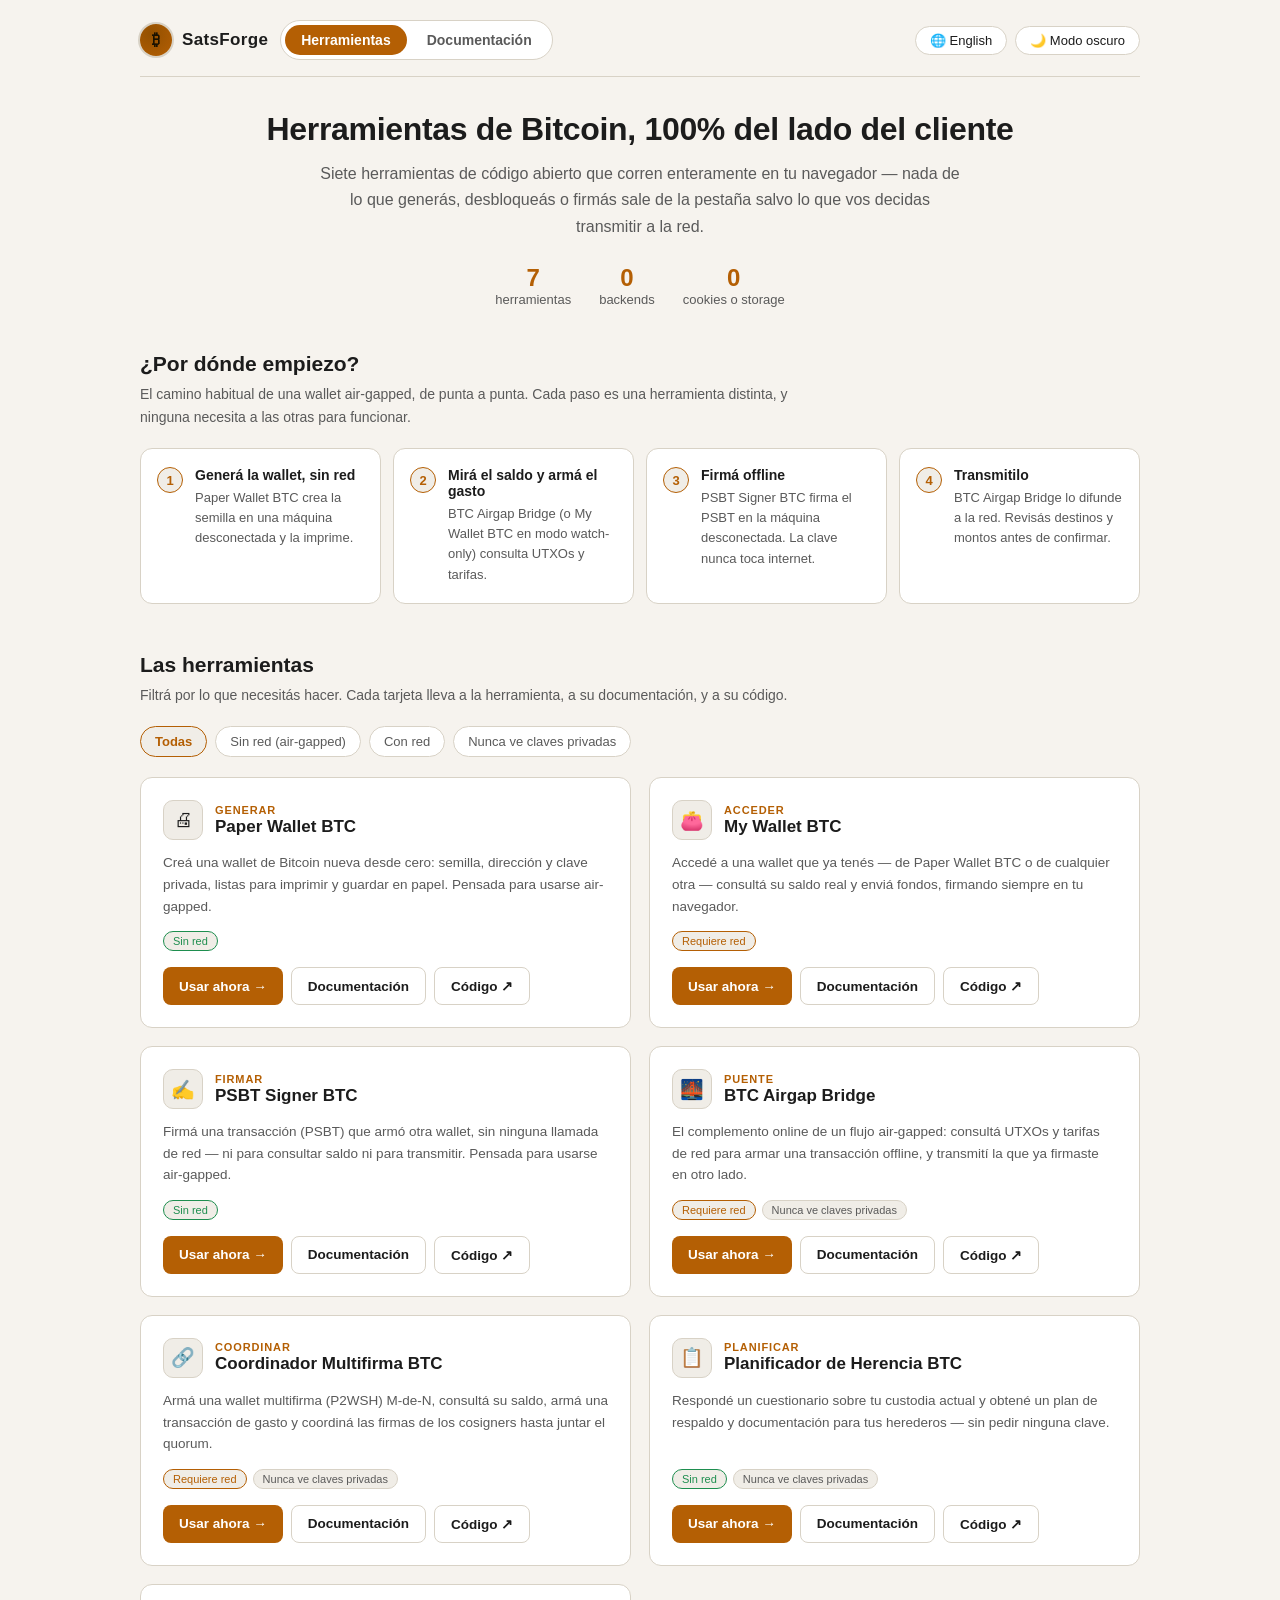
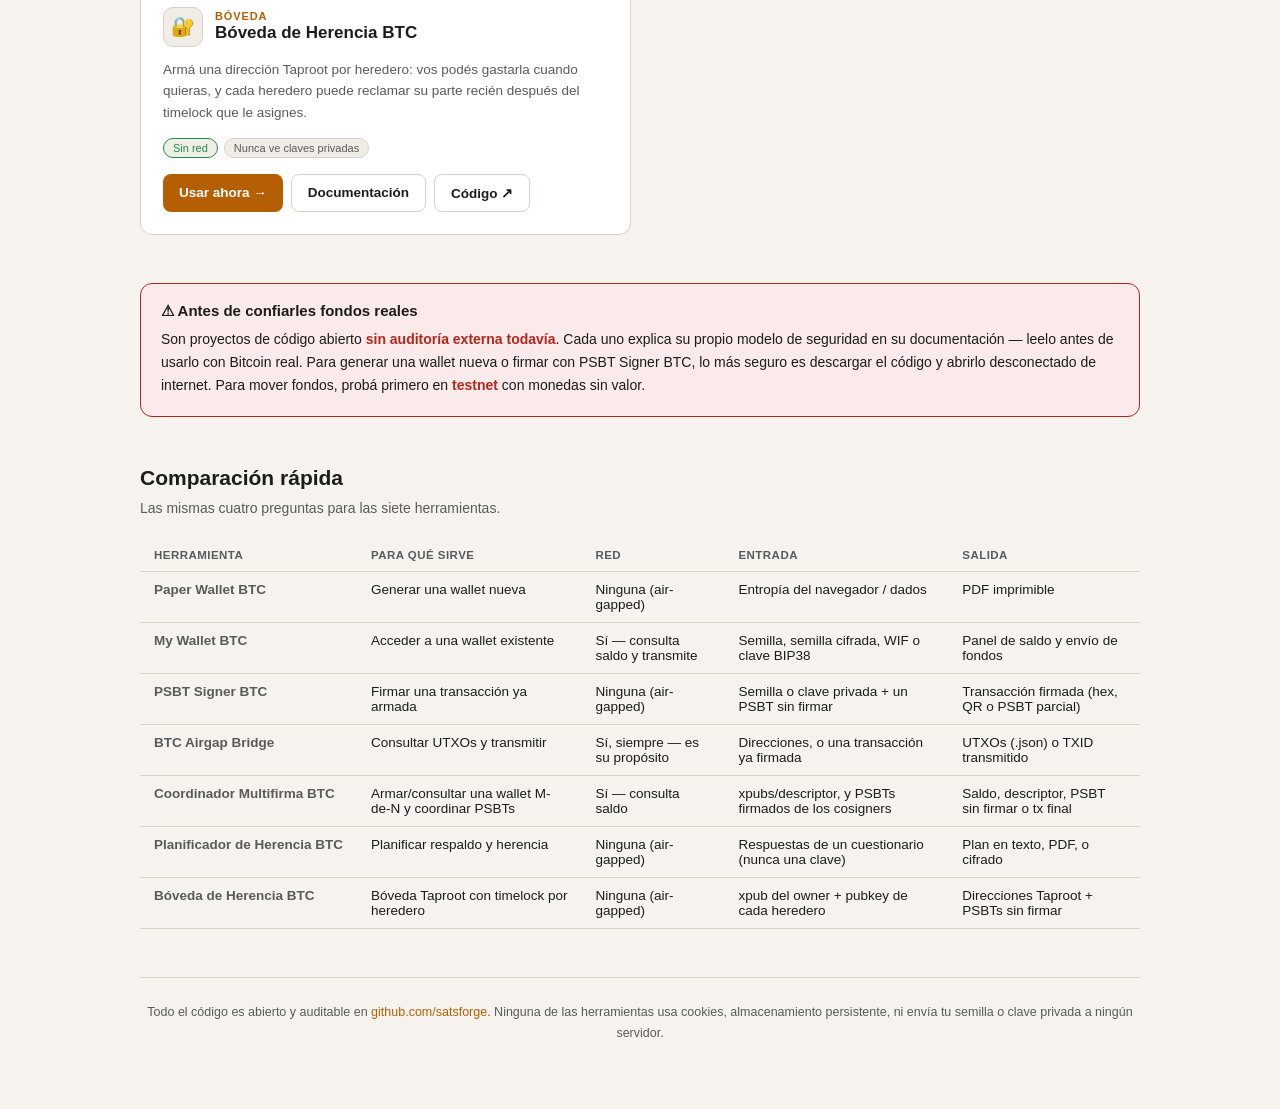
<file: index.html>
<!doctype html>
<html lang="es">
<head>
<meta charset="utf-8">
<meta name="viewport" content="width=device-width, initial-scale=1">
<!-- The tools themselves are single self-contained files that pin a SHA-256
     of their own inline script. This landing page is a plain website instead,
     so its CSS/JS live in assets/ and 'self' does the same job without a hash
     that has to be recomputed by hand on every edit (and that would silently
     blank the page if anyone forgot). -->
<meta http-equiv="Content-Security-Policy" content="default-src 'none'; script-src 'self'; style-src 'self'; img-src 'self' data:; font-src 'self'; connect-src 'none'; base-uri 'none'; form-action 'none'; object-src 'none'; frame-src 'none'; manifest-src 'none'">
<meta name="description" content="Herramientas de Bitcoin 100% del lado del cliente: generá una wallet nueva en papel, accedé a una existente y enviá fondos, firmá un PSBT offline, consultá UTXOs y transmití una transacción ya firmada, coordiná una wallet multifirma, planificá tu herencia, o armá una bóveda Taproot con timelock por heredero.">
<title>SatsForge — Herramientas de Bitcoin</title>
<link rel="icon" href="data:image/svg+xml,%3Csvg xmlns='http://www.w3.org/2000/svg' viewBox='0 0 32 32'%3E%3Ccircle cx='16' cy='16' r='15' fill='%23f7931a'/%3E%3Ctext x='16' y='23' font-family='Arial,sans-serif' font-size='20' font-weight='bold' fill='%231a1200' text-anchor='middle'%3E%E2%82%BF%3C/text%3E%3C/svg%3E">
<link rel="stylesheet" href="./assets/site.css">
</head>
<body>
<div class="app">

  <header class="topbar">
    <a class="brand" href="#/herramientas"><span class="coin">₿</span> SatsForge</a>

    <nav class="tabs" role="tablist" aria-label="Secciones">
      <button class="tab" id="tab-tools" role="tab" type="button" aria-controls="panel-tools" aria-selected="true" data-tab="herramientas" data-i18n="nav.tools">Herramientas</button>
      <button class="tab" id="tab-docs" role="tab" type="button" aria-controls="panel-docs" aria-selected="false" data-tab="docs" data-i18n="nav.docs">Documentación</button>
    </nav>

    <div class="topbar-actions">
      <button class="pill" id="lang-toggle" type="button" data-i18n="topbar.lang.toEnglish">🌐 English</button>
      <button class="pill" id="theme-toggle" type="button" data-i18n="topbar.theme.toLight">☀ Modo claro</button>
    </div>
  </header>

  <!-- ============================ HERRAMIENTAS ============================ -->
  <main id="panel-tools" role="tabpanel" aria-labelledby="tab-tools" tabindex="-1">

    <section class="hero">
      <h1 data-i18n="hero.title">Herramientas de Bitcoin, 100% del lado del cliente</h1>
      <p data-i18n="hero.subtitle">Siete herramientas de código abierto que corren enteramente en tu navegador — nada de lo que generás, desbloqueás o firmás sale de la pestaña salvo lo que vos decidas transmitir a la red.</p>
      <div class="hero-stats">
        <span class="stat"><strong>7</strong> <span data-i18n="hero.stat.tools">herramientas</span></span>
        <span class="stat"><strong>0</strong> <span data-i18n="hero.stat.backend">backends</span></span>
        <span class="stat"><strong>0</strong> <span data-i18n="hero.stat.storage">cookies o storage</span></span>
      </div>
    </section>

    <section class="flow" aria-labelledby="flow-title">
      <h2 id="flow-title" data-i18n="flow.title">¿Por dónde empiezo?</h2>
      <p class="section-sub" data-i18n="flow.sub">El camino habitual de una wallet air-gapped, de punta a punta. Cada paso es una herramienta distinta, y ninguna necesita a las otras para funcionar.</p>
      <ol class="flow-steps">
        <li class="flow-step">
          <span class="flow-num">1</span>
          <div>
            <strong data-i18n="flow.s1.t">Generá la wallet, sin red</strong>
            <p data-i18n="flow.s1.d">Paper Wallet BTC crea la semilla en una máquina desconectada y la imprime.</p>
          </div>
        </li>
        <li class="flow-step">
          <span class="flow-num">2</span>
          <div>
            <strong data-i18n="flow.s2.t">Mirá el saldo y armá el gasto</strong>
            <p data-i18n="flow.s2.d">BTC Airgap Bridge (o My Wallet BTC en modo watch-only) consulta UTXOs y tarifas.</p>
          </div>
        </li>
        <li class="flow-step">
          <span class="flow-num">3</span>
          <div>
            <strong data-i18n="flow.s3.t">Firmá offline</strong>
            <p data-i18n="flow.s3.d">PSBT Signer BTC firma el PSBT en la máquina desconectada. La clave nunca toca internet.</p>
          </div>
        </li>
        <li class="flow-step">
          <span class="flow-num">4</span>
          <div>
            <strong data-i18n="flow.s4.t">Transmitilo</strong>
            <p data-i18n="flow.s4.d">BTC Airgap Bridge lo difunde a la red. Revisás destinos y montos antes de confirmar.</p>
          </div>
        </li>
      </ol>
    </section>

    <section aria-labelledby="tools-title">
      <h2 id="tools-title" data-i18n="tools.title">Las herramientas</h2>
      <p class="section-sub" data-i18n="tools.sub">Filtrá por lo que necesitás hacer. Cada tarjeta lleva a la herramienta, a su documentación, y a su código.</p>

      <div class="filters" role="group" aria-label="Filtros">
        <button class="chip is-active" type="button" data-filter="all" data-i18n="filter.all">Todas</button>
        <button class="chip" type="button" data-filter="airgap" data-i18n="filter.airgap">Sin red (air-gapped)</button>
        <button class="chip" type="button" data-filter="online" data-i18n="filter.online">Con red</button>
        <button class="chip" type="button" data-filter="nokeys" data-i18n="filter.nokeys">Nunca ve claves privadas</button>
      </div>

      <div class="cards" id="cards"></div>
      <p class="cards-empty" id="cards-empty" hidden data-i18n="filter.empty">Ninguna herramienta coincide con ese filtro.</p>
    </section>

    <section class="notice" aria-labelledby="notice-title">
      <h3 id="notice-title" data-i18n="notice.title">⚠ Antes de confiarles fondos reales</h3>
      <p data-i18n="notice.body">Son proyectos de código abierto <strong>sin auditoría externa todavía</strong>. Cada uno explica su propio modelo de seguridad en su documentación — leelo antes de usarlo con Bitcoin real. Para generar una wallet nueva o firmar con PSBT Signer BTC, lo más seguro es descargar el código y abrirlo desconectado de internet. Para mover fondos, probá primero en <strong>testnet</strong> con monedas sin valor.</p>
    </section>

    <section aria-labelledby="compare-title">
      <h2 id="compare-title" data-i18n="compare.title">Comparación rápida</h2>
      <p class="section-sub" data-i18n="compare.sub">Las mismas cuatro preguntas para las siete herramientas.</p>
      <div class="compare-wrap">
        <table class="compare" id="compare"></table>
      </div>
    </section>

  </main>

  <!-- ============================ DOCUMENTACIÓN ============================ -->
  <main id="panel-docs" role="tabpanel" aria-labelledby="tab-docs" tabindex="-1" hidden>

    <section class="hero hero-docs">
      <h1 data-i18n="docs.title">Documentación</h1>
      <p data-i18n="docs.subtitle">Qué hace cada herramienta, cuándo conviene usarla, cómo se usa paso a paso, qué garantiza su modelo de seguridad y qué <em>no</em> hace.</p>
    </section>

    <div class="docs-layout">
      <nav class="docs-nav" id="docs-nav" aria-label="Herramientas"></nav>
      <article class="docs-body" id="docs-body"></article>
    </div>

  </main>

  <footer>
    <p data-i18n="footer.note">Todo el código es abierto y auditable en <a href="https://github.com/satsforge" target="_blank" rel="noopener noreferrer">github.com/satsforge</a>. Ninguna de las herramientas usa cookies, almacenamiento persistente, ni envía tu semilla o clave privada a ningún servidor.</p>
  </footer>

</div>
<script src="./assets/site.js"></script>
</body>
</html>
</file>
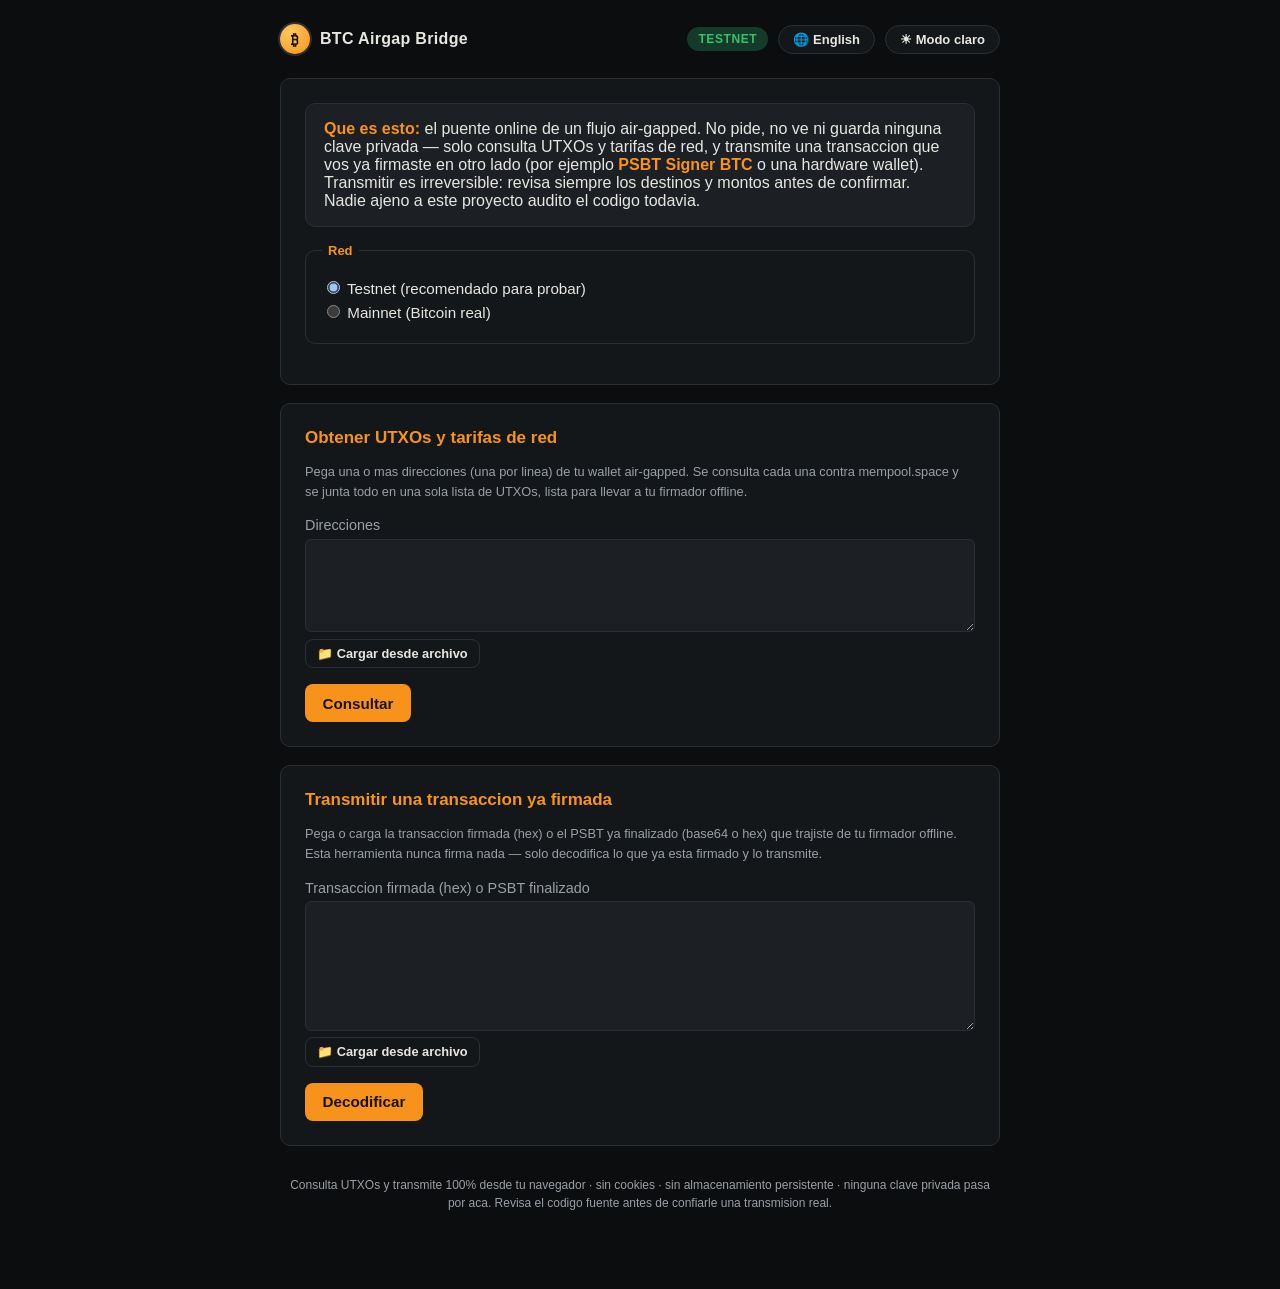
<file: btc-airgap-bridge/index.html>
<!doctype html>
<html lang="es" data-theme="dark">
<head>
<meta charset="utf-8">
<meta name="viewport" content="width=device-width, initial-scale=1">
<meta http-equiv="Content-Security-Policy" content="default-src 'none'; script-src 'sha256-LcW3PrSVBR+MYFrD7M2WfZdY3OiJ3H9QyDFM5FH4POg='; style-src 'unsafe-inline'; img-src 'self' data:; font-src 'self'; connect-src https://mempool.space; frame-src 'none'; object-src 'none'; base-uri 'none'; form-action 'none'; manifest-src 'none'">
<title>BTC Airgap Bridge</title>
<link rel="icon" href="data:image/svg+xml,%3Csvg xmlns='http://www.w3.org/2000/svg' viewBox='0 0 32 32'%3E%3Ccircle cx='16' cy='16' r='15' fill='%23f7931a'/%3E%3Ctext x='16' y='23' font-family='Arial,sans-serif' font-size='20' font-weight='bold' fill='%231a1200' text-anchor='middle'%3E%E2%82%BF%3C/text%3E%3C/svg%3E">
<style>:root{--bg: #0b0d0f;--bg-panel: #14171a;--bg-panel-2: #1c2024;--border: #2a2f34;--text: #e8e6e1;--text-dim: #9aa0a6;--accent: #f7931a;--accent-2: #ffc75f;--accent-text: #1a1200;--danger: #e05353;--danger-bg: #2a1414;--ok: #35c26b;--mono: "Roboto Mono", "Fira Code", "Courier New", monospace;--sans: -apple-system, BlinkMacSystemFont, "Segoe UI", Helvetica, Arial, sans-serif;--radius: 10px;color-scheme:dark}[data-theme=light]{--bg: #f6f3ee;--bg-panel: #ffffff;--bg-panel-2: #f0ede7;--border: #d8d2c6;--text: #1c1c1c;--text-dim: #5a5a5a;--accent: #b45f04;--accent-2: #935000;--accent-text: #ffffff;--danger: #b3261e;--danger-bg: #fbeaea;--ok: #1e8e4f;color-scheme:light}*{box-sizing:border-box}[hidden]{display:none!important}html,body{margin:0;padding:0;background:var(--bg);color:var(--text);font-family:var(--sans);min-height:100%}body{padding:24px 16px 64px}.app{max-width:720px;margin:0 auto}.topbar{display:flex;align-items:center;justify-content:space-between;margin-bottom:24px;gap:12px;flex-wrap:wrap}.topbar-actions{display:flex;align-items:center;gap:10px;flex-wrap:wrap}.brand{display:flex;align-items:center;gap:10px;font-weight:700;letter-spacing:.02em}.brand .coin{width:30px;height:30px;border-radius:50%;background:radial-gradient(circle at 35% 30%,var(--accent-2),var(--accent));display:flex;align-items:center;justify-content:center;color:#1a1200;font-weight:900;font-size:15px;box-shadow:0 0 0 2px var(--border)}.theme-toggle{background:var(--bg-panel);border:1px solid var(--border);color:var(--text);border-radius:999px;padding:6px 14px;font-size:13px;cursor:pointer}.theme-toggle:hover{border-color:var(--accent)}.badge{font-size:.75rem;font-weight:700;padding:.3rem .7rem;border-radius:999px;letter-spacing:.05em}.badge-testnet{background:#143a2a;color:var(--ok)}.badge-mainnet{background:#3a1414;color:var(--danger)}.panel{background:var(--bg-panel);border:1px solid var(--border);border-radius:var(--radius);padding:24px;margin-bottom:18px}h2{font-size:17px;margin:0 0 14px;color:var(--accent)}.h2-compact{font-size:14px}p{line-height:1.55}strong{color:var(--text)}.notice{border-radius:var(--radius);padding:16px 18px;margin:0 0 16px}.notice-info{background:var(--bg-panel-2);border:1px solid var(--border);color:var(--text)}.notice-info strong{color:var(--accent)}fieldset{border:1px solid var(--border);border-radius:var(--radius);margin:0 0 16px;padding:14px 16px 16px}legend{padding:0 6px;color:var(--accent);font-size:13px;font-weight:600}.network-choice label{display:block;margin:.35rem 0;font-size:.95rem}.mainnet-confirm{color:var(--danger);font-size:.85rem}.field{display:block;margin-bottom:1rem;font-size:.9rem;color:var(--text-dim)}.field input,.field textarea{display:block;width:100%;margin-top:.35rem;background:var(--bg-panel-2);border:1px solid var(--border);border-radius:6px;color:var(--text);padding:.6rem .7rem;font-size:.95rem;font-family:var(--sans)}.field textarea{resize:vertical;font-family:var(--mono)}.field input:focus,.field textarea:focus{outline:none;border-color:var(--accent)}.checkbox-field{display:flex;align-items:center;gap:.5rem;margin:.75rem 0;font-size:.9rem}.hint{color:var(--text-dim);font-size:.8rem;margin:.5rem 0 1rem}.file-load-row{margin-top:.4rem}.file-load-row button{font-size:.8rem;padding:.4rem .7rem}button{appearance:none;border:none;border-radius:8px;padding:.65rem 1.1rem;font-size:.95rem;font-weight:600;cursor:pointer;transition:transform .05s ease,opacity .15s ease}button:active{transform:scale(.98)}button:disabled{opacity:.4;cursor:not-allowed}.btn-primary{background:var(--accent);color:var(--accent-text)}.btn-primary:hover:not(:disabled){background:var(--accent-2)}.btn-secondary{background:transparent;color:var(--text);border:1px solid var(--border)}.btn-secondary:hover:not(:disabled){border-color:var(--accent)}.actions-row{display:flex;gap:.6rem;flex-wrap:wrap;margin-top:1rem}.error{background:var(--danger-bg);color:var(--danger);border-radius:8px;padding:.6rem .8rem;font-size:.85rem}.spinner{width:24px;height:24px;border-radius:50%;border:3px solid var(--border);border-top-color:var(--accent);animation:spin .8s linear infinite;margin:0 auto .75rem}@keyframes spin{to{transform:rotate(360deg)}}.scan-log{text-align:center;color:var(--text-dim);font-size:.85rem;min-height:1.2em}.mono{font-family:var(--mono);word-break:break-all;font-size:.85rem}.review-list{display:grid;grid-template-columns:auto 1fr;gap:.4rem 1rem;font-size:.9rem;margin-bottom:1rem}.review-list dt{color:var(--text-dim)}.review-list dd{margin:0;font-family:var(--mono)}.fee-grid{display:grid;grid-template-columns:repeat(auto-fit,minmax(140px,1fr));gap:.6rem;margin:.5rem 0 1rem}.fee-cell{background:var(--bg-panel-2);border:1px solid var(--border);border-radius:var(--radius);padding:.7rem .9rem;text-align:center}.fee-cell-label{display:block;color:var(--text-dim);font-size:.75rem}.fee-cell-value{display:block;font-size:1.15rem;font-weight:700;margin-top:.15rem}.fee-cell-unit{color:var(--text-dim);font-size:.7rem;font-weight:400}.output-list,.utxo-list{list-style:none;padding:0;margin:.5rem 0 1rem}.output-row,.utxo-row{display:flex;justify-content:space-between;align-items:baseline;gap:.75rem;background:var(--bg-panel-2);border:1px solid var(--border);border-radius:var(--radius);padding:.6rem .8rem;margin-bottom:.5rem;font-size:.85rem}.output-address,.utxo-outpoint{font-family:var(--mono);word-break:break-all;flex:1 1 auto;min-width:0}.utxo-address{color:var(--text-dim);font-size:.75rem;display:block;margin-top:.15rem}.output-amount,.utxo-amount{white-space:nowrap;font-weight:600}.list-empty{color:var(--text-dim);font-size:.9rem;padding:.5rem 0}.qr-wrap{text-align:center;margin:1rem 0}.qr-wrap img{display:block;margin:0 auto;border-radius:6px;background:#fff;padding:8px;max-width:220px}a{color:var(--accent)}.footer-note{font-size:12px;color:var(--text-dim);text-align:center;margin-top:30px}</style>
</head>
<body>
<div class="app">

<div class="topbar">
  <div class="brand"><span class="coin">₿</span> <span data-i18n="topbar.brand">BTC Airgap Bridge</span></div>
  <div class="topbar-actions">
    <span id="network-badge" class="badge badge-testnet">TESTNET</span>
    <button class="theme-toggle" id="lang-toggle" type="button" data-i18n="topbar.lang.toEnglish">🌐 English</button>
    <button class="theme-toggle" id="theme-toggle" type="button" data-i18n="topbar.theme.toLight">☀ Modo claro</button>
  </div>
</div>

<main>

<div class="panel">
  <div class="notice notice-info" data-i18n="notice.warning">
    <strong>Que es esto:</strong> el puente online de un flujo air-gapped...
  </div>

  <fieldset class="network-choice">
    <legend data-i18n="network.legend">Red</legend>
    <label><input type="radio" name="network" id="network-testnet" checked> <span data-i18n="network.testnet.label">Testnet (recomendado para probar)</span></label>
    <label><input type="radio" name="network" id="network-mainnet"> <span data-i18n="network.mainnet.label">Mainnet (Bitcoin real)</span></label>
    <label id="mainnet-confirm-wrap" hidden class="mainnet-confirm">
      <input type="checkbox" id="mainnet-confirm-checkbox">
      <span data-i18n="network.mainnet.confirm">Entiendo que voy a operar con Bitcoin real y puedo perder mis fondos si me equivoco.</span>
    </label>
  </fieldset>
</div>

<section class="panel">
  <h2 data-i18n="utxos.title">Obtener UTXOs y tarifas de red</h2>
  <p class="hint" data-i18n="utxos.hint">Pega una o mas direcciones...</p>

  <form id="utxos-form">
    <label class="field">
      <span data-i18n="utxos.address.label">Direcciones</span>
      <textarea id="address-input" rows="4" autocomplete="off" spellcheck="false"></textarea>
      <div class="file-load-row">
        <button type="button" class="btn-secondary" id="address-file-btn" data-i18n="fileLoad.button">📁 Cargar desde archivo</button>
        <input type="file" id="address-file-input" accept=".txt,text/plain" hidden>
      </div>
    </label>

    <p id="utxos-error" class="error" hidden></p>

    <button type="submit" id="utxos-query-btn" class="btn-primary" data-i18n="utxos.query">Consultar</button>
  </form>

  <div id="utxos-progress" class="scan-log" hidden></div>

  <div id="utxos-results" hidden>
    <h2 data-i18n="utxos.results.title">Resultado</h2>

    <h2 data-i18n="utxos.fee.title" style="font-size:14px;">Tarifas de red actuales</h2>
    <div class="fee-grid">
      <div class="fee-cell">
        <span class="fee-cell-label" data-i18n="utxos.fee.fast">Rapida (~1 bloque)</span>
        <span class="fee-cell-value" id="fee-fast">-</span>
      </div>
      <div class="fee-cell">
        <span class="fee-cell-label" data-i18n="utxos.fee.medium">Media (~1 hora)</span>
        <span class="fee-cell-value" id="fee-medium">-</span>
      </div>
      <div class="fee-cell">
        <span class="fee-cell-label" data-i18n="utxos.fee.economy">Economica (~1 dia)</span>
        <span class="fee-cell-value" id="fee-economy">-</span>
      </div>
    </div>

    <dl class="review-list">
      <dt data-i18n="utxos.height.label">Altura de bloque actual</dt><dd id="utxos-height"></dd>
      <dt data-i18n="utxos.balance.label">Saldo total consultado</dt><dd id="utxos-balance"></dd>
    </dl>

    <h2 data-i18n="utxos.list.title" style="font-size:14px;">UTXOs</h2>
    <ul class="utxo-list" id="utxos-list"></ul>

    <div class="actions-row">
      <button type="button" id="utxos-download-btn" class="btn-secondary" data-i18n="utxos.download">⬇ Descargar UTXOs (.json)</button>
    </div>
  </div>
</section>

<section class="panel">
  <h2 data-i18n="broadcast.title">Transmitir una transaccion ya firmada</h2>
  <p class="hint" data-i18n="broadcast.hint">Pega o carga la transaccion firmada...</p>

  <form id="broadcast-form">
    <label class="field">
      <span data-i18n="broadcast.label">Transaccion firmada (hex) o PSBT finalizado</span>
      <textarea id="signed-tx-input" rows="6" autocomplete="off" spellcheck="false"></textarea>
      <div class="file-load-row">
        <button type="button" class="btn-secondary" id="signed-tx-file-btn" data-i18n="fileLoad.button">📁 Cargar desde archivo</button>
        <input type="file" id="signed-tx-file-input" accept=".txt,text/plain,.psbt" hidden>
      </div>
    </label>

    <p id="broadcast-error" class="error" hidden></p>

    <button type="submit" class="btn-primary" data-i18n="broadcast.decode">Decodificar</button>
  </form>

  <div id="broadcast-review" hidden>
    <h2 data-i18n="broadcast.review.title">Revisar antes de transmitir</h2>

    <dl class="review-list">
      <dt data-i18n="broadcast.review.txid">TXID (una vez transmitida)</dt><dd id="review-txid" class="mono"></dd>
      <dt data-i18n="broadcast.review.vsize">Tamano virtual</dt><dd id="review-vsize"></dd>
      <dt data-i18n="broadcast.review.outputsTotal">Total de salidas</dt><dd id="review-outputs-total"></dd>
      <dt data-i18n="broadcast.review.fee">Comision</dt><dd id="review-fee"></dd>
    </dl>

    <h2 data-i18n="broadcast.review.inputs" class="h2-compact">Entradas</h2>
    <ul class="output-list" id="review-inputs"></ul>

    <h2 data-i18n="broadcast.review.outputs" class="h2-compact">Salidas</h2>
    <ul class="output-list" id="review-outputs"></ul>

    <label class="checkbox-field">
      <input type="checkbox" id="review-confirm-checkbox">
      <span data-i18n="broadcast.review.confirm">Revise los destinos y los montos...</span>
    </label>

    <p id="review-error" class="error" hidden></p>

    <div class="actions-row">
      <button id="confirm-send-btn" class="btn-primary" disabled data-i18n="broadcast.review.send">Transmitir</button>
      <button id="cancel-review-btn" type="button" class="btn-secondary" data-i18n="broadcast.review.cancel">Cancelar</button>
    </div>
  </div>

  <div id="broadcast-result" hidden>
    <h2 data-i18n="broadcast.result.title">Transaccion transmitida</h2>
    <p class="hint" data-i18n="broadcast.result.hint">Ya esta en la red...</p>

    <dl class="review-list">
      <dt data-i18n="broadcast.result.txid">TXID</dt><dd id="result-txid" class="mono"></dd>
    </dl>

    <p><a id="result-link" href="#" target="_blank" rel="noopener noreferrer" data-i18n="broadcast.result.link">Ver en mempool.space</a></p>

    <div class="qr-wrap">
      <img id="result-qr" alt="">
    </div>

    <div class="actions-row">
      <button id="result-copy-btn" type="button" class="btn-secondary" data-i18n="broadcast.result.copy">Copiar TXID</button>
      <button id="result-another-btn" type="button" class="btn-primary" data-i18n="broadcast.result.another">Transmitir otra</button>
    </div>
  </div>
</section>

</main>

<p class="footer-note" data-i18n="footer.note">
  Consulta UTXOs y transmite 100% desde tu navegador...
</p>

</div>
<script>(()=>{var qf=Object.create;var ts=Object.defineProperty;var Kf=Object.getOwnPropertyDescriptor;var Vf=Object.getOwnPropertyNames;var Wf=Object.getPrototypeOf,Yf=Object.prototype.hasOwnProperty;var X=(t,e)=>()=>{try{return e||t((e={exports:{}}).exports,e),e.exports}catch(n){throw e=0,n}};var Gf=(t,e,n,r)=>{if(e&&typeof e=="object"||typeof e=="function")for(let o of Vf(e))!Yf.call(t,o)&&o!==n&&ts(t,o,{get:()=>e[o],enumerable:!(r=Kf(e,o))||r.enumerable});return t};var Xf=(t,e,n)=>(n=t!=null?qf(Wf(t)):{},Gf(e||!t||!t.__esModule?ts(n,"default",{value:t,enumerable:!0}):n,t));var ga=X((o0,pa)=>{pa.exports=function(){return typeof Promise=="function"&&Promise.prototype&&Promise.prototype.then}});var Tt=X(Dt=>{var Ii,ul=[0,26,44,70,100,134,172,196,242,292,346,404,466,532,581,655,733,815,901,991,1085,1156,1258,1364,1474,1588,1706,1828,1921,2051,2185,2323,2465,2611,2761,2876,3034,3196,3362,3532,3706];Dt.getSymbolSize=function(e){if(!e)throw new Error('"version" cannot be null or undefined');if(e<1||e>40)throw new Error('"version" should be in range from 1 to 40');return e*4+17};Dt.getSymbolTotalCodewords=function(e){return ul[e]};Dt.getBCHDigit=function(t){let e=0;for(;t!==0;)e++,t>>>=1;return e};Dt.setToSJISFunction=function(e){if(typeof e!="function")throw new Error('"toSJISFunc" is not a valid function.');Ii=e};Dt.isKanjiModeEnabled=function(){return typeof Ii<"u"};Dt.toSJIS=function(e){return Ii(e)}});var ro=X(Re=>{Re.L={bit:1};Re.M={bit:0};Re.Q={bit:3};Re.H={bit:2};function dl(t){if(typeof t!="string")throw new Error("Param is not a string");switch(t.toLowerCase()){case"l":case"low":return Re.L;case"m":case"medium":return Re.M;case"q":case"quartile":return Re.Q;case"h":case"high":return Re.H;default:throw new Error("Unknown EC Level: "+t)}}Re.isValid=function(e){return e&&typeof e.bit<"u"&&e.bit>=0&&e.bit<4};Re.from=function(e,n){if(Re.isValid(e))return e;try{return dl(e)}catch{return n}}});var ba=X((c0,ya)=>{function wa(){this.buffer=[],this.length=0}wa.prototype={get:function(t){let e=Math.floor(t/8);return(this.buffer[e]>>>7-t%8&1)===1},put:function(t,e){for(let n=0;n<e;n++)this.putBit((t>>>e-n-1&1)===1)},getLengthInBits:function(){return this.length},putBit:function(t){let e=Math.floor(this.length/8);this.buffer.length<=e&&this.buffer.push(0),t&&(this.buffer[e]|=128>>>this.length%8),this.length++}};ya.exports=wa});var xa=X((a0,ma)=>{function Gn(t){if(!t||t<1)throw new Error("BitMatrix size must be defined and greater than 0");this.size=t,this.data=new Uint8Array(t*t),this.reservedBit=new Uint8Array(t*t)}Gn.prototype.set=function(t,e,n,r){let o=t*this.size+e;this.data[o]=n,r&&(this.reservedBit[o]=!0)};Gn.prototype.get=function(t,e){return this.data[t*this.size+e]};Gn.prototype.xor=function(t,e,n){this.data[t*this.size+e]^=n};Gn.prototype.isReserved=function(t,e){return this.reservedBit[t*this.size+e]};ma.exports=Gn});var Ea=X(oo=>{var ll=Tt().getSymbolSize;oo.getRowColCoords=function(e){if(e===1)return[];let n=Math.floor(e/7)+2,r=ll(e),o=r===145?26:Math.ceil((r-13)/(2*n-2))*2,i=[r-7];for(let s=1;s<n-1;s++)i[s]=i[s-1]-o;return i.push(6),i.reverse()};oo.getPositions=function(e){let n=[],r=oo.getRowColCoords(e),o=r.length;for(let i=0;i<o;i++)for(let s=0;s<o;s++)i===0&&s===0||i===0&&s===o-1||i===o-1&&s===0||n.push([r[i],r[s]]);return n}});var Ba=X(Ta=>{var hl=Tt().getSymbolSize,Sa=7;Ta.getPositions=function(e){let n=hl(e);return[[0,0],[n-Sa,0],[0,n-Sa]]}});var ka=X(Q=>{Q.Patterns={PATTERN000:0,PATTERN001:1,PATTERN010:2,PATTERN011:3,PATTERN100:4,PATTERN101:5,PATTERN110:6,PATTERN111:7};var zt={N1:3,N2:3,N3:40,N4:10};Q.isValid=function(e){return e!=null&&e!==""&&!isNaN(e)&&e>=0&&e<=7};Q.from=function(e){return Q.isValid(e)?parseInt(e,10):void 0};Q.getPenaltyN1=function(e){let n=e.size,r=0,o=0,i=0,s=null,c=null;for(let a=0;a<n;a++){o=i=0,s=c=null;for(let f=0;f<n;f++){let u=e.get(a,f);u===s?o++:(o>=5&&(r+=zt.N1+(o-5)),s=u,o=1),u=e.get(f,a),u===c?i++:(i>=5&&(r+=zt.N1+(i-5)),c=u,i=1)}o>=5&&(r+=zt.N1+(o-5)),i>=5&&(r+=zt.N1+(i-5))}return r};Q.getPenaltyN2=function(e){let n=e.size,r=0;for(let o=0;o<n-1;o++)for(let i=0;i<n-1;i++){let s=e.get(o,i)+e.get(o,i+1)+e.get(o+1,i)+e.get(o+1,i+1);(s===4||s===0)&&r++}return r*zt.N2};Q.getPenaltyN3=function(e){let n=e.size,r=0,o=0,i=0;for(let s=0;s<n;s++){o=i=0;for(let c=0;c<n;c++)o=o<<1&2047|e.get(s,c),c>=10&&(o===1488||o===93)&&r++,i=i<<1&2047|e.get(c,s),c>=10&&(i===1488||i===93)&&r++}return r*zt.N3};Q.getPenaltyN4=function(e){let n=0,r=e.data.length;for(let i=0;i<r;i++)n+=e.data[i];return Math.abs(Math.ceil(n*100/r/5)-10)*zt.N4};function pl(t,e,n){switch(t){case Q.Patterns.PATTERN000:return(e+n)%2===0;case Q.Patterns.PATTERN001:return e%2===0;case Q.Patterns.PATTERN010:return n%3===0;case Q.Patterns.PATTERN011:return(e+n)%3===0;case Q.Patterns.PATTERN100:return(Math.floor(e/2)+Math.floor(n/3))%2===0;case Q.Patterns.PATTERN101:return e*n%2+e*n%3===0;case Q.Patterns.PATTERN110:return(e*n%2+e*n%3)%2===0;case Q.Patterns.PATTERN111:return(e*n%3+(e+n)%2)%2===0;default:throw new Error("bad maskPattern:"+t)}}Q.applyMask=function(e,n){let r=n.size;for(let o=0;o<r;o++)for(let i=0;i<r;i++)n.isReserved(i,o)||n.xor(i,o,pl(e,i,o))};Q.getBestMask=function(e,n){let r=Object.keys(Q.Patterns).length,o=0,i=1/0;for(let s=0;s<r;s++){n(s),Q.applyMask(s,e);let c=Q.getPenaltyN1(e)+Q.getPenaltyN2(e)+Q.getPenaltyN3(e)+Q.getPenaltyN4(e);Q.applyMask(s,e),c<i&&(i=c,o=s)}return o}});var Ui=X(Oi=>{var Bt=ro(),io=[1,1,1,1,1,1,1,1,1,1,2,2,1,2,2,4,1,2,4,4,2,4,4,4,2,4,6,5,2,4,6,6,2,5,8,8,4,5,8,8,4,5,8,11,4,8,10,11,4,9,12,16,4,9,16,16,6,10,12,18,6,10,17,16,6,11,16,19,6,13,18,21,7,14,21,25,8,16,20,25,8,17,23,25,9,17,23,34,9,18,25,30,10,20,27,32,12,21,29,35,12,23,34,37,12,25,34,40,13,26,35,42,14,28,38,45,15,29,40,48,16,31,43,51,17,33,45,54,18,35,48,57,19,37,51,60,19,38,53,63,20,40,56,66,21,43,59,70,22,45,62,74,24,47,65,77,25,49,68,81],so=[7,10,13,17,10,16,22,28,15,26,36,44,20,36,52,64,26,48,72,88,36,64,96,112,40,72,108,130,48,88,132,156,60,110,160,192,72,130,192,224,80,150,224,264,96,176,260,308,104,198,288,352,120,216,320,384,132,240,360,432,144,280,408,480,168,308,448,532,180,338,504,588,196,364,546,650,224,416,600,700,224,442,644,750,252,476,690,816,270,504,750,900,300,560,810,960,312,588,870,1050,336,644,952,1110,360,700,1020,1200,390,728,1050,1260,420,784,1140,1350,450,812,1200,1440,480,868,1290,1530,510,924,1350,1620,540,980,1440,1710,570,1036,1530,1800,570,1064,1590,1890,600,1120,1680,1980,630,1204,1770,2100,660,1260,1860,2220,720,1316,1950,2310,750,1372,2040,2430];Oi.getBlocksCount=function(e,n){switch(n){case Bt.L:return io[(e-1)*4+0];case Bt.M:return io[(e-1)*4+1];case Bt.Q:return io[(e-1)*4+2];case Bt.H:return io[(e-1)*4+3];default:return}};Oi.getTotalCodewordsCount=function(e,n){switch(n){case Bt.L:return so[(e-1)*4+0];case Bt.M:return so[(e-1)*4+1];case Bt.Q:return so[(e-1)*4+2];case Bt.H:return so[(e-1)*4+3];default:return}}});var Pa=X(ao=>{var Xn=new Uint8Array(512),co=new Uint8Array(256);(function(){let e=1;for(let n=0;n<255;n++)Xn[n]=e,co[e]=n,e<<=1,e&256&&(e^=285);for(let n=255;n<512;n++)Xn[n]=Xn[n-255]})();ao.log=function(e){if(e<1)throw new Error("log("+e+")");return co[e]};ao.exp=function(e){return Xn[e]};ao.mul=function(e,n){return e===0||n===0?0:Xn[co[e]+co[n]]}});var Aa=X(Zn=>{var Ci=Pa();Zn.mul=function(e,n){let r=new Uint8Array(e.length+n.length-1);for(let o=0;o<e.length;o++)for(let i=0;i<n.length;i++)r[o+i]^=Ci.mul(e[o],n[i]);return r};Zn.mod=function(e,n){let r=new Uint8Array(e);for(;r.length-n.length>=0;){let o=r[0];for(let s=0;s<n.length;s++)r[s]^=Ci.mul(n[s],o);let i=0;for(;i<r.length&&r[i]===0;)i++;r=r.slice(i)}return r};Zn.generateECPolynomial=function(e){let n=new Uint8Array([1]);for(let r=0;r<e;r++)n=Zn.mul(n,new Uint8Array([1,Ci.exp(r)]));return n}});var Oa=X((g0,Ia)=>{var va=Aa();function $i(t){this.genPoly=void 0,this.degree=t,this.degree&&this.initialize(this.degree)}$i.prototype.initialize=function(e){this.degree=e,this.genPoly=va.generateECPolynomial(this.degree)};$i.prototype.encode=function(e){if(!this.genPoly)throw new Error("Encoder not initialized");let n=new Uint8Array(e.length+this.degree);n.set(e);let r=va.mod(n,this.genPoly),o=this.degree-r.length;if(o>0){let i=new Uint8Array(this.degree);return i.set(r,o),i}return r};Ia.exports=$i});var Li=X(Ua=>{Ua.isValid=function(e){return!isNaN(e)&&e>=1&&e<=40}});var _i=X(ft=>{var Ca="[0-9]+",gl="[A-Z $%*+\\-./:]+",Jn="(?:[u3000-u303F]|[u3040-u309F]|[u30A0-u30FF]|[uFF00-uFFEF]|[u4E00-u9FAF]|[u2605-u2606]|[u2190-u2195]|u203B|[u2010u2015u2018u2019u2025u2026u201Cu201Du2225u2260]|[u0391-u0451]|[u00A7u00A8u00B1u00B4u00D7u00F7])+";Jn=Jn.replace(/u/g,"\\u");var wl="(?:(?![A-Z0-9 $%*+\\-./:]|"+Jn+`)(?:.|[\r
]))+`;ft.KANJI=new RegExp(Jn,"g");ft.BYTE_KANJI=new RegExp("[^A-Z0-9 $%*+\\-./:]+","g");ft.BYTE=new RegExp(wl,"g");ft.NUMERIC=new RegExp(Ca,"g");ft.ALPHANUMERIC=new RegExp(gl,"g");var yl=new RegExp("^"+Jn+"$"),bl=new RegExp("^"+Ca+"$"),ml=new RegExp("^[A-Z0-9 $%*+\\-./:]+$");ft.testKanji=function(e){return yl.test(e)};ft.testNumeric=function(e){return bl.test(e)};ft.testAlphanumeric=function(e){return ml.test(e)}});var kt=X(ge=>{var xl=Li(),Ri=_i();ge.NUMERIC={id:"Numeric",bit:1,ccBits:[10,12,14]};ge.ALPHANUMERIC={id:"Alphanumeric",bit:2,ccBits:[9,11,13]};ge.BYTE={id:"Byte",bit:4,ccBits:[8,16,16]};ge.KANJI={id:"Kanji",bit:8,ccBits:[8,10,12]};ge.MIXED={bit:-1};ge.getCharCountIndicator=function(e,n){if(!e.ccBits)throw new Error("Invalid mode: "+e);if(!xl.isValid(n))throw new Error("Invalid version: "+n);return n>=1&&n<10?e.ccBits[0]:n<27?e.ccBits[1]:e.ccBits[2]};ge.getBestModeForData=function(e){return Ri.testNumeric(e)?ge.NUMERIC:Ri.testAlphanumeric(e)?ge.ALPHANUMERIC:Ri.testKanji(e)?ge.KANJI:ge.BYTE};ge.toString=function(e){if(e&&e.id)return e.id;throw new Error("Invalid mode")};ge.isValid=function(e){return e&&e.bit&&e.ccBits};function El(t){if(typeof t!="string")throw new Error("Param is not a string");switch(t.toLowerCase()){case"numeric":return ge.NUMERIC;case"alphanumeric":return ge.ALPHANUMERIC;case"kanji":return ge.KANJI;case"byte":return ge.BYTE;default:throw new Error("Unknown mode: "+t)}}ge.from=function(e,n){if(ge.isValid(e))return e;try{return El(e)}catch{return n}}});var Na=X(jt=>{var fo=Tt(),Sl=Ui(),$a=ro(),Pt=kt(),Ni=Li(),_a=7973,La=fo.getBCHDigit(_a);function Tl(t,e,n){for(let r=1;r<=40;r++)if(e<=jt.getCapacity(r,n,t))return r}function Ra(t,e){return Pt.getCharCountIndicator(t,e)+4}function Bl(t,e){let n=0;return t.forEach(function(r){let o=Ra(r.mode,e);n+=o+r.getBitsLength()}),n}function kl(t,e){for(let n=1;n<=40;n++)if(Bl(t,n)<=jt.getCapacity(n,e,Pt.MIXED))return n}jt.from=function(e,n){return Ni.isValid(e)?parseInt(e,10):n};jt.getCapacity=function(e,n,r){if(!Ni.isValid(e))throw new Error("Invalid QR Code version");typeof r>"u"&&(r=Pt.BYTE);let o=fo.getSymbolTotalCodewords(e),i=Sl.getTotalCodewordsCount(e,n),s=(o-i)*8;if(r===Pt.MIXED)return s;let c=s-Ra(r,e);switch(r){case Pt.NUMERIC:return Math.floor(c/10*3);case Pt.ALPHANUMERIC:return Math.floor(c/11*2);case Pt.KANJI:return Math.floor(c/13);case Pt.BYTE:default:return Math.floor(c/8)}};jt.getBestVersionForData=function(e,n){let r,o=$a.from(n,$a.M);if(Array.isArray(e)){if(e.length>1)return kl(e,o);if(e.length===0)return 1;r=e[0]}else r=e;return Tl(r.mode,r.getLength(),o)};jt.getEncodedBits=function(e){if(!Ni.isValid(e)||e<7)throw new Error("Invalid QR Code version");let n=e<<12;for(;fo.getBCHDigit(n)-La>=0;)n^=_a<<fo.getBCHDigit(n)-La;return e<<12|n}});var Da=X(Ha=>{var Mi=Tt(),Fa=1335,Pl=21522,Ma=Mi.getBCHDigit(Fa);Ha.getEncodedBits=function(e,n){let r=e.bit<<3|n,o=r<<10;for(;Mi.getBCHDigit(o)-Ma>=0;)o^=Fa<<Mi.getBCHDigit(o)-Ma;return(r<<10|o)^Pl}});var ja=X((E0,za)=>{var Al=kt();function ln(t){this.mode=Al.NUMERIC,this.data=t.toString()}ln.getBitsLength=function(e){return 10*Math.floor(e/3)+(e%3?e%3*3+1:0)};ln.prototype.getLength=function(){return this.data.length};ln.prototype.getBitsLength=function(){return ln.getBitsLength(this.data.length)};ln.prototype.write=function(e){let n,r,o;for(n=0;n+3<=this.data.length;n+=3)r=this.data.substr(n,3),o=parseInt(r,10),e.put(o,10);let i=this.data.length-n;i>0&&(r=this.data.substr(n),o=parseInt(r,10),e.put(o,i*3+1))};za.exports=ln});var Ka=X((S0,qa)=>{var vl=kt(),Fi=["0","1","2","3","4","5","6","7","8","9","A","B","C","D","E","F","G","H","I","J","K","L","M","N","O","P","Q","R","S","T","U","V","W","X","Y","Z"," ","$","%","*","+","-",".","/",":"];function hn(t){this.mode=vl.ALPHANUMERIC,this.data=t}hn.getBitsLength=function(e){return 11*Math.floor(e/2)+6*(e%2)};hn.prototype.getLength=function(){return this.data.length};hn.prototype.getBitsLength=function(){return hn.getBitsLength(this.data.length)};hn.prototype.write=function(e){let n;for(n=0;n+2<=this.data.length;n+=2){let r=Fi.indexOf(this.data[n])*45;r+=Fi.indexOf(this.data[n+1]),e.put(r,11)}this.data.length%2&&e.put(Fi.indexOf(this.data[n]),6)};qa.exports=hn});var Wa=X((T0,Va)=>{var Il=kt();function pn(t){this.mode=Il.BYTE,typeof t=="string"?this.data=new TextEncoder().encode(t):this.data=new Uint8Array(t)}pn.getBitsLength=function(e){return e*8};pn.prototype.getLength=function(){return this.data.length};pn.prototype.getBitsLength=function(){return pn.getBitsLength(this.data.length)};pn.prototype.write=function(t){for(let e=0,n=this.data.length;e<n;e++)t.put(this.data[e],8)};Va.exports=pn});var Ga=X((B0,Ya)=>{var Ol=kt(),Ul=Tt();function gn(t){this.mode=Ol.KANJI,this.data=t}gn.getBitsLength=function(e){return e*13};gn.prototype.getLength=function(){return this.data.length};gn.prototype.getBitsLength=function(){return gn.getBitsLength(this.data.length)};gn.prototype.write=function(t){let e;for(e=0;e<this.data.length;e++){let n=Ul.toSJIS(this.data[e]);if(n>=33088&&n<=40956)n-=33088;else if(n>=57408&&n<=60351)n-=49472;else throw new Error("Invalid SJIS character: "+this.data[e]+`
Make sure your charset is UTF-8`);n=(n>>>8&255)*192+(n&255),t.put(n,13)}};Ya.exports=gn});var Xa=X((k0,Hi)=>{"use strict";var Qn={single_source_shortest_paths:function(t,e,n){var r={},o={};o[e]=0;var i=Qn.PriorityQueue.make();i.push(e,0);for(var s,c,a,f,u,d,l,h,p;!i.empty();){s=i.pop(),c=s.value,f=s.cost,u=t[c]||{};for(a in u)u.hasOwnProperty(a)&&(d=u[a],l=f+d,h=o[a],p=typeof o[a]>"u",(p||h>l)&&(o[a]=l,i.push(a,l),r[a]=c))}if(typeof n<"u"&&typeof o[n]>"u"){var g=["Could not find a path from ",e," to ",n,"."].join("");throw new Error(g)}return r},extract_shortest_path_from_predecessor_list:function(t,e){for(var n=[],r=e,o;r;)n.push(r),o=t[r],r=t[r];return n.reverse(),n},find_path:function(t,e,n){var r=Qn.single_source_shortest_paths(t,e,n);return Qn.extract_shortest_path_from_predecessor_list(r,n)},PriorityQueue:{make:function(t){var e=Qn.PriorityQueue,n={},r;t=t||{};for(r in e)e.hasOwnProperty(r)&&(n[r]=e[r]);return n.queue=[],n.sorter=t.sorter||e.default_sorter,n},default_sorter:function(t,e){return t.cost-e.cost},push:function(t,e){var n={value:t,cost:e};this.queue.push(n),this.queue.sort(this.sorter)},pop:function(){return this.queue.shift()},empty:function(){return this.queue.length===0}}};typeof Hi<"u"&&(Hi.exports=Qn)});var of=X(wn=>{var K=kt(),Qa=ja(),ef=Ka(),tf=Wa(),nf=Ga(),er=_i(),uo=Tt(),Cl=Xa();function Za(t){return unescape(encodeURIComponent(t)).length}function tr(t,e,n){let r=[],o;for(;(o=t.exec(n))!==null;)r.push({data:o[0],index:o.index,mode:e,length:o[0].length});return r}function rf(t){let e=tr(er.NUMERIC,K.NUMERIC,t),n=tr(er.ALPHANUMERIC,K.ALPHANUMERIC,t),r,o;return uo.isKanjiModeEnabled()?(r=tr(er.BYTE,K.BYTE,t),o=tr(er.KANJI,K.KANJI,t)):(r=tr(er.BYTE_KANJI,K.BYTE,t),o=[]),e.concat(n,r,o).sort(function(s,c){return s.index-c.index}).map(function(s){return{data:s.data,mode:s.mode,length:s.length}})}function Di(t,e){switch(e){case K.NUMERIC:return Qa.getBitsLength(t);case K.ALPHANUMERIC:return ef.getBitsLength(t);case K.KANJI:return nf.getBitsLength(t);case K.BYTE:return tf.getBitsLength(t)}}function $l(t){return t.reduce(function(e,n){let r=e.length-1>=0?e[e.length-1]:null;return r&&r.mode===n.mode?(e[e.length-1].data+=n.data,e):(e.push(n),e)},[])}function Ll(t){let e=[];for(let n=0;n<t.length;n++){let r=t[n];switch(r.mode){case K.NUMERIC:e.push([r,{data:r.data,mode:K.ALPHANUMERIC,length:r.length},{data:r.data,mode:K.BYTE,length:r.length}]);break;case K.ALPHANUMERIC:e.push([r,{data:r.data,mode:K.BYTE,length:r.length}]);break;case K.KANJI:e.push([r,{data:r.data,mode:K.BYTE,length:Za(r.data)}]);break;case K.BYTE:e.push([{data:r.data,mode:K.BYTE,length:Za(r.data)}])}}return e}function _l(t,e){let n={},r={start:{}},o=["start"];for(let i=0;i<t.length;i++){let s=t[i],c=[];for(let a=0;a<s.length;a++){let f=s[a],u=""+i+a;c.push(u),n[u]={node:f,lastCount:0},r[u]={};for(let d=0;d<o.length;d++){let l=o[d];n[l]&&n[l].node.mode===f.mode?(r[l][u]=Di(n[l].lastCount+f.length,f.mode)-Di(n[l].lastCount,f.mode),n[l].lastCount+=f.length):(n[l]&&(n[l].lastCount=f.length),r[l][u]=Di(f.length,f.mode)+4+K.getCharCountIndicator(f.mode,e))}}o=c}for(let i=0;i<o.length;i++)r[o[i]].end=0;return{map:r,table:n}}function Ja(t,e){let n,r=K.getBestModeForData(t);if(n=K.from(e,r),n!==K.BYTE&&n.bit<r.bit)throw new Error('"'+t+'" cannot be encoded with mode '+K.toString(n)+`.
 Suggested mode is: `+K.toString(r));switch(n===K.KANJI&&!uo.isKanjiModeEnabled()&&(n=K.BYTE),n){case K.NUMERIC:return new Qa(t);case K.ALPHANUMERIC:return new ef(t);case K.KANJI:return new nf(t);case K.BYTE:return new tf(t)}}wn.fromArray=function(e){return e.reduce(function(n,r){return typeof r=="string"?n.push(Ja(r,null)):r.data&&n.push(Ja(r.data,r.mode)),n},[])};wn.fromString=function(e,n){let r=rf(e,uo.isKanjiModeEnabled()),o=Ll(r),i=_l(o,n),s=Cl.find_path(i.map,"start","end"),c=[];for(let a=1;a<s.length-1;a++)c.push(i.table[s[a]].node);return wn.fromArray($l(c))};wn.rawSplit=function(e){return wn.fromArray(rf(e,uo.isKanjiModeEnabled()))}});var cf=X(sf=>{var ho=Tt(),zi=ro(),Rl=ba(),Nl=xa(),Ml=Ea(),Fl=Ba(),Ki=ka(),Vi=Ui(),Hl=Oa(),lo=Na(),Dl=Da(),zl=kt(),ji=of();function jl(t,e){let n=t.size,r=Fl.getPositions(e);for(let o=0;o<r.length;o++){let i=r[o][0],s=r[o][1];for(let c=-1;c<=7;c++)if(!(i+c<=-1||n<=i+c))for(let a=-1;a<=7;a++)s+a<=-1||n<=s+a||(c>=0&&c<=6&&(a===0||a===6)||a>=0&&a<=6&&(c===0||c===6)||c>=2&&c<=4&&a>=2&&a<=4?t.set(i+c,s+a,!0,!0):t.set(i+c,s+a,!1,!0))}}function ql(t){let e=t.size;for(let n=8;n<e-8;n++){let r=n%2===0;t.set(n,6,r,!0),t.set(6,n,r,!0)}}function Kl(t,e){let n=Ml.getPositions(e);for(let r=0;r<n.length;r++){let o=n[r][0],i=n[r][1];for(let s=-2;s<=2;s++)for(let c=-2;c<=2;c++)s===-2||s===2||c===-2||c===2||s===0&&c===0?t.set(o+s,i+c,!0,!0):t.set(o+s,i+c,!1,!0)}}function Vl(t,e){let n=t.size,r=lo.getEncodedBits(e),o,i,s;for(let c=0;c<18;c++)o=Math.floor(c/3),i=c%3+n-8-3,s=(r>>c&1)===1,t.set(o,i,s,!0),t.set(i,o,s,!0)}function qi(t,e,n){let r=t.size,o=Dl.getEncodedBits(e,n),i,s;for(i=0;i<15;i++)s=(o>>i&1)===1,i<6?t.set(i,8,s,!0):i<8?t.set(i+1,8,s,!0):t.set(r-15+i,8,s,!0),i<8?t.set(8,r-i-1,s,!0):i<9?t.set(8,15-i-1+1,s,!0):t.set(8,15-i-1,s,!0);t.set(r-8,8,1,!0)}function Wl(t,e){let n=t.size,r=-1,o=n-1,i=7,s=0;for(let c=n-1;c>0;c-=2)for(c===6&&c--;;){for(let a=0;a<2;a++)if(!t.isReserved(o,c-a)){let f=!1;s<e.length&&(f=(e[s]>>>i&1)===1),t.set(o,c-a,f),i--,i===-1&&(s++,i=7)}if(o+=r,o<0||n<=o){o-=r,r=-r;break}}}function Yl(t,e,n){let r=new Rl;n.forEach(function(a){r.put(a.mode.bit,4),r.put(a.getLength(),zl.getCharCountIndicator(a.mode,t)),a.write(r)});let o=ho.getSymbolTotalCodewords(t),i=Vi.getTotalCodewordsCount(t,e),s=(o-i)*8;for(r.getLengthInBits()+4<=s&&r.put(0,4);r.getLengthInBits()%8!==0;)r.putBit(0);let c=(s-r.getLengthInBits())/8;for(let a=0;a<c;a++)r.put(a%2?17:236,8);return Gl(r,t,e)}function Gl(t,e,n){let r=ho.getSymbolTotalCodewords(e),o=Vi.getTotalCodewordsCount(e,n),i=r-o,s=Vi.getBlocksCount(e,n),c=r%s,a=s-c,f=Math.floor(r/s),u=Math.floor(i/s),d=u+1,l=f-u,h=new Hl(l),p=0,g=new Array(s),w=new Array(s),b=0,S=new Uint8Array(t.buffer);for(let _=0;_<s;_++){let M=_<a?u:d;g[_]=S.slice(p,p+M),w[_]=h.encode(g[_]),p+=M,b=Math.max(b,M)}let I=new Uint8Array(r),$=0,C,T;for(C=0;C<b;C++)for(T=0;T<s;T++)C<g[T].length&&(I[$++]=g[T][C]);for(C=0;C<l;C++)for(T=0;T<s;T++)I[$++]=w[T][C];return I}function Xl(t,e,n,r){let o;if(Array.isArray(t))o=ji.fromArray(t);else if(typeof t=="string"){let f=e;if(!f){let u=ji.rawSplit(t);f=lo.getBestVersionForData(u,n)}o=ji.fromString(t,f||40)}else throw new Error("Invalid data");let i=lo.getBestVersionForData(o,n);if(!i)throw new Error("The amount of data is too big to be stored in a QR Code");if(!e)e=i;else if(e<i)throw new Error(`
The chosen QR Code version cannot contain this amount of data.
Minimum version required to store current data is: `+i+`.
`);let s=Yl(e,n,o),c=ho.getSymbolSize(e),a=new Nl(c);return jl(a,e),ql(a),Kl(a,e),qi(a,n,0),e>=7&&Vl(a,e),Wl(a,s),isNaN(r)&&(r=Ki.getBestMask(a,qi.bind(null,a,n))),Ki.applyMask(r,a),qi(a,n,r),{modules:a,version:e,errorCorrectionLevel:n,maskPattern:r,segments:o}}sf.create=function(e,n){if(typeof e>"u"||e==="")throw new Error("No input text");let r=zi.M,o,i;return typeof n<"u"&&(r=zi.from(n.errorCorrectionLevel,zi.M),o=lo.from(n.version),i=Ki.from(n.maskPattern),n.toSJISFunc&&ho.setToSJISFunction(n.toSJISFunc)),Xl(e,o,r,i)}});var Wi=X(qt=>{function af(t){if(typeof t=="number"&&(t=t.toString()),typeof t!="string")throw new Error("Color should be defined as hex string");let e=t.slice().replace("#","").split("");if(e.length<3||e.length===5||e.length>8)throw new Error("Invalid hex color: "+t);(e.length===3||e.length===4)&&(e=Array.prototype.concat.apply([],e.map(function(r){return[r,r]}))),e.length===6&&e.push("F","F");let n=parseInt(e.join(""),16);return{r:n>>24&255,g:n>>16&255,b:n>>8&255,a:n&255,hex:"#"+e.slice(0,6).join("")}}qt.getOptions=function(e){e||(e={}),e.color||(e.color={});let n=typeof e.margin>"u"||e.margin===null||e.margin<0?4:e.margin,r=e.width&&e.width>=21?e.width:void 0,o=e.scale||4;return{width:r,scale:r?4:o,margin:n,color:{dark:af(e.color.dark||"#000000ff"),light:af(e.color.light||"#ffffffff")},type:e.type,rendererOpts:e.rendererOpts||{}}};qt.getScale=function(e,n){return n.width&&n.width>=e+n.margin*2?n.width/(e+n.margin*2):n.scale};qt.getImageWidth=function(e,n){let r=qt.getScale(e,n);return Math.floor((e+n.margin*2)*r)};qt.qrToImageData=function(e,n,r){let o=n.modules.size,i=n.modules.data,s=qt.getScale(o,r),c=Math.floor((o+r.margin*2)*s),a=r.margin*s,f=[r.color.light,r.color.dark];for(let u=0;u<c;u++)for(let d=0;d<c;d++){let l=(u*c+d)*4,h=r.color.light;if(u>=a&&d>=a&&u<c-a&&d<c-a){let p=Math.floor((u-a)/s),g=Math.floor((d-a)/s);h=f[i[p*o+g]?1:0]}e[l++]=h.r,e[l++]=h.g,e[l++]=h.b,e[l]=h.a}}});var ff=X(po=>{var Yi=Wi();function Zl(t,e,n){t.clearRect(0,0,e.width,e.height),e.style||(e.style={}),e.height=n,e.width=n,e.style.height=n+"px",e.style.width=n+"px"}function Jl(){try{return document.createElement("canvas")}catch{throw new Error("You need to specify a canvas element")}}po.render=function(e,n,r){let o=r,i=n;typeof o>"u"&&(!n||!n.getContext)&&(o=n,n=void 0),n||(i=Jl()),o=Yi.getOptions(o);let s=Yi.getImageWidth(e.modules.size,o),c=i.getContext("2d"),a=c.createImageData(s,s);return Yi.qrToImageData(a.data,e,o),Zl(c,i,s),c.putImageData(a,0,0),i};po.renderToDataURL=function(e,n,r){let o=r;typeof o>"u"&&(!n||!n.getContext)&&(o=n,n=void 0),o||(o={});let i=po.render(e,n,o),s=o.type||"image/png",c=o.rendererOpts||{};return i.toDataURL(s,c.quality)}});var lf=X(df=>{var Ql=Wi();function uf(t,e){let n=t.a/255,r=e+'="'+t.hex+'"';return n<1?r+" "+e+'-opacity="'+n.toFixed(2).slice(1)+'"':r}function Gi(t,e,n){let r=t+e;return typeof n<"u"&&(r+=" "+n),r}function eh(t,e,n){let r="",o=0,i=!1,s=0;for(let c=0;c<t.length;c++){let a=Math.floor(c%e),f=Math.floor(c/e);!a&&!i&&(i=!0),t[c]?(s++,c>0&&a>0&&t[c-1]||(r+=i?Gi("M",a+n,.5+f+n):Gi("m",o,0),o=0,i=!1),a+1<e&&t[c+1]||(r+=Gi("h",s),s=0)):o++}return r}df.render=function(e,n,r){let o=Ql.getOptions(n),i=e.modules.size,s=e.modules.data,c=i+o.margin*2,a=o.color.light.a?"<path "+uf(o.color.light,"fill")+' d="M0 0h'+c+"v"+c+'H0z"/>':"",f="<path "+uf(o.color.dark,"stroke")+' d="'+eh(s,i,o.margin)+'"/>',u='viewBox="0 0 '+c+" "+c+'"',l='<svg xmlns="http://www.w3.org/2000/svg" '+(o.width?'width="'+o.width+'" height="'+o.width+'" ':"")+u+' shape-rendering="crispEdges">'+a+f+`</svg>
`;return typeof r=="function"&&r(null,l),l}});var pf=X(nr=>{var th=ga(),Xi=cf(),hf=ff(),nh=lf();function Zi(t,e,n,r,o){let i=[].slice.call(arguments,1),s=i.length,c=typeof i[s-1]=="function";if(!c&&!th())throw new Error("Callback required as last argument");if(c){if(s<2)throw new Error("Too few arguments provided");s===2?(o=n,n=e,e=r=void 0):s===3&&(e.getContext&&typeof o>"u"?(o=r,r=void 0):(o=r,r=n,n=e,e=void 0))}else{if(s<1)throw new Error("Too few arguments provided");return s===1?(n=e,e=r=void 0):s===2&&!e.getContext&&(r=n,n=e,e=void 0),new Promise(function(a,f){try{let u=Xi.create(n,r);a(t(u,e,r))}catch(u){f(u)}})}try{let a=Xi.create(n,r);o(null,t(a,e,r))}catch(a){o(a)}}nr.create=Xi.create;nr.toCanvas=Zi.bind(null,hf.render);nr.toDataURL=Zi.bind(null,hf.renderToDataURL);nr.toString=Zi.bind(null,function(t,e,n){return nh.render(t,n)})});var Zf=t=>t/2**32|0,Jf=t=>t>>>0;function ns(t,e,n,r){let o=Zf(n),i=Jf(n);t.setUint32(e,r?i:o,r),t.setUint32(e+4,r?o:i,r)}function cr(t){return t instanceof Uint8Array||ArrayBuffer.isView(t)&&t.constructor.name==="Uint8Array"&&"BYTES_PER_ELEMENT"in t&&t.BYTES_PER_ELEMENT===1}var So=t=>t?`"${t}" `:"";function re(t,e=""){if(typeof t!="number")throw new TypeError(So(e)+"expected number, got "+typeof t);if(!Number.isSafeInteger(t)||t<0)throw new RangeError(So(e)+"expected integer >= 0, got "+t);return t}function je(t,e,n=""){if(cr(t)&&(e===void 0||t.length===e))return t;e!==void 0&&re(e,"length");let r=cr(t),o=e!==void 0?` of length ${e}`:"",i=r?`length=${t.length}`:`type=${typeof t}`,s=So(n)+"expected Uint8Array"+o+", got "+i;throw r?new RangeError(s):new TypeError(s)}function ar(t){if(typeof t!="function"||typeof t.create!="function")throw new TypeError("expected hash wrapped by utils.createHasher");if(re(t.outputLen),re(t.blockLen),t.outputLen<1||t.blockLen<1)throw new Error("hash blockLen / outputLen must be >= 1")}var Qf=(t,e)=>{if(t===null||typeof t!="object"||Array.isArray(t))throw new TypeError((e==="object"?"":`"${e}" `)+"expected object, got type="+typeof t)},rs=(t,e)=>{Qf(t,e);let n=Object.getPrototypeOf(t);if(n!==Object.prototype&&n!==null)throw new TypeError(`"${e}" expected plain object`);if(Object.hasOwn(t,"__proto__"))throw new TypeError(`"${e}.__proto__" is not allowed`)};function Vt(t,e=!0){if(t.destroyed)throw new Error("hash was destroyed");if(e&&t.finished)throw new Error("digest() was already called")}function fr(t,e){je(t,void 0,"output");let n=e.outputLen;if(!(t.length>=n))throw new RangeError('"output" expected length >= '+n)}function lt(...t){for(let e=0;e<t.length;e++)t[e].fill(0)}function ur(t){return new DataView(t.buffer,t.byteOffset,t.byteLength)}function Me(t,e){return t<<32-e|t>>>e}function Bn(t,e){return t<<e|t>>>32-e>>>0}var is=typeof Uint8Array.from([]).toHex=="function"&&typeof Uint8Array.fromHex=="function",eu=Array.from({length:256},(t,e)=>e.toString(16).padStart(2,"0"));function dr(t){if(je(t),is)return t.toHex();let e="";for(let n=0;n<t.length;n++)e+=eu[t[n]];return e}function os(t){return t>=48&&t<=57?t-48:t>=65&&t<=70?t-55:t>=97&&t<=102?t-87:void 0}function To(t){if(typeof t!="string")throw new TypeError("hex string expected, got "+typeof t);if(is)try{return Uint8Array.fromHex(t)}catch(o){throw o instanceof SyntaxError?new RangeError(o.message):o}let e=t.length,n=e/2;if(e%2)throw new RangeError("hex string expected, got unpadded hex of length "+e);let r=new Uint8Array(n);for(let o=0,i=0;o<n;o++,i+=2){let s=os(t.charCodeAt(i)),c=os(t.charCodeAt(i+1));if(s===void 0||c===void 0){let a=t[i]+t[i+1];throw new RangeError('hex string expected, got non-hex character "'+a+'" at index '+i)}r[o]=s*16+c}return r}function lr(...t){let e=0;for(let r=0;r<t.length;r++){let o=t[r];je(o),e+=o.length}let n=new Uint8Array(e);for(let r=0,o=0;r<t.length;r++){let i=t[r];n.set(i,o),o+=i.length}return n}function tu(t,e,n="opts"){return rs(t,"defaults"),e!==void 0&&rs(e,n),Object.assign(Object.create(null),t,e)}function hr(t,e={}){if(typeof t!="function")throw new TypeError('"hashCons" expected function, got type='+typeof t);e=tu({},e,"info");let n=(o,i)=>t(i).update(o).digest(),r=t(void 0);return n.outputLen=r.outputLen,n.blockLen=r.blockLen,n.canXOF=r.canXOF,n.create=o=>t(o),Object.assign(n,e),Object.freeze(n)}function kn(t=32){re(t,"bytesLength");let e=typeof globalThis=="object"?globalThis.crypto:null;if(typeof e?.getRandomValues!="function")throw new Error("crypto.getRandomValues must be defined");if(t>65536)throw new RangeError(`"bytesLength" expected <= 65536, got ${t}`);return e.getRandomValues(new Uint8Array(t))}var ss=t=>({oid:Uint8Array.from([6,9,96,134,72,1,101,3,4,2,t])});function Bo(t,e,n){return t&e^~t&n}function ko(t,e,n){return t&e^t&n^e&n}var Wt=class{blockLen;outputLen;canXOF=!1;padOffset;isLE;buffer;view;finished=!1;length=0;pos=0;destroyed=!1;constructor(e,n,r,o){this.blockLen=e,this.outputLen=n,this.padOffset=r,this.isLE=o,this.buffer=new Uint8Array(e),this.view=ur(this.buffer)}update(e){Vt(this),je(e);let{view:n,buffer:r,blockLen:o}=this,i=e.length,s=!1;for(let c=0;c<i;){let a=Math.min(o-this.pos,i-c);if(a===o){let f=ur(e);for(;o<=i-c;c+=o)this.process(f,c);s=!0;continue}r.set(c===0&&a===i?e:e.subarray(c,c+a),this.pos),this.pos+=a,c+=a,this.pos===o&&(this.process(n,0),this.pos=0,s=!0)}return this.length+=e.length,s&&this.roundClean(),this}digestInto(e){Vt(this),fr(e,this),this.finished=!0;let{buffer:n,view:r,blockLen:o,isLE:i}=this,{pos:s}=this;n[s++]=128,n.fill(0,s),this.padOffset>o-s&&(this.process(r,0),n.fill(0)),ns(r,o-8,this.length*8,i),this.process(r,0),this.roundClean();let c=e===n?r:ur(e),a=this.outputLen,f=a/4,u=this.get();if(a%4||f>u.length)throw new Error("invalid outputLen");for(let d=0;d<f;d++)c.setUint32(4*d,u[d],i)}digest(){let{buffer:e,outputLen:n}=this;this.digestInto(e);let r=e.slice(0,n);return this.destroy(),r}_cloneIntoMeta(e){let{buffer:n,length:r,finished:o,destroyed:i,pos:s}=this;return e.destroyed=i,e.finished=o,e.length=r,e.pos=s,s&&e.buffer.set(n),e}clone(){return this._cloneInto()}},cs=Uint32Array.from([1779033703,3144134277,1013904242,2773480762,1359893119,2600822924,528734635,1541459225]);var nu=Uint32Array.from([1116352408,1899447441,3049323471,3921009573,961987163,1508970993,2453635748,2870763221,3624381080,310598401,607225278,1426881987,1925078388,2162078206,2614888103,3248222580,3835390401,4022224774,264347078,604807628,770255983,1249150122,1555081692,1996064986,2554220882,2821834349,2952996808,3210313671,3336571891,3584528711,113926993,338241895,666307205,773529912,1294757372,1396182291,1695183700,1986661051,2177026350,2456956037,2730485921,2820302411,3259730800,3345764771,3516065817,3600352804,4094571909,275423344,430227734,506948616,659060556,883997877,958139571,1322822218,1537002063,1747873779,1955562222,2024104815,2227730452,2361852424,2428436474,2756734187,3204031479,3329325298]),ht=new Uint32Array(64),Po=class extends Wt{A=0;B=0;C=0;D=0;E=0;F=0;G=0;H=0;constructor(e,n){super(64,e,8,!1),this.A=n[0]|0,this.B=n[1]|0,this.C=n[2]|0,this.D=n[3]|0,this.E=n[4]|0,this.F=n[5]|0,this.G=n[6]|0,this.H=n[7]|0}get(){let{A:e,B:n,C:r,D:o,E:i,F:s,G:c,H:a}=this;return[e,n,r,o,i,s,c,a]}set(e,n,r,o,i,s,c,a){this.A=e|0,this.B=n|0,this.C=r|0,this.D=o|0,this.E=i|0,this.F=s|0,this.G=c|0,this.H=a|0}_cloneInto(e){return(e||=new this.constructor).set(...this.get()),this._cloneIntoMeta(e)}process(e,n){for(let d=0;d<16;d++,n+=4)ht[d]=e.getUint32(n,!1);for(let d=16;d<64;d++){let l=ht[d-15],h=ht[d-2],p=Me(l,7)^Me(l,18)^l>>>3,g=Me(h,17)^Me(h,19)^h>>>10;ht[d]=g+ht[d-7]+p+ht[d-16]|0}let{A:r,B:o,C:i,D:s,E:c,F:a,G:f,H:u}=this;for(let d=0;d<64;d++){let l=Me(c,6)^Me(c,11)^Me(c,25),h=u+l+Bo(c,a,f)+nu[d]+ht[d]|0,g=(Me(r,2)^Me(r,13)^Me(r,22))+ko(r,o,i)|0;u=f,f=a,a=c,c=s+h|0,s=i,i=o,o=r,r=h+g|0}r=r+this.A|0,o=o+this.B|0,i=i+this.C|0,s=s+this.D|0,c=c+this.E|0,a=a+this.F|0,f=f+this.G|0,u=u+this.H|0,this.set(r,o,i,s,c,a,f,u)}roundClean(){lt(ht)}destroy(){this.destroyed=!0,this.set(0,0,0,0,0,0,0,0),lt(this.buffer)}},Ao=class extends Po{constructor(){super(32,cs)}};var Yt=hr(()=>new Ao,ss(1));function gr(t,e,n=()=>{}){if(!Array.isArray(t))throw new TypeError(`"${e}" expected array, got type=${typeof t}`);for(let r=0;r<t.length;r++)n(t[r],`${e}[${r}]`);return t}var H=(t,e,n)=>je(t,e,n),vo=re;function fs(t,e=""){if(typeof t!="string"){let n=e&&`"${e}" `;throw new TypeError(n+"expected string, got type="+typeof t)}return t}function pt(t,e="object"){if(t===null||typeof t!="object"||Array.isArray(t))throw new TypeError(e==="object"?"expected valid options object":`"${e}" expected object, got type=${typeof t}`);return t}function It(t,e){if(typeof t!="function")throw new TypeError(`"${e}" is invalid: expected function, got ${typeof t}`);return t}var Io=dr,Ce=(...t)=>lr(...t),wr=t=>To(t),Gt=cr,yr=t=>kn(t),pr=BigInt(0),as=BigInt(1),ru=t=>t?`"${t}" `:"";function qe(t,e=""){if(typeof t!="boolean")throw new TypeError(ru(e)+"expected boolean, got type="+typeof t);return t}function br(t){if(typeof t=="bigint"){if(!gt(t))throw new RangeError("positive bigint expected, got "+t)}else vo(t);return t}function Ot(t,e=""){if(typeof t!="number"){let n=e&&`"${e}" `;throw new TypeError(n+"expected number, got type="+typeof t)}if(!Number.isSafeInteger(t)){let n=e&&`"${e}" `;throw new RangeError(n+"expected safe integer, got "+t)}}function Pn(t){let e=br(t).toString(16);return e.length&1?"0"+e:e}function us(t){if(typeof t!="string")throw new TypeError("hex string expected, got "+typeof t);return t===""?pr:BigInt("0x"+t)}function Se(t){return us(dr(t))}function Oo(t){return us(dr(Co(je(t)).reverse()))}function Xt(t,e){if(re(e),e===0)throw new Error("zero output length is invalid");t=br(t);let n=e*2,r=t.toString(16);if(r.length>n)throw new RangeError("number is too large");return To(r.padStart(n,"0"))}function Uo(t,e){return Xt(t,e).reverse()}function Co(t){return Uint8Array.from(H(t))}function ds(t){if(typeof t!="string")throw new TypeError("ascii string expected, got "+typeof t);return Uint8Array.from(t,(e,n)=>{let r=e.charCodeAt(0);if(e.length!==1||r>127)throw new RangeError(`string contains non-ASCII character "${t[n]}" with code ${r} at position ${n}`);return r})}function gt(t){return typeof t=="bigint"&&pr<=t}function $o(t,e,n){return gt(t)&&gt(e)&&gt(n)&&e<=t&&t<n}function Lo(t,e,n,r){if(!$o(e,n,r))throw new RangeError("expected valid "+t+": "+n+" <= n < "+r+", got "+e)}function Zt(t){if(t<pr)throw new Error("expected non-negative bigint, got "+t);return t===pr?0:t.toString(2).length}var An=t=>(Ot(t,"n"),(as<<BigInt(t))-as);function ls(t,e,n){if(re(t,"hashLen"),re(e,"qByteLen"),typeof n!="function")throw new TypeError("hmacFn must be a function");let r=w=>new Uint8Array(w),o=Uint8Array.of(),i=Uint8Array.of(0),s=Uint8Array.of(1),c=1e3,a=r(t),f=r(t),u=0,d=()=>{a.fill(1),f.fill(0),u=0},l=(...w)=>n(f,Ce(a,...w)),h=(w=o)=>{f=l(i,w),a=l(),w.length!==0&&(f=l(s,w),a=l())},p=()=>{if(u++>=c)throw new Error("drbg: tried max amount of iterations");let w=0,b=[];for(;w<e;){a=l();let S=a.slice();b.push(S),w+=a.length}return Ce(...b)};return(w,b)=>{d(),h(w);let S;for(;(S=b(p()))===void 0;)h();return d(),S}}function Fe(t,e={},n={},r="object"){pt(t,r),pt(e,"fields"),pt(n,"optFields");function o(s,c,a){let f=r==="object"?`param "${String(s)}"`:`"${r}.${String(s)}"`,u=t[s];if(!Object.hasOwn(t,s)&&(a?u!==void 0:c!=="function"))throw new TypeError(`${f} is invalid: expected own property`);if(a&&u===void 0)return;let d=typeof u;if(d!==c||u===null)throw new TypeError(`${f} is invalid: expected ${c}, got ${d}`)}let i=(s,c)=>Object.entries(s).forEach(([a,f])=>o(a,f,c));i(e,!1),i(n,!0)}var we=BigInt(0),Z=BigInt(1),wt=BigInt(2),ws=BigInt(3),_o=BigInt(4),ys=BigInt(5),ou=BigInt(7),bs=BigInt(8),iu=BigInt(9),su=BigInt(15),ms=BigInt(16),cu=BigInt("0x10000000000000000");function Ae(t,e){if(e<=we)throw new Error("mod: expected positive modulus, got "+e);let n=t%e;return n>=we?n:e+n}function xs(t,e,n){if(n<=Z)throw new Error("pow: expected modulus > 1, got "+n);if(typeof e!="bigint")throw new TypeError("invalid exponent: expected bigint, got "+typeof e);if(e<we)throw new Error("invalid exponent, negatives unsupported");if(e===we)return Z;if(e===Z)return t;let r=t%n;if(r<we&&(r+=n),e<cu){let c=Z;for(;e>we;)e&Z&&(c=c*r%n),r=r*r%n,e>>=Z;return c}let o=[];for(;e>we;)o.push(Number(e&su)),e>>=_o;let i=new Array(16);i[0]=Z,i[1]=r;for(let c=2;c<16;c++)i[c]=i[c-1]*r%n;let s=i[o[o.length-1]];for(let c=o.length-2;c>=0;c--){s=s*s%n,s=s*s%n,s=s*s%n,s=s*s%n;let a=o[c];a!==0&&(s=s*i[a]%n)}return s}function ve(t,e,n){if(n<=Z)throw new Error("pow2: expected modulus > 1, got "+n);if(e<we)throw new Error("pow2: expected non-negative exponent, got "+e);let r=t;for(;e-- >we;)r*=r,r%=n;return r}function hs(t,e){if(t===we)throw new Error("invert: expected non-zero number");if(e<=Z)throw new Error("invert: expected modulus > 1, got "+e);let n=Ae(t,e),r=e,o=we,i=Z;for(;n!==we;){let c=r/n,a=r-n*c,f=o-i*c;r=n,n=a,o=i,i=f}if(r!==Z)throw new Error("invert: does not exist");return Ae(o,e)}function Es(t,e){if(e<=Z)throw new Error("invertCt: expected prime modulus > 1, got "+e);let n=Ae(t,e);if(n===we)throw new Error("invertCt: expected non-zero number");let r=xs(n,e-wt,e);if(Ae(n*r,e)!==Z)throw new Error("invertCt: does not exist");return r}function Ro(t,e,n){let r=t;if(!r.eql(r.sqr(e),n))throw new Error("Cannot find square root")}function No(t,e){if((t&Z)===we)throw new Error(e+": expected odd modulus, got "+t)}function Ss(t,e){let n=t,r=(n.ORDER+Z)/_o,o=n.pow(e,r);return Ro(n,o,e),o}function au(t,e){let n=t,r=(n.ORDER-ys)/bs,o=n.mul(e,wt),i=n.pow(o,r),s=n.mul(e,i),c=n.mul(n.mul(s,wt),i),a=n.mul(s,n.sub(c,n.ONE));return Ro(n,a,e),a}function fu(t){let e=Qt(t),n=Ts(t),r=n(e,e.neg(e.ONE)),o=n(e,r),i=n(e,e.neg(r)),s=(t+ou)/ms;return((c,a)=>{let f=c,u=f.pow(a,s),d=f.mul(u,r),l=f.mul(u,o),h=f.mul(u,i),p=f.eql(f.sqr(d),a),g=f.eql(f.sqr(l),a);u=f.cmov(u,d,p),d=f.cmov(h,l,g);let w=f.eql(f.sqr(d),a),b=f.cmov(u,d,w);return Ro(f,b,a),b})}function Ts(t){if(t<ws)throw new Error("sqrt is not defined for small field");No(t,"tonelliShanks");let e=t-Z,n=0;for(;e%wt===we;)e/=wt,n++;let r=wt,o=Qt(t);for(;ps(o,r)===1;)if(r++>1e3)throw new Error("Cannot find square root: probably non-prime P");if(n===1)return Ss;let i=o.pow(r,e),s=(e+Z)/wt;return function(a,f){let u=a;if(u.is0(f))return f;if(ps(u,f)!==1)throw new Error("Cannot find square root");let d=n,l=u.mul(u.ONE,i),h=u.pow(f,e),p=u.pow(f,s);for(;!u.eql(h,u.ONE);){if(u.is0(h))throw new Error("Cannot find square root: probably non-prime P");let g=1,w=u.sqr(h);for(;!u.eql(w,u.ONE);)if(g++,w=u.sqr(w),g===d)throw new Error("Cannot find square root");let b=Z<<BigInt(d-g-1),S=u.pow(l,b);d=g,l=u.sqr(S),h=u.mul(h,l),p=u.mul(p,S)}return p}}function uu(t){return No(t,"Fp.sqrt"),t%_o===ws?Ss:t%bs===ys?au:t%ms===iu?fu(t):Ts(t)}var du=["create","isValid","is0","neg","inv","sqrt","sqr","eql","add","sub","mul","pow","div","addN","subN","mulN","sqrN"];function Jt(t){if(pt(t,"field"),typeof t.ORDER!="bigint")throw new TypeError('param "ORDER" is invalid: expected bigint, got '+typeof t.ORDER);Ot(t.BYTES,"BYTES"),Ot(t.BITS,"BITS");for(let e of du)It(t[e],"field."+e);if(t.BYTES<1||t.BITS<1)throw new Error("invalid field: expected BYTES/BITS > 0");if(t.ORDER<=Z)throw new Error("invalid field: expected ORDER > 1, got "+t.ORDER);return t}function Mo(t,e,n=!1){Jt(t),gr(e,"nums"),qe(n,"passZero");let r=t,o=new Array(e.length).fill(n?r.ZERO:void 0),i=e.reduce((c,a,f)=>r.is0(a)?c:(o[f]=c,r.mul(c,a)),r.ONE),s=r.inv(i);return e.reduceRight((c,a,f)=>r.is0(a)?c:(o[f]=r.mul(c,o[f]),r.mul(c,a)),s),o}function ps(t,e){Jt(t);let n=t;No(n.ORDER,"FpLegendre");let r=(n.ORDER-Z)/wt,o=n.pow(e,r),i=n.eql(o,n.ONE),s=n.eql(o,n.ZERO),c=n.eql(o,n.neg(n.ONE));if(!i&&!s&&!c)throw new Error("invalid Legendre symbol result");return i?1:s?0:-1}function lu(t,e){if(e!==void 0&&vo(e),t<=we)throw new Error("invalid n length: expected positive n, got "+t);if(e!==void 0&&e<1)throw new Error("invalid n length: expected positive bit length, got "+e);let n=Zt(t);if(e!==void 0&&e<n)throw new Error(`invalid n length: expected nBitLength (${e}) >= bitLen(n) (${n})`);let r=e!==void 0?e:n,o=Math.ceil(r/8);return{nBitLength:r,nByteLength:o}}var gs=new WeakMap,mr=class{ORDER;BITS;BYTES;isLE;ZERO=we;ONE=Z;_lengths;_mod;constructor(e,n={}){if(e<=Z)throw new Error("invalid field: expected ORDER > 1, got "+e);let r;this.isLE=!1,n!=null&&typeof n=="object"&&(typeof n.BITS=="number"&&(r=n.BITS),typeof n.sqrt=="function"&&Object.defineProperty(this,"sqrt",{value:n.sqrt,enumerable:!0}),typeof n.isLE=="boolean"&&(this.isLE=n.isLE),n.allowedLengths&&(this._lengths=Object.freeze(n.allowedLengths.slice())),typeof n.modFromBytes=="boolean"&&(this._mod=n.modFromBytes));let{nBitLength:o,nByteLength:i}=lu(e,r);if(i>2048)throw new Error("invalid field: expected ORDER of <= 2048 bytes");this.ORDER=e,this.BITS=o,this.BYTES=i,Object.freeze(this)}create(e){return Ae(e,this.ORDER)}isValid(e){if(typeof e!="bigint")throw new TypeError("invalid field element: expected bigint, got "+typeof e);return we<=e&&e<this.ORDER}is0(e){return e===we}isValidNot0(e){return!this.is0(e)&&this.isValid(e)}isOdd(e){return(e&Z)===Z}neg(e){return Ae(-e,this.ORDER)}eql(e,n){return e===n}sqr(e){return Ae(e*e,this.ORDER)}add(e,n){return Ae(e+n,this.ORDER)}sub(e,n){return Ae(e-n,this.ORDER)}mul(e,n){return Ae(e*n,this.ORDER)}pow(e,n){return xs(e,n,this.ORDER)}div(e,n){return Ae(e*hs(n,this.ORDER),this.ORDER)}sqrN(e){return e*e}addN(e,n){return e+n}subN(e,n){return e-n}mulN(e,n){return e*n}inv(e){return hs(e,this.ORDER)}sqrt(e){let n=gs.get(this);return n||gs.set(this,n=uu(this.ORDER)),n(this,e)}toBytes(e){return this.isLE?Uo(e,this.BYTES):Xt(e,this.BYTES)}fromBytes(e,n=!1){H(e);let{_lengths:r,BYTES:o,isLE:i,ORDER:s,_mod:c}=this;if(r){if(e.length<1||!r.includes(e.length)||e.length>o)throw new Error("Field.fromBytes: expected "+r+" bytes, got "+e.length);let f=new Uint8Array(o);f.set(e,i?0:f.length-e.length),e=f}if(e.length!==o)throw new Error("Field.fromBytes: expected "+o+" bytes, got "+e.length);let a=i?Oo(e):Se(e);if(c&&(a=Ae(a,s)),!n&&!this.isValid(a))throw new Error("invalid field element: outside of range 0..ORDER");return a}invertBatch(e){return Mo(this,e,!0)}cmov(e,n,r){return qe(r,"condition"),r?n:e}};function Qt(t,e={}){return Object.freeze(mr.prototype),new mr(t,e)}function Bs(t){if(typeof t!="bigint")throw new Error("field order must be bigint");if(t<=Z)throw new Error("field order must be greater than 1");let e=Zt(t-Z);return Math.ceil(e/8)}function xr(t){let e=Bs(t);return e+Math.ceil(e/2)}function vn(t,e,n=!1){H(t);let r=t.length,o=Bs(e),i=Math.max(xr(e),16);if(r<i||r>1024)throw new Error("expected "+i+"-1024 bytes of input, got "+r);let s=n?Oo(t):Se(t),c=Ae(s,e-Z)+Z;return n?Uo(c,o):Xt(c,o)}var Do=BigInt(0),In=BigInt(1),hu=BigInt(4),Fo=16,ks=128,pu=5,Ps=2**31;function en(t){let e=t;if(typeof e!="function")throw new TypeError('"Point" expected constructor, got type='+typeof t);It(e.fromAffine,"Point.fromAffine"),It(e.fromBytes,"Point.fromBytes"),It(e.fromHex,"Point.fromHex"),pt(e.BASE,"Point.BASE"),pt(e.ZERO,"Point.ZERO"),Jt(e.Fp),Jt(e.Fn)}function vs(t,e){en(t),Is(e,t);let n=Mo(t.Fp,e.map(r=>r.Z));return e.map((r,o)=>t.fromAffine(r.toAffine(n[o])))}function gu(t,e,n=1){if(!Number.isSafeInteger(t)||t<n||t>e)throw new Error("invalid window size, expected ["+n+".."+e+"], got W="+t)}function wu(t,e){let n=t*(4*e+128);if(n>Ps)throw new Error("invalid window size: table would need ~"+Math.ceil(n/2**20)+" MiB, max "+Ps/2**20+" MiB")}function zo(t,e){if(t!==void 0){It(t,"randomBytes");try{let n=t(e);if(!Gt(n)||n.length!==e)return}catch{return}return t}}function Is(t,e){gr(t,"points"),t.forEach((n,r)=>{if(!(n instanceof e))throw new Error("invalid point at index "+r)})}function yu(t,e,n){if(!Array.isArray(t))throw new Error("array of scalars expected");t.forEach((r,o)=>{if(!(n===void 0?e.isValid(r):gt(r)&&r<n))throw new Error("invalid scalar at index "+o)})}var Os=new WeakMap;function Ho(t){return Os.get(t)||1}function bu(t,e){let n=t.double(),r=[t];for(let o=1;o<e;o++)r.push(r[o-1].add(n));return r}function mu(t,e){let n=2**e,r=n/2,o=BigInt(n-1),i=[];for(;t>Do;){let s=0;t&In&&(s=Number(t&o),s>=r&&(s-=n),t-=BigInt(s)),i.push(s),t>>=In}return i}function xu(t,e,n){let r=2**e,o=r/2,i=BigInt(r-1),s=BigInt(e),c=[];for(let a=0;a<n;a++){let f=Number(t&i);t>>=s,f>o&&(f-=r,t+=In),c.push(f)}if(t!==Do)throw new Error("invalid wnaf");return c}function Eu(t,e,n){let r=0;for(let i of n)r=Math.max(r,i.length);let o=t;for(let i=r-1;i>=0;i--){i!==r-1&&(o=o.double());for(let s=0;s<n.length;s++){let c=n[s][i];if(c){let a=e[s][Math.abs(c)-1>>1];o=o.add(c<0?a.negate():a)}}}return o}var Er=class{Point;BASE;ZERO;randomBytes;wnafPrecomputes=new WeakMap;baseCanBeBlinded;bits;constructor(e,n){en(e),this.randomBytes=zo(n,Fo),this.Point=e,this.BASE=e.BASE,this.ZERO=e.ZERO,this.bits=e.Fn.BITS}buildWnafTable(e,n,r){let o=Math.ceil(r/n)+1,i=2**(n-1),s=[],c=e;for(let a=0;a<o;a++){let f=c;for(let u=0;u<i;u++)s.push(f),f=f.add(c);c=s[s.length-1].double()}return{W:n,bits:r,windows:o,comp:s}}wnafCachedCT(e,n){let{W:r,windows:o,comp:i}=e,s=2**(r-1),c=xu(n,r,o),a=this.ZERO,f=this.BASE;for(let u=0;u<o;u++){let d=c[u],l=u*s,h=Math.abs(d)-1,p=i[l];for(let w=1;w<s;w++)p=w===h?i[l+w]:p;let g=p.negate();d===0?f=f.add(i[l]):a=a.add(d<0?g:p)}return{p:a,f}}getWnafPrecomputes(e,n,r,o){let i=this.wnafPrecomputes.get(n),s=i?.find(c=>c.W===e&&c.bits===r);return s||(s=this.buildWnafTable(n,e,r),typeof o=="function"&&(s={...s,comp:o(s.comp)}),i||(i=[],this.wnafPrecomputes.set(n,i)),i.push(s)),s}assertPoint(e){if(!(e instanceof this.Point))throw new TypeError('"point" expected Point instance, got type='+typeof e)}validateMulInput(e,n){if(this.assertPoint(e),!$o(n,In,this.Point.Fn.ORDER))throw new Error("invalid scalar")}runCT(e,n,r,o){let i=Ho(e);return i===1?this.fixedWindowCT(e,n,r):this.wnafCachedCT(this.getWnafPrecomputes(i,e,r,o),n)}mulCT(e,n,r){return this.validateMulInput(e,n),this.runCT(e,n,this.bits,r)}mulCTBlinded(e,n,r){if(this.validateMulInput(e,n),this.randomBytes===void 0)throw new Error("randomBytes is required for scalar blinding");let o=this.Point.Fn.BITS+ks,i=this.randomBytes(Fo);if(!Gt(i)||i.length!==Fo)throw new Error("randomBytes returned invalid byte array");i[0]=i[0]&63|128;let s=n+Se(i)*this.Point.Fn.ORDER;return this.runCT(e,s,o,r)}fixedWindowCT(e,n,r){let o=pu,i=1<<o,s=An(o),c=new Array(i);c[0]=this.ZERO;for(let u=1;u<i;u++)c[u]=c[u-1].add(e);let a=Math.ceil(r/o),f=this.ZERO;for(let u=a-1;u>=0;u--){if(u!==a-1)for(let h=0;h<o;h++)f=f.double();let d=Number(n>>BigInt(u*o)&s),l=c[0];for(let h=1;h<i;h++)l=h===d?c[h]:l;f=f.add(l)}return{p:f,f}}shouldBlind(e,n){return this.randomBytes===void 0?!1:n===In?!0:e!==this.BASE?!1:(this.baseCanBeBlinded===void 0&&(this.baseCanBeBlinded=this.mulUnsafe(this.BASE,this.Point.Fn.ORDER).is0()),this.baseCanBeBlinded)}mulSecret(e,n,r,o){return this.shouldBlind(e,r)?this.mulCTBlinded(e,n,o):this.mulCT(e,n,o)}mulUnsafe(e,n,r){if(this.assertPoint(e),!gt(n))throw new Error("invalid scalar");let o=Ho(e);if(o===1||n>=this.Point.Fn.ORDER)return Sr(this.Point,[e],[n],!0);let i=this.getWnafPrecomputes(o,e,this.bits,r);return this.wnafCachedCT(i,n).p}setWindowSize(e,n){this.assertPoint(e),gu(n,this.bits);let r=Math.ceil((this.bits+ks)/n)+1;wu(r*2**(n-1),this.Point.Fp.BYTES),Os.set(e,n),this.wnafPrecomputes.delete(e)}hasWindowSize(e){return Ho(e)!==1}};function Sr(t,e,n,r=!1){if(en(t),Is(e,t),qe(r,"allowOversized"),yu(n,t.Fn,r?t.Fn.ORDER**hu:void 0),e.length!==n.length)throw new Error("arrays of points and scalars must have equal length");let o=e.map(s=>bu(s,4)),i=n.map(s=>mu(s,4));return Eu(t.ZERO,o,i)}function As(t,e,n){if(e){if(e.ORDER!==t)throw new Error("Field.ORDER must match order: Fp == p, Fn == n");return Jt(e),e}else return Qt(t,{isLE:n})}function Us(t,e,n={},r){if(t!=="weierstrass"&&t!=="edwards")throw new Error('expected curve type "weierstrass" or "edwards"');if(r===void 0&&(r=t==="edwards"),!e||typeof e!="object")throw new Error(`expected valid ${t} CURVE object`);Fe(n);for(let a of["p","n","h"]){let f=e[a];if(!(gt(f)&&f!==Do))throw new Error(`CURVE.${a} must be positive bigint`)}let o=As(e.p,n.Fp,r),i=As(e.n,n.Fn,r),c=["Gx","Gy","a",t==="weierstrass"?"b":"d"];for(let a of c)if(!o.isValid(e[a]))throw new Error(`CURVE.${a} must be valid field element of CURVE.Fp`);return e=Object.freeze(Object.assign({},e)),{CURVE:e,Fp:o,Fn:i}}function Tr(t,e){return function(r){let o=t(r);return{secretKey:o,publicKey:e(o)}}}var Br=class{oHash;iHash;blockLen;outputLen;canXOF=!1;finished=!1;destroyed=!1;constructor(e,n){if(ar(e),je(n,void 0,"key"),this.iHash=e.create(),typeof this.iHash.update!="function")throw new Error("expected Hash instance");this.blockLen=this.iHash.blockLen,this.outputLen=this.iHash.outputLen;let r=this.blockLen,o=new Uint8Array(r);o.set(n.length>r?e.create().update(n).digest():n);for(let i=0;i<o.length;i++)o[i]^=54;this.iHash.update(o),this.oHash=e.create();for(let i=0;i<o.length;i++)o[i]^=106;this.oHash.update(o),lt(o)}update(e){return Vt(this),this.iHash.update(e),this}digestInto(e){Vt(this),fr(e,this),this.finished=!0;let n=e.subarray(0,this.outputLen);this.iHash.digestInto(n),this.oHash.update(n),this.oHash.digestInto(n),this.destroy()}digest(){let e=new Uint8Array(this.oHash.outputLen);return this.digestInto(e),e}_cloneInto(e){e||=Object.create(Object.getPrototypeOf(this),{});let{oHash:n,iHash:r,finished:o,destroyed:i,blockLen:s,outputLen:c,canXOF:a}=this;return e=e,e.finished=o,e.destroyed=i,e.blockLen=s,e.outputLen=c,e.canXOF=a,e.oHash=n._cloneInto(e.oHash),e.iHash=r._cloneInto(e.iHash),e}clone(){return this._cloneInto()}destroy(){this.destroyed=!0,this.oHash.destroy(),this.iHash.destroy()}},Cs=(()=>{let t=((e,n,r)=>new Br(e,n).update(r).digest());return t.create=(e,n)=>new Br(e,n),t})();var Su=BigInt(0),jo=class extends Error{constructor(e=""){super(e)}},Je={Err:jo,_tlv:{encode:(t,e)=>{let{Err:n}=Je;if(Ot(t,"tag"),t<0||t>255)throw new n("tlv.encode: wrong tag");if(fs(e,"data"),e.length&1)throw new n("tlv.encode: unpadded data");let r=e.length/2,o=Pn(r);if(o.length/2&128)throw new n("tlv.encode: long form length too big");let i=r>127?Pn(o.length/2|128):"";return Pn(t)+i+o+e},decode(t,e){let{Err:n}=Je;e=H(e,void 0,"DER data");let r=0;if(t<0||t>255)throw new n("tlv.decode: wrong tag");if(e.length<2||e[r++]!==t)throw new n("tlv.decode: wrong tlv");let o=e[r++],i=!!(o&128),s=0;if(!i)s=o;else{let a=o&127;if(!a)throw new n("tlv.decode(long): indefinite length not supported");if(a>4)throw new n("tlv.decode(long): byte length is too big");let f=e.subarray(r,r+a);if(f.length!==a)throw new n("tlv.decode: length bytes not complete");if(f[0]===0)throw new n("tlv.decode(long): zero leftmost byte");for(let u of f)s=s<<8|u;if(r+=a,s<128)throw new n("tlv.decode(long): not minimal encoding")}let c=e.subarray(r,r+s);if(c.length!==s)throw new n("tlv.decode: wrong value length");return{v:c,l:e.subarray(r+s)}}},_int:{encode(t){let{Err:e}=Je;if(br(t),t<Su)throw new e("integer: negative integers are not allowed");let n=Pn(t);if(Number.parseInt(n[0],16)&8&&(n="00"+n),n.length&1)throw new e("unexpected DER parsing assertion: unpadded hex");return n},decode(t){let{Err:e}=Je;if(t.length<1)throw new e("invalid signature integer: empty");if(t[0]&128)throw new e("invalid signature integer: negative");if(t.length>1&&t[0]===0&&!(t[1]&128))throw new e("invalid signature integer: unnecessary leading zero");return Se(t)}},toSig(t,e){let{Err:n,_int:r,_tlv:o}=Je;if(e!==void 0&&(Ot(e,"maxScalarBytes"),e<1))throw new n("invalid signature: maxScalarBytes must be positive");let i=H(t,void 0,"signature"),{v:s,l:c}=o.decode(48,i);if(c.length)throw new n("invalid signature: left bytes after parsing");let{v:a,l:f}=o.decode(2,s),{v:u,l:d}=o.decode(2,f);if(d.length)throw new n("invalid signature: left bytes after parsing");if(e!==void 0&&(a.length>e||u.length>e))throw new n("invalid signature: integer too large");return{r:r.decode(a),s:r.decode(u)}},hexFromSig(t){let{_tlv:e,_int:n}=Je;Fe(t,{r:"bigint",s:"bigint"},{},"sig");let r=e.encode(2,n.encode(t.r)),o=e.encode(2,n.encode(t.s)),i=r+o;return e.encode(48,i)}},kr=(Object.freeze(Je._tlv),Object.freeze(Je._int),Object.freeze(Je));var $s=(t,e)=>(t+(t>=0?e:-e)/Ls)/e;function Tu(t,e,n){Lo("scalar",t,Qe,n);let[[r,o],[i,s]]=e,c=$s(s*t,n),a=$s(-o*t,n),f=t-c*r-a*i,u=-c*o-a*s,d=f<Qe,l=u<Qe;d&&(f=-f),l&&(u=-u);let h=An(Math.ceil(Zt(n)/2))+Ut;if(f<Qe||f>=h||u<Qe||u>=h)throw new Error("splitScalar (endomorphism): failed for k");return{k1neg:d,k1:f,k2neg:l,k2:u}}function Vo(t){if(!["compact","recovered","der"].includes(t))throw new Error('Signature format must be "compact", "recovered", or "der"');return t}function qo(t,e){Fe(t);let n={};for(let r of Object.keys(e))n[r]=t[r]===void 0?e[r]:t[r];return qe(n.lowS,"lowS"),qe(n.prehash,"prehash"),n.format!==void 0&&Vo(n.format),n}var Qe=BigInt(0),Ut=BigInt(1),Ls=BigInt(2),Ko=BigInt(3),Bu=BigInt(4);function _s(t,e={}){let n=Us("weierstrass",t,e),r=n.Fp,o=n.Fn,i=n.CURVE,{h:s,n:c}=i;Fe(e,{},{allowInfinityPoint:"boolean",clearCofactor:"function",isTorsionFree:"function",fromBytes:"function",toBytes:"function",endo:"object",randomBytes:"function"});let{endo:a,allowInfinityPoint:f,clearCofactor:u,isTorsionFree:d,fromBytes:l,toBytes:h}=e,p=e.randomBytes===void 0?yr:e.randomBytes;if(a&&(!r.is0(i.a)||typeof a.beta!="bigint"||!Array.isArray(a.basises)))throw new Error('invalid endo: expected "beta": bigint and "basises": array');let g=a?{beta:a.beta,basises:a.basises.map(B=>[...B])}:void 0,w=Ns(r,o);function b(){if(!r.isOdd)throw new Error("compression is not supported: Field does not have .isOdd()")}function S(B,y,m){if(y.is0()){if(!f)throw new Error("bad point: ZERO");return Uint8Array.of(0)}let{x,y:P}=y.toAffine(),A=r.toBytes(x);if(qe(m,"isCompressed"),m){b();let v=!r.isOdd(P);return Ce(Rs(v),A)}else return Ce(Uint8Array.of(4),A,r.toBytes(P))}function I(B){H(B,void 0,"Point");let{publicKey:y,publicKeyUncompressed:m}=w,x=B.length,P=B[0],A=B.subarray(1);if(f&&x===1&&P===0)return{x:r.ZERO,y:r.ZERO};if(x===y&&(P===2||P===3)){let v=r.fromBytes(A);if(!r.isValid(v))throw new Error("bad point: is not on curve, wrong x");let O=M(v),U;try{U=r.sqrt(O)}catch(fe){let ee=fe instanceof Error?": "+fe.message:"";throw new Error("bad point: is not on curve, sqrt error"+ee)}b();let j=r.isOdd(U);return(P&1)===1!==j&&(U=r.neg(U)),{x:v,y:U}}else if(x===m&&P===4){let v=r.BYTES,O=r.fromBytes(A.subarray(0,v)),U=r.fromBytes(A.subarray(v,v*2));if(!be(O,U))throw new Error("bad point: is not on curve");return{x:O,y:U}}else throw new Error(`bad point: got length ${x}, expected compressed=${y} or uncompressed=${m}`)}let $=h===void 0?S:h,C=l===void 0?I:l,T=r.mul(i.b,Ko),_=r.is0(i.a)?B=>r.ZERO:B=>r.mul(i.a,B);function M(B){let y=r.sqr(B),m=r.mul(y,B);return r.add(r.add(m,r.mul(B,i.a)),i.b)}function be(B,y){let m=r.sqr(y),x=M(B);return r.eql(m,x)}if(!be(i.Gx,i.Gy))throw new Error("bad curve params: generator point");let Y=r.mul(r.pow(i.a,Ko),Bu),Ze=r.mul(r.sqr(i.b),BigInt(27));if(r.is0(r.add(Y,Ze)))throw new Error("bad curve params: a or b");function At(B,y,m=!1){if(!r.isValid(y)||m&&r.is0(y))throw new Error(`bad point coordinate ${B}`);return typeof y=="object"&&y!==null?r.create(y):y}function Kt(B){if(!(B instanceof G))throw new Error("Weierstrass Point expected")}function ir(B){if(!g||!g.basises)throw new Error("no endo");return Tu(B,g.basises,o.ORDER)}function vt(B,y,m,x){if(!o.isValid(x))throw new RangeError("invalid scalar: out of range");if(g){let{k1neg:P,k1:A,k2neg:v,k2:O}=ir(x),U=new G(r.mul(m.X,g.beta),m.Y,m.Z);B.push(P?m.negate():m,v?U.negate():U),y.push(A,O)}else B.push(m),y.push(x)}let sr=new WeakSet;class G{static BASE=new G(i.Gx,i.Gy,r.ONE);static ZERO=new G(r.ZERO,r.ONE,r.ZERO);static Fp=r;static Fn=o;X;Y;Z;constructor(y,m,x){this.X=At("x",y),this.Y=At("y",m,!0),this.Z=At("z",x),Object.freeze(this)}static CURVE(){return i}static fromAffine(y){let{x:m,y:x}=y||{};if(!y||!r.isValid(m)||!r.isValid(x))throw new Error("invalid affine point");if(y instanceof G)throw new Error("projective point not allowed");return r.is0(m)&&r.is0(x)?G.ZERO:new G(m,x,r.ONE)}static fromBytes(y){let m=G.fromAffine(C(H(y,void 0,"point")));return m.assertValidity(),m}static fromHex(y){return G.fromBytes(wr(y))}get x(){return this.toAffine().x}get y(){return this.toAffine().y}precompute(y=6,m=!0){return dt.setWindowSize(this,y),m||this.multiply(Ko),this}assertValidity(){let y=this;if(y.is0()){if(f&&r.is0(y.X)&&r.eql(y.Y,r.ONE)&&r.is0(y.Z))return;throw new Error("bad point: ZERO")}if(sr.has(y))return;let{x:m,y:x}=y.toAffine();if(!r.isValid(m)||!r.isValid(x))throw new Error("bad point: x or y not field elements");if(!be(m,x))throw new Error("bad point: equation left != right");if(!y.isTorsionFree())throw new Error("bad point: not in prime-order subgroup");sr.add(y)}hasEvenY(){let{y}=this.toAffine();if(!r.isOdd)throw new Error("Field doesn't support isOdd");return!r.isOdd(y)}equals(y){Kt(y);let{X:m,Y:x,Z:P}=this,{X:A,Y:v,Z:O}=y,U=r.eql(r.mul(m,O),r.mul(A,P)),j=r.eql(r.mul(x,O),r.mul(v,P));return U&&j}negate(){return new G(this.X,r.neg(this.Y),this.Z)}double(){let{X:y,Y:m,Z:x}=this,P=r.ZERO,A=r.ZERO,v=r.ZERO,O=r.mul(y,y),U=r.mul(m,m),j=r.mul(x,x),F=r.mul(y,m);return F=r.add(F,F),v=r.mul(y,x),v=r.add(v,v),P=_(v),A=r.mul(T,j),A=r.add(P,A),P=r.sub(U,A),A=r.add(U,A),A=r.mul(P,A),P=r.mul(F,P),v=r.mul(T,v),j=_(j),F=r.sub(O,j),F=_(F),F=r.add(F,v),v=r.add(O,O),O=r.add(v,O),O=r.add(O,j),O=r.mul(O,F),A=r.add(A,O),j=r.mul(m,x),j=r.add(j,j),O=r.mul(j,F),P=r.sub(P,O),v=r.mul(j,U),v=r.add(v,v),v=r.add(v,v),new G(P,A,v)}add(y){Kt(y);let{X:m,Y:x,Z:P}=this,{X:A,Y:v,Z:O}=y,U=r.ZERO,j=r.ZERO,F=r.ZERO,fe=r.mul(m,A),ee=r.mul(x,v),me=r.mul(P,O),Ue=r.add(m,x),te=r.add(A,v);Ue=r.mul(Ue,te),te=r.add(fe,ee),Ue=r.sub(Ue,te),te=r.add(m,P);let ue=r.add(A,O);return te=r.mul(te,ue),ue=r.add(fe,me),te=r.sub(te,ue),ue=r.add(x,P),U=r.add(v,O),ue=r.mul(ue,U),U=r.add(ee,me),ue=r.sub(ue,U),F=_(te),U=r.mul(T,me),F=r.add(U,F),U=r.sub(ee,F),F=r.add(ee,F),j=r.mul(U,F),ee=r.add(fe,fe),ee=r.add(ee,fe),me=_(me),te=r.mul(T,te),ee=r.add(ee,me),me=r.sub(fe,me),me=_(me),te=r.add(te,me),fe=r.mul(ee,te),j=r.add(j,fe),fe=r.mul(ue,te),U=r.mul(Ue,U),U=r.sub(U,fe),fe=r.mul(Ue,ee),F=r.mul(ue,F),F=r.add(F,fe),new G(U,j,F)}subtract(y){return Kt(y),this.add(y.negate())}is0(){return this.equals(G.ZERO)}multiply(y){if(!o.isValidNot0(y))throw new RangeError("invalid scalar: out of range");let{p:m,f:x}=dt.mulSecret(this,y,s,Sn);return Sn([m,x])[0]}multiplyUnsafe(y){let m=this,x=y;if(!o.isValid(x))throw new RangeError("invalid scalar: out of range");if(x===Qe||m.is0())return G.ZERO;if(x===Ut)return m;if(dt.hasWindowSize(this))return dt.mulUnsafe(m,x,Sn);let P=[],A=[];return vt(P,A,m,x),Sr(G,P,A)}mulAddUnsafe(y,m,x){Kt(m);let P=[],A=[];return vt(P,A,this,y),vt(P,A,m,x),Sr(G,P,A)}toAffine(y){let m=this,x=y;if(x!=null&&!r.isValid(x))throw new RangeError('"invertedZ" expected valid field element');let{X:P,Y:A,Z:v}=m;if(r.eql(v,r.ONE))return{x:P,y:A};let O=m.is0();x==null&&(x=O?r.ONE:r.inv(v));let U=r.mul(P,x),j=r.mul(A,x),F=r.mul(v,x);if(O)return{x:r.ZERO,y:r.ZERO};if(!r.eql(F,r.ONE))throw new Error("invZ was invalid");return{x:U,y:j}}isTorsionFree(){return s===Ut?!0:d?d(G,this):dt.mulUnsafe(this,c).is0()}clearCofactor(){return s===Ut?this:u?u(G,this):this.multiplyUnsafe(s)}isSmallOrder(){return s===Ut?this.is0():this.clearCofactor().is0()}toBytes(y=!0){return qe(y,"isCompressed"),this.assertValidity(),$(G,this,y)}toHex(y=!0){return Io(this.toBytes(y))}toString(){return`<Point ${this.is0()?"ZERO":this.toHex()}>`}}let Sn=B=>vs(G,B),dt=new Er(G,p);return dt.bits>=6&&G.BASE.precompute(6),Object.freeze(G.prototype),Object.freeze(G),G}function Rs(t){return Uint8Array.of(t?2:3)}function Ns(t,e){return{secretKey:e.BYTES,publicKey:1+t.BYTES,publicKeyUncompressed:1+2*t.BYTES,publicKeyHasPrefix:!0,signature:2*e.BYTES}}function ku(t,e={}){en(t);let{Fn:n}=t,r=e.randomBytes===void 0?yr:e.randomBytes,o=Object.assign(Ns(t.Fp,n),{seed:Math.max(xr(n.ORDER),16)});function i(h){try{let p=n.fromBytes(h);return n.isValidNot0(p)}catch{return!1}}function s(h,p){let{publicKey:g,publicKeyUncompressed:w}=o;try{let b=h.length;return p===!0&&b!==g||p===!1&&b!==w?!1:!t.fromBytes(h).is0()}catch{return!1}}function c(h){return h=h===void 0?r(o.seed):h,vn(H(h,o.seed,"seed"),n.ORDER)}function a(h,p=!0){return t.BASE.multiply(n.fromBytes(h)).toBytes(p)}function f(h){let{secretKey:p,publicKey:g,publicKeyUncompressed:w}=o,b=n._lengths;if(!Gt(h))return;let S=H(h,void 0,"key").length,I=S===g||S===w,$=S===p||!!b?.includes(S);if(!(I&&$))return I}function u(h,p,g=!0){if(f(h)===!0)throw new Error("first arg must be private key");if(f(p)===!1)throw new Error("second arg must be public key");let w=n.fromBytes(h),b=t.fromBytes(p);if(b.is0())throw new Error("invalid public key: point at infinity");return b.multiply(w).toBytes(g)}let d={isValidSecretKey:i,isValidPublicKey:s,randomSecretKey:c},l=Tr(c,a);return Object.freeze(d),Object.freeze(o),Object.freeze({getPublicKey:a,getSharedSecret:u,keygen:l,Point:t,utils:d,lengths:o})}function Ms(t,e,n={}){en(t);let r=e;ar(r),Fe(n,{},{hmac:"function",lowS:"boolean",randomBytes:"function",bits2int:"function",bits2int_modN:"function"});let o=Object.assign({},n),i=o.randomBytes===void 0?yr:o.randomBytes,s=o.hmac===void 0?(B,y)=>Cs(r,B,y):o.hmac,{Fp:c,Fn:a}=t,{ORDER:f,BITS:u}=a,d=xr(f),l=zo(i,d),{keygen:h,getPublicKey:p,getSharedSecret:g,utils:w,lengths:b}=ku(t,o),S={prehash:!0,lowS:typeof o.lowS=="boolean"?o.lowS:!0,format:"compact",extraEntropy:!1},I=f*Ls+Ut<c.ORDER;function $(B){let y=f>>Ut;return B>y}function C(B,y){if(!a.isValidNot0(y))throw new Error(`invalid signature ${B}: out of range 1..Point.Fn.ORDER`);return y}function T(){if(!c.isOdd)throw new Error("Field doesn't support isOdd")}function _(B,y,m){return T(),(B===m?0:2)|Number(c.isOdd(y))}function M(){if(I)throw new Error('"recovered" sig type is not supported for cofactor >2 curves')}function be(B,y){Vo(y);let m=b.signature,x=y==="compact"?m:y==="recovered"?m+1:void 0;return H(B,x)}class Y{r;s;recovery;constructor(y,m,x){if(this.r=C("r",y),this.s=C("s",m),x!=null){if(M(),![0,1,2,3].includes(x))throw new Error("invalid recovery id");this.recovery=x}Object.freeze(this)}static fromBytes(y,m=S.format){be(y,m);let x;if(m==="der"){if(y.length>2*a.BYTES+16)throw new kr.Err("invalid signature: DER signature too long");let{r:O,s:U}=kr.toSig(H(y),a.BYTES+1);return new Y(O,U)}m==="recovered"&&(x=y[0],m="compact",y=y.subarray(1));let P=b.signature/2,A=y.subarray(0,P),v=y.subarray(P,P*2);return new Y(a.fromBytes(A),a.fromBytes(v),x)}static fromHex(y,m){return this.fromBytes(wr(y),m)}assertRecovery(){let{recovery:y}=this;if(y==null)throw new Error("invalid recovery id: must be present");return y}addRecoveryBit(y){return new Y(this.r,this.s,y)}recoverPublicKey(y){let{r:m,s:x}=this,P=this.assertRecovery(),A=P===2||P===3?m+f:m;if(!c.isValid(A))throw new Error("invalid recovery id: sig.r+curve.n != R.x");let v=c.toBytes(A),O=t.fromBytes(Ce(Rs((P&1)===0),v)),U=a.inv(A),j=At(H(y,void 0,"msgHash")),F=a.create(-j*U),fe=a.create(x*U),ee=t.BASE.mulAddUnsafe(F,O,fe);if(ee.is0())throw new Error("invalid recovery: point at infinify");return ee.assertValidity(),ee}hasHighS(){return $(this.s)}toBytes(y=S.format){if(Vo(y),y==="der")return wr(kr.hexFromSig(this));let{r:m,s:x}=this,P=a.toBytes(m),A=a.toBytes(x);return y==="recovered"?(M(),Ce(Uint8Array.of(this.assertRecovery()),P,A)):Ce(P,A)}toHex(y){return Io(this.toBytes(y))}}Object.freeze(Y.prototype),Object.freeze(Y);let Ze=o.bits2int===void 0?function(y){if(y.length>8192)throw new Error("input is too large");let m=Se(y),x=y.length*8-u;return x>0?m>>BigInt(x):m}:o.bits2int,At=o.bits2int_modN===void 0?function(y){return a.create(Ze(y))}:o.bits2int_modN,Kt=An(u);function ir(B){return Lo("num < 2^"+u,B,Qe,Kt),a.toBytes(B)}function vt(B,y){return H(B,void 0,"message"),y?H(r(B),void 0,"prehashed message"):B}function sr(B,y,m){let{lowS:x,prehash:P,extraEntropy:A}=qo(m,S);B=vt(B,P);let v=At(B),O=a.fromBytes(y);if(!a.isValidNot0(O))throw new Error("invalid private key");let U=[ir(O),ir(v)];if(A!=null&&A!==!1){let ee=A===!0?i(b.secretKey):A;U.push(H(ee,void 0,"extraEntropy"))}let j=Ce(...U),F=v;function fe(ee){let me=Ze(ee);if(!a.isValidNot0(me))return;let Ue=t.BASE.multiply(me).toAffine(),te=a.create(Ue.x);if(te===Qe)return;let ue;if(l!==void 0){let Tn=Se(vn(l(d),f)),Df=a.inv(a.mul(Tn,me)),zf=a.mul(Tn,F),jf=a.mul(Tn,O);ue=a.create(Df*a.create(zf+jf*te))}else{let Tn=Es(me,f);ue=a.create(Tn*a.create(F+te*O))}if(ue===Qe)return;let Eo=_(Ue.x,Ue.y,te),es=ue;return x&&$(ue)&&(es=a.neg(ue),Eo^=1),new Y(te,es,I?void 0:Eo)}return{seed:j,k2sig:fe}}function G(B,y,m={}){let{seed:x,k2sig:P}=sr(B,y,m);return ls(r.outputLen,a.BYTES,s)(x,P).toBytes(m.format)}function Sn(B,y,m,x={}){let{lowS:P,prehash:A,format:v}=qo(x,S);if(m=H(m,void 0,"publicKey"),y=vt(y,A),!Gt(B)){let O=B instanceof Y?", use sig.toBytes()":"";throw new Error("verify expects Uint8Array signature"+O)}be(B,v);try{let O=Y.fromBytes(B,v),U=t.fromBytes(m);if(U.is0()||P&&O.hasHighS())return!1;let{r:j,s:F}=O,fe=At(y),ee=a.inv(F),me=a.create(fe*ee),Ue=a.create(j*ee),te=t.BASE.mulAddUnsafe(me,U,Ue);if(te.is0())return!1;let ue=te.toAffine();return!(a.create(ue.x)!==j||v==="recovered"&&O.recovery!==_(ue.x,ue.y,j))}catch{return!1}}function dt(B,y,m={}){let{prehash:x}=qo(m,S);return y=vt(y,x),Y.fromBytes(B,"recovered").recoverPublicKey(y).toBytes()}return Object.freeze({keygen:h,getPublicKey:p,getSharedSecret:g,utils:w,lengths:b,Point:t,sign:G,verify:Sn,recoverPublicKey:dt,Signature:Y,hash:r})}var Ar={p:BigInt("0xfffffffffffffffffffffffffffffffffffffffffffffffffffffffefffffc2f"),n:BigInt("0xfffffffffffffffffffffffffffffffebaaedce6af48a03bbfd25e8cd0364141"),h:BigInt(1),a:BigInt(0),b:BigInt(7),Gx:BigInt("0x79be667ef9dcbbac55a06295ce870b07029bfcdb2dce28d959f2815b16f81798"),Gy:BigInt("0x483ada7726a3c4655da4fbfc0e1108a8fd17b448a68554199c47d08ffb10d4b8")},Pu={beta:BigInt("0x7ae96a2b657c07106e64479eac3434e99cf0497512f58995c1396c28719501ee"),basises:[[BigInt("0x3086d221a7d46bcde86c90e49284eb15"),-BigInt("0xe4437ed6010e88286f547fa90abfe4c3")],[BigInt("0x114ca50f7a8e2f3f657c1108d9d44cfd8"),BigInt("0x3086d221a7d46bcde86c90e49284eb15")]]},Au=BigInt(0),Fs=BigInt(2);function vu(t){let e=Ar.p,n=BigInt(3),r=BigInt(6),o=BigInt(11),i=BigInt(22),s=BigInt(23),c=BigInt(44),a=BigInt(88),f=t*t*t%e,u=f*f*t%e,d=ve(u,n,e)*u%e,l=ve(d,n,e)*u%e,h=ve(l,Fs,e)*f%e,p=ve(h,o,e)*h%e,g=ve(p,i,e)*p%e,w=ve(g,c,e)*g%e,b=ve(w,a,e)*w%e,S=ve(b,c,e)*g%e,I=ve(S,n,e)*u%e,$=ve(I,s,e)*p%e,C=ve($,r,e)*f%e,T=ve(C,Fs,e);if(!nn.eql(nn.sqr(T),t))throw new Error("Cannot find square root");return T}var nn=Qt(Ar.p,{sqrt:vu}),Ct=_s(Ar,{Fp:nn,endo:Pu}),$t=Ms(Ct,Yt),Hs=Object.create(null);function Pr(t,...e){let n=Hs[t];if(n===void 0){let r=Yt(ds(t));n=Ce(r,r),Hs[t]=n}return Yt(Ce(n,...e))}var zs=t=>t.toBytes(!0).slice(1),js=({x:t})=>nn.toBytes(t),vr=t=>!nn.isOdd(t);function qs(t){let{Fn:e,BASE:n}=Ct,r=e.fromBytes(H(t,32,"secretKey")),i=n.multiply(r).toAffine();return{scalar:vr(i.y)?r:e.neg(r),bytes:js(i)}}function Ks(t){let e=nn;if(!e.isValidNot0(t))throw new Error("invalid x: Fail if x \u2265 p");let n=e.sqr(t),r=e.add(e.mulN(n,t),BigInt(7)),o=e.sqrt(r);vr(o)||(o=e.neg(o));let i=Ct.fromAffine({x:t,y:o});return i.assertValidity(),i}var tn=Se;function Vs(...t){return Ct.Fn.create(tn(Pr("BIP0340/challenge",...t)))}function Ds(t){return qs(t).bytes}function Iu(t,e,n=kn(32)){let{Fn:r,BASE:o}=Ct,i=Co(H(t,void 0,"message")),{bytes:s,scalar:c}=qs(e),a=H(n,32,"auxRand"),f=r.toBytes(c^tn(Pr("BIP0340/aux",a))),u=Pr("BIP0340/nonce",f,s,i),d=r.create(tn(u));if(d===Au)throw new Error("sign failed: k is zero");let h=o.multiply(d).toAffine(),p=vr(h.y)?d:r.neg(d),g=js(h),w=Vs(g,s,i),b=new Uint8Array(64);if(b.set(g,0),b.set(r.toBytes(r.create(p+w*c)),32),!Ws(b,i,s))throw new Error("sign: Invalid signature produced");return b}function Ws(t,e,n){let{Fp:r,Fn:o,BASE:i}=Ct,s=H(t,64,"signature"),c=H(e,void 0,"message"),a=H(n,32,"publicKey");try{let f=Ks(tn(a)),u=s.subarray(0,32),d=tn(u);if(!r.isValidNot0(d))return!1;let l=tn(s.subarray(32,64));if(!o.isValidNot0(l))return!1;let h=Vs(u,zs(f),c),p=i.mulAddUnsafe(l,f,o.neg(h)),{x:g,y:w}=p.toAffine();return!(p.is0()||!vr(w)||!r.eql(g,d))}catch{return!1}}var yt=(()=>{let n=r=>(r=r===void 0?kn(48):r,vn(H(r,48,"seed"),Ar.n));return Object.freeze({keygen:Tr(n,Ds),getPublicKey:Ds,sign:Iu,verify:Ws,Point:Ct,utils:Object.freeze({randomSecretKey:n,taggedHash:Pr,lift_x:Ks,pointToBytes:zs}),lengths:Object.freeze({secretKey:32,publicKey:32,publicKeyHasPrefix:!1,signature:64,seed:48})})})();var Ou=Uint8Array.from([7,4,13,1,10,6,15,3,12,0,9,5,2,14,11,8]),Gs=Uint8Array.from(new Array(16).fill(0).map((t,e)=>e)),Uu=Gs.map(t=>(9*t+5)%16),Xs=(()=>{let n=[[Gs],[Uu]];for(let r=0;r<4;r++)for(let o of n)o.push(o[r].map(i=>Ou[i]));return n})(),Zs=Xs[0],Js=Xs[1],Qs=[[11,14,15,12,5,8,7,9,11,13,14,15,6,7,9,8],[12,13,11,15,6,9,9,7,12,15,11,13,7,8,7,7],[13,15,14,11,7,7,6,8,13,14,13,12,5,5,6,9],[14,11,12,14,8,6,5,5,15,12,15,14,9,9,8,6],[15,12,13,13,9,5,8,6,14,11,12,11,8,6,5,5]].map(t=>Uint8Array.from(t)),Cu=Zs.map((t,e)=>t.map(n=>Qs[e][n])),$u=Js.map((t,e)=>t.map(n=>Qs[e][n])),Lu=Uint32Array.from([0,1518500249,1859775393,2400959708,2840853838]),_u=Uint32Array.from([1352829926,1548603684,1836072691,2053994217,0]);function Ys(t,e,n,r){return t===0?e^n^r:t===1?e&n|~e&r:t===2?(e|~n)^r:t===3?e&r|n&~r:e^(n|~r)}var Ir=new Uint32Array(16),Wo=class extends Wt{h0=1732584193;h1=-271733879;h2=-1732584194;h3=271733878;h4=-1009589776;constructor(){super(64,20,8,!0)}get(){let{h0:e,h1:n,h2:r,h3:o,h4:i}=this;return[e,n,r,o,i]}set(e,n,r,o,i){this.h0=e|0,this.h1=n|0,this.h2=r|0,this.h3=o|0,this.h4=i|0}_cloneInto(e){return(e||=new this.constructor).set(...this.get()),this._cloneIntoMeta(e)}process(e,n){for(let h=0;h<16;h++,n+=4)Ir[h]=e.getUint32(n,!0);let r=this.h0|0,o=r,i=this.h1|0,s=i,c=this.h2|0,a=c,f=this.h3|0,u=f,d=this.h4|0,l=d;for(let h=0;h<5;h++){let p=4-h,g=Lu[h],w=_u[h],b=Zs[h],S=Js[h],I=Cu[h],$=$u[h];for(let C=0;C<16;C++){let T=Bn(r+Ys(h,i,c,f)+Ir[b[C]]+g,I[C])+d|0;r=d,d=f,f=Bn(c,10)|0,c=i,i=T}for(let C=0;C<16;C++){let T=Bn(o+Ys(p,s,a,u)+Ir[S[C]]+w,$[C])+l|0;o=l,l=u,u=Bn(a,10)|0,a=s,s=T}}this.set(this.h1+c+u|0,this.h2+f+l|0,this.h3+d+o|0,this.h4+r+s|0,this.h0+i+a|0)}roundClean(){lt(Ir)}destroy(){this.destroyed=!0,lt(this.buffer),this.set(0,0,0,0,0)}},ec=hr(()=>new Wo);var et=t=>Object.freeze(t());function uc(t){return t instanceof Uint8Array||ArrayBuffer.isView(t)&&t.constructor.name==="Uint8Array"&&"BYTES_PER_ELEMENT"in t&&t.BYTES_PER_ELEMENT===1}function He(t){if(!uc(t))throw new TypeError("Uint8Array expected")}function Ru(t,e){return Array.isArray(e)?e.length===0?!0:t?e.every(n=>typeof n=="string"):e.every(n=>Number.isSafeInteger(n)):!1}function Or(t){if(typeof t!="function")throw new TypeError("function expected");return!0}function De(t,e){if(typeof e!="string")throw new TypeError(`${t}: string expected`);return!0}function Un(t,e="number"){if(typeof t!="number")throw new TypeError(`${e}: expected number, got ${typeof t}`);if(!Number.isSafeInteger(t))throw new RangeError(`${e}: expected safe integer, got ${t}`)}function tc(t,e){if(!Ru(!1,e))throw new TypeError(`${t}: array of numbers expected`)}function Xo(...t){let e=i=>i,n=(i,s)=>c=>i(s(c)),r=t.map(i=>i.encode).reduceRight(n,e),o=t.map(i=>i.decode).reduce(n,e);return{encode:r,decode:o}}function Nu(t){return Or(t),{encode:e=>e,decode:e=>t(e)}}var Mu=(()=>{let t=[];for(let e=0;e<40;e++)t.push(2**e);return t})();function nc(t,e=t.length){let n=new Array(e);for(let r=0;r<e;r++)n[r]=t[r];return n}var rc=(()=>{try{let t=new TextDecoder;return t.decode(Uint8Array.of(65,48,43,127))==="A0+\x7F"?t:void 0}catch{return}})(),Yo=8192;function Fu(t){let e=t.length;if(rc!==void 0&&e>=12)return rc.decode(t);if(e<=Yo)return String.fromCharCode.apply(null,t);let n="";for(let r=0;r<e;r+=Yo)n+=String.fromCharCode.apply(null,t.subarray(r,r+Yo));return n}function Zo(t){if(Un(t),t<=0||t>8)throw new RangeError("radix2: bits should be in (0..8]");let e=Mu[t]-1;return{encode:n=>{He(n);let r=n.length,o=new Uint8Array(Math.ceil(r*8/t)),i=0,s=0,c=0;for(let a=0;a<r;)for(a+2<r?(i=i<<24|n[a]<<16|n[a+1]<<8|n[a+2],s+=24,a+=3):(i=(i<<8|n[a])&65535,s+=8,a++);s-=t,o[c++]=i>>s&e,!(s<t););return s>0&&(o[c]=i<<t-s&e),o},decode:n=>{let r=n.length,o=new Uint8Array(Math.floor(r*t/8)),i=0,s=0,c=0;for(let a=0;a<r;a++)for(i=(i<<t|n[a])&65535,s+=t;s>=8;s-=8)o[c++]=i>>s-8&255;if(i=i<<8-s&255,s>=t)throw new Error("Excess padding");if(i>0)throw new Error(`Non-zero padding: ${i}`);return o}}}function Ur(t,e){let n=t.length;if(n>128)throw new Error("alphabet: max 128 letters");let r=new Uint8Array(n),o=new Int8Array(128).fill(-1);for(let i=0;i<n;i++){let s=t.charCodeAt(i);if(t.codePointAt(i)!==s||s>127)throw new Error("alphabet: single-char ASCII letters only");r[i]=s,o[s]=i}if(e!==void 0)for(let i of Object.keys(e)){let s=i.charCodeAt(0),c=o[e[i].charCodeAt(0)];if(i.length!==1||s>127||c===void 0||c===-1)throw new Error(`alphabet: invalid alias ${i}`);o[s]=c}return{encode:i=>{let s=new Uint8Array(i.length);for(let c=0;c<i.length;c++){let a=i[c],f=r[a];if(f===void 0)throw new Error(`alphabet.encode: invalid digit ${a}`);s[c]=f}return Fu(s)},decode:i=>{De("decode",i);let s=i.length,c=new Uint8Array(s);for(let a=0;a<s;a++){let f=i.charCodeAt(a),u=f<128?o[f]:-1;if(u===-1)throw new Error(`Unknown letter "${i[a]}". Allowed: ${t}`);c[a]=u}return c}}}function Hu(t,e="="){return Un(t),De("padding",e),{encode(n){for(;n.length*t%8;)n+=e;return n},decode(n){De("decode",n);let r=n.length;if(r*t%8)throw new Error("padding: invalid length");for(;r>0&&n[r-1]===e;r--)if((r-1)*t%8===0)throw new Error("padding: excess padding");return n.slice(0,r)}}}function oc(t){return Or(t),function(...e){try{return t.apply(null,e)}catch{}}}function Du(t,e){if(Un(t),t<=0)throw new RangeError(`checksum length must be positive: ${t}`);Or(e);let n=e;return{encode(r){He(r);let o=n(r).slice(0,t),i=new Uint8Array(r.length+t);return i.set(r),i.set(o,r.length),i},decode(r){He(r);let o=r.slice(0,-t),i=r.slice(-t),s=n(o).slice(0,t);for(let c=0;c<t;c++)if(s[c]!==i[c])throw new Error("Invalid checksum");return o}}}var zu=typeof Uint8Array.from([]).toBase64=="function"&&typeof Uint8Array.fromBase64=="function",ju=/[\t\n\f\r ]/,qu=(t,e)=>{De("base64",t);let n=e?"base64url":"base64";if(t.length>0&&ju.test(t))throw new Error("invalid base64");return Uint8Array.fromBase64(t,{alphabet:n,lastChunkHandling:"strict"})},Ku=et(()=>Xo(Zo(6),Ur("ABCDEFGHIJKLMNOPQRSTUVWXYZabcdefghijklmnopqrstuvwxyz0123456789+/"),Hu(6)));var dc=et(()=>zu?{encode(t){return He(t),t.toBase64()},decode(t){return qu(t,!1)}}:Ku);var Vu=656356768;var ic=65536,Wu=2048,Yu=4096,Gu=(t,e)=>({encode:n=>{He(n);let r=n.length;if(r===0)return new Uint8Array(0);if(r>=ic)throw new Error("invalid length");let o=0;for(;o<r-1&&n[o]===0;)o++;let i=Math.ceil(r/2),s=new Uint16Array(i),c=r&1;c&&(s[0]=n[0]);for(let p=c,g=c;p<r;p+=2,g++)s[g]=n[p]<<8|n[p+1];let a=[],f=0;for(;f<i;){let p=0;for(let g=f;g<i;g++){let w=p*65536+s[g],b=Math.floor(w/e);p=w-b*e,s[g]=b,b===0&&g===f&&f++}a.push(p)}let u=a.length-1,d=u*5;for(let p=a[u];d++,!(p<t);p=Math.floor(p/t));let l=new Uint8Array(o+d),h=l.length-1;for(let p=0;p<u;p++){let g=a[p];for(let w=0;w<5;w++)l[h--]=g%t,g=Math.floor(g/t)}for(let p=a[u];h>=o;p=Math.floor(p/t))l[h--]=p%t;return l},decode:n=>{He(n);let r=n.length;if(r===0)return new Uint8Array(0);if(r>=ic)throw new Error("invalid length");let o=0;for(;o<r-1&&n[o]===0;)o++;let i=new Uint16Array(Math.ceil(r*6/16)+1),s=0,c=0,a=r%5||5;for(;c<r;){let l=0,h=1;for(let g=c+a;c<g;c++){let w=n[c];if(w>=t)throw new Error(`invalid integer: ${w}`);l=l*t+w,h*=t}a=5;let p=l;for(let g=0;g<s;g++){let w=i[g]*h+p;p=Math.floor(w/65536),i[g]=w-p*65536}for(;p>0;p=Math.floor(p/65536))i[s++]=p%65536}let f=s===0?1:s*2-(i[s-1]<256?1:0),u=new Uint8Array(o+f),d=u.length-1;for(let l=0;l<s;l++){let h=i[l];u[d--]=h&255,d>=o&&(u[d--]=h>>8)}return u}}),Xu=(t,e)=>{let n=Ur(e);return{encode(r){if(He(r),r.length>Wu)throw new Error("invalid length");return n.encode(t.encode(r))},decode(r){if(De("baseN.decode",r),r.length>Yu)throw new Error("invalid length");return t.decode(n.decode(r))}}},Zu=Gu(58,Vu);var Ju=t=>Xu(Zu,t),Qu=et(()=>Ju("123456789ABCDEFGHJKLMNPQRSTUVWXYZabcdefghijkmnopqrstuvwxyz"));var lc=t=>{Or(t);let e=t;return Xo(Du(4,n=>e(e(n))),Qu)};var Go=Ur("qpzry9x8gf2tvdw0s3jn54khce6mua7l"),ed=/^[\x21-\x60\x7b-\x7e]+$/;function sc(t,e){for(let n=0;n<e.length;n++){let r=e.charCodeAt(n);if(r<33||r>126)throw new Error(`${t}: printable ASCII expected`)}}function td(t){let e=t.length,n=new Uint8Array(e);for(let r=0;r<e;r++){let o=t[r];if(o<0||o>=32)throw new Error(`alphabet.encode: invalid digit ${o}`);n[r]=o}return n}var cc=[996825010,642813549,513874426,1027748829,705979059];function On(t){let e=t>>25,n=(t&33554431)<<5;for(let r=0;r<cc.length;r++)(e>>r&1)===1&&(n^=cc[r]);return n}function ac(t,e,n=1){let r=t.length,o=1;for(let s=0;s<r;s++){let c=t.charCodeAt(s);if(c<33||c>126)throw new Error(`Invalid prefix (${t})`);o=On(o)^c>>5}o=On(o);for(let s=0;s<r;s++)o=On(o)^t.charCodeAt(s)&31;for(let s of e)o=On(o)^s;for(let s=0;s<6;s++)o=On(o);o^=n;let i=new Uint8Array(6);for(let s=0;s<6;s++)i[s]=o>>>5*(5-s)&31;return Go.encode(i)}function hc(t){let e=t==="bech32"?1:734539939,n=Zo(5),r=d=>{He(d);let l=d.length,h=new Array(Math.ceil(l*8/5)),p=0,g=0,w=0;for(let b=0;b<l;b++)for(p=p<<8|d[b],g+=8;g>=5;g-=5)h[w++]=p>>g-5&31;return g>0&&(h[w]=p<<5-g&31),h},o=d=>{tc("radix2.decode",d);let l=d.length,h=new Uint8Array(l);for(let p=0;p<l;p++){let g=d[p];if(g<0||g>=32)throw new Error(`convertRadix2: invalid word=${g}`);h[p]=g}return n.decode(h)},i=oc(o);function s(d,l,h=90){De("bech32.encode prefix",d),h!==!1&&Un(h,"limit"),uc(l)&&(l=nc(l)),tc("bech32.encode",l);let p=d.length;if(p===0)throw new TypeError(`Invalid prefix length ${p}`);let g=p+7+l.length;if(h!==!1&&g>h)throw new TypeError(`Length ${g} exceeds limit ${h}`);sc("bech32.encode prefix",d);let w=d.toLowerCase(),b=ac(w,l,e);return`${w}1${Go.encode(td(l))}${b}`}function c(d,l=90){De("bech32.decode input",d),l!==!1&&Un(l,"limit");let h=d.length;if(h<8||l!==!1&&h>l)throw new TypeError(`invalid string length ${h}, expected (8..${l})`);let p=d.toLowerCase();if(d!==p&&!ed.test(d))throw sc("bech32.decode input",d),new Error("mixed-case string not allowed");let g=p.lastIndexOf("1");if(g===0||g===-1)throw new Error('invalid separator "1"');let w=p.slice(0,g),b=p.slice(g+1);if(b.length<6)throw new Error("invalid data length");let S=Go.decode(b),I=nc(S,S.length-6),$=ac(w,I,e);if(!b.endsWith($))throw new Error(`Invalid checksum in ${d}`);return{prefix:w,words:I}}let a=oc(c);function f(d,l=90){let{prefix:h,words:p}=c(d,l);return{prefix:h,words:p,bytes:o(p)}}function u(d,l){return s(d,r(l))}return{encode:s,decode:c,encodeFromBytes:u,decodeToBytes:f,decodeUnsafe:a,fromWords:o,fromWordsUnsafe:i,toWords:r}}var Cr=et(()=>hc("bech32")),Jo=et(()=>hc("bech32m"));var nd=t=>{try{return encodeURI(t)!==null}catch{return!1}},pc=typeof"".isWellFormed=="function"?t=>t.isWellFormed():nd,rn=t=>new TypeError(`invalid utf8 at byte ${t}`),fc=et(()=>({encode(t){He(t);let e="";for(let n=0;n<t.length;){let r=t[n++];if(r<128){e+=String.fromCharCode(r);continue}if(r<194||n>=t.length)throw rn(n-1);let o=t[n++];if((o&192)!==128)throw rn(n-1);let i=(r&31)<<6|o&63;if(r>=224){if(n>=t.length)throw rn(n-1);let s=t[n++];if((s&192)!==128||r===224&&o<160||r===237&&o>=160)throw rn(n-1);if(i=(r&15)<<12|(o&63)<<6|s&63,r>=240){if(n>=t.length)throw rn(n-1);let c=t[n++];if(r>244||(c&192)!==128||r===240&&o<144||r===244&&o>=144)throw rn(n-1);i=(r&7)<<18|(o&63)<<12|(s&63)<<6|c&63}}i<65536?e+=String.fromCharCode(i):(i-=65536,e+=String.fromCharCode((i>>10)+55296,(i&1023)+56320))}return e},decode(t){if(De("utf8",t),!pc(t))throw new TypeError("utf8 expected well-formed string");let e=new Uint8Array(t.length*3),n=0;for(let r=0;r<t.length;r++){let o=t.charCodeAt(r);if(o<128){e[n++]=o;continue}if(o>=55296&&o<=57343){let i=t.charCodeAt(++r);o=65536+(o-55296<<10)+i-56320}o>=65536?(e[n++]=o>>18|240,e[n++]=o>>12&63|128):o>=2048?e[n++]=o>>12|224:e[n++]=o>>6|192,o>=2048&&(e[n++]=o>>6&63|128),e[n++]=o&63|128}return e.subarray(0,n)}})),gc=et(()=>{let t,e,n={encode(r){return He(r),(e||(e=new TextDecoder("utf-8",{ignoreBOM:!0,fatal:!0}))).decode(r)},decode(r){if(De("utf8",r),!pc(r))throw new TypeError("utf8 expected well-formed string");return(t||(t=new TextEncoder)).encode(r)}};return{encode:typeof TextDecoder=="function"?n.encode:fc.encode,decode:typeof TextEncoder=="function"?n.decode:fc.decode}}),rd=et(()=>Xo(Zo(4),Ur("0123456789abcdef",{A:"a",B:"b",C:"c",D:"d",E:"e",F:"f"}),Nu(t=>{if(De("hex",t),t.length%2!==0)throw new TypeError(`hex.decode: odd-length string (${t.length})`);return t})));var od=typeof Uint8Array.from([]).toHex=="function"&&typeof Uint8Array.fromHex=="function",id={encode(t){return He(t),t.toHex()},decode(t){return De("hex",t),Uint8Array.fromHex(t)}},L=et(()=>od?id:rd);var ie=Uint8Array.of(),yc=Uint8Array.of(0),sd=new Set(["__proto__","constructor","prototype"]),Qo=(t,e)=>{if(typeof t!="string")throw new Error(`${e} should be string, got ${typeof t}`);if(t.includes(".."))throw new TypeError(`${e} ${t} cannot contain path parent ..`);if(t.includes("/"))throw new TypeError(`${e} ${t} cannot contain path separator /`);if(sd.has(t))throw new Error(`${e} ${t} is reserved`)};function Cn(t,e){if(t.length!==e.length)return!1;for(let n=0;n<t.length;n++)if(t[n]!==e[n])return!1;return!0}function bc(t){if(t.length===1){let n=t[0];return(r,o=0)=>{let i=r.indexOf(n,o);return i===-1?void 0:i}}let e=new Uint32Array(t.length);for(let n=1,r=0;n<t.length;n++){for(;r&&t[n]!==t[r];)r=e[r-1];t[n]===t[r]&&(e[n]=++r)}return(n,r=0)=>{for(let o=r,i=0;o<n.length;o++){for(;i&&n[o]!==t[i];)i=e[i-1];if(n[o]===t[i]&&++i===t.length)return o-t.length+1}}}var cd=(t,e,n=0)=>bc(t)(e,n);function mc(t,e){let n=le(t),r=le(e);return n||r?n&&r&&Cn(t,e):t===e}function le(t){return t instanceof Uint8Array||ArrayBuffer.isView(t)&&t.constructor.name==="Uint8Array"&&"BYTES_PER_ELEMENT"in t&&t.BYTES_PER_ELEMENT===1}function ad(...t){let e=0;for(let r=0;r<t.length;r++){let o=t[r];if(!le(o))throw new Error("Uint8Array expected");e+=o.length}let n=new Uint8Array(e);for(let r=0,o=0;r<t.length;r++){let i=t[r];n.set(i,o),o+=i.length}return n}var ri=t=>new DataView(t.buffer,t.byteOffset,t.byteLength),Lt=BigInt(0),ei=BigInt(1),Lr=BigInt(2),on=BigInt(8),wc=BigInt(10),fd=BigInt(255);function bt(t){return Object.prototype.toString.call(t)==="[object Object]"}function J(t){return Number.isSafeInteger(t)}var ud=(t,e)=>Object.prototype.hasOwnProperty.call(t,e),_t=Object.freeze({equalBytes:Cn,isBytes:le,isCoder:Ie,checkBounds:Ec,concatBytes:ad,createView:ri,isPlainObject:bt}),xc=t=>{if(t!==null&&typeof t!="string"&&!Ie(t)&&!le(t)&&!J(t))throw new TypeError(`lengthCoder: expected null | number | Uint8Array | CoderType, got ${t} (${typeof t})`);if(typeof t=="number"&&t<0)throw new Error(`lengthCoder: wrong length=${t}`);if(le(t)&&!t.length)throw new Error("lengthCoder: empty terminator");return{encodeStream(e,n){if(t===null)return;if(Ie(t))return t.encodeStream(e,n);let r;if(typeof t=="number"?r=t:typeof t=="string"&&(r=tt.resolve(e.stack,t)),typeof r=="bigint"&&(r=Number(r)),!J(r)||r<0||r!==n)throw e.err(`Wrong length: ${r} len=${t} exp=${n} (${typeof n})`)},decodeStream(e){let n;if(Ie(t)?n=t.decodeStream(e):typeof t=="number"?n=t:typeof t=="string"&&(n=tt.resolve(e.stack,t)),typeof n=="bigint")n=Number(n);else if(typeof n!="number")throw e.err(`Wrong length: ${n}`);if(!J(n)||n<0)throw e.err(`Wrong length: ${n}`);return n}}},xe=Object.freeze({BITS:32,FULL_MASK:-1>>>0,len:t=>{if(!J(t)||t<0)throw new Error(`wrong len=${t}`);return Math.ceil(t/32)},create:t=>new Uint32Array(xe.len(t)),clean:t=>t.fill(0),debug:t=>Array.from(t).map(e=>(e>>>0).toString(2).padStart(32,"0")),checkLen:(t,e)=>{if(xe.len(e)!==t.length)throw new Error(`wrong length=${t.length}. Expected: ${xe.len(e)}`)},chunkLen:(t,e,n)=>{if(!J(t)||t<0)throw new Error(`wrong bsLen=${t}`);if(!J(e)||e<0)throw new Error(`wrong pos=${e}`);if(!J(n)||n<0)throw new Error(`wrong len=${n}`);if(e>t-n)throw new Error(`wrong range=${e}/${n} of ${t}`)},set:(t,e,n,r=!0)=>!J(e)||e<0||e>=t.length||!r&&(t[e]&n)!==0?!1:(t[e]|=n,!0),pos:(t,e)=>({chunk:Math.floor((t+e)/32),mask:1<<32-(t+e)%32-1}),indices:(t,e,n=!1)=>{xe.checkLen(t,e);let{FULL_MASK:r,BITS:o}=xe,i=o-e%o,s=i?r>>>i<<i:r,c=[];for(let a=0;a<t.length;a++){let f=t[a];if(n&&(f=~f),a===t.length-1&&(f&=s),f!==0)for(let u=0;u<o;u++){let d=1<<o-u-1;f&d&&c.push(a*o+u)}}return c},range:t=>{let e=[],n;for(let r of t)n===void 0||r!==n.pos+n.length?e.push(n={pos:r,length:1}):n.length+=1;return e},rangeDebug:(t,e,n=!1)=>`[${xe.range(xe.indices(t,e,n)).map(r=>`(${r.pos}/${r.length})`).join(", ")}]`,setRange:(t,e,n,r,o=!0)=>{if(xe.chunkLen(e,n,r),r===0)return!0;let{FULL_MASK:i,BITS:s}=xe,c=n%s?Math.floor(n/s):void 0,a=n+r,f=a%s?Math.floor(a/s):void 0,u=(h,p)=>h>=0&&h<t.length&&(t[h]&p)===0;if(!o)if(c!==void 0&&c===f){if(!u(c,i>>>s-r<<s-r-n))return!1}else{if(c!==void 0&&!u(c,i>>>n%s))return!1;let h=c!==void 0?c+1:n/s,p=f!==void 0?f:a/s;for(let g=h;g<p;g++)if(!u(g,i))return!1;if(f!==void 0&&c!==f&&!u(f,i<<s-a%s))return!1}if(c!==void 0&&c===f)return xe.set(t,c,i>>>s-r<<s-r-n,o);if(c!==void 0&&!xe.set(t,c,i>>>n%s,o))return!1;let d=c!==void 0?c+1:n/s,l=f!==void 0?f:a/s;for(let h=d;h<l;h++)if(!xe.set(t,h,i,o))return!1;return!(f!==void 0&&c!==f&&!xe.set(t,f,i<<s-a%s,o))}}),tt=Object.freeze({pushObj:(t,e,n)=>{t.push({obj:e}),n(),t.pop()},path:t=>{let e=[];for(let n of t)n.field!==void 0&&e.push(n.field===""?'""':`${n.field}`);return e.join("/")},err:(t,e,n)=>{let r=`${t}(${tt.path(e)}): ${typeof n=="string"?n:n.message}`,o=n instanceof TypeError?new TypeError(r):n instanceof RangeError?new RangeError(r):new Error(r);if(n instanceof Error&&n.stack){let i=`${n.name}: ${n.message}`,s=`${o.name}: ${o.message}`;o.stack=n.stack.startsWith(i)?`${s}${n.stack.slice(i.length)}`:n.stack}return o},resolve:(t,e)=>{let n=e.split("/"),r=t.map(s=>s.obj),o=0;for(;o<n.length&&n[o]==="..";o++)r.pop();let i=r.pop();for(;o<n.length;o++){if(!i||i[n[o]]===void 0)return;i=i[n[o]]}return i}}),ti=class t{pos=0;data;opts;stack;parent;parentOffset;bitBuf=0;bitPos=0;bs;view;constructor(e,n={},r=[],o=void 0,i=0){if(!le(e))throw new TypeError(`Reader: expected Uint8Array, got ${typeof e}`);if(!bt(n))throw new TypeError(`ReaderOpts: expected plain object, got ${n}`);if(n.allowUnreadBytes!==void 0&&typeof n.allowUnreadBytes!="boolean")throw new TypeError(`ReaderOpts.allowUnreadBytes: expected boolean, got ${typeof n.allowUnreadBytes}`);if(n.allowMultipleReads!==void 0&&typeof n.allowMultipleReads!="boolean")throw new TypeError(`ReaderOpts.allowMultipleReads: expected boolean, got ${typeof n.allowMultipleReads}`);this.data=e,this.opts=n,this.stack=r,this.parent=o,this.parentOffset=i,this.view=ri(e)}_enablePointers(){if(this.parent)return this.parent._enablePointers();this.bs||(this.bs=xe.create(this.data.length),xe.setRange(this.bs,this.data.length,0,this.pos,this.opts.allowMultipleReads))}markBytesBS(e,n){return this.parent?this.parent.markBytesBS(this.parentOffset+e,n):!n||!this.bs?!0:xe.setRange(this.bs,this.data.length,e,n,!1)}markBytes(e){let n=this.pos,r=this.markBytesBS(n,e);if(!this.opts.allowMultipleReads&&!r)throw this.err(`multiple read pos=${n} len=${e}`);return this.pos+=e,r}pushObj(e,n){return tt.pushObj(this.stack,e,n)}enterField(e){let n=this.stack[this.stack.length-1];if(n===void 0||n.field!==void 0)throw this.err(`enterField: invalid stack state, field=${e}`);n.field=e}exitField(){this.stack[this.stack.length-1].field=void 0}readView(e,n){if(!J(e)||e<0)throw this.err(`readView: wrong length=${e}`);if(this.pos+e>this.data.length)throw this.err("readView: Unexpected end of buffer");let r=n(this.view,this.pos);return this.markBytes(e),r}absBytes(e){if(!J(e)||e<0||e>this.data.length)throw new Error("Unexpected end of buffer");return this.data.subarray(e)}finish(){if(!this.opts.allowUnreadBytes){if(this.bitPos)throw this.err(`${this.bitPos} bits left after unpack: ${L.encode(this.data.subarray(this.pos))}`);if(this.bs&&!this.parent){let e=xe.indices(this.bs,this.data.length,!0);if(e.length){let n=xe.range(e).map(({pos:r,length:o})=>`(${r}/${o})[${L.encode(this.data.subarray(r,r+o))}]`).join(", ");throw this.err(`unread byte ranges: ${n} (total=${this.data.length})`)}else return}if(!this.isEnd())throw this.err(`${this.leftBytes} bytes ${this.bitPos} bits left after unpack: ${L.encode(this.data.subarray(this.pos))}`)}}err(e){return tt.err("Reader",this.stack,e)}offsetReader(e){if(!J(e)||e<0||e>this.data.length)throw this.err("offsetReader: Unexpected end of buffer");return new t(this.absBytes(e),this.opts,this.stack,this,e)}bytes(e,n=!1){if(this.bitPos)throw this.err("readBytes: bitPos not empty");if(!J(e)||e<0)throw this.err(`readBytes: wrong length=${e}`);if(this.pos+e>this.data.length)throw this.err("readBytes: Unexpected end of buffer");let r=this.data.subarray(this.pos,this.pos+e);return n||this.markBytes(e),r}byte(e=!1){if(this.bitPos)throw this.err("readByte: bitPos not empty");if(this.pos+1>this.data.length)throw this.err("readByte: Unexpected end of buffer");let n=this.data[this.pos];return e||this.markBytes(1),n}get leftBytes(){return this.data.length-this.pos}get totalBytes(){return this.data.length}isEnd(){return this.pos>=this.data.length&&!this.bitPos}progress(){return this.pos*8-this.bitPos}bits(e){if(!J(e)||e<0)throw this.err(`BitReader: wrong length=${e}`);if(e>32)throw this.err("BitReader: cannot read more than 32 bits in single call");let n=0;for(;e;){this.bitPos||(this.bitBuf=this.byte(),this.bitPos=8);let r=Math.min(e,this.bitPos);this.bitPos-=r,n=n<<r|this.bitBuf>>this.bitPos&2**r-1,this.bitBuf&=2**this.bitPos-1,e-=r}return n>>>0}find(e,n=this.pos){if(!le(e))throw this.err(`find: needle is not bytes! ${e}`);if(this.bitPos)throw this.err("find: bitPos not empty");if(!e.length)throw this.err("find: needle is empty");if(!J(n)||n<0)throw this.err(`find: wrong pos=${n}`);return cd(e,this.data,n)}},ni=class{pos=0;stack;buffers=[];chunks=[];chunk;chunkView;chunkPos=0;run;nextChunkSize=0;ptrs=[];bitBuf=0;bitPos=0;finished=!1;constructor(e=[]){this.stack=e}carve(e){if(this.chunk===void 0||this.chunk.length-this.chunkPos<e){let r=Math.max(e,this.nextChunkSize,64);this.nextChunkSize=Math.min(r*8,4096),this.chunk=new Uint8Array(r),this.chunkView=void 0,this.chunkPos=0,this.run=void 0,this.chunks.push(this.chunk)}let n=this.chunkPos;return this.run===void 0?(this.run={chunk:this.chunk,start:n,end:n+e},this.buffers.push(this.run)):this.run.end+=e,this.chunkPos=n+e,this.pos+=e,n}pushObj(e,n){return tt.pushObj(this.stack,e,n)}enterField(e){let n=this.stack[this.stack.length-1];if(n===void 0||n.field!==void 0)throw this.err(`enterField: invalid stack state, field=${e}`);n.field=e}exitField(){this.stack[this.stack.length-1].field=void 0}writeView(e,n){if(this.finished)throw this.err("buffer: finished");if(!J(e)||e<0||e>8)throw new Error(`wrong writeView length=${e}`);if(this.bitPos)throw this.err("writeBytes: ends with non-empty bit buffer");let r=this.carve(e);this.chunkView===void 0&&(this.chunkView=ri(this.chunk)),n(this.chunkView,r)}err(e){return tt.err("Writer",this.stack,e)}bytes(e){if(this.finished)throw this.err("buffer: finished");if(this.bitPos)throw this.err("writeBytes: ends with non-empty bit buffer");if(!le(e))throw this.err(`writeBytes: expected Uint8Array, got ${typeof e}`);this.buffers.push(e),this.run=void 0,this.pos+=e.length}byte(e){if(this.finished)throw this.err("buffer: finished");if(this.bitPos)throw this.err("writeByte: ends with non-empty bit buffer");if(!J(e)||e<0||e>255)throw this.err(`writeByte: wrong value=${e}`);let n=this.carve(1);this.chunk[n]=e}finish(e=!0){if(this.finished)throw this.err("buffer: finished");if(this.bitPos)throw this.err("buffer: ends with non-empty bit buffer");let n=this.buffers,r=0;for(let s=0;s<n.length;s++){let c=n[s];r+=le(c)?c.length:c.end-c.start}for(let s=0;s<this.ptrs.length;s++)r+=this.ptrs[s].buffer.length;let o=new Uint8Array(r),i=0;for(let s=0;s<n.length;s++){let c=n[s];le(c)?(o.set(c,i),i+=c.length):(o.set(c.chunk.subarray(c.start,c.end),i),i+=c.end-c.start)}for(let s=0;s<this.ptrs.length;s++)o.set(this.ptrs[s].buffer,i),i+=this.ptrs[s].buffer.length;for(let s=this.pos,c=0;c<this.ptrs.length;c++){let a=this.ptrs[c];o.set(a.ptr.encode(s),a.pos),s+=a.buffer.length}if(e){for(let s of this.chunks)s.fill(0);this.chunks=[],this.chunk=void 0,this.chunkView=void 0,this.chunkPos=0,this.run=void 0,this.buffers=[];for(let s of this.ptrs)s.buffer.fill(0);this.ptrs=[],this.finished=!0,this.bitBuf=0}return o}bits(e,n){if(this.finished)throw this.err("buffer: finished");if(!J(n)||n<0)throw this.err(`writeBits: wrong length=${n}`);if(n>32)throw this.err("writeBits: cannot write more than 32 bits in single call");if(!J(e)||e<0)throw this.err(`writeBits: wrong value=${e}`);if(e>=2**n)throw this.err(`writeBits: value (${e}) >= 2**bits (${n})`);for(;n;){let r=Math.min(n,8-this.bitPos);if(this.bitBuf=this.bitBuf<<r|e>>n-r,this.bitPos+=r,n-=r,e&=2**n-1,this.bitPos===8){this.bitPos=0;let o=this.carve(1);this.chunk[o]=this.bitBuf}}}},$r=t=>Uint8Array.from(t).reverse();function dd(t,e,n,r){if(!t.length)return;let o=e?$r(t):t,i=()=>{throw r("bigint: non-minimal encoding")};if(!n){o[0]===0&&i();return}o[0]===0&&(o.length===1||(o[1]&128)===0)&&i(),o.length>1&&o[0]===255&&(o[1]&128)!==0&&i()}function Ec(t,e,n){if(n){if(e<=Lt)throw new Error(`checkBounds: signed bits must be positive, got ${e}`);let r=Lr**(e-ei);if(t<-r||t>=r)throw new Error(`value out of signed bounds. Expected ${-r} <= ${t} < ${r}`)}else{let r=Lr**e;if(Lt>t||t>=r)throw new Error(`value out of unsigned bounds. Expected 0 <= ${t} < ${r}`)}}function Sc(t){let e=t;return{encodeStream:e.encodeStream,decodeStream:e.decodeStream,size:e.size,encode:n=>{let r=new ni;return e.encodeStream(r,n),r.finish()},decode:(n,r={})=>{if(!le(n))throw new TypeError(`decode: expected Uint8Array, got ${typeof n}`);let o=new ti(n,r),i=e.decodeStream(o);return o.finish(),i}}}function he(t,e){if(!Ie(t))throw new TypeError(`validate: invalid inner value ${t}`);if(typeof e!="function")throw new TypeError("validate: fn should be function");return Sc({size:t.size,encodeStream:(n,r)=>{let o;try{o=e(r)}catch(i){throw n.err(i)}t.encodeStream(n,o)},decodeStream:n=>{let r=t.decodeStream(n);try{return e(r)}catch(o){throw n.err(o)}}})}var Te=t=>{let e=t;if(!bt(e))throw new TypeError(`wrap: invalid inner value ${e}`);if(typeof e.encodeStream!="function")throw new TypeError("wrap: encodeStream should be function");if(typeof e.decodeStream!="function")throw new TypeError("wrap: decodeStream should be function");if(e.size!==void 0&&(!J(e.size)||e.size<0))throw new TypeError(`wrap: invalid size ${e.size}`);if(e.validate!==void 0&&typeof e.validate!="function")throw new TypeError("wrap: validate should be function");let n=Sc(e);return e.validate!==void 0?he(n,e.validate):n},_r=t=>bt(t)&&typeof t.decode=="function"&&typeof t.encode=="function";function Ie(t){return bt(t)&&_r(t)&&typeof t.encodeStream=="function"&&typeof t.decodeStream=="function"&&(t.size===void 0||J(t.size)&&t.size>=0)}function ld(){return{encode:t=>{if(!Array.isArray(t))throw new Error("array expected");let e={},n=new Set;for(let r of t){if(!Array.isArray(r)||r.length!==2)throw new Error("array of two elements expected");let o=r[0],i=r[1];if(Qo(o,"dict: key"),n.has(o))throw new Error(`key(${o}) appears twice in struct`);n.add(o),e[o]=i}return e},decode:t=>{if(!bt(t))throw new Error(`expected plain object, got ${t}`);for(let e in t)Qo(e,"dict: key");return Object.entries(t)}}}var hd=Object.freeze({encode:t=>{if(typeof t!="bigint")throw new Error(`expected bigint, got ${typeof t}`);if(t>BigInt(Number.MAX_SAFE_INTEGER))throw new Error(`element bigger than MAX_SAFE_INTEGER=${t}`);if(t<BigInt(Number.MIN_SAFE_INTEGER))throw new Error(`element smaller than MIN_SAFE_INTEGER=${t}`);return Number(t)},decode:t=>{if(!J(t))throw new Error("element is not a safe integer");return BigInt(t)}});function pd(t){if(!bt(t))throw new Error("plain object expected");return{encode:e=>{if(!J(e)||!(e in t))throw new Error(`wrong value ${e}`);return t[e]},decode:e=>{if(typeof e!="string")throw new Error(`wrong value ${typeof e}`);let n=t[e];if(!ud(t,e)||!J(n))throw new Error(`wrong value ${e}`);return n}}}function gd(t,e=!1){if(!J(t)||t<0)throw new Error(`decimal/precision: wrong value ${t}`);if(typeof e!="boolean")throw new Error(`decimal/round: expected boolean, got ${typeof e}`);let n=wc**BigInt(t);return{encode:r=>{if(typeof r!="bigint")throw new Error(`expected bigint, got ${typeof r}`);let o=(r<Lt?-r:r).toString(10),i=o.length-t;i<0&&(o=o.padStart(o.length-i,"0"),i=0);let s=o.length-1;for(;s>=i&&o[s]==="0";s--);let c=o.slice(0,i),a=o.slice(i,s+1);return c||(c="0"),r<Lt&&(c="-"+c),a?`${c}.${a}`:c},decode:r=>{if(typeof r!="string")throw new Error(`expected string, got ${typeof r}`);let o=!1;if(r.startsWith("-")&&(o=!0,r=r.slice(1)),!/^(0|[1-9]\d*)(\.\d+)?$/.test(r))throw new Error(`wrong string value=${r}`);let i=r.indexOf(".");i=i===-1?r.length:i;let s=r.slice(0,i),c=r.slice(i+1).replace(/0+$/,""),a=BigInt(s)*n;if(!e&&c.length>t)throw new Error(`fractional part cannot be represented with this precision (num=${r}, prec=${t})`);let f=Math.min(c.length,t),u=BigInt(c.slice(0,f))*wc**BigInt(t-f),d=a+u;if(o&&d===Lt)throw new Error("negative zero is not allowed");return o?-d:d}}}function wd(t){if(!Array.isArray(t))throw new Error(`expected array, got ${typeof t}`);for(let e of t)if(!_r(e))throw new Error(`wrong base coder ${e}`);return{encode:e=>{for(let n of t){let r;try{r=n.encode(e)}catch{continue}if(r!==void 0)return r}throw new Error(`match/encode: cannot find match in ${e}`)},decode:e=>{for(let n of t){let r;try{r=n.decode(e)}catch{continue}if(r!==void 0)return r}throw new Error(`match/decode: cannot find match in ${e}`)}}}var Tc=t=>{if(!_r(t))throw new Error("BaseCoder expected");return{encode:e=>t.decode(e),decode:e=>t.encode(e)}},Rt=Object.freeze({dict:ld,numberBigint:hd,tsEnum:pd,decimal:gd,match:wd,reverse:Tc});var oi=(t,e=!1,n=!1,r=!0,o=!1)=>{if(!J(t)||t<=0)throw new Error(`bigint/size: wrong value ${t}`);if(typeof e!="boolean")throw new Error(`bigint/le: expected boolean, got ${typeof e}`);if(typeof n!="boolean")throw new Error(`bigint/signed: expected boolean, got ${typeof n}`);if(typeof r!="boolean")throw new Error(`bigint/sized: expected boolean, got ${typeof r}`);if(typeof o!="boolean")throw new Error(`bigint/minimal: expected boolean, got ${typeof o}`);let i=BigInt(t),s=Lr**(on*i-ei);return Te({size:r?t:void 0,encodeStream:(c,a)=>{let f=a===Lt;n&&a<0&&(a=a|s);let u=new Uint8Array(t);for(let d=t-1;d>=0;d--)u[d]=Number(a&fd),a>>=on;if(!r){let d=0;if(n){for(;d<u.length-1;d++){let l=u[d+1];if(!(u[d]===0&&(l&128)===0)&&!(u[d]===255&&(l&128)!==0))break}u=f?u.subarray(u.length):u.subarray(d)}else{for(;d<u.length&&u[d]===0;d++);u=u.subarray(d)}}c.bytes(e?u.reverse():u)},decodeStream:c=>{let a=c.bytes(r?t:Math.min(t,c.leftBytes));!r&&o&&dd(a,e,n,d=>c.err(d));let f=Lt;if(e)for(let d=a.length-1;d>=0;d--)f=f<<on|BigInt(a[d]);else for(let d=0;d<a.length;d++)f=f<<on|BigInt(a[d]);let u=r||!a.length?s:Lr**(on*BigInt(a.length)-ei);return n&&f&u&&(f=(f^u)-u),f},validate:c=>{if(typeof c!="bigint")throw new Error(`bigint: invalid value: ${c}`);return Ec(c,on*i,!!n),c}})},Bc=Object.freeze(oi(32,!0));var sn=Object.freeze(oi(8,!0));var kc=Object.freeze(oi(8,!0,!0));var yd=(t,e)=>Te({size:t,encodeStream:(n,r)=>n.writeView(t,(o,i)=>e.write(o,i,r)),decodeStream:n=>n.readView(t,e.read),validate:n=>{if(typeof n!="number")throw new TypeError(`viewCoder: expected number, got ${typeof n}`);return e.validate&&e.validate(n),n}}),$n=(t,e,n)=>{let r=t*8,o=2**(r-1),i=a=>{if(!J(a))throw new TypeError(`sintView: value is not safe integer: ${a}`);if(a<-o||a>=o)throw new RangeError(`sintView: value out of bounds. Expected ${-o} <= ${a} < ${o}`)},s=2**r,c=a=>{if(!J(a))throw new TypeError(`uintView: value is not safe integer: ${a}`);if(0>a||a>=s)throw new RangeError(`uintView: value out of bounds. Expected 0 <= ${a} < ${s}`)};return yd(t,{write:n.write,read:n.read,validate:e?i:c})},z=Object.freeze($n(4,!1,{read:(t,e)=>t.getUint32(e,!0),write:(t,e,n)=>t.setUint32(e,n,!0)})),Ln=Object.freeze($n(4,!1,{read:(t,e)=>t.getUint32(e,!1),write:(t,e,n)=>t.setUint32(e,n,!1)})),nt=Object.freeze($n(4,!0,{read:(t,e)=>t.getInt32(e,!0),write:(t,e,n)=>t.setInt32(e,n,!0)}));var ii=Object.freeze($n(2,!1,{read:(t,e)=>t.getUint16(e,!0),write:(t,e,n)=>t.setUint16(e,n,!0)}));var Oe=Object.freeze($n(1,!1,{read:(t,e)=>t.getUint8(e),write:(t,e,n)=>t.setUint8(e,n)}));var V=(t,e=!1)=>{if(typeof e!="boolean")throw new TypeError(`bytes/le: expected boolean, got ${typeof e}`);let n=xc(t),r=le(t),o=r?Uint8Array.from(t):void 0,i=o&&o.length?bc(o):void 0;return Te({size:typeof t=="number"?t:void 0,encodeStream:(s,c)=>{r||n.encodeStream(s,c.length),s.bytes(e?$r(c):c),o&&s.bytes(o)},decodeStream:s=>{let c;if(o){let a=s.find(o);if(a===void 0)throw s.err("bytes: cannot find terminator");c=s.bytes(a-s.pos),s.bytes(o.length)}else c=s.bytes(t===null?s.leftBytes:n.decodeStream(s));return e?$r(c):c},validate:s=>{if(!le(s))throw new TypeError(`bytes: invalid value ${s}`);if(i){let c=e?$r(s):s;if(i(c)!==void 0)throw new Error("bytes: value contains terminator")}return s}})};function Pc(t,e){if(!Ie(e))throw new TypeError(`prefix: invalid inner value ${e}`);return mt(V(t),Tc(e))}var si=(t,e=!1)=>he(mt(V(t,e),gc),n=>{if(typeof n!="string")throw new Error(`expected string, got ${typeof n}`);return n});function mt(t,e){if(!Ie(t))throw new TypeError(`apply: invalid inner value ${t}`);if(!_r(e))throw new TypeError(`apply: invalid base value ${e}`);return Te({size:t.size,encodeStream:(n,r)=>{let o;try{o=e.decode(r)}catch(i){throw n.err(""+i)}return t.encodeStream(n,o)},decodeStream:n=>{let r=t.decodeStream(n);try{return e.encode(r)}catch(o){throw n.err(""+o)}}})}var Ac=(t,e=!1)=>{if(!le(t))throw new TypeError(`flag/flagValue: expected Uint8Array, got ${typeof t}`);if(t.length===0)throw new Error("flag/flagValue: empty marker");if(typeof e!="boolean")throw new TypeError(`flag/xor: expected boolean, got ${typeof e}`);let n=Uint8Array.from(t);return Te({size:void 0,encodeStream:(r,o)=>{!!o!==e&&r.bytes(n)},decodeStream:r=>{let o=r.leftBytes>=n.length;return o&&(o=Cn(r.bytes(n.length,!0),n),o&&r.bytes(n.length)),o!==e},validate:r=>{if(r!==void 0&&typeof r!="boolean")throw new Error(`flag: expected boolean value or undefined, got ${typeof r}`);return r}})};function bd(t,e,n){let r=e!==null&&typeof e=="object"&&!le(e),o=n!==null&&typeof n=="object"&&!le(n),i=typeof e=="number"&&typeof n=="number"&&Number.isNaN(e)&&Number.isNaN(n);if((!r||!o)&&!mc(e,n)&&!i)throw t.err(`default: invalid value ${e} !== ${n}`)}function vc(t,e,n){if(typeof t!="string"&&!Ie(t))throw new TypeError(`flagged: wrong path=${t}`);if(!Ie(e))throw new TypeError(`flagged: invalid inner value ${e}`);let r=n!==void 0;return Te({encodeStream:(o,i)=>{if(typeof t=="string")tt.resolve(o.stack,t)?e.encodeStream(o,i):r&&e.encodeStream(o,n);else{let s=i!==void 0;t.encodeStream(o,s),s?e.encodeStream(o,i):r&&e.encodeStream(o,n)}},decodeStream:o=>{let i=!1;if(typeof t=="string"?i=!!tt.resolve(o.stack,t):i=t.decodeStream(o),i)return e.decodeStream(o);r&&bd(o,e.decodeStream(o),n)}})}function ci(t,e,n=!0){if(!Ie(t))throw new TypeError(`magic: invalid inner value ${t}`);if(typeof n!="boolean")throw new TypeError(`magic: expected boolean, got ${typeof n}`);return Te({size:t.size,encodeStream:(r,o)=>t.encodeStream(r,e),decodeStream:r=>{let o=t.decodeStream(r),i=o!==null&&typeof o=="object"&&!le(o),s=e!==null&&typeof e=="object"&&!le(e);if(n&&(!i||!s)&&!mc(o,e))throw r.err(`magic: invalid value: ${o} !== ${e}`)},validate:r=>{if(r!==void 0)throw new Error(`magic: wrong value=${typeof r}`);return r}})}function md(t){let e=0;for(let n of t){if(n.size===void 0)return;if(!J(n.size))throw new Error(`sizeof: wrong element size=${n.size}`);e+=n.size}return e}function se(t){if(!bt(t))throw new TypeError(`struct: expected plain object, got ${t}`);let e=[];for(let n in t){if(Qo(n,"struct: field"),!Ie(t[n]))throw new TypeError(`struct: field ${n} is not CoderType`);e.push(t[n])}return Te({size:md(e),encodeStream:(n,r)=>{let o=n;o.pushObj(r,()=>{for(let i in t)o.enterField(i),t[i].encodeStream(n,r[i]),o.exitField()})},decodeStream:n=>{let r={},o=n;return o.pushObj(r,()=>{for(let i in t)o.enterField(i),r[i]=t[i].decodeStream(n),o.exitField()}),r},validate:n=>{if(typeof n!="object"||n===null)throw new Error(`struct: invalid value ${n}`);return n}})}function ke(t,e){if(!Ie(e))throw new TypeError(`array: invalid inner value ${e}`);let n=le(t)?Uint8Array.from(t):void 0,r=xc(typeof t=="string"?`../${t}`:n||t);if(t===null&&e.size===0)throw new Error("array: null length cannot use zero-size inner");if((Ie(t)||typeof t=="string")&&e.size===0)throw new Error("array: dynamic length cannot use zero-size inner");return Te({size:typeof t=="number"&&e.size!==void 0?t*e.size:void 0,encodeStream:(o,i)=>{let s=o;s.pushObj(i,()=>{n||r.encodeStream(o,i.length);for(let c=0;c<i.length;c++){s.enterField(c);let a=i[c],f=s.pos;if(e.encodeStream(o,a),n&&n.length<=s.pos-f){let u=s.finish(!1).subarray(f,s.pos);if(Cn(u.subarray(0,n.length),n))throw s.err(`array: inner element encoding same as separator. elm=${a} data=${u}`)}s.exitField()}}),n&&o.bytes(n)},decodeStream:o=>{let i=[],s=o;return s.pushObj(i,()=>{if(t===null)for(let c=0;!o.isEnd();c++){s.enterField(c);let a=s.progress();if(i.push(e.decodeStream(o)),s.progress()===a)throw o.err("array: inner decoder did not consume input");if(s.exitField(),e.size&&o.leftBytes<e.size)break}else if(n)for(let c=0;;c++){if(Cn(o.bytes(n.length,!0),n)){o.bytes(n.length);break}s.enterField(c);let a=s.progress();if(i.push(e.decodeStream(o)),s.progress()===a)throw o.err("array: inner decoder did not consume input");s.exitField()}else{s.enterField("arrayLen");let c=r.decodeStream(o);if(s.exitField(),e.size&&c*e.size>o.leftBytes)throw o.err(`array: length=${c} elements of size=${e.size} exceed ${o.leftBytes} bytes left`);for(let a=0;a<c;a++)s.enterField(a),i.push(e.decodeStream(o)),s.exitField()}}),i},validate:o=>{if(!Array.isArray(o))throw new Error(`array: invalid value ${o}`);return o}})}function ai(t,e="value"){if(typeof t!="bigint")throw new TypeError(`"${e}" expected bigint, got type=${typeof t}`);if(t<Cc)throw new RangeError(`"${e}" expected non-negative bigint, got ${t}`);return t}function Ke(t,e,n=()=>{}){if(!Array.isArray(t))throw new TypeError(`"${e}" expected array, got type=${typeof t}`);for(let r=0;r<t.length;r++)n(t[r],`${e}[${r}]`);return t}function fi(t,e=""){if(typeof t!="string"){let n=e&&`"${e}" `;throw new TypeError(n+"expected string, got type="+typeof t)}return t}function ce(t,e={},n={},r="object"){return Fe(t,e,n)}var _n=$t.Point,Ic=_n.Fn,Uc=_n.Fn.ORDER,Cc=BigInt(0),$c=BigInt(2),Lc=t=>t%$c===Cc,q=_t.isBytes,Ve=_t.concatBytes,D=_t.equalBytes,$e=Yt,Rn=t=>ec($e(t)),rt=(...t)=>$e($e(Ve(...t)));var Nn=t=>yt.getPublicKey(t),Nr=(t,e)=>$t.getPublicKey(t,e),xd=Uc/$c,Oc=t=>t.r<xd;function _c(t,e,n=!1){H(t,32,"hash");let r=$t.Signature.fromBytes($t.sign(t,e,{prehash:!1}));if(n&&!Oc(r)){let o=new Uint8Array(32),i=0;for(;!Oc(r);)if(o.set(z.encode(i++)),r=$t.Signature.fromBytes($t.sign(t,e,{prehash:!1,extraEntropy:o})),i>4294967295)throw new Error("lowR counter overflow: report the error")}return r.toBytes("der")}var ui=(t,e,n)=>yt.sign(t,e,n),cn=(t,...e)=>yt.utils.taggedHash(t,...e),ye=Object.freeze({ecdsa:0,schnorr:1});function ot(t,e){let n=t.length;if(e===ye.ecdsa){if(n===32)throw new RangeError("Expected non-Schnorr key");return _n.fromBytes(t),t}else if(e===ye.schnorr){if(n!==32)throw new RangeError("Expected 32-byte Schnorr key");return yt.utils.lift_x(Se(t)),t}else throw new TypeError("Unknown key type")}function Rc(t,e){let r=yt.utils.taggedHash("TapTweak",t,e),o=Se(r);if(o>=Uc)throw new Error("tweak higher than curve order");return o}function Nc(t,e=Uint8Array.of()){let n=yt.utils;H(t,32,"privKey");let r=Se(t),o=_n.BASE.multiply(r),i=Lc(o.y)?r:Ic.neg(r),s=n.pointToBytes(o),c=Rc(s,e);return Xt(Ic.add(i,c),32)}function Mr(t,e){let n=yt.utils;H(t,32,"pubKey");let r=Rc(t,e),i=n.lift_x(Se(t)).add(_n.BASE.multiply(r)),s=Lc(i.y)?0:1;return[n.pointToBytes(i),s]}var ze=Object.freeze({bech32:"bc",pubKeyHash:0,scriptHash:5,wif:128}),di=Object.freeze({bech32:"tb",pubKeyHash:111,scriptHash:196,wif:239});function an(t,e){if(!q(t)||!q(e))throw new TypeError(`cmp: wrong type a=${typeof t} b=${typeof e}`);let n=Math.min(t.length,e.length);for(let r=0;r<n;r++)if(t[r]!=e[r])return Math.sign(t[r]-e[r]);return Math.sign(t.length-e.length)}function Fr(t){let e=Object.create(null);for(let n in t){if(e[t[n]]!==void 0)throw new Error("duplicate key");e[t[n]]=n}return e}var Mn=BigInt(0),Fc=BigInt(1),Ed=BigInt(2),Hr=BigInt(8),Hc=BigInt(255),Sd=BigInt(252),pe=Object.freeze({OP_0:0,PUSHDATA1:76,PUSHDATA2:77,PUSHDATA4:78,"1NEGATE":79,RESERVED:80,OP_1:81,OP_2:82,OP_3:83,OP_4:84,OP_5:85,OP_6:86,OP_7:87,OP_8:88,OP_9:89,OP_10:90,OP_11:91,OP_12:92,OP_13:93,OP_14:94,OP_15:95,OP_16:96,NOP:97,VER:98,IF:99,NOTIF:100,VERIF:101,VERNOTIF:102,ELSE:103,ENDIF:104,VERIFY:105,RETURN:106,TOALTSTACK:107,FROMALTSTACK:108,"2DROP":109,"2DUP":110,"3DUP":111,"2OVER":112,"2ROT":113,"2SWAP":114,IFDUP:115,DEPTH:116,DROP:117,DUP:118,NIP:119,OVER:120,PICK:121,ROLL:122,ROT:123,SWAP:124,TUCK:125,CAT:126,SUBSTR:127,LEFT:128,RIGHT:129,SIZE:130,INVERT:131,AND:132,OR:133,XOR:134,EQUAL:135,EQUALVERIFY:136,RESERVED1:137,RESERVED2:138,"1ADD":139,"1SUB":140,"2MUL":141,"2DIV":142,NEGATE:143,ABS:144,NOT:145,"0NOTEQUAL":146,ADD:147,SUB:148,MUL:149,DIV:150,MOD:151,LSHIFT:152,RSHIFT:153,BOOLAND:154,BOOLOR:155,NUMEQUAL:156,NUMEQUALVERIFY:157,NUMNOTEQUAL:158,LESSTHAN:159,GREATERTHAN:160,LESSTHANOREQUAL:161,GREATERTHANOREQUAL:162,MIN:163,MAX:164,WITHIN:165,RIPEMD160:166,SHA1:167,SHA256:168,HASH160:169,HASH256:170,CODESEPARATOR:171,CHECKSIG:172,CHECKSIGVERIFY:173,CHECKMULTISIG:174,CHECKMULTISIGVERIFY:175,NOP1:176,CHECKLOCKTIMEVERIFY:177,CHECKSEQUENCEVERIFY:178,NOP4:179,NOP5:180,NOP6:181,NOP7:182,NOP8:183,NOP9:184,NOP10:185,CHECKSIGADD:186,INVALID:255}),Td=Object.freeze(Fr(pe));function li(t=6,e=!1){return Te({encodeStream:(n,r)=>{if(r===Mn)return;let o=r<0,i=BigInt(r),s=[];for(let c=o?-i:i;c;c>>=Hr)s.push(Number(c&Hc));s[s.length-1]>=128?s.push(o?128:0):o&&(s[s.length-1]|=128),n.bytes(new Uint8Array(s))},decodeStream:n=>{let r=n.leftBytes;if(r>t)throw new Error(`ScriptNum: number (${r}) bigger than limit=${t}`);if(r===0)return Mn;let o=n.bytes(r);if(e&&(o[r-1]&127)===0&&(r<=1||(o[r-2]&128)===0))throw new Error("Non-minimally encoded ScriptNum");let i=Mn;for(let s=0;s<r;++s)i|=BigInt(o[s])<<Hr*BigInt(s);return o[r-1]>=128&&(i&=Ed**BigInt(r*8)-Fc>>Fc,i=-i),i}})}function Dc(t,e=4,n=!0){if(typeof t=="number")return t;if(q(t))try{let r=li(e,n).decode(t);return r>Number.MAX_SAFE_INTEGER||r<-Number.MAX_SAFE_INTEGER?void 0:Number(r)}catch{return}}var hi=(t,e)=>{if(pe.OP_0<t&&t<=pe.PUSHDATA4){if(t<pe.PUSHDATA1)return t;if(t===pe.PUSHDATA1)return e(1);if(t===pe.PUSHDATA2)return e(2);if(t===pe.PUSHDATA4)return e(4);throw new Error("Should be not possible")}},ae=Object.freeze(Te({encodeStream:(t,e)=>{Ke(e,"value");for(let n of e){if(typeof n=="string"){let o=pe[n];if(typeof o!="number")throw new Error(`Unknown opcode=${n}`);t.byte(o);continue}else if(typeof n=="number"){if(n===0){t.byte(0);continue}else if(n===-1){t.byte(pe["1NEGATE"]);continue}else if(1<=n&&n<=16){t.byte(pe.OP_1-1+n);continue}}typeof n=="number"&&(n=li().encode(BigInt(n))),H(n,void 0,"value");let r=n.length;r<pe.PUSHDATA1?t.byte(r):r<=255?(t.byte(pe.PUSHDATA1),t.byte(r)):r<=65535?(t.byte(pe.PUSHDATA2),t.bytes(ii.encode(r))):(t.byte(pe.PUSHDATA4),t.bytes(z.encode(r))),t.bytes(n)}},decodeStream:t=>{let e=[];for(;!t.isEnd();){let n=t.byte(),r=hi(n,o=>o===1?Oe.decodeStream(t):o===2?ii.decodeStream(t):z.decodeStream(t));if(r!==void 0)e.push(t.bytes(r));else if(n===0)e.push(0);else if(pe.OP_1<=n&&n<=pe.OP_16)e.push(n-(pe.OP_1-1));else{let o=Td[n];if(o===void 0)throw new Error(`Unknown opcode=${n.toString(16)}`);e.push(o)}}return e}})),Fn=(()=>{let t={253:[253,2,BigInt(253),BigInt(65535)],254:[254,4,BigInt(65536),BigInt(4294967295)],255:[255,8,BigInt(4294967296),BigInt("0xffffffffffffffff")]},e=Object.values(t);return Object.freeze(Te({encodeStream:(n,r)=>{if(typeof r=="number"&&(r=BigInt(r)),Mn<=r&&r<=Sd)return n.byte(Number(r));for(let[o,i,s,c]of e)if(!(s>r||r>c)){n.byte(o);for(let a=0;a<i;a++)n.byte(Number(r>>Hr*BigInt(a)&Hc));return}throw n.err(`VarInt too big: ${r}`)},decodeStream:n=>{let r=n.byte();if(r<=252)return BigInt(r);let[o,i,s]=t[r],c=Mn;for(let a=0;a<i;a++)c|=BigInt(n.byte())<<Hr*BigInt(a);if(c<s)throw n.err(`Wrong CompactSize(${8*i})`);return c}}))})(),Be=Object.freeze(mt(Fn,Rt.numberBigint)),zr=Object.freeze(V(Fn)),it=zr,zc=Object.freeze(ke(Be,zr)),Hn=zc,Dr=t=>ke(Fn,t),jr=Object.freeze(se({txid:V(32,!0),index:z,finalScriptSig:zr,sequence:z})),st=Object.freeze(se({amount:sn,script:zr})),Bd=se({version:nt,segwitFlag:Ac(new Uint8Array([0,1])),inputs:Dr(jr),outputs:Dr(st),witnesses:vc("segwitFlag",ke("inputs/length",zc)),lockTime:z});function kd(t){if(t.segwitFlag&&t.witnesses&&t.witnesses.every(e=>!e.length))throw new Error("Segwit flag with only empty witness fields");return t}var Pe=Object.freeze(he(Bd,kd)),Dn=Object.freeze(se({version:nt,inputs:Dr(jr),outputs:Dr(st),lockTime:z}));var jc=(t,e)=>{if(t===!0)return"ignore";if(t===!1)return"strip";if(t==="ignore"||t==="strip"||t==="strict")return t;throw new Error(`PSBT: invalid ${e} policy=${t}`)},Gc=BigInt(0),qc=BigInt(1),gi=he(V(null),t=>ot(t,ye.ecdsa)),Ee=he(V(33),t=>ot(t,ye.ecdsa)),zn=he(V(32),t=>ot(t,ye.schnorr)),Kc=he(V(null),t=>{if(t.length!==64&&t.length!==65)throw new Error("Schnorr signature should be 64 or 65 bytes long");return t}),Pd=Hn,jn=se({fingerprint:Ln,path:ke(null,z)}),Xc=se({hashes:ke(Be,V(32)),der:jn}),Ad=he(se({version:Ln,depth:Oe,parentFingerprint:Ln,childNumber:Ln,chainCode:V(32),publicKey:Ee}),t=>{if(t.depth===0&&t.parentFingerprint!==0)throw new Error("GlobalXPUB: depth=0 requires parentFingerprint=0");if(t.depth===0&&t.childNumber!==0)throw new Error("GlobalXPUB: depth=0 requires childNumber=0");return t}),vd=se({pubKey:zn,leafHash:V(32)}),Id=se({version:Oe,internalKey:V(32),merklePath:ke(null,V(32))}),fn=Object.freeze(he(Id,t=>{if(t.merklePath.length>128)throw new Error("TaprootControlBlock: merklePath should be of length 0..128 (inclusive)");return t})),Od=he(ke(null,se({depth:Oe,version:Oe,script:it})),t=>{if(t.length<1)throw new Error("tapTree: expected at least one tuple");let e=Array(t[0].depth).fill(0),n=t[0].depth;for(let o=1;o<t.length;o++){let{depth:i}=t[o];i>n&&(n=i);let s=e.length-1;for(;s>=0&&e[s]===1;)s--;if(s<0)throw new Error("tapTree: tuples must be in DFS order");let c=e.slice(0,s);if(c.push(1),i<c.length)throw new Error("tapTree: tuples must be in DFS order");for(;c.length<i;)c.push(0);e=c}let r=Gc;for(let o=0;o<t.length;o++)r+=qc<<BigInt(n-t[o].depth);if(r!==qc<<BigInt(n))throw new Error("tapTree: tuples must describe a complete binary tree");return t}),oe=V(null),yi=(()=>{let t=se({identifier:V(Be),subtype:Be,data:oe});return he(oe,e=>{try{t.decode(e)}catch(n){let r=n instanceof Error?n.message:String(n);throw new Error(`Proprietary key: expected BIP174 identifier and subtype, got ${r}`)}return e})})(),Vc=V(20),xt=V(32),Zc=V(64),Ud=V(66),Jc=ke(null,Ee),Wc=mt(oe,{decode:t=>{let e=t;return lr(Ee.encode(e.participantPubkey),Ee.encode(e.aggregatePubkey),e.leafHash===void 0?ie:xt.encode(e.leafHash))},encode:t=>{let e=t;if(e.length!==66&&e.length!==98)throw new Error(`MuSig2 key: expected 66 or 98 bytes, got ${e.length}`);let n={participantPubkey:Ee.decode(e.subarray(0,33)),aggregatePubkey:Ee.decode(e.subarray(33,66))};return e.length===98&&(n.leafHash=xt.decode(e.subarray(66))),n}}),Cd=se({scanKey:Ee,spendKey:Ee}),$d=se({name:V(Oe),proof:oe}),k=(t,e,n,r,o,i)=>Object.freeze([t,e&&typeof e=="object"?Object.freeze(e):e,n&&typeof n=="object"?Object.freeze(n):n,Object.freeze([...r]),Object.freeze([...o]),i]),Kr=Object.freeze({unsignedTx:k(0,!1,Dn,[0],[0],!1),xpub:k(1,Ad,jn,[],[0,2],!1),txVersion:k(2,!1,z,[2],[2],!1),fallbackLocktime:k(3,!1,z,[],[2],!1),inputCount:k(4,!1,Be,[2],[2],!1),outputCount:k(5,!1,Be,[2],[2],!1),txModifiable:k(6,!1,Oe,[],[2],!1),spEcdhShare:k(7,Ee,Ee,[],[2],!1),spDleq:k(8,Ee,Zc,[],[2],!1),genericSignedMessage:k(9,!1,oe,[],[0,2],!1),version:k(251,!1,z,[],[0,2],!1),proprietary:k(252,yi,oe,[],[0,2],!1)}),Nt=Object.freeze({nonWitnessUtxo:k(0,!1,Pe,[],[0,2],!1),witnessUtxo:k(1,!1,st,[],[0,2],!1),partialSig:k(2,gi,oe,[],[0,2],!1),sighashType:k(3,!1,z,[],[0,2],!1),redeemScript:k(4,!1,oe,[],[0,2],!1),witnessScript:k(5,!1,oe,[],[0,2],!1),bip32Derivation:k(6,gi,jn,[],[0,2],!1),finalScriptSig:k(7,!1,oe,[],[0,2],!1),finalScriptWitness:k(8,!1,Pd,[],[0,2],!1),porCommitment:k(9,!1,oe,[],[0,2],!1),ripemd160:k(10,Vc,oe,[],[0,2],!1),sha256:k(11,xt,oe,[],[0,2],!1),hash160:k(12,Vc,oe,[],[0,2],!1),hash256:k(13,xt,oe,[],[0,2],!1),txid:k(14,!1,V(32,!0),[2],[2],!0),index:k(15,!1,z,[2],[2],!0),sequence:k(16,!1,z,[],[2],!0),requiredTimeLocktime:k(17,!1,z,[],[2],!1),requiredHeightLocktime:k(18,!1,z,[],[2],!1),tapKeySig:k(19,!1,Kc,[],[0,2],!1),tapScriptSig:k(20,vd,Kc,[],[0,2],!1),tapLeafScript:k(21,fn,oe,[],[0,2],!1),tapBip32Derivation:k(22,zn,Xc,[],[0,2],!1),tapInternalKey:k(23,!1,zn,[],[0,2],!1),tapMerkleRoot:k(24,!1,xt,[],[0,2],!1),p2cKeyTweak:k(25,Ee,xt,[],[0,2],!1),musig2ParticipantPubkeys:k(26,Ee,Jc,[],[0,2],!1),musig2PubNonce:k(27,Wc,Ud,[],[0,2],!1),musig2PartialSig:k(28,Wc,xt,[],[0,2],!1),spEcdhShare:k(29,Ee,Ee,[],[2],!1),spDleq:k(30,Ee,Zc,[],[2],!1),spSpendBip32Derivation:k(31,Ee,jn,[],[2],!1),spTweak:k(32,!1,xt,[],[2],!1),proprietary:k(252,yi,oe,[],[0,2],!1)}),Qc=Object.freeze(["txid","sequence","index","witnessUtxo","nonWitnessUtxo","requiredTimeLocktime","requiredHeightLocktime","finalScriptSig","finalScriptWitness","unknown"]),ea=Object.freeze(["partialSig","finalScriptSig","finalScriptWitness","tapKeySig","tapScriptSig"]);var un=Object.freeze({redeemScript:k(0,!1,oe,[],[0,2],!1),witnessScript:k(1,!1,oe,[],[0,2],!1),bip32Derivation:k(2,gi,jn,[],[0,2],!1),amount:k(3,!1,kc,[2],[2],!0),script:k(4,!1,oe,[2],[2],!0),tapInternalKey:k(5,!1,zn,[],[0,2],!1),tapTree:k(6,!1,Od,[],[0,2],!1),tapBip32Derivation:k(7,zn,Xc,[],[0,2],!1),musig2ParticipantPubkeys:k(8,Ee,Jc,[],[0,2],!1),spV0Info:k(9,!1,Cd,[],[2],!1),spV0Label:k(10,!1,z,[],[2],!1),dnssecProof:k(53,!1,$d,[],[0,2],!1),proprietary:k(252,yi,oe,[],[0,2],!1)}),ta=Object.freeze([]),Yc=ke(yc,se({key:Pc(Be,se({type:Be,key:V(null)})),value:V(Be)}));function wi(t){let[e,n,r,o,i,s]=t;return{type:e,kc:n,vc:r,reqInc:o,allowInc:i,silentIgnore:s}}var qr=se({type:Be,key:V(null)});function bi(t){let e={};for(let n in t){let[r,o,i]=t[n];e[r]=[n,o,i]}return Te({encodeStream:(n,r)=>{let o=r,i=[],s={},c=(a,f)=>{let u=f,d=L.encode(qr.encode(a));if(s[d])throw new Error(`PSBT: duplicate key=${d}`);s[d]=!0,i.push({key:a,value:u})};for(let a in t){let f=o[a];if(f===void 0)continue;let[u,d,l]=t[a];if(!d)c({type:u,key:ie},l.encode(f));else{let h=f.map(([p,g])=>[d.encode(p),l.encode(g)]);h.sort((p,g)=>an(p[0],g[0]));for(let[p,g]of h)c({key:p,type:u},g)}}if(o.unknown){o.unknown.sort((a,f)=>an(a[0].key,f[0].key));for(let[a,f]of o.unknown)c(a,f)}Yc.encodeStream(n,i)},decodeStream:n=>{let r=Yc.decodeStream(n),o={},i={},s={};for(let c of r){let a=L.encode(qr.encode(c.key));if(s[a])throw new Error(`PSBT: duplicate key=${a}`);s[a]=!0;let f="unknown",u=c.key.key,d=c.value;if(e[c.key.type]){let[l,h,p]=e[c.key.type];if(f=l,!h&&u.length)throw new Error(`PSBT: Non-empty key for ${f} (key=${L.encode(u)} value=${L.encode(d)}`);if(u=h?h.decode(u):void 0,d=p.decode(d),!h){if(o[f])throw new Error(`PSBT: Same keys: ${f} (key=${u} value=${d})`);o[f]=d,i[f]=!0;continue}}else u={type:c.key.type,key:c.key.key};if(i[f])throw new Error(`PSBT: Key type with empty key and no key=${f} val=${d}`);o[f]||(o[f]=[]),o[f].push([u,d])}return o}})}var Vr=Object.freeze(he(bi(Nt),t=>{if(t.finalScriptWitness&&!t.finalScriptWitness.length)throw new Error("validateInput: empty finalScriptWitness");if(t.partialSig&&!t.partialSig.length)throw new Error("Empty partialSig");if(t.partialSig)for(let[e]of t.partialSig)ot(e,ye.ecdsa);if(t.bip32Derivation)for(let[e]of t.bip32Derivation)ot(e,ye.ecdsa);if(t.requiredTimeLocktime!==void 0&&t.requiredTimeLocktime<5e8)throw new Error(`validateInput: wrong timeLocktime=${t.requiredTimeLocktime}`);if(t.requiredHeightLocktime!==void 0&&(t.requiredHeightLocktime<=0||t.requiredHeightLocktime>=5e8))throw new Error(`validateInput: wrong heighLocktime=${t.requiredHeightLocktime}`);if(t.tapLeafScript)for(let[e,n]of t.tapLeafScript){if((e.version&254)!==n[n.length-1])throw new Error("validateInput: tapLeafScript version mimatch");if(n[n.length-1]&1)throw new Error("validateInput: tapLeafScript version has parity bit!")}return t})),Wr=Object.freeze(he(bi(un),t=>{if(t.amount!==void 0&&t.amount<Gc)throw new Error(`validateOutput: wrong amount=${t.amount}`);if(t.bip32Derivation)for(let[e]of t.bip32Derivation)ot(e,ye.ecdsa);return t})),na=he(bi(Kr),t=>{if((t.version||0)===0){if(!t.unsignedTx)throw new Error("PSBTv0: missing unsignedTx");for(let n of t.unsignedTx.inputs)if(n.finalScriptSig&&n.finalScriptSig.length)throw new Error("PSBTv0: input scriptSig found in unsignedTx")}for(let[n,r]of t.xpub||[])if(n.depth!==r.path.length)throw new Error(`PSBT_GLOBAL_XPUB: xpub depth=${n.depth} must match derivation path length=${r.path.length}`);return t}),Ld=Object.freeze(se({magic:ci(si(new Uint8Array([255])),"psbt"),global:na,inputs:ke("global/unsignedTx/inputs/length",Vr),outputs:ke(null,Wr)})),_d=Object.freeze(se({magic:ci(si(new Uint8Array([255])),"psbt"),global:na,inputs:ke("global/inputCount",Vr),outputs:ke("global/outputCount",Wr)}));function pi(t,e,n){let r=n;for(let o in r){if(o==="unknown"||!e[o])continue;let{allowInc:i}=wi(e[o]);if(!i.includes(t))throw new Error(`PSBTv${t}: field ${o} is not allowed`)}for(let o in e){let{reqInc:i}=wi(e[o]);if(i.includes(t)&&r[o]===void 0)throw new Error(`PSBTv${t}: missing required field ${o}`)}}function mi(t,e,n){re(t,"version"),ce(e,{},{},"info"),ce(n,{},{},"lst");let r=n,o={};for(let i in r){let s=i;if(s!=="unknown"){if(!e[s])continue;let{allowInc:c,silentIgnore:a}=wi(e[s]);if(!c.includes(t)){if(a)continue;throw new Error(`Failed to serialize in PSBTv${t}: ${s} but versions allows inclusion=${c}`)}}o[s]=r[s]}return o}function ra(t){let e=t&&t.global&&t.global.version||0;pi(e,Kr,t.global);for(let s of t.inputs)pi(e,Nt,s);for(let s of t.outputs)pi(e,un,s);let n=e?t.global.inputCount:t.global.unsignedTx.inputs.length;if(t.inputs.length!==n)throw new Error(`Wrong number of input maps=${t.inputs.length}, expected=${n}`);let r=e?t.global.outputCount:t.global.unsignedTx.outputs.length;if(t.outputs.length<r)throw new Error("Not outputs inputs");if(e===0&&n===0&&Object.keys(t.outputs[0]||{}).length===0&&(r>0&&t.outputs.length===r+1||r===0&&t.outputs.length===2&&Object.keys(t.outputs[1]).length===0))return t;let i=t.outputs.slice(r);if(i.length>1||i.length&&(e!==0||Object.keys(i[0]).length))throw new Error(`Unexpected outputs left in tx=${i}`);return t}function Yr(t,e,n,r,o="strip",i="strip"){ce(t,{},{},"psbtEnum"),ce(e,{},{},"val"),n!==void 0&&ce(n,{},{},"cur"),r!==void 0&&Ke(r,"allowedFields");let s=e,c=n,a=r,f=jc(o,"unknown"),u=jc(i,"proprietary");for(let[l,h]of[["unknown",f],["proprietary",u]])if(h==="strict"&&(s[l]?.length||c?.[l]?.length))throw new Error(`PSBT: ${l} PSBT field is not allowed in strict mode`);let d={...c,...s};for(let l in t){let h=l;if(l==="proprietary"&&u!=="ignore")continue;let[p,g,w]=t[h],b=a&&!a.includes(l);if(s[l]===void 0&&l in s){if(b)throw new Error(`Cannot remove signed field=${l}`);delete d[l]}else if(g){let S=c&&c[l]?c[l]:[],I=s[h];if(I){if(!Array.isArray(I))throw new Error(`keyMap(${l}): KV pairs should be [k, v][]`);I=I.map(T=>{if(T.length!==2)throw new Error(`keyMap(${l}): KV pairs should be [k, v][]`);return[typeof T[0]=="string"?g.decode(L.decode(T[0])):T[0],typeof T[1]=="string"?w.decode(L.decode(T[1])):T[1]]});let $={},C=(T,_,M)=>{if($[T]===void 0){$[T]=[_,M];return}let be=L.encode(w.encode($[T][1])),Y=L.encode(w.encode(M));if(be!==Y)throw new Error(`keyMap(${h}): same key=${T} oldVal=${be} newVal=${Y}`)};for(let[T,_]of S){let M=L.encode(g.encode(T));C(M,T,_)}for(let[T,_]of I){let M=L.encode(g.encode(T));if(_===void 0){if(b)throw new Error(`Cannot remove signed field=${h}/${T}`);delete $[M]}else{if(b&&$[M]===void 0)throw new Error(`Cannot add signed field=${h}/${M}`);C(M,T,_)}}d[h]=Object.values($)}}else if(typeof d[l]=="string"&&(d[l]=w.decode(L.decode(d[l]))),b&&l in s){if(!c||c[l]===void 0)throw new Error(`Cannot add signed field=${l}`);let S=c[l];if(typeof S=="string"&&(S=w.decode(L.decode(S))),!D(w.encode(d[l]),w.encode(S)))throw new Error(`Cannot change signed field=${l}`)}}if(f==="ignore"&&s.unknown){let l={};for(let[h,p]of c?.unknown||[])l[L.encode(qr.encode(h))]=[h,p];for(let[h,p]of s.unknown){let g=L.encode(qr.encode(h));if(l[g]===void 0){l[g]=[h,p];continue}let w=L.encode(oe.encode(l[g][1])),b=L.encode(oe.encode(p));if(w!==b)throw new Error(`keyMap(unknown): same key=${g} oldVal=${w} newVal=${b}`)}d.unknown=Object.values(l)}for(let l in d)if(!t[l]){if(f==="ignore"&&l==="unknown")continue;delete d[l]}return f!=="ignore"&&delete d.unknown,u!=="ignore"&&delete d.proprietary,d}function Gr(t,e,n,r="strip",o="strip"){ce(t,{},{},"psbtEnum"),ce(e,{},{},"current"),ce(n,{},{},"other");let i=e,s=n;for(let c in t){let a=c,[f,u,d]=t[a];if(u||i[a]===void 0||s[a]===void 0)continue;let l=i[a],h=s[a];if(typeof l=="string"&&(l=d.decode(L.decode(l))),typeof h=="string"&&(h=d.decode(L.decode(h))),!D(d.encode(l),d.encode(h)))throw new Error(`Cannot combine conflicting field=${c}`)}return Yr(t,s,i,void 0,r,o)}var xi=Object.freeze(he(Ld,ra)),Ei=Object.freeze(he(_d,ra));var Zr=Uint8Array.from([78,115]),Fd={encode(t){if(!(t.length!==2||t[0]!==1||!q(t[1])||!D(t[1],Zr)))return{type:"p2a",script:ae.encode(t)}},decode:t=>{if(t.type==="p2a")return[1,Uint8Array.from(Zr)]}};function ct(t,e){try{return ot(t,e),!0}catch{return!1}}var Hd={encode(t){if(!(t.length!==2||!q(t[0])||!ct(t[0],ye.ecdsa)||t[1]!=="CHECKSIG"))return{type:"pk",pubkey:t[0]}},decode:t=>{if(t.type==="pk")return[t.pubkey,"CHECKSIG"]}},Dd={encode(t){if(!(t.length!==5||t[0]!=="DUP"||t[1]!=="HASH160"||!q(t[2]))&&t[2].length===20&&!(t[3]!=="EQUALVERIFY"||t[4]!=="CHECKSIG"))return{type:"pkh",hash:t[2]}},decode:t=>t.type==="pkh"?["DUP","HASH160",t.hash,"EQUALVERIFY","CHECKSIG"]:void 0},zd={encode(t){if(!(t.length!==3||t[0]!=="HASH160"||!q(t[1])||t[2]!=="EQUAL")&&t[1].length===20)return{type:"sh",hash:t[1]}},decode:t=>t.type==="sh"?["HASH160",t.hash,"EQUAL"]:void 0},jd={encode(t){if(!(t.length!==2||t[0]!==0||!q(t[1]))&&t[1].length===32)return{type:"wsh",hash:t[1]}},decode:t=>t.type==="wsh"?[0,t.hash]:void 0},qd={encode(t){if(!(t.length!==2||t[0]!==0||!q(t[1]))&&t[1].length===20)return{type:"wpkh",hash:t[1]}},decode:t=>t.type==="wpkh"?[0,t.hash]:void 0},Kd={encode(t){let e=t.length-1;if(t[e]!=="CHECKMULTISIG")return;let n=t[0],r=t[e-1];if(typeof n!="number"||typeof r!="number")return;let o=t.slice(1,-2);if(r===o.length){for(let i of o)if(!q(i)||!ct(i,ye.ecdsa))return;if(!(!Number.isSafeInteger(n)||n<1||n>r))return{type:"ms",m:n,pubkeys:o}}},decode:t=>t.type==="ms"?[t.m,...t.pubkeys,t.pubkeys.length,"CHECKMULTISIG"]:void 0},Vd={encode(t){if(!(t.length!==2||t[0]!==1||!q(t[1])||t[1].length!==32)&&ct(t[1],ye.schnorr))return{type:"tr",pubkey:t[1]}},decode:t=>t.type==="tr"?[1,t.pubkey]:void 0},Wd={encode(t){let e=t.length-1;if(t[e]!=="CHECKSIG")return;let n=[];for(let r=0;r<e;r++){let o=t[r];if(r&1){if(o!=="CHECKSIGVERIFY"||r===e-1)return;continue}if(!q(o)||!ct(o,ye.schnorr))return;n.push(o)}if(!(!n.length||n.length>999))return{type:"tr_ns",pubkeys:n}},decode:t=>{if(t.type!=="tr_ns")return;let e=[];for(let n=0;n<t.pubkeys.length-1;n++)e.push(t.pubkeys[n],"CHECKSIGVERIFY");return e.push(t.pubkeys[t.pubkeys.length-1],"CHECKSIG"),e}},Yd={encode(t){let e=t.length-1;if(t[e]!=="NUMEQUAL"||t[1]!=="CHECKSIG")return;let n=[],r=Dc(t[e-1]);if(typeof r=="number"){for(let o=0;o<e-1;o++){let i=t[o];if(o&1){if(i!==(o===1?"CHECKSIG":"CHECKSIGADD"))return;continue}if(!q(i)||!ct(i,ye.schnorr))return;n.push(i)}if(!(!Number.isSafeInteger(r)||r<1||r>n.length||n.length>999))return{type:"tr_ms",pubkeys:n,m:r}}},decode:t=>{if(t.type!=="tr_ms")return;let e=[t.pubkeys[0],"CHECKSIG"];for(let n=1;n<t.pubkeys.length;n++)e.push(t.pubkeys[n],"CHECKSIGADD");return e.push(t.m,"NUMEQUAL"),e}},Gd={encode(t){return{type:"unknown",script:ae.encode(t)}},decode:t=>t.type==="unknown"?ae.decode(t.script):void 0},Xd=[Fd,Hd,Dd,zd,jd,qd,Kd,Vd,Wd,Yd,Gd],Zd=mt(ae,Rt.match(Xd)),Le=Object.freeze(he(Zd,t=>{if(t.type==="pk"&&!ct(t.pubkey,ye.ecdsa))throw new Error("OutScript/pk: wrong key");if((t.type==="pkh"||t.type==="sh"||t.type==="wpkh")&&(!q(t.hash)||t.hash.length!==20))throw new Error(`OutScript/${t.type}: wrong hash`);if(t.type==="wsh"&&(!q(t.hash)||t.hash.length!==32))throw new Error("OutScript/wsh: wrong hash");if(t.type==="tr"&&(!q(t.pubkey)||!ct(t.pubkey,ye.schnorr)))throw new Error("OutScript/tr: wrong taproot public key");if((t.type==="ms"||t.type==="tr_ns"||t.type==="tr_ms")&&!Array.isArray(t.pubkeys))throw new Error("OutScript/multisig: wrong pubkeys array");if(t.type==="ms"){let e=t.pubkeys.length;for(let n of t.pubkeys)if(!ct(n,ye.ecdsa))throw new Error("OutScript/multisig: wrong pubkey");if(re(t.m,"m"),t.m<=0||e>16||t.m>e)throw new Error("OutScript/multisig: invalid params")}if(t.type==="tr_ns"||t.type==="tr_ms"){if(t.pubkeys.length>999)throw new Error(`OutScript/${t.type}: invalid params`);for(let n of t.pubkeys)if(!ct(n,ye.schnorr))throw new Error(`OutScript/${t.type}: wrong pubkey`)}if(t.type==="tr_ms"){let e=t.pubkeys.length;if(re(t.m,"m"),t.m<=0||t.m>e)throw new Error("OutScript/tr_ms: invalid params")}return t})),We=Object.freeze(Te({encodeStream:(t,e)=>Le.encodeStream(t,e),decodeStream:t=>{let e=t.bytes(t.leftBytes),n=Le.decode(e);if(n&&(n.type==="p2a"||n.type==="wpkh"||n.type==="wsh"||n.type==="tr")&&!D(e,Le.encode(n)))throw new Error("OutScript: non-canonical witness program");return n}}));function oa(t,e){if(!D(t.hash,$e(e)))throw new Error("checkScript: wsh wrong witnessScript hash");let n=Le.decode(e);if(n.type==="tr"||n.type==="tr_ns"||n.type==="tr_ms")throw new Error(`checkScript: P2${n.type} cannot be wrapped in P2SH`);if(n.type==="wpkh"||n.type==="wsh"||n.type==="sh")throw new Error(`checkScript: P2${n.type} cannot be wrapped in P2WSH`)}function Si(t,e,n){let r=!1,o;if(t){let i=We.decode(t);if(i.type==="tr_ns"||i.type==="tr_ms"||i.type==="ms"||i.type=="pk")throw new Error(`checkScript: non-wrapped ${i.type}`);if(e){if(i.type!=="sh")throw new Error("checkScript: redeemScript without P2SH");if(!D(i.hash,Rn(e)))throw new Error("checkScript: sh wrong redeemScript hash");if(o=We.decode(e),o?.type==="tr"||o?.type==="tr_ns"||o?.type==="tr_ms")throw new Error(`checkScript: P2${o.type} cannot be wrapped in P2SH`);if(o?.type==="sh")throw new Error("checkScript: P2SH cannot be wrapped in P2SH")}i.type==="wsh"&&(r=!0,n&&oa(i,n))}if(e&&(o===void 0&&(o=We.decode(e)),o?.type==="wsh"&&(r=!0,n&&oa(o,n))),n&&!r)throw new Error("checkScript: witnessScript without P2WSH")}var sa=192,Jd=t=>{if(t===void 0)return sa;if(re(t,"leafVersion"),t>254||t===80||t&1)throw new Error(`P2TR: invalid leafVersion=${t}`);return t},qn=(t,e=sa)=>cn("TapLeaf",new Uint8Array([Jd(e)]),it.encode(t));var ca=lc($e);function aa(t,e){if(e.length<2||e.length>40)throw new Error("Witness: invalid length");if(t>16)throw new Error("Witness: invalid version");if(t===0&&!(e.length===20||e.length===32))throw new Error("Witness: invalid length for version")}function Xr(t,e,n=ze){aa(t,e);let r=t===0?Cr:Jo;return r.encode(n.bech32,[t].concat(r.toWords(e)))}function ia(t,e){return ca.encode(Ve(Uint8Array.from(e),t))}function Ye(t=ze){return ce(t,{},{},"network"),{encode(e){ce(e,{},{},"from");let{type:n}=e;if(fi(n,"from.type"),n==="wpkh")return Xr(0,e.hash,t);if(n==="wsh")return Xr(0,e.hash,t);if(n==="tr")return Xr(1,e.pubkey,t);if(n==="p2a")return Xr(1,Zr,t);if(n==="pkh")return ia(e.hash,[t.pubKeyHash]);if(n==="sh")return ia(e.hash,[t.scriptHash]);throw new Error(`Unknown address type=${n}`)},decode(e){if(fi(e,"address"),e.length<14||e.length>74)throw new Error("Invalid address length");if(t.bech32&&e.toLowerCase().startsWith(`${t.bech32}1`)){let r;try{if(r=Cr.decode(e),r.words[0]!==0)throw new Error(`bech32: wrong version=${r.words[0]}`)}catch{if(r=Jo.decode(e),r.words[0]===0)throw new Error(`bech32m: wrong version=${r.words[0]}`)}if(r.prefix!==t.bech32)throw new Error(`wrong bech32 prefix=${r.prefix}`);let[o,...i]=r.words,s=Cr.fromWords(i);if(aa(o,s),o===0&&s.length===32)return{type:"wsh",hash:s};if(o===0&&s.length===20)return{type:"wpkh",hash:s};if(o===1&&s.length===32)return{type:"tr",pubkey:s};if(o===1&&D(s,Zr))return{type:"p2a",script:ae.encode([1,s])};throw new Error("Unknown witness program")}let n=ca.decode(e);if(n.length!==21)throw new Error("Invalid base58 address");if(n[0]===t.pubKeyHash)return{type:"pkh",hash:n.slice(1)};if(n[0]===t.scriptHash)return{type:"sh",hash:n.slice(1)};throw new Error(`Invalid address prefix=${n[0]}`)}}}var Ti=BigInt(0),Qd=BigInt(1),el=BigInt("0xffffffffffffffff"),Bi=new Uint8Array(32),tl={amount:el,script:ie},nl=t=>Math.ceil(t/4),rl=t=>{let e=0,n=[];for(let r=0;r<t.length;){let o=r,i=t[r++];if(i===pe.CODESEPARATOR){e<o&&n.push(t.subarray(e,o)),e=r;continue}let s=hi(i,c=>{if(r+c>t.length)throw new Error("Unexpected end of script");let a=0;for(let f=0;f<c;f++)a|=t[r+f]<<8*f;return r+=c,a});if(s!==void 0&&(r+=s,r>t.length))throw new Error("Unexpected end of script")}return e===0?t:(e<t.length&&n.push(t.subarray(e)),n.length?Ve(...n):ie)},to=8,ol=2,Et=0,Yn=4294967295,Ai=Object.freeze(Rt.decimal(to)),St=(t,e)=>t===void 0?e:t;function Ge(t){if(Array.isArray(t))return t.map(e=>Ge(e));if(q(t))return Uint8Array.from(t);if(["number","bigint","boolean","string","undefined"].includes(typeof t))return t;if(t===null)return t;if(typeof t=="object")return Object.fromEntries(Object.entries(t).map(([e,n])=>[e,Ge(n)]));throw new Error(`cloneDeep: unknown type=${typeof t}`)}var N=Object.freeze({DEFAULT:0,ALL:1,NONE:2,SINGLE:3,ANYONECANPAY:128}),ha=Object.freeze({DEFAULT:N.DEFAULT,ALL:N.ALL,NONE:N.NONE,SINGLE:N.SINGLE,ALL_ANYONECANPAY:N.ALL|N.ANYONECANPAY,NONE_ANYONECANPAY:N.NONE|N.ANYONECANPAY,SINGLE_ANYONECANPAY:N.SINGLE|N.ANYONECANPAY}),il=Object.freeze(Fr(ha));function sl(t,e,n,r=ie){return D(n,e)&&(t=Nc(t,r),e=Nn(t)),{privKey:t,pubKey:e}}function Mt(t){if(t.script===void 0||t.amount===void 0)throw new Error("Transaction/output: script and amount required");return{script:t.script,amount:t.amount}}function Ft(t){if(ce(t,{},{},"i"),t.txid===void 0||t.index===void 0)throw new Error("Transaction/input: txid and index required");let e={txid:t.txid,index:t.index,sequence:St(t.sequence,Yn),finalScriptSig:St(t.finalScriptSig,ie)};return jr.encode(e),e}var _e=(t,e,n,r=!1)=>{let o={...t};for(let[i,s]of[["unknown",e],["proprietary",n]]){let c=o[i];if(c!==void 0&&Ke(c,`${i} PSBT field`),!c?.length){delete o[i];continue}if(s==="strict")throw new Error(`PSBT: ${i} PSBT field is not allowed in strict mode`);if(s==="strip"){if(r)throw new Error(`PSBT: ${i} PSBT field cannot be supplied when policy is strip`);delete o[i]}}return o},dn=(t,e)=>{if(t===void 0||!(t&-8))return t;if(e==="strict")throw new Error("PSBT: unknown txModifiable bits in strict mode");return e==="strip"?t&7:t};function fa(t,e="strip",n="strip"){let r=t,o=_e(r,e,n);o.unknown?r.unknown=o.unknown:delete r.unknown,o.proprietary?r.proprietary=o.proprietary:delete r.proprietary;for(let i in r){let s=i;n==="ignore"&&s==="proprietary"&&r.proprietary?.length||Qc.includes(s)||delete r[s]}}var ki=se({txid:V(32,!0),index:z});function cl(t){if(typeof t!="number"||typeof il[t]!="string")throw new Error(`Invalid SigHash=${t}`);return t}function Jr(t){let e=t&31;return{isAny:!!(t&N.ANYONECANPAY),isNone:e===N.NONE,isSingle:e===N.SINGLE}}var ua=t=>({sigInputs:t&N.ANYONECANPAY,sigOutputs:t===N.DEFAULT?N.ALL:t&3}),da=(t,e,n,r="strip")=>{let o=n===void 0?void 0:n?"ignore":"strip";if(e!==void 0&&e!=="ignore"&&e!=="strip"&&e!=="strict")throw new Error(`Transaction options wrong value: ${t}=${e}`);if(e!==void 0&&o!==void 0&&e!==o)throw new Error(`Transaction options: conflicting ${t} options`);return e||o||r};function al(t){t!==void 0&&ce(t,{},{},"opts");let e={...t,version:St(t.version,ol),lockTime:St(t.lockTime,0),PSBTVersion:St(t.PSBTVersion,0)};if(typeof e.allowUnknowInput<"u"&&(e.allowUnknownInputs=e.allowUnknowInput),typeof e.allowUnknowOutput<"u"&&(e.allowUnknownOutputs=e.allowUnknowOutput),e.allowMissingTxModifiable===void 0&&(e.allowMissingTxModifiable=!0),typeof e.lockTime!="number")throw new Error("Transaction lock time should be number");if(z.encode(e.lockTime),e.PSBTVersion!==0&&e.PSBTVersion!==2)throw new Error(`Unknown PSBT version ${e.PSBTVersion}`);for(let n of["allowUnknownVersion","allowUnknownOutputs","allowUnknownInputs","disableScriptCheck","bip174jsCompat","allowLegacyWitnessUtxo","strictPrevoutValidation","lowR","allowUnknown","allowMissingTxModifiable"]){let r=e[n];if(r!==void 0&&typeof r!="boolean")throw new Error(`Transation options wrong type: ${n}=${r} (${typeof r})`)}if(e.unknown=da("unknown",e.unknown,e.allowUnknown),e.proprietary=da("proprietary",e.proprietary,void 0,e.unknown),e.allowUnknownVersion?typeof e.version!="number":![-1,0,1,2,3].includes(e.version))throw new Error(`Unknown version: ${e.version}`);if(nt.encode(e.version),e.customScripts!==void 0){let n=e.customScripts;if(!Array.isArray(n))throw new Error(`wrong custom scripts type (expected array): customScripts=${n} (${typeof n})`);for(let r of n){if(typeof r.encode!="function"||typeof r.decode!="function")throw new Error(`wrong script=${r} (${typeof r})`);if(r.finalizeTaproot!==void 0&&typeof r.finalizeTaproot!="function")throw new Error(`wrong script=${r} (${typeof r})`)}}return Object.freeze(e)}function fl(t,e){let n=We.decode(e),r=t.tapInternalKey!==void 0||t.tapMerkleRoot!==void 0||!!t.tapLeafScript?.length;if(n.type!=="tr"){if(r)throw new Error("validateInput: Taproot metadata without P2TR previous output");return}let o=(i,s,c)=>{let[a,f]=Mr(i,s);if(!D(a,n.pubkey))throw new Error("validateInput: Taproot commitment does not match previous output");if(c!==void 0&&f!==c)throw new Error("validateInput: Taproot control-block parity does not match previous output")};if(t.tapLeafScript)for(let[i,s]of t.tapLeafScript){let c=s[s.length-1],a=s.subarray(0,-1),f=qn(a,c);for(let u of i.merklePath)f=an(u,f)===-1?cn("TapBranch",u,f):cn("TapBranch",f,u);if(o(i.internalKey,f,i.version&1),t.tapInternalKey&&!D(t.tapInternalKey,i.internalKey))throw new Error("validateInput: tapInternalKey does not match Taproot control block");if(t.tapMerkleRoot&&!D(t.tapMerkleRoot,f))throw new Error("validateInput: tapMerkleRoot does not match Taproot control block")}t.tapInternalKey&&(t.tapMerkleRoot||!t.tapLeafScript?.length)&&o(t.tapInternalKey,t.tapMerkleRoot||ie)}var Qr=5e8;function vi(t){let e=t.requiredHeightLocktime;if(e!==void 0&&(re(e,"requiredHeightLocktime"),e===0||e>=Qr))throw new RangeError(`requiredHeightLocktime must be between 1 and ${Qr-1}, got ${e}`);let n=t.requiredTimeLocktime;if(n!==void 0&&(re(n,"requiredTimeLocktime"),n<Qr||n>4294967295))throw new RangeError(`requiredTimeLocktime must be between ${Qr} and 4294967295, got ${n}`)}function eo(t,e=Et){let n=Et,r=Et,o=!1,i=!0,s=!0;for(let c of t){vi(c);let a=c.requiredHeightLocktime!==void 0,f=c.requiredTimeLocktime!==void 0;!a&&!f||(o=!0,a?n=Math.max(n,c.requiredHeightLocktime):i=!1,f?r=Math.max(r,c.requiredTimeLocktime):s=!1)}if(!o)return e;if(i)return n;if(s)return r;throw new Error("PSBTv2: incompatible height-based and time-based locktime requirements")}function Vn(t,e=!1){ce(t,{},{},"i");let n=t;vi(n);let r;if(n.nonWitnessUtxo&&n.index!==void 0){let o=n.nonWitnessUtxo.outputs.length-1;if(n.index>o)throw new Error(`validateInput: index(${n.index}) not in nonWitnessUtxo`);if(r=n.nonWitnessUtxo.outputs[n.index],n.witnessUtxo&&(!D(n.witnessUtxo.script,r.script)||n.witnessUtxo.amount!==r.amount))throw new Error("validateInput: witnessUtxo different from nonWitnessUtxo");if(n.txid){if(n.nonWitnessUtxo.outputs.length-1<n.index)throw new Error("nonWitnessUtxo: incorect output index");let s=at.fromRaw(Pe.encode(n.nonWitnessUtxo),{allowUnknownOutputs:!0,disableScriptCheck:!0,allowUnknownInputs:!0,allowUnknownVersion:!0}),c=L.encode(n.txid);if(s.id!==c)throw new Error(`nonWitnessUtxo: wrong txid, exp=${c} got=${s.id}`)}}else n.witnessUtxo&&(r=n.witnessUtxo);return r&&!e&&(Si(r.script,n.redeemScript,n.witnessScript),fl(n,r.script)),n}var la=t=>{let e=t,n=[],r=(o,i,s=!1)=>{let c=o;if(!c.length)return;let a=i&&c.length===64?N.DEFAULT:c[c.length-1];n.push({sighash:a,taproot:i,scriptPath:s})};for(let[,o]of e.partialSig||[])r(o,!1);e.tapKeySig&&r(e.tapKeySig,!0);for(let[,o]of e.tapScriptSig||[])r(o,!0,!0);return n},Kn={self:["txid","index","sequence","nonWitnessUtxo","witnessUtxo","sighashType"],ecdsa:["redeemScript","witnessScript"],tapscript:["tapLeafScript"],cross:["txid","index"],prevout:["nonWitnessUtxo","witnessUtxo"]};function Ht(t){ce(t,{},{},"input");let e=t;if(e.nonWitnessUtxo){if(e.index===void 0)throw new Error("Unknown input index");if(!Number.isSafeInteger(e.index)||e.index<0||e.index>=e.nonWitnessUtxo.outputs.length)throw new Error(`Wrong input index=${e.index}`);return e.nonWitnessUtxo.outputs[e.index]}else if("witnessUtxo"in e){let n=e.witnessUtxo;if(ce(n,{},{},"input.witnessUtxo"),ai(n.amount,"input.witnessUtxo.amount"),!q(n.script))throw new TypeError('"input.witnessUtxo.script" expected Uint8Array, got type='+typeof n.script);return n}else throw new Error("Cannot find previous output info")}function Wn(t,e,n,r=!1,o="strip",i="strip"){ce(t,{},{},"i"),e!==void 0&&ce(e,{},{},"cur"),n!==void 0&&Ke(n,"allowedFields");let s=t,c=e,a=n,{nonWitnessUtxo:f,txid:u}=s;typeof f=="string"&&(f=L.decode(f)),q(f)&&(f=Pe.decode(f)),!("nonWitnessUtxo"in s)&&f===void 0&&(f=c?.nonWitnessUtxo),typeof u=="string"&&(u=L.decode(u)),u===void 0&&(u=c?.txid);let d={...c,...s,nonWitnessUtxo:f,txid:u};return!("nonWitnessUtxo"in s)&&d.nonWitnessUtxo===void 0&&delete d.nonWitnessUtxo,d.sequence===void 0&&(d.sequence=Yn),d.tapMerkleRoot===null&&delete d.tapMerkleRoot,d=Yr(Nt,d,c,a,o,i),Array.isArray(d.tapLeafScript)&&!d.tapLeafScript.length&&delete d.tapLeafScript,vi(d),Vr.encode(d),Vn(d,r)}function Pi(t,e=!1){let n=t,r="legacy",o=N.ALL,i=Ht(n),s=We.decode(i.script),c=s.type,a=s,f=[s],u=i.script;if(s.type==="tr")return o=N.DEFAULT,{txType:"taproot",type:"tr",last:s,lastScript:i.script,defaultSighash:o,sighash:n.sighashType||o};{if((s.type==="wpkh"||s.type==="wsh")&&(r="segwit"),s.type==="sh"){if(!n.redeemScript)throw new Error("inputType: sh without redeemScript");let h=We.decode(n.redeemScript);(h.type==="wpkh"||h.type==="wsh")&&(r="segwit"),f.push(h),a=h,u=n.redeemScript,c+=`-${h.type}`}if(a.type==="wsh"){if(!n.witnessScript)throw new Error("inputType: wsh without witnessScript");let h=Le.decode(n.witnessScript);h.type==="wsh"&&(r="segwit"),f.push(h),a=h,u=n.witnessScript,c+=`-${h.type}`}let d=f[f.length-1];if(d.type==="sh"||d.type==="wsh")throw new Error("inputType: sh/wsh cannot be terminal type");let l={type:c,txType:r,last:d,lastScript:u,defaultSighash:o,sighash:n.sighashType||o};if(r==="legacy"&&!e&&!n.nonWitnessUtxo)throw new Error("Transaction/sign: legacy input without nonWitnessUtxo, can result in attack that forces paying higher fees. Pass allowLegacyWitnessUtxo=true, if you sure");return l}}var at=class t{global={};inputs=[];outputs=[];opts;constructor(e={}){let n=this.opts=al(e);this.global.fallbackLocktime=n.lockTime,this.global.txVersion=n.version,n.PSBTVersion===2&&(this.global.txModifiable=3)}isPSBTv2(){return(this.global.version??this.opts.PSBTVersion)===2}requireTxModifiable(e,n){if(this.isPSBTv2()&&!(this.txModifiablePolicy()&e))throw new Error(`PSBTv2: ${n} are not modifiable`)}txModifiablePolicy(e=this.opts.allowMissingTxModifiable,n=this.opts.unknown){return this.isPSBTv2()?this.global.txModifiable!==void 0?dn(this.global.txModifiable,n):e?3:0:3}modifiable(e=this.opts.allowMissingTxModifiable,n=this.opts.unknown){let r=this.txModifiablePolicy(e,n),o=!1,i=!1;for(let s=0;s<this.inputs.length;s++){let c=la(this.inputs[s]);!c.length&&this.inputStatus(s)==="finalized"&&(o=!0);for(let{sighash:a}of c){let{isAny:f,isNone:u,isSingle:d}=Jr(a);f||(r&=-2),u||(r&=-3),d&&(i=!0)}}return i&&(r|=4),o&&this.global.txModifiable===void 0&&(r&=-4),r}get txModifiable(){return this.modifiable()}static fromRaw(e,n={}){let r=Pe.decode(e),o=new t({...n,version:r.version,lockTime:r.lockTime});for(let i of r.outputs)o.addOutput(i);if(o.outputs=r.outputs,o.inputs=r.inputs,r.witnesses)for(let i=0;i<r.witnesses.length;i++)o.inputs[i].finalScriptWitness=r.witnesses[i];return o}static fromPSBT(e,n={}){let r;try{r=xi.decode(e)}catch(g){try{r=Ei.decode(e)}catch{throw g}}let o=r.global.version||0;if(o!==0&&o!==2)throw new Error(`Wrong PSBT version=${o}`);let i=r.global.unsignedTx,s=o===0?i?.version:r.global.txVersion,c=o===0?i?.lockTime:r.global.fallbackLocktime,a=new t({...n,version:s,lockTime:c,PSBTVersion:o}),f=o===0?i?.inputs.length:r.global.inputCount;a.inputs=r.inputs.slice(0,f).map((g,w)=>{let b={...r.global.unsignedTx?.inputs[w],...g};return g.finalScriptSig?.length||delete b.finalScriptSig,Vn(b,a.opts.disableScriptCheck)});let u=o===0?i?.outputs.length:r.global.outputCount,l=o===0&&f===0&&Object.keys(r.outputs[0]||{}).length===0&&(u>0&&r.outputs.length===u+1||u===0&&r.outputs.length===2&&Object.keys(r.outputs[1]).length===0)?1:0;a.outputs=r.outputs.slice(l,l+u).map((g,w)=>({...g,...r.global.unsignedTx?.outputs[w]}));let h=a.opts.unknown,p=a.opts.proprietary;return a.global=_e({...r.global,txVersion:s},h,p),a.inputs=a.inputs.map(g=>_e(g,h,p)),a.outputs=a.outputs.map(g=>_e(g,h,p)),a.global.txModifiable!==void 0&&(a.global.txModifiable=dn(a.global.txModifiable,h)),eo(a.inputs,a.global.fallbackLocktime??Et),o===0&&(a.global.fallbackLocktime=St(c,Et)),a}toPSBT(e=this.global.version||this.opts.PSBTVersion){if(e!==void 0&&re(e,"PSBTVersion"),e!==0&&e!==2)throw new Error(`Wrong PSBT version=${e}`);let n=this.inputs.map(s=>_e(mi(e,Nt,Vn(s,this.opts.disableScriptCheck)),this.opts.unknown,this.opts.proprietary));for(let s of n)s.partialSig&&!s.partialSig.length&&delete s.partialSig,s.finalScriptSig&&!s.finalScriptSig.length&&delete s.finalScriptSig,s.finalScriptWitness&&!s.finalScriptWitness.length&&delete s.finalScriptWitness;let r=this.outputs.map(s=>_e(mi(e,un,s),this.opts.unknown,this.opts.proprietary)),o=_e({...this.global},this.opts.unknown,this.opts.proprietary);o.txModifiable!==void 0&&(o.txModifiable=dn(o.txModifiable,this.opts.unknown)),e===0?(o.unsignedTx=Dn.decode(Dn.encode({version:this.version,lockTime:this.lockTime,inputs:this.inputs.map(s=>Ft(s)).map(s=>({...s,finalScriptSig:ie})),outputs:this.outputs.map(s=>Mt(s))})),delete o.fallbackLocktime,delete o.txVersion,delete o.inputCount,delete o.outputCount,delete o.version,delete o.txModifiable):(delete o.unsignedTx,o.version=e,o.txVersion=this.version,o.inputCount=this.inputs.length,o.outputCount=this.outputs.length,(!this.isPSBTv2()||o.txModifiable===void 0&&this.opts.allowMissingTxModifiable)&&(o.txModifiable=this.txModifiable)),this.opts.bip174jsCompat&&e===0&&!r.length&&r.push({});let i={global:o,inputs:n,outputs:r};return e===0?xi.encode(i):Ei.encode(i)}get lockTime(){return eo(this.inputs,this.global.fallbackLocktime??Et)}get version(){if(this.global.txVersion===void 0)throw new Error("No global.txVersion");return this.global.txVersion}inputStatus(e){this.checkInputIdx(e);let n=this.inputs[e];return n.finalScriptSig&&n.finalScriptSig.length||n.finalScriptWitness&&n.finalScriptWitness.length?"finalized":n.tapKeySig||n.tapScriptSig&&n.tapScriptSig.length||n.partialSig&&n.partialSig.length?"signed":"unsigned"}cleanFinalInput(e){fa(e,this.opts.unknown,this.opts.proprietary),this.global.txModifiable!==void 0&&(this.global.txModifiable=dn(this.global.txModifiable,this.opts.unknown))}inputSighash(e){this.checkInputIdx(e);let n=this.inputs[e].sighashType,r=n===void 0?N.DEFAULT:n;return ua(r)}signatures(){let e=[];for(let n=0;n<this.inputs.length;n++){let r=la(this.inputs[n]);for(let c of r)e.push({idx:n,...c});if(r.length||this.inputStatus(n)!=="finalized")continue;let o=!0;try{o=We.decode(Ht(this.inputs[n]).script).type==="tr"}catch{}let i=this.inputs[n].sighashType,s=i===void 0?N.DEFAULT:i;e.push({idx:n,sighash:s,taproot:o,scriptPath:o})}return e}signedInputKeys(e,n=this.signatures()){let r=new Set,o=i=>{for(let s of i)r.add(s)};for(let i of n){let{isAny:s,isNone:c,isSingle:a}=Jr(i.sighash);i.idx===e?(o(Kn.self),i.taproot?i.scriptPath&&o(Kn.tapscript):o(Kn.ecdsa)):s||(o(Kn.cross),(i.taproot||!c&&!a)&&r.add("sequence"),i.taproot&&o(Kn.prevout))}return[...r]}signStatus(e=this.signatures()){let n=!0,r=!0,o=[],i=[];for(let{idx:s,sighash:c}of e){let{sigInputs:a,sigOutputs:f}=ua(c);if(a===N.ANYONECANPAY?o.includes(s)||o.push(s):n=!1,f===N.ALL)r=!1;else if(f===N.SINGLE)i.includes(s)||i.push(s);else if(f!==N.NONE)throw new Error(`Wrong signature hash output type: ${f}`)}return{addInput:n,addOutput:r,inputs:o,outputs:i}}get isFinal(){for(let e=0;e<this.inputs.length;e++)if(this.inputStatus(e)!=="finalized")return!1;return!0}get hasWitnesses(){for(let e of this.inputs)if(e.finalScriptWitness&&e.finalScriptWitness.length)return!0;return!1}get weight(){if(!this.isFinal)throw new Error("Transaction is not finalized");let e=i=>Be.encode(i).length+i,n=this.hasWitnesses,r=32,o=this.outputs.map(Mt);r+=4*Be.encode(this.outputs.length).length;for(let i of o)r+=32+4*e(i.script.length);n&&(r+=2),r+=4*Be.encode(this.inputs.length).length;for(let i of this.inputs)if(r+=160+4*e((i.finalScriptSig||ie).length),n){let s=i.finalScriptWitness||[];r+=Be.encode(s.length).length;for(let c of s)r+=e(c.length)}return r}get vsize(){return nl(this.weight)}toBytes(e=!1,n=!1){return Pe.encode({version:this.version,lockTime:this.lockTime,inputs:this.inputs.map(Ft).map(r=>({...r,finalScriptSig:e&&r.finalScriptSig||ie})),outputs:this.outputs.map(Mt),witnesses:this.inputs.map(r=>r.finalScriptWitness||[]),segwitFlag:n&&this.hasWitnesses})}get unsignedTx(){return this.toBytes(!1,!1)}get hex(){return L.encode(this.toBytes(!0,this.hasWitnesses))}get hash(){return L.encode(rt(this.toBytes(!0)))}get id(){return L.encode(rt(this.toBytes(!0)).reverse())}checkInputIdx(e){if(re(e,"idx"),e>=this.inputs.length)throw new Error(`Wrong input index=${e}`)}validatePrevoutsForSigning(){if(this.opts.strictPrevoutValidation)for(let e=0;e<this.inputs.length;e++){let n=this.inputs[e];if(!n.nonWitnessUtxo)throw new Error(`Transaction/sign: strictPrevoutValidation requires nonWitnessUtxo for input=${e}`);if(n.txid===void 0||n.index===void 0)throw new Error(`Transaction/sign: strictPrevoutValidation requires an outpoint for input=${e}`);Vn(n,this.opts.disableScriptCheck)}}getInput(e){return this.checkInputIdx(e),Ge(this.inputs[e])}get inputsLength(){return this.inputs.length}addInput(e,n=!1){ce(e,{},{},"input"),_e(e,this.opts.unknown,this.opts.proprietary,!0),this.requireTxModifiable(1,"inputs");let r=n?void 0:this.signatures(),o=r&&this.signStatus(r);if(o&&!o.addInput)throw new Error("Tx has signed inputs, cannot add new one");let i=Ge(Wn(e,void 0,void 0,this.opts.disableScriptCheck,this.opts.unknown,this.opts.proprietary)),s=eo([...this.inputs,i],this.global.fallbackLocktime??Et);if(r?.length&&s!==this.lockTime)throw new Error("Tx has signed inputs, cannot change lockTime");return this.inputs.push(i),this.inputs.length-1}updateInput(e,n,r=!1){this.checkInputIdx(e),_e(n,this.opts.unknown,this.opts.proprietary,!0);let o,i=r?void 0:this.signatures();if(i?.length)if(this.inputStatus(e)==="finalized")o=ea.filter(d=>this.inputs[e][d]!==void 0);else{let d=new Set(this.signedInputKeys(e,i));d.size&&(o=Object.keys(Nt).filter(l=>!d.has(l)))}let s=Ge(Wn(n,this.inputs[e],o,this.opts.disableScriptCheck,this.opts.unknown,this.opts.proprietary)),c=this.inputs.slice();c[e]=s;let a=eo(c,this.global.fallbackLocktime??Et);if(i?.length&&a!==this.lockTime)throw new Error("Tx has signed inputs, cannot change lockTime");let f=this.inputs[e];(f.index!==s.index||St(f.sequence,Yn)!==St(s.sequence,Yn)||(f.txid===void 0?s.txid!==void 0:s.txid===void 0||!D(f.txid,s.txid))||a!==this.lockTime)&&this.requireTxModifiable(1,"inputs"),this.inputs[e]=s}checkOutputIdx(e){if(re(e,"idx"),e>=this.outputs.length)throw new Error(`Wrong output index=${e}`)}getOutput(e){return this.checkOutputIdx(e),Ge(this.outputs[e])}getOutputAddress(e,n=ze){let r=this.getOutput(e);if(r.script)return Ye(n).encode(We.decode(r.script))}get outputsLength(){return this.outputs.length}normalizeOutput(e,n,r){ce(e,{},{},"o");let{amount:o,script:i}=e;o===void 0&&(o=n?.amount),o=ai(o,"o.amount"),typeof i=="string"&&(i=L.decode(i)),i===void 0&&(i=n?.script);let s={...n,...e,amount:o,script:i};if(s.amount===void 0&&delete s.amount,s=Yr(un,s,n,r,this.opts.unknown,this.opts.proprietary),Wr.encode(s),s.script&&!this.opts.allowUnknownOutputs&&We.decode(s.script).type==="unknown")throw new Error("Transaction/output: unknown output script type, there is a chance that input is unspendable. Pass allowUnknownOutputs=true, if you sure");return this.opts.disableScriptCheck||Si(s.script,s.redeemScript,s.witnessScript),s}addOutput(e,n=!1){_e(e,this.opts.unknown,this.opts.proprietary,!0),this.requireTxModifiable(2,"outputs");let r=n?void 0:this.signStatus();if(r&&(!r.addOutput||r.outputs.includes(this.outputs.length)))throw new Error("Tx has signed outputs, cannot add new one");return this.outputs.push(Ge(this.normalizeOutput(e))),this.outputs.length-1}updateOutput(e,n,r=!1){this.checkOutputIdx(e),_e(n,this.opts.unknown,this.opts.proprietary,!0);let o;if(!r){let a=this.signStatus();(!a.addOutput||a.outputs.includes(e))&&(o=ta)}let i=this.outputs[e],s=Ge(this.normalizeOutput(n,i,o));(i.amount!==s.amount||(i.script===void 0?s.script!==void 0:s.script===void 0||!D(i.script,s.script)))&&this.requireTxModifiable(2,"outputs"),this.outputs[e]=s}addOutputAddress(e,n,r=ze){return this.addOutput({script:Le.encode(Ye(r).decode(e)),amount:n})}get fee(){let e=Ti;for(let r of this.inputs){let o=Ht(r);if(!o)throw new Error("Empty input amount");e+=o.amount}let n=this.outputs.map(Mt);for(let r of n)e-=r.amount;return e}preimageLegacy(e,n,r){let{isAny:o,isNone:i,isSingle:s}=Jr(r);if(e<0||!Number.isSafeInteger(e))throw new Error(`Invalid input idx=${e}`);if(s&&e>=this.outputs.length||e>=this.inputs.length)return Bc.encode(Qd);n=rl(n);let c=this.inputs.map(Ft).map((u,d)=>({...u,finalScriptSig:d===e?n:ie}));o?c=[c[e]]:(i||s)&&(c=c.map((u,d)=>({...u,sequence:d===e?u.sequence:0})));let a=this.outputs.map(Mt);i?a=[]:s&&(a=a.slice(0,e).fill(tl).concat([a[e]]));let f=Pe.encode({lockTime:this.lockTime,version:this.version,segwitFlag:!1,inputs:c,outputs:a});return rt(f,nt.encode(r))}preimageWitnessV0(e,n,r,o){if(re(e,"idx"),e>=this.inputs.length)throw new Error(`Invalid input idx=${e}`);let{isAny:i,isNone:s,isSingle:c}=Jr(r),a=Bi,f=Bi,u=Bi,d=this.inputs.map(Ft),l=this.outputs.map(Mt);i||(a=rt(...d.map(ki.encode))),!i&&!c&&!s&&(f=rt(...d.map(p=>z.encode(p.sequence)))),!c&&!s?u=rt(...l.map(st.encode)):c&&e<l.length&&(u=rt(st.encode(l[e])));let h=d[e];return rt(nt.encode(this.version),a,f,V(32,!0).encode(h.txid),z.encode(h.index),it.encode(n),sn.encode(o),z.encode(h.sequence),u,z.encode(this.lockTime),z.encode(r))}preimageWitnessV1(e,n,r,o,i=-1,s,c=192,a){if(re(e,"idx"),e>=this.inputs.length)throw new Error(`Invalid input idx=${e}`);if(Ke(o,"amount"),Ke(n,"prevOutScript"),this.inputs.length!==o.length)throw new Error(`Invalid amounts array=${o}`);if(this.inputs.length!==n.length)throw new Error(`Invalid prevOutScript array=${n}`);let f=[Oe.encode(0),Oe.encode(r),nt.encode(this.version),z.encode(this.lockTime)],u=r===N.DEFAULT?N.ALL:r&3,d=r&N.ANYONECANPAY,l=this.inputs.map(Ft),h=this.outputs.map(Mt);if(u===N.SINGLE&&e>=h.length)throw new Error(`Input with sighash SINGLE, but there is no output with corresponding index=${e}`);d!==N.ANYONECANPAY&&f.push(...[l.map(ki.encode),o.map(sn.encode),n.map(it.encode),l.map(g=>z.encode(g.sequence))].map(g=>$e(Ve(...g)))),u===N.ALL&&f.push($e(Ve(...h.map(st.encode))));let p=(a?1:0)|(s?2:0);if(f.push(new Uint8Array([p])),d===N.ANYONECANPAY){let g=l[e];f.push(ki.encode(g),sn.encode(o[e]),it.encode(n[e]),z.encode(g.sequence))}else f.push(z.encode(e));return p&1&&f.push($e(it.encode(a||ie))),u===N.SINGLE&&f.push($e(st.encode(h[e]))),s&&f.push(qn(s,c),Oe.encode(0),nt.encode(i)),cn("TapSighash",...f)}signIdx(e,n,r,o){if(!q(e)&&(!e||typeof e!="object"||typeof e.deriveChild!="function"))throw new TypeError('"privateKey" expected Uint8Array or HDKey, got type='+typeof e);this.checkInputIdx(n),this.validatePrevoutsForSigning();let i=Vn(this.inputs[n],this.opts.disableScriptCheck),s=Pi(i,this.opts.allowLegacyWitnessUtxo),c=d=>{if(s.txType==="taproot"){let p=Nn(d);if(i.tapInternalKey&&D(p,i.tapInternalKey))return!0;if(!i.tapLeafScript)return!1;for(let[g,w]of i.tapLeafScript)for(let b of ae.decode(w.subarray(0,-1)))if(q(b)&&D(b,p))return!0;return!1}let l=Nr(d),h=Rn(l);for(let p of ae.decode(s.lastScript))if(q(p)&&(D(p,l)||D(p,h)))return!0;return!1};if(!q(e)){let d=e,l=(g,w,b)=>{if(!w||!w.length)throw new Error(`${g}: empty`);let S=w.filter(I=>I.fingerprint==d.fingerprint).map(I=>{let $=d;for(let C of I.path)$=$.deriveChild(C);if(!D(b($),I.pubKey))throw new Error(`${g}: wrong pubKey`);if(!$.privateKey)throw new Error(`${g}: no privateKey`);return $});if(!S.length)throw new Error(`${g}: no items with fingerprint=${d.fingerprint}`);return S},h=s.txType==="taproot"?l("tapBip32Derivation",i.tapBip32Derivation?.map(([g,{der:w}])=>({pubKey:g,fingerprint:w.fingerprint,path:w.path})),g=>g.publicKey.slice(1)):l("bip32Derivation",i.bip32Derivation?.map(([g,w])=>({pubKey:g,fingerprint:w.fingerprint,path:w.path})),g=>g.publicKey),p=!1;for(let g of h)c(g.privateKey)&&this.signIdx(g.privateKey,n,r,o)&&(p=!0);if(p)return!0;throw s.txType==="taproot"?new Error("No taproot scripts signed"):new Error(`Input script doesn't have pubKey: ${s.lastScript}`)}r?r.forEach(cl):r=[s.defaultSighash];let a=s.sighash;if(!r.includes(a))throw new Error(`Input with not allowed sigHash=${a}. Allowed: ${r.join(", ")}`);let{sigOutputs:f}=this.inputSighash(n);if(f===N.SINGLE&&n>=this.outputs.length)throw new Error(`Input with sighash SINGLE, but there is no output with corresponding index=${n}`);let u=Ht(i);if(s.txType==="taproot"){let d=this.inputs.map(Ht),l=d.map(b=>b.script),h=d.map(b=>b.amount),p=!1,g=Nn(e),w=i.tapMerkleRoot||ie;if(i.tapInternalKey){let{pubKey:b,privKey:S}=sl(e,g,i.tapInternalKey,w),[I,$]=Mr(i.tapInternalKey,w);if(D(I,b)){let C=this.preimageWitnessV1(n,l,a,h),T=Ve(ui(C,S,o),a!==N.DEFAULT?new Uint8Array([a]):ie);this.updateInput(n,{tapKeySig:T},!0),p=!0}}if(i.tapLeafScript){i.tapScriptSig=i.tapScriptSig||[];for(let[b,S]of i.tapLeafScript){let I=S.subarray(0,-1),$=ae.decode(I),C=S[S.length-1],T=qn(I,C);if($.findIndex(Y=>q(Y)&&D(Y,g))===-1)continue;let M=this.preimageWitnessV1(n,l,a,h,void 0,I,C),be=Ve(ui(M,e,o),a!==N.DEFAULT?new Uint8Array([a]):ie);this.updateInput(n,{tapScriptSig:[[{pubKey:g,leafHash:T},be]]},!0),p=!0}}if(!p)throw new Error("No taproot scripts signed");return!0}else{let d=Nr(e),l=!1,h=Rn(d);for(let w of ae.decode(s.lastScript))q(w)&&(D(w,d)||D(w,h))&&(l=!0);if(!l)throw new Error(`Input script doesn't have pubKey: ${s.lastScript}`);let p;if(s.txType==="legacy")p=this.preimageLegacy(n,s.lastScript,a);else if(s.txType==="segwit"){let w=s.lastScript;s.last.type==="wpkh"&&(w=Le.encode({type:"pkh",hash:s.last.hash})),p=this.preimageWitnessV0(n,w,a,u.amount)}else throw new Error(`Transaction/sign: unknown tx type: ${s.txType}`);let g=_c(p,e,this.opts.lowR);this.updateInput(n,{partialSig:[[d,Ve(g,new Uint8Array([a]))]]},!0)}return!0}sign(e,n,r){this.validatePrevoutsForSigning();let o=0;for(let i=0;i<this.inputs.length;i++)try{this.signIdx(e,i,n,r)&&o++}catch{}if(!o)throw new Error("No inputs signed");return o}finalizeIdx(e){if(this.checkInputIdx(e),this.fee<Ti)throw new Error("Outputs spends more than inputs amount");let n=this.inputs[e];_e(n,this.opts.unknown,this.opts.proprietary),dn(this.global.txModifiable,this.opts.unknown);let r=Pi(n,this.opts.allowLegacyWitnessUtxo);if(r.txType==="taproot"){if(n.tapKeySig)n.finalScriptWitness=[n.tapKeySig];else if(n.tapLeafScript&&n.tapScriptSig){let a=n.tapLeafScript.slice().sort((l,h)=>fn.encode(l[0]).length-fn.encode(h[0]).length),f,u=Number.POSITIVE_INFINITY,d=!1;for(let[l,h]of a){let p=h.slice(0,-1),g=h[h.length-1],w=Le.decode(p),b=qn(p,g),S=n.tapScriptSig.filter(T=>D(T[0].leafHash,b)),I=[],$;if(w.type==="tr_ms"){let T=w.m,_=w.pubkeys,M=0;for(let be of _){let Y=S.findIndex(Ze=>D(Ze[0].pubKey,be));if(M===T||Y===-1){I.push(ie);continue}I.push(S[Y][1]),M++}if(M!==T)continue}else if(w.type==="tr_ns"){for(let T of w.pubkeys){let _=S.findIndex(M=>D(M[0].pubKey,T));_!==-1&&I.push(S[_][1])}if(I.length!==w.pubkeys.length)continue}else if(w.type==="unknown"&&this.opts.allowUnknownInputs){let T=ae.decode(p);if(I=S.map(([{pubKey:_},M])=>{let be=T.findIndex(Y=>q(Y)&&D(Y,_));if(be===-1)throw new Error("finalize/taproot: cannot find position of pubkey in script");return{signature:M,pos:be}}).sort((_,M)=>_.pos-M.pos).map(_=>_.signature),!I.length)continue}else{let T=this.opts.customScripts,_=!1;if(T)for(let M of T){if(!M.finalizeTaproot)continue;let be=ae.decode(p),Y=M.encode(be);if(Y===void 0)continue;_=!0;let Ze=M.finalizeTaproot(p,Y,S);if(Ze){$=Ze.concat(fn.encode(l));break}}if(!$&&!_&&S.length&&(d=!0),!$)continue}$||=I.reverse().concat([p,fn.encode(l)]);let C=Hn.encode($).length;C>=u||(f=$,u=C)}if(!f&&d)throw new Error("Finalize: Unknown tapLeafScript");if(!f)throw new Error("finalize/taproot: empty witness");n.finalScriptWitness=f}else throw new Error("finalize/taproot: unknown input");delete n.finalScriptSig,this.cleanFinalInput(n);return}if(!n.partialSig||!n.partialSig.length)throw new Error("Not enough partial sign");let o=ie,i=[];if(r.last.type==="ms"){let a=r.last.m,f=r.last.pubkeys,u=[];for(let d of f){let l=n.partialSig.find(h=>D(d,h[0]));l&&u.push(l[1])}if(u=u.slice(0,a),u.length!==a)throw new Error(`Multisig: wrong signatures count, m=${a} n=${f.length} signatures=${u.length}`);o=ae.encode([0,...u])}else if(r.last.type==="pk")o=ae.encode([n.partialSig[0][1]]);else if(r.last.type==="pkh")o=ae.encode([n.partialSig[0][1],n.partialSig[0][0]]);else if(r.last.type==="wpkh")o=ie,i=[n.partialSig[0][1],n.partialSig[0][0]];else if(r.last.type==="unknown"&&!this.opts.allowUnknownInputs)throw new Error("Unknown inputs not allowed");let s,c;if(r.type.includes("wsh-")&&(o.length&&r.lastScript.length&&(i=ae.decode(o).map(a=>{if(a===0)return ie;if(q(a))return a;throw new Error(`Wrong witness op=${a}`)})),i=i.concat(r.lastScript)),r.txType==="segwit"&&(c=i),r.type.startsWith("sh-wsh-")?s=ae.encode([ae.encode([0,$e(r.lastScript)])]):r.type.startsWith("sh-")?s=ae.encode([...ae.decode(o),r.lastScript]):r.type.startsWith("wsh-")||r.txType!=="segwit"&&(s=o),!s&&!c)throw new Error("Unknown error finalizing input");s&&(n.finalScriptSig=s),c&&(n.finalScriptWitness=c),this.cleanFinalInput(n)}finalize(){for(let e=0;e<this.inputs.length;e++)this.finalizeIdx(e)}extract(){if(!this.isFinal)throw new Error("Transaction has unfinalized inputs");if(!this.outputs.length)throw new Error("Transaction has no outputs");if(this.fee<Ti)throw new Error("Outputs spends more than inputs amount");return this.toBytes(!0,!0)}combine(e){if(!(e instanceof t))throw new TypeError('"other" expected Transaction, got type='+typeof e);let n=this.opts,r=Math.max(this.opts.PSBTVersion||0,e.opts.PSBTVersion||0);if(this.opts.version!==e.opts.version)throw new Error(`Transaction/combine: different version this=${this.opts.version} other=${e.opts.version}`);let o=this.isPSBTv2(),i=e.isPSBTv2();if(!o||!i){let w=this.lockTime,b=e.lockTime;if(w!==b)throw new Error(`Transaction/combine: different lockTime this=${w} other=${b}`)}for(let w of["inputs","outputs"])if(this[w].length!==e[w].length)throw new Error(`Transaction/combine: different ${w} length this=${this[w].length} other=${e[w].length}`);let s=this.unsignedTx;if(!D(s,e.unsignedTx))throw new Error("Transaction/combine: different unsigned tx");let c;if(o&&i){let w=I=>I.global.txModifiable!==void 0?dn(I.global.txModifiable,n.unknown):n.allowMissingTxModifiable?I.modifiable(!0,n.unknown):0,b=w(this),S=w(e);if((b&-8)!==(S&-8))throw new Error("Transaction/combine: conflicting unknown txModifiable flags");c=b&-8|b&S&3|(b|S)&4,c===0&&this.global.txModifiable===void 0&&e.global.txModifiable===void 0&&!n.allowMissingTxModifiable&&(c=void 0)}else o?c=this.modifiable(n.allowMissingTxModifiable,n.unknown):i&&(c=e.modifiable(n.allowMissingTxModifiable,n.unknown));let a={...this.global},f={...e.global};o!==i&&(o||delete a.fallbackLocktime,i||delete f.fallbackLocktime,o||delete a.version,i||delete f.version);let u=a.fallbackLocktime!==void 0?a.fallbackLocktime:f.fallbackLocktime;delete a.txModifiable,delete f.txModifiable,delete a.fallbackLocktime,delete f.fallbackLocktime;let d=Gr(Kr,a,f,n.unknown,n.proprietary);u!==void 0&&(d.fallbackLocktime=u),r&&(d.version=r),c===void 0?delete d.txModifiable:d.txModifiable=c;let l=!1,h=this.inputs.map((w,b)=>{let S=this.inputStatus(b)==="finalized",I=e.inputStatus(b)==="finalized";if((!o&&S||!i&&I)&&(l=!0),S&&I)for(let C of["finalScriptSig","finalScriptWitness"]){let T=!!this.inputs[b][C]?.length,_=!!e.inputs[b][C]?.length;if(T!==_)throw new Error(`Transaction/combine: different finalized field=${C} input=${b}`)}let $=Gr(Nt,w,e.inputs[b],n.unknown,n.proprietary);return(S||I)&&fa($,n.unknown,n.proprietary),Ge(Wn($,void 0,void 0,n.disableScriptCheck,n.unknown,n.proprietary))});l&&d.txModifiable!==void 0&&(d.txModifiable&=-4);let p=new t({...n,PSBTVersion:r}),g=this.outputs.map((w,b)=>{let S=Gr(un,w,e.outputs[b],n.unknown,n.proprietary);return Ge(p.normalizeOutput(S))});if(p.global=d,p.inputs=h,p.outputs=g,(!o||!i)&&p.isPSBTv2()&&(p.global.txModifiable=p.txModifiable),!D(p.unsignedTx,s))throw new Error("Transaction/combine: combined unsigned tx differs");return this.global=p.global,this.inputs=p.inputs,this.outputs=p.outputs,this}clone(){return t.fromPSBT(this.toPSBT(),this.opts)}};var Rf=Xf(pf(),1);var rh=BigInt(0),R=class extends Error{constructor(e,n={}){super(e),n.status!==void 0&&(this.status=n.status),n.path!==void 0&&(this.path=n.path)}},oh=/^[0-9a-fA-F]{64}$/,go=25,gf=8,Xe=(t,e)=>{if(!t||typeof t!="object"||Array.isArray(t))throw new R(`expected ${e} object`);return t},rr=(t,e)=>{if(!Array.isArray(t))throw new R(`expected ${e} array`);return t},xn=(t,e)=>{if(typeof t!="string")throw new R(`expected ${e} string`);return t},Ef=(t,e)=>{if(typeof t!="boolean")throw new R(`expected ${e} boolean`);return t},bo=(t,e)=>{let n=typeof t=="string"&&/^-?[0-9]+$/.test(t)?Number(t):t;if(typeof n!="number"||!Number.isSafeInteger(n))throw new R(`expected ${e} safe integer`);return n},de=(t,e)=>{let n=bo(t,e);if(n<0)throw new R(`expected ${e} non-negative safe integer`);return n},bn=(t,e)=>{let n=bo(t,e);if(n<=0)throw new R(`expected ${e} positive safe integer`);return n},mn=(t,e)=>{if(typeof t=="number"&&Number.isSafeInteger(t)&&t>=0||typeof t=="string"&&/^[0-9]+$/.test(t))return BigInt(t);throw new R(`expected ${e} non-negative integer`)},or=(t,e,n)=>xn(t[e],n),Ne=(t,e)=>{if(!oh.test(t))throw new R(`expected ${e} hex string`);return t.toLowerCase()},Ji=t=>{if(typeof t!="string")throw new R("expected txid hex string");return Ne(t,"txid")},wf=(t,e)=>{let n=at.fromRaw(L.decode(t),{allowUnknownInputs:!0,allowUnknownOutputs:!0,disableScriptCheck:!0,allowUnknownVersion:!0});if(n.id!==e)throw new R(`wrong raw txid, expected ${e} got ${n.id}`)},Sf=t=>{if(t!==void 0&&!_t.isPlainObject(t))throw new R(`"opts" expected object or undefined, got type=${typeof t}`);return{...t}},Tf=t=>{let e=Sf(t);return e.concurrency!==void 0&&(e.concurrency=bn(e.concurrency,"concurrency")),e},Bf=t=>{let e=Tf(t);if(e.fromBlock!==void 0&&(e.fromBlock=de(e.fromBlock,"fromBlock")),e.toBlock!==void 0&&(e.toBlock=de(e.toBlock,"toBlock")),e.limit!==void 0&&(e.limit=bn(e.limit,"limit")),e.afterTxid!==void 0&&(e.afterTxid=Ne(e.afterTxid,"afterTxid")),e.fromBlock!==void 0&&e.toBlock!==void 0&&e.toBlock<e.fromBlock)throw new R("expected toBlock >= fromBlock");if(e.afterTxid!==void 0&&(e.fromBlock!==void 0||e.toBlock!==void 0))throw new R("expected afterTxid without block range");if(e.onProgress!==void 0&&typeof e.onProgress!="function")throw new R(`"onProgress" expected function, got type=${typeof e.onProgress}`);return e},yf=t=>{let e=Bf(t);if(e.order!==void 0&&e.order!=="newest"&&e.order!=="oldest")throw new R(`"order" expected 'newest' | 'oldest', got type=${typeof e.order}`);return e},yn=(t,e)=>{if(t&&t.aborted)throw t.reason??new R(`${e}: aborted`)},wo=(t,e)=>new Promise((n,r)=>{if(e&&e.aborted)return r(e.reason??new R("aborted"));let o=()=>{clearTimeout(s),e&&e.removeEventListener("abort",i)},i=()=>{o(),r(e.reason??new R("aborted"))},s=setTimeout(()=>{o(),n()},t);e&&e.addEventListener("abort",i,{once:!0})}),ih=[429,502,503,504],sh=new RegExp("failed to fetch|fetch failed|socket|ECONNRESET|ECONNREFUSED|ETIMEDOUT|EPIPE|not valid JSON|in JSON at position|unexpected end of JSON input|bad gateway|gateway time-?out|service unavailable","i"),bf=t=>!(t instanceof Error)||t.name==="AbortError"?!1:t instanceof R?t.status!==void 0&&ih.includes(t.status):sh.test(t.message),ch=8,ah=t=>Math.min(250*2**t,8e3)*(.5+Math.random());async function mf(t,e,n){let r=new Array(t.length),o=0,i=!1,s=async()=>{for(;;){if(yn(n.signal,n.name),i)return;let c=o++;if(c>=t.length)return;try{r[c]=await e(t[c],c)}catch(a){throw i=!0,a}}};return await Promise.all(Array.from({length:Math.min(n.concurrency,t.length)},s)),r}var kf=t=>{let e=Xe(t,"tx.status"),n={confirmed:Ef(e.confirmed,"status.confirmed")};return e.block_height!==void 0&&(n.block=de(e.block_height,"block_height")),e.block_hash!==void 0&&(n.blockHash=Ne(xn(e.block_hash,"block_hash"),"block_hash")),e.block_time!==void 0&&(n.timestamp=de(e.block_time,"block_time")*1e3),n},Pf=t=>{let e=Xe(t,"tx.output"),n={scriptPubKey:or(e,"scriptpubkey","scriptpubkey"),value:mn(e.value,"output.value")};return e.scriptpubkey_address!==void 0&&(n.scriptPubKeyAddress=xn(e.scriptpubkey_address,"scriptpubkey_address")),n},fh=t=>{let e=Xe(t,"tx.input"),n={};return e.txid!==void 0&&(n.txid=Ne(xn(e.txid,"input.txid"),"input.txid")),e.vout!==void 0&&(n.index=de(e.vout,"input.vout")),e.prevout!==void 0&&e.prevout&&(n.prevout=Pf(e.prevout)),e.sequence!==void 0&&(n.sequence=de(e.sequence,"input.sequence")),e.is_coinbase!==void 0&&(n.isCoinbase=Ef(e.is_coinbase,"input.is_coinbase")),n},xf=t=>{let e=Xe(t,"tx");return{txid:Ne(or(e,"txid","txid"),"txid"),version:bo(e.version,"version"),lockTime:de(e.locktime,"locktime"),size:de(e.size,"size"),weight:de(e.weight,"weight"),fee:mn(e.fee,"fee"),inputs:rr(e.vin,"vin").map(fh),outputs:rr(e.vout,"vout").map(Pf),status:kf(e.status)}},uh=(t,e)=>{let n=Xe(t,"block"),r={hash:Ne(or(n,"id","block.id"),"block.id"),number:de(n.height,"block.height"),version:bo(n.version,"block.version"),timestamp:de(n.timestamp,"block.timestamp")*1e3,size:de(n.size,"block.size"),weight:de(n.weight,"block.weight"),merkleRoot:Ne(or(n,"merkle_root","block.merkle_root"),"merkle_root"),transactions:e};if(n.previousblockhash!==void 0&&(r.parentHash=Ne(xn(n.previousblockhash,"previousblockhash"),"previousblockhash")),n.mediantime!==void 0&&(r.medianTime=de(n.mediantime,"block.mediantime")*1e3),n.nonce!==void 0&&(r.nonce=de(n.nonce,"block.nonce")),n.bits!==void 0&&(r.bits=de(n.bits,"block.bits")),n.difficulty!==void 0){let o=typeof n.difficulty=="string"&&/^[0-9]+(?:\.[0-9]+)?$/.test(n.difficulty)?Number(n.difficulty):n.difficulty;if(typeof o!="number"||!Number.isFinite(o))throw new R("expected block.difficulty finite number");r.difficulty=o}return r},dh=(t,e)=>{let n=[];for(let i of t.inputs){if(!i.prevout)continue;let s={value:i.prevout.value};i.prevout.scriptPubKeyAddress!==void 0&&(s.from=i.prevout.scriptPubKeyAddress),n.push(s)}for(let i of t.outputs){let s={value:i.value};i.scriptPubKeyAddress!==void 0&&(s.to=i.scriptPubKeyAddress),n.push(s)}let r={version:t.version,lockTime:t.lockTime,size:t.size,weight:t.weight,fee:t.fee,raw:e};t.status.blockHash!==void 0&&(r.blockHash=t.status.blockHash);let o={txid:t.txid,transfers:n,info:r};return t.status.timestamp!==void 0&&(o.timestamp=t.status.timestamp),t.status.block!==void 0&&(o.block=t.status.block),o},yo=class{fetch;url;address;constructor(e,n,r=ze){if(typeof e!="function")throw new R("expected fetch function");if(typeof n!="string"||!n.length)throw new R("expected url");this.fetch=e,this.url=n,this.address=Ye(r)}async request(e,n={}){let r=n.method||"GET",o=await this.fetch(`${this.url}${e}`,n);if(o.ok)return o;let i=await o.text(),s=o.statusText?`${o.status} ${o.statusText}`:`${o.status}`,c=i?`: ${i}`:"";throw new R(`${r} ${e} failed ${s}${c}`,{status:o.status,path:e})}async requestBody(e,n,r){let o=r?{signal:r}:{};for(let i=0;;i++){yn(r,"request");try{let s=await this.request(e,o);return n==="json"?await s.json():await s.text()}catch(s){if(i>=ch||!bf(s))throw s;await wo(ah(i),r)}}}getJson(e,n){return this.requestBody(e,"json",n)}getText(e,n){return this.requestBody(e,"text",n)}addressPath(e){if(typeof e!="string")throw new R("expected address string");return this.address.decode(e),e}canonicalAddress(e){if(typeof e!="string")throw new R("expected address string");return this.address.encode(this.address.decode(e))}txHex(e,n){return this.getText(`/tx/${Ji(e)}/hex`,n)}fetchRawTx(e,n,r){let o=r?.get(e);if(o)return o;let i=this.txHex(e,n).then(s=>(wf(s,e),s));return r?.set(e,i),i}async*addressTxs(e,n,r){let o=new Set,i=`/address/${e}/txs`,s=n;for(;;){yn(r,"history");let c=rr(await this.getJson(i,r),"address.txs").map(xf);if(!c.length)break;let a=0;if(s!==void 0){let u=c.findIndex(d=>d.txid===s);if(u===-1){o.add(s),i=`/address/${e}/txs/chain/${s}`,s=void 0;continue}a=u+1,s=void 0}for(let u=a;u<c.length;u++)yield c[u];let f=c[c.length-1];if(c.length<go||!f.status.confirmed)break;if(o.has(f.txid))throw new R("history: pagination cursor loop");o.add(f.txid),i=`/address/${e}/txs/chain/${f.txid}`}}async*historyInner(e,n,r){let o=n.signal,i=(n.order??"newest")==="newest",s=n.concurrency??gf,c=0,a=n.onProgress?(await this.balance(e,{signal:o})).txCount:0,f=g=>{if(!n.onProgress)return;let w={scannedTxs:c,totalTxs:a,percent:a?Math.min(100,Math.round(c/a*100)):100};g!==void 0&&(w.currentBlock=g),n.onProgress(w)},u=this,d=async function*(g){let w=await mf(g,b=>u.fetchRawTx(b.txid,o,r),{concurrency:s,signal:o,name:"history"});for(let b=0;b<g.length;b++)yn(o,"history"),yield dh(g[b],w[b])},l=[],h=[],p=0;for await(let g of this.addressTxs(e,n.afterTxid,o)){c++;let w=g.status.block;if(f(w),w===void 0?n.toBlock===void 0:!(n.fromBlock!==void 0&&w<n.fromBlock||n.toBlock!==void 0&&w>n.toBlock))if(p++,i){if(h.push(g),h.length>=go){for await(let S of d(h))yield S;h=[]}}else l.push(g);if(n.limit!==void 0&&p>=n.limit||w!==void 0&&n.fromBlock!==void 0&&w<n.fromBlock)break}if(i){if(h.length)for await(let g of d(h))yield g;return}l.reverse();for(let g=0;g<l.length;g+=go)for await(let w of d(l.slice(g,g+go)))yield w}async*historyMultiInner(e,n){let r=(n.order??"newest")==="newest",o=(f,u)=>{let d=f.block??Number.MAX_SAFE_INTEGER,l=u.block??Number.MAX_SAFE_INTEGER;return d===l?0:(d<l?1:-1)*(r?1:-1)},i=new Map,s=e.map(f=>this.historyInner(f,n,i)),c=new Array(s.length).fill(void 0),a=async f=>{let u=await s[f].next();c[f]=u.done?void 0:u.value};try{for(let u=0;u<s.length;u++)await a(u);let f=new Set;for(;;){yn(n.signal,"historyMulti");let u=-1;for(let l=0;l<c.length;l++)c[l]!==void 0&&(u<0||o(c[l],c[u])<0)&&(u=l);if(u<0)return;let d=c[u];if(!f.has(d.txid)){f.add(d.txid);let l=e.filter(h=>d.transfers.some(p=>p.from===h||p.to===h));yield{...d,addresses:l}}await a(u)}}finally{await Promise.allSettled(s.map(f=>f.return(void 0)))}}async height(e={}){return de(await this.getText("/blocks/tip/height",e.signal),"height")}async blockInfo(e){let n=Ne(await this.getText(`/block-height/${de(e,"block")}`),"block hash"),[r,o]=await Promise.all([this.getJson(`/block/${n}`),this.getJson(`/block/${n}/txids`)]),i=rr(o,"block.txids").map(s=>Ne(xn(s,"block.txid"),"block.txid"));return uh(r,i)}async fee(e=2){e=bn(e,"fee target");let n=Xe(await this.getJson("/fee-estimates"),"fee-estimates"),r=n[String(e)];if(r===void 0){let o=Object.keys(n).map(a=>Number(a)).filter(a=>Number.isSafeInteger(a)&&a>0).sort((a,f)=>a-f),i=o.filter(a=>a<=e).pop(),s=o.find(a=>a>e),c=i||s;c!==void 0&&(r=n[String(c)])}if(typeof r!="number"||!Number.isFinite(r)||r<=0)throw new R("missing fee estimate");return BigInt(Math.ceil(r))}async balance(e,n={}){let r=Xe(await this.getJson(`/address/${this.addressPath(e)}`,n.signal),"address"),o=Xe(r.chain_stats,"chain_stats"),i=Xe(r.mempool_stats,"mempool_stats"),s=mn(o.funded_txo_sum,"chain.funded_txo_sum")+mn(i.funded_txo_sum,"mempool.funded_txo_sum"),c=mn(o.spent_txo_sum,"chain.spent_txo_sum")+mn(i.spent_txo_sum,"mempool.spent_txo_sum"),a=de(o.tx_count,"chain.tx_count")+de(i.tx_count,"mempool.tx_count");return{symbol:"BTC",decimals:to,balance:s-c,txCount:a}}async txCount(e,n={}){return(await this.balance(e,n)).txCount}async sendTx(e){if(typeof e!="string")throw new R("expected tx hex string");return Ne(await(await this.request("/tx",{method:"POST",headers:{"content-type":"text/plain"},body:e})).text(),"broadcast txid")}async waitForTx(e,n={}){let r=Ji(e),o=Sf(n),i=o.confirmations===void 0?1:bn(o.confirmations,"confirmations"),s=o.pollIntervalMs===void 0?5e3:bn(o.pollIntervalMs,"pollIntervalMs");o.timeoutMs!==void 0&&bn(o.timeoutMs,"timeoutMs");let c=Date.now(),a=async f=>{if(o.timeoutMs===void 0)return f(o.signal);let u=o.timeoutMs-(Date.now()-c);if(u<=0)throw new R("waitForTx: timeout");let d=new R("waitForTx: timeout"),l=new AbortController,h=o.signal?AbortSignal.any([o.signal,l.signal]):l.signal,p=wo(u,l.signal).then(()=>{throw l.abort(d),d});try{return await Promise.race([f(h),p])}finally{l.abort()}};for(;;){if(yn(o.signal,"waitForTx"),o.timeoutMs!==void 0&&Date.now()-c>=o.timeoutMs)throw new R("waitForTx: timeout");try{let u=await a(async d=>{let l=await this.request(`/tx/${r}/status`,d?{signal:d}:{});return kf(await l.json())});if(u.confirmed&&u.block!==void 0&&(i<=1||await a(l=>this.height({signal:l}))-u.block+1>=i))return u}catch(u){if(!(u instanceof R&&u.status===404)&&!bf(u))throw u}let f=o.timeoutMs===void 0?s:o.timeoutMs-(Date.now()-c);if(f<=0)throw new R("waitForTx: timeout");if(o.timeoutMs!==void 0&&f<=s)throw await wo(f,o.signal),new R("waitForTx: timeout");await wo(s,o.signal)}}async txInfo(e){let n=Ji(e),[r,o]=await Promise.all([this.getJson(`/tx/${n}`),this.txHex(n)]),i=xf(r);if(i.txid!==n)throw new R(`wrong txid, expected ${n} got ${i.txid}`);return wf(o,n),{...i,raw:o}}async unspent(e,n={}){let r=Tf(n),i=rr(await this.getJson(`/address/${this.addressPath(e)}/utxo`,r.signal),"address.utxo").map(d=>{let l=Xe(d,"utxo");return{txid:Ne(or(l,"txid","utxo.txid"),"utxo.txid"),index:de(l.vout,"utxo.vout")}}),s=[...new Set(i.map(d=>d.txid))],c=await mf(s,d=>this.fetchRawTx(d,r.signal),{concurrency:r.concurrency??gf,signal:r.signal,name:"unspent"}),a=new Map(s.map((d,l)=>[d,c[l]])),f=i.map(({txid:d,index:l})=>({txid:d,index:l,nonWitnessUtxo:L.decode(a.get(d))})),u=rh;for(let d of f){let l=Wn(d,void 0,void 0,!0);Ft(l),u+=Ht(l).amount}return{symbol:"BTC",decimals:to,balance:u,utxo:f}}history(e,n={}){let r=yf(n);return this.historyInner(this.addressPath(e),r)}historyMulti(e,n={}){if(!Array.isArray(e)||!e.length)throw new R(`"addresses" expected non-empty array, got type=${typeof e}`);let r=yf(n);if(r.afterTxid!==void 0)throw new R("expected historyMulti without afterTxid");let o=[...new Set(e.map(i=>this.canonicalAddress(i)))];return this.historyMultiInner(o,r)}async transfers(e,n={}){let r=Bf(n),o=[],i=this.historyInner(this.addressPath(e),{...r,order:"oldest"});for await(let s of i)o.push(s);return o}};var Af={mainnet:"https://mempool.space/api",testnet:"https://mempool.space/testnet/api"};function mo(t){return t?di:ze}function Qi(t){let e=t?Af.testnet:Af.mainnet;return new yo(fetch.bind(globalThis),e,mo(t))}var lh=[{key:"fast",target:1},{key:"medium",target:6},{key:"economy",target:144}];async function vf(t){let e=await Promise.all(lh.map(async({key:n,target:r})=>{try{return[n,await t.fee(r)]}catch{return[n,null]}}));return Object.fromEntries(e)}async function If(t,e,n){let r=[],o=new Map;for(let i=0;i<e.length;i++){let s=e[i];n&&n({address:s,index:i,total:e.length});let{utxo:c}=await t.unspent(s);for(let a of c){let u=Pe.decode(a.nonWitnessUtxo).outputs[a.index],d={txid:a.txid,vout:a.index,amount:u.amount,address:s,scriptHex:L.encode(u.script)};r.push(d),o.set(`${d.txid}:${d.vout}`,{amount:d.amount,address:d.address})}}return{utxos:r,index:o}}function Of(t,e){let n=t.split(/\r?\n/).map(s=>s.trim()).filter(Boolean);if(!n.length)throw new Error("Pega al menos una direccion.");let r=Ye(e),o=new Set,i=[];for(let s of n){let c;try{c=r.encode(r.decode(s))}catch{throw new Error(`Direccion invalida para esta red: ${s}`)}o.has(c)||(o.add(c),i.push(c))}return i}var Uf=[112,115,98,116,255];function hh(t){return t.length<Uf.length?!1:Uf.every((e,n)=>t[n]===e)}function ph(t){let e=t.replace(/\s+/g,"");if(!e)throw new Error("Pega o carga la transaccion firmada primero.");let r=/^[0-9a-fA-F]+$/.test(e)&&e.length%2===0?["hex","base64"]:["base64","hex"],o=null;for(let i of r)try{return i==="hex"?L.decode(e):dc.decode(e)}catch(s){o=s}throw new Error(`No se pudo decodificar (ni base64 ni hex valido): ${o?.message??""}`)}function $f(t){let e=ph(t);if(hh(e)){let r;try{r=at.fromPSBT(e,{allowUnknown:!0})}catch(o){throw new Error(`No se pudo leer el PSBT: ${o.message}`)}if(!r.isFinal)throw new Error("Este PSBT todavia no esta firmado/finalizado del todo. Terminalo en tu firmador offline (por ejemplo PSBT Signer BTC) antes de transmitirlo.");return{tx:r,source:"psbt"}}let n;try{n=at.fromRaw(e,{allowUnknownInputs:!0,allowUnknownOutputs:!0,allowUnknownVersion:!0,disableScriptCheck:!0})}catch(r){throw new Error(`No se pudo interpretar como PSBT finalizado ni como transaccion en crudo: ${r.message}`)}if(!n.isFinal)throw new Error("Esta transaccion no tiene firmas (scriptSig/witness vacios) - no hay nada para transmitir todavia.");return{tx:n,source:"raw"}}function Cf(t,e){try{return Ye(e).encode(Le.decode(t))}catch{return null}}function gh(t){if(t.witnessUtxo)return t.witnessUtxo;if(t.nonWitnessUtxo){let e=t.nonWitnessUtxo;return(e instanceof Uint8Array?Pe.decode(e):typeof e=="string"?Pe.decode(L.decode(e)):e).outputs[t.index]}return null}function Lf(t,e,n){let r=[],o=0n,i=!0;for(let a=0;a<t.inputsLength;a++){let f=t.getInput(a),u=f.txid?L.encode(f.txid):null,d=f.index??null,l=null,h=null,p=gh(f);if(p)l=p.amount,h=Cf(p.script,e);else if(n&&u!==null&&d!==null){let g=n.get(`${u}:${d}`);g&&(l=g.amount,h=g.address)}l===null?i=!1:o+=l,r.push({txid:u,vout:d,amount:l,address:h})}let s=0n,c=[];for(let a=0;a<t.outputsLength;a++){let f=t.getOutput(a);s+=f.amount,c.push({amount:f.amount,address:Cf(f.script,e)})}return{txid:t.id,hex:t.hex,vsize:t.vsize,inputs:r,outputs:c,outputsTotal:s,inputsTotal:i?o:null,fee:i?o-s:null}}var wh={"meta.title":{es:"BTC Airgap Bridge",en:"BTC Airgap Bridge"},"topbar.brand":{es:"BTC Airgap Bridge",en:"BTC Airgap Bridge"},"topbar.theme.toLight":{es:"\u2600 Modo claro",en:"\u2600 Light mode"},"topbar.theme.toDark":{es:"\u{1F319} Modo oscuro",en:"\u{1F319} Dark mode"},"topbar.lang.toEnglish":{es:"\u{1F310} English",en:"\u{1F310} English"},"topbar.lang.toSpanish":{es:"\u{1F310} Espa\xF1ol",en:"\u{1F310} Espa\xF1ol"},"notice.warning":{es:"<strong>Que es esto:</strong> el puente online de un flujo air-gapped. No pide, no ve ni guarda ninguna clave privada \u2014 solo consulta UTXOs y tarifas de red, y transmite una transaccion que vos ya firmaste en otro lado (por ejemplo <strong>PSBT Signer BTC</strong> o una hardware wallet). Transmitir es irreversible: revisa siempre los destinos y montos antes de confirmar. Nadie ajeno a este proyecto audito el codigo todavia.",en:"<strong>What this is:</strong> the online bridge for an air-gapped workflow. It never asks for, sees, or stores any private key \u2014 it only queries UTXOs and network fees, and broadcasts a transaction you already signed elsewhere (for example <strong>PSBT Signer BTC</strong> or a hardware wallet). Broadcasting is irreversible: always review destinations and amounts before confirming. Nobody outside this project has audited the code yet."},"network.legend":{es:"Red",en:"Network"},"network.testnet.label":{es:"Testnet (recomendado para probar)",en:"Testnet (recommended for testing)"},"network.mainnet.label":{es:"Mainnet (Bitcoin real)",en:"Mainnet (real Bitcoin)"},"network.mainnet.confirm":{es:"Entiendo que voy a operar con Bitcoin real y puedo perder mis fondos si me equivoco.",en:"I understand I am operating with real Bitcoin and can lose my funds if I make a mistake."},"network.badge.testnet":{es:"TESTNET",en:"TESTNET"},"network.badge.mainnet":{es:"MAINNET",en:"MAINNET"},"fileLoad.button":{es:"\u{1F4C1} Cargar desde archivo",en:"\u{1F4C1} Load from file"},"error.fileReadFailed":{es:"No se pudo leer el archivo: {msg}",en:"Could not read the file: {msg}"},"utxos.title":{es:"Obtener UTXOs y tarifas de red",en:"Fetch UTXOs and network fees"},"utxos.hint":{es:"Pega una o mas direcciones (una por linea) de tu wallet air-gapped. Se consulta cada una contra mempool.space y se junta todo en una sola lista de UTXOs, lista para llevar a tu firmador offline.",en:"Paste one or more addresses (one per line) from your air-gapped wallet. Each one is queried against mempool.space and merged into a single UTXO list, ready to take to your offline signer."},"utxos.address.label":{es:"Direcciones",en:"Addresses"},"utxos.query":{es:"Consultar",en:"Query"},"utxos.querying":{es:"Consultando...",en:"Querying..."},"utxos.progress":{es:"Consultando direccion {n} de {total}: {address}",en:"Querying address {n} of {total}: {address}"},"error.utxosFailed":{es:"No se pudo consultar la red: {msg}",en:"Could not query the network: {msg}"},"utxos.results.title":{es:"Resultado",en:"Result"},"utxos.fee.title":{es:"Tarifas de red actuales",en:"Current network fees"},"utxos.fee.fast":{es:"Rapida (~1 bloque)",en:"Fast (~1 block)"},"utxos.fee.medium":{es:"Media (~1 hora)",en:"Medium (~1 hour)"},"utxos.fee.economy":{es:"Economica (~1 dia)",en:"Economy (~1 day)"},"utxos.fee.unit":{es:"sats/vB",en:"sats/vB"},"utxos.fee.unknown":{es:"s/d",en:"n/a"},"utxos.height.label":{es:"Altura de bloque actual",en:"Current block height"},"utxos.balance.label":{es:"Saldo total consultado",en:"Total balance queried"},"utxos.list.title":{es:"UTXOs",en:"UTXOs"},"utxos.list.empty":{es:"Ninguna de estas direcciones tiene UTXOs sin gastar.",en:"None of these addresses have any unspent outputs."},"utxos.download":{es:"\u2B07 Descargar UTXOs (.json)",en:"\u2B07 Download UTXOs (.json)"},"broadcast.title":{es:"Transmitir una transaccion ya firmada",en:"Broadcast an already-signed transaction"},"broadcast.hint":{es:"Pega o carga la transaccion firmada (hex) o el PSBT ya finalizado (base64 o hex) que trajiste de tu firmador offline. Esta herramienta nunca firma nada \u2014 solo decodifica lo que ya esta firmado y lo transmite.",en:"Paste or load the signed transaction (hex) or the finalized PSBT (base64 or hex) you brought back from your offline signer. This tool never signs anything - it only decodes what is already signed and broadcasts it."},"broadcast.label":{es:"Transaccion firmada (hex) o PSBT finalizado",en:"Signed transaction (hex) or finalized PSBT"},"broadcast.decode":{es:"Decodificar",en:"Decode"},"error.decodeFailed":{es:"No se pudo decodificar: {msg}",en:"Could not decode: {msg}"},"broadcast.review.title":{es:"Revisar antes de transmitir",en:"Review before broadcasting"},"broadcast.review.txid":{es:"TXID (una vez transmitida)",en:"TXID (once broadcast)"},"broadcast.review.vsize":{es:"Tamano virtual",en:"Virtual size"},"broadcast.review.outputsTotal":{es:"Total de salidas",en:"Total outputs"},"broadcast.review.fee":{es:"Comision",en:"Fee"},"broadcast.review.feeUnknown":{es:"desconocida (no consultaste esos UTXOs en esta sesion)",en:"unknown (those UTXOs were not queried in this session)"},"broadcast.review.inputs":{es:"Entradas",en:"Inputs"},"broadcast.review.outputs":{es:"Salidas",en:"Outputs"},"broadcast.review.noAddress":{es:"(script sin direccion estandar)",en:"(non-standard script)"},"broadcast.review.amountUnknown":{es:"monto desconocido",en:"amount unknown"},"broadcast.review.confirm":{es:"Revise los destinos y los montos, y quiero transmitir esta transaccion a la red. Entiendo que no se puede deshacer.",en:"I reviewed the destinations and amounts, and I want to broadcast this transaction to the network. I understand this cannot be undone."},"broadcast.review.send":{es:"Transmitir",en:"Broadcast"},"broadcast.review.cancel":{es:"Cancelar",en:"Cancel"},"error.sendFailed":{es:"No se pudo transmitir: {msg}",en:"Could not broadcast: {msg}"},"broadcast.result.title":{es:"Transaccion transmitida",en:"Transaction broadcast"},"broadcast.result.hint":{es:"Ya esta en la red. Podes seguir su confirmacion en el explorador.",en:"It is now on the network. You can track its confirmation in the explorer."},"broadcast.result.txid":{es:"TXID",en:"TXID"},"broadcast.result.link":{es:"Ver en mempool.space",en:"View on mempool.space"},"broadcast.result.copy":{es:"Copiar TXID",en:"Copy TXID"},"broadcast.result.copied":{es:"Copiado!",en:"Copied!"},"broadcast.result.another":{es:"Transmitir otra",en:"Broadcast another"},"footer.note":{es:"Consulta UTXOs y transmite 100% desde tu navegador \xB7 sin cookies \xB7 sin almacenamiento persistente \xB7 ninguna clave privada pasa por aca. Revisa el codigo fuente antes de confiarle una transmision real.",en:"Queries UTXOs and broadcasts 100% from your browser \xB7 no cookies \xB7 no persistent storage \xB7 no private key ever passes through here. Review the source before trusting it with a real broadcast."}};function _f(t,e,n){let r=wh[t],o=r?r[e]??r.es:t;if(n)for(let[i,s]of Object.entries(n))o=o.replaceAll(`{${i}}`,String(s));return o}var E=t=>document.getElementById(t),W={isTestnet:!0,network:mo(!0),lang:"es",lastUtxoIndex:null,pendingTx:null};function ne(t,e){return _f(t,W.lang,e)}function En(t){return Ai.encode(t)}function xo(t){return t||ne("broadcast.review.noAddress")}function ut(t,e){let n=E(t);n.textContent=e??"",n.hidden=!e}function bh(){return W.isTestnet?"https://mempool.space/testnet":"https://mempool.space"}function mh(t,e){let n=new Blob([e],{type:"application/json"}),r=URL.createObjectURL(n),o=document.createElement("a");o.href=r,o.download=t,document.body.appendChild(o),o.click(),document.body.removeChild(o),URL.revokeObjectURL(r)}function Nf(){let t=document.documentElement.getAttribute("data-theme")==="light";E("theme-toggle").textContent=ne(t?"topbar.theme.toDark":"topbar.theme.toLight")}function xh(){E("lang-toggle").textContent=ne(W.lang==="es"?"topbar.lang.toEnglish":"topbar.lang.toSpanish")}function Mf(){let t=E("network-badge");t.textContent=ne(W.isTestnet?"network.badge.testnet":"network.badge.mainnet"),t.classList.toggle("badge-testnet",W.isTestnet),t.classList.toggle("badge-mainnet",!W.isTestnet)}function Ff(){document.documentElement.lang=W.lang,document.title=ne("meta.title"),document.querySelectorAll("[data-i18n]").forEach(t=>{t.innerHTML=ne(t.dataset.i18n)}),document.querySelectorAll("[data-i18n-placeholder]").forEach(t=>{t.setAttribute("placeholder",ne(t.dataset.i18nPlaceholder))}),Nf(),xh(),Mf()}function Eh(){E("lang-toggle").addEventListener("click",()=>{W.lang=W.lang==="es"?"en":"es",Ff()}),E("theme-toggle").addEventListener("click",()=>{let t=document.documentElement;t.setAttribute("data-theme",t.getAttribute("data-theme")==="light"?"dark":"light"),Nf()})}function Sh(){let t=E("network-mainnet"),e=E("network-testnet"),n=E("mainnet-confirm-wrap"),r=E("mainnet-confirm-checkbox");function o(){n.hidden=!t.checked;let s=t.checked&&!r.checked;E("utxos-query-btn").disabled=s,W.pendingTx&&(E("confirm-send-btn").disabled=s||!E("review-confirm-checkbox").checked),W.isTestnet=e.checked,W.network=mo(W.isTestnet),Mf()}function i(){W.pendingTx&&(W.pendingTx=null,E("broadcast-review").hidden=!0,E("broadcast-result").hidden=!0),W.lastUtxoIndex=null,E("utxos-results").hidden=!0,o()}t.addEventListener("change",i),e.addEventListener("change",i),r.addEventListener("change",o),o()}function Hf(t,e,n,r){let o=E(t),i=E(e);o.addEventListener("click",()=>i.click()),i.addEventListener("change",async()=>{let s=i.files[0];if(i.value="",!!s)try{let c=await s.text();E(n).value=c.trim()}catch(c){ut(r,ne("error.fileReadFailed",{msg:c.message}))}})}function Th({fees:t,height:e,utxos:n}){E("fee-fast").textContent=t.fast!==null?`${t.fast} ${ne("utxos.fee.unit")}`:ne("utxos.fee.unknown"),E("fee-medium").textContent=t.medium!==null?`${t.medium} ${ne("utxos.fee.unit")}`:ne("utxos.fee.unknown"),E("fee-economy").textContent=t.economy!==null?`${t.economy} ${ne("utxos.fee.unit")}`:ne("utxos.fee.unknown"),E("utxos-height").textContent=String(e);let r=n.reduce((i,s)=>i+s.amount,0n);E("utxos-balance").textContent=`${En(r)} BTC`;let o=E("utxos-list");if(o.innerHTML="",n.length)for(let i of n){let s=document.createElement("li");s.className="utxo-row",s.innerHTML=`
        <span class="utxo-outpoint">${i.txid.slice(0,10)}\u2026${i.txid.slice(-6)}:${i.vout}<span class="utxo-address">${xo(i.address)}</span></span>
        <span class="utxo-amount">${En(i.amount)} BTC</span>
      `,o.appendChild(s)}else{let i=document.createElement("li");i.className="list-empty",i.textContent=ne("utxos.list.empty"),o.appendChild(i)}E("utxos-results").hidden=!1}function Bh(){Hf("address-file-btn","address-file-input","address-input","utxos-error"),E("utxos-form").addEventListener("submit",async t=>{t.preventDefault(),ut("utxos-error",null),E("utxos-results").hidden=!0;let e=E("utxos-query-btn"),n=E("utxos-progress");e.disabled=!0,n.hidden=!1,n.textContent=ne("utxos.querying");try{let r=Of(E("address-input").value,W.network),o=Qi(W.isTestnet),[{utxos:i,index:s},c,a]=await Promise.all([If(o,r,({address:f,index:u,total:d})=>{n.textContent=ne("utxos.progress",{n:u+1,total:d,address:xo(f)})}),vf(o),o.height()]);W.lastUtxoIndex=s,Th({fees:c,height:a,utxos:i}),E("utxos-download-btn").onclick=()=>{mh(`utxos-${W.isTestnet?"testnet":"mainnet"}.json`,JSON.stringify({network:W.isTestnet?"testnet":"mainnet",height:a,fees:c,utxos:i.map(f=>({...f,amount:f.amount.toString()}))},null,2))}}catch(r){ut("utxos-error",ne("error.utxosFailed",{msg:r.message}))}finally{n.hidden=!0,e.disabled=E("network-mainnet").checked&&!E("mainnet-confirm-checkbox").checked}})}function kh(t){E("review-txid").textContent=t.txid,E("review-vsize").textContent=`${t.vsize} vB`,E("review-outputs-total").textContent=`${En(t.outputsTotal)} BTC`,E("review-fee").textContent=t.fee!==null?`${En(t.fee)} BTC`:ne("broadcast.review.feeUnknown");let e=E("review-inputs");e.innerHTML="";for(let r of t.inputs){let o=document.createElement("li");o.className="output-row";let i=r.txid?`${r.txid.slice(0,10)}\u2026${r.txid.slice(-6)}:${r.vout}`:"?",s=r.amount!==null?`${En(r.amount)} BTC`:ne("broadcast.review.amountUnknown");o.innerHTML=`
      <span class="output-address utxo-outpoint">${i}${r.address?`<span class="utxo-address">${xo(r.address)}</span>`:""}</span>
      <span class="output-amount">${s}</span>
    `,e.appendChild(o)}let n=E("review-outputs");n.innerHTML="";for(let r of t.outputs){let o=document.createElement("li");o.className="output-row",o.innerHTML=`
      <span class="output-address">${xo(r.address)}</span>
      <span class="output-amount">${En(r.amount)} BTC</span>
    `,n.appendChild(o)}E("review-confirm-checkbox").checked=!1,E("confirm-send-btn").disabled=!0,ut("review-error",null),E("broadcast-review").hidden=!1,E("broadcast-result").hidden=!0}async function Ph(t){E("result-txid").textContent=t;let e=`${bh()}/tx/${t}`;E("result-link").href=e;let n=E("result-qr");try{let r=await Rf.default.toDataURL(e,{margin:1,width:240});n.src=r,n.hidden=!1}catch{n.hidden=!0}E("broadcast-review").hidden=!0,E("broadcast-result").hidden=!1}function Ah(){Hf("signed-tx-file-btn","signed-tx-file-input","signed-tx-input","broadcast-error"),E("broadcast-form").addEventListener("submit",t=>{t.preventDefault(),ut("broadcast-error",null);try{let{tx:e}=$f(E("signed-tx-input").value),n=Lf(e,W.network,W.lastUtxoIndex);W.pendingTx={tx:e,summary:n},E("signed-tx-input").value="",kh(n)}catch(e){ut("broadcast-error",ne("error.decodeFailed",{msg:e.message}))}}),E("review-confirm-checkbox").addEventListener("change",t=>{let e=E("network-mainnet").checked&&!E("mainnet-confirm-checkbox").checked;E("confirm-send-btn").disabled=!t.target.checked||e}),E("cancel-review-btn").addEventListener("click",()=>{W.pendingTx=null,E("broadcast-review").hidden=!0}),E("confirm-send-btn").addEventListener("click",async()=>{if(W.pendingTx){ut("review-error",null),E("confirm-send-btn").disabled=!0;try{let e=await Qi(W.isTestnet).sendTx(W.pendingTx.summary.hex);W.pendingTx=null,await Ph(e)}catch(t){ut("review-error",ne("error.sendFailed",{msg:t.message})),E("confirm-send-btn").disabled=!1}}}),E("result-copy-btn").addEventListener("click",async()=>{try{await navigator.clipboard.writeText(E("result-txid").textContent);let t=E("result-copy-btn");t.textContent=ne("broadcast.result.copied"),setTimeout(()=>{t.textContent=ne("broadcast.result.copy")},1500)}catch{}}),E("result-another-btn").addEventListener("click",()=>{E("broadcast-result").hidden=!0,ut("broadcast-error",null)})}function vh(){Eh(),Sh(),Bh(),Ah(),Ff()}vh();})();
</script>
</body>
</html>
</file>
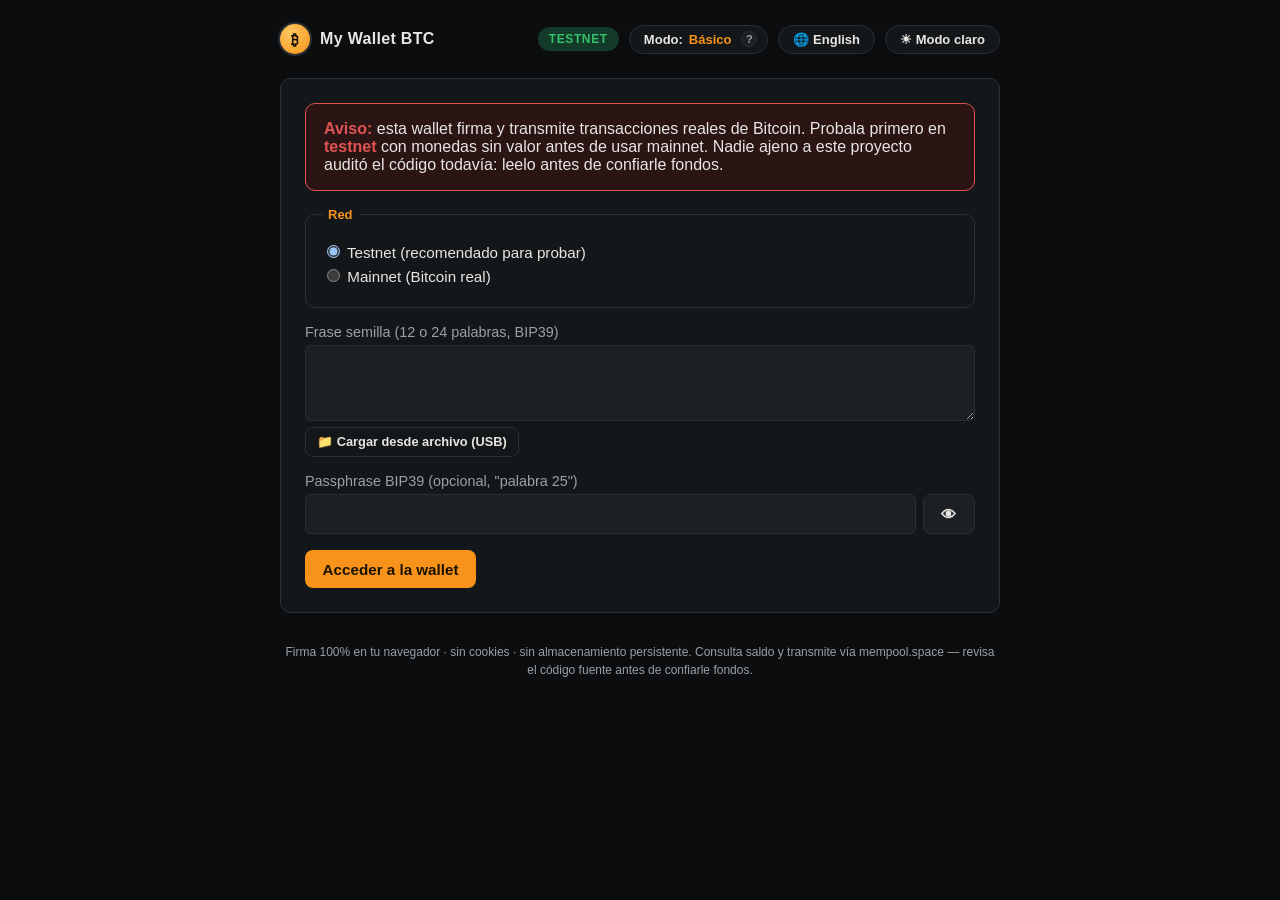
<file: my-wallet-btc/index.html>
<!doctype html>
<html lang="es" data-theme="dark" data-mode="basic">
<head>
<meta charset="utf-8">
<meta name="viewport" content="width=device-width, initial-scale=1">
<meta http-equiv="Content-Security-Policy" content="default-src 'none'; script-src 'sha256-xv5AhIdv55jIYooXgEmF5sCqaBVqFzoYPZr6OHfqqGg='; style-src 'sha256-fk1LqN7wlq8VrBvxJXdDXWFl1LTY5hL5f+y2HLnqHdo='; img-src 'self' data:; font-src 'self'; connect-src https://mempool.space; frame-src 'none'; object-src 'none'; base-uri 'none'; form-action 'none'; manifest-src 'none'">
<title>My Wallet BTC</title>
<link rel="icon" href="data:image/svg+xml,%3Csvg xmlns='http://www.w3.org/2000/svg' viewBox='0 0 32 32'%3E%3Ccircle cx='16' cy='16' r='15' fill='%23f7931a'/%3E%3Ctext x='16' y='23' font-family='Arial,sans-serif' font-size='20' font-weight='bold' fill='%231a1200' text-anchor='middle'%3E%E2%82%BF%3C/text%3E%3C/svg%3E">
<style>:root{--bg: #0b0d0f;--bg-panel: #14171a;--bg-panel-2: #1c2024;--border: #2a2f34;--text: #e8e6e1;--text-dim: #9aa0a6;--accent: #f7931a;--accent-2: #ffc75f;--accent-text: #1a1200;--danger: #e05353;--danger-bg: #2a1414;--ok: #35c26b;--mono: "Roboto Mono", "Fira Code", "Courier New", monospace;--sans: -apple-system, BlinkMacSystemFont, "Segoe UI", Helvetica, Arial, sans-serif;--radius: 10px;color-scheme:dark}[data-theme=light]{--bg: #f6f3ee;--bg-panel: #ffffff;--bg-panel-2: #f0ede7;--border: #d8d2c6;--text: #1c1c1c;--text-dim: #5a5a5a;--accent: #b45f04;--accent-2: #935000;--accent-text: #ffffff;--danger: #b3261e;--danger-bg: #fbeaea;--ok: #1e8e4f;color-scheme:light}*{box-sizing:border-box}[hidden]{display:none!important}html,body{margin:0;padding:0;background:var(--bg);color:var(--text);font-family:var(--sans);min-height:100%}body{padding:24px 16px 64px}.app{max-width:720px;margin:0 auto}.topbar{display:flex;align-items:center;justify-content:space-between;margin-bottom:24px;gap:12px;flex-wrap:wrap}.topbar-actions{display:flex;align-items:center;gap:10px;flex-wrap:wrap}.brand{display:flex;align-items:center;gap:10px;font-weight:700;letter-spacing:.02em}.brand .coin{width:30px;height:30px;border-radius:50%;background:radial-gradient(circle at 35% 30%,var(--accent-2),var(--accent));display:flex;align-items:center;justify-content:center;color:#1a1200;font-weight:900;font-size:15px;box-shadow:0 0 0 2px var(--border)}.theme-toggle{background:var(--bg-panel);border:1px solid var(--border);color:var(--text);border-radius:999px;padding:6px 14px;font-size:13px;cursor:pointer}.theme-toggle:hover{border-color:var(--accent)}.mode-toggle-group{display:inline-flex;align-items:center;gap:4px;background:var(--bg-panel);border:1px solid var(--border);border-radius:999px;padding:4px 10px 4px 14px}.mode-toggle-group:hover,.mode-toggle-group:focus-within{border-color:var(--accent)}.mode-toggle{background:none;border:none;color:var(--text);padding:2px 0;font-size:13px;cursor:pointer;display:inline-flex;align-items:center;gap:6px}.mode-toggle strong{color:var(--accent)}.advanced-only{display:none}[data-mode=advanced] .advanced-only{display:block}[data-mode=advanced] .advanced-only.inline{display:inline}.tip{display:inline-flex;align-items:center;justify-content:center;width:16px;height:16px;border-radius:50%;background:var(--bg-panel-2);border:1px solid var(--border);color:var(--text-dim);font-size:11px;font-weight:700;cursor:help;position:relative;margin-left:6px;vertical-align:middle}.tip:hover,.tip:focus-visible{color:var(--accent-text);background:var(--accent);border-color:var(--accent);outline:none}.tip:hover:after,.tip:focus-visible:after{content:attr(data-tip);position:absolute;top:130%;left:50%;transform:translate(-50%);width:240px;max-width:65vw;background:var(--bg-panel);color:var(--text);border:1px solid var(--border);border-radius:8px;padding:10px 12px;font-size:12px;font-weight:400;line-height:1.45;z-index:80;box-shadow:0 8px 24px #00000059;white-space:normal;text-align:left}.badge{font-size:.75rem;font-weight:700;padding:.3rem .7rem;border-radius:999px;letter-spacing:.05em}.badge-testnet{background:#143a2a;color:var(--ok)}.badge-mainnet{background:#3a1414;color:var(--danger)}.panel{background:var(--bg-panel);border:1px solid var(--border);border-radius:var(--radius);padding:24px;margin-bottom:18px}.screen[hidden]{display:none}h2{font-size:17px;margin:0 0 14px;color:var(--accent)}p{line-height:1.55}strong{color:var(--text)}.notice{border-radius:var(--radius);padding:16px 18px;margin:0 0 16px}.notice-warning{background:var(--danger-bg);border:1px solid var(--danger);color:var(--text)}.notice-warning strong{color:var(--danger)}.notice-info{background:var(--bg-panel-2);border:1px solid var(--border);color:var(--text)}fieldset{border:1px solid var(--border);border-radius:var(--radius);margin:0 0 16px;padding:14px 16px 16px}legend{padding:0 6px;color:var(--accent);font-size:13px;font-weight:600}.network-choice label,.unlock-mode-choice label{display:block;margin:.35rem 0;font-size:.95rem}.mainnet-confirm{color:var(--danger);font-size:.85rem}.field{display:block;margin-bottom:1rem;font-size:.9rem;color:var(--text-dim)}.field input,.field textarea,.field select{display:block;width:100%;margin-top:.35rem;background:var(--bg-panel-2);border:1px solid var(--border);border-radius:6px;color:var(--text);padding:.6rem .7rem;font-size:.95rem;font-family:var(--sans)}.field textarea{resize:vertical;font-family:var(--mono)}.field input:focus,.field textarea:focus{outline:none;border-color:var(--accent)}.input-with-button{display:flex;gap:.4rem;margin-top:.35rem}.input-with-button input{flex:1;margin-top:0}.input-with-button button{flex:0 0 auto}.checkbox-field{display:flex;align-items:center;gap:.5rem;margin:.75rem 0;font-size:.9rem}.hint{color:var(--text-dim);font-size:.8rem;margin:.5rem 0 1rem}.file-load-row{margin-top:.4rem}.file-load-row button{font-size:.8rem;padding:.4rem .7rem}button{appearance:none;border:none;border-radius:8px;padding:.65rem 1.1rem;font-size:.95rem;font-weight:600;cursor:pointer;transition:transform .05s ease,opacity .15s ease}button:active{transform:scale(.98)}button:disabled{opacity:.4;cursor:not-allowed}.btn-primary{background:var(--accent);color:var(--accent-text)}.btn-primary:hover:not(:disabled){background:var(--accent-2)}.btn-secondary{background:transparent;color:var(--text);border:1px solid var(--border)}.btn-secondary:hover:not(:disabled){border-color:var(--accent)}#toggle-passphrase-visibility,#toggle-wif-passphrase-visibility{background:var(--bg-panel-2);color:var(--text);border:1px solid var(--border);border-radius:8px}.actions-row{display:flex;gap:.6rem;flex-wrap:wrap;margin-top:1rem}.error{background:var(--danger-bg);color:var(--danger);border-radius:8px;padding:.6rem .8rem;font-size:.85rem}.spinner{width:32px;height:32px;border-radius:50%;border:3px solid var(--border);border-top-color:var(--accent);animation:spin .8s linear infinite;margin:2rem auto 1rem}@keyframes spin{to{transform:rotate(360deg)}}.scan-log{text-align:center;color:var(--text-dim);font-size:.85rem;min-height:1.2em}.balance-card{text-align:center;padding:1.5rem 0}.balance-label{display:block;color:var(--text-dim);font-size:.85rem}.balance-value{display:block;font-size:2rem;font-weight:700;margin-top:.2rem}.receive-panel{text-align:center;background:var(--bg-panel-2);border:1px solid var(--border);border-radius:var(--radius);padding:1.25rem;margin:1.25rem 0}.receive-panel img{display:block;margin:0 auto .75rem;border-radius:6px;background:#fff;padding:8px}.qr-wrap{text-align:center;margin:1rem 0}.qr-wrap img{display:block;margin:0 auto;border-radius:6px;background:#fff;padding:8px;max-width:220px}.mono{font-family:var(--mono);word-break:break-all;font-size:.85rem}.wrap{white-space:pre-wrap}.address-list{list-style:none;padding:0;margin:.5rem 0}.address-row{display:grid;gap:.15rem;background:var(--bg-panel-2);border:1px solid var(--border);border-radius:var(--radius);padding:.6rem .8rem;margin-bottom:.5rem;font-size:.85rem}.address-path{color:var(--text-dim);font-size:.75rem}.address-value{font-family:var(--mono)}.address-balance{color:var(--ok);font-weight:600}.address-empty{color:var(--text-dim);font-size:.9rem;padding:.5rem 0}.review-list{display:grid;grid-template-columns:auto 1fr;gap:.4rem 1rem;font-size:.9rem}.review-list dt{color:var(--text-dim)}.review-list dd{margin:0}.fee-choice label{display:flex;align-items:center;gap:.4rem;margin:.35rem 0;font-size:.9rem}#fee-custom-input{width:90px;background:var(--bg-panel-2);border:1px solid var(--border);border-radius:6px;color:var(--text);padding:.3rem .5rem}a{color:var(--accent)}.footer-note{font-size:12px;color:var(--text-dim);text-align:center;margin-top:30px}</style>
</head>
<body>
<div class="app">

<div class="topbar">
  <div class="brand"><span class="coin">₿</span> <span data-i18n="topbar.brand">My Wallet BTC</span></div>
  <div class="topbar-actions">
    <span id="network-badge" class="badge badge-testnet">TESTNET</span>
    <span class="mode-toggle-group">
      <button class="mode-toggle" id="ui-mode-toggle" type="button" aria-pressed="false">
        <span data-i18n="topbar.mode.prefix">Modo:</span> <strong id="ui-mode-label" data-i18n="topbar.mode.basic">Básico</strong>
      </button>
      <span class="tip" tabindex="0" data-i18n-tip="topbar.mode.tip" data-tip="">?</span>
    </span>
    <button class="theme-toggle" id="lang-toggle" type="button" data-i18n="topbar.lang.toEnglish">🌐 English</button>
    <button class="theme-toggle" id="theme-toggle" type="button" data-i18n="topbar.theme.toLight">☀ Modo claro</button>
  </div>
</div>

<main>

<section id="screen-unlock" class="screen">
  <div class="panel">
  <p id="autolock-notice" class="notice notice-info" hidden data-i18n="notice.autoLocked"></p>
  <div class="notice notice-warning" data-i18n="notice.warning">
    <strong>Aviso:</strong> esta wallet firma y transmite transacciones reales de Bitcoin.
    Probala primero en <strong>testnet</strong> con monedas sin valor antes de usar mainnet.
    Nadie ajeno a este proyecto auditó el código todavía: leelo antes de confiarle fondos.
  </div>

  <form id="unlock-form">
    <fieldset class="network-choice">
      <legend data-i18n="network.legend">Red</legend>
      <label><input type="radio" name="network" id="network-testnet" checked> <span data-i18n="network.testnet.label">Testnet (recomendado para probar)</span></label>
      <label><input type="radio" name="network" id="network-mainnet"> <span data-i18n="network.mainnet.label">Mainnet (Bitcoin real)</span></label>
      <label id="mainnet-confirm-wrap" hidden class="mainnet-confirm">
        <input type="checkbox" id="mainnet-confirm-checkbox">
        <span data-i18n="network.mainnet.confirm">Entiendo que voy a operar con Bitcoin real y puedo perder mis fondos si me equivoco.</span>
      </label>
    </fieldset>

    <div class="advanced-only">
      <fieldset class="unlock-mode-choice">
        <legend data-i18n="unlockMode.legend">Como accedés</legend>
        <label><input type="radio" name="unlock-mode" id="mode-seed" checked> <span data-i18n="unlockMode.seed.label">Frase semilla (BIP39)</span></label>
        <label><input type="radio" name="unlock-mode" id="mode-key"> <span data-i18n="unlockMode.key.label">Clave privada (WIF)</span></label>
        <label><input type="radio" name="unlock-mode" id="mode-watch"> <span data-i18n="unlockMode.watch.label">Solo consulta (xpub)</span></label>
      </fieldset>

      <p class="hint" data-i18n="fileLoad.hint">
        "Cargar desde archivo" lee un .txt directo desde un pendrive con el diálogo
        nativo del sistema operativo — el contenido nunca pasa por el portapapeles
        (evita el historial de clipboard de apps de terceros y extensiones).
      </p>
    </div>

    <div id="seed-fields">
      <div class="advanced-only">
        <label class="checkbox-field">
          <input type="checkbox" id="seed-encrypted-checkbox">
          <span data-i18n="seedEncrypted.checkbox">La frase está cifrada (bloque AES-256-GCM de paper-wallet-btc)</span>
        </label>
      </div>

      <label class="field" id="mnemonic-field">
        <span data-i18n="mnemonic.label">Frase semilla (12 o 24 palabras, BIP39)</span>
        <textarea id="mnemonic-input" rows="3" autocomplete="off" spellcheck="false"></textarea>
        <div class="file-load-row">
          <button type="button" class="btn-secondary" id="mnemonic-file-btn" data-i18n="fileLoad.button">📁 Cargar desde archivo (USB)</button>
          <input type="file" id="mnemonic-file-input" accept=".txt,text/plain" hidden>
        </div>
      </label>

      <div id="encrypted-seed-fields" class="advanced-only" hidden>
        <label class="field">
          <span data-i18n="encryptedSeed.label">Bloque cifrado (del PDF de paper-wallet-btc)</span>
          <textarea id="encrypted-seed-input" rows="4" autocomplete="off" spellcheck="false"></textarea>
          <div class="file-load-row">
            <button type="button" class="btn-secondary" id="encrypted-seed-file-btn" data-i18n="fileLoad.button">📁 Cargar desde archivo (USB)</button>
            <input type="file" id="encrypted-seed-file-input" accept=".txt,text/plain" hidden>
          </div>
        </label>
        <label class="field">
          <span data-i18n="decryptPassword.label">Contraseña de descifrado</span>
          <input type="password" id="decrypt-password-input" autocomplete="off" spellcheck="false">
        </label>
      </div>

      <label class="field">
        <span data-i18n="passphrase.label">Passphrase BIP39 (opcional, "palabra 25")</span>
        <div class="input-with-button">
          <input type="password" id="passphrase-input" autocomplete="off" spellcheck="false">
          <button type="button" id="toggle-passphrase-visibility">👁</button>
        </div>
      </label>
    </div>

    <div id="key-fields" class="advanced-only" hidden>
      <label class="field">
        <span data-i18n="wif.label">Clave privada (WIF, o clave BIP38 cifrada que empieza con "6P...")</span>
        <input type="text" id="wif-input" autocomplete="off" spellcheck="false">
        <div class="file-load-row">
          <button type="button" class="btn-secondary" id="wif-file-btn" data-i18n="fileLoad.button">📁 Cargar desde archivo (USB)</button>
          <input type="file" id="wif-file-input" accept=".txt,text/plain" hidden>
        </div>
      </label>
      <label class="field">
        <span data-i18n="wifPassphrase.label">Passphrase BIP38 (solo si la clave empieza con "6P...")</span>
        <div class="input-with-button">
          <input type="password" id="wif-passphrase-input" autocomplete="off" spellcheck="false">
          <button type="button" id="toggle-wif-passphrase-visibility">👁</button>
        </div>
      </label>
      <p class="hint" data-i18n="wif.hint">Se revisan los 4 formatos de dirección posibles para esta clave (Legacy, P2SH-SegWit, Native SegWit y Taproot), igual que "Direcciones adicionales" en paper-wallet-btc.</p>
    </div>

    <div id="watch-fields" class="advanced-only" hidden>
      <p class="hint" data-i18n="watch.hint">
        Solo consulta: nunca se pide una clave privada, así que esta wallet no puede
        firmar ni transmitir nada. Sirve para ver el saldo y armar una transacción sin
        firmar, para llevarla a firmar en otro lado (por ejemplo, PSBT Signer BTC).
      </p>
      <label class="field">
        <span data-i18n="watch.addressType.label">Tipo de dirección de este xpub</span>
        <select id="watch-address-type">
          <option value="bech32" data-i18n="addressType.bech32" selected>Native SegWit (BIP84)</option>
          <option value="legacy" data-i18n="addressType.legacy">Legacy (BIP44)</option>
          <option value="p2sh" data-i18n="addressType.p2sh">SegWit compatible (BIP49)</option>
          <option value="taproot" data-i18n="addressType.taproot">Taproot (BIP86)</option>
        </select>
      </label>
      <label class="field">
        <span data-i18n="watch.xpub.label">Clave pública extendida (xpub, ypub, zpub, tpub...)</span>
        <textarea id="xpub-input" rows="3" autocomplete="off" spellcheck="false"></textarea>
        <div class="file-load-row">
          <button type="button" class="btn-secondary" id="xpub-file-btn" data-i18n="fileLoad.button">📁 Cargar desde archivo (USB)</button>
          <input type="file" id="xpub-file-input" accept=".txt,text/plain" hidden>
        </div>
      </label>
      <p class="hint" data-i18n="watch.origin.hint">
        Los dos campos siguientes son opcionales para ver el saldo, pero
        <strong>necesarios para que el PSBT que exportes se pueda firmar</strong> en otra
        herramienta. Los muestra la misma wallet que te dio el xpub, al lado de él.
      </p>
      <label class="field">
        <span data-i18n="watch.fingerprint.label">Fingerprint de la clave maestra (8 hex, opcional)</span>
        <input type="text" id="watch-fingerprint" maxlength="8" autocomplete="off" spellcheck="false" placeholder="73c5da0a">
      </label>
      <label class="field">
        <span data-i18n="watch.accountPath.label">Ruta de la cuenta (opcional)</span>
        <input type="text" id="watch-account-path" autocomplete="off" spellcheck="false" placeholder="84'/0'/0'">
      </label>
    </div>

    <p id="unlock-error" class="error" hidden></p>

    <button type="submit" id="unlock-btn" class="btn-primary" data-i18n="unlock.button">Acceder a la wallet</button>
  </form>
  </div>
</section>

<section id="screen-scanning" class="screen" hidden>
  <div class="panel">
  <div class="spinner"></div>
  <p data-i18n="scanning.title">Buscando direcciones y saldos en la red...</p>
  <p id="scan-log" class="scan-log"></p>
  </div>
</section>

<section id="screen-dashboard" class="screen" hidden>
  <div class="panel">
  <div class="balance-card">
    <span class="balance-label" data-i18n="dashboard.balanceLabel">Saldo total</span>
    <span id="total-balance" class="balance-value">0 BTC</span>
  </div>

  <div id="imported-key-notice" class="notice notice-warning" hidden data-i18n="dashboard.importedNotice">
    Esta wallet viene de una clave privada importada, no de una frase semilla:
    no hay direcciones nuevas para rotar. Se recomienda enviar todo el saldo
    ("Enviar todo") a una wallet HD en vez de reutilizar esta dirección.
  </div>

  <div id="watch-notice" class="notice notice-warning" hidden data-i18n="dashboard.watchNotice">
    Esta wallet es solo de consulta: no hay ninguna clave privada acá, así que
    no puede firmar ni transmitir. "Enviar" arma la transacción y te da un
    PSBT sin firmar para llevar a otra herramienta (por ejemplo, PSBT Signer BTC).
  </div>

  <div class="actions-row">
    <button id="refresh-btn" class="btn-primary" data-i18n="dashboard.refresh">Actualizar</button>
    <button id="go-send-btn" class="btn-primary" data-i18n="dashboard.send">Enviar</button>
    <button id="lock-btn" class="btn-secondary" data-i18n="dashboard.lock">Bloquear</button>
  </div>

  <div class="receive-panel">
    <h2 data-i18n="dashboard.receive">Recibir</h2>
    <img id="receive-qr" alt="" hidden>
    <p id="receive-address" class="mono"></p>
    <button id="copy-receive-btn" type="button" class="btn-primary" data-i18n="dashboard.copyAddress">Copiar dirección</button>
  </div>

  <h2 data-i18n="dashboard.fundedAddresses">Direcciones con saldo</h2>
  <ul id="address-list" class="address-list"></ul>
  </div>
</section>

<section id="screen-send" class="screen" hidden>
  <div class="panel">
  <h2 data-i18n="send.title">Enviar fondos</h2>
  <form id="send-form">
    <label class="field">
      <span data-i18n="send.destination.label">Dirección de destino</span>
      <input type="text" id="send-destination" required autocomplete="off" spellcheck="false">
    </label>

    <label class="field">
      <span data-i18n="send.amount.label">Monto (BTC)</span>
      <input type="text" id="send-amount" placeholder="0.001" inputmode="decimal">
    </label>

    <label class="checkbox-field">
      <input type="checkbox" id="send-max">
      <span data-i18n="send.sendMax.label">Enviar todo el saldo disponible</span>
    </label>

    <fieldset class="fee-choice">
      <legend data-i18n="send.fee.legend">Comisión</legend>
      <label><input type="radio" name="fee-choice" value="fast" id="fee-fast"> <span id="fee-fast-label" data-i18n="send.fee.fast">Rápida</span></label>
      <label><input type="radio" name="fee-choice" value="medium" id="fee-medium" checked> <span id="fee-medium-label" data-i18n="send.fee.medium">Media</span></label>
      <label><input type="radio" name="fee-choice" value="slow" id="fee-slow"> <span id="fee-slow-label" data-i18n="send.fee.slow">Económica</span></label>
      <label>
        <input type="radio" name="fee-choice" value="custom" id="fee-custom">
        <span data-i18n="send.fee.custom">Personalizada:</span>
        <input type="number" id="fee-custom-input" step="any" inputmode="decimal" placeholder="sat/vB">
      </label>
    </fieldset>

    <p id="send-error" class="error" hidden></p>

    <div class="actions-row">
      <button type="submit" class="btn-primary" data-i18n="send.review">Revisar envío</button>
      <button type="button" id="cancel-send-btn" class="btn-secondary" data-i18n="send.cancel">Cancelar</button>
    </div>
  </form>
  </div>
</section>

<section id="screen-review" class="screen" hidden>
  <div class="panel">
  <h2 data-i18n="review.title">Revisar antes de firmar</h2>
  <dl class="review-list">
    <dt data-i18n="review.destination">Destino</dt><dd id="review-destination" class="mono"></dd>
    <dt data-i18n="review.amount">Monto</dt><dd id="review-amount"></dd>
    <dt data-i18n="review.fee">Comisión</dt><dd id="review-fee"></dd>
    <dt data-i18n="review.change">Cambio</dt><dd id="review-change"></dd>
  </dl>

  <p id="review-fee-warning" class="notice notice-warning" hidden data-i18n="review.feeWarning"></p>
  <p id="review-psbt-warning" class="notice notice-warning" hidden data-i18n="review.psbtNoOrigin"></p>

  <label class="checkbox-field">
    <input type="checkbox" id="review-confirm-checkbox">
    <span id="review-confirm-label" data-i18n="review.confirm">Confirmo que los datos son correctos y quiero firmar y transmitir esta transacción.</span>
  </label>

  <p id="review-error" class="error" hidden></p>

  <div class="actions-row">
    <button id="confirm-send-btn" class="btn-primary" disabled data-i18n="review.sign">Firmar y transmitir</button>
    <button id="sign-only-btn" class="btn-secondary" disabled data-i18n="review.signOnly">Firmar sin transmitir</button>
    <button id="build-psbt-btn" class="btn-primary" disabled hidden data-i18n="review.buildPsbt">Generar PSBT sin firmar</button>
    <button id="cancel-review-btn" class="btn-secondary" data-i18n="send.cancel">Cancelar</button>
  </div>
  </div>
</section>

<section id="screen-result" class="screen" hidden>
  <div class="panel">
  <h2 id="result-title">Transacción transmitida</h2>
  <p id="result-hint" class="hint">Ya se envió a la red — podés verla en el explorador.</p>

  <dl class="review-list" id="result-txid-row">
    <dt data-i18n="result.txid">TXID</dt><dd id="result-txid" class="mono"></dd>
  </dl>
  <p id="result-explorer-row"><a id="result-explorer-link" href="#" target="_blank" rel="noopener noreferrer"></a></p>

  <label class="field">
    <span id="result-output-label">Transacción firmada (hex)</span>
    <textarea id="result-hex" class="mono" rows="6" readonly></textarea>
  </label>

  <div class="qr-wrap">
    <img id="result-qr" alt="">
  </div>

  <div class="actions-row">
    <button id="result-copy-btn" type="button" class="btn-secondary" data-i18n="result.copy">Copiar</button>
    <button id="result-download-btn" type="button" class="btn-secondary" data-i18n="result.download">⬇ Descargar .txt</button>
  </div>

  <button id="back-to-dashboard-btn" class="btn-primary" data-i18n="result.back">Volver a la wallet</button>
  </div>
</section>

</main>

<p class="footer-note" data-i18n="footer.note">
  Firma 100% en tu navegador · sin cookies · sin almacenamiento persistente.
  Consulta saldo y transmite vía mempool.space — revisa el código fuente antes
  de confiarle fondos.
</p>

</div>
<script>(()=>{var Jd=Object.create;var ic=Object.defineProperty;var Qd=Object.getOwnPropertyDescriptor;var eh=Object.getOwnPropertyNames;var th=Object.getPrototypeOf,nh=Object.prototype.hasOwnProperty;var ne=(t,e)=>()=>{try{return e||t((e={exports:{}}).exports,e),e.exports}catch(n){throw e=0,n}};var rh=(t,e,n,r)=>{if(e&&typeof e=="object"||typeof e=="function")for(let o of eh(e))!nh.call(t,o)&&o!==n&&ic(t,o,{get:()=>e[o],enumerable:!(r=Qd(e,o))||r.enumerable});return t};var oh=(t,e,n)=>(n=t!=null?Jd(th(t)):{},rh(e||!t||!t.__esModule?ic(n,"default",{value:t,enumerable:!0}):n,t));var If=ne((Nb,Pf)=>{Pf.exports=function(){return typeof Promise=="function"&&Promise.prototype&&Promise.prototype.then}});var an=ne(Un=>{var oa,Bg=[0,26,44,70,100,134,172,196,242,292,346,404,466,532,581,655,733,815,901,991,1085,1156,1258,1364,1474,1588,1706,1828,1921,2051,2185,2323,2465,2611,2761,2876,3034,3196,3362,3532,3706];Un.getSymbolSize=function(e){if(!e)throw new Error('"version" cannot be null or undefined');if(e<1||e>40)throw new Error('"version" should be in range from 1 to 40');return e*4+17};Un.getSymbolTotalCodewords=function(e){return Bg[e]};Un.getBCHDigit=function(t){let e=0;for(;t!==0;)e++,t>>>=1;return e};Un.setToSJISFunction=function(e){if(typeof e!="function")throw new Error('"toSJISFunc" is not a valid function.');oa=e};Un.isKanjiModeEnabled=function(){return typeof oa<"u"};Un.toSJIS=function(e){return oa(e)}});var ci=ne(ct=>{ct.L={bit:1};ct.M={bit:0};ct.Q={bit:3};ct.H={bit:2};function Ag(t){if(typeof t!="string")throw new Error("Param is not a string");switch(t.toLowerCase()){case"l":case"low":return ct.L;case"m":case"medium":return ct.M;case"q":case"quartile":return ct.Q;case"h":case"high":return ct.H;default:throw new Error("Unknown EC Level: "+t)}}ct.isValid=function(e){return e&&typeof e.bit<"u"&&e.bit>=0&&e.bit<4};ct.from=function(e,n){if(ct.isValid(e))return e;try{return Ag(e)}catch{return n}}});var Uf=ne((Mb,Cf)=>{function Lf(){this.buffer=[],this.length=0}Lf.prototype={get:function(t){let e=Math.floor(t/8);return(this.buffer[e]>>>7-t%8&1)===1},put:function(t,e){for(let n=0;n<e;n++)this.putBit((t>>>e-n-1&1)===1)},getLengthInBits:function(){return this.length},putBit:function(t){let e=Math.floor(this.length/8);this.buffer.length<=e&&this.buffer.push(0),t&&(this.buffer[e]|=128>>>this.length%8),this.length++}};Cf.exports=Lf});var _f=ne((Fb,Of)=>{function Hr(t){if(!t||t<1)throw new Error("BitMatrix size must be defined and greater than 0");this.size=t,this.data=new Uint8Array(t*t),this.reservedBit=new Uint8Array(t*t)}Hr.prototype.set=function(t,e,n,r){let o=t*this.size+e;this.data[o]=n,r&&(this.reservedBit[o]=!0)};Hr.prototype.get=function(t,e){return this.data[t*this.size+e]};Hr.prototype.xor=function(t,e,n){this.data[t*this.size+e]^=n};Hr.prototype.isReserved=function(t,e){return this.reservedBit[t*this.size+e]};Of.exports=Hr});var Nf=ne(ui=>{var Pg=an().getSymbolSize;ui.getRowColCoords=function(e){if(e===1)return[];let n=Math.floor(e/7)+2,r=Pg(e),o=r===145?26:Math.ceil((r-13)/(2*n-2))*2,i=[r-7];for(let s=1;s<n-1;s++)i[s]=i[s-1]-o;return i.push(6),i.reverse()};ui.getPositions=function(e){let n=[],r=ui.getRowColCoords(e),o=r.length;for(let i=0;i<o;i++)for(let s=0;s<o;s++)i===0&&s===0||i===0&&s===o-1||i===o-1&&s===0||n.push([r[i],r[s]]);return n}});var Mf=ne($f=>{var Ig=an().getSymbolSize,Rf=7;$f.getPositions=function(e){let n=Ig(e);return[[0,0],[n-Rf,0],[0,n-Rf]]}});var Ff=ne(se=>{se.Patterns={PATTERN000:0,PATTERN001:1,PATTERN010:2,PATTERN011:3,PATTERN100:4,PATTERN101:5,PATTERN110:6,PATTERN111:7};var On={N1:3,N2:3,N3:40,N4:10};se.isValid=function(e){return e!=null&&e!==""&&!isNaN(e)&&e>=0&&e<=7};se.from=function(e){return se.isValid(e)?parseInt(e,10):void 0};se.getPenaltyN1=function(e){let n=e.size,r=0,o=0,i=0,s=null,a=null;for(let c=0;c<n;c++){o=i=0,s=a=null;for(let u=0;u<n;u++){let f=e.get(c,u);f===s?o++:(o>=5&&(r+=On.N1+(o-5)),s=f,o=1),f=e.get(u,c),f===a?i++:(i>=5&&(r+=On.N1+(i-5)),a=f,i=1)}o>=5&&(r+=On.N1+(o-5)),i>=5&&(r+=On.N1+(i-5))}return r};se.getPenaltyN2=function(e){let n=e.size,r=0;for(let o=0;o<n-1;o++)for(let i=0;i<n-1;i++){let s=e.get(o,i)+e.get(o,i+1)+e.get(o+1,i)+e.get(o+1,i+1);(s===4||s===0)&&r++}return r*On.N2};se.getPenaltyN3=function(e){let n=e.size,r=0,o=0,i=0;for(let s=0;s<n;s++){o=i=0;for(let a=0;a<n;a++)o=o<<1&2047|e.get(s,a),a>=10&&(o===1488||o===93)&&r++,i=i<<1&2047|e.get(a,s),a>=10&&(i===1488||i===93)&&r++}return r*On.N3};se.getPenaltyN4=function(e){let n=0,r=e.data.length;for(let i=0;i<r;i++)n+=e.data[i];return Math.abs(Math.ceil(n*100/r/5)-10)*On.N4};function Lg(t,e,n){switch(t){case se.Patterns.PATTERN000:return(e+n)%2===0;case se.Patterns.PATTERN001:return e%2===0;case se.Patterns.PATTERN010:return n%3===0;case se.Patterns.PATTERN011:return(e+n)%3===0;case se.Patterns.PATTERN100:return(Math.floor(e/2)+Math.floor(n/3))%2===0;case se.Patterns.PATTERN101:return e*n%2+e*n%3===0;case se.Patterns.PATTERN110:return(e*n%2+e*n%3)%2===0;case se.Patterns.PATTERN111:return(e*n%3+(e+n)%2)%2===0;default:throw new Error("bad maskPattern:"+t)}}se.applyMask=function(e,n){let r=n.size;for(let o=0;o<r;o++)for(let i=0;i<r;i++)n.isReserved(i,o)||n.xor(i,o,Lg(e,i,o))};se.getBestMask=function(e,n){let r=Object.keys(se.Patterns).length,o=0,i=1/0;for(let s=0;s<r;s++){n(s),se.applyMask(s,e);let a=se.getPenaltyN1(e)+se.getPenaltyN2(e)+se.getPenaltyN3(e)+se.getPenaltyN4(e);se.applyMask(s,e),a<i&&(i=a,o=s)}return o}});var sa=ne(ia=>{var cn=ci(),fi=[1,1,1,1,1,1,1,1,1,1,2,2,1,2,2,4,1,2,4,4,2,4,4,4,2,4,6,5,2,4,6,6,2,5,8,8,4,5,8,8,4,5,8,11,4,8,10,11,4,9,12,16,4,9,16,16,6,10,12,18,6,10,17,16,6,11,16,19,6,13,18,21,7,14,21,25,8,16,20,25,8,17,23,25,9,17,23,34,9,18,25,30,10,20,27,32,12,21,29,35,12,23,34,37,12,25,34,40,13,26,35,42,14,28,38,45,15,29,40,48,16,31,43,51,17,33,45,54,18,35,48,57,19,37,51,60,19,38,53,63,20,40,56,66,21,43,59,70,22,45,62,74,24,47,65,77,25,49,68,81],li=[7,10,13,17,10,16,22,28,15,26,36,44,20,36,52,64,26,48,72,88,36,64,96,112,40,72,108,130,48,88,132,156,60,110,160,192,72,130,192,224,80,150,224,264,96,176,260,308,104,198,288,352,120,216,320,384,132,240,360,432,144,280,408,480,168,308,448,532,180,338,504,588,196,364,546,650,224,416,600,700,224,442,644,750,252,476,690,816,270,504,750,900,300,560,810,960,312,588,870,1050,336,644,952,1110,360,700,1020,1200,390,728,1050,1260,420,784,1140,1350,450,812,1200,1440,480,868,1290,1530,510,924,1350,1620,540,980,1440,1710,570,1036,1530,1800,570,1064,1590,1890,600,1120,1680,1980,630,1204,1770,2100,660,1260,1860,2220,720,1316,1950,2310,750,1372,2040,2430];ia.getBlocksCount=function(e,n){switch(n){case cn.L:return fi[(e-1)*4+0];case cn.M:return fi[(e-1)*4+1];case cn.Q:return fi[(e-1)*4+2];case cn.H:return fi[(e-1)*4+3];default:return}};ia.getTotalCodewordsCount=function(e,n){switch(n){case cn.L:return li[(e-1)*4+0];case cn.M:return li[(e-1)*4+1];case cn.Q:return li[(e-1)*4+2];case cn.H:return li[(e-1)*4+3];default:return}}});var zf=ne(hi=>{var Kr=new Uint8Array(512),di=new Uint8Array(256);(function(){let e=1;for(let n=0;n<255;n++)Kr[n]=e,di[e]=n,e<<=1,e&256&&(e^=285);for(let n=255;n<512;n++)Kr[n]=Kr[n-255]})();hi.log=function(e){if(e<1)throw new Error("log("+e+")");return di[e]};hi.exp=function(e){return Kr[e]};hi.mul=function(e,n){return e===0||n===0?0:Kr[di[e]+di[n]]}});var Df=ne(jr=>{var aa=zf();jr.mul=function(e,n){let r=new Uint8Array(e.length+n.length-1);for(let o=0;o<e.length;o++)for(let i=0;i<n.length;i++)r[o+i]^=aa.mul(e[o],n[i]);return r};jr.mod=function(e,n){let r=new Uint8Array(e);for(;r.length-n.length>=0;){let o=r[0];for(let s=0;s<n.length;s++)r[s]^=aa.mul(n[s],o);let i=0;for(;i<r.length&&r[i]===0;)i++;r=r.slice(i)}return r};jr.generateECPolynomial=function(e){let n=new Uint8Array([1]);for(let r=0;r<e;r++)n=jr.mul(n,new Uint8Array([1,aa.exp(r)]));return n}});var jf=ne((Wb,Kf)=>{var Hf=Df();function ca(t){this.genPoly=void 0,this.degree=t,this.degree&&this.initialize(this.degree)}ca.prototype.initialize=function(e){this.degree=e,this.genPoly=Hf.generateECPolynomial(this.degree)};ca.prototype.encode=function(e){if(!this.genPoly)throw new Error("Encoder not initialized");let n=new Uint8Array(e.length+this.degree);n.set(e);let r=Hf.mod(n,this.genPoly),o=this.degree-r.length;if(o>0){let i=new Uint8Array(this.degree);return i.set(r,o),i}return r};Kf.exports=ca});var ua=ne(qf=>{qf.isValid=function(e){return!isNaN(e)&&e>=1&&e<=40}});var fa=ne($t=>{var Wf="[0-9]+",Cg="[A-Z $%*+\\-./:]+",qr="(?:[u3000-u303F]|[u3040-u309F]|[u30A0-u30FF]|[uFF00-uFFEF]|[u4E00-u9FAF]|[u2605-u2606]|[u2190-u2195]|u203B|[u2010u2015u2018u2019u2025u2026u201Cu201Du2225u2260]|[u0391-u0451]|[u00A7u00A8u00B1u00B4u00D7u00F7])+";qr=qr.replace(/u/g,"\\u");var Ug="(?:(?![A-Z0-9 $%*+\\-./:]|"+qr+`)(?:.|[\r
]))+`;$t.KANJI=new RegExp(qr,"g");$t.BYTE_KANJI=new RegExp("[^A-Z0-9 $%*+\\-./:]+","g");$t.BYTE=new RegExp(Ug,"g");$t.NUMERIC=new RegExp(Wf,"g");$t.ALPHANUMERIC=new RegExp(Cg,"g");var Og=new RegExp("^"+qr+"$"),_g=new RegExp("^"+Wf+"$"),Ng=new RegExp("^[A-Z0-9 $%*+\\-./:]+$");$t.testKanji=function(e){return Og.test(e)};$t.testNumeric=function(e){return _g.test(e)};$t.testAlphanumeric=function(e){return Ng.test(e)}});var un=ne(Ae=>{var Rg=ua(),la=fa();Ae.NUMERIC={id:"Numeric",bit:1,ccBits:[10,12,14]};Ae.ALPHANUMERIC={id:"Alphanumeric",bit:2,ccBits:[9,11,13]};Ae.BYTE={id:"Byte",bit:4,ccBits:[8,16,16]};Ae.KANJI={id:"Kanji",bit:8,ccBits:[8,10,12]};Ae.MIXED={bit:-1};Ae.getCharCountIndicator=function(e,n){if(!e.ccBits)throw new Error("Invalid mode: "+e);if(!Rg.isValid(n))throw new Error("Invalid version: "+n);return n>=1&&n<10?e.ccBits[0]:n<27?e.ccBits[1]:e.ccBits[2]};Ae.getBestModeForData=function(e){return la.testNumeric(e)?Ae.NUMERIC:la.testAlphanumeric(e)?Ae.ALPHANUMERIC:la.testKanji(e)?Ae.KANJI:Ae.BYTE};Ae.toString=function(e){if(e&&e.id)return e.id;throw new Error("Invalid mode")};Ae.isValid=function(e){return e&&e.bit&&e.ccBits};function $g(t){if(typeof t!="string")throw new Error("Param is not a string");switch(t.toLowerCase()){case"numeric":return Ae.NUMERIC;case"alphanumeric":return Ae.ALPHANUMERIC;case"kanji":return Ae.KANJI;case"byte":return Ae.BYTE;default:throw new Error("Unknown mode: "+t)}}Ae.from=function(e,n){if(Ae.isValid(e))return e;try{return $g(e)}catch{return n}}});var Zf=ne(_n=>{var pi=an(),Mg=sa(),Vf=ci(),fn=un(),da=ua(),Gf=7973,Yf=pi.getBCHDigit(Gf);function Fg(t,e,n){for(let r=1;r<=40;r++)if(e<=_n.getCapacity(r,n,t))return r}function Xf(t,e){return fn.getCharCountIndicator(t,e)+4}function zg(t,e){let n=0;return t.forEach(function(r){let o=Xf(r.mode,e);n+=o+r.getBitsLength()}),n}function Dg(t,e){for(let n=1;n<=40;n++)if(zg(t,n)<=_n.getCapacity(n,e,fn.MIXED))return n}_n.from=function(e,n){return da.isValid(e)?parseInt(e,10):n};_n.getCapacity=function(e,n,r){if(!da.isValid(e))throw new Error("Invalid QR Code version");typeof r>"u"&&(r=fn.BYTE);let o=pi.getSymbolTotalCodewords(e),i=Mg.getTotalCodewordsCount(e,n),s=(o-i)*8;if(r===fn.MIXED)return s;let a=s-Xf(r,e);switch(r){case fn.NUMERIC:return Math.floor(a/10*3);case fn.ALPHANUMERIC:return Math.floor(a/11*2);case fn.KANJI:return Math.floor(a/13);case fn.BYTE:default:return Math.floor(a/8)}};_n.getBestVersionForData=function(e,n){let r,o=Vf.from(n,Vf.M);if(Array.isArray(e)){if(e.length>1)return Dg(e,o);if(e.length===0)return 1;r=e[0]}else r=e;return Fg(r.mode,r.getLength(),o)};_n.getEncodedBits=function(e){if(!da.isValid(e)||e<7)throw new Error("Invalid QR Code version");let n=e<<12;for(;pi.getBCHDigit(n)-Yf>=0;)n^=Gf<<pi.getBCHDigit(n)-Yf;return e<<12|n}});var tl=ne(el=>{var ha=an(),Qf=1335,Hg=21522,Jf=ha.getBCHDigit(Qf);el.getEncodedBits=function(e,n){let r=e.bit<<3|n,o=r<<10;for(;ha.getBCHDigit(o)-Jf>=0;)o^=Qf<<ha.getBCHDigit(o)-Jf;return(r<<10|o)^Hg}});var rl=ne((Jb,nl)=>{var Kg=un();function sr(t){this.mode=Kg.NUMERIC,this.data=t.toString()}sr.getBitsLength=function(e){return 10*Math.floor(e/3)+(e%3?e%3*3+1:0)};sr.prototype.getLength=function(){return this.data.length};sr.prototype.getBitsLength=function(){return sr.getBitsLength(this.data.length)};sr.prototype.write=function(e){let n,r,o;for(n=0;n+3<=this.data.length;n+=3)r=this.data.substr(n,3),o=parseInt(r,10),e.put(o,10);let i=this.data.length-n;i>0&&(r=this.data.substr(n),o=parseInt(r,10),e.put(o,i*3+1))};nl.exports=sr});var il=ne((Qb,ol)=>{var jg=un(),pa=["0","1","2","3","4","5","6","7","8","9","A","B","C","D","E","F","G","H","I","J","K","L","M","N","O","P","Q","R","S","T","U","V","W","X","Y","Z"," ","$","%","*","+","-",".","/",":"];function ar(t){this.mode=jg.ALPHANUMERIC,this.data=t}ar.getBitsLength=function(e){return 11*Math.floor(e/2)+6*(e%2)};ar.prototype.getLength=function(){return this.data.length};ar.prototype.getBitsLength=function(){return ar.getBitsLength(this.data.length)};ar.prototype.write=function(e){let n;for(n=0;n+2<=this.data.length;n+=2){let r=pa.indexOf(this.data[n])*45;r+=pa.indexOf(this.data[n+1]),e.put(r,11)}this.data.length%2&&e.put(pa.indexOf(this.data[n]),6)};ol.exports=ar});var al=ne((em,sl)=>{var qg=un();function cr(t){this.mode=qg.BYTE,typeof t=="string"?this.data=new TextEncoder().encode(t):this.data=new Uint8Array(t)}cr.getBitsLength=function(e){return e*8};cr.prototype.getLength=function(){return this.data.length};cr.prototype.getBitsLength=function(){return cr.getBitsLength(this.data.length)};cr.prototype.write=function(t){for(let e=0,n=this.data.length;e<n;e++)t.put(this.data[e],8)};sl.exports=cr});var ul=ne((tm,cl)=>{var Wg=un(),Vg=an();function ur(t){this.mode=Wg.KANJI,this.data=t}ur.getBitsLength=function(e){return e*13};ur.prototype.getLength=function(){return this.data.length};ur.prototype.getBitsLength=function(){return ur.getBitsLength(this.data.length)};ur.prototype.write=function(t){let e;for(e=0;e<this.data.length;e++){let n=Vg.toSJIS(this.data[e]);if(n>=33088&&n<=40956)n-=33088;else if(n>=57408&&n<=60351)n-=49472;else throw new Error("Invalid SJIS character: "+this.data[e]+`
Make sure your charset is UTF-8`);n=(n>>>8&255)*192+(n&255),t.put(n,13)}};cl.exports=ur});var fl=ne((nm,ga)=>{"use strict";var Wr={single_source_shortest_paths:function(t,e,n){var r={},o={};o[e]=0;var i=Wr.PriorityQueue.make();i.push(e,0);for(var s,a,c,u,f,l,d,h,p;!i.empty();){s=i.pop(),a=s.value,u=s.cost,f=t[a]||{};for(c in f)f.hasOwnProperty(c)&&(l=f[c],d=u+l,h=o[c],p=typeof o[c]>"u",(p||h>d)&&(o[c]=d,i.push(c,d),r[c]=a))}if(typeof n<"u"&&typeof o[n]>"u"){var g=["Could not find a path from ",e," to ",n,"."].join("");throw new Error(g)}return r},extract_shortest_path_from_predecessor_list:function(t,e){for(var n=[],r=e,o;r;)n.push(r),o=t[r],r=t[r];return n.reverse(),n},find_path:function(t,e,n){var r=Wr.single_source_shortest_paths(t,e,n);return Wr.extract_shortest_path_from_predecessor_list(r,n)},PriorityQueue:{make:function(t){var e=Wr.PriorityQueue,n={},r;t=t||{};for(r in e)e.hasOwnProperty(r)&&(n[r]=e[r]);return n.queue=[],n.sorter=t.sorter||e.default_sorter,n},default_sorter:function(t,e){return t.cost-e.cost},push:function(t,e){var n={value:t,cost:e};this.queue.push(n),this.queue.sort(this.sorter)},pop:function(){return this.queue.shift()},empty:function(){return this.queue.length===0}}};typeof ga<"u"&&(ga.exports=Wr)});var bl=ne(fr=>{var ee=un(),hl=rl(),pl=il(),gl=al(),wl=ul(),Vr=fa(),gi=an(),Yg=fl();function ll(t){return unescape(encodeURIComponent(t)).length}function Yr(t,e,n){let r=[],o;for(;(o=t.exec(n))!==null;)r.push({data:o[0],index:o.index,mode:e,length:o[0].length});return r}function yl(t){let e=Yr(Vr.NUMERIC,ee.NUMERIC,t),n=Yr(Vr.ALPHANUMERIC,ee.ALPHANUMERIC,t),r,o;return gi.isKanjiModeEnabled()?(r=Yr(Vr.BYTE,ee.BYTE,t),o=Yr(Vr.KANJI,ee.KANJI,t)):(r=Yr(Vr.BYTE_KANJI,ee.BYTE,t),o=[]),e.concat(n,r,o).sort(function(s,a){return s.index-a.index}).map(function(s){return{data:s.data,mode:s.mode,length:s.length}})}function wa(t,e){switch(e){case ee.NUMERIC:return hl.getBitsLength(t);case ee.ALPHANUMERIC:return pl.getBitsLength(t);case ee.KANJI:return wl.getBitsLength(t);case ee.BYTE:return gl.getBitsLength(t)}}function Gg(t){return t.reduce(function(e,n){let r=e.length-1>=0?e[e.length-1]:null;return r&&r.mode===n.mode?(e[e.length-1].data+=n.data,e):(e.push(n),e)},[])}function Xg(t){let e=[];for(let n=0;n<t.length;n++){let r=t[n];switch(r.mode){case ee.NUMERIC:e.push([r,{data:r.data,mode:ee.ALPHANUMERIC,length:r.length},{data:r.data,mode:ee.BYTE,length:r.length}]);break;case ee.ALPHANUMERIC:e.push([r,{data:r.data,mode:ee.BYTE,length:r.length}]);break;case ee.KANJI:e.push([r,{data:r.data,mode:ee.BYTE,length:ll(r.data)}]);break;case ee.BYTE:e.push([{data:r.data,mode:ee.BYTE,length:ll(r.data)}])}}return e}function Zg(t,e){let n={},r={start:{}},o=["start"];for(let i=0;i<t.length;i++){let s=t[i],a=[];for(let c=0;c<s.length;c++){let u=s[c],f=""+i+c;a.push(f),n[f]={node:u,lastCount:0},r[f]={};for(let l=0;l<o.length;l++){let d=o[l];n[d]&&n[d].node.mode===u.mode?(r[d][f]=wa(n[d].lastCount+u.length,u.mode)-wa(n[d].lastCount,u.mode),n[d].lastCount+=u.length):(n[d]&&(n[d].lastCount=u.length),r[d][f]=wa(u.length,u.mode)+4+ee.getCharCountIndicator(u.mode,e))}}o=a}for(let i=0;i<o.length;i++)r[o[i]].end=0;return{map:r,table:n}}function dl(t,e){let n,r=ee.getBestModeForData(t);if(n=ee.from(e,r),n!==ee.BYTE&&n.bit<r.bit)throw new Error('"'+t+'" cannot be encoded with mode '+ee.toString(n)+`.
 Suggested mode is: `+ee.toString(r));switch(n===ee.KANJI&&!gi.isKanjiModeEnabled()&&(n=ee.BYTE),n){case ee.NUMERIC:return new hl(t);case ee.ALPHANUMERIC:return new pl(t);case ee.KANJI:return new wl(t);case ee.BYTE:return new gl(t)}}fr.fromArray=function(e){return e.reduce(function(n,r){return typeof r=="string"?n.push(dl(r,null)):r.data&&n.push(dl(r.data,r.mode)),n},[])};fr.fromString=function(e,n){let r=yl(e,gi.isKanjiModeEnabled()),o=Xg(r),i=Zg(o,n),s=Yg.find_path(i.map,"start","end"),a=[];for(let c=1;c<s.length-1;c++)a.push(i.table[s[c]].node);return fr.fromArray(Gg(a))};fr.rawSplit=function(e){return fr.fromArray(yl(e,gi.isKanjiModeEnabled()))}});var xl=ne(ml=>{var yi=an(),ya=ci(),Jg=Uf(),Qg=_f(),e0=Nf(),t0=Mf(),xa=Ff(),Ea=sa(),n0=jf(),wi=Zf(),r0=tl(),o0=un(),ba=bl();function i0(t,e){let n=t.size,r=t0.getPositions(e);for(let o=0;o<r.length;o++){let i=r[o][0],s=r[o][1];for(let a=-1;a<=7;a++)if(!(i+a<=-1||n<=i+a))for(let c=-1;c<=7;c++)s+c<=-1||n<=s+c||(a>=0&&a<=6&&(c===0||c===6)||c>=0&&c<=6&&(a===0||a===6)||a>=2&&a<=4&&c>=2&&c<=4?t.set(i+a,s+c,!0,!0):t.set(i+a,s+c,!1,!0))}}function s0(t){let e=t.size;for(let n=8;n<e-8;n++){let r=n%2===0;t.set(n,6,r,!0),t.set(6,n,r,!0)}}function a0(t,e){let n=e0.getPositions(e);for(let r=0;r<n.length;r++){let o=n[r][0],i=n[r][1];for(let s=-2;s<=2;s++)for(let a=-2;a<=2;a++)s===-2||s===2||a===-2||a===2||s===0&&a===0?t.set(o+s,i+a,!0,!0):t.set(o+s,i+a,!1,!0)}}function c0(t,e){let n=t.size,r=wi.getEncodedBits(e),o,i,s;for(let a=0;a<18;a++)o=Math.floor(a/3),i=a%3+n-8-3,s=(r>>a&1)===1,t.set(o,i,s,!0),t.set(i,o,s,!0)}function ma(t,e,n){let r=t.size,o=r0.getEncodedBits(e,n),i,s;for(i=0;i<15;i++)s=(o>>i&1)===1,i<6?t.set(i,8,s,!0):i<8?t.set(i+1,8,s,!0):t.set(r-15+i,8,s,!0),i<8?t.set(8,r-i-1,s,!0):i<9?t.set(8,15-i-1+1,s,!0):t.set(8,15-i-1,s,!0);t.set(r-8,8,1,!0)}function u0(t,e){let n=t.size,r=-1,o=n-1,i=7,s=0;for(let a=n-1;a>0;a-=2)for(a===6&&a--;;){for(let c=0;c<2;c++)if(!t.isReserved(o,a-c)){let u=!1;s<e.length&&(u=(e[s]>>>i&1)===1),t.set(o,a-c,u),i--,i===-1&&(s++,i=7)}if(o+=r,o<0||n<=o){o-=r,r=-r;break}}}function f0(t,e,n){let r=new Jg;n.forEach(function(c){r.put(c.mode.bit,4),r.put(c.getLength(),o0.getCharCountIndicator(c.mode,t)),c.write(r)});let o=yi.getSymbolTotalCodewords(t),i=Ea.getTotalCodewordsCount(t,e),s=(o-i)*8;for(r.getLengthInBits()+4<=s&&r.put(0,4);r.getLengthInBits()%8!==0;)r.putBit(0);let a=(s-r.getLengthInBits())/8;for(let c=0;c<a;c++)r.put(c%2?17:236,8);return l0(r,t,e)}function l0(t,e,n){let r=yi.getSymbolTotalCodewords(e),o=Ea.getTotalCodewordsCount(e,n),i=r-o,s=Ea.getBlocksCount(e,n),a=r%s,c=s-a,u=Math.floor(r/s),f=Math.floor(i/s),l=f+1,d=u-f,h=new n0(d),p=0,g=new Array(s),w=new Array(s),y=0,x=new Uint8Array(t.buffer);for(let C=0;C<s;C++){let U=C<c?f:l;g[C]=x.slice(p,p+U),w[C]=h.encode(g[C]),p+=U,y=Math.max(y,U)}let k=new Uint8Array(r),v=0,P,T;for(P=0;P<y;P++)for(T=0;T<s;T++)P<g[T].length&&(k[v++]=g[T][P]);for(P=0;P<d;P++)for(T=0;T<s;T++)k[v++]=w[T][P];return k}function d0(t,e,n,r){let o;if(Array.isArray(t))o=ba.fromArray(t);else if(typeof t=="string"){let u=e;if(!u){let f=ba.rawSplit(t);u=wi.getBestVersionForData(f,n)}o=ba.fromString(t,u||40)}else throw new Error("Invalid data");let i=wi.getBestVersionForData(o,n);if(!i)throw new Error("The amount of data is too big to be stored in a QR Code");if(!e)e=i;else if(e<i)throw new Error(`
The chosen QR Code version cannot contain this amount of data.
Minimum version required to store current data is: `+i+`.
`);let s=f0(e,n,o),a=yi.getSymbolSize(e),c=new Qg(a);return i0(c,e),s0(c),a0(c,e),ma(c,n,0),e>=7&&c0(c,e),u0(c,s),isNaN(r)&&(r=xa.getBestMask(c,ma.bind(null,c,n))),xa.applyMask(r,c),ma(c,n,r),{modules:c,version:e,errorCorrectionLevel:n,maskPattern:r,segments:o}}ml.create=function(e,n){if(typeof e>"u"||e==="")throw new Error("No input text");let r=ya.M,o,i;return typeof n<"u"&&(r=ya.from(n.errorCorrectionLevel,ya.M),o=wi.from(n.version),i=xa.from(n.maskPattern),n.toSJISFunc&&yi.setToSJISFunction(n.toSJISFunc)),d0(e,o,r,i)}});var ka=ne(Nn=>{function El(t){if(typeof t=="number"&&(t=t.toString()),typeof t!="string")throw new Error("Color should be defined as hex string");let e=t.slice().replace("#","").split("");if(e.length<3||e.length===5||e.length>8)throw new Error("Invalid hex color: "+t);(e.length===3||e.length===4)&&(e=Array.prototype.concat.apply([],e.map(function(r){return[r,r]}))),e.length===6&&e.push("F","F");let n=parseInt(e.join(""),16);return{r:n>>24&255,g:n>>16&255,b:n>>8&255,a:n&255,hex:"#"+e.slice(0,6).join("")}}Nn.getOptions=function(e){e||(e={}),e.color||(e.color={});let n=typeof e.margin>"u"||e.margin===null||e.margin<0?4:e.margin,r=e.width&&e.width>=21?e.width:void 0,o=e.scale||4;return{width:r,scale:r?4:o,margin:n,color:{dark:El(e.color.dark||"#000000ff"),light:El(e.color.light||"#ffffffff")},type:e.type,rendererOpts:e.rendererOpts||{}}};Nn.getScale=function(e,n){return n.width&&n.width>=e+n.margin*2?n.width/(e+n.margin*2):n.scale};Nn.getImageWidth=function(e,n){let r=Nn.getScale(e,n);return Math.floor((e+n.margin*2)*r)};Nn.qrToImageData=function(e,n,r){let o=n.modules.size,i=n.modules.data,s=Nn.getScale(o,r),a=Math.floor((o+r.margin*2)*s),c=r.margin*s,u=[r.color.light,r.color.dark];for(let f=0;f<a;f++)for(let l=0;l<a;l++){let d=(f*a+l)*4,h=r.color.light;if(f>=c&&l>=c&&f<a-c&&l<a-c){let p=Math.floor((f-c)/s),g=Math.floor((l-c)/s);h=u[i[p*o+g]?1:0]}e[d++]=h.r,e[d++]=h.g,e[d++]=h.b,e[d]=h.a}}});var kl=ne(bi=>{var Sa=ka();function h0(t,e,n){t.clearRect(0,0,e.width,e.height),e.style||(e.style={}),e.height=n,e.width=n,e.style.height=n+"px",e.style.width=n+"px"}function p0(){try{return document.createElement("canvas")}catch{throw new Error("You need to specify a canvas element")}}bi.render=function(e,n,r){let o=r,i=n;typeof o>"u"&&(!n||!n.getContext)&&(o=n,n=void 0),n||(i=p0()),o=Sa.getOptions(o);let s=Sa.getImageWidth(e.modules.size,o),a=i.getContext("2d"),c=a.createImageData(s,s);return Sa.qrToImageData(c.data,e,o),h0(a,i,s),a.putImageData(c,0,0),i};bi.renderToDataURL=function(e,n,r){let o=r;typeof o>"u"&&(!n||!n.getContext)&&(o=n,n=void 0),o||(o={});let i=bi.render(e,n,o),s=o.type||"image/png",a=o.rendererOpts||{};return i.toDataURL(s,a.quality)}});var vl=ne(Tl=>{var g0=ka();function Sl(t,e){let n=t.a/255,r=e+'="'+t.hex+'"';return n<1?r+" "+e+'-opacity="'+n.toFixed(2).slice(1)+'"':r}function Ta(t,e,n){let r=t+e;return typeof n<"u"&&(r+=" "+n),r}function w0(t,e,n){let r="",o=0,i=!1,s=0;for(let a=0;a<t.length;a++){let c=Math.floor(a%e),u=Math.floor(a/e);!c&&!i&&(i=!0),t[a]?(s++,a>0&&c>0&&t[a-1]||(r+=i?Ta("M",c+n,.5+u+n):Ta("m",o,0),o=0,i=!1),c+1<e&&t[a+1]||(r+=Ta("h",s),s=0)):o++}return r}Tl.render=function(e,n,r){let o=g0.getOptions(n),i=e.modules.size,s=e.modules.data,a=i+o.margin*2,c=o.color.light.a?"<path "+Sl(o.color.light,"fill")+' d="M0 0h'+a+"v"+a+'H0z"/>':"",u="<path "+Sl(o.color.dark,"stroke")+' d="'+w0(s,i,o.margin)+'"/>',f='viewBox="0 0 '+a+" "+a+'"',d='<svg xmlns="http://www.w3.org/2000/svg" '+(o.width?'width="'+o.width+'" height="'+o.width+'" ':"")+f+' shape-rendering="crispEdges">'+c+u+`</svg>
`;return typeof r=="function"&&r(null,d),d}});var Al=ne(Gr=>{var y0=If(),va=xl(),Bl=kl(),b0=vl();function Ba(t,e,n,r,o){let i=[].slice.call(arguments,1),s=i.length,a=typeof i[s-1]=="function";if(!a&&!y0())throw new Error("Callback required as last argument");if(a){if(s<2)throw new Error("Too few arguments provided");s===2?(o=n,n=e,e=r=void 0):s===3&&(e.getContext&&typeof o>"u"?(o=r,r=void 0):(o=r,r=n,n=e,e=void 0))}else{if(s<1)throw new Error("Too few arguments provided");return s===1?(n=e,e=r=void 0):s===2&&!e.getContext&&(r=n,n=e,e=void 0),new Promise(function(c,u){try{let f=va.create(n,r);c(t(f,e,r))}catch(f){u(f)}})}try{let c=va.create(n,r);o(null,t(c,e,r))}catch(c){o(c)}}Gr.create=va.create;Gr.toCanvas=Ba.bind(null,Bl.render);Gr.toDataURL=Ba.bind(null,Bl.renderToDataURL);Gr.toString=Ba.bind(null,function(t,e,n){return b0.render(t,n)})});var ro=BigInt(4294967295),sc=BigInt(32);function ih(t,e=!1){return e?{h:Number(t&ro),l:Number(t>>sc&ro)}:{h:Number(t>>sc&ro)|0,l:Number(t&ro)|0}}function ac(t,e=!1){let n=t.length,r=new Uint32Array(n),o=new Uint32Array(n);for(let i=0;i<n;i++){let{h:s,l:a}=ih(t[i],e);[r[i],o[i]]=[s,a]}return[r,o]}var sh=t=>t/2**32|0,ah=t=>t>>>0;function cc(t,e,n,r){let o=sh(n),i=ah(n);t.setUint32(e,r?i:o,r),t.setUint32(e+4,r?o:i,r)}var Fi=(t,e,n)=>t>>>n,zi=(t,e,n)=>t<<32-n|e>>>n,wn=(t,e,n)=>t>>>n|e<<32-n,yn=(t,e,n)=>t<<32-n|e>>>n,mr=(t,e,n)=>t<<64-n|e>>>n-32,xr=(t,e,n)=>t>>>n-32|e<<64-n;function wt(t,e,n,r){let o=(e>>>0)+(r>>>0);return{h:t+n+(o/2**32|0)|0,l:o|0}}var uc=(t,e,n)=>(t>>>0)+(e>>>0)+(n>>>0),fc=(t,e,n,r)=>e+n+r+(t/2**32|0)|0,lc=(t,e,n,r)=>(t>>>0)+(e>>>0)+(n>>>0)+(r>>>0),dc=(t,e,n,r,o)=>e+n+r+o+(t/2**32|0)|0,hc=(t,e,n,r,o)=>(t>>>0)+(e>>>0)+(n>>>0)+(r>>>0)+(o>>>0),pc=(t,e,n,r,o,i)=>e+n+r+o+i+(t/2**32|0)|0;function oo(t){return t instanceof Uint8Array||ArrayBuffer.isView(t)&&t.constructor.name==="Uint8Array"&&"BYTES_PER_ELEMENT"in t&&t.BYTES_PER_ELEMENT===1}var Di=t=>t?`"${t}" `:"";function z(t,e=""){if(typeof t!="number")throw new TypeError(Di(e)+"expected number, got "+typeof t);if(!Number.isSafeInteger(t)||t<0)throw new RangeError(Di(e)+"expected integer >= 0, got "+t);return t}function fe(t,e,n=""){if(oo(t)&&(e===void 0||t.length===e))return t;e!==void 0&&z(e,"length");let r=oo(t),o=e!==void 0?` of length ${e}`:"",i=r?`length=${t.length}`:`type=${typeof t}`,s=Di(n)+"expected Uint8Array"+o+", got "+i;throw r?new RangeError(s):new TypeError(s)}function yc(t){return Uint8Array.from(fe(t))}function Ft(t){if(typeof t!="function"||typeof t.create!="function")throw new TypeError("expected hash wrapped by utils.createHasher");if(z(t.outputLen),z(t.blockLen),t.outputLen<1||t.blockLen<1)throw new Error("hash blockLen / outputLen must be >= 1")}var uh=(t,e)=>{if(t===null||typeof t!="object"||Array.isArray(t))throw new TypeError((e==="object"?"":`"${e}" `)+"expected object, got type="+typeof t)},gc=(t,e)=>{uh(t,e);let n=Object.getPrototypeOf(t);if(n!==Object.prototype&&n!==null)throw new TypeError(`"${e}" expected plain object`);if(Object.hasOwn(t,"__proto__"))throw new TypeError(`"${e}.__proto__" is not allowed`)};function Mn(t,e=!0){if(t.destroyed)throw new Error("hash was destroyed");if(e&&t.finished)throw new Error("digest() was already called")}function io(t,e){fe(t,void 0,"output");let n=e.outputLen;if(!(t.length>=n))throw new RangeError('"output" expected length >= '+n)}function so(t){return new Uint32Array(t.buffer,t.byteOffset,Math.floor(t.byteLength/4))}function le(...t){for(let e=0;e<t.length;e++)t[e].fill(0)}function yt(t){return new DataView(t.buffer,t.byteOffset,t.byteLength)}function lt(t,e){return t<<32-e|t>>>e}function q(t,e){return t<<e|t>>>32-e>>>0}var fh=new Uint8Array(new Uint32Array([287454020]).buffer)[0]===68;function lh(t){return t<<24&4278190080|t<<8&16711680|t>>>8&65280|t>>>24&255}function dh(t){for(let e=0;e<t.length;e++)t[e]=lh(t[e]);return t}var Hi=fh?t=>t:dh,bc=typeof Uint8Array.from([]).toHex=="function"&&typeof Uint8Array.fromHex=="function",hh=Array.from({length:256},(t,e)=>e.toString(16).padStart(2,"0"));function ao(t){if(fe(t),bc)return t.toHex();let e="";for(let n=0;n<t.length;n++)e+=hh[t[n]];return e}function wc(t){return t>=48&&t<=57?t-48:t>=65&&t<=70?t-55:t>=97&&t<=102?t-87:void 0}function Ki(t){if(typeof t!="string")throw new TypeError("hex string expected, got "+typeof t);if(bc)try{return Uint8Array.fromHex(t)}catch(o){throw o instanceof SyntaxError?new RangeError(o.message):o}let e=t.length,n=e/2;if(e%2)throw new RangeError("hex string expected, got unpadded hex of length "+e);let r=new Uint8Array(n);for(let o=0,i=0;o<n;o++,i+=2){let s=wc(t.charCodeAt(i)),a=wc(t.charCodeAt(i+1));if(s===void 0||a===void 0){let c=t[i]+t[i+1];throw new RangeError('hex string expected, got non-hex character "'+c+'" at index '+i)}r[o]=s*16+a}return r}function ph(t){let e=globalThis;if(typeof e.scheduler?.yield=="function"){let n=e.scheduler.yield();return t&&n.catch(t),n}return new Promise(n=>e.setTimeout(n,0))}async function co(t,e,n,r){if(z(t,"iters"),z(e,"tick"),typeof n!="function")throw new TypeError("callback must be a function");let o=Date.now();for(let i=0;i<t;i++){n(i);let s=Date.now()-o;s>=0&&s<e||(await ph(r),o=Date.now())}}function Fn(t){if(typeof t!="string")throw new TypeError("string expected");let e=new TextEncoder().encode(t);try{return new Uint8Array(e)}finally{le(e)}}function zn(t,e=""){return typeof t=="string"?Fn(t):fe(t,void 0,e)}function Bt(...t){let e=0;for(let r=0;r<t.length;r++){let o=t[r];fe(o),e+=o.length}let n=new Uint8Array(e);for(let r=0,o=0;r<t.length;r++){let i=t[r];n.set(i,o),o+=i.length}return n}function bn(t,e,n="opts"){return gc(t,"defaults"),e!==void 0&&gc(e,n),Object.assign(Object.create(null),t,e)}function Er(t,e={}){if(typeof t!="function")throw new TypeError('"hashCons" expected function, got type='+typeof t);e=bn({},e,"info");let n=(o,i)=>t(i).update(o).digest(),r=t(void 0);return n.outputLen=r.outputLen,n.blockLen=r.blockLen,n.canXOF=r.canXOF,n.create=o=>t(o),Object.assign(n,e),Object.freeze(n)}function Dn(t=32){z(t,"bytesLength");let e=typeof globalThis=="object"?globalThis.crypto:null;if(typeof e?.getRandomValues!="function")throw new Error("crypto.getRandomValues must be defined");if(t>65536)throw new RangeError(`"bytesLength" expected <= 65536, got ${t}`);return e.getRandomValues(new Uint8Array(t))}var ji=t=>({oid:Uint8Array.from([6,9,96,134,72,1,101,3,4,2,t])});function qi(t,e,n){return t&e^~t&n}function Wi(t,e,n){return t&e^t&n^e&n}var mn=class{blockLen;outputLen;canXOF=!1;padOffset;isLE;buffer;view;finished=!1;length=0;pos=0;destroyed=!1;constructor(e,n,r,o){this.blockLen=e,this.outputLen=n,this.padOffset=r,this.isLE=o,this.buffer=new Uint8Array(e),this.view=yt(this.buffer)}update(e){Mn(this),fe(e);let{view:n,buffer:r,blockLen:o}=this,i=e.length,s=!1;for(let a=0;a<i;){let c=Math.min(o-this.pos,i-a);if(c===o){let u=yt(e);for(;o<=i-a;a+=o)this.process(u,a);s=!0;continue}r.set(a===0&&c===i?e:e.subarray(a,a+c),this.pos),this.pos+=c,a+=c,this.pos===o&&(this.process(n,0),this.pos=0,s=!0)}return this.length+=e.length,s&&this.roundClean(),this}digestInto(e){Mn(this),io(e,this),this.finished=!0;let{buffer:n,view:r,blockLen:o,isLE:i}=this,{pos:s}=this;n[s++]=128,n.fill(0,s),this.padOffset>o-s&&(this.process(r,0),n.fill(0)),cc(r,o-8,this.length*8,i),this.process(r,0),this.roundClean();let a=e===n?r:yt(e),c=this.outputLen,u=c/4,f=this.get();if(c%4||u>f.length)throw new Error("invalid outputLen");for(let l=0;l<u;l++)a.setUint32(4*l,f[l],i)}digest(){let{buffer:e,outputLen:n}=this;this.digestInto(e);let r=e.slice(0,n);return this.destroy(),r}_cloneIntoMeta(e){let{buffer:n,length:r,finished:o,destroyed:i,pos:s}=this;return e.destroyed=i,e.finished=o,e.length=r,e.pos=s,s&&e.buffer.set(n),e}clone(){return this._cloneInto()}},mc=Uint32Array.from([1779033703,3144134277,1013904242,2773480762,1359893119,2600822924,528734635,1541459225]);var xc=Uint32Array.from([1779033703,4089235720,3144134277,2227873595,1013904242,4271175723,2773480762,1595750129,1359893119,2917565137,2600822924,725511199,528734635,4215389547,1541459225,327033209]);var gh=Uint32Array.from([1116352408,1899447441,3049323471,3921009573,961987163,1508970993,2453635748,2870763221,3624381080,310598401,607225278,1426881987,1925078388,2162078206,2614888103,3248222580,3835390401,4022224774,264347078,604807628,770255983,1249150122,1555081692,1996064986,2554220882,2821834349,2952996808,3210313671,3336571891,3584528711,113926993,338241895,666307205,773529912,1294757372,1396182291,1695183700,1986661051,2177026350,2456956037,2730485921,2820302411,3259730800,3345764771,3516065817,3600352804,4094571909,275423344,430227734,506948616,659060556,883997877,958139571,1322822218,1537002063,1747873779,1955562222,2024104815,2227730452,2361852424,2428436474,2756734187,3204031479,3329325298]),zt=new Uint32Array(64),Vi=class extends mn{A=0;B=0;C=0;D=0;E=0;F=0;G=0;H=0;constructor(e,n){super(64,e,8,!1),this.A=n[0]|0,this.B=n[1]|0,this.C=n[2]|0,this.D=n[3]|0,this.E=n[4]|0,this.F=n[5]|0,this.G=n[6]|0,this.H=n[7]|0}get(){let{A:e,B:n,C:r,D:o,E:i,F:s,G:a,H:c}=this;return[e,n,r,o,i,s,a,c]}set(e,n,r,o,i,s,a,c){this.A=e|0,this.B=n|0,this.C=r|0,this.D=o|0,this.E=i|0,this.F=s|0,this.G=a|0,this.H=c|0}_cloneInto(e){return(e||=new this.constructor).set(...this.get()),this._cloneIntoMeta(e)}process(e,n){for(let l=0;l<16;l++,n+=4)zt[l]=e.getUint32(n,!1);for(let l=16;l<64;l++){let d=zt[l-15],h=zt[l-2],p=lt(d,7)^lt(d,18)^d>>>3,g=lt(h,17)^lt(h,19)^h>>>10;zt[l]=g+zt[l-7]+p+zt[l-16]|0}let{A:r,B:o,C:i,D:s,E:a,F:c,G:u,H:f}=this;for(let l=0;l<64;l++){let d=lt(a,6)^lt(a,11)^lt(a,25),h=f+d+qi(a,c,u)+gh[l]+zt[l]|0,g=(lt(r,2)^lt(r,13)^lt(r,22))+Wi(r,o,i)|0;f=u,u=c,c=a,a=s+h|0,s=i,i=o,o=r,r=h+g|0}r=r+this.A|0,o=o+this.B|0,i=i+this.C|0,s=s+this.D|0,a=a+this.E|0,c=c+this.F|0,u=u+this.G|0,f=f+this.H|0,this.set(r,o,i,s,a,c,u,f)}roundClean(){le(zt)}destroy(){this.destroyed=!0,this.set(0,0,0,0,0,0,0,0),le(this.buffer)}},Yi=class extends Vi{constructor(){super(32,mc)}};var Ec=ac(["0x428a2f98d728ae22","0x7137449123ef65cd","0xb5c0fbcfec4d3b2f","0xe9b5dba58189dbbc","0x3956c25bf348b538","0x59f111f1b605d019","0x923f82a4af194f9b","0xab1c5ed5da6d8118","0xd807aa98a3030242","0x12835b0145706fbe","0x243185be4ee4b28c","0x550c7dc3d5ffb4e2","0x72be5d74f27b896f","0x80deb1fe3b1696b1","0x9bdc06a725c71235","0xc19bf174cf692694","0xe49b69c19ef14ad2","0xefbe4786384f25e3","0x0fc19dc68b8cd5b5","0x240ca1cc77ac9c65","0x2de92c6f592b0275","0x4a7484aa6ea6e483","0x5cb0a9dcbd41fbd4","0x76f988da831153b5","0x983e5152ee66dfab","0xa831c66d2db43210","0xb00327c898fb213f","0xbf597fc7beef0ee4","0xc6e00bf33da88fc2","0xd5a79147930aa725","0x06ca6351e003826f","0x142929670a0e6e70","0x27b70a8546d22ffc","0x2e1b21385c26c926","0x4d2c6dfc5ac42aed","0x53380d139d95b3df","0x650a73548baf63de","0x766a0abb3c77b2a8","0x81c2c92e47edaee6","0x92722c851482353b","0xa2bfe8a14cf10364","0xa81a664bbc423001","0xc24b8b70d0f89791","0xc76c51a30654be30","0xd192e819d6ef5218","0xd69906245565a910","0xf40e35855771202a","0x106aa07032bbd1b8","0x19a4c116b8d2d0c8","0x1e376c085141ab53","0x2748774cdf8eeb99","0x34b0bcb5e19b48a8","0x391c0cb3c5c95a63","0x4ed8aa4ae3418acb","0x5b9cca4f7763e373","0x682e6ff3d6b2b8a3","0x748f82ee5defb2fc","0x78a5636f43172f60","0x84c87814a1f0ab72","0x8cc702081a6439ec","0x90befffa23631e28","0xa4506cebde82bde9","0xbef9a3f7b2c67915","0xc67178f2e372532b","0xca273eceea26619c","0xd186b8c721c0c207","0xeada7dd6cde0eb1e","0xf57d4f7fee6ed178","0x06f067aa72176fba","0x0a637dc5a2c898a6","0x113f9804bef90dae","0x1b710b35131c471b","0x28db77f523047d84","0x32caab7b40c72493","0x3c9ebe0a15c9bebc","0x431d67c49c100d4c","0x4cc5d4becb3e42b6","0x597f299cfc657e2a","0x5fcb6fab3ad6faec","0x6c44198c4a475817"].map(t=>BigInt(t))),wh=Ec[0],yh=Ec[1],Dt=new Uint32Array(80),Ht=new Uint32Array(80),Gi=class extends mn{Ah=0;Al=0;Bh=0;Bl=0;Ch=0;Cl=0;Dh=0;Dl=0;Eh=0;El=0;Fh=0;Fl=0;Gh=0;Gl=0;Hh=0;Hl=0;constructor(e,n){super(128,e,16,!1),this.Ah=n[0]|0,this.Al=n[1]|0,this.Bh=n[2]|0,this.Bl=n[3]|0,this.Ch=n[4]|0,this.Cl=n[5]|0,this.Dh=n[6]|0,this.Dl=n[7]|0,this.Eh=n[8]|0,this.El=n[9]|0,this.Fh=n[10]|0,this.Fl=n[11]|0,this.Gh=n[12]|0,this.Gl=n[13]|0,this.Hh=n[14]|0,this.Hl=n[15]|0}get(){let{Ah:e,Al:n,Bh:r,Bl:o,Ch:i,Cl:s,Dh:a,Dl:c,Eh:u,El:f,Fh:l,Fl:d,Gh:h,Gl:p,Hh:g,Hl:w}=this;return[e,n,r,o,i,s,a,c,u,f,l,d,h,p,g,w]}set(e,n,r,o,i,s,a,c,u,f,l,d,h,p,g,w){this.Ah=e|0,this.Al=n|0,this.Bh=r|0,this.Bl=o|0,this.Ch=i|0,this.Cl=s|0,this.Dh=a|0,this.Dl=c|0,this.Eh=u|0,this.El=f|0,this.Fh=l|0,this.Fl=d|0,this.Gh=h|0,this.Gl=p|0,this.Hh=g|0,this.Hl=w|0}_cloneInto(e){return(e||=new this.constructor).set(...this.get()),this._cloneIntoMeta(e)}process(e,n){for(let k=0;k<16;k++,n+=4)Dt[k]=e.getUint32(n),Ht[k]=e.getUint32(n+=4);for(let k=16;k<80;k++){let v=Dt[k-15]|0,P=Ht[k-15]|0,T=wn(v,P,1)^wn(v,P,8)^Fi(v,P,7),C=yn(v,P,1)^yn(v,P,8)^zi(v,P,7),U=Dt[k-2]|0,j=Ht[k-2]|0,F=wn(U,j,19)^mr(U,j,61)^Fi(U,j,6),we=yn(U,j,19)^xr(U,j,61)^zi(U,j,6),Ee=lc(C,we,Ht[k-7],Ht[k-16]),Ce=dc(Ee,T,F,Dt[k-7],Dt[k-16]);Dt[k]=Ce|0,Ht[k]=Ee|0}let{Ah:r,Al:o,Bh:i,Bl:s,Ch:a,Cl:c,Dh:u,Dl:f,Eh:l,El:d,Fh:h,Fl:p,Gh:g,Gl:w,Hh:y,Hl:x}=this;for(let k=0;k<80;k++){let v=wn(l,d,14)^wn(l,d,18)^mr(l,d,41),P=yn(l,d,14)^yn(l,d,18)^xr(l,d,41),T=l&h^~l&g,C=d&p^~d&w,U=hc(x,P,C,yh[k],Ht[k]),j=pc(U,y,v,T,wh[k],Dt[k]),F=U|0,we=wn(r,o,28)^mr(r,o,34)^mr(r,o,39),Ee=yn(r,o,28)^xr(r,o,34)^xr(r,o,39),Ce=r&i^r&a^i&a,We=o&s^o&c^s&c;y=g|0,x=w|0,g=h|0,w=p|0,h=l|0,p=d|0,{h:l,l:d}=wt(u|0,f|0,j|0,F|0),u=a|0,f=c|0,a=i|0,c=s|0,i=r|0,s=o|0;let Ue=uc(F,Ee,We);r=fc(Ue,j,we,Ce),o=Ue|0}({h:r,l:o}=wt(this.Ah|0,this.Al|0,r|0,o|0)),{h:i,l:s}=wt(this.Bh|0,this.Bl|0,i|0,s|0),{h:a,l:c}=wt(this.Ch|0,this.Cl|0,a|0,c|0),{h:u,l:f}=wt(this.Dh|0,this.Dl|0,u|0,f|0),{h:l,l:d}=wt(this.Eh|0,this.El|0,l|0,d|0),{h,l:p}=wt(this.Fh|0,this.Fl|0,h|0,p|0),{h:g,l:w}=wt(this.Gh|0,this.Gl|0,g|0,w|0),{h:y,l:x}=wt(this.Hh|0,this.Hl|0,y|0,x|0),this.set(r,o,i,s,a,c,u,f,l,d,h,p,g,w,y,x)}roundClean(){le(Dt,Ht)}destroy(){this.destroyed=!0,le(this.buffer),this.set(0,0,0,0,0,0,0,0,0,0,0,0,0,0,0,0)}},Xi=class extends Gi{constructor(){super(64,xc)}};var ke=Er(()=>new Yi,ji(1));var uo=Er(()=>new Xi,ji(3));function lo(t,e,n=()=>{}){if(!Array.isArray(t))throw new TypeError(`"${e}" expected array, got type=${typeof t}`);for(let r=0;r<t.length;r++)n(t[r],`${e}[${r}]`);return t}var W=(t,e,n)=>fe(t,e,n),Zi=z;function Sc(t,e=""){if(typeof t!="string"){let n=e&&`"${e}" `;throw new TypeError(n+"expected string, got type="+typeof t)}return t}function Kt(t,e="object"){if(t===null||typeof t!="object"||Array.isArray(t))throw new TypeError(e==="object"?"expected valid options object":`"${e}" expected object, got type=${typeof t}`);return t}function xn(t,e){if(typeof t!="function")throw new TypeError(`"${e}" is invalid: expected function, got ${typeof t}`);return t}var Ji=ao,rt=(...t)=>Bt(...t),ho=t=>Ki(t),Hn=oo,po=t=>Dn(t),fo=BigInt(0),kc=BigInt(1),bh=t=>t?`"${t}" `:"";function bt(t,e=""){if(typeof t!="boolean")throw new TypeError(bh(e)+"expected boolean, got type="+typeof t);return t}function go(t){if(typeof t=="bigint"){if(!jt(t))throw new RangeError("positive bigint expected, got "+t)}else Zi(t);return t}function En(t,e=""){if(typeof t!="number"){let n=e&&`"${e}" `;throw new TypeError(n+"expected number, got type="+typeof t)}if(!Number.isSafeInteger(t)){let n=e&&`"${e}" `;throw new RangeError(n+"expected safe integer, got "+t)}}function kr(t){let e=go(t).toString(16);return e.length&1?"0"+e:e}function Tc(t){if(typeof t!="string")throw new TypeError("hex string expected, got "+typeof t);return t===""?fo:BigInt("0x"+t)}function Re(t){return Tc(ao(t))}function Qi(t){return Tc(ao(ts(fe(t)).reverse()))}function Kn(t,e){if(z(e),e===0)throw new Error("zero output length is invalid");t=go(t);let n=e*2,r=t.toString(16);if(r.length>n)throw new RangeError("number is too large");return Ki(r.padStart(n,"0"))}function es(t,e){return Kn(t,e).reverse()}function ts(t){return Uint8Array.from(W(t))}function vc(t){if(typeof t!="string")throw new TypeError("ascii string expected, got "+typeof t);return Uint8Array.from(t,(e,n)=>{let r=e.charCodeAt(0);if(e.length!==1||r>127)throw new RangeError(`string contains non-ASCII character "${t[n]}" with code ${r} at position ${n}`);return r})}function jt(t){return typeof t=="bigint"&&fo<=t}function ns(t,e,n){return jt(t)&&jt(e)&&jt(n)&&e<=t&&t<n}function rs(t,e,n,r){if(!ns(e,n,r))throw new RangeError("expected valid "+t+": "+n+" <= n < "+r+", got "+e)}function jn(t){if(t<fo)throw new Error("expected non-negative bigint, got "+t);return t===fo?0:t.toString(2).length}var Sr=t=>(En(t,"n"),(kc<<BigInt(t))-kc);function Bc(t,e,n){if(z(t,"hashLen"),z(e,"qByteLen"),typeof n!="function")throw new TypeError("hmacFn must be a function");let r=w=>new Uint8Array(w),o=Uint8Array.of(),i=Uint8Array.of(0),s=Uint8Array.of(1),a=1e3,c=r(t),u=r(t),f=0,l=()=>{c.fill(1),u.fill(0),f=0},d=(...w)=>n(u,rt(c,...w)),h=(w=o)=>{u=d(i,w),c=d(),w.length!==0&&(u=d(s,w),c=d())},p=()=>{if(f++>=a)throw new Error("drbg: tried max amount of iterations");let w=0,y=[];for(;w<e;){c=d();let x=c.slice();y.push(x),w+=c.length}return rt(...y)};return(w,y)=>{l(),h(w);let x;for(;(x=y(p()))===void 0;)h();return l(),x}}function dt(t,e={},n={},r="object"){Kt(t,r),Kt(e,"fields"),Kt(n,"optFields");function o(s,a,c){let u=r==="object"?`param "${String(s)}"`:`"${r}.${String(s)}"`,f=t[s];if(!Object.hasOwn(t,s)&&(c?f!==void 0:a!=="function"))throw new TypeError(`${u} is invalid: expected own property`);if(c&&f===void 0)return;let l=typeof f;if(l!==a||f===null)throw new TypeError(`${u} is invalid: expected ${a}, got ${l}`)}let i=(s,a)=>Object.entries(s).forEach(([c,u])=>o(c,u,a));i(e,!1),i(n,!0)}var Ie=BigInt(0),re=BigInt(1),qt=BigInt(2),Lc=BigInt(3),os=BigInt(4),Cc=BigInt(5),mh=BigInt(7),Uc=BigInt(8),xh=BigInt(9),Eh=BigInt(15),Oc=BigInt(16),kh=BigInt("0x10000000000000000");function Ge(t,e){if(e<=Ie)throw new Error("mod: expected positive modulus, got "+e);let n=t%e;return n>=Ie?n:e+n}function _c(t,e,n){if(n<=re)throw new Error("pow: expected modulus > 1, got "+n);if(typeof e!="bigint")throw new TypeError("invalid exponent: expected bigint, got "+typeof e);if(e<Ie)throw new Error("invalid exponent, negatives unsupported");if(e===Ie)return re;if(e===re)return t;let r=t%n;if(r<Ie&&(r+=n),e<kh){let a=re;for(;e>Ie;)e&re&&(a=a*r%n),r=r*r%n,e>>=re;return a}let o=[];for(;e>Ie;)o.push(Number(e&Eh)),e>>=os;let i=new Array(16);i[0]=re,i[1]=r;for(let a=2;a<16;a++)i[a]=i[a-1]*r%n;let s=i[o[o.length-1]];for(let a=o.length-2;a>=0;a--){s=s*s%n,s=s*s%n,s=s*s%n,s=s*s%n;let c=o[a];c!==0&&(s=s*i[c]%n)}return s}function Xe(t,e,n){if(n<=re)throw new Error("pow2: expected modulus > 1, got "+n);if(e<Ie)throw new Error("pow2: expected non-negative exponent, got "+e);let r=t;for(;e-- >Ie;)r*=r,r%=n;return r}function Ac(t,e){if(t===Ie)throw new Error("invert: expected non-zero number");if(e<=re)throw new Error("invert: expected modulus > 1, got "+e);let n=Ge(t,e),r=e,o=Ie,i=re;for(;n!==Ie;){let a=r/n,c=r-n*a,u=o-i*a;r=n,n=c,o=i,i=u}if(r!==re)throw new Error("invert: does not exist");return Ge(o,e)}function Nc(t,e){if(e<=re)throw new Error("invertCt: expected prime modulus > 1, got "+e);let n=Ge(t,e);if(n===Ie)throw new Error("invertCt: expected non-zero number");let r=_c(n,e-qt,e);if(Ge(n*r,e)!==re)throw new Error("invertCt: does not exist");return r}function is(t,e,n){let r=t;if(!r.eql(r.sqr(e),n))throw new Error("Cannot find square root")}function ss(t,e){if((t&re)===Ie)throw new Error(e+": expected odd modulus, got "+t)}function Rc(t,e){let n=t,r=(n.ORDER+re)/os,o=n.pow(e,r);return is(n,o,e),o}function Sh(t,e){let n=t,r=(n.ORDER-Cc)/Uc,o=n.mul(e,qt),i=n.pow(o,r),s=n.mul(e,i),a=n.mul(n.mul(s,qt),i),c=n.mul(s,n.sub(a,n.ONE));return is(n,c,e),c}function Th(t){let e=Wn(t),n=$c(t),r=n(e,e.neg(e.ONE)),o=n(e,r),i=n(e,e.neg(r)),s=(t+mh)/Oc;return((a,c)=>{let u=a,f=u.pow(c,s),l=u.mul(f,r),d=u.mul(f,o),h=u.mul(f,i),p=u.eql(u.sqr(l),c),g=u.eql(u.sqr(d),c);f=u.cmov(f,l,p),l=u.cmov(h,d,g);let w=u.eql(u.sqr(l),c),y=u.cmov(f,l,w);return is(u,y,c),y})}function $c(t){if(t<Lc)throw new Error("sqrt is not defined for small field");ss(t,"tonelliShanks");let e=t-re,n=0;for(;e%qt===Ie;)e/=qt,n++;let r=qt,o=Wn(t);for(;Pc(o,r)===1;)if(r++>1e3)throw new Error("Cannot find square root: probably non-prime P");if(n===1)return Rc;let i=o.pow(r,e),s=(e+re)/qt;return function(c,u){let f=c;if(f.is0(u))return u;if(Pc(f,u)!==1)throw new Error("Cannot find square root");let l=n,d=f.mul(f.ONE,i),h=f.pow(u,e),p=f.pow(u,s);for(;!f.eql(h,f.ONE);){if(f.is0(h))throw new Error("Cannot find square root: probably non-prime P");let g=1,w=f.sqr(h);for(;!f.eql(w,f.ONE);)if(g++,w=f.sqr(w),g===l)throw new Error("Cannot find square root");let y=re<<BigInt(l-g-1),x=f.pow(d,y);l=g,d=f.sqr(x),h=f.mul(h,d),p=f.mul(p,x)}return p}}function vh(t){return ss(t,"Fp.sqrt"),t%os===Lc?Rc:t%Uc===Cc?Sh:t%Oc===xh?Th(t):$c(t)}var Bh=["create","isValid","is0","neg","inv","sqrt","sqr","eql","add","sub","mul","pow","div","addN","subN","mulN","sqrN"];function qn(t){if(Kt(t,"field"),typeof t.ORDER!="bigint")throw new TypeError('param "ORDER" is invalid: expected bigint, got '+typeof t.ORDER);En(t.BYTES,"BYTES"),En(t.BITS,"BITS");for(let e of Bh)xn(t[e],"field."+e);if(t.BYTES<1||t.BITS<1)throw new Error("invalid field: expected BYTES/BITS > 0");if(t.ORDER<=re)throw new Error("invalid field: expected ORDER > 1, got "+t.ORDER);return t}function as(t,e,n=!1){qn(t),lo(e,"nums"),bt(n,"passZero");let r=t,o=new Array(e.length).fill(n?r.ZERO:void 0),i=e.reduce((a,c,u)=>r.is0(c)?a:(o[u]=a,r.mul(a,c)),r.ONE),s=r.inv(i);return e.reduceRight((a,c,u)=>r.is0(c)?a:(o[u]=r.mul(a,o[u]),r.mul(a,c)),s),o}function Pc(t,e){qn(t);let n=t;ss(n.ORDER,"FpLegendre");let r=(n.ORDER-re)/qt,o=n.pow(e,r),i=n.eql(o,n.ONE),s=n.eql(o,n.ZERO),a=n.eql(o,n.neg(n.ONE));if(!i&&!s&&!a)throw new Error("invalid Legendre symbol result");return i?1:s?0:-1}function Ah(t,e){if(e!==void 0&&Zi(e),t<=Ie)throw new Error("invalid n length: expected positive n, got "+t);if(e!==void 0&&e<1)throw new Error("invalid n length: expected positive bit length, got "+e);let n=jn(t);if(e!==void 0&&e<n)throw new Error(`invalid n length: expected nBitLength (${e}) >= bitLen(n) (${n})`);let r=e!==void 0?e:n,o=Math.ceil(r/8);return{nBitLength:r,nByteLength:o}}var Ic=new WeakMap,wo=class{ORDER;BITS;BYTES;isLE;ZERO=Ie;ONE=re;_lengths;_mod;constructor(e,n={}){if(e<=re)throw new Error("invalid field: expected ORDER > 1, got "+e);let r;this.isLE=!1,n!=null&&typeof n=="object"&&(typeof n.BITS=="number"&&(r=n.BITS),typeof n.sqrt=="function"&&Object.defineProperty(this,"sqrt",{value:n.sqrt,enumerable:!0}),typeof n.isLE=="boolean"&&(this.isLE=n.isLE),n.allowedLengths&&(this._lengths=Object.freeze(n.allowedLengths.slice())),typeof n.modFromBytes=="boolean"&&(this._mod=n.modFromBytes));let{nBitLength:o,nByteLength:i}=Ah(e,r);if(i>2048)throw new Error("invalid field: expected ORDER of <= 2048 bytes");this.ORDER=e,this.BITS=o,this.BYTES=i,Object.freeze(this)}create(e){return Ge(e,this.ORDER)}isValid(e){if(typeof e!="bigint")throw new TypeError("invalid field element: expected bigint, got "+typeof e);return Ie<=e&&e<this.ORDER}is0(e){return e===Ie}isValidNot0(e){return!this.is0(e)&&this.isValid(e)}isOdd(e){return(e&re)===re}neg(e){return Ge(-e,this.ORDER)}eql(e,n){return e===n}sqr(e){return Ge(e*e,this.ORDER)}add(e,n){return Ge(e+n,this.ORDER)}sub(e,n){return Ge(e-n,this.ORDER)}mul(e,n){return Ge(e*n,this.ORDER)}pow(e,n){return _c(e,n,this.ORDER)}div(e,n){return Ge(e*Ac(n,this.ORDER),this.ORDER)}sqrN(e){return e*e}addN(e,n){return e+n}subN(e,n){return e-n}mulN(e,n){return e*n}inv(e){return Ac(e,this.ORDER)}sqrt(e){let n=Ic.get(this);return n||Ic.set(this,n=vh(this.ORDER)),n(this,e)}toBytes(e){return this.isLE?es(e,this.BYTES):Kn(e,this.BYTES)}fromBytes(e,n=!1){W(e);let{_lengths:r,BYTES:o,isLE:i,ORDER:s,_mod:a}=this;if(r){if(e.length<1||!r.includes(e.length)||e.length>o)throw new Error("Field.fromBytes: expected "+r+" bytes, got "+e.length);let u=new Uint8Array(o);u.set(e,i?0:u.length-e.length),e=u}if(e.length!==o)throw new Error("Field.fromBytes: expected "+o+" bytes, got "+e.length);let c=i?Qi(e):Re(e);if(a&&(c=Ge(c,s)),!n&&!this.isValid(c))throw new Error("invalid field element: outside of range 0..ORDER");return c}invertBatch(e){return as(this,e,!0)}cmov(e,n,r){return bt(r,"condition"),r?n:e}};function Wn(t,e={}){return Object.freeze(wo.prototype),new wo(t,e)}function Mc(t){if(typeof t!="bigint")throw new Error("field order must be bigint");if(t<=re)throw new Error("field order must be greater than 1");let e=jn(t-re);return Math.ceil(e/8)}function yo(t){let e=Mc(t);return e+Math.ceil(e/2)}function Tr(t,e,n=!1){W(t);let r=t.length,o=Mc(e),i=Math.max(yo(e),16);if(r<i||r>1024)throw new Error("expected "+i+"-1024 bytes of input, got "+r);let s=n?Qi(t):Re(t),a=Ge(s,e-re)+re;return n?es(a,o):Kn(a,o)}var fs=BigInt(0),vr=BigInt(1),Ph=BigInt(4),cs=16,Fc=128,Ih=5,zc=2**31;function Vn(t){let e=t;if(typeof e!="function")throw new TypeError('"Point" expected constructor, got type='+typeof t);xn(e.fromAffine,"Point.fromAffine"),xn(e.fromBytes,"Point.fromBytes"),xn(e.fromHex,"Point.fromHex"),Kt(e.BASE,"Point.BASE"),Kt(e.ZERO,"Point.ZERO"),qn(e.Fp),qn(e.Fn)}function Hc(t,e){Vn(t),Kc(e,t);let n=as(t.Fp,e.map(r=>r.Z));return e.map((r,o)=>t.fromAffine(r.toAffine(n[o])))}function Lh(t,e,n=1){if(!Number.isSafeInteger(t)||t<n||t>e)throw new Error("invalid window size, expected ["+n+".."+e+"], got W="+t)}function Ch(t,e){let n=t*(4*e+128);if(n>zc)throw new Error("invalid window size: table would need ~"+Math.ceil(n/2**20)+" MiB, max "+zc/2**20+" MiB")}function ls(t,e){if(t!==void 0){xn(t,"randomBytes");try{let n=t(e);if(!Hn(n)||n.length!==e)return}catch{return}return t}}function Kc(t,e){lo(t,"points"),t.forEach((n,r)=>{if(!(n instanceof e))throw new Error("invalid point at index "+r)})}function Uh(t,e,n){if(!Array.isArray(t))throw new Error("array of scalars expected");t.forEach((r,o)=>{if(!(n===void 0?e.isValid(r):jt(r)&&r<n))throw new Error("invalid scalar at index "+o)})}var jc=new WeakMap;function us(t){return jc.get(t)||1}function Oh(t,e){let n=t.double(),r=[t];for(let o=1;o<e;o++)r.push(r[o-1].add(n));return r}function _h(t,e){let n=2**e,r=n/2,o=BigInt(n-1),i=[];for(;t>fs;){let s=0;t&vr&&(s=Number(t&o),s>=r&&(s-=n),t-=BigInt(s)),i.push(s),t>>=vr}return i}function Nh(t,e,n){let r=2**e,o=r/2,i=BigInt(r-1),s=BigInt(e),a=[];for(let c=0;c<n;c++){let u=Number(t&i);t>>=s,u>o&&(u-=r,t+=vr),a.push(u)}if(t!==fs)throw new Error("invalid wnaf");return a}function Rh(t,e,n){let r=0;for(let i of n)r=Math.max(r,i.length);let o=t;for(let i=r-1;i>=0;i--){i!==r-1&&(o=o.double());for(let s=0;s<n.length;s++){let a=n[s][i];if(a){let c=e[s][Math.abs(a)-1>>1];o=o.add(a<0?c.negate():c)}}}return o}var bo=class{Point;BASE;ZERO;randomBytes;wnafPrecomputes=new WeakMap;baseCanBeBlinded;bits;constructor(e,n){Vn(e),this.randomBytes=ls(n,cs),this.Point=e,this.BASE=e.BASE,this.ZERO=e.ZERO,this.bits=e.Fn.BITS}buildWnafTable(e,n,r){let o=Math.ceil(r/n)+1,i=2**(n-1),s=[],a=e;for(let c=0;c<o;c++){let u=a;for(let f=0;f<i;f++)s.push(u),u=u.add(a);a=s[s.length-1].double()}return{W:n,bits:r,windows:o,comp:s}}wnafCachedCT(e,n){let{W:r,windows:o,comp:i}=e,s=2**(r-1),a=Nh(n,r,o),c=this.ZERO,u=this.BASE;for(let f=0;f<o;f++){let l=a[f],d=f*s,h=Math.abs(l)-1,p=i[d];for(let w=1;w<s;w++)p=w===h?i[d+w]:p;let g=p.negate();l===0?u=u.add(i[d]):c=c.add(l<0?g:p)}return{p:c,f:u}}getWnafPrecomputes(e,n,r,o){let i=this.wnafPrecomputes.get(n),s=i?.find(a=>a.W===e&&a.bits===r);return s||(s=this.buildWnafTable(n,e,r),typeof o=="function"&&(s={...s,comp:o(s.comp)}),i||(i=[],this.wnafPrecomputes.set(n,i)),i.push(s)),s}assertPoint(e){if(!(e instanceof this.Point))throw new TypeError('"point" expected Point instance, got type='+typeof e)}validateMulInput(e,n){if(this.assertPoint(e),!ns(n,vr,this.Point.Fn.ORDER))throw new Error("invalid scalar")}runCT(e,n,r,o){let i=us(e);return i===1?this.fixedWindowCT(e,n,r):this.wnafCachedCT(this.getWnafPrecomputes(i,e,r,o),n)}mulCT(e,n,r){return this.validateMulInput(e,n),this.runCT(e,n,this.bits,r)}mulCTBlinded(e,n,r){if(this.validateMulInput(e,n),this.randomBytes===void 0)throw new Error("randomBytes is required for scalar blinding");let o=this.Point.Fn.BITS+Fc,i=this.randomBytes(cs);if(!Hn(i)||i.length!==cs)throw new Error("randomBytes returned invalid byte array");i[0]=i[0]&63|128;let s=n+Re(i)*this.Point.Fn.ORDER;return this.runCT(e,s,o,r)}fixedWindowCT(e,n,r){let o=Ih,i=1<<o,s=Sr(o),a=new Array(i);a[0]=this.ZERO;for(let f=1;f<i;f++)a[f]=a[f-1].add(e);let c=Math.ceil(r/o),u=this.ZERO;for(let f=c-1;f>=0;f--){if(f!==c-1)for(let h=0;h<o;h++)u=u.double();let l=Number(n>>BigInt(f*o)&s),d=a[0];for(let h=1;h<i;h++)d=h===l?a[h]:d;u=u.add(d)}return{p:u,f:u}}shouldBlind(e,n){return this.randomBytes===void 0?!1:n===vr?!0:e!==this.BASE?!1:(this.baseCanBeBlinded===void 0&&(this.baseCanBeBlinded=this.mulUnsafe(this.BASE,this.Point.Fn.ORDER).is0()),this.baseCanBeBlinded)}mulSecret(e,n,r,o){return this.shouldBlind(e,r)?this.mulCTBlinded(e,n,o):this.mulCT(e,n,o)}mulUnsafe(e,n,r){if(this.assertPoint(e),!jt(n))throw new Error("invalid scalar");let o=us(e);if(o===1||n>=this.Point.Fn.ORDER)return mo(this.Point,[e],[n],!0);let i=this.getWnafPrecomputes(o,e,this.bits,r);return this.wnafCachedCT(i,n).p}setWindowSize(e,n){this.assertPoint(e),Lh(n,this.bits);let r=Math.ceil((this.bits+Fc)/n)+1;Ch(r*2**(n-1),this.Point.Fp.BYTES),jc.set(e,n),this.wnafPrecomputes.delete(e)}hasWindowSize(e){return us(e)!==1}};function mo(t,e,n,r=!1){if(Vn(t),Kc(e,t),bt(r,"allowOversized"),Uh(n,t.Fn,r?t.Fn.ORDER**Ph:void 0),e.length!==n.length)throw new Error("arrays of points and scalars must have equal length");let o=e.map(s=>Oh(s,4)),i=n.map(s=>_h(s,4));return Rh(t.ZERO,o,i)}function Dc(t,e,n){if(e){if(e.ORDER!==t)throw new Error("Field.ORDER must match order: Fp == p, Fn == n");return qn(e),e}else return Wn(t,{isLE:n})}function qc(t,e,n={},r){if(t!=="weierstrass"&&t!=="edwards")throw new Error('expected curve type "weierstrass" or "edwards"');if(r===void 0&&(r=t==="edwards"),!e||typeof e!="object")throw new Error(`expected valid ${t} CURVE object`);dt(n);for(let c of["p","n","h"]){let u=e[c];if(!(jt(u)&&u!==fs))throw new Error(`CURVE.${c} must be positive bigint`)}let o=Dc(e.p,n.Fp,r),i=Dc(e.n,n.Fn,r),a=["Gx","Gy","a",t==="weierstrass"?"b":"d"];for(let c of a)if(!o.isValid(e[c]))throw new Error(`CURVE.${c} must be valid field element of CURVE.Fp`);return e=Object.freeze(Object.assign({},e)),{CURVE:e,Fp:o,Fn:i}}function xo(t,e){return function(r){let o=t(r);return{secretKey:o,publicKey:e(o)}}}var Eo=class{oHash;iHash;blockLen;outputLen;canXOF=!1;finished=!1;destroyed=!1;constructor(e,n){if(Ft(e),fe(n,void 0,"key"),this.iHash=e.create(),typeof this.iHash.update!="function")throw new Error("expected Hash instance");this.blockLen=this.iHash.blockLen,this.outputLen=this.iHash.outputLen;let r=this.blockLen,o=new Uint8Array(r);o.set(n.length>r?e.create().update(n).digest():n);for(let i=0;i<o.length;i++)o[i]^=54;this.iHash.update(o),this.oHash=e.create();for(let i=0;i<o.length;i++)o[i]^=106;this.oHash.update(o),le(o)}update(e){return Mn(this),this.iHash.update(e),this}digestInto(e){Mn(this),io(e,this),this.finished=!0;let n=e.subarray(0,this.outputLen);this.iHash.digestInto(n),this.oHash.update(n),this.oHash.digestInto(n),this.destroy()}digest(){let e=new Uint8Array(this.oHash.outputLen);return this.digestInto(e),e}_cloneInto(e){e||=Object.create(Object.getPrototypeOf(this),{});let{oHash:n,iHash:r,finished:o,destroyed:i,blockLen:s,outputLen:a,canXOF:c}=this;return e=e,e.finished=o,e.destroyed=i,e.blockLen=s,e.outputLen=a,e.canXOF=c,e.oHash=n._cloneInto(e.oHash),e.iHash=r._cloneInto(e.iHash),e}clone(){return this._cloneInto()}destroy(){this.destroyed=!0,this.oHash.destroy(),this.iHash.destroy()}},kn=(()=>{let t=((e,n,r)=>new Eo(e,n).update(r).digest());return t.create=(e,n)=>new Eo(e,n),t})();var $h=BigInt(0),ds=class extends Error{constructor(e=""){super(e)}},At={Err:ds,_tlv:{encode:(t,e)=>{let{Err:n}=At;if(En(t,"tag"),t<0||t>255)throw new n("tlv.encode: wrong tag");if(Sc(e,"data"),e.length&1)throw new n("tlv.encode: unpadded data");let r=e.length/2,o=kr(r);if(o.length/2&128)throw new n("tlv.encode: long form length too big");let i=r>127?kr(o.length/2|128):"";return kr(t)+i+o+e},decode(t,e){let{Err:n}=At;e=W(e,void 0,"DER data");let r=0;if(t<0||t>255)throw new n("tlv.decode: wrong tag");if(e.length<2||e[r++]!==t)throw new n("tlv.decode: wrong tlv");let o=e[r++],i=!!(o&128),s=0;if(!i)s=o;else{let c=o&127;if(!c)throw new n("tlv.decode(long): indefinite length not supported");if(c>4)throw new n("tlv.decode(long): byte length is too big");let u=e.subarray(r,r+c);if(u.length!==c)throw new n("tlv.decode: length bytes not complete");if(u[0]===0)throw new n("tlv.decode(long): zero leftmost byte");for(let f of u)s=s<<8|f;if(r+=c,s<128)throw new n("tlv.decode(long): not minimal encoding")}let a=e.subarray(r,r+s);if(a.length!==s)throw new n("tlv.decode: wrong value length");return{v:a,l:e.subarray(r+s)}}},_int:{encode(t){let{Err:e}=At;if(go(t),t<$h)throw new e("integer: negative integers are not allowed");let n=kr(t);if(Number.parseInt(n[0],16)&8&&(n="00"+n),n.length&1)throw new e("unexpected DER parsing assertion: unpadded hex");return n},decode(t){let{Err:e}=At;if(t.length<1)throw new e("invalid signature integer: empty");if(t[0]&128)throw new e("invalid signature integer: negative");if(t.length>1&&t[0]===0&&!(t[1]&128))throw new e("invalid signature integer: unnecessary leading zero");return Re(t)}},toSig(t,e){let{Err:n,_int:r,_tlv:o}=At;if(e!==void 0&&(En(e,"maxScalarBytes"),e<1))throw new n("invalid signature: maxScalarBytes must be positive");let i=W(t,void 0,"signature"),{v:s,l:a}=o.decode(48,i);if(a.length)throw new n("invalid signature: left bytes after parsing");let{v:c,l:u}=o.decode(2,s),{v:f,l}=o.decode(2,u);if(l.length)throw new n("invalid signature: left bytes after parsing");if(e!==void 0&&(c.length>e||f.length>e))throw new n("invalid signature: integer too large");return{r:r.decode(c),s:r.decode(f)}},hexFromSig(t){let{_tlv:e,_int:n}=At;dt(t,{r:"bigint",s:"bigint"},{},"sig");let r=e.encode(2,n.encode(t.r)),o=e.encode(2,n.encode(t.s)),i=r+o;return e.encode(48,i)}},ko=(Object.freeze(At._tlv),Object.freeze(At._int),Object.freeze(At));var Wc=(t,e)=>(t+(t>=0?e:-e)/Vc)/e;function Mh(t,e,n){rs("scalar",t,Pt,n);let[[r,o],[i,s]]=e,a=Wc(s*t,n),c=Wc(-o*t,n),u=t-a*r-c*i,f=-a*o-c*s,l=u<Pt,d=f<Pt;l&&(u=-u),d&&(f=-f);let h=Sr(Math.ceil(jn(n)/2))+Sn;if(u<Pt||u>=h||f<Pt||f>=h)throw new Error("splitScalar (endomorphism): failed for k");return{k1neg:l,k1:u,k2neg:d,k2:f}}function gs(t){if(!["compact","recovered","der"].includes(t))throw new Error('Signature format must be "compact", "recovered", or "der"');return t}function hs(t,e){dt(t);let n={};for(let r of Object.keys(e))n[r]=t[r]===void 0?e[r]:t[r];return bt(n.lowS,"lowS"),bt(n.prehash,"prehash"),n.format!==void 0&&gs(n.format),n}var Pt=BigInt(0),Sn=BigInt(1),Vc=BigInt(2),ps=BigInt(3),Fh=BigInt(4);function Yc(t,e={}){let n=qc("weierstrass",t,e),r=n.Fp,o=n.Fn,i=n.CURVE,{h:s,n:a}=i;dt(e,{},{allowInfinityPoint:"boolean",clearCofactor:"function",isTorsionFree:"function",fromBytes:"function",toBytes:"function",endo:"object",randomBytes:"function"});let{endo:c,allowInfinityPoint:u,clearCofactor:f,isTorsionFree:l,fromBytes:d,toBytes:h}=e,p=e.randomBytes===void 0?po:e.randomBytes;if(c&&(!r.is0(i.a)||typeof c.beta!="bigint"||!Array.isArray(c.basises)))throw new Error('invalid endo: expected "beta": bigint and "basises": array');let g=c?{beta:c.beta,basises:c.basises.map(A=>[...A])}:void 0,w=Xc(r,o);function y(){if(!r.isOdd)throw new Error("compression is not supported: Field does not have .isOdd()")}function x(A,m,S){if(m.is0()){if(!u)throw new Error("bad point: ZERO");return Uint8Array.of(0)}let{x:B,y:O}=m.toAffine(),_=r.toBytes(B);if(bt(S,"isCompressed"),S){y();let N=!r.isOdd(O);return rt(Gc(N),_)}else return rt(Uint8Array.of(4),_,r.toBytes(O))}function k(A){W(A,void 0,"Point");let{publicKey:m,publicKeyUncompressed:S}=w,B=A.length,O=A[0],_=A.subarray(1);if(u&&B===1&&O===0)return{x:r.ZERO,y:r.ZERO};if(B===m&&(O===2||O===3)){let N=r.fromBytes(_);if(!r.isValid(N))throw new Error("bad point: is not on curve, wrong x");let $=U(N),M;try{M=r.sqrt($)}catch(ye){let ce=ye instanceof Error?": "+ye.message:"";throw new Error("bad point: is not on curve, sqrt error"+ce)}y();let Q=r.isOdd(M);return(O&1)===1!==Q&&(M=r.neg(M)),{x:N,y:M}}else if(B===S&&O===4){let N=r.BYTES,$=r.fromBytes(_.subarray(0,N)),M=r.fromBytes(_.subarray(N,N*2));if(!j($,M))throw new Error("bad point: is not on curve");return{x:$,y:M}}else throw new Error(`bad point: got length ${B}, expected compressed=${m} or uncompressed=${S}`)}let v=h===void 0?x:h,P=d===void 0?k:d,T=r.mul(i.b,ps),C=r.is0(i.a)?A=>r.ZERO:A=>r.mul(i.a,A);function U(A){let m=r.sqr(A),S=r.mul(m,A);return r.add(r.add(S,r.mul(A,i.a)),i.b)}function j(A,m){let S=r.sqr(m),B=U(A);return r.eql(S,B)}if(!j(i.Gx,i.Gy))throw new Error("bad curve params: generator point");let F=r.mul(r.pow(i.a,ps),Fh),we=r.mul(r.sqr(i.b),BigInt(27));if(r.is0(r.add(F,we)))throw new Error("bad curve params: a or b");function Ee(A,m,S=!1){if(!r.isValid(m)||S&&r.is0(m))throw new Error(`bad point coordinate ${A}`);return typeof m=="object"&&m!==null?r.create(m):m}function Ce(A){if(!(A instanceof V))throw new Error("Weierstrass Point expected")}function We(A){if(!g||!g.basises)throw new Error("no endo");return Mh(A,g.basises,o.ORDER)}function Ue(A,m,S,B){if(!o.isValid(B))throw new RangeError("invalid scalar: out of range");if(g){let{k1neg:O,k1:_,k2neg:N,k2:$}=We(B),M=new V(r.mul(S.X,g.beta),S.Y,S.Z);A.push(O?S.negate():S,N?M.negate():M),m.push(_,$)}else A.push(S),m.push(B)}let tt=new WeakSet;class V{static BASE=new V(i.Gx,i.Gy,r.ONE);static ZERO=new V(r.ZERO,r.ONE,r.ZERO);static Fp=r;static Fn=o;X;Y;Z;constructor(m,S,B){this.X=Ee("x",m),this.Y=Ee("y",S,!0),this.Z=Ee("z",B),Object.freeze(this)}static CURVE(){return i}static fromAffine(m){let{x:S,y:B}=m||{};if(!m||!r.isValid(S)||!r.isValid(B))throw new Error("invalid affine point");if(m instanceof V)throw new Error("projective point not allowed");return r.is0(S)&&r.is0(B)?V.ZERO:new V(S,B,r.ONE)}static fromBytes(m){let S=V.fromAffine(P(W(m,void 0,"point")));return S.assertValidity(),S}static fromHex(m){return V.fromBytes(ho(m))}get x(){return this.toAffine().x}get y(){return this.toAffine().y}precompute(m=6,S=!0){return ze.setWindowSize(this,m),S||this.multiply(ps),this}assertValidity(){let m=this;if(m.is0()){if(u&&r.is0(m.X)&&r.eql(m.Y,r.ONE)&&r.is0(m.Z))return;throw new Error("bad point: ZERO")}if(tt.has(m))return;let{x:S,y:B}=m.toAffine();if(!r.isValid(S)||!r.isValid(B))throw new Error("bad point: x or y not field elements");if(!j(S,B))throw new Error("bad point: equation left != right");if(!m.isTorsionFree())throw new Error("bad point: not in prime-order subgroup");tt.add(m)}hasEvenY(){let{y:m}=this.toAffine();if(!r.isOdd)throw new Error("Field doesn't support isOdd");return!r.isOdd(m)}equals(m){Ce(m);let{X:S,Y:B,Z:O}=this,{X:_,Y:N,Z:$}=m,M=r.eql(r.mul(S,$),r.mul(_,O)),Q=r.eql(r.mul(B,$),r.mul(N,O));return M&&Q}negate(){return new V(this.X,r.neg(this.Y),this.Z)}double(){let{X:m,Y:S,Z:B}=this,O=r.ZERO,_=r.ZERO,N=r.ZERO,$=r.mul(m,m),M=r.mul(S,S),Q=r.mul(B,B),X=r.mul(m,S);return X=r.add(X,X),N=r.mul(m,B),N=r.add(N,N),O=C(N),_=r.mul(T,Q),_=r.add(O,_),O=r.sub(M,_),_=r.add(M,_),_=r.mul(O,_),O=r.mul(X,O),N=r.mul(T,N),Q=C(Q),X=r.sub($,Q),X=C(X),X=r.add(X,N),N=r.add($,$),$=r.add(N,$),$=r.add($,Q),$=r.mul($,X),_=r.add(_,$),Q=r.mul(S,B),Q=r.add(Q,Q),$=r.mul(Q,X),O=r.sub(O,$),N=r.mul(Q,M),N=r.add(N,N),N=r.add(N,N),new V(O,_,N)}add(m){Ce(m);let{X:S,Y:B,Z:O}=this,{X:_,Y:N,Z:$}=m,M=r.ZERO,Q=r.ZERO,X=r.ZERO,ye=r.mul(S,_),ce=r.mul(B,N),Oe=r.mul(O,$),nt=r.add(S,B),ue=r.add(_,N);nt=r.mul(nt,ue),ue=r.add(ye,ce),nt=r.sub(nt,ue),ue=r.add(S,O);let be=r.add(_,$);return ue=r.mul(ue,be),be=r.add(ye,Oe),ue=r.sub(ue,be),be=r.add(B,O),M=r.add(N,$),be=r.mul(be,M),M=r.add(ce,Oe),be=r.sub(be,M),X=C(ue),M=r.mul(T,Oe),X=r.add(M,X),M=r.sub(ce,X),X=r.add(ce,X),Q=r.mul(M,X),ce=r.add(ye,ye),ce=r.add(ce,ye),Oe=C(Oe),ue=r.mul(T,ue),ce=r.add(ce,Oe),Oe=r.sub(ye,Oe),Oe=C(Oe),ue=r.add(ue,Oe),ye=r.mul(ce,ue),Q=r.add(Q,ye),ye=r.mul(be,ue),M=r.mul(nt,M),M=r.sub(M,ye),ye=r.mul(nt,ce),X=r.mul(be,X),X=r.add(X,ye),new V(M,Q,X)}subtract(m){return Ce(m),this.add(m.negate())}is0(){return this.equals(V.ZERO)}multiply(m){if(!o.isValidNot0(m))throw new RangeError("invalid scalar: out of range");let{p:S,f:B}=ze.mulSecret(this,m,s,Ye);return Ye([S,B])[0]}multiplyUnsafe(m){let S=this,B=m;if(!o.isValid(B))throw new RangeError("invalid scalar: out of range");if(B===Pt||S.is0())return V.ZERO;if(B===Sn)return S;if(ze.hasWindowSize(this))return ze.mulUnsafe(S,B,Ye);let O=[],_=[];return Ue(O,_,S,B),mo(V,O,_)}mulAddUnsafe(m,S,B){Ce(S);let O=[],_=[];return Ue(O,_,this,m),Ue(O,_,S,B),mo(V,O,_)}toAffine(m){let S=this,B=m;if(B!=null&&!r.isValid(B))throw new RangeError('"invertedZ" expected valid field element');let{X:O,Y:_,Z:N}=S;if(r.eql(N,r.ONE))return{x:O,y:_};let $=S.is0();B==null&&(B=$?r.ONE:r.inv(N));let M=r.mul(O,B),Q=r.mul(_,B),X=r.mul(N,B);if($)return{x:r.ZERO,y:r.ZERO};if(!r.eql(X,r.ONE))throw new Error("invZ was invalid");return{x:M,y:Q}}isTorsionFree(){return s===Sn?!0:l?l(V,this):ze.mulUnsafe(this,a).is0()}clearCofactor(){return s===Sn?this:f?f(V,this):this.multiplyUnsafe(s)}isSmallOrder(){return s===Sn?this.is0():this.clearCofactor().is0()}toBytes(m=!0){return bt(m,"isCompressed"),this.assertValidity(),v(V,this,m)}toHex(m=!0){return Ji(this.toBytes(m))}toString(){return`<Point ${this.is0()?"ZERO":this.toHex()}>`}}let Ye=A=>Hc(V,A),ze=new bo(V,p);return ze.bits>=6&&V.BASE.precompute(6),Object.freeze(V.prototype),Object.freeze(V),V}function Gc(t){return Uint8Array.of(t?2:3)}function Xc(t,e){return{secretKey:e.BYTES,publicKey:1+t.BYTES,publicKeyUncompressed:1+2*t.BYTES,publicKeyHasPrefix:!0,signature:2*e.BYTES}}function zh(t,e={}){Vn(t);let{Fn:n}=t,r=e.randomBytes===void 0?po:e.randomBytes,o=Object.assign(Xc(t.Fp,n),{seed:Math.max(yo(n.ORDER),16)});function i(h){try{let p=n.fromBytes(h);return n.isValidNot0(p)}catch{return!1}}function s(h,p){let{publicKey:g,publicKeyUncompressed:w}=o;try{let y=h.length;return p===!0&&y!==g||p===!1&&y!==w?!1:!t.fromBytes(h).is0()}catch{return!1}}function a(h){return h=h===void 0?r(o.seed):h,Tr(W(h,o.seed,"seed"),n.ORDER)}function c(h,p=!0){return t.BASE.multiply(n.fromBytes(h)).toBytes(p)}function u(h){let{secretKey:p,publicKey:g,publicKeyUncompressed:w}=o,y=n._lengths;if(!Hn(h))return;let x=W(h,void 0,"key").length,k=x===g||x===w,v=x===p||!!y?.includes(x);if(!(k&&v))return k}function f(h,p,g=!0){if(u(h)===!0)throw new Error("first arg must be private key");if(u(p)===!1)throw new Error("second arg must be public key");let w=n.fromBytes(h),y=t.fromBytes(p);if(y.is0())throw new Error("invalid public key: point at infinity");return y.multiply(w).toBytes(g)}let l={isValidSecretKey:i,isValidPublicKey:s,randomSecretKey:a},d=xo(a,c);return Object.freeze(l),Object.freeze(o),Object.freeze({getPublicKey:c,getSharedSecret:f,keygen:d,Point:t,utils:l,lengths:o})}function Zc(t,e,n={}){Vn(t);let r=e;Ft(r),dt(n,{},{hmac:"function",lowS:"boolean",randomBytes:"function",bits2int:"function",bits2int_modN:"function"});let o=Object.assign({},n),i=o.randomBytes===void 0?po:o.randomBytes,s=o.hmac===void 0?(A,m)=>kn(r,A,m):o.hmac,{Fp:a,Fn:c}=t,{ORDER:u,BITS:f}=c,l=yo(u),d=ls(i,l),{keygen:h,getPublicKey:p,getSharedSecret:g,utils:w,lengths:y}=zh(t,o),x={prehash:!0,lowS:typeof o.lowS=="boolean"?o.lowS:!0,format:"compact",extraEntropy:!1},k=u*Vc+Sn<a.ORDER;function v(A){let m=u>>Sn;return A>m}function P(A,m){if(!c.isValidNot0(m))throw new Error(`invalid signature ${A}: out of range 1..Point.Fn.ORDER`);return m}function T(){if(!a.isOdd)throw new Error("Field doesn't support isOdd")}function C(A,m,S){return T(),(A===S?0:2)|Number(a.isOdd(m))}function U(){if(k)throw new Error('"recovered" sig type is not supported for cofactor >2 curves')}function j(A,m){gs(m);let S=y.signature,B=m==="compact"?S:m==="recovered"?S+1:void 0;return W(A,B)}class F{r;s;recovery;constructor(m,S,B){if(this.r=P("r",m),this.s=P("s",S),B!=null){if(U(),![0,1,2,3].includes(B))throw new Error("invalid recovery id");this.recovery=B}Object.freeze(this)}static fromBytes(m,S=x.format){j(m,S);let B;if(S==="der"){if(m.length>2*c.BYTES+16)throw new ko.Err("invalid signature: DER signature too long");let{r:$,s:M}=ko.toSig(W(m),c.BYTES+1);return new F($,M)}S==="recovered"&&(B=m[0],S="compact",m=m.subarray(1));let O=y.signature/2,_=m.subarray(0,O),N=m.subarray(O,O*2);return new F(c.fromBytes(_),c.fromBytes(N),B)}static fromHex(m,S){return this.fromBytes(ho(m),S)}assertRecovery(){let{recovery:m}=this;if(m==null)throw new Error("invalid recovery id: must be present");return m}addRecoveryBit(m){return new F(this.r,this.s,m)}recoverPublicKey(m){let{r:S,s:B}=this,O=this.assertRecovery(),_=O===2||O===3?S+u:S;if(!a.isValid(_))throw new Error("invalid recovery id: sig.r+curve.n != R.x");let N=a.toBytes(_),$=t.fromBytes(rt(Gc((O&1)===0),N)),M=c.inv(_),Q=Ee(W(m,void 0,"msgHash")),X=c.create(-Q*M),ye=c.create(B*M),ce=t.BASE.mulAddUnsafe(X,$,ye);if(ce.is0())throw new Error("invalid recovery: point at infinify");return ce.assertValidity(),ce}hasHighS(){return v(this.s)}toBytes(m=x.format){if(gs(m),m==="der")return ho(ko.hexFromSig(this));let{r:S,s:B}=this,O=c.toBytes(S),_=c.toBytes(B);return m==="recovered"?(U(),rt(Uint8Array.of(this.assertRecovery()),O,_)):rt(O,_)}toHex(m){return Ji(this.toBytes(m))}}Object.freeze(F.prototype),Object.freeze(F);let we=o.bits2int===void 0?function(m){if(m.length>8192)throw new Error("input is too large");let S=Re(m),B=m.length*8-f;return B>0?S>>BigInt(B):S}:o.bits2int,Ee=o.bits2int_modN===void 0?function(m){return c.create(we(m))}:o.bits2int_modN,Ce=Sr(f);function We(A){return rs("num < 2^"+f,A,Pt,Ce),c.toBytes(A)}function Ue(A,m){return W(A,void 0,"message"),m?W(r(A),void 0,"prehashed message"):A}function tt(A,m,S){let{lowS:B,prehash:O,extraEntropy:_}=hs(S,x);A=Ue(A,O);let N=Ee(A),$=c.fromBytes(m);if(!c.isValidNot0($))throw new Error("invalid private key");let M=[We($),We(N)];if(_!=null&&_!==!1){let ce=_===!0?i(y.secretKey):_;M.push(W(ce,void 0,"extraEntropy"))}let Q=rt(...M),X=N;function ye(ce){let Oe=we(ce);if(!c.isValidNot0(Oe))return;let nt=t.BASE.multiply(Oe).toAffine(),ue=c.create(nt.x);if(ue===Pt)return;let be;if(d!==void 0){let br=Re(Tr(d(l),u)),Gd=c.inv(c.mul(br,Oe)),Xd=c.mul(br,X),Zd=c.mul(br,$);be=c.create(Gd*c.create(Xd+Zd*ue))}else{let br=Nc(Oe,u);be=c.create(br*c.create(X+ue*$))}if(be===Pt)return;let Mi=C(nt.x,nt.y,ue),oc=be;return B&&v(be)&&(oc=c.neg(be),Mi^=1),new F(ue,oc,k?void 0:Mi)}return{seed:Q,k2sig:ye}}function V(A,m,S={}){let{seed:B,k2sig:O}=tt(A,m,S);return Bc(r.outputLen,c.BYTES,s)(B,O).toBytes(S.format)}function Ye(A,m,S,B={}){let{lowS:O,prehash:_,format:N}=hs(B,x);if(S=W(S,void 0,"publicKey"),m=Ue(m,_),!Hn(A)){let $=A instanceof F?", use sig.toBytes()":"";throw new Error("verify expects Uint8Array signature"+$)}j(A,N);try{let $=F.fromBytes(A,N),M=t.fromBytes(S);if(M.is0()||O&&$.hasHighS())return!1;let{r:Q,s:X}=$,ye=Ee(m),ce=c.inv(X),Oe=c.create(ye*ce),nt=c.create(Q*ce),ue=t.BASE.mulAddUnsafe(Oe,M,nt);if(ue.is0())return!1;let be=ue.toAffine();return!(c.create(be.x)!==Q||N==="recovered"&&$.recovery!==C(be.x,be.y,Q))}catch{return!1}}function ze(A,m,S={}){let{prehash:B}=hs(S,x);return m=Ue(m,B),F.fromBytes(A,"recovered").recoverPublicKey(m).toBytes()}return Object.freeze({keygen:h,getPublicKey:p,getSharedSecret:g,utils:w,lengths:y,Point:t,sign:V,verify:Ye,recoverPublicKey:ze,Signature:F,hash:r})}var To={p:BigInt("0xfffffffffffffffffffffffffffffffffffffffffffffffffffffffefffffc2f"),n:BigInt("0xfffffffffffffffffffffffffffffffebaaedce6af48a03bbfd25e8cd0364141"),h:BigInt(1),a:BigInt(0),b:BigInt(7),Gx:BigInt("0x79be667ef9dcbbac55a06295ce870b07029bfcdb2dce28d959f2815b16f81798"),Gy:BigInt("0x483ada7726a3c4655da4fbfc0e1108a8fd17b448a68554199c47d08ffb10d4b8")},Dh={beta:BigInt("0x7ae96a2b657c07106e64479eac3434e99cf0497512f58995c1396c28719501ee"),basises:[[BigInt("0x3086d221a7d46bcde86c90e49284eb15"),-BigInt("0xe4437ed6010e88286f547fa90abfe4c3")],[BigInt("0x114ca50f7a8e2f3f657c1108d9d44cfd8"),BigInt("0x3086d221a7d46bcde86c90e49284eb15")]]},Hh=BigInt(0),Jc=BigInt(2);function Kh(t){let e=To.p,n=BigInt(3),r=BigInt(6),o=BigInt(11),i=BigInt(22),s=BigInt(23),a=BigInt(44),c=BigInt(88),u=t*t*t%e,f=u*u*t%e,l=Xe(f,n,e)*f%e,d=Xe(l,n,e)*f%e,h=Xe(d,Jc,e)*u%e,p=Xe(h,o,e)*h%e,g=Xe(p,i,e)*p%e,w=Xe(g,a,e)*g%e,y=Xe(w,c,e)*w%e,x=Xe(y,a,e)*g%e,k=Xe(x,n,e)*f%e,v=Xe(k,s,e)*p%e,P=Xe(v,r,e)*u%e,T=Xe(P,Jc,e);if(!Gn.eql(Gn.sqr(T),t))throw new Error("Cannot find square root");return T}var Gn=Wn(To.p,{sqrt:Kh}),Tn=Yc(To,{Fp:Gn,endo:Dh}),$e=Zc(Tn,ke),Qc=Object.create(null);function So(t,...e){let n=Qc[t];if(n===void 0){let r=ke(vc(t));n=rt(r,r),Qc[t]=n}return ke(rt(n,...e))}var tu=t=>t.toBytes(!0).slice(1),nu=({x:t})=>Gn.toBytes(t),vo=t=>!Gn.isOdd(t);function ru(t){let{Fn:e,BASE:n}=Tn,r=e.fromBytes(W(t,32,"secretKey")),i=n.multiply(r).toAffine();return{scalar:vo(i.y)?r:e.neg(r),bytes:nu(i)}}function ou(t){let e=Gn;if(!e.isValidNot0(t))throw new Error("invalid x: Fail if x \u2265 p");let n=e.sqr(t),r=e.add(e.mulN(n,t),BigInt(7)),o=e.sqrt(r);vo(o)||(o=e.neg(o));let i=Tn.fromAffine({x:t,y:o});return i.assertValidity(),i}var Yn=Re;function iu(...t){return Tn.Fn.create(Yn(So("BIP0340/challenge",...t)))}function eu(t){return ru(t).bytes}function jh(t,e,n=Dn(32)){let{Fn:r,BASE:o}=Tn,i=ts(W(t,void 0,"message")),{bytes:s,scalar:a}=ru(e),c=W(n,32,"auxRand"),u=r.toBytes(a^Yn(So("BIP0340/aux",c))),f=So("BIP0340/nonce",u,s,i),l=r.create(Yn(f));if(l===Hh)throw new Error("sign failed: k is zero");let h=o.multiply(l).toAffine(),p=vo(h.y)?l:r.neg(l),g=nu(h),w=iu(g,s,i),y=new Uint8Array(64);if(y.set(g,0),y.set(r.toBytes(r.create(p+w*a)),32),!su(y,i,s))throw new Error("sign: Invalid signature produced");return y}function su(t,e,n){let{Fp:r,Fn:o,BASE:i}=Tn,s=W(t,64,"signature"),a=W(e,void 0,"message"),c=W(n,32,"publicKey");try{let u=ou(Yn(c)),f=s.subarray(0,32),l=Yn(f);if(!r.isValidNot0(l))return!1;let d=Yn(s.subarray(32,64));if(!o.isValidNot0(d))return!1;let h=iu(f,tu(u),a),p=i.mulAddUnsafe(d,u,o.neg(h)),{x:g,y:w}=p.toAffine();return!(p.is0()||!vo(w)||!r.eql(g,l))}catch{return!1}}var Wt=(()=>{let n=r=>(r=r===void 0?Dn(48):r,Tr(W(r,48,"seed"),To.n));return Object.freeze({keygen:xo(n,eu),getPublicKey:eu,sign:jh,verify:su,Point:Tn,utils:Object.freeze({randomSecretKey:n,taggedHash:So,lift_x:ou,pointToBytes:tu}),lengths:Object.freeze({secretKey:32,publicKey:32,publicKeyHasPrefix:!1,signature:64,seed:48})})})();var qh=Uint8Array.from([7,4,13,1,10,6,15,3,12,0,9,5,2,14,11,8]),cu=Uint8Array.from(new Array(16).fill(0).map((t,e)=>e)),Wh=cu.map(t=>(9*t+5)%16),uu=(()=>{let n=[[cu],[Wh]];for(let r=0;r<4;r++)for(let o of n)o.push(o[r].map(i=>qh[i]));return n})(),fu=uu[0],lu=uu[1],du=[[11,14,15,12,5,8,7,9,11,13,14,15,6,7,9,8],[12,13,11,15,6,9,9,7,12,15,11,13,7,8,7,7],[13,15,14,11,7,7,6,8,13,14,13,12,5,5,6,9],[14,11,12,14,8,6,5,5,15,12,15,14,9,9,8,6],[15,12,13,13,9,5,8,6,14,11,12,11,8,6,5,5]].map(t=>Uint8Array.from(t)),Vh=fu.map((t,e)=>t.map(n=>du[e][n])),Yh=lu.map((t,e)=>t.map(n=>du[e][n])),Gh=Uint32Array.from([0,1518500249,1859775393,2400959708,2840853838]),Xh=Uint32Array.from([1352829926,1548603684,1836072691,2053994217,0]);function au(t,e,n,r){return t===0?e^n^r:t===1?e&n|~e&r:t===2?(e|~n)^r:t===3?e&r|n&~r:e^(n|~r)}var Bo=new Uint32Array(16),ws=class extends mn{h0=1732584193;h1=-271733879;h2=-1732584194;h3=271733878;h4=-1009589776;constructor(){super(64,20,8,!0)}get(){let{h0:e,h1:n,h2:r,h3:o,h4:i}=this;return[e,n,r,o,i]}set(e,n,r,o,i){this.h0=e|0,this.h1=n|0,this.h2=r|0,this.h3=o|0,this.h4=i|0}_cloneInto(e){return(e||=new this.constructor).set(...this.get()),this._cloneIntoMeta(e)}process(e,n){for(let h=0;h<16;h++,n+=4)Bo[h]=e.getUint32(n,!0);let r=this.h0|0,o=r,i=this.h1|0,s=i,a=this.h2|0,c=a,u=this.h3|0,f=u,l=this.h4|0,d=l;for(let h=0;h<5;h++){let p=4-h,g=Gh[h],w=Xh[h],y=fu[h],x=lu[h],k=Vh[h],v=Yh[h];for(let P=0;P<16;P++){let T=q(r+au(h,i,a,u)+Bo[y[P]]+g,k[P])+l|0;r=l,l=u,u=q(a,10)|0,a=i,i=T}for(let P=0;P<16;P++){let T=q(o+au(p,s,c,f)+Bo[x[P]]+w,v[P])+d|0;o=d,d=f,f=q(c,10)|0,c=s,s=T}}this.set(this.h1+a+f|0,this.h2+u+d|0,this.h3+l+o|0,this.h4+r+s|0,this.h0+i+c|0)}roundClean(){le(Bo)}destroy(){this.destroyed=!0,le(this.buffer),this.set(0,0,0,0,0)}},Ao=Er(()=>new ws);var It=t=>Object.freeze(t());function ku(t){return t instanceof Uint8Array||ArrayBuffer.isView(t)&&t.constructor.name==="Uint8Array"&&"BYTES_PER_ELEMENT"in t&&t.BYTES_PER_ELEMENT===1}function ht(t){if(!ku(t))throw new TypeError("Uint8Array expected")}function Zh(t,e){return Array.isArray(e)?e.length===0?!0:t?e.every(n=>typeof n=="string"):e.every(n=>Number.isSafeInteger(n)):!1}function Po(t){if(typeof t!="function")throw new TypeError("function expected");return!0}function pt(t,e){if(typeof e!="string")throw new TypeError(`${t}: string expected`);return!0}function Ar(t,e="number"){if(typeof t!="number")throw new TypeError(`${e}: expected number, got ${typeof t}`);if(!Number.isSafeInteger(t))throw new RangeError(`${e}: expected safe integer, got ${t}`)}function hu(t,e){if(!Zh(!1,e))throw new TypeError(`${t}: array of numbers expected`)}function ms(...t){let e=i=>i,n=(i,s)=>a=>i(s(a)),r=t.map(i=>i.encode).reduceRight(n,e),o=t.map(i=>i.decode).reduce(n,e);return{encode:r,decode:o}}function Jh(t){return Po(t),{encode:e=>e,decode:e=>t(e)}}var Qh=(()=>{let t=[];for(let e=0;e<40;e++)t.push(2**e);return t})();function pu(t,e=t.length){let n=new Array(e);for(let r=0;r<e;r++)n[r]=t[r];return n}var gu=(()=>{try{let t=new TextDecoder;return t.decode(Uint8Array.of(65,48,43,127))==="A0+\x7F"?t:void 0}catch{return}})(),ys=8192;function ep(t){let e=t.length;if(gu!==void 0&&e>=12)return gu.decode(t);if(e<=ys)return String.fromCharCode.apply(null,t);let n="";for(let r=0;r<e;r+=ys)n+=String.fromCharCode.apply(null,t.subarray(r,r+ys));return n}function xs(t){if(Ar(t),t<=0||t>8)throw new RangeError("radix2: bits should be in (0..8]");let e=Qh[t]-1;return{encode:n=>{ht(n);let r=n.length,o=new Uint8Array(Math.ceil(r*8/t)),i=0,s=0,a=0;for(let c=0;c<r;)for(c+2<r?(i=i<<24|n[c]<<16|n[c+1]<<8|n[c+2],s+=24,c+=3):(i=(i<<8|n[c])&65535,s+=8,c++);s-=t,o[a++]=i>>s&e,!(s<t););return s>0&&(o[a]=i<<t-s&e),o},decode:n=>{let r=n.length,o=new Uint8Array(Math.floor(r*t/8)),i=0,s=0,a=0;for(let c=0;c<r;c++)for(i=(i<<t|n[c])&65535,s+=t;s>=8;s-=8)o[a++]=i>>s-8&255;if(i=i<<8-s&255,s>=t)throw new Error("Excess padding");if(i>0)throw new Error(`Non-zero padding: ${i}`);return o}}}function Io(t,e){let n=t.length;if(n>128)throw new Error("alphabet: max 128 letters");let r=new Uint8Array(n),o=new Int8Array(128).fill(-1);for(let i=0;i<n;i++){let s=t.charCodeAt(i);if(t.codePointAt(i)!==s||s>127)throw new Error("alphabet: single-char ASCII letters only");r[i]=s,o[s]=i}if(e!==void 0)for(let i of Object.keys(e)){let s=i.charCodeAt(0),a=o[e[i].charCodeAt(0)];if(i.length!==1||s>127||a===void 0||a===-1)throw new Error(`alphabet: invalid alias ${i}`);o[s]=a}return{encode:i=>{let s=new Uint8Array(i.length);for(let a=0;a<i.length;a++){let c=i[a],u=r[c];if(u===void 0)throw new Error(`alphabet.encode: invalid digit ${c}`);s[a]=u}return ep(s)},decode:i=>{pt("decode",i);let s=i.length,a=new Uint8Array(s);for(let c=0;c<s;c++){let u=i.charCodeAt(c),f=u<128?o[u]:-1;if(f===-1)throw new Error(`Unknown letter "${i[c]}". Allowed: ${t}`);a[c]=f}return a}}}function tp(t,e="="){return Ar(t),pt("padding",e),{encode(n){for(;n.length*t%8;)n+=e;return n},decode(n){pt("decode",n);let r=n.length;if(r*t%8)throw new Error("padding: invalid length");for(;r>0&&n[r-1]===e;r--)if((r-1)*t%8===0)throw new Error("padding: excess padding");return n.slice(0,r)}}}function wu(t){return Po(t),function(...e){try{return t.apply(null,e)}catch{}}}function np(t,e){if(Ar(t),t<=0)throw new RangeError(`checksum length must be positive: ${t}`);Po(e);let n=e;return{encode(r){ht(r);let o=n(r).slice(0,t),i=new Uint8Array(r.length+t);return i.set(r),i.set(o,r.length),i},decode(r){ht(r);let o=r.slice(0,-t),i=r.slice(-t),s=n(o).slice(0,t);for(let a=0;a<t;a++)if(s[a]!==i[a])throw new Error("Invalid checksum");return o}}}var rp=typeof Uint8Array.from([]).toBase64=="function"&&typeof Uint8Array.fromBase64=="function",op=/[\t\n\f\r ]/,ip=(t,e)=>{pt("base64",t);let n=e?"base64url":"base64";if(t.length>0&&op.test(t))throw new Error("invalid base64");return Uint8Array.fromBase64(t,{alphabet:n,lastChunkHandling:"strict"})},sp=It(()=>ms(xs(6),Io("ABCDEFGHIJKLMNOPQRSTUVWXYZabcdefghijklmnopqrstuvwxyz0123456789+/"),tp(6)));var Lo=It(()=>rp?{encode(t){return ht(t),t.toBase64()},decode(t){return ip(t,!1)}}:sp);var ap=656356768;var yu=65536,cp=2048,up=4096,fp=(t,e)=>({encode:n=>{ht(n);let r=n.length;if(r===0)return new Uint8Array(0);if(r>=yu)throw new Error("invalid length");let o=0;for(;o<r-1&&n[o]===0;)o++;let i=Math.ceil(r/2),s=new Uint16Array(i),a=r&1;a&&(s[0]=n[0]);for(let p=a,g=a;p<r;p+=2,g++)s[g]=n[p]<<8|n[p+1];let c=[],u=0;for(;u<i;){let p=0;for(let g=u;g<i;g++){let w=p*65536+s[g],y=Math.floor(w/e);p=w-y*e,s[g]=y,y===0&&g===u&&u++}c.push(p)}let f=c.length-1,l=f*5;for(let p=c[f];l++,!(p<t);p=Math.floor(p/t));let d=new Uint8Array(o+l),h=d.length-1;for(let p=0;p<f;p++){let g=c[p];for(let w=0;w<5;w++)d[h--]=g%t,g=Math.floor(g/t)}for(let p=c[f];h>=o;p=Math.floor(p/t))d[h--]=p%t;return d},decode:n=>{ht(n);let r=n.length;if(r===0)return new Uint8Array(0);if(r>=yu)throw new Error("invalid length");let o=0;for(;o<r-1&&n[o]===0;)o++;let i=new Uint16Array(Math.ceil(r*6/16)+1),s=0,a=0,c=r%5||5;for(;a<r;){let d=0,h=1;for(let g=a+c;a<g;a++){let w=n[a];if(w>=t)throw new Error(`invalid integer: ${w}`);d=d*t+w,h*=t}c=5;let p=d;for(let g=0;g<s;g++){let w=i[g]*h+p;p=Math.floor(w/65536),i[g]=w-p*65536}for(;p>0;p=Math.floor(p/65536))i[s++]=p%65536}let u=s===0?1:s*2-(i[s-1]<256?1:0),f=new Uint8Array(o+u),l=f.length-1;for(let d=0;d<s;d++){let h=i[d];f[l--]=h&255,l>=o&&(f[l--]=h>>8)}return f}}),lp=(t,e)=>{let n=Io(e);return{encode(r){if(ht(r),r.length>cp)throw new Error("invalid length");return n.encode(t.encode(r))},decode(r){if(pt("baseN.decode",r),r.length>up)throw new Error("invalid length");return t.decode(n.decode(r))}}},dp=fp(58,ap);var hp=t=>lp(dp,t),pp=It(()=>hp("123456789ABCDEFGHJKLMNPQRSTUVWXYZabcdefghijkmnopqrstuvwxyz"));var Pr=t=>{Po(t);let e=t;return ms(np(4,n=>e(e(n))),pp)},Co=Pr,bs=Io("qpzry9x8gf2tvdw0s3jn54khce6mua7l"),gp=/^[\x21-\x60\x7b-\x7e]+$/;function bu(t,e){for(let n=0;n<e.length;n++){let r=e.charCodeAt(n);if(r<33||r>126)throw new Error(`${t}: printable ASCII expected`)}}function wp(t){let e=t.length,n=new Uint8Array(e);for(let r=0;r<e;r++){let o=t[r];if(o<0||o>=32)throw new Error(`alphabet.encode: invalid digit ${o}`);n[r]=o}return n}var mu=[996825010,642813549,513874426,1027748829,705979059];function Br(t){let e=t>>25,n=(t&33554431)<<5;for(let r=0;r<mu.length;r++)(e>>r&1)===1&&(n^=mu[r]);return n}function xu(t,e,n=1){let r=t.length,o=1;for(let s=0;s<r;s++){let a=t.charCodeAt(s);if(a<33||a>126)throw new Error(`Invalid prefix (${t})`);o=Br(o)^a>>5}o=Br(o);for(let s=0;s<r;s++)o=Br(o)^t.charCodeAt(s)&31;for(let s of e)o=Br(o)^s;for(let s=0;s<6;s++)o=Br(o);o^=n;let i=new Uint8Array(6);for(let s=0;s<6;s++)i[s]=o>>>5*(5-s)&31;return bs.encode(i)}function Su(t){let e=t==="bech32"?1:734539939,n=xs(5),r=l=>{ht(l);let d=l.length,h=new Array(Math.ceil(d*8/5)),p=0,g=0,w=0;for(let y=0;y<d;y++)for(p=p<<8|l[y],g+=8;g>=5;g-=5)h[w++]=p>>g-5&31;return g>0&&(h[w]=p<<5-g&31),h},o=l=>{hu("radix2.decode",l);let d=l.length,h=new Uint8Array(d);for(let p=0;p<d;p++){let g=l[p];if(g<0||g>=32)throw new Error(`convertRadix2: invalid word=${g}`);h[p]=g}return n.decode(h)},i=wu(o);function s(l,d,h=90){pt("bech32.encode prefix",l),h!==!1&&Ar(h,"limit"),ku(d)&&(d=pu(d)),hu("bech32.encode",d);let p=l.length;if(p===0)throw new TypeError(`Invalid prefix length ${p}`);let g=p+7+d.length;if(h!==!1&&g>h)throw new TypeError(`Length ${g} exceeds limit ${h}`);bu("bech32.encode prefix",l);let w=l.toLowerCase(),y=xu(w,d,e);return`${w}1${bs.encode(wp(d))}${y}`}function a(l,d=90){pt("bech32.decode input",l),d!==!1&&Ar(d,"limit");let h=l.length;if(h<8||d!==!1&&h>d)throw new TypeError(`invalid string length ${h}, expected (8..${d})`);let p=l.toLowerCase();if(l!==p&&!gp.test(l))throw bu("bech32.decode input",l),new Error("mixed-case string not allowed");let g=p.lastIndexOf("1");if(g===0||g===-1)throw new Error('invalid separator "1"');let w=p.slice(0,g),y=p.slice(g+1);if(y.length<6)throw new Error("invalid data length");let x=bs.decode(y),k=pu(x,x.length-6),v=xu(w,k,e);if(!y.endsWith(v))throw new Error(`Invalid checksum in ${l}`);return{prefix:w,words:k}}let c=wu(a);function u(l,d=90){let{prefix:h,words:p}=a(l,d);return{prefix:h,words:p,bytes:o(p)}}function f(l,d){return s(l,r(d))}return{encode:s,decode:a,encodeFromBytes:f,decodeToBytes:u,decodeUnsafe:c,fromWords:o,fromWordsUnsafe:i,toWords:r}}var Uo=It(()=>Su("bech32")),Es=It(()=>Su("bech32m"));var yp=t=>{try{return encodeURI(t)!==null}catch{return!1}},Tu=typeof"".isWellFormed=="function"?t=>t.isWellFormed():yp,Xn=t=>new TypeError(`invalid utf8 at byte ${t}`),Eu=It(()=>({encode(t){ht(t);let e="";for(let n=0;n<t.length;){let r=t[n++];if(r<128){e+=String.fromCharCode(r);continue}if(r<194||n>=t.length)throw Xn(n-1);let o=t[n++];if((o&192)!==128)throw Xn(n-1);let i=(r&31)<<6|o&63;if(r>=224){if(n>=t.length)throw Xn(n-1);let s=t[n++];if((s&192)!==128||r===224&&o<160||r===237&&o>=160)throw Xn(n-1);if(i=(r&15)<<12|(o&63)<<6|s&63,r>=240){if(n>=t.length)throw Xn(n-1);let a=t[n++];if(r>244||(a&192)!==128||r===240&&o<144||r===244&&o>=144)throw Xn(n-1);i=(r&7)<<18|(o&63)<<12|(s&63)<<6|a&63}}i<65536?e+=String.fromCharCode(i):(i-=65536,e+=String.fromCharCode((i>>10)+55296,(i&1023)+56320))}return e},decode(t){if(pt("utf8",t),!Tu(t))throw new TypeError("utf8 expected well-formed string");let e=new Uint8Array(t.length*3),n=0;for(let r=0;r<t.length;r++){let o=t.charCodeAt(r);if(o<128){e[n++]=o;continue}if(o>=55296&&o<=57343){let i=t.charCodeAt(++r);o=65536+(o-55296<<10)+i-56320}o>=65536?(e[n++]=o>>18|240,e[n++]=o>>12&63|128):o>=2048?e[n++]=o>>12|224:e[n++]=o>>6|192,o>=2048&&(e[n++]=o>>6&63|128),e[n++]=o&63|128}return e.subarray(0,n)}})),vu=It(()=>{let t,e,n={encode(r){return ht(r),(e||(e=new TextDecoder("utf-8",{ignoreBOM:!0,fatal:!0}))).decode(r)},decode(r){if(pt("utf8",r),!Tu(r))throw new TypeError("utf8 expected well-formed string");return(t||(t=new TextEncoder)).encode(r)}};return{encode:typeof TextDecoder=="function"?n.encode:Eu.encode,decode:typeof TextEncoder=="function"?n.decode:Eu.decode}}),bp=It(()=>ms(xs(4),Io("0123456789abcdef",{A:"a",B:"b",C:"c",D:"d",E:"e",F:"f"}),Jh(t=>{if(pt("hex",t),t.length%2!==0)throw new TypeError(`hex.decode: odd-length string (${t.length})`);return t})));var mp=typeof Uint8Array.from([]).toHex=="function"&&typeof Uint8Array.fromHex=="function",xp={encode(t){return ht(t),t.toHex()},decode(t){return pt("hex",t),Uint8Array.fromHex(t)}},R=It(()=>mp?xp:bp);var J=Uint8Array.of(),Au=Uint8Array.of(0),Ep=new Set(["__proto__","constructor","prototype"]),ks=(t,e)=>{if(typeof t!="string")throw new Error(`${e} should be string, got ${typeof t}`);if(t.includes(".."))throw new TypeError(`${e} ${t} cannot contain path parent ..`);if(t.includes("/"))throw new TypeError(`${e} ${t} cannot contain path separator /`);if(Ep.has(t))throw new Error(`${e} ${t} is reserved`)};function Ir(t,e){if(t.length!==e.length)return!1;for(let n=0;n<t.length;n++)if(t[n]!==e[n])return!1;return!0}function Pu(t){if(t.length===1){let n=t[0];return(r,o=0)=>{let i=r.indexOf(n,o);return i===-1?void 0:i}}let e=new Uint32Array(t.length);for(let n=1,r=0;n<t.length;n++){for(;r&&t[n]!==t[r];)r=e[r-1];t[n]===t[r]&&(e[n]=++r)}return(n,r=0)=>{for(let o=r,i=0;o<n.length;o++){for(;i&&n[o]!==t[i];)i=e[i-1];if(n[o]===t[i]&&++i===t.length)return o-t.length+1}}}var kp=(t,e,n=0)=>Pu(t)(e,n);function Iu(t,e){let n=Se(t),r=Se(e);return n||r?n&&r&&Ir(t,e):t===e}function Se(t){return t instanceof Uint8Array||ArrayBuffer.isView(t)&&t.constructor.name==="Uint8Array"&&"BYTES_PER_ELEMENT"in t&&t.BYTES_PER_ELEMENT===1}function Sp(...t){let e=0;for(let r=0;r<t.length;r++){let o=t[r];if(!Se(o))throw new Error("Uint8Array expected");e+=o.length}let n=new Uint8Array(e);for(let r=0,o=0;r<t.length;r++){let i=t[r];n.set(i,o),o+=i.length}return n}var Bs=t=>new DataView(t.buffer,t.byteOffset,t.byteLength),vn=BigInt(0),Ss=BigInt(1),_o=BigInt(2),Zn=BigInt(8),Bu=BigInt(10),Tp=BigInt(255);function Vt(t){return Object.prototype.toString.call(t)==="[object Object]"}function oe(t){return Number.isSafeInteger(t)}var vp=(t,e)=>Object.prototype.hasOwnProperty.call(t,e),Yt=Object.freeze({equalBytes:Ir,isBytes:Se,isCoder:Ze,checkBounds:Cu,concatBytes:Sp,createView:Bs,isPlainObject:Vt}),Lu=t=>{if(t!==null&&typeof t!="string"&&!Ze(t)&&!Se(t)&&!oe(t))throw new TypeError(`lengthCoder: expected null | number | Uint8Array | CoderType, got ${t} (${typeof t})`);if(typeof t=="number"&&t<0)throw new Error(`lengthCoder: wrong length=${t}`);if(Se(t)&&!t.length)throw new Error("lengthCoder: empty terminator");return{encodeStream(e,n){if(t===null)return;if(Ze(t))return t.encodeStream(e,n);let r;if(typeof t=="number"?r=t:typeof t=="string"&&(r=Lt.resolve(e.stack,t)),typeof r=="bigint"&&(r=Number(r)),!oe(r)||r<0||r!==n)throw e.err(`Wrong length: ${r} len=${t} exp=${n} (${typeof n})`)},decodeStream(e){let n;if(Ze(t)?n=t.decodeStream(e):typeof t=="number"?n=t:typeof t=="string"&&(n=Lt.resolve(e.stack,t)),typeof n=="bigint")n=Number(n);else if(typeof n!="number")throw e.err(`Wrong length: ${n}`);if(!oe(n)||n<0)throw e.err(`Wrong length: ${n}`);return n}}},_e=Object.freeze({BITS:32,FULL_MASK:-1>>>0,len:t=>{if(!oe(t)||t<0)throw new Error(`wrong len=${t}`);return Math.ceil(t/32)},create:t=>new Uint32Array(_e.len(t)),clean:t=>t.fill(0),debug:t=>Array.from(t).map(e=>(e>>>0).toString(2).padStart(32,"0")),checkLen:(t,e)=>{if(_e.len(e)!==t.length)throw new Error(`wrong length=${t.length}. Expected: ${_e.len(e)}`)},chunkLen:(t,e,n)=>{if(!oe(t)||t<0)throw new Error(`wrong bsLen=${t}`);if(!oe(e)||e<0)throw new Error(`wrong pos=${e}`);if(!oe(n)||n<0)throw new Error(`wrong len=${n}`);if(e>t-n)throw new Error(`wrong range=${e}/${n} of ${t}`)},set:(t,e,n,r=!0)=>!oe(e)||e<0||e>=t.length||!r&&(t[e]&n)!==0?!1:(t[e]|=n,!0),pos:(t,e)=>({chunk:Math.floor((t+e)/32),mask:1<<32-(t+e)%32-1}),indices:(t,e,n=!1)=>{_e.checkLen(t,e);let{FULL_MASK:r,BITS:o}=_e,i=o-e%o,s=i?r>>>i<<i:r,a=[];for(let c=0;c<t.length;c++){let u=t[c];if(n&&(u=~u),c===t.length-1&&(u&=s),u!==0)for(let f=0;f<o;f++){let l=1<<o-f-1;u&l&&a.push(c*o+f)}}return a},range:t=>{let e=[],n;for(let r of t)n===void 0||r!==n.pos+n.length?e.push(n={pos:r,length:1}):n.length+=1;return e},rangeDebug:(t,e,n=!1)=>`[${_e.range(_e.indices(t,e,n)).map(r=>`(${r.pos}/${r.length})`).join(", ")}]`,setRange:(t,e,n,r,o=!0)=>{if(_e.chunkLen(e,n,r),r===0)return!0;let{FULL_MASK:i,BITS:s}=_e,a=n%s?Math.floor(n/s):void 0,c=n+r,u=c%s?Math.floor(c/s):void 0,f=(h,p)=>h>=0&&h<t.length&&(t[h]&p)===0;if(!o)if(a!==void 0&&a===u){if(!f(a,i>>>s-r<<s-r-n))return!1}else{if(a!==void 0&&!f(a,i>>>n%s))return!1;let h=a!==void 0?a+1:n/s,p=u!==void 0?u:c/s;for(let g=h;g<p;g++)if(!f(g,i))return!1;if(u!==void 0&&a!==u&&!f(u,i<<s-c%s))return!1}if(a!==void 0&&a===u)return _e.set(t,a,i>>>s-r<<s-r-n,o);if(a!==void 0&&!_e.set(t,a,i>>>n%s,o))return!1;let l=a!==void 0?a+1:n/s,d=u!==void 0?u:c/s;for(let h=l;h<d;h++)if(!_e.set(t,h,i,o))return!1;return!(u!==void 0&&a!==u&&!_e.set(t,u,i<<s-c%s,o))}}),Lt=Object.freeze({pushObj:(t,e,n)=>{t.push({obj:e}),n(),t.pop()},path:t=>{let e=[];for(let n of t)n.field!==void 0&&e.push(n.field===""?'""':`${n.field}`);return e.join("/")},err:(t,e,n)=>{let r=`${t}(${Lt.path(e)}): ${typeof n=="string"?n:n.message}`,o=n instanceof TypeError?new TypeError(r):n instanceof RangeError?new RangeError(r):new Error(r);if(n instanceof Error&&n.stack){let i=`${n.name}: ${n.message}`,s=`${o.name}: ${o.message}`;o.stack=n.stack.startsWith(i)?`${s}${n.stack.slice(i.length)}`:n.stack}return o},resolve:(t,e)=>{let n=e.split("/"),r=t.map(s=>s.obj),o=0;for(;o<n.length&&n[o]==="..";o++)r.pop();let i=r.pop();for(;o<n.length;o++){if(!i||i[n[o]]===void 0)return;i=i[n[o]]}return i}}),Ts=class t{pos=0;data;opts;stack;parent;parentOffset;bitBuf=0;bitPos=0;bs;view;constructor(e,n={},r=[],o=void 0,i=0){if(!Se(e))throw new TypeError(`Reader: expected Uint8Array, got ${typeof e}`);if(!Vt(n))throw new TypeError(`ReaderOpts: expected plain object, got ${n}`);if(n.allowUnreadBytes!==void 0&&typeof n.allowUnreadBytes!="boolean")throw new TypeError(`ReaderOpts.allowUnreadBytes: expected boolean, got ${typeof n.allowUnreadBytes}`);if(n.allowMultipleReads!==void 0&&typeof n.allowMultipleReads!="boolean")throw new TypeError(`ReaderOpts.allowMultipleReads: expected boolean, got ${typeof n.allowMultipleReads}`);this.data=e,this.opts=n,this.stack=r,this.parent=o,this.parentOffset=i,this.view=Bs(e)}_enablePointers(){if(this.parent)return this.parent._enablePointers();this.bs||(this.bs=_e.create(this.data.length),_e.setRange(this.bs,this.data.length,0,this.pos,this.opts.allowMultipleReads))}markBytesBS(e,n){return this.parent?this.parent.markBytesBS(this.parentOffset+e,n):!n||!this.bs?!0:_e.setRange(this.bs,this.data.length,e,n,!1)}markBytes(e){let n=this.pos,r=this.markBytesBS(n,e);if(!this.opts.allowMultipleReads&&!r)throw this.err(`multiple read pos=${n} len=${e}`);return this.pos+=e,r}pushObj(e,n){return Lt.pushObj(this.stack,e,n)}enterField(e){let n=this.stack[this.stack.length-1];if(n===void 0||n.field!==void 0)throw this.err(`enterField: invalid stack state, field=${e}`);n.field=e}exitField(){this.stack[this.stack.length-1].field=void 0}readView(e,n){if(!oe(e)||e<0)throw this.err(`readView: wrong length=${e}`);if(this.pos+e>this.data.length)throw this.err("readView: Unexpected end of buffer");let r=n(this.view,this.pos);return this.markBytes(e),r}absBytes(e){if(!oe(e)||e<0||e>this.data.length)throw new Error("Unexpected end of buffer");return this.data.subarray(e)}finish(){if(!this.opts.allowUnreadBytes){if(this.bitPos)throw this.err(`${this.bitPos} bits left after unpack: ${R.encode(this.data.subarray(this.pos))}`);if(this.bs&&!this.parent){let e=_e.indices(this.bs,this.data.length,!0);if(e.length){let n=_e.range(e).map(({pos:r,length:o})=>`(${r}/${o})[${R.encode(this.data.subarray(r,r+o))}]`).join(", ");throw this.err(`unread byte ranges: ${n} (total=${this.data.length})`)}else return}if(!this.isEnd())throw this.err(`${this.leftBytes} bytes ${this.bitPos} bits left after unpack: ${R.encode(this.data.subarray(this.pos))}`)}}err(e){return Lt.err("Reader",this.stack,e)}offsetReader(e){if(!oe(e)||e<0||e>this.data.length)throw this.err("offsetReader: Unexpected end of buffer");return new t(this.absBytes(e),this.opts,this.stack,this,e)}bytes(e,n=!1){if(this.bitPos)throw this.err("readBytes: bitPos not empty");if(!oe(e)||e<0)throw this.err(`readBytes: wrong length=${e}`);if(this.pos+e>this.data.length)throw this.err("readBytes: Unexpected end of buffer");let r=this.data.subarray(this.pos,this.pos+e);return n||this.markBytes(e),r}byte(e=!1){if(this.bitPos)throw this.err("readByte: bitPos not empty");if(this.pos+1>this.data.length)throw this.err("readByte: Unexpected end of buffer");let n=this.data[this.pos];return e||this.markBytes(1),n}get leftBytes(){return this.data.length-this.pos}get totalBytes(){return this.data.length}isEnd(){return this.pos>=this.data.length&&!this.bitPos}progress(){return this.pos*8-this.bitPos}bits(e){if(!oe(e)||e<0)throw this.err(`BitReader: wrong length=${e}`);if(e>32)throw this.err("BitReader: cannot read more than 32 bits in single call");let n=0;for(;e;){this.bitPos||(this.bitBuf=this.byte(),this.bitPos=8);let r=Math.min(e,this.bitPos);this.bitPos-=r,n=n<<r|this.bitBuf>>this.bitPos&2**r-1,this.bitBuf&=2**this.bitPos-1,e-=r}return n>>>0}find(e,n=this.pos){if(!Se(e))throw this.err(`find: needle is not bytes! ${e}`);if(this.bitPos)throw this.err("find: bitPos not empty");if(!e.length)throw this.err("find: needle is empty");if(!oe(n)||n<0)throw this.err(`find: wrong pos=${n}`);return kp(e,this.data,n)}},vs=class{pos=0;stack;buffers=[];chunks=[];chunk;chunkView;chunkPos=0;run;nextChunkSize=0;ptrs=[];bitBuf=0;bitPos=0;finished=!1;constructor(e=[]){this.stack=e}carve(e){if(this.chunk===void 0||this.chunk.length-this.chunkPos<e){let r=Math.max(e,this.nextChunkSize,64);this.nextChunkSize=Math.min(r*8,4096),this.chunk=new Uint8Array(r),this.chunkView=void 0,this.chunkPos=0,this.run=void 0,this.chunks.push(this.chunk)}let n=this.chunkPos;return this.run===void 0?(this.run={chunk:this.chunk,start:n,end:n+e},this.buffers.push(this.run)):this.run.end+=e,this.chunkPos=n+e,this.pos+=e,n}pushObj(e,n){return Lt.pushObj(this.stack,e,n)}enterField(e){let n=this.stack[this.stack.length-1];if(n===void 0||n.field!==void 0)throw this.err(`enterField: invalid stack state, field=${e}`);n.field=e}exitField(){this.stack[this.stack.length-1].field=void 0}writeView(e,n){if(this.finished)throw this.err("buffer: finished");if(!oe(e)||e<0||e>8)throw new Error(`wrong writeView length=${e}`);if(this.bitPos)throw this.err("writeBytes: ends with non-empty bit buffer");let r=this.carve(e);this.chunkView===void 0&&(this.chunkView=Bs(this.chunk)),n(this.chunkView,r)}err(e){return Lt.err("Writer",this.stack,e)}bytes(e){if(this.finished)throw this.err("buffer: finished");if(this.bitPos)throw this.err("writeBytes: ends with non-empty bit buffer");if(!Se(e))throw this.err(`writeBytes: expected Uint8Array, got ${typeof e}`);this.buffers.push(e),this.run=void 0,this.pos+=e.length}byte(e){if(this.finished)throw this.err("buffer: finished");if(this.bitPos)throw this.err("writeByte: ends with non-empty bit buffer");if(!oe(e)||e<0||e>255)throw this.err(`writeByte: wrong value=${e}`);let n=this.carve(1);this.chunk[n]=e}finish(e=!0){if(this.finished)throw this.err("buffer: finished");if(this.bitPos)throw this.err("buffer: ends with non-empty bit buffer");let n=this.buffers,r=0;for(let s=0;s<n.length;s++){let a=n[s];r+=Se(a)?a.length:a.end-a.start}for(let s=0;s<this.ptrs.length;s++)r+=this.ptrs[s].buffer.length;let o=new Uint8Array(r),i=0;for(let s=0;s<n.length;s++){let a=n[s];Se(a)?(o.set(a,i),i+=a.length):(o.set(a.chunk.subarray(a.start,a.end),i),i+=a.end-a.start)}for(let s=0;s<this.ptrs.length;s++)o.set(this.ptrs[s].buffer,i),i+=this.ptrs[s].buffer.length;for(let s=this.pos,a=0;a<this.ptrs.length;a++){let c=this.ptrs[a];o.set(c.ptr.encode(s),c.pos),s+=c.buffer.length}if(e){for(let s of this.chunks)s.fill(0);this.chunks=[],this.chunk=void 0,this.chunkView=void 0,this.chunkPos=0,this.run=void 0,this.buffers=[];for(let s of this.ptrs)s.buffer.fill(0);this.ptrs=[],this.finished=!0,this.bitBuf=0}return o}bits(e,n){if(this.finished)throw this.err("buffer: finished");if(!oe(n)||n<0)throw this.err(`writeBits: wrong length=${n}`);if(n>32)throw this.err("writeBits: cannot write more than 32 bits in single call");if(!oe(e)||e<0)throw this.err(`writeBits: wrong value=${e}`);if(e>=2**n)throw this.err(`writeBits: value (${e}) >= 2**bits (${n})`);for(;n;){let r=Math.min(n,8-this.bitPos);if(this.bitBuf=this.bitBuf<<r|e>>n-r,this.bitPos+=r,n-=r,e&=2**n-1,this.bitPos===8){this.bitPos=0;let o=this.carve(1);this.chunk[o]=this.bitBuf}}}},Oo=t=>Uint8Array.from(t).reverse();function Bp(t,e,n,r){if(!t.length)return;let o=e?Oo(t):t,i=()=>{throw r("bigint: non-minimal encoding")};if(!n){o[0]===0&&i();return}o[0]===0&&(o.length===1||(o[1]&128)===0)&&i(),o.length>1&&o[0]===255&&(o[1]&128)!==0&&i()}function Cu(t,e,n){if(n){if(e<=vn)throw new Error(`checkBounds: signed bits must be positive, got ${e}`);let r=_o**(e-Ss);if(t<-r||t>=r)throw new Error(`value out of signed bounds. Expected ${-r} <= ${t} < ${r}`)}else{let r=_o**e;if(vn>t||t>=r)throw new Error(`value out of unsigned bounds. Expected 0 <= ${t} < ${r}`)}}function Uu(t){let e=t;return{encodeStream:e.encodeStream,decodeStream:e.decodeStream,size:e.size,encode:n=>{let r=new vs;return e.encodeStream(r,n),r.finish()},decode:(n,r={})=>{if(!Se(n))throw new TypeError(`decode: expected Uint8Array, got ${typeof n}`);let o=new Ts(n,r),i=e.decodeStream(o);return o.finish(),i}}}function Te(t,e){if(!Ze(t))throw new TypeError(`validate: invalid inner value ${t}`);if(typeof e!="function")throw new TypeError("validate: fn should be function");return Uu({size:t.size,encodeStream:(n,r)=>{let o;try{o=e(r)}catch(i){throw n.err(i)}t.encodeStream(n,o)},decodeStream:n=>{let r=t.decodeStream(n);try{return e(r)}catch(o){throw n.err(o)}}})}var Me=t=>{let e=t;if(!Vt(e))throw new TypeError(`wrap: invalid inner value ${e}`);if(typeof e.encodeStream!="function")throw new TypeError("wrap: encodeStream should be function");if(typeof e.decodeStream!="function")throw new TypeError("wrap: decodeStream should be function");if(e.size!==void 0&&(!oe(e.size)||e.size<0))throw new TypeError(`wrap: invalid size ${e.size}`);if(e.validate!==void 0&&typeof e.validate!="function")throw new TypeError("wrap: validate should be function");let n=Uu(e);return e.validate!==void 0?Te(n,e.validate):n},No=t=>Vt(t)&&typeof t.decode=="function"&&typeof t.encode=="function";function Ze(t){return Vt(t)&&No(t)&&typeof t.encodeStream=="function"&&typeof t.decodeStream=="function"&&(t.size===void 0||oe(t.size)&&t.size>=0)}function Ap(){return{encode:t=>{if(!Array.isArray(t))throw new Error("array expected");let e={},n=new Set;for(let r of t){if(!Array.isArray(r)||r.length!==2)throw new Error("array of two elements expected");let o=r[0],i=r[1];if(ks(o,"dict: key"),n.has(o))throw new Error(`key(${o}) appears twice in struct`);n.add(o),e[o]=i}return e},decode:t=>{if(!Vt(t))throw new Error(`expected plain object, got ${t}`);for(let e in t)ks(e,"dict: key");return Object.entries(t)}}}var Pp=Object.freeze({encode:t=>{if(typeof t!="bigint")throw new Error(`expected bigint, got ${typeof t}`);if(t>BigInt(Number.MAX_SAFE_INTEGER))throw new Error(`element bigger than MAX_SAFE_INTEGER=${t}`);if(t<BigInt(Number.MIN_SAFE_INTEGER))throw new Error(`element smaller than MIN_SAFE_INTEGER=${t}`);return Number(t)},decode:t=>{if(!oe(t))throw new Error("element is not a safe integer");return BigInt(t)}});function Ip(t){if(!Vt(t))throw new Error("plain object expected");return{encode:e=>{if(!oe(e)||!(e in t))throw new Error(`wrong value ${e}`);return t[e]},decode:e=>{if(typeof e!="string")throw new Error(`wrong value ${typeof e}`);let n=t[e];if(!vp(t,e)||!oe(n))throw new Error(`wrong value ${e}`);return n}}}function Lp(t,e=!1){if(!oe(t)||t<0)throw new Error(`decimal/precision: wrong value ${t}`);if(typeof e!="boolean")throw new Error(`decimal/round: expected boolean, got ${typeof e}`);let n=Bu**BigInt(t);return{encode:r=>{if(typeof r!="bigint")throw new Error(`expected bigint, got ${typeof r}`);let o=(r<vn?-r:r).toString(10),i=o.length-t;i<0&&(o=o.padStart(o.length-i,"0"),i=0);let s=o.length-1;for(;s>=i&&o[s]==="0";s--);let a=o.slice(0,i),c=o.slice(i,s+1);return a||(a="0"),r<vn&&(a="-"+a),c?`${a}.${c}`:a},decode:r=>{if(typeof r!="string")throw new Error(`expected string, got ${typeof r}`);let o=!1;if(r.startsWith("-")&&(o=!0,r=r.slice(1)),!/^(0|[1-9]\d*)(\.\d+)?$/.test(r))throw new Error(`wrong string value=${r}`);let i=r.indexOf(".");i=i===-1?r.length:i;let s=r.slice(0,i),a=r.slice(i+1).replace(/0+$/,""),c=BigInt(s)*n;if(!e&&a.length>t)throw new Error(`fractional part cannot be represented with this precision (num=${r}, prec=${t})`);let u=Math.min(a.length,t),f=BigInt(a.slice(0,u))*Bu**BigInt(t-u),l=c+f;if(o&&l===vn)throw new Error("negative zero is not allowed");return o?-l:l}}}function Cp(t){if(!Array.isArray(t))throw new Error(`expected array, got ${typeof t}`);for(let e of t)if(!No(e))throw new Error(`wrong base coder ${e}`);return{encode:e=>{for(let n of t){let r;try{r=n.encode(e)}catch{continue}if(r!==void 0)return r}throw new Error(`match/encode: cannot find match in ${e}`)},decode:e=>{for(let n of t){let r;try{r=n.decode(e)}catch{continue}if(r!==void 0)return r}throw new Error(`match/decode: cannot find match in ${e}`)}}}var Ou=t=>{if(!No(t))throw new Error("BaseCoder expected");return{encode:e=>t.decode(e),decode:e=>t.encode(e)}},Gt=Object.freeze({dict:Ap,numberBigint:Pp,tsEnum:Ip,decimal:Lp,match:Cp,reverse:Ou});var As=(t,e=!1,n=!1,r=!0,o=!1)=>{if(!oe(t)||t<=0)throw new Error(`bigint/size: wrong value ${t}`);if(typeof e!="boolean")throw new Error(`bigint/le: expected boolean, got ${typeof e}`);if(typeof n!="boolean")throw new Error(`bigint/signed: expected boolean, got ${typeof n}`);if(typeof r!="boolean")throw new Error(`bigint/sized: expected boolean, got ${typeof r}`);if(typeof o!="boolean")throw new Error(`bigint/minimal: expected boolean, got ${typeof o}`);let i=BigInt(t),s=_o**(Zn*i-Ss);return Me({size:r?t:void 0,encodeStream:(a,c)=>{let u=c===vn;n&&c<0&&(c=c|s);let f=new Uint8Array(t);for(let l=t-1;l>=0;l--)f[l]=Number(c&Tp),c>>=Zn;if(!r){let l=0;if(n){for(;l<f.length-1;l++){let d=f[l+1];if(!(f[l]===0&&(d&128)===0)&&!(f[l]===255&&(d&128)!==0))break}f=u?f.subarray(f.length):f.subarray(l)}else{for(;l<f.length&&f[l]===0;l++);f=f.subarray(l)}}a.bytes(e?f.reverse():f)},decodeStream:a=>{let c=a.bytes(r?t:Math.min(t,a.leftBytes));!r&&o&&Bp(c,e,n,l=>a.err(l));let u=vn;if(e)for(let l=c.length-1;l>=0;l--)u=u<<Zn|BigInt(c[l]);else for(let l=0;l<c.length;l++)u=u<<Zn|BigInt(c[l]);let f=r||!c.length?s:_o**(Zn*BigInt(c.length)-Ss);return n&&u&f&&(u=(u^f)-f),u},validate:a=>{if(typeof a!="bigint")throw new Error(`bigint: invalid value: ${a}`);return Cu(a,Zn*i,!!n),a}})},_u=Object.freeze(As(32,!0));var Jn=Object.freeze(As(8,!0));var Nu=Object.freeze(As(8,!0,!0));var Up=(t,e)=>Me({size:t,encodeStream:(n,r)=>n.writeView(t,(o,i)=>e.write(o,i,r)),decodeStream:n=>n.readView(t,e.read),validate:n=>{if(typeof n!="number")throw new TypeError(`viewCoder: expected number, got ${typeof n}`);return e.validate&&e.validate(n),n}}),Lr=(t,e,n)=>{let r=t*8,o=2**(r-1),i=c=>{if(!oe(c))throw new TypeError(`sintView: value is not safe integer: ${c}`);if(c<-o||c>=o)throw new RangeError(`sintView: value out of bounds. Expected ${-o} <= ${c} < ${o}`)},s=2**r,a=c=>{if(!oe(c))throw new TypeError(`uintView: value is not safe integer: ${c}`);if(0>c||c>=s)throw new RangeError(`uintView: value out of bounds. Expected 0 <= ${c} < ${s}`)};return Up(t,{write:n.write,read:n.read,validate:e?i:a})},Z=Object.freeze(Lr(4,!1,{read:(t,e)=>t.getUint32(e,!0),write:(t,e,n)=>t.setUint32(e,n,!0)})),Cr=Object.freeze(Lr(4,!1,{read:(t,e)=>t.getUint32(e,!1),write:(t,e,n)=>t.setUint32(e,n,!1)})),Ct=Object.freeze(Lr(4,!0,{read:(t,e)=>t.getInt32(e,!0),write:(t,e,n)=>t.setInt32(e,n,!0)}));var Ps=Object.freeze(Lr(2,!1,{read:(t,e)=>t.getUint16(e,!0),write:(t,e,n)=>t.setUint16(e,n,!0)}));var Je=Object.freeze(Lr(1,!1,{read:(t,e)=>t.getUint8(e),write:(t,e,n)=>t.setUint8(e,n)}));var te=(t,e=!1)=>{if(typeof e!="boolean")throw new TypeError(`bytes/le: expected boolean, got ${typeof e}`);let n=Lu(t),r=Se(t),o=r?Uint8Array.from(t):void 0,i=o&&o.length?Pu(o):void 0;return Me({size:typeof t=="number"?t:void 0,encodeStream:(s,a)=>{r||n.encodeStream(s,a.length),s.bytes(e?Oo(a):a),o&&s.bytes(o)},decodeStream:s=>{let a;if(o){let c=s.find(o);if(c===void 0)throw s.err("bytes: cannot find terminator");a=s.bytes(c-s.pos),s.bytes(o.length)}else a=s.bytes(t===null?s.leftBytes:n.decodeStream(s));return e?Oo(a):a},validate:s=>{if(!Se(s))throw new TypeError(`bytes: invalid value ${s}`);if(i){let a=e?Oo(s):s;if(i(a)!==void 0)throw new Error("bytes: value contains terminator")}return s}})};function Ru(t,e){if(!Ze(e))throw new TypeError(`prefix: invalid inner value ${e}`);return Ut(te(t),Ou(e))}var Is=(t,e=!1)=>Te(Ut(te(t,e),vu),n=>{if(typeof n!="string")throw new Error(`expected string, got ${typeof n}`);return n});function Ut(t,e){if(!Ze(t))throw new TypeError(`apply: invalid inner value ${t}`);if(!No(e))throw new TypeError(`apply: invalid base value ${e}`);return Me({size:t.size,encodeStream:(n,r)=>{let o;try{o=e.decode(r)}catch(i){throw n.err(""+i)}return t.encodeStream(n,o)},decodeStream:n=>{let r=t.decodeStream(n);try{return e.encode(r)}catch(o){throw n.err(""+o)}}})}var $u=(t,e=!1)=>{if(!Se(t))throw new TypeError(`flag/flagValue: expected Uint8Array, got ${typeof t}`);if(t.length===0)throw new Error("flag/flagValue: empty marker");if(typeof e!="boolean")throw new TypeError(`flag/xor: expected boolean, got ${typeof e}`);let n=Uint8Array.from(t);return Me({size:void 0,encodeStream:(r,o)=>{!!o!==e&&r.bytes(n)},decodeStream:r=>{let o=r.leftBytes>=n.length;return o&&(o=Ir(r.bytes(n.length,!0),n),o&&r.bytes(n.length)),o!==e},validate:r=>{if(r!==void 0&&typeof r!="boolean")throw new Error(`flag: expected boolean value or undefined, got ${typeof r}`);return r}})};function Op(t,e,n){let r=e!==null&&typeof e=="object"&&!Se(e),o=n!==null&&typeof n=="object"&&!Se(n),i=typeof e=="number"&&typeof n=="number"&&Number.isNaN(e)&&Number.isNaN(n);if((!r||!o)&&!Iu(e,n)&&!i)throw t.err(`default: invalid value ${e} !== ${n}`)}function Mu(t,e,n){if(typeof t!="string"&&!Ze(t))throw new TypeError(`flagged: wrong path=${t}`);if(!Ze(e))throw new TypeError(`flagged: invalid inner value ${e}`);let r=n!==void 0;return Me({encodeStream:(o,i)=>{if(typeof t=="string")Lt.resolve(o.stack,t)?e.encodeStream(o,i):r&&e.encodeStream(o,n);else{let s=i!==void 0;t.encodeStream(o,s),s?e.encodeStream(o,i):r&&e.encodeStream(o,n)}},decodeStream:o=>{let i=!1;if(typeof t=="string"?i=!!Lt.resolve(o.stack,t):i=t.decodeStream(o),i)return e.decodeStream(o);r&&Op(o,e.decodeStream(o),n)}})}function Ls(t,e,n=!0){if(!Ze(t))throw new TypeError(`magic: invalid inner value ${t}`);if(typeof n!="boolean")throw new TypeError(`magic: expected boolean, got ${typeof n}`);return Me({size:t.size,encodeStream:(r,o)=>t.encodeStream(r,e),decodeStream:r=>{let o=t.decodeStream(r),i=o!==null&&typeof o=="object"&&!Se(o),s=e!==null&&typeof e=="object"&&!Se(e);if(n&&(!i||!s)&&!Iu(o,e))throw r.err(`magic: invalid value: ${o} !== ${e}`)},validate:r=>{if(r!==void 0)throw new Error(`magic: wrong value=${typeof r}`);return r}})}function _p(t){let e=0;for(let n of t){if(n.size===void 0)return;if(!oe(n.size))throw new Error(`sizeof: wrong element size=${n.size}`);e+=n.size}return e}function he(t){if(!Vt(t))throw new TypeError(`struct: expected plain object, got ${t}`);let e=[];for(let n in t){if(ks(n,"struct: field"),!Ze(t[n]))throw new TypeError(`struct: field ${n} is not CoderType`);e.push(t[n])}return Me({size:_p(e),encodeStream:(n,r)=>{let o=n;o.pushObj(r,()=>{for(let i in t)o.enterField(i),t[i].encodeStream(n,r[i]),o.exitField()})},decodeStream:n=>{let r={},o=n;return o.pushObj(r,()=>{for(let i in t)o.enterField(i),r[i]=t[i].decodeStream(n),o.exitField()}),r},validate:n=>{if(typeof n!="object"||n===null)throw new Error(`struct: invalid value ${n}`);return n}})}function Ke(t,e){if(!Ze(e))throw new TypeError(`array: invalid inner value ${e}`);let n=Se(t)?Uint8Array.from(t):void 0,r=Lu(typeof t=="string"?`../${t}`:n||t);if(t===null&&e.size===0)throw new Error("array: null length cannot use zero-size inner");if((Ze(t)||typeof t=="string")&&e.size===0)throw new Error("array: dynamic length cannot use zero-size inner");return Me({size:typeof t=="number"&&e.size!==void 0?t*e.size:void 0,encodeStream:(o,i)=>{let s=o;s.pushObj(i,()=>{n||r.encodeStream(o,i.length);for(let a=0;a<i.length;a++){s.enterField(a);let c=i[a],u=s.pos;if(e.encodeStream(o,c),n&&n.length<=s.pos-u){let f=s.finish(!1).subarray(u,s.pos);if(Ir(f.subarray(0,n.length),n))throw s.err(`array: inner element encoding same as separator. elm=${c} data=${f}`)}s.exitField()}}),n&&o.bytes(n)},decodeStream:o=>{let i=[],s=o;return s.pushObj(i,()=>{if(t===null)for(let a=0;!o.isEnd();a++){s.enterField(a);let c=s.progress();if(i.push(e.decodeStream(o)),s.progress()===c)throw o.err("array: inner decoder did not consume input");if(s.exitField(),e.size&&o.leftBytes<e.size)break}else if(n)for(let a=0;;a++){if(Ir(o.bytes(n.length,!0),n)){o.bytes(n.length);break}s.enterField(a);let c=s.progress();if(i.push(e.decodeStream(o)),s.progress()===c)throw o.err("array: inner decoder did not consume input");s.exitField()}else{s.enterField("arrayLen");let a=r.decodeStream(o);if(s.exitField(),e.size&&a*e.size>o.leftBytes)throw o.err(`array: length=${a} elements of size=${e.size} exceed ${o.leftBytes} bytes left`);for(let c=0;c<a;c++)s.enterField(c),i.push(e.decodeStream(o)),s.exitField()}}),i},validate:o=>{if(!Array.isArray(o))throw new Error(`array: invalid value ${o}`);return o}})}function Xt(t,e="value"){if(typeof t!="bigint")throw new TypeError(`"${e}" expected bigint, got type=${typeof t}`);if(t<Hu)throw new RangeError(`"${e}" expected non-negative bigint, got ${t}`);return t}function De(t,e,n=()=>{}){if(!Array.isArray(t))throw new TypeError(`"${e}" expected array, got type=${typeof t}`);for(let r=0;r<t.length;r++)n(t[r],`${e}[${r}]`);return t}function Zt(t,e=""){if(typeof t!="string"){let n=e&&`"${e}" `;throw new TypeError(n+"expected string, got type="+typeof t)}return t}function ie(t,e={},n={},r="object"){return dt(t,e,n)}var Qn=$e.Point,Fu=Qn.Fn,Du=Qn.Fn.ORDER,Hu=BigInt(0),Ku=BigInt(2),ju=t=>t%Ku===Hu,Y=Yt.isBytes,ot=Yt.concatBytes,D=Yt.equalBytes,je=ke,Jt=t=>Ao(je(t)),Ot=(...t)=>je(je(ot(...t)));var Or=t=>Wt.getPublicKey(t),Ro=(t,e)=>$e.getPublicKey(t,e),Np=Du/Ku,zu=t=>t.r<Np;function qu(t,e,n=!1){W(t,32,"hash");let r=$e.Signature.fromBytes($e.sign(t,e,{prehash:!1}));if(n&&!zu(r)){let o=new Uint8Array(32),i=0;for(;!zu(r);)if(o.set(Z.encode(i++)),r=$e.Signature.fromBytes($e.sign(t,e,{prehash:!1,extraEntropy:o})),i>4294967295)throw new Error("lowR counter overflow: report the error")}return r.toBytes("der")}var Cs=(t,e,n)=>Wt.sign(t,e,n),Bn=(t,...e)=>Wt.utils.taggedHash(t,...e),ae=Object.freeze({ecdsa:0,schnorr:1});function it(t,e){let n=t.length;if(e===ae.ecdsa){if(n===32)throw new RangeError("Expected non-Schnorr key");return Qn.fromBytes(t),t}else if(e===ae.schnorr){if(n!==32)throw new RangeError("Expected 32-byte Schnorr key");return Wt.utils.lift_x(Re(t)),t}else throw new TypeError("Unknown key type")}function Wu(t,e){let r=Wt.utils.taggedHash("TapTweak",t,e),o=Re(r);if(o>=Du)throw new Error("tweak higher than curve order");return o}function Vu(t,e=Uint8Array.of()){let n=Wt.utils;W(t,32,"privKey");let r=Re(t),o=Qn.BASE.multiply(r),i=ju(o.y)?r:Fu.neg(r),s=n.pointToBytes(o),a=Wu(s,e);return Kn(Fu.add(i,a),32)}function Qt(t,e){let n=Wt.utils;W(t,32,"pubKey");let r=Wu(t,e),i=n.lift_x(Re(t)).add(Qn.BASE.multiply(r)),s=ju(i.y)?0:1;return[n.pointToBytes(i),s]}var Rp=je(Qn.BASE.toBytes(!1));function An(){return Uint8Array.from(Rp)}var Le=Object.freeze({bech32:"bc",pubKeyHash:0,scriptHash:5,wif:128}),Us=Object.freeze({bech32:"tb",pubKeyHash:111,scriptHash:196,wif:239});function mt(t,e){if(!Y(t)||!Y(e))throw new TypeError(`cmp: wrong type a=${typeof t} b=${typeof e}`);let n=Math.min(t.length,e.length);for(let r=0;r<n;r++)if(t[r]!=e[r])return Math.sign(t[r]-e[r]);return Math.sign(t.length-e.length)}function $o(t){let e=Object.create(null);for(let n in t){if(e[t[n]]!==void 0)throw new Error("duplicate key");e[t[n]]=n}return e}var zo=520,_r=BigInt(0),Gu=BigInt(1),$p=BigInt(2),Mo=BigInt(8),Xu=BigInt(255),Mp=BigInt(252),ve=Object.freeze({OP_0:0,PUSHDATA1:76,PUSHDATA2:77,PUSHDATA4:78,"1NEGATE":79,RESERVED:80,OP_1:81,OP_2:82,OP_3:83,OP_4:84,OP_5:85,OP_6:86,OP_7:87,OP_8:88,OP_9:89,OP_10:90,OP_11:91,OP_12:92,OP_13:93,OP_14:94,OP_15:95,OP_16:96,NOP:97,VER:98,IF:99,NOTIF:100,VERIF:101,VERNOTIF:102,ELSE:103,ENDIF:104,VERIFY:105,RETURN:106,TOALTSTACK:107,FROMALTSTACK:108,"2DROP":109,"2DUP":110,"3DUP":111,"2OVER":112,"2ROT":113,"2SWAP":114,IFDUP:115,DEPTH:116,DROP:117,DUP:118,NIP:119,OVER:120,PICK:121,ROLL:122,ROT:123,SWAP:124,TUCK:125,CAT:126,SUBSTR:127,LEFT:128,RIGHT:129,SIZE:130,INVERT:131,AND:132,OR:133,XOR:134,EQUAL:135,EQUALVERIFY:136,RESERVED1:137,RESERVED2:138,"1ADD":139,"1SUB":140,"2MUL":141,"2DIV":142,NEGATE:143,ABS:144,NOT:145,"0NOTEQUAL":146,ADD:147,SUB:148,MUL:149,DIV:150,MOD:151,LSHIFT:152,RSHIFT:153,BOOLAND:154,BOOLOR:155,NUMEQUAL:156,NUMEQUALVERIFY:157,NUMNOTEQUAL:158,LESSTHAN:159,GREATERTHAN:160,LESSTHANOREQUAL:161,GREATERTHANOREQUAL:162,MIN:163,MAX:164,WITHIN:165,RIPEMD160:166,SHA1:167,SHA256:168,HASH160:169,HASH256:170,CODESEPARATOR:171,CHECKSIG:172,CHECKSIGVERIFY:173,CHECKMULTISIG:174,CHECKMULTISIGVERIFY:175,NOP1:176,CHECKLOCKTIMEVERIFY:177,CHECKSEQUENCEVERIFY:178,NOP4:179,NOP5:180,NOP6:181,NOP7:182,NOP8:183,NOP9:184,NOP10:185,CHECKSIGADD:186,INVALID:255}),Fp=Object.freeze($o(ve));function Os(t=6,e=!1){return Me({encodeStream:(n,r)=>{if(r===_r)return;let o=r<0,i=BigInt(r),s=[];for(let a=o?-i:i;a;a>>=Mo)s.push(Number(a&Xu));s[s.length-1]>=128?s.push(o?128:0):o&&(s[s.length-1]|=128),n.bytes(new Uint8Array(s))},decodeStream:n=>{let r=n.leftBytes;if(r>t)throw new Error(`ScriptNum: number (${r}) bigger than limit=${t}`);if(r===0)return _r;let o=n.bytes(r);if(e&&(o[r-1]&127)===0&&(r<=1||(o[r-2]&128)===0))throw new Error("Non-minimally encoded ScriptNum");let i=_r;for(let s=0;s<r;++s)i|=BigInt(o[s])<<Mo*BigInt(s);return o[r-1]>=128&&(i&=$p**BigInt(r*8)-Gu>>Gu,i=-i),i}})}function Zu(t,e=4,n=!0){if(typeof t=="number")return t;if(Y(t))try{let r=Os(e,n).decode(t);return r>Number.MAX_SAFE_INTEGER||r<-Number.MAX_SAFE_INTEGER?void 0:Number(r)}catch{return}}var _s=(t,e)=>{if(ve.OP_0<t&&t<=ve.PUSHDATA4){if(t<ve.PUSHDATA1)return t;if(t===ve.PUSHDATA1)return e(1);if(t===ve.PUSHDATA2)return e(2);if(t===ve.PUSHDATA4)return e(4);throw new Error("Should be not possible")}},G=Object.freeze(Me({encodeStream:(t,e)=>{De(e,"value");for(let n of e){if(typeof n=="string"){let o=ve[n];if(typeof o!="number")throw new Error(`Unknown opcode=${n}`);t.byte(o);continue}else if(typeof n=="number"){if(n===0){t.byte(0);continue}else if(n===-1){t.byte(ve["1NEGATE"]);continue}else if(1<=n&&n<=16){t.byte(ve.OP_1-1+n);continue}}typeof n=="number"&&(n=Os().encode(BigInt(n))),W(n,void 0,"value");let r=n.length;r<ve.PUSHDATA1?t.byte(r):r<=255?(t.byte(ve.PUSHDATA1),t.byte(r)):r<=65535?(t.byte(ve.PUSHDATA2),t.bytes(Ps.encode(r))):(t.byte(ve.PUSHDATA4),t.bytes(Z.encode(r))),t.bytes(n)}},decodeStream:t=>{let e=[];for(;!t.isEnd();){let n=t.byte(),r=_s(n,o=>o===1?Je.decodeStream(t):o===2?Ps.decodeStream(t):Z.decodeStream(t));if(r!==void 0)e.push(t.bytes(r));else if(n===0)e.push(0);else if(ve.OP_1<=n&&n<=ve.OP_16)e.push(n-(ve.OP_1-1));else{let o=Fp[n];if(o===void 0)throw new Error(`Unknown opcode=${n.toString(16)}`);e.push(o)}}return e}})),Nr=(()=>{let t={253:[253,2,BigInt(253),BigInt(65535)],254:[254,4,BigInt(65536),BigInt(4294967295)],255:[255,8,BigInt(4294967296),BigInt("0xffffffffffffffff")]},e=Object.values(t);return Object.freeze(Me({encodeStream:(n,r)=>{if(typeof r=="number"&&(r=BigInt(r)),_r<=r&&r<=Mp)return n.byte(Number(r));for(let[o,i,s,a]of e)if(!(s>r||r>a)){n.byte(o);for(let c=0;c<i;c++)n.byte(Number(r>>Mo*BigInt(c)&Xu));return}throw n.err(`VarInt too big: ${r}`)},decodeStream:n=>{let r=n.byte();if(r<=252)return BigInt(r);let[o,i,s]=t[r],a=_r;for(let c=0;c<i;c++)a|=BigInt(n.byte())<<Mo*BigInt(c);if(a<s)throw n.err(`Wrong CompactSize(${8*i})`);return a}}))})(),pe=Object.freeze(Ut(Nr,Gt.numberBigint)),Do=Object.freeze(te(Nr)),_t=Do,Ju=Object.freeze(Ke(pe,Do)),Pn=Ju,Fo=t=>Ke(Nr,t),Ho=Object.freeze(he({txid:te(32,!0),index:Z,finalScriptSig:Do,sequence:Z})),Nt=Object.freeze(he({amount:Jn,script:Do})),zp=he({version:Ct,segwitFlag:$u(new Uint8Array([0,1])),inputs:Fo(Ho),outputs:Fo(Nt),witnesses:Mu("segwitFlag",Ke("inputs/length",Ju)),lockTime:Z});function Dp(t){if(t.segwitFlag&&t.witnesses&&t.witnesses.every(e=>!e.length))throw new Error("Segwit flag with only empty witness fields");return t}var Qe=Object.freeze(Te(zp,Dp)),Rr=Object.freeze(he({version:Ct,inputs:Fo(Ho),outputs:Fo(Nt),lockTime:Z}));var Qu=(t,e)=>{if(t===!0)return"ignore";if(t===!1)return"strip";if(t==="ignore"||t==="strip"||t==="strict")return t;throw new Error(`PSBT: invalid ${e} policy=${t}`)},sf=BigInt(0),ef=BigInt(1),Rs=Te(te(null),t=>it(t,ae.ecdsa)),Ne=Te(te(33),t=>it(t,ae.ecdsa)),$r=Te(te(32),t=>it(t,ae.schnorr)),tf=Te(te(null),t=>{if(t.length!==64&&t.length!==65)throw new Error("Schnorr signature should be 64 or 65 bytes long");return t}),Hp=Pn,Mr=he({fingerprint:Cr,path:Ke(null,Z)}),af=he({hashes:Ke(pe,te(32)),der:Mr}),Kp=Te(he({version:Cr,depth:Je,parentFingerprint:Cr,childNumber:Cr,chainCode:te(32),publicKey:Ne}),t=>{if(t.depth===0&&t.parentFingerprint!==0)throw new Error("GlobalXPUB: depth=0 requires parentFingerprint=0");if(t.depth===0&&t.childNumber!==0)throw new Error("GlobalXPUB: depth=0 requires childNumber=0");return t}),jp=he({pubKey:$r,leafHash:te(32)}),qp=he({version:Je,internalKey:te(32),merklePath:Ke(null,te(32))}),xt=Object.freeze(Te(qp,t=>{if(t.merklePath.length>128)throw new Error("TaprootControlBlock: merklePath should be of length 0..128 (inclusive)");return t})),Wp=Te(Ke(null,he({depth:Je,version:Je,script:_t})),t=>{if(t.length<1)throw new Error("tapTree: expected at least one tuple");let e=Array(t[0].depth).fill(0),n=t[0].depth;for(let o=1;o<t.length;o++){let{depth:i}=t[o];i>n&&(n=i);let s=e.length-1;for(;s>=0&&e[s]===1;)s--;if(s<0)throw new Error("tapTree: tuples must be in DFS order");let a=e.slice(0,s);if(a.push(1),i<a.length)throw new Error("tapTree: tuples must be in DFS order");for(;a.length<i;)a.push(0);e=a}let r=sf;for(let o=0;o<t.length;o++)r+=ef<<BigInt(n-t[o].depth);if(r!==ef<<BigInt(n))throw new Error("tapTree: tuples must describe a complete binary tree");return t}),de=te(null),Ms=(()=>{let t=he({identifier:te(pe),subtype:pe,data:de});return Te(de,e=>{try{t.decode(e)}catch(n){let r=n instanceof Error?n.message:String(n);throw new Error(`Proprietary key: expected BIP174 identifier and subtype, got ${r}`)}return e})})(),nf=te(20),en=te(32),cf=te(64),Vp=te(66),uf=Ke(null,Ne),rf=Ut(de,{decode:t=>{let e=t;return Bt(Ne.encode(e.participantPubkey),Ne.encode(e.aggregatePubkey),e.leafHash===void 0?J:en.encode(e.leafHash))},encode:t=>{let e=t;if(e.length!==66&&e.length!==98)throw new Error(`MuSig2 key: expected 66 or 98 bytes, got ${e.length}`);let n={participantPubkey:Ne.decode(e.subarray(0,33)),aggregatePubkey:Ne.decode(e.subarray(33,66))};return e.length===98&&(n.leafHash=en.decode(e.subarray(66))),n}}),Yp=he({scanKey:Ne,spendKey:Ne}),Gp=he({name:te(Je),proof:de}),I=(t,e,n,r,o,i)=>Object.freeze([t,e&&typeof e=="object"?Object.freeze(e):e,n&&typeof n=="object"?Object.freeze(n):n,Object.freeze([...r]),Object.freeze([...o]),i]),jo=Object.freeze({unsignedTx:I(0,!1,Rr,[0],[0],!1),xpub:I(1,Kp,Mr,[],[0,2],!1),txVersion:I(2,!1,Z,[2],[2],!1),fallbackLocktime:I(3,!1,Z,[],[2],!1),inputCount:I(4,!1,pe,[2],[2],!1),outputCount:I(5,!1,pe,[2],[2],!1),txModifiable:I(6,!1,Je,[],[2],!1),spEcdhShare:I(7,Ne,Ne,[],[2],!1),spDleq:I(8,Ne,cf,[],[2],!1),genericSignedMessage:I(9,!1,de,[],[0,2],!1),version:I(251,!1,Z,[],[0,2],!1),proprietary:I(252,Ms,de,[],[0,2],!1)}),In=Object.freeze({nonWitnessUtxo:I(0,!1,Qe,[],[0,2],!1),witnessUtxo:I(1,!1,Nt,[],[0,2],!1),partialSig:I(2,Rs,de,[],[0,2],!1),sighashType:I(3,!1,Z,[],[0,2],!1),redeemScript:I(4,!1,de,[],[0,2],!1),witnessScript:I(5,!1,de,[],[0,2],!1),bip32Derivation:I(6,Rs,Mr,[],[0,2],!1),finalScriptSig:I(7,!1,de,[],[0,2],!1),finalScriptWitness:I(8,!1,Hp,[],[0,2],!1),porCommitment:I(9,!1,de,[],[0,2],!1),ripemd160:I(10,nf,de,[],[0,2],!1),sha256:I(11,en,de,[],[0,2],!1),hash160:I(12,nf,de,[],[0,2],!1),hash256:I(13,en,de,[],[0,2],!1),txid:I(14,!1,te(32,!0),[2],[2],!0),index:I(15,!1,Z,[2],[2],!0),sequence:I(16,!1,Z,[],[2],!0),requiredTimeLocktime:I(17,!1,Z,[],[2],!1),requiredHeightLocktime:I(18,!1,Z,[],[2],!1),tapKeySig:I(19,!1,tf,[],[0,2],!1),tapScriptSig:I(20,jp,tf,[],[0,2],!1),tapLeafScript:I(21,xt,de,[],[0,2],!1),tapBip32Derivation:I(22,$r,af,[],[0,2],!1),tapInternalKey:I(23,!1,$r,[],[0,2],!1),tapMerkleRoot:I(24,!1,en,[],[0,2],!1),p2cKeyTweak:I(25,Ne,en,[],[0,2],!1),musig2ParticipantPubkeys:I(26,Ne,uf,[],[0,2],!1),musig2PubNonce:I(27,rf,Vp,[],[0,2],!1),musig2PartialSig:I(28,rf,en,[],[0,2],!1),spEcdhShare:I(29,Ne,Ne,[],[2],!1),spDleq:I(30,Ne,cf,[],[2],!1),spSpendBip32Derivation:I(31,Ne,Mr,[],[2],!1),spTweak:I(32,!1,en,[],[2],!1),proprietary:I(252,Ms,de,[],[0,2],!1)}),ff=Object.freeze(["txid","sequence","index","witnessUtxo","nonWitnessUtxo","requiredTimeLocktime","requiredHeightLocktime","finalScriptSig","finalScriptWitness","unknown"]),lf=Object.freeze(["partialSig","finalScriptSig","finalScriptWitness","tapKeySig","tapScriptSig"]);var er=Object.freeze({redeemScript:I(0,!1,de,[],[0,2],!1),witnessScript:I(1,!1,de,[],[0,2],!1),bip32Derivation:I(2,Rs,Mr,[],[0,2],!1),amount:I(3,!1,Nu,[2],[2],!0),script:I(4,!1,de,[2],[2],!0),tapInternalKey:I(5,!1,$r,[],[0,2],!1),tapTree:I(6,!1,Wp,[],[0,2],!1),tapBip32Derivation:I(7,$r,af,[],[0,2],!1),musig2ParticipantPubkeys:I(8,Ne,uf,[],[0,2],!1),spV0Info:I(9,!1,Yp,[],[2],!1),spV0Label:I(10,!1,Z,[],[2],!1),dnssecProof:I(53,!1,Gp,[],[0,2],!1),proprietary:I(252,Ms,de,[],[0,2],!1)}),df=Object.freeze([]),of=Ke(Au,he({key:Ru(pe,he({type:pe,key:te(null)})),value:te(pe)}));function $s(t){let[e,n,r,o,i,s]=t;return{type:e,kc:n,vc:r,reqInc:o,allowInc:i,silentIgnore:s}}var Ko=he({type:pe,key:te(null)});function Fs(t){let e={};for(let n in t){let[r,o,i]=t[n];e[r]=[n,o,i]}return Me({encodeStream:(n,r)=>{let o=r,i=[],s={},a=(c,u)=>{let f=u,l=R.encode(Ko.encode(c));if(s[l])throw new Error(`PSBT: duplicate key=${l}`);s[l]=!0,i.push({key:c,value:f})};for(let c in t){let u=o[c];if(u===void 0)continue;let[f,l,d]=t[c];if(!l)a({type:f,key:J},d.encode(u));else{let h=u.map(([p,g])=>[l.encode(p),d.encode(g)]);h.sort((p,g)=>mt(p[0],g[0]));for(let[p,g]of h)a({key:p,type:f},g)}}if(o.unknown){o.unknown.sort((c,u)=>mt(c[0].key,u[0].key));for(let[c,u]of o.unknown)a(c,u)}of.encodeStream(n,i)},decodeStream:n=>{let r=of.decodeStream(n),o={},i={},s={};for(let a of r){let c=R.encode(Ko.encode(a.key));if(s[c])throw new Error(`PSBT: duplicate key=${c}`);s[c]=!0;let u="unknown",f=a.key.key,l=a.value;if(e[a.key.type]){let[d,h,p]=e[a.key.type];if(u=d,!h&&f.length)throw new Error(`PSBT: Non-empty key for ${u} (key=${R.encode(f)} value=${R.encode(l)}`);if(f=h?h.decode(f):void 0,l=p.decode(l),!h){if(o[u])throw new Error(`PSBT: Same keys: ${u} (key=${f} value=${l})`);o[u]=l,i[u]=!0;continue}}else f={type:a.key.type,key:a.key.key};if(i[u])throw new Error(`PSBT: Key type with empty key and no key=${u} val=${l}`);o[u]||(o[u]=[]),o[u].push([f,l])}return o}})}var qo=Object.freeze(Te(Fs(In),t=>{if(t.finalScriptWitness&&!t.finalScriptWitness.length)throw new Error("validateInput: empty finalScriptWitness");if(t.partialSig&&!t.partialSig.length)throw new Error("Empty partialSig");if(t.partialSig)for(let[e]of t.partialSig)it(e,ae.ecdsa);if(t.bip32Derivation)for(let[e]of t.bip32Derivation)it(e,ae.ecdsa);if(t.requiredTimeLocktime!==void 0&&t.requiredTimeLocktime<5e8)throw new Error(`validateInput: wrong timeLocktime=${t.requiredTimeLocktime}`);if(t.requiredHeightLocktime!==void 0&&(t.requiredHeightLocktime<=0||t.requiredHeightLocktime>=5e8))throw new Error(`validateInput: wrong heighLocktime=${t.requiredHeightLocktime}`);if(t.tapLeafScript)for(let[e,n]of t.tapLeafScript){if((e.version&254)!==n[n.length-1])throw new Error("validateInput: tapLeafScript version mimatch");if(n[n.length-1]&1)throw new Error("validateInput: tapLeafScript version has parity bit!")}return t})),Wo=Object.freeze(Te(Fs(er),t=>{if(t.amount!==void 0&&t.amount<sf)throw new Error(`validateOutput: wrong amount=${t.amount}`);if(t.bip32Derivation)for(let[e]of t.bip32Derivation)it(e,ae.ecdsa);return t})),hf=Te(Fs(jo),t=>{if((t.version||0)===0){if(!t.unsignedTx)throw new Error("PSBTv0: missing unsignedTx");for(let n of t.unsignedTx.inputs)if(n.finalScriptSig&&n.finalScriptSig.length)throw new Error("PSBTv0: input scriptSig found in unsignedTx")}for(let[n,r]of t.xpub||[])if(n.depth!==r.path.length)throw new Error(`PSBT_GLOBAL_XPUB: xpub depth=${n.depth} must match derivation path length=${r.path.length}`);return t}),Xp=Object.freeze(he({magic:Ls(Is(new Uint8Array([255])),"psbt"),global:hf,inputs:Ke("global/unsignedTx/inputs/length",qo),outputs:Ke(null,Wo)})),Zp=Object.freeze(he({magic:Ls(Is(new Uint8Array([255])),"psbt"),global:hf,inputs:Ke("global/inputCount",qo),outputs:Ke("global/outputCount",Wo)}));function Ns(t,e,n){let r=n;for(let o in r){if(o==="unknown"||!e[o])continue;let{allowInc:i}=$s(e[o]);if(!i.includes(t))throw new Error(`PSBTv${t}: field ${o} is not allowed`)}for(let o in e){let{reqInc:i}=$s(e[o]);if(i.includes(t)&&r[o]===void 0)throw new Error(`PSBTv${t}: missing required field ${o}`)}}function zs(t,e,n){z(t,"version"),ie(e,{},{},"info"),ie(n,{},{},"lst");let r=n,o={};for(let i in r){let s=i;if(s!=="unknown"){if(!e[s])continue;let{allowInc:a,silentIgnore:c}=$s(e[s]);if(!a.includes(t)){if(c)continue;throw new Error(`Failed to serialize in PSBTv${t}: ${s} but versions allows inclusion=${a}`)}}o[s]=r[s]}return o}function pf(t){let e=t&&t.global&&t.global.version||0;Ns(e,jo,t.global);for(let s of t.inputs)Ns(e,In,s);for(let s of t.outputs)Ns(e,er,s);let n=e?t.global.inputCount:t.global.unsignedTx.inputs.length;if(t.inputs.length!==n)throw new Error(`Wrong number of input maps=${t.inputs.length}, expected=${n}`);let r=e?t.global.outputCount:t.global.unsignedTx.outputs.length;if(t.outputs.length<r)throw new Error("Not outputs inputs");if(e===0&&n===0&&Object.keys(t.outputs[0]||{}).length===0&&(r>0&&t.outputs.length===r+1||r===0&&t.outputs.length===2&&Object.keys(t.outputs[1]).length===0))return t;let i=t.outputs.slice(r);if(i.length>1||i.length&&(e!==0||Object.keys(i[0]).length))throw new Error(`Unexpected outputs left in tx=${i}`);return t}function Vo(t,e,n,r,o="strip",i="strip"){ie(t,{},{},"psbtEnum"),ie(e,{},{},"val"),n!==void 0&&ie(n,{},{},"cur"),r!==void 0&&De(r,"allowedFields");let s=e,a=n,c=r,u=Qu(o,"unknown"),f=Qu(i,"proprietary");for(let[d,h]of[["unknown",u],["proprietary",f]])if(h==="strict"&&(s[d]?.length||a?.[d]?.length))throw new Error(`PSBT: ${d} PSBT field is not allowed in strict mode`);let l={...a,...s};for(let d in t){let h=d;if(d==="proprietary"&&f!=="ignore")continue;let[p,g,w]=t[h],y=c&&!c.includes(d);if(s[d]===void 0&&d in s){if(y)throw new Error(`Cannot remove signed field=${d}`);delete l[d]}else if(g){let x=a&&a[d]?a[d]:[],k=s[h];if(k){if(!Array.isArray(k))throw new Error(`keyMap(${d}): KV pairs should be [k, v][]`);k=k.map(T=>{if(T.length!==2)throw new Error(`keyMap(${d}): KV pairs should be [k, v][]`);return[typeof T[0]=="string"?g.decode(R.decode(T[0])):T[0],typeof T[1]=="string"?w.decode(R.decode(T[1])):T[1]]});let v={},P=(T,C,U)=>{if(v[T]===void 0){v[T]=[C,U];return}let j=R.encode(w.encode(v[T][1])),F=R.encode(w.encode(U));if(j!==F)throw new Error(`keyMap(${h}): same key=${T} oldVal=${j} newVal=${F}`)};for(let[T,C]of x){let U=R.encode(g.encode(T));P(U,T,C)}for(let[T,C]of k){let U=R.encode(g.encode(T));if(C===void 0){if(y)throw new Error(`Cannot remove signed field=${h}/${T}`);delete v[U]}else{if(y&&v[U]===void 0)throw new Error(`Cannot add signed field=${h}/${U}`);P(U,T,C)}}l[h]=Object.values(v)}}else if(typeof l[d]=="string"&&(l[d]=w.decode(R.decode(l[d]))),y&&d in s){if(!a||a[d]===void 0)throw new Error(`Cannot add signed field=${d}`);let x=a[d];if(typeof x=="string"&&(x=w.decode(R.decode(x))),!D(w.encode(l[d]),w.encode(x)))throw new Error(`Cannot change signed field=${d}`)}}if(u==="ignore"&&s.unknown){let d={};for(let[h,p]of a?.unknown||[])d[R.encode(Ko.encode(h))]=[h,p];for(let[h,p]of s.unknown){let g=R.encode(Ko.encode(h));if(d[g]===void 0){d[g]=[h,p];continue}let w=R.encode(de.encode(d[g][1])),y=R.encode(de.encode(p));if(w!==y)throw new Error(`keyMap(unknown): same key=${g} oldVal=${w} newVal=${y}`)}l.unknown=Object.values(d)}for(let d in l)if(!t[d]){if(u==="ignore"&&d==="unknown")continue;delete l[d]}return u!=="ignore"&&delete l.unknown,f!=="ignore"&&delete l.proprietary,l}function Yo(t,e,n,r="strip",o="strip"){ie(t,{},{},"psbtEnum"),ie(e,{},{},"current"),ie(n,{},{},"other");let i=e,s=n;for(let a in t){let c=a,[u,f,l]=t[c];if(f||i[c]===void 0||s[c]===void 0)continue;let d=i[c],h=s[c];if(typeof d=="string"&&(d=l.decode(R.decode(d))),typeof h=="string"&&(h=l.decode(R.decode(h))),!D(l.encode(d),l.encode(h)))throw new Error(`Cannot combine conflicting field=${a}`)}return Vo(t,s,i,void 0,r,o)}var Ds=Object.freeze(Te(Xp,pf)),Hs=Object.freeze(Te(Zp,pf));var Xo=Uint8Array.from([78,115]),Jp={encode(t){if(!(t.length!==2||t[0]!==1||!Y(t[1])||!D(t[1],Xo)))return{type:"p2a",script:G.encode(t)}},decode:t=>{if(t.type==="p2a")return[1,Uint8Array.from(Xo)]}};function st(t,e){try{return it(t,e),!0}catch{return!1}}var Qp={encode(t){if(!(t.length!==2||!Y(t[0])||!st(t[0],ae.ecdsa)||t[1]!=="CHECKSIG"))return{type:"pk",pubkey:t[0]}},decode:t=>{if(t.type==="pk")return[t.pubkey,"CHECKSIG"]}},eg={encode(t){if(!(t.length!==5||t[0]!=="DUP"||t[1]!=="HASH160"||!Y(t[2]))&&t[2].length===20&&!(t[3]!=="EQUALVERIFY"||t[4]!=="CHECKSIG"))return{type:"pkh",hash:t[2]}},decode:t=>t.type==="pkh"?["DUP","HASH160",t.hash,"EQUALVERIFY","CHECKSIG"]:void 0},tg={encode(t){if(!(t.length!==3||t[0]!=="HASH160"||!Y(t[1])||t[2]!=="EQUAL")&&t[1].length===20)return{type:"sh",hash:t[1]}},decode:t=>t.type==="sh"?["HASH160",t.hash,"EQUAL"]:void 0},ng={encode(t){if(!(t.length!==2||t[0]!==0||!Y(t[1]))&&t[1].length===32)return{type:"wsh",hash:t[1]}},decode:t=>t.type==="wsh"?[0,t.hash]:void 0},rg={encode(t){if(!(t.length!==2||t[0]!==0||!Y(t[1]))&&t[1].length===20)return{type:"wpkh",hash:t[1]}},decode:t=>t.type==="wpkh"?[0,t.hash]:void 0},og={encode(t){let e=t.length-1;if(t[e]!=="CHECKMULTISIG")return;let n=t[0],r=t[e-1];if(typeof n!="number"||typeof r!="number")return;let o=t.slice(1,-2);if(r===o.length){for(let i of o)if(!Y(i)||!st(i,ae.ecdsa))return;if(!(!Number.isSafeInteger(n)||n<1||n>r))return{type:"ms",m:n,pubkeys:o}}},decode:t=>t.type==="ms"?[t.m,...t.pubkeys,t.pubkeys.length,"CHECKMULTISIG"]:void 0},ig={encode(t){if(!(t.length!==2||t[0]!==1||!Y(t[1])||t[1].length!==32)&&st(t[1],ae.schnorr))return{type:"tr",pubkey:t[1]}},decode:t=>t.type==="tr"?[1,t.pubkey]:void 0},sg={encode(t){let e=t.length-1;if(t[e]!=="CHECKSIG")return;let n=[];for(let r=0;r<e;r++){let o=t[r];if(r&1){if(o!=="CHECKSIGVERIFY"||r===e-1)return;continue}if(!Y(o)||!st(o,ae.schnorr))return;n.push(o)}if(!(!n.length||n.length>999))return{type:"tr_ns",pubkeys:n}},decode:t=>{if(t.type!=="tr_ns")return;let e=[];for(let n=0;n<t.pubkeys.length-1;n++)e.push(t.pubkeys[n],"CHECKSIGVERIFY");return e.push(t.pubkeys[t.pubkeys.length-1],"CHECKSIG"),e}},ag={encode(t){let e=t.length-1;if(t[e]!=="NUMEQUAL"||t[1]!=="CHECKSIG")return;let n=[],r=Zu(t[e-1]);if(typeof r=="number"){for(let o=0;o<e-1;o++){let i=t[o];if(o&1){if(i!==(o===1?"CHECKSIG":"CHECKSIGADD"))return;continue}if(!Y(i)||!st(i,ae.schnorr))return;n.push(i)}if(!(!Number.isSafeInteger(r)||r<1||r>n.length||n.length>999))return{type:"tr_ms",pubkeys:n,m:r}}},decode:t=>{if(t.type!=="tr_ms")return;let e=[t.pubkeys[0],"CHECKSIG"];for(let n=1;n<t.pubkeys.length;n++)e.push(t.pubkeys[n],"CHECKSIGADD");return e.push(t.m,"NUMEQUAL"),e}},cg={encode(t){return{type:"unknown",script:G.encode(t)}},decode:t=>t.type==="unknown"?G.decode(t.script):void 0},ug=[Jp,Qp,eg,tg,ng,rg,og,ig,sg,ag,cg],fg=Ut(G,Gt.match(ug)),Be=Object.freeze(Te(fg,t=>{if(t.type==="pk"&&!st(t.pubkey,ae.ecdsa))throw new Error("OutScript/pk: wrong key");if((t.type==="pkh"||t.type==="sh"||t.type==="wpkh")&&(!Y(t.hash)||t.hash.length!==20))throw new Error(`OutScript/${t.type}: wrong hash`);if(t.type==="wsh"&&(!Y(t.hash)||t.hash.length!==32))throw new Error("OutScript/wsh: wrong hash");if(t.type==="tr"&&(!Y(t.pubkey)||!st(t.pubkey,ae.schnorr)))throw new Error("OutScript/tr: wrong taproot public key");if((t.type==="ms"||t.type==="tr_ns"||t.type==="tr_ms")&&!Array.isArray(t.pubkeys))throw new Error("OutScript/multisig: wrong pubkeys array");if(t.type==="ms"){let e=t.pubkeys.length;for(let n of t.pubkeys)if(!st(n,ae.ecdsa))throw new Error("OutScript/multisig: wrong pubkey");if(z(t.m,"m"),t.m<=0||e>16||t.m>e)throw new Error("OutScript/multisig: invalid params")}if(t.type==="tr_ns"||t.type==="tr_ms"){if(t.pubkeys.length>999)throw new Error(`OutScript/${t.type}: invalid params`);for(let n of t.pubkeys)if(!st(n,ae.schnorr))throw new Error(`OutScript/${t.type}: wrong pubkey`)}if(t.type==="tr_ms"){let e=t.pubkeys.length;if(z(t.m,"m"),t.m<=0||t.m>e)throw new Error("OutScript/tr_ms: invalid params")}return t})),et=Object.freeze(Me({encodeStream:(t,e)=>Be.encodeStream(t,e),decodeStream:t=>{let e=t.bytes(t.leftBytes),n=Be.decode(e);if(n&&(n.type==="p2a"||n.type==="wpkh"||n.type==="wsh"||n.type==="tr")&&!D(e,Be.encode(n)))throw new Error("OutScript: non-canonical witness program");return n}}));function wf(t,e){if(!D(t.hash,je(e)))throw new Error("checkScript: wsh wrong witnessScript hash");let n=Be.decode(e);if(n.type==="tr"||n.type==="tr_ns"||n.type==="tr_ms")throw new Error(`checkScript: P2${n.type} cannot be wrapped in P2SH`);if(n.type==="wpkh"||n.type==="wsh"||n.type==="sh")throw new Error(`checkScript: P2${n.type} cannot be wrapped in P2WSH`)}function tr(t,e,n){let r=!1,o;if(t){let i=et.decode(t);if(i.type==="tr_ns"||i.type==="tr_ms"||i.type==="ms"||i.type=="pk")throw new Error(`checkScript: non-wrapped ${i.type}`);if(e){if(i.type!=="sh")throw new Error("checkScript: redeemScript without P2SH");if(!D(i.hash,Jt(e)))throw new Error("checkScript: sh wrong redeemScript hash");if(o=et.decode(e),o?.type==="tr"||o?.type==="tr_ns"||o?.type==="tr_ms")throw new Error(`checkScript: P2${o.type} cannot be wrapped in P2SH`);if(o?.type==="sh")throw new Error("checkScript: P2SH cannot be wrapped in P2SH")}i.type==="wsh"&&(r=!0,n&&wf(i,n))}if(e&&(o===void 0&&(o=et.decode(e)),o?.type==="wsh"&&(r=!0,n&&wf(o,n))),n&&!r)throw new Error("checkScript: witnessScript without P2WSH")}var nr=(t,e=Le)=>{if(!st(t,ae.ecdsa))throw new Error("P2PKH: invalid publicKey");let n=Jt(t);return{type:"pkh",script:Be.encode({type:"pkh",hash:n}),address:He(e).encode({type:"pkh",hash:n}),hash:n}},lg=(t,e,n)=>{if(n)return;let r=G.decode(t);if(r.some(i=>Y(i)&&i.length===1&&(1<=i[0]&&i[0]<=16||i[0]===129))||!D(t,G.encode(r))){let i=e==="redeemScript"?"P2SH":"P2WSH";throw new Error(`${i}: non-canonical ${e}`)}},Zo=(t,e=Le,n=!1)=>{ie(t,{},{},"child");let r=t,o=r.script;if(!Y(o))throw new Error(`Wrong script: ${typeof r.script}, expected Uint8Array`);if(o.length>zo)throw new Error(`P2SH: redeemScript exceeds ${zo}-byte push limit: len=${o.length}`);lg(o,"redeemScript",n);let i=Jt(o),s={type:"sh",hash:i},a=Be.encode(s),c=He(e).encode(s);return tr(a,o,r.witnessScript),r.witnessScript?{type:"sh",redeemScript:o,script:a,address:c,hash:i,witnessScript:r.witnessScript}:{type:"sh",redeemScript:o,script:a,address:c,hash:i}};var tn=(t,e=Le)=>{if(!st(t,ae.ecdsa))throw new Error("P2WPKH: invalid publicKey");if(t.length===65)throw new Error("P2WPKH: uncompressed public key");let n=Jt(t);return{type:"wpkh",script:Be.encode({type:"wpkh",hash:n}),address:He(e).encode({type:"wpkh",hash:n}),hash:n}};function dg(t,e,n=!1,r){let o=Be.decode(t);if(o.type==="unknown"){if(r){let s=Ut(G,Gt.match(r)),a;try{a=s.decode(t)}catch{a=void 0}if(a!==void 0){if(!Zt(a.type,"c.type").startsWith("tr_"))throw new Error(`P2TR: invalid custom type=${a.type}`);return}}if(n)return}if(!["tr_ns","tr_ms"].includes(o.type))throw new Error(`P2TR: invalid leaf script=${o.type}`);let i=o;if(!n&&i.pubkeys)for(let s of i.pubkeys){if(D(s,An()))throw new Error("Unspendable taproot key in leaf script");if(D(s,e))throw new Error("Using P2TR with leaf script with same key as internal key is not supported")}}function bf(t){if(De(t,"taprootList",(r,o)=>{Array.isArray(r)||(ie(r,{},{},o),r.weight!==void 0&&z(r.weight,o+".weight"))}),!t.length)throw new Error("taprootListToTree: empty tree");let e=Array.from(t);for(;e.length>=2;){e.sort((s,a)=>(a.weight||1)-(s.weight||1));let r=e.pop(),o=e.pop(),i=(o?.weight||1)+(r?.weight||1);e.push({weight:i,childs:[o?.childs||o,r?.childs||r]})}let n=e[0];return n?.childs||n}function Ks(t,e=[]){if(!t)throw new Error("taprootAddPath: empty tree");if(t.type==="leaf")return{...t,path:e};if(t.type!=="branch")throw new Error(`taprootAddPath: wrong type=${t}`);return{...t,path:e,left:Ks(t.left,[t.right.hash,...e]),right:Ks(t.right,[t.left.hash,...e])}}function js(t){if(!t)throw new Error("taprootAddPath: empty tree");if(t.type==="leaf")return[t];if(t.type!=="branch")throw new Error(`taprootWalkTree: wrong type=${t}`);return[...js(t.left),...js(t.right)]}var yf=128;function qs(t,e,n=!1,r,o=0){if(o>yf)throw new RangeError(`P2TR: tree depth exceeds ${yf}`);if(t===void 0)throw new Error("taprootHashTree: empty tree");if(!Array.isArray(t)&&!Yt.isPlainObject(t))throw new TypeError('"tree" expected object or array, got type='+typeof t);if(Array.isArray(t)&&t.length===1&&(t=t[0]),!Array.isArray(t)){ie(t,{},{},"tree");let u=t.leafVersion,{script:f}=t;if(t.tapLeafScript||t.tapMerkleRoot&&!D(t.tapMerkleRoot,J))throw new Error("P2TR: tapRoot leafScript cannot have tree");let l=typeof f=="string"?R.decode(f):W(f,void 0,"tree.script");return dg(l,e,n,r),{type:"leaf",version:u,script:l,hash:nn(l,Vs(u))}}if(t.length!==2&&(t=bf(t)),t.length!==2)throw new Error("hashTree: non binary tree!");let i=qs(t[0],e,n,r,o+1),s=qs(t[1],e,n,r,o+1),[a,c]=[i.hash,s.hash];return mt(c,a)===-1&&([a,c]=[c,a]),{type:"branch",left:i,right:s,hash:Bn("TapBranch",a,c)}}var mf=192,Vs=t=>{if(t===void 0)return mf;if(z(t,"leafVersion"),t>254||t===80||t&1)throw new Error(`P2TR: invalid leafVersion=${t}`);return t},nn=(t,e=mf)=>Bn("TapLeaf",new Uint8Array([Vs(e)]),_t.encode(t));function Jo(t,e,n=Le,r=!1,o){if(!t&&!e)throw new Error("p2tr: should have pubKey or scriptTree (or both)");let i=typeof t=="string"?R.decode(t):t??An();if(!st(i,ae.schnorr))throw new Error("p2tr: non-schnorr pubkey");if(e){let s=Ks(qs(e,i,r,o)),a=s.hash,[c,u]=Qt(i,a),f=[],l=js(s).map(d=>{let h=Vs(d.version),p={version:h+u,internalKey:i,merklePath:d.path};return f.push([p,ot(d.script,new Uint8Array([h]))]),{...d,controlBlock:xt.encode(p)}});return{type:"tr",script:Be.encode({type:"tr",pubkey:c}),address:He(n).encode({type:"tr",pubkey:c}),tweakedPubkey:c,tapInternalKey:i,leaves:l,tapLeafScript:f,tapMerkleRoot:a}}else{let s=Qt(i,J)[0];return{type:"tr",script:Be.encode({type:"tr",pubkey:s}),address:He(n).encode({type:"tr",pubkey:s}),tweakedPubkey:s,tapInternalKey:i}}}var Ys=Pr(je);function xf(t,e){if(e.length<2||e.length>40)throw new Error("Witness: invalid length");if(t>16)throw new Error("Witness: invalid version");if(t===0&&!(e.length===20||e.length===32))throw new Error("Witness: invalid length for version")}function Go(t,e,n=Le){xf(t,e);let r=t===0?Uo:Es;return r.encode(n.bech32,[t].concat(r.toWords(e)))}function Ws(t,e){return Ys.encode(ot(Uint8Array.from(e),t))}function Gs(t=Le){return{encode(e){W(e,32,"privKey");let n=ot(e,new Uint8Array([1]));return Ws(n.subarray(0,33),[t.wif])},decode(e){let n=Ys.decode(e);if(n[0]!==t.wif)throw new Error("Wrong WIF prefix");if(n=n.subarray(1),n.length!==33)throw new Error("Wrong WIF length");if(n[32]!==1)throw new Error("Wrong WIF postfix");return n.subarray(0,-1)}}}function He(t=Le){return ie(t,{},{},"network"),{encode(e){ie(e,{},{},"from");let{type:n}=e;if(Zt(n,"from.type"),n==="wpkh")return Go(0,e.hash,t);if(n==="wsh")return Go(0,e.hash,t);if(n==="tr")return Go(1,e.pubkey,t);if(n==="p2a")return Go(1,Xo,t);if(n==="pkh")return Ws(e.hash,[t.pubKeyHash]);if(n==="sh")return Ws(e.hash,[t.scriptHash]);throw new Error(`Unknown address type=${n}`)},decode(e){if(Zt(e,"address"),e.length<14||e.length>74)throw new Error("Invalid address length");if(t.bech32&&e.toLowerCase().startsWith(`${t.bech32}1`)){let r;try{if(r=Uo.decode(e),r.words[0]!==0)throw new Error(`bech32: wrong version=${r.words[0]}`)}catch{if(r=Es.decode(e),r.words[0]===0)throw new Error(`bech32m: wrong version=${r.words[0]}`)}if(r.prefix!==t.bech32)throw new Error(`wrong bech32 prefix=${r.prefix}`);let[o,...i]=r.words,s=Uo.fromWords(i);if(xf(o,s),o===0&&s.length===32)return{type:"wsh",hash:s};if(o===0&&s.length===20)return{type:"wpkh",hash:s};if(o===1&&s.length===32)return{type:"tr",pubkey:s};if(o===1&&D(s,Xo))return{type:"p2a",script:G.encode([1,s])};throw new Error("Unknown witness program")}let n=Ys.decode(e);if(n.length!==21)throw new Error("Invalid base58 address");if(n[0]===t.pubKeyHash)return{type:"pkh",hash:n.slice(1)};if(n[0]===t.scriptHash)return{type:"sh",hash:n.slice(1)};throw new Error(`Invalid address prefix=${n[0]}`)}}}var Xs=BigInt(0),hg=BigInt(1),pg=BigInt("0xffffffffffffffff"),Zs=new Uint8Array(32),gg={amount:pg,script:J},ri=t=>Math.ceil(t/4),wg=t=>{let e=0,n=[];for(let r=0;r<t.length;){let o=r,i=t[r++];if(i===ve.CODESEPARATOR){e<o&&n.push(t.subarray(e,o)),e=r;continue}let s=_s(i,a=>{if(r+a>t.length)throw new Error("Unexpected end of script");let c=0;for(let u=0;u<a;u++)c|=t[r+u]<<8*u;return r+=a,c});if(s!==void 0&&(r+=s,r>t.length))throw new Error("Unexpected end of script")}return e===0?t:(e<t.length&&n.push(t.subarray(e)),n.length?ot(...n):J)},oi=8,yg=2,rn=0,Dr=4294967295,ii=Object.freeze(Gt.decimal(oi)),on=(t,e)=>t===void 0?e:t;function Et(t){if(Array.isArray(t))return t.map(e=>Et(e));if(Y(t))return Uint8Array.from(t);if(["number","bigint","boolean","string","undefined"].includes(typeof t))return t;if(t===null)return t;if(typeof t=="object")return Object.fromEntries(Object.entries(t).map(([e,n])=>[e,Et(n)]));throw new Error(`cloneDeep: unknown type=${typeof t}`)}var K=Object.freeze({DEFAULT:0,ALL:1,NONE:2,SINGLE:3,ANYONECANPAY:128}),vf=Object.freeze({DEFAULT:K.DEFAULT,ALL:K.ALL,NONE:K.NONE,SINGLE:K.SINGLE,ALL_ANYONECANPAY:K.ALL|K.ANYONECANPAY,NONE_ANYONECANPAY:K.NONE|K.ANYONECANPAY,SINGLE_ANYONECANPAY:K.SINGLE|K.ANYONECANPAY}),bg=Object.freeze($o(vf));function mg(t,e,n,r=J){return D(n,e)&&(t=Vu(t,r),e=Or(t)),{privKey:t,pubKey:e}}function Ln(t){if(t.script===void 0||t.amount===void 0)throw new Error("Transaction/output: script and amount required");return{script:t.script,amount:t.amount}}function Rt(t){if(ie(t,{},{},"i"),t.txid===void 0||t.index===void 0)throw new Error("Transaction/input: txid and index required");let e={txid:t.txid,index:t.index,sequence:on(t.sequence,Dr),finalScriptSig:on(t.finalScriptSig,J)};return Ho.encode(e),e}var at=(t,e,n,r=!1)=>{let o={...t};for(let[i,s]of[["unknown",e],["proprietary",n]]){let a=o[i];if(a!==void 0&&De(a,`${i} PSBT field`),!a?.length){delete o[i];continue}if(s==="strict")throw new Error(`PSBT: ${i} PSBT field is not allowed in strict mode`);if(s==="strip"){if(r)throw new Error(`PSBT: ${i} PSBT field cannot be supplied when policy is strip`);delete o[i]}}return o},rr=(t,e)=>{if(t===void 0||!(t&-8))return t;if(e==="strict")throw new Error("PSBT: unknown txModifiable bits in strict mode");return e==="strip"?t&7:t};function Ef(t,e="strip",n="strip"){let r=t,o=at(r,e,n);o.unknown?r.unknown=o.unknown:delete r.unknown,o.proprietary?r.proprietary=o.proprietary:delete r.proprietary;for(let i in r){let s=i;n==="ignore"&&s==="proprietary"&&r.proprietary?.length||ff.includes(s)||delete r[s]}}var Js=he({txid:te(32,!0),index:Z});function xg(t){if(typeof t!="number"||typeof bg[t]!="string")throw new Error(`Invalid SigHash=${t}`);return t}function Qo(t){let e=t&31;return{isAny:!!(t&K.ANYONECANPAY),isNone:e===K.NONE,isSingle:e===K.SINGLE}}var kf=t=>({sigInputs:t&K.ANYONECANPAY,sigOutputs:t===K.DEFAULT?K.ALL:t&3}),Sf=(t,e,n,r="strip")=>{let o=n===void 0?void 0:n?"ignore":"strip";if(e!==void 0&&e!=="ignore"&&e!=="strip"&&e!=="strict")throw new Error(`Transaction options wrong value: ${t}=${e}`);if(e!==void 0&&o!==void 0&&e!==o)throw new Error(`Transaction options: conflicting ${t} options`);return e||o||r};function Eg(t){t!==void 0&&ie(t,{},{},"opts");let e={...t,version:on(t.version,yg),lockTime:on(t.lockTime,0),PSBTVersion:on(t.PSBTVersion,0)};if(typeof e.allowUnknowInput<"u"&&(e.allowUnknownInputs=e.allowUnknowInput),typeof e.allowUnknowOutput<"u"&&(e.allowUnknownOutputs=e.allowUnknowOutput),e.allowMissingTxModifiable===void 0&&(e.allowMissingTxModifiable=!0),typeof e.lockTime!="number")throw new Error("Transaction lock time should be number");if(Z.encode(e.lockTime),e.PSBTVersion!==0&&e.PSBTVersion!==2)throw new Error(`Unknown PSBT version ${e.PSBTVersion}`);for(let n of["allowUnknownVersion","allowUnknownOutputs","allowUnknownInputs","disableScriptCheck","bip174jsCompat","allowLegacyWitnessUtxo","strictPrevoutValidation","lowR","allowUnknown","allowMissingTxModifiable"]){let r=e[n];if(r!==void 0&&typeof r!="boolean")throw new Error(`Transation options wrong type: ${n}=${r} (${typeof r})`)}if(e.unknown=Sf("unknown",e.unknown,e.allowUnknown),e.proprietary=Sf("proprietary",e.proprietary,void 0,e.unknown),e.allowUnknownVersion?typeof e.version!="number":![-1,0,1,2,3].includes(e.version))throw new Error(`Unknown version: ${e.version}`);if(Ct.encode(e.version),e.customScripts!==void 0){let n=e.customScripts;if(!Array.isArray(n))throw new Error(`wrong custom scripts type (expected array): customScripts=${n} (${typeof n})`);for(let r of n){if(typeof r.encode!="function"||typeof r.decode!="function")throw new Error(`wrong script=${r} (${typeof r})`);if(r.finalizeTaproot!==void 0&&typeof r.finalizeTaproot!="function")throw new Error(`wrong script=${r} (${typeof r})`)}}return Object.freeze(e)}function kg(t,e){let n=et.decode(e),r=t.tapInternalKey!==void 0||t.tapMerkleRoot!==void 0||!!t.tapLeafScript?.length;if(n.type!=="tr"){if(r)throw new Error("validateInput: Taproot metadata without P2TR previous output");return}let o=(i,s,a)=>{let[c,u]=Qt(i,s);if(!D(c,n.pubkey))throw new Error("validateInput: Taproot commitment does not match previous output");if(a!==void 0&&u!==a)throw new Error("validateInput: Taproot control-block parity does not match previous output")};if(t.tapLeafScript)for(let[i,s]of t.tapLeafScript){let a=s[s.length-1],c=s.subarray(0,-1),u=nn(c,a);for(let f of i.merklePath)u=mt(f,u)===-1?Bn("TapBranch",f,u):Bn("TapBranch",u,f);if(o(i.internalKey,u,i.version&1),t.tapInternalKey&&!D(t.tapInternalKey,i.internalKey))throw new Error("validateInput: tapInternalKey does not match Taproot control block");if(t.tapMerkleRoot&&!D(t.tapMerkleRoot,u))throw new Error("validateInput: tapMerkleRoot does not match Taproot control block")}t.tapInternalKey&&(t.tapMerkleRoot||!t.tapLeafScript?.length)&&o(t.tapInternalKey,t.tapMerkleRoot||J)}var ei=5e8;function Qs(t){let e=t.requiredHeightLocktime;if(e!==void 0&&(z(e,"requiredHeightLocktime"),e===0||e>=ei))throw new RangeError(`requiredHeightLocktime must be between 1 and ${ei-1}, got ${e}`);let n=t.requiredTimeLocktime;if(n!==void 0&&(z(n,"requiredTimeLocktime"),n<ei||n>4294967295))throw new RangeError(`requiredTimeLocktime must be between ${ei} and 4294967295, got ${n}`)}function ti(t,e=rn){let n=rn,r=rn,o=!1,i=!0,s=!0;for(let a of t){Qs(a);let c=a.requiredHeightLocktime!==void 0,u=a.requiredTimeLocktime!==void 0;!c&&!u||(o=!0,c?n=Math.max(n,a.requiredHeightLocktime):i=!1,u?r=Math.max(r,a.requiredTimeLocktime):s=!1)}if(!o)return e;if(i)return n;if(s)return r;throw new Error("PSBTv2: incompatible height-based and time-based locktime requirements")}function zr(t,e=!1){ie(t,{},{},"i");let n=t;Qs(n);let r;if(n.nonWitnessUtxo&&n.index!==void 0){let o=n.nonWitnessUtxo.outputs.length-1;if(n.index>o)throw new Error(`validateInput: index(${n.index}) not in nonWitnessUtxo`);if(r=n.nonWitnessUtxo.outputs[n.index],n.witnessUtxo&&(!D(n.witnessUtxo.script,r.script)||n.witnessUtxo.amount!==r.amount))throw new Error("validateInput: witnessUtxo different from nonWitnessUtxo");if(n.txid){if(n.nonWitnessUtxo.outputs.length-1<n.index)throw new Error("nonWitnessUtxo: incorect output index");let s=sn.fromRaw(Qe.encode(n.nonWitnessUtxo),{allowUnknownOutputs:!0,disableScriptCheck:!0,allowUnknownInputs:!0,allowUnknownVersion:!0}),a=R.encode(n.txid);if(s.id!==a)throw new Error(`nonWitnessUtxo: wrong txid, exp=${a} got=${s.id}`)}}else n.witnessUtxo&&(r=n.witnessUtxo);return r&&!e&&(tr(r.script,n.redeemScript,n.witnessScript),kg(n,r.script)),n}var Tf=t=>{let e=t,n=[],r=(o,i,s=!1)=>{let a=o;if(!a.length)return;let c=i&&a.length===64?K.DEFAULT:a[a.length-1];n.push({sighash:c,taproot:i,scriptPath:s})};for(let[,o]of e.partialSig||[])r(o,!1);e.tapKeySig&&r(e.tapKeySig,!0);for(let[,o]of e.tapScriptSig||[])r(o,!0,!0);return n},Fr={self:["txid","index","sequence","nonWitnessUtxo","witnessUtxo","sighashType"],ecdsa:["redeemScript","witnessScript"],tapscript:["tapLeafScript"],cross:["txid","index"],prevout:["nonWitnessUtxo","witnessUtxo"]};function kt(t){ie(t,{},{},"input");let e=t;if(e.nonWitnessUtxo){if(e.index===void 0)throw new Error("Unknown input index");if(!Number.isSafeInteger(e.index)||e.index<0||e.index>=e.nonWitnessUtxo.outputs.length)throw new Error(`Wrong input index=${e.index}`);return e.nonWitnessUtxo.outputs[e.index]}else if("witnessUtxo"in e){let n=e.witnessUtxo;if(ie(n,{},{},"input.witnessUtxo"),Xt(n.amount,"input.witnessUtxo.amount"),!Y(n.script))throw new TypeError('"input.witnessUtxo.script" expected Uint8Array, got type='+typeof n.script);return n}else throw new Error("Cannot find previous output info")}function Cn(t,e,n,r=!1,o="strip",i="strip"){ie(t,{},{},"i"),e!==void 0&&ie(e,{},{},"cur"),n!==void 0&&De(n,"allowedFields");let s=t,a=e,c=n,{nonWitnessUtxo:u,txid:f}=s;typeof u=="string"&&(u=R.decode(u)),Y(u)&&(u=Qe.decode(u)),!("nonWitnessUtxo"in s)&&u===void 0&&(u=a?.nonWitnessUtxo),typeof f=="string"&&(f=R.decode(f)),f===void 0&&(f=a?.txid);let l={...a,...s,nonWitnessUtxo:u,txid:f};return!("nonWitnessUtxo"in s)&&l.nonWitnessUtxo===void 0&&delete l.nonWitnessUtxo,l.sequence===void 0&&(l.sequence=Dr),l.tapMerkleRoot===null&&delete l.tapMerkleRoot,l=Vo(In,l,a,c,o,i),Array.isArray(l.tapLeafScript)&&!l.tapLeafScript.length&&delete l.tapLeafScript,Qs(l),qo.encode(l),zr(l,r)}function ni(t,e=!1){let n=t,r="legacy",o=K.ALL,i=kt(n),s=et.decode(i.script),a=s.type,c=s,u=[s],f=i.script;if(s.type==="tr")return o=K.DEFAULT,{txType:"taproot",type:"tr",last:s,lastScript:i.script,defaultSighash:o,sighash:n.sighashType||o};{if((s.type==="wpkh"||s.type==="wsh")&&(r="segwit"),s.type==="sh"){if(!n.redeemScript)throw new Error("inputType: sh without redeemScript");let h=et.decode(n.redeemScript);(h.type==="wpkh"||h.type==="wsh")&&(r="segwit"),u.push(h),c=h,f=n.redeemScript,a+=`-${h.type}`}if(c.type==="wsh"){if(!n.witnessScript)throw new Error("inputType: wsh without witnessScript");let h=Be.decode(n.witnessScript);h.type==="wsh"&&(r="segwit"),u.push(h),c=h,f=n.witnessScript,a+=`-${h.type}`}let l=u[u.length-1];if(l.type==="sh"||l.type==="wsh")throw new Error("inputType: sh/wsh cannot be terminal type");let d={type:a,txType:r,last:l,lastScript:f,defaultSighash:o,sighash:n.sighashType||o};if(r==="legacy"&&!e&&!n.nonWitnessUtxo)throw new Error("Transaction/sign: legacy input without nonWitnessUtxo, can result in attack that forces paying higher fees. Pass allowLegacyWitnessUtxo=true, if you sure");return d}}var sn=class t{global={};inputs=[];outputs=[];opts;constructor(e={}){let n=this.opts=Eg(e);this.global.fallbackLocktime=n.lockTime,this.global.txVersion=n.version,n.PSBTVersion===2&&(this.global.txModifiable=3)}isPSBTv2(){return(this.global.version??this.opts.PSBTVersion)===2}requireTxModifiable(e,n){if(this.isPSBTv2()&&!(this.txModifiablePolicy()&e))throw new Error(`PSBTv2: ${n} are not modifiable`)}txModifiablePolicy(e=this.opts.allowMissingTxModifiable,n=this.opts.unknown){return this.isPSBTv2()?this.global.txModifiable!==void 0?rr(this.global.txModifiable,n):e?3:0:3}modifiable(e=this.opts.allowMissingTxModifiable,n=this.opts.unknown){let r=this.txModifiablePolicy(e,n),o=!1,i=!1;for(let s=0;s<this.inputs.length;s++){let a=Tf(this.inputs[s]);!a.length&&this.inputStatus(s)==="finalized"&&(o=!0);for(let{sighash:c}of a){let{isAny:u,isNone:f,isSingle:l}=Qo(c);u||(r&=-2),f||(r&=-3),l&&(i=!0)}}return i&&(r|=4),o&&this.global.txModifiable===void 0&&(r&=-4),r}get txModifiable(){return this.modifiable()}static fromRaw(e,n={}){let r=Qe.decode(e),o=new t({...n,version:r.version,lockTime:r.lockTime});for(let i of r.outputs)o.addOutput(i);if(o.outputs=r.outputs,o.inputs=r.inputs,r.witnesses)for(let i=0;i<r.witnesses.length;i++)o.inputs[i].finalScriptWitness=r.witnesses[i];return o}static fromPSBT(e,n={}){let r;try{r=Ds.decode(e)}catch(g){try{r=Hs.decode(e)}catch{throw g}}let o=r.global.version||0;if(o!==0&&o!==2)throw new Error(`Wrong PSBT version=${o}`);let i=r.global.unsignedTx,s=o===0?i?.version:r.global.txVersion,a=o===0?i?.lockTime:r.global.fallbackLocktime,c=new t({...n,version:s,lockTime:a,PSBTVersion:o}),u=o===0?i?.inputs.length:r.global.inputCount;c.inputs=r.inputs.slice(0,u).map((g,w)=>{let y={...r.global.unsignedTx?.inputs[w],...g};return g.finalScriptSig?.length||delete y.finalScriptSig,zr(y,c.opts.disableScriptCheck)});let f=o===0?i?.outputs.length:r.global.outputCount,d=o===0&&u===0&&Object.keys(r.outputs[0]||{}).length===0&&(f>0&&r.outputs.length===f+1||f===0&&r.outputs.length===2&&Object.keys(r.outputs[1]).length===0)?1:0;c.outputs=r.outputs.slice(d,d+f).map((g,w)=>({...g,...r.global.unsignedTx?.outputs[w]}));let h=c.opts.unknown,p=c.opts.proprietary;return c.global=at({...r.global,txVersion:s},h,p),c.inputs=c.inputs.map(g=>at(g,h,p)),c.outputs=c.outputs.map(g=>at(g,h,p)),c.global.txModifiable!==void 0&&(c.global.txModifiable=rr(c.global.txModifiable,h)),ti(c.inputs,c.global.fallbackLocktime??rn),o===0&&(c.global.fallbackLocktime=on(a,rn)),c}toPSBT(e=this.global.version||this.opts.PSBTVersion){if(e!==void 0&&z(e,"PSBTVersion"),e!==0&&e!==2)throw new Error(`Wrong PSBT version=${e}`);let n=this.inputs.map(s=>at(zs(e,In,zr(s,this.opts.disableScriptCheck)),this.opts.unknown,this.opts.proprietary));for(let s of n)s.partialSig&&!s.partialSig.length&&delete s.partialSig,s.finalScriptSig&&!s.finalScriptSig.length&&delete s.finalScriptSig,s.finalScriptWitness&&!s.finalScriptWitness.length&&delete s.finalScriptWitness;let r=this.outputs.map(s=>at(zs(e,er,s),this.opts.unknown,this.opts.proprietary)),o=at({...this.global},this.opts.unknown,this.opts.proprietary);o.txModifiable!==void 0&&(o.txModifiable=rr(o.txModifiable,this.opts.unknown)),e===0?(o.unsignedTx=Rr.decode(Rr.encode({version:this.version,lockTime:this.lockTime,inputs:this.inputs.map(s=>Rt(s)).map(s=>({...s,finalScriptSig:J})),outputs:this.outputs.map(s=>Ln(s))})),delete o.fallbackLocktime,delete o.txVersion,delete o.inputCount,delete o.outputCount,delete o.version,delete o.txModifiable):(delete o.unsignedTx,o.version=e,o.txVersion=this.version,o.inputCount=this.inputs.length,o.outputCount=this.outputs.length,(!this.isPSBTv2()||o.txModifiable===void 0&&this.opts.allowMissingTxModifiable)&&(o.txModifiable=this.txModifiable)),this.opts.bip174jsCompat&&e===0&&!r.length&&r.push({});let i={global:o,inputs:n,outputs:r};return e===0?Ds.encode(i):Hs.encode(i)}get lockTime(){return ti(this.inputs,this.global.fallbackLocktime??rn)}get version(){if(this.global.txVersion===void 0)throw new Error("No global.txVersion");return this.global.txVersion}inputStatus(e){this.checkInputIdx(e);let n=this.inputs[e];return n.finalScriptSig&&n.finalScriptSig.length||n.finalScriptWitness&&n.finalScriptWitness.length?"finalized":n.tapKeySig||n.tapScriptSig&&n.tapScriptSig.length||n.partialSig&&n.partialSig.length?"signed":"unsigned"}cleanFinalInput(e){Ef(e,this.opts.unknown,this.opts.proprietary),this.global.txModifiable!==void 0&&(this.global.txModifiable=rr(this.global.txModifiable,this.opts.unknown))}inputSighash(e){this.checkInputIdx(e);let n=this.inputs[e].sighashType,r=n===void 0?K.DEFAULT:n;return kf(r)}signatures(){let e=[];for(let n=0;n<this.inputs.length;n++){let r=Tf(this.inputs[n]);for(let a of r)e.push({idx:n,...a});if(r.length||this.inputStatus(n)!=="finalized")continue;let o=!0;try{o=et.decode(kt(this.inputs[n]).script).type==="tr"}catch{}let i=this.inputs[n].sighashType,s=i===void 0?K.DEFAULT:i;e.push({idx:n,sighash:s,taproot:o,scriptPath:o})}return e}signedInputKeys(e,n=this.signatures()){let r=new Set,o=i=>{for(let s of i)r.add(s)};for(let i of n){let{isAny:s,isNone:a,isSingle:c}=Qo(i.sighash);i.idx===e?(o(Fr.self),i.taproot?i.scriptPath&&o(Fr.tapscript):o(Fr.ecdsa)):s||(o(Fr.cross),(i.taproot||!a&&!c)&&r.add("sequence"),i.taproot&&o(Fr.prevout))}return[...r]}signStatus(e=this.signatures()){let n=!0,r=!0,o=[],i=[];for(let{idx:s,sighash:a}of e){let{sigInputs:c,sigOutputs:u}=kf(a);if(c===K.ANYONECANPAY?o.includes(s)||o.push(s):n=!1,u===K.ALL)r=!1;else if(u===K.SINGLE)i.includes(s)||i.push(s);else if(u!==K.NONE)throw new Error(`Wrong signature hash output type: ${u}`)}return{addInput:n,addOutput:r,inputs:o,outputs:i}}get isFinal(){for(let e=0;e<this.inputs.length;e++)if(this.inputStatus(e)!=="finalized")return!1;return!0}get hasWitnesses(){for(let e of this.inputs)if(e.finalScriptWitness&&e.finalScriptWitness.length)return!0;return!1}get weight(){if(!this.isFinal)throw new Error("Transaction is not finalized");let e=i=>pe.encode(i).length+i,n=this.hasWitnesses,r=32,o=this.outputs.map(Ln);r+=4*pe.encode(this.outputs.length).length;for(let i of o)r+=32+4*e(i.script.length);n&&(r+=2),r+=4*pe.encode(this.inputs.length).length;for(let i of this.inputs)if(r+=160+4*e((i.finalScriptSig||J).length),n){let s=i.finalScriptWitness||[];r+=pe.encode(s.length).length;for(let a of s)r+=e(a.length)}return r}get vsize(){return ri(this.weight)}toBytes(e=!1,n=!1){return Qe.encode({version:this.version,lockTime:this.lockTime,inputs:this.inputs.map(Rt).map(r=>({...r,finalScriptSig:e&&r.finalScriptSig||J})),outputs:this.outputs.map(Ln),witnesses:this.inputs.map(r=>r.finalScriptWitness||[]),segwitFlag:n&&this.hasWitnesses})}get unsignedTx(){return this.toBytes(!1,!1)}get hex(){return R.encode(this.toBytes(!0,this.hasWitnesses))}get hash(){return R.encode(Ot(this.toBytes(!0)))}get id(){return R.encode(Ot(this.toBytes(!0)).reverse())}checkInputIdx(e){if(z(e,"idx"),e>=this.inputs.length)throw new Error(`Wrong input index=${e}`)}validatePrevoutsForSigning(){if(this.opts.strictPrevoutValidation)for(let e=0;e<this.inputs.length;e++){let n=this.inputs[e];if(!n.nonWitnessUtxo)throw new Error(`Transaction/sign: strictPrevoutValidation requires nonWitnessUtxo for input=${e}`);if(n.txid===void 0||n.index===void 0)throw new Error(`Transaction/sign: strictPrevoutValidation requires an outpoint for input=${e}`);zr(n,this.opts.disableScriptCheck)}}getInput(e){return this.checkInputIdx(e),Et(this.inputs[e])}get inputsLength(){return this.inputs.length}addInput(e,n=!1){ie(e,{},{},"input"),at(e,this.opts.unknown,this.opts.proprietary,!0),this.requireTxModifiable(1,"inputs");let r=n?void 0:this.signatures(),o=r&&this.signStatus(r);if(o&&!o.addInput)throw new Error("Tx has signed inputs, cannot add new one");let i=Et(Cn(e,void 0,void 0,this.opts.disableScriptCheck,this.opts.unknown,this.opts.proprietary)),s=ti([...this.inputs,i],this.global.fallbackLocktime??rn);if(r?.length&&s!==this.lockTime)throw new Error("Tx has signed inputs, cannot change lockTime");return this.inputs.push(i),this.inputs.length-1}updateInput(e,n,r=!1){this.checkInputIdx(e),at(n,this.opts.unknown,this.opts.proprietary,!0);let o,i=r?void 0:this.signatures();if(i?.length)if(this.inputStatus(e)==="finalized")o=lf.filter(l=>this.inputs[e][l]!==void 0);else{let l=new Set(this.signedInputKeys(e,i));l.size&&(o=Object.keys(In).filter(d=>!l.has(d)))}let s=Et(Cn(n,this.inputs[e],o,this.opts.disableScriptCheck,this.opts.unknown,this.opts.proprietary)),a=this.inputs.slice();a[e]=s;let c=ti(a,this.global.fallbackLocktime??rn);if(i?.length&&c!==this.lockTime)throw new Error("Tx has signed inputs, cannot change lockTime");let u=this.inputs[e];(u.index!==s.index||on(u.sequence,Dr)!==on(s.sequence,Dr)||(u.txid===void 0?s.txid!==void 0:s.txid===void 0||!D(u.txid,s.txid))||c!==this.lockTime)&&this.requireTxModifiable(1,"inputs"),this.inputs[e]=s}checkOutputIdx(e){if(z(e,"idx"),e>=this.outputs.length)throw new Error(`Wrong output index=${e}`)}getOutput(e){return this.checkOutputIdx(e),Et(this.outputs[e])}getOutputAddress(e,n=Le){let r=this.getOutput(e);if(r.script)return He(n).encode(et.decode(r.script))}get outputsLength(){return this.outputs.length}normalizeOutput(e,n,r){ie(e,{},{},"o");let{amount:o,script:i}=e;o===void 0&&(o=n?.amount),o=Xt(o,"o.amount"),typeof i=="string"&&(i=R.decode(i)),i===void 0&&(i=n?.script);let s={...n,...e,amount:o,script:i};if(s.amount===void 0&&delete s.amount,s=Vo(er,s,n,r,this.opts.unknown,this.opts.proprietary),Wo.encode(s),s.script&&!this.opts.allowUnknownOutputs&&et.decode(s.script).type==="unknown")throw new Error("Transaction/output: unknown output script type, there is a chance that input is unspendable. Pass allowUnknownOutputs=true, if you sure");return this.opts.disableScriptCheck||tr(s.script,s.redeemScript,s.witnessScript),s}addOutput(e,n=!1){at(e,this.opts.unknown,this.opts.proprietary,!0),this.requireTxModifiable(2,"outputs");let r=n?void 0:this.signStatus();if(r&&(!r.addOutput||r.outputs.includes(this.outputs.length)))throw new Error("Tx has signed outputs, cannot add new one");return this.outputs.push(Et(this.normalizeOutput(e))),this.outputs.length-1}updateOutput(e,n,r=!1){this.checkOutputIdx(e),at(n,this.opts.unknown,this.opts.proprietary,!0);let o;if(!r){let c=this.signStatus();(!c.addOutput||c.outputs.includes(e))&&(o=df)}let i=this.outputs[e],s=Et(this.normalizeOutput(n,i,o));(i.amount!==s.amount||(i.script===void 0?s.script!==void 0:s.script===void 0||!D(i.script,s.script)))&&this.requireTxModifiable(2,"outputs"),this.outputs[e]=s}addOutputAddress(e,n,r=Le){return this.addOutput({script:Be.encode(He(r).decode(e)),amount:n})}get fee(){let e=Xs;for(let r of this.inputs){let o=kt(r);if(!o)throw new Error("Empty input amount");e+=o.amount}let n=this.outputs.map(Ln);for(let r of n)e-=r.amount;return e}preimageLegacy(e,n,r){let{isAny:o,isNone:i,isSingle:s}=Qo(r);if(e<0||!Number.isSafeInteger(e))throw new Error(`Invalid input idx=${e}`);if(s&&e>=this.outputs.length||e>=this.inputs.length)return _u.encode(hg);n=wg(n);let a=this.inputs.map(Rt).map((f,l)=>({...f,finalScriptSig:l===e?n:J}));o?a=[a[e]]:(i||s)&&(a=a.map((f,l)=>({...f,sequence:l===e?f.sequence:0})));let c=this.outputs.map(Ln);i?c=[]:s&&(c=c.slice(0,e).fill(gg).concat([c[e]]));let u=Qe.encode({lockTime:this.lockTime,version:this.version,segwitFlag:!1,inputs:a,outputs:c});return Ot(u,Ct.encode(r))}preimageWitnessV0(e,n,r,o){if(z(e,"idx"),e>=this.inputs.length)throw new Error(`Invalid input idx=${e}`);let{isAny:i,isNone:s,isSingle:a}=Qo(r),c=Zs,u=Zs,f=Zs,l=this.inputs.map(Rt),d=this.outputs.map(Ln);i||(c=Ot(...l.map(Js.encode))),!i&&!a&&!s&&(u=Ot(...l.map(p=>Z.encode(p.sequence)))),!a&&!s?f=Ot(...d.map(Nt.encode)):a&&e<d.length&&(f=Ot(Nt.encode(d[e])));let h=l[e];return Ot(Ct.encode(this.version),c,u,te(32,!0).encode(h.txid),Z.encode(h.index),_t.encode(n),Jn.encode(o),Z.encode(h.sequence),f,Z.encode(this.lockTime),Z.encode(r))}preimageWitnessV1(e,n,r,o,i=-1,s,a=192,c){if(z(e,"idx"),e>=this.inputs.length)throw new Error(`Invalid input idx=${e}`);if(De(o,"amount"),De(n,"prevOutScript"),this.inputs.length!==o.length)throw new Error(`Invalid amounts array=${o}`);if(this.inputs.length!==n.length)throw new Error(`Invalid prevOutScript array=${n}`);let u=[Je.encode(0),Je.encode(r),Ct.encode(this.version),Z.encode(this.lockTime)],f=r===K.DEFAULT?K.ALL:r&3,l=r&K.ANYONECANPAY,d=this.inputs.map(Rt),h=this.outputs.map(Ln);if(f===K.SINGLE&&e>=h.length)throw new Error(`Input with sighash SINGLE, but there is no output with corresponding index=${e}`);l!==K.ANYONECANPAY&&u.push(...[d.map(Js.encode),o.map(Jn.encode),n.map(_t.encode),d.map(g=>Z.encode(g.sequence))].map(g=>je(ot(...g)))),f===K.ALL&&u.push(je(ot(...h.map(Nt.encode))));let p=(c?1:0)|(s?2:0);if(u.push(new Uint8Array([p])),l===K.ANYONECANPAY){let g=d[e];u.push(Js.encode(g),Jn.encode(o[e]),_t.encode(n[e]),Z.encode(g.sequence))}else u.push(Z.encode(e));return p&1&&u.push(je(_t.encode(c||J))),f===K.SINGLE&&u.push(je(Nt.encode(h[e]))),s&&u.push(nn(s,a),Je.encode(0),Ct.encode(i)),Bn("TapSighash",...u)}signIdx(e,n,r,o){if(!Y(e)&&(!e||typeof e!="object"||typeof e.deriveChild!="function"))throw new TypeError('"privateKey" expected Uint8Array or HDKey, got type='+typeof e);this.checkInputIdx(n),this.validatePrevoutsForSigning();let i=zr(this.inputs[n],this.opts.disableScriptCheck),s=ni(i,this.opts.allowLegacyWitnessUtxo),a=l=>{if(s.txType==="taproot"){let p=Or(l);if(i.tapInternalKey&&D(p,i.tapInternalKey))return!0;if(!i.tapLeafScript)return!1;for(let[g,w]of i.tapLeafScript)for(let y of G.decode(w.subarray(0,-1)))if(Y(y)&&D(y,p))return!0;return!1}let d=Ro(l),h=Jt(d);for(let p of G.decode(s.lastScript))if(Y(p)&&(D(p,d)||D(p,h)))return!0;return!1};if(!Y(e)){let l=e,d=(g,w,y)=>{if(!w||!w.length)throw new Error(`${g}: empty`);let x=w.filter(k=>k.fingerprint==l.fingerprint).map(k=>{let v=l;for(let P of k.path)v=v.deriveChild(P);if(!D(y(v),k.pubKey))throw new Error(`${g}: wrong pubKey`);if(!v.privateKey)throw new Error(`${g}: no privateKey`);return v});if(!x.length)throw new Error(`${g}: no items with fingerprint=${l.fingerprint}`);return x},h=s.txType==="taproot"?d("tapBip32Derivation",i.tapBip32Derivation?.map(([g,{der:w}])=>({pubKey:g,fingerprint:w.fingerprint,path:w.path})),g=>g.publicKey.slice(1)):d("bip32Derivation",i.bip32Derivation?.map(([g,w])=>({pubKey:g,fingerprint:w.fingerprint,path:w.path})),g=>g.publicKey),p=!1;for(let g of h)a(g.privateKey)&&this.signIdx(g.privateKey,n,r,o)&&(p=!0);if(p)return!0;throw s.txType==="taproot"?new Error("No taproot scripts signed"):new Error(`Input script doesn't have pubKey: ${s.lastScript}`)}r?r.forEach(xg):r=[s.defaultSighash];let c=s.sighash;if(!r.includes(c))throw new Error(`Input with not allowed sigHash=${c}. Allowed: ${r.join(", ")}`);let{sigOutputs:u}=this.inputSighash(n);if(u===K.SINGLE&&n>=this.outputs.length)throw new Error(`Input with sighash SINGLE, but there is no output with corresponding index=${n}`);let f=kt(i);if(s.txType==="taproot"){let l=this.inputs.map(kt),d=l.map(y=>y.script),h=l.map(y=>y.amount),p=!1,g=Or(e),w=i.tapMerkleRoot||J;if(i.tapInternalKey){let{pubKey:y,privKey:x}=mg(e,g,i.tapInternalKey,w),[k,v]=Qt(i.tapInternalKey,w);if(D(k,y)){let P=this.preimageWitnessV1(n,d,c,h),T=ot(Cs(P,x,o),c!==K.DEFAULT?new Uint8Array([c]):J);this.updateInput(n,{tapKeySig:T},!0),p=!0}}if(i.tapLeafScript){i.tapScriptSig=i.tapScriptSig||[];for(let[y,x]of i.tapLeafScript){let k=x.subarray(0,-1),v=G.decode(k),P=x[x.length-1],T=nn(k,P);if(v.findIndex(F=>Y(F)&&D(F,g))===-1)continue;let U=this.preimageWitnessV1(n,d,c,h,void 0,k,P),j=ot(Cs(U,e,o),c!==K.DEFAULT?new Uint8Array([c]):J);this.updateInput(n,{tapScriptSig:[[{pubKey:g,leafHash:T},j]]},!0),p=!0}}if(!p)throw new Error("No taproot scripts signed");return!0}else{let l=Ro(e),d=!1,h=Jt(l);for(let w of G.decode(s.lastScript))Y(w)&&(D(w,l)||D(w,h))&&(d=!0);if(!d)throw new Error(`Input script doesn't have pubKey: ${s.lastScript}`);let p;if(s.txType==="legacy")p=this.preimageLegacy(n,s.lastScript,c);else if(s.txType==="segwit"){let w=s.lastScript;s.last.type==="wpkh"&&(w=Be.encode({type:"pkh",hash:s.last.hash})),p=this.preimageWitnessV0(n,w,c,f.amount)}else throw new Error(`Transaction/sign: unknown tx type: ${s.txType}`);let g=qu(p,e,this.opts.lowR);this.updateInput(n,{partialSig:[[l,ot(g,new Uint8Array([c]))]]},!0)}return!0}sign(e,n,r){this.validatePrevoutsForSigning();let o=0;for(let i=0;i<this.inputs.length;i++)try{this.signIdx(e,i,n,r)&&o++}catch{}if(!o)throw new Error("No inputs signed");return o}finalizeIdx(e){if(this.checkInputIdx(e),this.fee<Xs)throw new Error("Outputs spends more than inputs amount");let n=this.inputs[e];at(n,this.opts.unknown,this.opts.proprietary),rr(this.global.txModifiable,this.opts.unknown);let r=ni(n,this.opts.allowLegacyWitnessUtxo);if(r.txType==="taproot"){if(n.tapKeySig)n.finalScriptWitness=[n.tapKeySig];else if(n.tapLeafScript&&n.tapScriptSig){let c=n.tapLeafScript.slice().sort((d,h)=>xt.encode(d[0]).length-xt.encode(h[0]).length),u,f=Number.POSITIVE_INFINITY,l=!1;for(let[d,h]of c){let p=h.slice(0,-1),g=h[h.length-1],w=Be.decode(p),y=nn(p,g),x=n.tapScriptSig.filter(T=>D(T[0].leafHash,y)),k=[],v;if(w.type==="tr_ms"){let T=w.m,C=w.pubkeys,U=0;for(let j of C){let F=x.findIndex(we=>D(we[0].pubKey,j));if(U===T||F===-1){k.push(J);continue}k.push(x[F][1]),U++}if(U!==T)continue}else if(w.type==="tr_ns"){for(let T of w.pubkeys){let C=x.findIndex(U=>D(U[0].pubKey,T));C!==-1&&k.push(x[C][1])}if(k.length!==w.pubkeys.length)continue}else if(w.type==="unknown"&&this.opts.allowUnknownInputs){let T=G.decode(p);if(k=x.map(([{pubKey:C},U])=>{let j=T.findIndex(F=>Y(F)&&D(F,C));if(j===-1)throw new Error("finalize/taproot: cannot find position of pubkey in script");return{signature:U,pos:j}}).sort((C,U)=>C.pos-U.pos).map(C=>C.signature),!k.length)continue}else{let T=this.opts.customScripts,C=!1;if(T)for(let U of T){if(!U.finalizeTaproot)continue;let j=G.decode(p),F=U.encode(j);if(F===void 0)continue;C=!0;let we=U.finalizeTaproot(p,F,x);if(we){v=we.concat(xt.encode(d));break}}if(!v&&!C&&x.length&&(l=!0),!v)continue}v||=k.reverse().concat([p,xt.encode(d)]);let P=Pn.encode(v).length;P>=f||(u=v,f=P)}if(!u&&l)throw new Error("Finalize: Unknown tapLeafScript");if(!u)throw new Error("finalize/taproot: empty witness");n.finalScriptWitness=u}else throw new Error("finalize/taproot: unknown input");delete n.finalScriptSig,this.cleanFinalInput(n);return}if(!n.partialSig||!n.partialSig.length)throw new Error("Not enough partial sign");let o=J,i=[];if(r.last.type==="ms"){let c=r.last.m,u=r.last.pubkeys,f=[];for(let l of u){let d=n.partialSig.find(h=>D(l,h[0]));d&&f.push(d[1])}if(f=f.slice(0,c),f.length!==c)throw new Error(`Multisig: wrong signatures count, m=${c} n=${u.length} signatures=${f.length}`);o=G.encode([0,...f])}else if(r.last.type==="pk")o=G.encode([n.partialSig[0][1]]);else if(r.last.type==="pkh")o=G.encode([n.partialSig[0][1],n.partialSig[0][0]]);else if(r.last.type==="wpkh")o=J,i=[n.partialSig[0][1],n.partialSig[0][0]];else if(r.last.type==="unknown"&&!this.opts.allowUnknownInputs)throw new Error("Unknown inputs not allowed");let s,a;if(r.type.includes("wsh-")&&(o.length&&r.lastScript.length&&(i=G.decode(o).map(c=>{if(c===0)return J;if(Y(c))return c;throw new Error(`Wrong witness op=${c}`)})),i=i.concat(r.lastScript)),r.txType==="segwit"&&(a=i),r.type.startsWith("sh-wsh-")?s=G.encode([G.encode([0,je(r.lastScript)])]):r.type.startsWith("sh-")?s=G.encode([...G.decode(o),r.lastScript]):r.type.startsWith("wsh-")||r.txType!=="segwit"&&(s=o),!s&&!a)throw new Error("Unknown error finalizing input");s&&(n.finalScriptSig=s),a&&(n.finalScriptWitness=a),this.cleanFinalInput(n)}finalize(){for(let e=0;e<this.inputs.length;e++)this.finalizeIdx(e)}extract(){if(!this.isFinal)throw new Error("Transaction has unfinalized inputs");if(!this.outputs.length)throw new Error("Transaction has no outputs");if(this.fee<Xs)throw new Error("Outputs spends more than inputs amount");return this.toBytes(!0,!0)}combine(e){if(!(e instanceof t))throw new TypeError('"other" expected Transaction, got type='+typeof e);let n=this.opts,r=Math.max(this.opts.PSBTVersion||0,e.opts.PSBTVersion||0);if(this.opts.version!==e.opts.version)throw new Error(`Transaction/combine: different version this=${this.opts.version} other=${e.opts.version}`);let o=this.isPSBTv2(),i=e.isPSBTv2();if(!o||!i){let w=this.lockTime,y=e.lockTime;if(w!==y)throw new Error(`Transaction/combine: different lockTime this=${w} other=${y}`)}for(let w of["inputs","outputs"])if(this[w].length!==e[w].length)throw new Error(`Transaction/combine: different ${w} length this=${this[w].length} other=${e[w].length}`);let s=this.unsignedTx;if(!D(s,e.unsignedTx))throw new Error("Transaction/combine: different unsigned tx");let a;if(o&&i){let w=k=>k.global.txModifiable!==void 0?rr(k.global.txModifiable,n.unknown):n.allowMissingTxModifiable?k.modifiable(!0,n.unknown):0,y=w(this),x=w(e);if((y&-8)!==(x&-8))throw new Error("Transaction/combine: conflicting unknown txModifiable flags");a=y&-8|y&x&3|(y|x)&4,a===0&&this.global.txModifiable===void 0&&e.global.txModifiable===void 0&&!n.allowMissingTxModifiable&&(a=void 0)}else o?a=this.modifiable(n.allowMissingTxModifiable,n.unknown):i&&(a=e.modifiable(n.allowMissingTxModifiable,n.unknown));let c={...this.global},u={...e.global};o!==i&&(o||delete c.fallbackLocktime,i||delete u.fallbackLocktime,o||delete c.version,i||delete u.version);let f=c.fallbackLocktime!==void 0?c.fallbackLocktime:u.fallbackLocktime;delete c.txModifiable,delete u.txModifiable,delete c.fallbackLocktime,delete u.fallbackLocktime;let l=Yo(jo,c,u,n.unknown,n.proprietary);f!==void 0&&(l.fallbackLocktime=f),r&&(l.version=r),a===void 0?delete l.txModifiable:l.txModifiable=a;let d=!1,h=this.inputs.map((w,y)=>{let x=this.inputStatus(y)==="finalized",k=e.inputStatus(y)==="finalized";if((!o&&x||!i&&k)&&(d=!0),x&&k)for(let P of["finalScriptSig","finalScriptWitness"]){let T=!!this.inputs[y][P]?.length,C=!!e.inputs[y][P]?.length;if(T!==C)throw new Error(`Transaction/combine: different finalized field=${P} input=${y}`)}let v=Yo(In,w,e.inputs[y],n.unknown,n.proprietary);return(x||k)&&Ef(v,n.unknown,n.proprietary),Et(Cn(v,void 0,void 0,n.disableScriptCheck,n.unknown,n.proprietary))});d&&l.txModifiable!==void 0&&(l.txModifiable&=-4);let p=new t({...n,PSBTVersion:r}),g=this.outputs.map((w,y)=>{let x=Yo(er,w,e.outputs[y],n.unknown,n.proprietary);return Et(p.normalizeOutput(x))});if(p.global=l,p.inputs=h,p.outputs=g,(!o||!i)&&p.isPSBTv2()&&(p.global.txModifiable=p.txModifiable),!D(p.unsignedTx,s))throw new Error("Transaction/combine: combined unsigned tx differs");return this.global=p.global,this.inputs=p.inputs,this.outputs=p.outputs,this}clone(){return t.fromPSBT(this.toPSBT(),this.opts)}};var si=t=>xt.encode(t),or=BigInt(0),Sg=BigInt(3),ai=t=>pe.encode(t).length+t,Af=(t,e,n,r,o="Finalize: Unknown tapLeafScript")=>{let[i,s]=t,a=n,c=s.slice(0,-1),u=s[s.length-1],f=Be.decode(c),l=p=>!r||r.has(R.encode(p)),d=()=>new Uint8Array(e),h=[];if(f.type==="tr_ms"){let p=0;for(let g of f.pubkeys)p===f.m||!l(g)?h.push(J):(h.push(d()),p++);if(p!==f.m)return}else if(f.type==="tr_ns")for(let p of f.pubkeys){if(!l(p))return;h.push(d())}else{if(!a)throw new Error(o);let p=nn(c,u),g=G.decode(c),w=g.filter(k=>{if(!Y(k))return!1;try{return it(k,ae.schnorr),!0}catch{return!1}}),y=w.filter(l);if(r&&w.length&&!y.length)return;let x=!1;for(let k of a){if(!k.finalizeTaproot)continue;let v=k.encode(g);if(v===void 0)continue;x=!0;let P=k.finalizeTaproot(c,v,y.map(T=>[{pubKey:T,leafHash:p},d()]));if(P)return P.concat(si(i))}if(x&&r)return;throw new Error(o)}return h.reverse().concat([c,si(i)])};function Tg(t,e,n){let r=t,o=n;if(!r||!r.length)throw new Error("no leafs");let i=r.slice().sort((c,u)=>si(c[0]).length-si(u[0]).length),s,a=Number.POSITIVE_INFINITY;for(let c of i){let u=Af(c,e,o);if(!u)continue;let f=Pn.encode(u).length;f>=a||(s=u,a=f)}if(!s)throw new Error("there was no witness");return s}function ta(t,e){De(t,"inputs"),De(e,"pubkeys");let n=t,r=e,o=new Set;for(let s of r)o.add(R.encode(it(s,ae.schnorr)));let i=[];for(let s of n){let a={...s},c=et.decode(kt(a).script);if(c.type!=="tr"){i.push(a);continue}if(a.tapInternalKey&&(!(a.tapMerkleRoot!==void 0||D(Qt(a.tapInternalKey,J)[0],c.pubkey))||D(a.tapInternalKey,An())||!o.has(R.encode(a.tapInternalKey))&&!o.has(R.encode(c.pubkey)))&&delete a.tapInternalKey,a.tapLeafScript){let u=a.sighashType!==void 0&&a.sighashType!==K.DEFAULT?65:64,f=a.tapLeafScript.filter(l=>Af(l,u,void 0,o,"filterTaproot: unknown Taproot leaf"));f.length?a.tapLeafScript=f:delete a.tapLeafScript}(a.tapInternalKey||a.tapLeafScript)&&i.push(a)}return i}function vg(t,e,n){let r=e,o=n,i=J,s;if(t.txType==="taproot"){let u=t.sighash!==K.DEFAULT?65:64;if(r.tapInternalKey&&!D(r.tapInternalKey,An()))s=[new Uint8Array(u)];else if(r.tapLeafScript)s=Tg(r.tapLeafScript,u,o.customScripts);else throw new Error("estimateInput/taproot: unknown input")}else{let u=()=>new Uint8Array(72),f=()=>new Uint8Array(33),l=J,d=[],h=t.last.type;if(h==="ms"){let p=t.last.m,g=[0];for(let w=0;w<p;w++)g.push(u());l=G.encode(g)}else if(h==="pk")l=G.encode([u()]);else if(h==="pkh")l=G.encode([u(),f()]);else if(h==="wpkh")l=J,d=[u(),f()];else if(h==="unknown"&&!o.allowUnknownInputs)throw new Error("Unknown inputs are not allowed");t.type.includes("wsh-")&&(l.length&&t.lastScript.length&&(d=G.decode(l).map(p=>{if(p===0)return J;if(Y(p))return p;throw new Error(`Wrong witness op=${p}`)})),d=d.concat(t.lastScript)),t.txType==="segwit"&&(s=d),t.type.startsWith("sh-wsh-")?i=G.encode([G.encode([0,new Uint8Array(je.outputLen)])]):t.type.startsWith("sh-")?i=G.encode([...G.decode(l),t.lastScript]):t.type.startsWith("wsh-")||t.txType!=="segwit"&&(i=l)}let a=160+4*ai(i.length),c=!1;if(s){a+=pe.encode(s.length).length;for(let u of s)a+=ai(u.length);c=!0}return{weight:a,hasWitnesses:c}}var Bf=(t,e)=>{let n=t-e;return n<or?-1:n>or?1:0};function ea(t,e={},n=Le){ie(t,{},{},"output");let r=t,o=e,i;if("script"in r&&Y(r.script)&&(i=r.script),"address"in r&&(Zt(r.address,"output.address"),i=Be.encode(He(n).decode(r.address))),!i)throw new Error("Estimator: wrong output script");if(Xt(r.amount,"output.amount"),i&&!o.allowUnknownOutputs&&et.decode(i).type==="unknown")throw new Error("Estimator: unknown output script type, there is a chance that input is unspendable. Pass allowUnknownOutputs=true, if you sure");return o.disableScriptCheck||tr(i),i}var na=class{baseWeight;changeWeight;amount;requiredIndices=[];normalizedInputs;dust;outputs;opts;constructor(e,n,r){r=new sn(r).opts,this.outputs=n,this.opts=r,Xt(r.feePerByte,"opts.feePerByte");let s=r.dust===void 0?BigInt(148+34):r.dust;Xt(s,"opts.dust");let a=r.dustRelayFeeRate===void 0?Sg:r.dustRelayFeeRate;if(Xt(a,"opts.dustRelayFeeRate"),this.dust=s*a,r.requiredInputs!==void 0&&!Array.isArray(r.requiredInputs))throw new Error(`Estimator: wrong required inputs=${r.requiredInputs}`);let c=r.network||Le,u=or,f=32;for(let p of n){let g=ea(p,r,r.network);f+=32+4*ai(g.length),u+=p.amount}Zt(r.changeAddress,"opts.changeAddress");let l=f+32+4*ai(Be.encode(He(c).decode(r.changeAddress)).length);f+=4*pe.encode(n.length).length,l+=4*pe.encode(n.length+1).length,this.baseWeight=f,this.changeWeight=l,this.amount=u;let d=Array.from(e);if(r.requiredInputs)for(let p=0;p<r.requiredInputs.length;p++)this.requiredIndices.push(d.push(r.requiredInputs[p])-1);let h=new Set;this.normalizedInputs=d.map(p=>{let g=Cn(p,void 0,void 0,r.disableScriptCheck,r.unknown,r.proprietary);Rt(g);let w=`${R.encode(g.txid)}:${g.index}`;if(!r.allowSameUtxo&&h.has(w))throw new Error(`Estimator: same input passed multiple times: ${w}`);h.add(w);let y=ni(g,r.allowLegacyWitnessUtxo),x=kt(g),k=vg(y,g,this.opts),v=x.amount-r.feePerByte*BigInt(ri(k.weight));return{inputType:y,normalized:g,amount:x.amount,value:v,estimate:k}})}checkInputIdx(e){if(!Number.isSafeInteger(e)||0>e||e>=this.normalizedInputs.length)throw new Error(`Wrong input index=${e}`);return e}sortIndices(e){return e.slice().sort((n,r)=>{let o=this.normalizedInputs[this.checkInputIdx(n)],i=this.normalizedInputs[this.checkInputIdx(r)],s=mt(o.normalized.txid,i.normalized.txid);return s!==0?s:o.normalized.index-i.normalized.index})}sortOutputs(e){let n=e.map(o=>ea(o,this.opts,this.opts.network));return e.map((o,i)=>i).sort((o,i)=>{let s=e[o].amount,a=e[i].amount,c=Bf(s,a);return c!==0?c:mt(n[o],n[i])})}getSatoshi(e){return this.opts.feePerByte*BigInt(ri(e))}get biggest(){return this.normalizedInputs.map((e,n)=>n).sort((e,n)=>Bf(this.normalizedInputs[n].value,this.normalizedInputs[e].value))}get smallest(){return this.biggest.reverse()}get oldest(){return this.normalizedInputs.map((e,n)=>n)}get newest(){return this.oldest.reverse()}accumulate(e,n=!1,r=!0,o=!1){let i=this.opts.alwaysChange?this.changeWeight:this.baseWeight,s=!1,a=0,c=or,u=this.amount,f=new Set,l,d=(h,p)=>{let g=h+4*pe.encode(p).length;return{totalWeight:g,fee:this.getSatoshi(g)}};for(let h of this.requiredIndices){if(this.checkInputIdx(h),f.has(h))throw new Error("required input encountered multiple times");let{estimate:p,amount:g}=this.normalizedInputs[h],w=i+p.weight;!s&&p.hasWitnesses&&(w+=2);let y=a+1,x=d(w,y);if(l=x.fee,i=w,p.hasWitnesses&&(s=!0),a=y,c+=g,f.add(h),!o&&u+l<=c&&a>=this.requiredIndices.length)return{indices:Array.from(f),fee:l,weight:x.totalWeight,total:c}}for(let h of e){if(this.checkInputIdx(h),f.has(h))continue;let{estimate:p,amount:g,value:w}=this.normalizedInputs[h],y=i+p.weight;!s&&p.hasWitnesses&&(y+=2);let x=a+1,k=d(y,x);if(l=k.fee,!(n&&g+c>u+l+this.dust)&&!(r&&w<=or)&&(i=y,p.hasWitnesses&&(s=!0),a=x,c+=g,f.add(h),!o&&u+l<=c))return{indices:Array.from(f),fee:l,weight:k.totalWeight,total:c}}if(o){let h=d(i,a);return u+h.fee>c?void 0:{indices:Array.from(f),fee:h.fee,weight:h.totalWeight,total:c}}}default(){let{biggest:e}=this,n=this.accumulate(e,!0,!1);return n||this.accumulate(e)}select(e){if(e==="all")return this.accumulate(this.normalizedInputs.map((r,o)=>o),!1,!0,!0);if(e==="default")return this.default();let n={Oldest:()=>this.oldest,Newest:()=>this.newest,Smallest:()=>this.smallest,Biggest:()=>this.biggest};if(e.startsWith("exact")){let r=e.split("/");if(r.length!==2)throw new Error(`Estimator.select: wrong strategy=${e}`);let[o,i]=r,s=o.slice(5);if(!n[s])throw new Error(`Estimator.select: wrong strategy=${e}`);if(!i.startsWith("accum"))throw new Error(`Estimator.select: wrong strategy=${e}`);e=i;let a=this.accumulate(n[s](),!0,!0);if(a)return a}if(e.startsWith("accum")){let r=e.slice(5);if(!n[r])throw new Error(`Estimator.select: wrong strategy=${e}`);return this.accumulate(n[r]())}throw new Error(`Estimator.select: wrong strategy=${e}`)}result(e){let n=this.select(e);if(!n)return;let{indices:r,weight:o,total:i}=n,s=this.opts.alwaysChange,a=this.opts.alwaysChange?o:o+(this.changeWeight-this.baseWeight),c=this.getSatoshi(a),u=n.fee,f=i-this.amount-c;f>this.dust?s=!0:s||(u=i-this.amount);let l=r,d=Array.from(this.outputs);if(s){if(u=c,f<or)throw new Error(`Estimator.result: negative change=${f}`);d.push({address:this.opts.changeAddress,amount:f})}this.opts.bip69&&(l=this.sortIndices(l),d=this.sortOutputs(d).map(g=>d[g]));let h={inputs:l.map(g=>this.normalizedInputs[g].normalized),outputs:d,fee:u,weight:s?a:n.weight,change:!!s},p;if(this.opts.createTx){let{inputs:g,outputs:w}=h;p=new sn(this.opts);for(let y of g)p.addInput(y);for(let y of w)p.addOutput({...y,script:ea(y,this.opts,this.opts.network)})}return Object.assign(h,{tx:p})}};function ra(t,e,n,r){De(t,"inputs"),De(e,"outputs"),ie(r,{},{},"opts"),Zt(n,"strategy");let o={createTx:!0,bip69:!0,...r},i=t;if(o.filterTaproot!==void 0&&(i=ta(i,o.filterTaproot),o.requiredInputs)){let a=ta(o.requiredInputs,o.filterTaproot);if(a.length!==o.requiredInputs.length)throw new Error("filterTaproot: required input has no available Taproot path");o.requiredInputs=a}return new na(i,e,o).result(n)}var tc=oh(Al(),1);function m0(t,e,n,r){Ft(t);let o=bn({dkLen:32,asyncTick:10},r),{c:i,dkLen:s,asyncTick:a}=o;if(z(i,"c"),z(s,"dkLen"),z(a,"asyncTick"),i<1)throw new Error('"c" (iterations) must be >= 1');if(s<1)throw new Error('"dkLen" must be >= 1');if(s>(2**32-1)*t.outputLen)throw new Error("derived key too long");let c=zn(e,"password");try{let u=zn(n,"salt");try{let f=new Uint8Array(s),{iHash:l,oHash:d,outputLen:h}=kn.create(t,c),p=new Uint8Array(h),g=x0(l,d,u,p);return{c:i,dkLen:s,asyncTick:a,DK:f,outputLen:h,eng:g}}finally{typeof n=="string"&&le(u)}}finally{typeof e=="string"&&le(c)}}function x0(t,e,n,r){let o=new Uint8Array(4),i=yt(o),s=t._cloneInto().update(n),a=e._cloneInto(),c=t._cloneInto,u=e._cloneInto;return{u1:(f,l)=>{i.setInt32(0,f,!1),s._cloneInto(a).update(o).digestInto(r),e._cloneInto(a).update(r).digestInto(r),l.set(r.subarray(0,l.length))},rounds:(f,l)=>{for(let d=1;d<f;d++){c.call(t,a).update(r).digestInto(r),u.call(e,a).update(r).digestInto(r);for(let h=0;h<l.length;h++)l[h]^=r[h]}},output:f=>(t.destroy(),e.destroy(),s.destroy(),a.destroy(),le(r),f)}}function Aa(t,e,n,r){let{c:o,dkLen:i,DK:s,outputLen:a,eng:c}=m0(t,e,n,r);for(let u=1,f=0;f<i;u++,f+=a){let l=s.subarray(f,f+a);c.u1(u,l),c.rounds(o,l)}return c.output(s)}function Pl(){let e=(typeof globalThis=="object"?globalThis.crypto:null)?.subtle;if(typeof e=="object"&&e!=null)return e;throw new Error("crypto.subtle must be defined")}function E0(t,e,n){let r=async o=>{fe(o);let i=Pl();return new Uint8Array(await i.digest(t,o))};return r.webCryptoName=t,r.outputLen=n,r.blockLen=e,r.create=()=>{throw new Error("not implemented")},Object.freeze(r)}function k0(t){Ft(t);let e=t.webCryptoName;if(typeof e!="string")throw new Error("non-web hash");return e}var Il=E0("SHA-512",128,64);async function Ll(t,e,n,r){let o=Pl(),i=k0(t),s=bn({dkLen:32},r),{c:a,dkLen:c}=s;if(z(a,"c"),z(c,"dkLen"),a>2147483647)throw new Error('"c" exceeds WebCrypto backend limit');if(c<1)throw new Error('"dkLen" must be >= 1');if(c>=2**29)throw new Error("derived key too long");let u=zn(e,"password");try{let f=zn(n,"salt"),l=typeof n=="string"?f:yc(f);try{let d=await o.importKey("raw",u,"PBKDF2",!1,["deriveBits"]),h={name:"PBKDF2",salt:l,iterations:a,hash:i},p=new Uint8Array(await o.deriveBits(h,d,8*c));if(p.length!==c)throw le(p),new Error("WebCrypto returned an invalid derived key length");return p}finally{le(l)}}finally{typeof e=="string"&&le(u)}}function Cl(t){for(let e=0;e<t.length;e++){let n=t.charCodeAt(e);if(n>=55296&&n<=56319){if(e+1>=t.length)return!1;let r=t.charCodeAt(++e);if(r<56320||r>57343)return!1}else if(n>=56320&&n<=57343)return!1}return!0}function Ul(t){if(typeof t!="string")throw new TypeError("invalid mnemonic type: "+typeof t);if(!Cl(t))throw new TypeError("expected well-formed Unicode string");return t.normalize("NFKD")}function Ol(t){let e=Ul(t),n=e.split(" ");if(![12,15,18,21,24].includes(n.length))throw new Error("Invalid mnemonic");return{nfkd:e,words:n}}function S0(t){if(fe(t),![16,20,24,28,32].includes(t.length))throw new RangeError("invalid entropy length")}var T0=t=>{let e=8-t.length/4;return ke(t)[0]>>e<<e};function v0(t){if(!Array.isArray(t)||t.length!==2048||typeof t[0]!="string")throw new TypeError("Wordlist: expected array of 2048 strings");t.forEach(e=>{if(typeof e!="string")throw new TypeError("wordlist: non-string element: "+e);if(!Cl(e))throw new TypeError("wordlist: expected well-formed Unicode string")})}function B0(t,e){v0(e);let n=t.length/3*4,r=new Uint8Array(n+1),o=0,i=0,s=0;for(let c of t){let u=e.indexOf(c);if(u===-1)throw new Error("Unknown word: "+c);for(o=o<<11|u,i+=11;i>=8;)i-=8,r[s++]=o>>>i&255;o&=(1<<i)-1}i>0&&(r[s]=o<<8-i);let a=r.subarray(0,n);if(r[n]!==T0(a))throw new Error("Invalid checksum");return Uint8Array.from(a)}function A0(t,e){let{words:n}=Ol(t),r=B0(n,e);return S0(r),r}function _l(t,e){try{A0(t,e)}catch{return!1}return!0}var P0=t=>{if(typeof t!="string")throw new TypeError("invalid passphrase type: "+typeof t);return Ul("mnemonic"+t)};function Nl(t,e=""){return Ll(Il,Ol(t).nfkd,P0(e),{c:2048,dkLen:64})}var Rl=Object.freeze(`abandon
ability
able
about
above
absent
absorb
abstract
absurd
abuse
access
accident
account
accuse
achieve
acid
acoustic
acquire
across
act
action
actor
actress
actual
adapt
add
addict
address
adjust
admit
adult
advance
advice
aerobic
affair
afford
afraid
again
age
agent
agree
ahead
aim
air
airport
aisle
alarm
album
alcohol
alert
alien
all
alley
allow
almost
alone
alpha
already
also
alter
always
amateur
amazing
among
amount
amused
analyst
anchor
ancient
anger
angle
angry
animal
ankle
announce
annual
another
answer
antenna
antique
anxiety
any
apart
apology
appear
apple
approve
april
arch
arctic
area
arena
argue
arm
armed
armor
army
around
arrange
arrest
arrive
arrow
art
artefact
artist
artwork
ask
aspect
assault
asset
assist
assume
asthma
athlete
atom
attack
attend
attitude
attract
auction
audit
august
aunt
author
auto
autumn
average
avocado
avoid
awake
aware
away
awesome
awful
awkward
axis
baby
bachelor
bacon
badge
bag
balance
balcony
ball
bamboo
banana
banner
bar
barely
bargain
barrel
base
basic
basket
battle
beach
bean
beauty
because
become
beef
before
begin
behave
behind
believe
below
belt
bench
benefit
best
betray
better
between
beyond
bicycle
bid
bike
bind
biology
bird
birth
bitter
black
blade
blame
blanket
blast
bleak
bless
blind
blood
blossom
blouse
blue
blur
blush
board
boat
body
boil
bomb
bone
bonus
book
boost
border
boring
borrow
boss
bottom
bounce
box
boy
bracket
brain
brand
brass
brave
bread
breeze
brick
bridge
brief
bright
bring
brisk
broccoli
broken
bronze
broom
brother
brown
brush
bubble
buddy
budget
buffalo
build
bulb
bulk
bullet
bundle
bunker
burden
burger
burst
bus
business
busy
butter
buyer
buzz
cabbage
cabin
cable
cactus
cage
cake
call
calm
camera
camp
can
canal
cancel
candy
cannon
canoe
canvas
canyon
capable
capital
captain
car
carbon
card
cargo
carpet
carry
cart
case
cash
casino
castle
casual
cat
catalog
catch
category
cattle
caught
cause
caution
cave
ceiling
celery
cement
census
century
cereal
certain
chair
chalk
champion
change
chaos
chapter
charge
chase
chat
cheap
check
cheese
chef
cherry
chest
chicken
chief
child
chimney
choice
choose
chronic
chuckle
chunk
churn
cigar
cinnamon
circle
citizen
city
civil
claim
clap
clarify
claw
clay
clean
clerk
clever
click
client
cliff
climb
clinic
clip
clock
clog
close
cloth
cloud
clown
club
clump
cluster
clutch
coach
coast
coconut
code
coffee
coil
coin
collect
color
column
combine
come
comfort
comic
common
company
concert
conduct
confirm
congress
connect
consider
control
convince
cook
cool
copper
copy
coral
core
corn
correct
cost
cotton
couch
country
couple
course
cousin
cover
coyote
crack
cradle
craft
cram
crane
crash
crater
crawl
crazy
cream
credit
creek
crew
cricket
crime
crisp
critic
crop
cross
crouch
crowd
crucial
cruel
cruise
crumble
crunch
crush
cry
crystal
cube
culture
cup
cupboard
curious
current
curtain
curve
cushion
custom
cute
cycle
dad
damage
damp
dance
danger
daring
dash
daughter
dawn
day
deal
debate
debris
decade
december
decide
decline
decorate
decrease
deer
defense
define
defy
degree
delay
deliver
demand
demise
denial
dentist
deny
depart
depend
deposit
depth
deputy
derive
describe
desert
design
desk
despair
destroy
detail
detect
develop
device
devote
diagram
dial
diamond
diary
dice
diesel
diet
differ
digital
dignity
dilemma
dinner
dinosaur
direct
dirt
disagree
discover
disease
dish
dismiss
disorder
display
distance
divert
divide
divorce
dizzy
doctor
document
dog
doll
dolphin
domain
donate
donkey
donor
door
dose
double
dove
draft
dragon
drama
drastic
draw
dream
dress
drift
drill
drink
drip
drive
drop
drum
dry
duck
dumb
dune
during
dust
dutch
duty
dwarf
dynamic
eager
eagle
early
earn
earth
easily
east
easy
echo
ecology
economy
edge
edit
educate
effort
egg
eight
either
elbow
elder
electric
elegant
element
elephant
elevator
elite
else
embark
embody
embrace
emerge
emotion
employ
empower
empty
enable
enact
end
endless
endorse
enemy
energy
enforce
engage
engine
enhance
enjoy
enlist
enough
enrich
enroll
ensure
enter
entire
entry
envelope
episode
equal
equip
era
erase
erode
erosion
error
erupt
escape
essay
essence
estate
eternal
ethics
evidence
evil
evoke
evolve
exact
example
excess
exchange
excite
exclude
excuse
execute
exercise
exhaust
exhibit
exile
exist
exit
exotic
expand
expect
expire
explain
expose
express
extend
extra
eye
eyebrow
fabric
face
faculty
fade
faint
faith
fall
false
fame
family
famous
fan
fancy
fantasy
farm
fashion
fat
fatal
father
fatigue
fault
favorite
feature
february
federal
fee
feed
feel
female
fence
festival
fetch
fever
few
fiber
fiction
field
figure
file
film
filter
final
find
fine
finger
finish
fire
firm
first
fiscal
fish
fit
fitness
fix
flag
flame
flash
flat
flavor
flee
flight
flip
float
flock
floor
flower
fluid
flush
fly
foam
focus
fog
foil
fold
follow
food
foot
force
forest
forget
fork
fortune
forum
forward
fossil
foster
found
fox
fragile
frame
frequent
fresh
friend
fringe
frog
front
frost
frown
frozen
fruit
fuel
fun
funny
furnace
fury
future
gadget
gain
galaxy
gallery
game
gap
garage
garbage
garden
garlic
garment
gas
gasp
gate
gather
gauge
gaze
general
genius
genre
gentle
genuine
gesture
ghost
giant
gift
giggle
ginger
giraffe
girl
give
glad
glance
glare
glass
glide
glimpse
globe
gloom
glory
glove
glow
glue
goat
goddess
gold
good
goose
gorilla
gospel
gossip
govern
gown
grab
grace
grain
grant
grape
grass
gravity
great
green
grid
grief
grit
grocery
group
grow
grunt
guard
guess
guide
guilt
guitar
gun
gym
habit
hair
half
hammer
hamster
hand
happy
harbor
hard
harsh
harvest
hat
have
hawk
hazard
head
health
heart
heavy
hedgehog
height
hello
helmet
help
hen
hero
hidden
high
hill
hint
hip
hire
history
hobby
hockey
hold
hole
holiday
hollow
home
honey
hood
hope
horn
horror
horse
hospital
host
hotel
hour
hover
hub
huge
human
humble
humor
hundred
hungry
hunt
hurdle
hurry
hurt
husband
hybrid
ice
icon
idea
identify
idle
ignore
ill
illegal
illness
image
imitate
immense
immune
impact
impose
improve
impulse
inch
include
income
increase
index
indicate
indoor
industry
infant
inflict
inform
inhale
inherit
initial
inject
injury
inmate
inner
innocent
input
inquiry
insane
insect
inside
inspire
install
intact
interest
into
invest
invite
involve
iron
island
isolate
issue
item
ivory
jacket
jaguar
jar
jazz
jealous
jeans
jelly
jewel
job
join
joke
journey
joy
judge
juice
jump
jungle
junior
junk
just
kangaroo
keen
keep
ketchup
key
kick
kid
kidney
kind
kingdom
kiss
kit
kitchen
kite
kitten
kiwi
knee
knife
knock
know
lab
label
labor
ladder
lady
lake
lamp
language
laptop
large
later
latin
laugh
laundry
lava
law
lawn
lawsuit
layer
lazy
leader
leaf
learn
leave
lecture
left
leg
legal
legend
leisure
lemon
lend
length
lens
leopard
lesson
letter
level
liar
liberty
library
license
life
lift
light
like
limb
limit
link
lion
liquid
list
little
live
lizard
load
loan
lobster
local
lock
logic
lonely
long
loop
lottery
loud
lounge
love
loyal
lucky
luggage
lumber
lunar
lunch
luxury
lyrics
machine
mad
magic
magnet
maid
mail
main
major
make
mammal
man
manage
mandate
mango
mansion
manual
maple
marble
march
margin
marine
market
marriage
mask
mass
master
match
material
math
matrix
matter
maximum
maze
meadow
mean
measure
meat
mechanic
medal
media
melody
melt
member
memory
mention
menu
mercy
merge
merit
merry
mesh
message
metal
method
middle
midnight
milk
million
mimic
mind
minimum
minor
minute
miracle
mirror
misery
miss
mistake
mix
mixed
mixture
mobile
model
modify
mom
moment
monitor
monkey
monster
month
moon
moral
more
morning
mosquito
mother
motion
motor
mountain
mouse
move
movie
much
muffin
mule
multiply
muscle
museum
mushroom
music
must
mutual
myself
mystery
myth
naive
name
napkin
narrow
nasty
nation
nature
near
neck
need
negative
neglect
neither
nephew
nerve
nest
net
network
neutral
never
news
next
nice
night
noble
noise
nominee
noodle
normal
north
nose
notable
note
nothing
notice
novel
now
nuclear
number
nurse
nut
oak
obey
object
oblige
obscure
observe
obtain
obvious
occur
ocean
october
odor
off
offer
office
often
oil
okay
old
olive
olympic
omit
once
one
onion
online
only
open
opera
opinion
oppose
option
orange
orbit
orchard
order
ordinary
organ
orient
original
orphan
ostrich
other
outdoor
outer
output
outside
oval
oven
over
own
owner
oxygen
oyster
ozone
pact
paddle
page
pair
palace
palm
panda
panel
panic
panther
paper
parade
parent
park
parrot
party
pass
patch
path
patient
patrol
pattern
pause
pave
payment
peace
peanut
pear
peasant
pelican
pen
penalty
pencil
people
pepper
perfect
permit
person
pet
phone
photo
phrase
physical
piano
picnic
picture
piece
pig
pigeon
pill
pilot
pink
pioneer
pipe
pistol
pitch
pizza
place
planet
plastic
plate
play
please
pledge
pluck
plug
plunge
poem
poet
point
polar
pole
police
pond
pony
pool
popular
portion
position
possible
post
potato
pottery
poverty
powder
power
practice
praise
predict
prefer
prepare
present
pretty
prevent
price
pride
primary
print
priority
prison
private
prize
problem
process
produce
profit
program
project
promote
proof
property
prosper
protect
proud
provide
public
pudding
pull
pulp
pulse
pumpkin
punch
pupil
puppy
purchase
purity
purpose
purse
push
put
puzzle
pyramid
quality
quantum
quarter
question
quick
quit
quiz
quote
rabbit
raccoon
race
rack
radar
radio
rail
rain
raise
rally
ramp
ranch
random
range
rapid
rare
rate
rather
raven
raw
razor
ready
real
reason
rebel
rebuild
recall
receive
recipe
record
recycle
reduce
reflect
reform
refuse
region
regret
regular
reject
relax
release
relief
rely
remain
remember
remind
remove
render
renew
rent
reopen
repair
repeat
replace
report
require
rescue
resemble
resist
resource
response
result
retire
retreat
return
reunion
reveal
review
reward
rhythm
rib
ribbon
rice
rich
ride
ridge
rifle
right
rigid
ring
riot
ripple
risk
ritual
rival
river
road
roast
robot
robust
rocket
romance
roof
rookie
room
rose
rotate
rough
round
route
royal
rubber
rude
rug
rule
run
runway
rural
sad
saddle
sadness
safe
sail
salad
salmon
salon
salt
salute
same
sample
sand
satisfy
satoshi
sauce
sausage
save
say
scale
scan
scare
scatter
scene
scheme
school
science
scissors
scorpion
scout
scrap
screen
script
scrub
sea
search
season
seat
second
secret
section
security
seed
seek
segment
select
sell
seminar
senior
sense
sentence
series
service
session
settle
setup
seven
shadow
shaft
shallow
share
shed
shell
sheriff
shield
shift
shine
ship
shiver
shock
shoe
shoot
shop
short
shoulder
shove
shrimp
shrug
shuffle
shy
sibling
sick
side
siege
sight
sign
silent
silk
silly
silver
similar
simple
since
sing
siren
sister
situate
six
size
skate
sketch
ski
skill
skin
skirt
skull
slab
slam
sleep
slender
slice
slide
slight
slim
slogan
slot
slow
slush
small
smart
smile
smoke
smooth
snack
snake
snap
sniff
snow
soap
soccer
social
sock
soda
soft
solar
soldier
solid
solution
solve
someone
song
soon
sorry
sort
soul
sound
soup
source
south
space
spare
spatial
spawn
speak
special
speed
spell
spend
sphere
spice
spider
spike
spin
spirit
split
spoil
sponsor
spoon
sport
spot
spray
spread
spring
spy
square
squeeze
squirrel
stable
stadium
staff
stage
stairs
stamp
stand
start
state
stay
steak
steel
stem
step
stereo
stick
still
sting
stock
stomach
stone
stool
story
stove
strategy
street
strike
strong
struggle
student
stuff
stumble
style
subject
submit
subway
success
such
sudden
suffer
sugar
suggest
suit
summer
sun
sunny
sunset
super
supply
supreme
sure
surface
surge
surprise
surround
survey
suspect
sustain
swallow
swamp
swap
swarm
swear
sweet
swift
swim
swing
switch
sword
symbol
symptom
syrup
system
table
tackle
tag
tail
talent
talk
tank
tape
target
task
taste
tattoo
taxi
teach
team
tell
ten
tenant
tennis
tent
term
test
text
thank
that
theme
then
theory
there
they
thing
this
thought
three
thrive
throw
thumb
thunder
ticket
tide
tiger
tilt
timber
time
tiny
tip
tired
tissue
title
toast
tobacco
today
toddler
toe
together
toilet
token
tomato
tomorrow
tone
tongue
tonight
tool
tooth
top
topic
topple
torch
tornado
tortoise
toss
total
tourist
toward
tower
town
toy
track
trade
traffic
tragic
train
transfer
trap
trash
travel
tray
treat
tree
trend
trial
tribe
trick
trigger
trim
trip
trophy
trouble
truck
true
truly
trumpet
trust
truth
try
tube
tuition
tumble
tuna
tunnel
turkey
turn
turtle
twelve
twenty
twice
twin
twist
two
type
typical
ugly
umbrella
unable
unaware
uncle
uncover
under
undo
unfair
unfold
unhappy
uniform
unique
unit
universe
unknown
unlock
until
unusual
unveil
update
upgrade
uphold
upon
upper
upset
urban
urge
usage
use
used
useful
useless
usual
utility
vacant
vacuum
vague
valid
valley
valve
van
vanish
vapor
various
vast
vault
vehicle
velvet
vendor
venture
venue
verb
verify
version
very
vessel
veteran
viable
vibrant
vicious
victory
video
view
village
vintage
violin
virtual
virus
visa
visit
visual
vital
vivid
vocal
voice
void
volcano
volume
vote
voyage
wage
wagon
wait
walk
wall
walnut
want
warfare
warm
warrior
wash
wasp
waste
water
wave
way
wealth
weapon
wear
weasel
weather
web
wedding
weekend
weird
welcome
west
wet
whale
what
wheat
wheel
when
where
whip
whisper
wide
width
wife
wild
will
win
window
wine
wing
wink
winner
winter
wire
wisdom
wise
wish
witness
wolf
woman
wonder
wood
wool
word
work
world
worry
worth
wrap
wreck
wrestle
wrist
write
wrong
yard
year
yellow
you
young
youth
zebra
zero
zone
zoo`.split(`
`));var I0=[12,15,18,21,24];function $l(t){return t.trim().toLowerCase().replace(/\s+/g," ")}function Ml(t){let e=$l(t);if(!e)return!1;let n=e.split(" ");return I0.includes(n.length)?_l(e,Rl):!1}async function Fl(t,e=""){let n=$l(t);return Nl(n,e)}var Xr=$e.Point,lr=Xr.Fn,Pa=Pr(ke),L0=Uint8Array.from("Bitcoin seed".split(""),t=>t.charCodeAt(0)),Ia={private:76066276,public:76067358},mi=2147483648,La=255,C0=t=>Ao(ke(t)),U0=t=>yt(t).getUint32(0,!1),ln=(t,e="number")=>{if(typeof t!="number")throw new TypeError(`"${e}" expected number, got type=${typeof t}`);if(!Number.isSafeInteger(t)||t<0||t>2**32-1)throw new RangeError(`"${e}" expected integer in range 0..2**32-1, got ${t}`);let n=new Uint8Array(4);return yt(n).setUint32(0,t,!1),n},Ca=(t,e="versions")=>{if(!(typeof t=="object"&&t!==null))throw new Error("versions must be an object");return ln(t.private,`${e}.private`),ln(t.public,`${e}.public`),t},dn=class t{get fingerprint(){if(!this._pubHash)throw new Error("No publicKey set!");return U0(this._pubHash)}get identifier(){return this._pubHash?Uint8Array.from(this._pubHash):void 0}get pubKeyHash(){return this._pubHash?Uint8Array.from(this._pubHash):void 0}get privateKey(){return this._privateKey?Uint8Array.from(this._privateKey):null}get publicKey(){return this._publicKey?Uint8Array.from(this._publicKey):null}get chainCode(){return this._chainCode?Uint8Array.from(this._chainCode):null}get privateExtendedKey(){let e=this._privateKey;if(!e)throw new Error("No private key");return Pa.encode(this.serialize(this.versions.private,Bt(Uint8Array.of(0),e)))}get publicExtendedKey(){if(!this._publicKey)throw new Error("No public key");return Pa.encode(this.serialize(this.versions.public,this._publicKey))}static fromMasterSeed(e,n=Ia){if(fe(e),n=Ca(n),8*e.length<128||8*e.length>512)throw new RangeError("HDKey: seed length must be between 128 and 512 bits; 256 bits is advised, got "+e.length);let r=kn(uo,L0,e),o=r.slice(0,32),i=r.slice(32);return new t({versions:n,chainCode:i,privateKey:o})}static fromExtendedKey(e,n=Ia){n=Ca(n);let r=Pa.decode(e);if(r.length!==78)throw new Error(`HDKey: invalid extended key length: expected 78 bytes, got ${r.length}`);let o=yt(r),i=o.getUint32(0,!1),s={versions:n,depth:r[4],parentFingerprint:o.getUint32(5,!1),index:o.getUint32(9,!1),chainCode:r.slice(13,45)},a=r.slice(45),c=a[0]===0;if(i!==n[c?"private":"public"])throw new Error("Version mismatch");return c?new t({...s,privateKey:a.slice(1)}):new t({...s,publicKey:a})}static fromJSON(e){return t.fromExtendedKey("xpriv"in e?e.xpriv:e.xpub)}versions;depth=0;index=0;parentFingerprint=0;_chainCode=null;_privateKey;_publicKey;_pubHash;constructor(e){if(!e||typeof e!="object")throw new Error("HDKey.constructor must not be called directly");let n=e.depth??0,r=e.index??0,o=e.parentFingerprint??0;if(!Number.isSafeInteger(n)||n<0||n>La)throw new RangeError("HDKey: depth must be an integer in range 0..255");if(ln(r,"index"),ln(o,"parentFingerprint"),n===0&&(r!==0||o!==0))throw new Error("HDKey: zero depth with non-zero index/parent fingerprint");if(this.versions=e.versions?Ca(e.versions):Ia,this.depth=n,e.chainCode&&fe(e.chainCode,32),this._chainCode=e.chainCode?Uint8Array.from(e.chainCode):null,this.index=r,this.parentFingerprint=o,e.publicKey&&e.privateKey)throw new Error("HDKey: publicKey and privateKey at same time.");if(e.privateKey){if(!$e.utils.isValidSecretKey(e.privateKey))throw new Error("Invalid private key");this._privateKey=Uint8Array.from(e.privateKey),this._publicKey=$e.getPublicKey(this._privateKey,!0)}else if(e.publicKey)this._publicKey=Xr.fromBytes(e.publicKey).toBytes(!0);else throw new Error("HDKey: no public or private key provided");this._pubHash=C0(this._publicKey)}derive(e){if(!/^[mM]'?/.test(e))throw new Error('Path must start with "m" or "M"');if(/^[mM]'?$/.test(e))return this;let n=e.replace(/^[mM]'?\//,"").split("/");if(n.length>La-this.depth)throw new Error("HDKey: path exceeds the serializable depth 255");let r=this;for(let o of n){let i=/^(\d+)('?)$/.exec(o),s=i&&i[1];if(!i||i.length!==3||typeof s!="string")throw new Error("invalid child index: "+o);let a=+s;if(!Number.isSafeInteger(a)||a>=mi)throw new Error("Invalid index");i[2]==="'"&&(a+=mi),r=r.deriveChild(a)}return r}deriveChild(e){return this._deriveChild(e)}_deriveChild(e,n){if(!this._publicKey||!this._chainCode)throw new Error("No publicKey or chainCode set");let r=ln(e,"index");if(e>=mi){let f=this._privateKey;if(!f)throw new Error("Could not derive hardened child key");r=Bt(Uint8Array.of(0),f,r)}else r=Bt(this._publicKey,r);let o=n||kn(uo,this._chainCode,r);fe(o,64);let i=o.slice(0,32),s=o.slice(32),a={versions:this.versions,chainCode:s,depth:this.depth+1,parentFingerprint:this.fingerprint,index:e};if(a.depth>La)throw new Error("HDKey: depth exceeds the serializable value 255");let c=()=>{let f=this._privateKey?4294967295:mi-1;if(e>=f)throw new Error(`HDKey: cannot retry child derivation at index ${e}`);return this.deriveChild(e+1)},u=lr.fromBytes(i,!0);if(!lr.isValid(u))return c();if(this._privateKey){let f=lr.create(lr.fromBytes(this._privateKey)+u);if(!lr.isValidNot0(f))return c();a.privateKey=lr.toBytes(f)}else{let f=Xr.fromBytes(this._publicKey),l=u===0n?f:f.add(Xr.BASE.multiply(u));if(l.equals(Xr.ZERO))return c();a.publicKey=l.toBytes(!0)}return new t(a)}sign(e){if(!this._privateKey)throw new Error("No privateKey set!");return fe(e,32),$e.sign(e,this._privateKey,{prehash:!1})}verify(e,n){if(fe(e,32),fe(n,64),!this._publicKey)throw new Error("No publicKey set!");return $e.verify(n,e,this._publicKey,{prehash:!1})}wipePrivateData(){return this._privateKey&&(this._privateKey.fill(0),this._privateKey=void 0),this}toJSON(){return this.toPrivateJSON()}toPrivateJSON(){return{xpriv:this.privateExtendedKey,xpub:this.publicExtendedKey}}serialize(e,n){if(!this._chainCode)throw new Error("No chainCode set");return fe(n,33),Bt(ln(e,"version"),new Uint8Array([this.depth]),ln(this.parentFingerprint,"parentFingerprint"),ln(this.index,"index"),this._chainCode,n)}};var zl={mainnet:0,testnet:1},Rn=0,Ua=1;function gt(t){return t?Us:Le}function Dl(t,e){let n=e?zl.testnet:zl.mainnet,r=dn.fromMasterSeed(t),o=r.derive(`m/84'/${n}'/0'`);return r.wipePrivateData(),o}function Hl(t,e,n){return t.derive(`m/${e}/${n}`)}function Kl(t,e=!0){let n=Uint8Array.from(t),r=$e.getPublicKey(n,e);return{get privateKey(){return Uint8Array.from(n)},get publicKey(){return Uint8Array.from(r)},wipe(){n.fill(0)}}}var O0=BigInt(0),H=class extends Error{constructor(e,n={}){super(e),n.status!==void 0&&(this.status=n.status),n.path!==void 0&&(this.path=n.path)}},_0=/^[0-9a-fA-F]{64}$/,xi=25,jl=8,St=(t,e)=>{if(!t||typeof t!="object"||Array.isArray(t))throw new H(`expected ${e} object`);return t},Zr=(t,e)=>{if(!Array.isArray(t))throw new H(`expected ${e} array`);return t},gr=(t,e)=>{if(typeof t!="string")throw new H(`expected ${e} string`);return t},Xl=(t,e)=>{if(typeof t!="boolean")throw new H(`expected ${e} boolean`);return t},Si=(t,e)=>{let n=typeof t=="string"&&/^-?[0-9]+$/.test(t)?Number(t):t;if(typeof n!="number"||!Number.isSafeInteger(n))throw new H(`expected ${e} safe integer`);return n},me=(t,e)=>{let n=Si(t,e);if(n<0)throw new H(`expected ${e} non-negative safe integer`);return n},hr=(t,e)=>{let n=Si(t,e);if(n<=0)throw new H(`expected ${e} positive safe integer`);return n},pr=(t,e)=>{if(typeof t=="number"&&Number.isSafeInteger(t)&&t>=0||typeof t=="string"&&/^[0-9]+$/.test(t))return BigInt(t);throw new H(`expected ${e} non-negative integer`)},Jr=(t,e,n)=>gr(t[e],n),ut=(t,e)=>{if(!_0.test(t))throw new H(`expected ${e} hex string`);return t.toLowerCase()},Oa=t=>{if(typeof t!="string")throw new H("expected txid hex string");return ut(t,"txid")},ql=(t,e)=>{let n=sn.fromRaw(R.decode(t),{allowUnknownInputs:!0,allowUnknownOutputs:!0,disableScriptCheck:!0,allowUnknownVersion:!0});if(n.id!==e)throw new H(`wrong raw txid, expected ${e} got ${n.id}`)},Zl=t=>{if(t!==void 0&&!Yt.isPlainObject(t))throw new H(`"opts" expected object or undefined, got type=${typeof t}`);return{...t}},Jl=t=>{let e=Zl(t);return e.concurrency!==void 0&&(e.concurrency=hr(e.concurrency,"concurrency")),e},Ql=t=>{let e=Jl(t);if(e.fromBlock!==void 0&&(e.fromBlock=me(e.fromBlock,"fromBlock")),e.toBlock!==void 0&&(e.toBlock=me(e.toBlock,"toBlock")),e.limit!==void 0&&(e.limit=hr(e.limit,"limit")),e.afterTxid!==void 0&&(e.afterTxid=ut(e.afterTxid,"afterTxid")),e.fromBlock!==void 0&&e.toBlock!==void 0&&e.toBlock<e.fromBlock)throw new H("expected toBlock >= fromBlock");if(e.afterTxid!==void 0&&(e.fromBlock!==void 0||e.toBlock!==void 0))throw new H("expected afterTxid without block range");if(e.onProgress!==void 0&&typeof e.onProgress!="function")throw new H(`"onProgress" expected function, got type=${typeof e.onProgress}`);return e},Wl=t=>{let e=Ql(t);if(e.order!==void 0&&e.order!=="newest"&&e.order!=="oldest")throw new H(`"order" expected 'newest' | 'oldest', got type=${typeof e.order}`);return e},dr=(t,e)=>{if(t&&t.aborted)throw t.reason??new H(`${e}: aborted`)},Ei=(t,e)=>new Promise((n,r)=>{if(e&&e.aborted)return r(e.reason??new H("aborted"));let o=()=>{clearTimeout(s),e&&e.removeEventListener("abort",i)},i=()=>{o(),r(e.reason??new H("aborted"))},s=setTimeout(()=>{o(),n()},t);e&&e.addEventListener("abort",i,{once:!0})}),N0=[429,502,503,504],R0=new RegExp("failed to fetch|fetch failed|socket|ECONNRESET|ECONNREFUSED|ETIMEDOUT|EPIPE|not valid JSON|in JSON at position|unexpected end of JSON input|bad gateway|gateway time-?out|service unavailable","i"),Vl=t=>!(t instanceof Error)||t.name==="AbortError"?!1:t instanceof H?t.status!==void 0&&N0.includes(t.status):R0.test(t.message),$0=8,M0=t=>Math.min(250*2**t,8e3)*(.5+Math.random());async function Yl(t,e,n){let r=new Array(t.length),o=0,i=!1,s=async()=>{for(;;){if(dr(n.signal,n.name),i)return;let a=o++;if(a>=t.length)return;try{r[a]=await e(t[a],a)}catch(c){throw i=!0,c}}};return await Promise.all(Array.from({length:Math.min(n.concurrency,t.length)},s)),r}var ed=t=>{let e=St(t,"tx.status"),n={confirmed:Xl(e.confirmed,"status.confirmed")};return e.block_height!==void 0&&(n.block=me(e.block_height,"block_height")),e.block_hash!==void 0&&(n.blockHash=ut(gr(e.block_hash,"block_hash"),"block_hash")),e.block_time!==void 0&&(n.timestamp=me(e.block_time,"block_time")*1e3),n},td=t=>{let e=St(t,"tx.output"),n={scriptPubKey:Jr(e,"scriptpubkey","scriptpubkey"),value:pr(e.value,"output.value")};return e.scriptpubkey_address!==void 0&&(n.scriptPubKeyAddress=gr(e.scriptpubkey_address,"scriptpubkey_address")),n},F0=t=>{let e=St(t,"tx.input"),n={};return e.txid!==void 0&&(n.txid=ut(gr(e.txid,"input.txid"),"input.txid")),e.vout!==void 0&&(n.index=me(e.vout,"input.vout")),e.prevout!==void 0&&e.prevout&&(n.prevout=td(e.prevout)),e.sequence!==void 0&&(n.sequence=me(e.sequence,"input.sequence")),e.is_coinbase!==void 0&&(n.isCoinbase=Xl(e.is_coinbase,"input.is_coinbase")),n},Gl=t=>{let e=St(t,"tx");return{txid:ut(Jr(e,"txid","txid"),"txid"),version:Si(e.version,"version"),lockTime:me(e.locktime,"locktime"),size:me(e.size,"size"),weight:me(e.weight,"weight"),fee:pr(e.fee,"fee"),inputs:Zr(e.vin,"vin").map(F0),outputs:Zr(e.vout,"vout").map(td),status:ed(e.status)}},z0=(t,e)=>{let n=St(t,"block"),r={hash:ut(Jr(n,"id","block.id"),"block.id"),number:me(n.height,"block.height"),version:Si(n.version,"block.version"),timestamp:me(n.timestamp,"block.timestamp")*1e3,size:me(n.size,"block.size"),weight:me(n.weight,"block.weight"),merkleRoot:ut(Jr(n,"merkle_root","block.merkle_root"),"merkle_root"),transactions:e};if(n.previousblockhash!==void 0&&(r.parentHash=ut(gr(n.previousblockhash,"previousblockhash"),"previousblockhash")),n.mediantime!==void 0&&(r.medianTime=me(n.mediantime,"block.mediantime")*1e3),n.nonce!==void 0&&(r.nonce=me(n.nonce,"block.nonce")),n.bits!==void 0&&(r.bits=me(n.bits,"block.bits")),n.difficulty!==void 0){let o=typeof n.difficulty=="string"&&/^[0-9]+(?:\.[0-9]+)?$/.test(n.difficulty)?Number(n.difficulty):n.difficulty;if(typeof o!="number"||!Number.isFinite(o))throw new H("expected block.difficulty finite number");r.difficulty=o}return r},D0=(t,e)=>{let n=[];for(let i of t.inputs){if(!i.prevout)continue;let s={value:i.prevout.value};i.prevout.scriptPubKeyAddress!==void 0&&(s.from=i.prevout.scriptPubKeyAddress),n.push(s)}for(let i of t.outputs){let s={value:i.value};i.scriptPubKeyAddress!==void 0&&(s.to=i.scriptPubKeyAddress),n.push(s)}let r={version:t.version,lockTime:t.lockTime,size:t.size,weight:t.weight,fee:t.fee,raw:e};t.status.blockHash!==void 0&&(r.blockHash=t.status.blockHash);let o={txid:t.txid,transfers:n,info:r};return t.status.timestamp!==void 0&&(o.timestamp=t.status.timestamp),t.status.block!==void 0&&(o.block=t.status.block),o},ki=class{fetch;url;address;constructor(e,n,r=Le){if(typeof e!="function")throw new H("expected fetch function");if(typeof n!="string"||!n.length)throw new H("expected url");this.fetch=e,this.url=n,this.address=He(r)}async request(e,n={}){let r=n.method||"GET",o=await this.fetch(`${this.url}${e}`,n);if(o.ok)return o;let i=await o.text(),s=o.statusText?`${o.status} ${o.statusText}`:`${o.status}`,a=i?`: ${i}`:"";throw new H(`${r} ${e} failed ${s}${a}`,{status:o.status,path:e})}async requestBody(e,n,r){let o=r?{signal:r}:{};for(let i=0;;i++){dr(r,"request");try{let s=await this.request(e,o);return n==="json"?await s.json():await s.text()}catch(s){if(i>=$0||!Vl(s))throw s;await Ei(M0(i),r)}}}getJson(e,n){return this.requestBody(e,"json",n)}getText(e,n){return this.requestBody(e,"text",n)}addressPath(e){if(typeof e!="string")throw new H("expected address string");return this.address.decode(e),e}canonicalAddress(e){if(typeof e!="string")throw new H("expected address string");return this.address.encode(this.address.decode(e))}txHex(e,n){return this.getText(`/tx/${Oa(e)}/hex`,n)}fetchRawTx(e,n,r){let o=r?.get(e);if(o)return o;let i=this.txHex(e,n).then(s=>(ql(s,e),s));return r?.set(e,i),i}async*addressTxs(e,n,r){let o=new Set,i=`/address/${e}/txs`,s=n;for(;;){dr(r,"history");let a=Zr(await this.getJson(i,r),"address.txs").map(Gl);if(!a.length)break;let c=0;if(s!==void 0){let f=a.findIndex(l=>l.txid===s);if(f===-1){o.add(s),i=`/address/${e}/txs/chain/${s}`,s=void 0;continue}c=f+1,s=void 0}for(let f=c;f<a.length;f++)yield a[f];let u=a[a.length-1];if(a.length<xi||!u.status.confirmed)break;if(o.has(u.txid))throw new H("history: pagination cursor loop");o.add(u.txid),i=`/address/${e}/txs/chain/${u.txid}`}}async*historyInner(e,n,r){let o=n.signal,i=(n.order??"newest")==="newest",s=n.concurrency??jl,a=0,c=n.onProgress?(await this.balance(e,{signal:o})).txCount:0,u=g=>{if(!n.onProgress)return;let w={scannedTxs:a,totalTxs:c,percent:c?Math.min(100,Math.round(a/c*100)):100};g!==void 0&&(w.currentBlock=g),n.onProgress(w)},f=this,l=async function*(g){let w=await Yl(g,y=>f.fetchRawTx(y.txid,o,r),{concurrency:s,signal:o,name:"history"});for(let y=0;y<g.length;y++)dr(o,"history"),yield D0(g[y],w[y])},d=[],h=[],p=0;for await(let g of this.addressTxs(e,n.afterTxid,o)){a++;let w=g.status.block;if(u(w),w===void 0?n.toBlock===void 0:!(n.fromBlock!==void 0&&w<n.fromBlock||n.toBlock!==void 0&&w>n.toBlock))if(p++,i){if(h.push(g),h.length>=xi){for await(let x of l(h))yield x;h=[]}}else d.push(g);if(n.limit!==void 0&&p>=n.limit||w!==void 0&&n.fromBlock!==void 0&&w<n.fromBlock)break}if(i){if(h.length)for await(let g of l(h))yield g;return}d.reverse();for(let g=0;g<d.length;g+=xi)for await(let w of l(d.slice(g,g+xi)))yield w}async*historyMultiInner(e,n){let r=(n.order??"newest")==="newest",o=(u,f)=>{let l=u.block??Number.MAX_SAFE_INTEGER,d=f.block??Number.MAX_SAFE_INTEGER;return l===d?0:(l<d?1:-1)*(r?1:-1)},i=new Map,s=e.map(u=>this.historyInner(u,n,i)),a=new Array(s.length).fill(void 0),c=async u=>{let f=await s[u].next();a[u]=f.done?void 0:f.value};try{for(let f=0;f<s.length;f++)await c(f);let u=new Set;for(;;){dr(n.signal,"historyMulti");let f=-1;for(let d=0;d<a.length;d++)a[d]!==void 0&&(f<0||o(a[d],a[f])<0)&&(f=d);if(f<0)return;let l=a[f];if(!u.has(l.txid)){u.add(l.txid);let d=e.filter(h=>l.transfers.some(p=>p.from===h||p.to===h));yield{...l,addresses:d}}await c(f)}}finally{await Promise.allSettled(s.map(u=>u.return(void 0)))}}async height(e={}){return me(await this.getText("/blocks/tip/height",e.signal),"height")}async blockInfo(e){let n=ut(await this.getText(`/block-height/${me(e,"block")}`),"block hash"),[r,o]=await Promise.all([this.getJson(`/block/${n}`),this.getJson(`/block/${n}/txids`)]),i=Zr(o,"block.txids").map(s=>ut(gr(s,"block.txid"),"block.txid"));return z0(r,i)}async fee(e=2){e=hr(e,"fee target");let n=St(await this.getJson("/fee-estimates"),"fee-estimates"),r=n[String(e)];if(r===void 0){let o=Object.keys(n).map(c=>Number(c)).filter(c=>Number.isSafeInteger(c)&&c>0).sort((c,u)=>c-u),i=o.filter(c=>c<=e).pop(),s=o.find(c=>c>e),a=i||s;a!==void 0&&(r=n[String(a)])}if(typeof r!="number"||!Number.isFinite(r)||r<=0)throw new H("missing fee estimate");return BigInt(Math.ceil(r))}async balance(e,n={}){let r=St(await this.getJson(`/address/${this.addressPath(e)}`,n.signal),"address"),o=St(r.chain_stats,"chain_stats"),i=St(r.mempool_stats,"mempool_stats"),s=pr(o.funded_txo_sum,"chain.funded_txo_sum")+pr(i.funded_txo_sum,"mempool.funded_txo_sum"),a=pr(o.spent_txo_sum,"chain.spent_txo_sum")+pr(i.spent_txo_sum,"mempool.spent_txo_sum"),c=me(o.tx_count,"chain.tx_count")+me(i.tx_count,"mempool.tx_count");return{symbol:"BTC",decimals:oi,balance:s-a,txCount:c}}async txCount(e,n={}){return(await this.balance(e,n)).txCount}async sendTx(e){if(typeof e!="string")throw new H("expected tx hex string");return ut(await(await this.request("/tx",{method:"POST",headers:{"content-type":"text/plain"},body:e})).text(),"broadcast txid")}async waitForTx(e,n={}){let r=Oa(e),o=Zl(n),i=o.confirmations===void 0?1:hr(o.confirmations,"confirmations"),s=o.pollIntervalMs===void 0?5e3:hr(o.pollIntervalMs,"pollIntervalMs");o.timeoutMs!==void 0&&hr(o.timeoutMs,"timeoutMs");let a=Date.now(),c=async u=>{if(o.timeoutMs===void 0)return u(o.signal);let f=o.timeoutMs-(Date.now()-a);if(f<=0)throw new H("waitForTx: timeout");let l=new H("waitForTx: timeout"),d=new AbortController,h=o.signal?AbortSignal.any([o.signal,d.signal]):d.signal,p=Ei(f,d.signal).then(()=>{throw d.abort(l),l});try{return await Promise.race([u(h),p])}finally{d.abort()}};for(;;){if(dr(o.signal,"waitForTx"),o.timeoutMs!==void 0&&Date.now()-a>=o.timeoutMs)throw new H("waitForTx: timeout");try{let f=await c(async l=>{let d=await this.request(`/tx/${r}/status`,l?{signal:l}:{});return ed(await d.json())});if(f.confirmed&&f.block!==void 0&&(i<=1||await c(d=>this.height({signal:d}))-f.block+1>=i))return f}catch(f){if(!(f instanceof H&&f.status===404)&&!Vl(f))throw f}let u=o.timeoutMs===void 0?s:o.timeoutMs-(Date.now()-a);if(u<=0)throw new H("waitForTx: timeout");if(o.timeoutMs!==void 0&&u<=s)throw await Ei(u,o.signal),new H("waitForTx: timeout");await Ei(s,o.signal)}}async txInfo(e){let n=Oa(e),[r,o]=await Promise.all([this.getJson(`/tx/${n}`),this.txHex(n)]),i=Gl(r);if(i.txid!==n)throw new H(`wrong txid, expected ${n} got ${i.txid}`);return ql(o,n),{...i,raw:o}}async unspent(e,n={}){let r=Jl(n),i=Zr(await this.getJson(`/address/${this.addressPath(e)}/utxo`,r.signal),"address.utxo").map(l=>{let d=St(l,"utxo");return{txid:ut(Jr(d,"txid","utxo.txid"),"utxo.txid"),index:me(d.vout,"utxo.vout")}}),s=[...new Set(i.map(l=>l.txid))],a=await Yl(s,l=>this.fetchRawTx(l,r.signal),{concurrency:r.concurrency??jl,signal:r.signal,name:"unspent"}),c=new Map(s.map((l,d)=>[l,a[d]])),u=i.map(({txid:l,index:d})=>({txid:l,index:d,nonWitnessUtxo:R.decode(c.get(l))})),f=O0;for(let l of u){let d=Cn(l,void 0,void 0,!0);Rt(d),f+=kt(d).amount}return{symbol:"BTC",decimals:oi,balance:f,utxo:u}}history(e,n={}){let r=Wl(n);return this.historyInner(this.addressPath(e),r)}historyMulti(e,n={}){if(!Array.isArray(e)||!e.length)throw new H(`"addresses" expected non-empty array, got type=${typeof e}`);let r=Wl(n);if(r.afterTxid!==void 0)throw new H("expected historyMulti without afterTxid");let o=[...new Set(e.map(i=>this.canonicalAddress(i)))];return this.historyMultiInner(o,r)}async transfers(e,n={}){let r=Ql(n),o=[],i=this.historyInner(this.addressPath(e),{...r,order:"oldest"});for await(let s of i)o.push(s);return o}};var nd={mainnet:"https://mempool.space/api",testnet:"https://mempool.space/testnet/api"};function Ti(t){let e=t?nd.testnet:nd.mainnet;return new ki(fetch.bind(globalThis),e,gt(t))}var Qr=["legacy","p2sh","bech32","taproot"],H0={legacy:44,p2sh:49,bech32:84,taproot:86};function _a(t,e){let n=e?1:0;return`m/${H0[t]}'/${n}'/0'/0/0`}function vi(t,e,n){if(e==="legacy")return nr(t,n).address;if(e==="p2sh")return Zo(tn(t,n),n).address;if(e==="bech32")return tn(t,n).address;if(e==="taproot")return Jo(t.slice(1,33),void 0,n).address;throw new Error(`Tipo de direccion desconocido: ${e}`)}function rd(t,e,n){if(e==="legacy")return nr(t,n).script;if(e==="p2sh")return Zo(tn(t,n),n).script;if(e==="bech32")return tn(t,n).script;if(e==="taproot")return Jo(t.slice(1,33),void 0,n).script;throw new Error(`Tipo de direccion desconocido: ${e}`)}function od(t,e){let n=dn.fromMasterSeed(t),r={};for(let o of Qr)r[o]=n.derive(_a(o,e));return n.wipePrivateData(),r}function id(t,e,n,r){if(n==="p2sh")return{...t,redeemScript:tn(e.publicKey,r).script};if(n==="taproot"){let o=Qe.decode(t.nonWitnessUtxo).outputs[t.index];return{...t,witnessUtxo:o,tapInternalKey:e.publicKey.slice(1,33)}}return t}function sd(t,e,n,r,o,i){if(!r||o===null||o===void 0||i===null||i===void 0)return t;let s=[...r.accountPath,o,i],a={fingerprint:r.fingerprint,path:s};return n==="taproot"?{...t,tapBip32Derivation:[[e.publicKey.slice(1,33),{hashes:[],der:a}]]}:{...t,bip32Derivation:[[e.publicKey,a]]}}var ad=20,cd=1e4;async function Na(t,e){let[n,r]=await Promise.all([e.txCount(t.address),e.balance(t.address)]);return{...t,used:n>0,balance:r.balance}}async function Bi(t,e,n,r,o,i,s="hd"){let a=[],c=0,u=0;for(;u<ad;){if(c>=cd)throw new Error(`Se alcanzo el limite de ${cd} direcciones escaneadas sin encontrar ${ad} consecutivas sin uso. Esto no es normal - puede indicar un problema con el proveedor de red.`);let f=Hl(t,e,c),l=vi(f.publicKey,n,r),d=await Na({type:n,source:s,chain:e,index:c,path:`m/.../0'/${e}/${c}`,address:l,node:f},o);a.push(d),i&&i(d),u=d.used?0:u+1,c+=1}return a}async function K0(t,e,n,r,o){let i=od(t,e),s=[];for(let a of Qr){if(a==="bech32")continue;let c=i[a],u=vi(c.publicKey,a,n),f=await Na({type:a,source:"paper",chain:null,index:null,path:_a(a,e),address:u,node:c},r);s.push(f),o&&o(f)}return s}async function ud(t,e,n,r,o){let i=gt(n),[s,a,c]=await Promise.all([Bi(t,Rn,"bech32",i,r,o),Bi(t,Ua,"bech32",i,r,o),K0(e,n,i,r,o)]),f=[...s,...a,...c].filter(p=>p.used&&p.balance>0n),l=f.reduce((p,g)=>p+g.balance,0n),d=s.find(p=>!p.used)??s[s.length-1],h=a.find(p=>!p.used)??a[a.length-1];return{receive:s,change:a,paper:c,funded:f,totalBalance:l,firstUnusedReceive:d,firstUnusedChange:h}}async function fd(t,e,n,r,o){let i=gt(n),[s,a]=await Promise.all([Bi(t,Rn,e,i,r,o,"watch"),Bi(t,Ua,e,i,r,o,"watch")]),u=[...s,...a].filter(h=>h.used&&h.balance>0n),f=u.reduce((h,p)=>h+p.balance,0n),l=s.find(h=>!h.used)??s[s.length-1],d=a.find(h=>!h.used)??a[a.length-1];return{receive:s,change:a,funded:u,totalBalance:f,firstUnusedReceive:l,firstUnusedChange:d}}async function ld(t,e,n,r,o=!0){let i=gt(e),s=o?Qr:Qr.filter(f=>f==="legacy"||f==="taproot"),a=[];for(let f of s){let l=vi(t.publicKey,f,i),d=await Na({type:f,source:"imported",chain:null,index:null,path:null,address:l,node:t},n);a.push(d),r&&r(d)}let c=a.filter(f=>f.used&&f.balance>0n),u=c.reduce((f,l)=>f+l.balance,0n);return{addresses:a,funded:c,totalBalance:u}}function j0(t,e,n){if(!t.nonWitnessUtxo)return;let r=Qe.decode(t.nonWitnessUtxo).outputs[t.index],o=rd(e.node.publicKey,e.type,n);if(!r||R.encode(r.script)!==R.encode(o))throw new Error(`El UTXO ${t.txid}:${t.index} que el proveedor devolvio para ${e.address} no paga a esa direccion. Puede ser un problema del proveedor de red - volve a intentar con "Actualizar".`)}async function dd(t,e,n,r=null){let o=gt(n),i=[],s=new Map;for(let a of t){let{utxo:c}=await e.unspent(a.address);for(let u of c){j0(u,a,o);let f=id(u,a.node,a.type,o);f=sd(f,a.node,a.type,r,a.chain,a.index),i.push(f),s.set(`${u.txid}:${u.index}`,a.node)}}return{utxos:i,signerByOutpoint:s}}function hd({utxos:t,destinationAddress:e,amountSats:n,feePerByte:r,changeAddress:o,network:i,sendMax:s}){return ra(t,s?[]:[{address:e,amount:n}],s?"all":"default",{changeAddress:s?e:o,feePerByte:r,network:i,bip69:!0,createTx:!0})}function Ra(t,e){let n=new Map;for(let r=0;r<t.inputsLength;r++){let o=t.getInput(r),i=typeof o.txid=="string"?o.txid:R.encode(o.txid),s=e.get(`${i}:${o.index}`);if(!s)throw new Error(`No se encontro la clave para firmar el input ${i}:${o.index}`);n.set(R.encode(s.publicKey),s)}for(let r of n.values()){let o=r.privateKey;t.sign(o),o.fill(0)}t.finalize()}function pd(t,e,n,r,o,i){let s=t[e++]^n[r++],a=t[e++]^n[r++],c=t[e++]^n[r++],u=t[e++]^n[r++],f=t[e++]^n[r++],l=t[e++]^n[r++],d=t[e++]^n[r++],h=t[e++]^n[r++],p=t[e++]^n[r++],g=t[e++]^n[r++],w=t[e++]^n[r++],y=t[e++]^n[r++],x=t[e++]^n[r++],k=t[e++]^n[r++],v=t[e++]^n[r++],P=t[e++]^n[r++],T=s,C=a,U=c,j=u,F=f,we=l,Ee=d,Ce=h,We=p,Ue=g,tt=w,V=y,Ye=x,ze=k,A=v,m=P;for(let S=0;S<8;S+=2)F^=q(T+Ye|0,7),We^=q(F+T|0,9),Ye^=q(We+F|0,13),T^=q(Ye+We|0,18),Ue^=q(we+C|0,7),ze^=q(Ue+we|0,9),C^=q(ze+Ue|0,13),we^=q(C+ze|0,18),A^=q(tt+Ee|0,7),U^=q(A+tt|0,9),Ee^=q(U+A|0,13),tt^=q(Ee+U|0,18),j^=q(m+V|0,7),Ce^=q(j+m|0,9),V^=q(Ce+j|0,13),m^=q(V+Ce|0,18),C^=q(T+j|0,7),U^=q(C+T|0,9),j^=q(U+C|0,13),T^=q(j+U|0,18),Ee^=q(we+F|0,7),Ce^=q(Ee+we|0,9),F^=q(Ce+Ee|0,13),we^=q(F+Ce|0,18),V^=q(tt+Ue|0,7),We^=q(V+tt|0,9),Ue^=q(We+V|0,13),tt^=q(Ue+We|0,18),Ye^=q(m+A|0,7),ze^=q(Ye+m|0,9),A^=q(ze+Ye|0,13),m^=q(A+ze|0,18);o[i++]=s+T|0,o[i++]=a+C|0,o[i++]=c+U|0,o[i++]=u+j|0,o[i++]=f+F|0,o[i++]=l+we|0,o[i++]=d+Ee|0,o[i++]=h+Ce|0,o[i++]=p+We|0,o[i++]=g+Ue|0,o[i++]=w+tt|0,o[i++]=y+V|0,o[i++]=x+Ye|0,o[i++]=k+ze|0,o[i++]=v+A|0,o[i++]=P+m|0}function $a(t,e,n,r,o){let i=r+0,s=r+16*o;for(let a=0;a<16;a++)n[s+a]=t[e+(2*o-1)*16+a];for(let a=0;a<o;a++,i+=16,e+=16)pd(n,s,t,e,n,i),a>0&&(s+=16),pd(n,i,t,e+=16,n,s)}var q0=1024*(2**20+1+1);function W0(t,e,n){let r=bn({dkLen:32,asyncTick:10,maxmem:q0},n),{N:o,r:i,p:s,dkLen:a,asyncTick:c,maxmem:u,onProgress:f}=r;if(z(o,"N"),z(i,"r"),z(s,"p"),z(a,"dkLen"),z(c,"asyncTick"),z(u,"maxmem"),f!==void 0&&typeof f!="function")throw new Error('"onProgress" must be a function');if(i<1)throw new Error('"r" expected integer >= 1');let l=128*i,d=l/4,h=Math.pow(2,32);if(o<=1||(o&o-1)!==0||o>h)throw new Error('"N" expected a power of 2, and 2^1 <= N <= 2^32');if(s<1||s>(h-1)*32/l)throw new Error('"p" expected integer 1..((2^32 - 1) * 32) / (128 * r)');if(a<1||a>(h-1)*32)throw new Error('"dkLen" expected integer 1..(2^32 - 1) * 32');let p=l*(o+s+1);if(p>u)throw new Error('"maxmem" limit was hit: memUsed(128*r*(N+p+1))='+p+", maxmem="+u);let g=Aa(ke,t,e,{c:1,dkLen:l*s}),w=so(g),y=so(new Uint8Array(l*o)),x=so(new Uint8Array(l)),k=()=>{};if(f){let v=2*o*s,P=Math.max(Math.floor(v/1e4),1),T=0;k=()=>{if(T++,f&&(!(T%P)||T===v))try{f(T/v)}catch(C){throw le(g,y,x),C}}}return{N:o,r:i,p:s,dkLen:a,blockSize32:d,V:y,B32:w,B:g,tmp:x,blockMixCb:k,asyncTick:c}}function V0(t,e,n,r,o){let i=Aa(ke,t,n,{c:1,dkLen:e});return le(n,r,o),i}async function Ai(t,e,n){let{N:r,r:o,p:i,dkLen:s,blockSize32:a,V:c,B32:u,B:f,tmp:l,blockMixCb:d,asyncTick:h}=W0(t,e,n),p=()=>le(f,c,l);Hi(u);for(let g=0;g<i;g++){let w=a*g;for(let x=0;x<a;x++)c[x]=u[w+x];let y=0;await co(r-1,h,()=>{$a(c,y,c,y+=a,o),d()},p),$a(c,(r-1)*a,u,w,o),d(),await co(r,h,()=>{let x=(u[w+a-16]&r-1)>>>0;for(let k=0;k<a;k++)l[k]=u[w+k]^c[x*a+k];$a(l,0,u,w,o),d()},p)}return Hi(u),V0(t,s,f,c,l)}function Ma(t){return t instanceof Uint8Array||ArrayBuffer.isView(t)&&t.constructor.name==="Uint8Array"&&"BYTES_PER_ELEMENT"in t&&t.BYTES_PER_ELEMENT===1}var Pi=t=>t?`"${t}" `:"";function Y0(t,e=""){if(typeof t!="boolean")throw new TypeError(Pi(e)+"expected boolean, got type="+typeof t);return t}function Ii(t,e=""){if(typeof t!="number")throw new TypeError(Pi(e)+"expected number, got "+typeof t);if(!Number.isSafeInteger(t)||t<0)throw new RangeError(Pi(e)+"expected integer >= 0, got "+t);return t}function Pe(t,e,n=""){if(Ma(t)&&(e===void 0||t.length===e))return t;e!==void 0&&Ii(e,"length");let r=Ma(t),o=e!==void 0?` of length ${e}`:"",i=r?`length=${t.length}`:`type=${typeof t}`,s=Pi(n)+"expected Uint8Array"+o+", got "+i;throw r?new RangeError(s):new TypeError(s)}function Li(t,e=!0){if(t.destroyed)throw new Error("hash was destroyed");if(e&&t.finished)throw new Error("digest() was already called")}function G0(t,e){Pe(t,void 0,"output");let n=e.outputLen;if(!(t.length>=n))throw new RangeError('"output" expected length >= '+n)}function Fa(t,e){if(G0(t,e),!pn(t))throw new Error("invalid output, must be aligned")}function gd(t){return new Uint8Array(t.buffer,t.byteOffset,t.byteLength)}function Ve(t){return new Uint32Array(t.buffer,t.byteOffset,Math.floor(t.byteLength/4))}function qe(...t){for(let e=0;e<t.length;e++)t[e].fill(0)}function wr(t){return new DataView(t.buffer,t.byteOffset,t.byteLength)}var hn=new Uint8Array(new Uint32Array([287454020]).buffer)[0]===68;function za(t){return t<<24&4278190080|t<<8&16711680|t>>>8&65280|t>>>24&255}var ge=hn?t=>t:t=>za(t)>>>0;function X0(t){for(let e=0;e<t.length;e++)t[e]=za(t[e]);return t}var Tt=hn?t=>t:X0;function wd(t,e){return!t.byteLength||!e.byteLength?!1:t.buffer===e.buffer&&t.byteOffset<e.byteOffset+e.byteLength&&e.byteOffset<t.byteOffset+t.byteLength}function Da(t,e){if(wd(t,e)&&t.byteOffset<e.byteOffset)throw new Error("complex overlap of input and output is not supported")}function yd(t,e){if(t=Pe(t),e=Pe(e),t.length!==e.length)return!1;let n=0;for(let r=0;r<t.length;r++)n|=t[r]^e[r];return n===0}function Ha(t,e,n){let r=e,o=n||(()=>[]),i=(a,c)=>r(c,...o(a)).update(a).digest(),s=r(new Uint8Array(t),...o(new Uint8Array(0)));return i.outputLen=s.outputLen,i.blockLen=s.blockLen,i.create=(a,...c)=>r(a,...c),i}var Ka=(t,e)=>{function n(r,...o){if(Pe(r,void 0,"key"),t.nonceLength!==void 0){let l=o[0];Pe(l,t.varSizeNonce?void 0:t.nonceLength,"nonce")}let i=t.tagLength,s=t.nonceLength!==void 0?1:0;if(!t.withAAD){for(let l=s;l<o.length;l++)if(Ma(o[l]))throw new Error("AAD not supported")}t.withAAD&&o[s]!==void 0&&Pe(o[s],void 0,"AAD");let a=e(r,...o),c=(l,d)=>{if(d!==void 0){if(l!==2)throw new Error("cipher output not supported");Pe(d,void 0,"output")}},u=!1;return{encrypt(l,d){if(u)throw new Error("cannot encrypt() twice with same key + nonce");return u=!0,Pe(l,void 0,"data"),c(a.encrypt.length,d),a.encrypt(l,d)},decrypt(l,d){if(Pe(l,void 0,"data"),i&&l.length<i)throw new Error('"ciphertext" expected length >= tagLength='+i);return c(a.decrypt.length,d),a.decrypt(l,d)}}}return Object.assign(n,t),n};function Ci(t,e,n=!0){if(e===void 0)return new Uint8Array(t);if(Pe(e,t,"output"),n&&!pn(e))throw new Error("invalid output, must be aligned");return e}function bd(t,e,n){Ii(t),Ii(e),Y0(n);let r=new Uint8Array(16),o=wr(r);return o.setBigUint64(0,BigInt(e),n),o.setBigUint64(8,BigInt(t),n),r}function pn(t){return t.byteOffset%4===0}function Mt(t){return Uint8Array.from(Pe(t))}var $n=16,md=new Uint8Array(16),eo=Ve(md),Z0=225,J0=(t,e,n,r)=>{let o=r&1;return{s3:n<<31|r>>>1,s2:e<<31|n>>>1,s1:t<<31|e>>>1,s0:t>>>1^Z0<<24&-(o&1)}},Ui=t=>(t>>>0&255)<<24|(t>>>8&255)<<16|(t>>>16&255)<<8|t>>>24&255|0;var Q0=t=>t>64*1024?8:t>1024?4:2,ja=class{blockLen=$n;outputLen=$n;s0=0;s1=0;s2=0;s3=0;finished=!1;destroyed=!1;t;W;windowSize;constructor(e,n){Pe(e,16,"key"),e=Mt(e);let r=wr(e),o=r.getUint32(0,!1),i=r.getUint32(4,!1),s=r.getUint32(8,!1),a=r.getUint32(12,!1),c=[];for(let p=0;p<128;p++)c.push({s0:Ui(o),s1:Ui(i),s2:Ui(s),s3:Ui(a)}),{s0:o,s1:i,s2:s,s3:a}=J0(o,i,s,a);let u=Q0(n||1024);if(![1,2,4,8].includes(u))throw new Error("ghash: invalid window size, expected 2, 4 or 8");this.W=u;let l=128/u,d=this.windowSize=2**u,h=[];for(let p=0;p<l;p++)for(let g=0;g<d;g++){let w=0,y=0,x=0,k=0;for(let v=0;v<u;v++){if(!(g>>>u-v-1&1))continue;let{s0:T,s1:C,s2:U,s3:j}=c[u*p+v];w^=T,y^=C,x^=U,k^=j}h.push({s0:w,s1:y,s2:x,s3:k})}this.t=h}_updateBlock(e,n,r,o){e^=this.s0,n^=this.s1,r^=this.s2,o^=this.s3;let{W:i,t:s,windowSize:a}=this,c=0,u=0,f=0,l=0,d=(1<<i)-1,h=0;for(let p of[e,n,r,o])for(let g=0;g<4;g++){let w=p>>>8*g&255;for(let y=8/i-1;y>=0;y--){let x=w>>>i*y&d,{s0:k,s1:v,s2:P,s3:T}=s[h*a+x];c^=k,u^=v,f^=P,l^=T,h+=1}}this.s0=c,this.s1=u,this.s2=f,this.s3=l}update(e){Li(this),Pe(e),e=Mt(e);let n=Ve(e),r=Math.floor(e.length/$n),o=e.length%$n;for(let i=0;i<r;i++)this._updateBlock(ge(n[i*4+0]),ge(n[i*4+1]),ge(n[i*4+2]),ge(n[i*4+3]));return o&&(md.set(e.subarray(r*$n)),this._updateBlock(ge(eo[0]),ge(eo[1]),ge(eo[2]),ge(eo[3])),qe(eo)),this}destroy(){this.destroyed=!0;let{t:e}=this;for(let n of e)n.s0=0,n.s1=0,n.s2=0,n.s3=0}digestInto(e){Li(this),Fa(e,this),this.finished=!0;let{s0:n,s1:r,s2:o,s3:i}=this,s=Ve(e);s[0]=n,s[1]=r,s[2]=o,s[3]=i,hn||Tt(s.subarray(0,$n/4))}digest(){let e=new Uint8Array($n);return this.digestInto(e),this.destroy(),e}};var qa=Ha(16,(t,e)=>new ja(t,e),t=>[t.length]);var ft=16,ew=4,Oi=new Uint8Array(ft);var tw=283;function nw(t){if(![16,24,32].includes(t.length))throw new Error('"aes key" expected Uint8Array of length 16/24/32, got length='+t.length)}function Ya(t){return t<<1^tw&-(t>>7)}function yr(t,e){let n=0;for(;e>0;e>>=1)n^=t&-(e&1),t=Ya(t);return n}var Va=(()=>{let t=new Uint8Array(256);for(let n=0,r=1;n<256;n++,r^=Ya(r))t[n]=r;let e=new Uint8Array(256);e[0]=99;for(let n=0;n<255;n++){let r=t[255-n];r|=r<<8,e[t[n]]=(r^r>>4^r>>5^r>>6^r>>7^99)&255}return qe(t),e})(),rw=Va.map((t,e)=>Va.indexOf(e)),ow=t=>t<<24|t>>>8,Wa=t=>t<<8|t>>>24;function xd(t,e){if(t.length!==256)throw new Error("wrong sbox length");let n=new Uint32Array(256).map((u,f)=>e(t[f])),r=n.map(Wa),o=r.map(Wa),i=o.map(Wa),s=new Uint32Array(256*256),a=new Uint32Array(256*256),c=new Uint16Array(256*256);for(let u=0;u<256;u++)for(let f=0;f<256;f++){let l=u*256+f;s[l]=n[u]^r[f],a[l]=o[u]^i[f],c[l]=t[u]<<8|t[f]}return{sbox:t,sbox2:c,T0:n,T1:r,T2:o,T3:i,T01:s,T23:a}}var Ga=xd(Va,t=>yr(t,3)<<24|t<<16|t<<8|yr(t,2)),Ed=xd(rw,t=>yr(t,11)<<24|yr(t,13)<<16|yr(t,9)<<8|yr(t,14)),iw=(()=>{let t=new Uint8Array(16);for(let e=0,n=1;e<16;e++,n=Ya(n))t[e]=n;return t})();function Xa(t){Pe(t);let e=t.length;nw(t);let{sbox2:n}=Ga,r=[];(!hn||!pn(t))&&r.push(t=Mt(t));let o=Tt(Ve(t)),i=o.length,s=c=>vt(n,c,c,c,c),a=new Uint32Array(e+28);a.set(o);for(let c=i;c<a.length;c++){let u=a[c-1];c%i===0?u=s(ow(u))^iw[c/i-1]:i>6&&c%i===4&&(u=s(u)),a[c]=a[c-i]^u}return qe(...r),a}function sw(t){let e=Xa(t),n=e.slice(),r=e.length,{sbox2:o}=Ga,{T0:i,T1:s,T2:a,T3:c}=Ed;for(let u=0;u<r;u+=4)for(let f=0;f<4;f++)n[u+f]=e[r-u-4+f];qe(e);for(let u=4;u<r-4;u++){let f=n[u],l=vt(o,f,f,f,f);n[u]=i[l&255]^s[l>>>8&255]^a[l>>>16&255]^c[l>>>24]}return n}function gn(t,e,n,r,o,i){return t[n<<8&65280|r>>>8&255]^e[o>>>8&65280|i>>>24&255]}function vt(t,e,n,r,o){return t[e&255|n&65280]|t[r>>>16&255|o>>>16&65280]<<16}function Ni(t,e,n,r,o){let{sbox2:i,T01:s,T23:a}=Ga,c=0;e^=t[c++],n^=t[c++],r^=t[c++],o^=t[c++];let u=t.length/4-2;for(let p=0;p<u;p++){let g=t[c++]^gn(s,a,e,n,r,o),w=t[c++]^gn(s,a,n,r,o,e),y=t[c++]^gn(s,a,r,o,e,n),x=t[c++]^gn(s,a,o,e,n,r);e=g,n=w,r=y,o=x}let f=t[c++]^vt(i,e,n,r,o),l=t[c++]^vt(i,n,r,o,e),d=t[c++]^vt(i,r,o,e,n),h=t[c++]^vt(i,o,e,n,r);return{s0:f,s1:l,s2:d,s3:h}}function aw(t,e,n,r,o){let{sbox2:i,T01:s,T23:a}=Ed,c=0;e^=t[c++],n^=t[c++],r^=t[c++],o^=t[c++];let u=t.length/4-2;for(let p=0;p<u;p++){let g=t[c++]^gn(s,a,e,o,r,n),w=t[c++]^gn(s,a,n,e,o,r),y=t[c++]^gn(s,a,r,n,e,o),x=t[c++]^gn(s,a,o,r,n,e);e=g,n=w,r=y,o=x}let f=t[c++]^vt(i,e,o,r,n),l=t[c++]^vt(i,n,e,o,r),d=t[c++]^vt(i,r,n,e,o),h=t[c++]^vt(i,o,r,n,e);return{s0:f,s1:l,s2:d,s3:h}}function _i(t,e,n,r,o){Pe(n,ft,"nonce"),Pe(r),o=Ci(r.length,o);let i=n,s=Ve(i),a=wr(i),c=Ve(r),u=Ve(o),f=e?0:12,l=r.length,d=a.getUint32(f,e);for(let p=0;p+4<=c.length;p+=4){let{s0:g,s1:w,s2:y,s3:x}=Ni(t,ge(s[0]),ge(s[1]),ge(s[2]),ge(s[3]));u[p+0]=c[p+0]^ge(g),u[p+1]=c[p+1]^ge(w),u[p+2]=c[p+2]^ge(y),u[p+3]=c[p+3]^ge(x),d=d+1>>>0,a.setUint32(f,d,e)}let h=ft*Math.floor(c.length/ew);if(h<l){let{s0:p,s1:g,s2:w,s3:y}=Ni(t,ge(s[0]),ge(s[1]),ge(s[2]),ge(s[3])),x=new Uint32Array([p,g,w,y]);Tt(x);let k=gd(x);for(let v=h,P=0;v<l;v++,P++)o[v]=r[v]^k[P];qe(x)}return o}function cw(t,e){if(Pe(t),t.length%ft!==0)throw new Error("ciphertext must be multiple of "+ft);e!==void 0&&(Ci(t.length,e),Da(t,e))}function uw(t,e,n){Pe(t);let r=t.length,o=r%ft;if(!e&&o!==0)throw new Error("plaintext must be multiple of "+ft);if(e){let i=ft-o;i||(i=ft),r=r+i}return n!==void 0&&(Ci(r,n),Da(t,n)),r}function fw(t,e,n){n===void 0&&(n=new Uint8Array(e)),(!hn||!pn(t))&&(t=Mt(t));let r=Ve(n);return{b:t,o:r,out:n}}function lw(t,e){if(!e)return t;let n=t.length;if(n===0)throw new Error("pkcs7: empty ciphertext not allowed");let r=t[n-1],o=1;o&=r-1>>>31^1,o&=16-r>>>31^1;for(let i=0;i<16;i++){let s=i-r>>>31,a=(t[n-1-i]^r)===0?1:0;o&=a|s^1}if(!o)throw new Error("aes: bad decrypt");return t.subarray(0,n-r)}function dw(t){let e=new Uint8Array(16),n=Ve(e);e.set(t);let r=ft-t.length;for(let o=ft-r;o<ft;o++)e[o]=r;return n}var Za=Ka({blockSize:16},function(e,n={}){let r=!n.disablePadding;return{encrypt(o,i){let s=uw(o,r,i),a=Xa(e),{b:c,o:u,out:f}=fw(o,s,i),l=Ve(c);Tt(l);let d=0;for(;d+4<=l.length;){let{s0:h,s1:p,s2:g,s3:w}=Ni(a,l[d+0],l[d+1],l[d+2],l[d+3]);u[d++]=h,u[d++]=p,u[d++]=g,u[d++]=w}if(r){let h=dw(o.subarray(d*4));Tt(h);let{s0:p,s1:g,s2:w,s3:y}=Ni(a,h[0],h[1],h[2],h[3]);u[d++]=p,u[d++]=g,u[d++]=w,u[d++]=y,qe(h)}return Tt(u),qe(a),c!==o&&qe(c),f},decrypt(o,i){cw(o,i);let s=sw(e);i===void 0&&(i=new Uint8Array(o.length));let a=[s];(!hn||!pn(o))&&a.push(o=Mt(o));let c=Ve(o),u=Ve(i);Tt(c);for(let f=0;f+4<=c.length;){let{s0:l,s1:d,s2:h,s3:p}=aw(s,c[f+0],c[f+1],c[f+2],c[f+3]);u[f++]=l,u[f++]=d,u[f++]=h,u[f++]=p}return Tt(u),qe(...a),lw(i,r)}}});function hw(t,e,n,r,o){let i=o?o.length:0,s=t.create(n,r.length+i);o&&s.update(o);let a=bd(8*r.length,8*i,e);s.update(r),s.update(a);let c=s.digest();return qe(a),c}var kd=Ka({blockSize:16,nonceLength:12,tagLength:16,withAAD:!0,varSizeNonce:!0},function(e,n,r){if(n.length<8)throw new Error("aes/gcm: invalid nonce length");let o=16;function i(a,c,u){let f=hw(qa,!1,a,u,r);for(let l=0;l<c.length;l++)f[l]^=c[l];return f}function s(){let a=Xa(e),c=Oi.slice(),u=Oi.slice();if(_i(a,!1,u,u,c),n.length===12)u.set(n);else{let l=Oi.slice();wr(l).setBigUint64(8,BigInt(n.length*8),!1);let h=qa.create(c).update(n).update(l);h.digestInto(u),h.destroy()}let f=_i(a,!1,u,Oi);return{xk:a,authKey:c,counter:u,tagMask:f}}return{encrypt(a){let{xk:c,authKey:u,counter:f,tagMask:l}=s(),d=new Uint8Array(a.length+o),h=[c,u,f,l];pn(a)||h.push(a=Mt(a)),_i(c,!1,f,a,d.subarray(0,a.length));let p=i(u,l,d.subarray(0,d.length-o));return h.push(p),d.set(p,a.length),qe(...h),d},decrypt(a){let{xk:c,authKey:u,counter:f,tagMask:l}=s(),d=[c,u,l,f];pn(a)||d.push(a=Mt(a));let h=a.subarray(0,-o),p=a.subarray(-o),g=i(u,l,h);if(d.push(g),!yd(g,p))throw qe(...d),new Error("aes-gcm: invalid tag");let w=_i(c,!1,f,h);return qe(...d),w}}});var pw={N:65536,r:8,p:1,dkLen:32},to=16,Ja=12;async function Sd(t,e){let n;try{n=Lo.decode(t.replace(/\s+/g,""))}catch{throw new Error("El bloque cifrado no es un base64 valido.")}if(n.length<=to+Ja)throw new Error("El bloque cifrado esta incompleto.");let r=n.slice(0,to),o=n.slice(to,to+Ja),i=n.slice(to+Ja),s=await Ai(Fn(e.normalize("NFC")),r,pw),a;try{a=kd(s,o).decrypt(i)}catch{throw new Error("Contrasena incorrecta o bloque cifrado invalido.")}return new TextDecoder().decode(a)}var gw=Co(ke);function Td(t,e){let n=new Uint8Array(t.length);for(let r=0;r<t.length;r++)n[r]=t[r]^e[r];return n}function vd(t){return/^6P[1-9A-HJ-NP-Za-km-z]+$/.test(t.trim())}function ww(t){return nr(t).address}async function Bd(t,e,n){let r=gw.decode(t.trim());if(r.length!==39||r[0]!==1)throw new Error("Formato BIP38 invalido.");if(r[1]===67)throw new Error("Claves BIP38 con EC-multiply no estan soportadas.");if(r[1]!==66)throw new Error("Formato BIP38 invalido.");let i=(r[2]&32)!==0,s=r.slice(3,7),a=r.slice(7,23),c=r.slice(23,39),u=await Ai(Fn(e.normalize("NFC")),s,{N:16384,r:8,p:8,dkLen:64,onProgress:n}),f=u.slice(0,32),l=u.slice(32,64),d=Za(l,{disablePadding:!0}).decrypt(a),h=Za(l,{disablePadding:!0}).decrypt(c),p=new Uint8Array([...Td(d,f.slice(0,16)),...Td(h,f.slice(16,32))]),g=$e.getPublicKey(p,i),w=ww(g);if(!ke(ke(Fn(w))).slice(0,4).every((k,v)=>k===s[v]))throw p.fill(0),new Error("Passphrase incorrecta (no coincide el checksum BIP38).");return{privateKey:p,compressed:i}}var yw=Co(ke),bw={76067358:{isTestnet:!1,label:"xpub"},77429938:{isTestnet:!1,label:"ypub"},78792518:{isTestnet:!1,label:"zpub"},70617039:{isTestnet:!0,label:"tpub"},71979618:{isTestnet:!0,label:"upub"},73342198:{isTestnet:!0,label:"vpub"}},mw={false:76066276,true:70615956},xw={76066276:"xprv",77428856:"yprv",78791436:"zprv",70615956:"tprv",71978536:"uprv",73341116:"vprv"};function Pd(t,e){let n=t.trim(),r;try{r=yw.decode(n)}catch{throw new Error("No es una clave publica extendida valida (xpub/ypub/zpub...).")}if(r.length<4)throw new Error("No es una clave publica extendida valida (xpub/ypub/zpub...).");let o=(r[0]<<24|r[1]<<16|r[2]<<8|r[3])>>>0,i=bw[o];if(!i){let a=xw[o];throw a?new Error(`Esto es una clave privada (${a}), no publica - usa el modo "Clave privada" en vez de "Solo consulta".`):new Error("Prefijo de clave publica extendida no reconocido (se esperaba xpub/ypub/zpub/tpub/upub/vpub).")}if(i.isTestnet!==e)throw new Error(`Esta clave (${i.label}) es de ${i.isTestnet?"testnet":"mainnet"}, pero elegiste ${e?"testnet":"mainnet"}.`);let s;try{s=dn.fromExtendedKey(n,{public:o,private:mw[i.isTestnet]})}catch(a){throw new Error(`No se pudo leer la clave publica: ${a.message}`)}if(s.privateKey)throw new Error('Esto es una clave privada, no publica - usa el modo "Clave privada" en vez de "Solo consulta".');if(!s.publicKey)throw new Error("No se pudo leer la clave publica.");return s}var Ad=2147483648,Ew={legacy:44,p2sh:49,bech32:84,taproot:86};function Id(t,e){return`${Ew[t]??84}'/${e?1:0}'/0'`}function kw(t){let e=t.trim().toLowerCase().replace(/^0x/,"");if(!/^[0-9a-f]{8}$/.test(e))throw new Error("El fingerprint tiene que ser exactamente 8 caracteres hexadecimales (por ejemplo: 73c5da0a).");return parseInt(e,16)}var Sw=/^(\d+)([hH']?)$/;function Tw(t){let e=t.trim().replace(/^m\/?/i,"");if(!e)throw new Error("Falta la ruta de la cuenta (por ejemplo: 84'/0'/0').");return e.split("/").map(n=>{let r=Sw.exec(n);if(!r)throw new Error(`Segmento de ruta invalido: "${n}"`);let o=parseInt(r[1],10);if(!Number.isSafeInteger(o)||o<0||o>=Ad)throw new Error(`Segmento de ruta invalido: "${n}"`);return r[2]?o+Ad:o})}function Ld(t,e){let n=t.trim()!=="",r=e.trim()!=="";if(!n&&!r)return null;if(!n)throw new Error("Pusiste la ruta de la cuenta pero falta el fingerprint de la clave maestra.");return{fingerprint:kw(t),accountPath:Tw(e)}}function Cd(t,e){if(e&&t.depth!==e.length)throw new Error(`La clave publica tiene profundidad ${t.depth}, pero la ruta declarada tiene ${e.length} niveles. Probablemente pegaste una clave de otro nivel (por ejemplo la maestra en vez de la de cuenta), o la ruta no corresponde a este xpub.`)}var vw={"meta.title":{es:"My Wallet BTC",en:"My Wallet BTC"},"topbar.brand":{es:"My Wallet BTC",en:"My Wallet BTC"},"topbar.mode.tip":{es:"B\xE1sico: solo frase semilla + passphrase, lo esencial para acceder. Avanzado: agrega semilla cifrada (AES), clave privada (WIF/BIP38) y carga desde archivo.",en:"Basic: just seed phrase + passphrase, the essentials to unlock. Advanced: adds encrypted seed (AES), private key (WIF/BIP38), and loading from a file."},"topbar.mode.prefix":{es:"Modo:",en:"Mode:"},"topbar.mode.basic":{es:"B\xE1sico",en:"Basic"},"topbar.mode.advanced":{es:"Avanzado",en:"Advanced"},"topbar.theme.toLight":{es:"\u2600 Modo claro",en:"\u2600 Light mode"},"topbar.theme.toDark":{es:"\u{1F319} Modo oscuro",en:"\u{1F319} Dark mode"},"topbar.lang.toEnglish":{es:"\u{1F310} English",en:"\u{1F310} English"},"topbar.lang.toSpanish":{es:"\u{1F310} Espa\xF1ol",en:"\u{1F310} Espa\xF1ol"},"notice.warning":{es:"<strong>Aviso:</strong> esta wallet firma y transmite transacciones reales de Bitcoin. Probala primero en <strong>testnet</strong> con monedas sin valor antes de usar mainnet. Nadie ajeno a este proyecto audit\xF3 el c\xF3digo todav\xEDa: leelo antes de confiarle fondos.",en:"<strong>Warning:</strong> this wallet signs and broadcasts real Bitcoin transactions. Try it on <strong>testnet</strong> with worthless coins first before using mainnet. Nobody outside this project has audited the code yet: read it yourself before trusting it with funds."},"notice.autoLocked":{es:"\u{1F512} La sesi\xF3n se bloque\xF3 sola por inactividad: la semilla y todas las claves derivadas se borraron de la memoria. Volv\xE9 a desbloquear para seguir.",en:"\u{1F512} The session locked itself after a period of inactivity: the seed and every derived key were wiped from memory. Unlock again to continue."},"network.legend":{es:"Red",en:"Network"},"network.testnet.label":{es:"Testnet (recomendado para probar)",en:"Testnet (recommended for testing)"},"network.mainnet.label":{es:"Mainnet (Bitcoin real)",en:"Mainnet (real Bitcoin)"},"network.mainnet.confirm":{es:"Entiendo que voy a operar con Bitcoin real y puedo perder mis fondos si me equivoco.",en:"I understand I am operating with real Bitcoin and can lose my funds if I make a mistake."},"network.badge.testnet":{es:"TESTNET",en:"TESTNET"},"network.badge.mainnet":{es:"MAINNET",en:"MAINNET"},"unlockMode.legend":{es:"Como acced\xE9s",en:"How you unlock"},"unlockMode.seed.label":{es:"Frase semilla (BIP39)",en:"Seed phrase (BIP39)"},"unlockMode.key.label":{es:"Clave privada (WIF)",en:"Private key (WIF)"},"unlockMode.watch.label":{es:"Solo consulta (xpub)",en:"Watch-only (xpub)"},"watch.addressType.label":{es:"Tipo de direcci\xF3n de este xpub",en:"Address type for this xpub"},"watch.xpub.label":{es:"Clave p\xFAblica extendida (xpub, ypub, zpub, tpub...)",en:"Extended public key (xpub, ypub, zpub, tpub...)"},"watch.origin.hint":{es:"Los dos campos siguientes son opcionales para ver el saldo, pero <strong>necesarios para que el PSBT que exportes se pueda firmar</strong> en otra herramienta. Los muestra la misma wallet que te dio el xpub, al lado de \xE9l.",en:"The next two fields are optional for checking a balance, but <strong>required for the PSBT you export to be signable</strong> elsewhere. The same wallet that gave you the xpub shows them next to it."},"watch.fingerprint.label":{es:"Fingerprint de la clave maestra (8 hex, opcional)",en:"Master key fingerprint (8 hex, optional)"},"watch.accountPath.label":{es:"Ruta de la cuenta (opcional)",en:"Account derivation path (optional)"},"watch.hint":{es:"Solo consulta: nunca se pide una clave privada, as\xED que esta wallet no puede firmar ni transmitir nada. Sirve para ver el saldo y armar una transacci\xF3n sin firmar, para llevarla a firmar en otro lado (por ejemplo, PSBT Signer BTC).",en:"Watch-only: never asks for a private key, so this wallet can't sign or broadcast anything. Use it to check balance and build an unsigned transaction to take elsewhere for signing (for example, PSBT Signer BTC)."},"fileLoad.hint":{es:'"Cargar desde archivo" lee un .txt directo desde un pendrive con el di\xE1logo nativo del sistema operativo \u2014 el contenido nunca pasa por el portapapeles (evita el historial de clipboard de apps de terceros y extensiones).',en:'"Load from file" reads a .txt straight from a USB stick via the native OS dialog \u2014 the content never touches the clipboard (avoids clipboard history from third-party apps and extensions).'},"fileLoad.button":{es:"\u{1F4C1} Cargar desde archivo (USB)",en:"\u{1F4C1} Load from file (USB)"},"seedEncrypted.checkbox":{es:"La frase est\xE1 cifrada (bloque AES-256-GCM de paper-wallet-btc)",en:"The phrase is encrypted (paper-wallet-btc AES-256-GCM block)"},"mnemonic.label":{es:"Frase semilla (12 o 24 palabras, BIP39)",en:"Seed phrase (12 or 24 words, BIP39)"},"encryptedSeed.label":{es:"Bloque cifrado (del PDF de paper-wallet-btc)",en:"Encrypted block (from the paper-wallet-btc PDF)"},"decryptPassword.label":{es:"Contrase\xF1a de descifrado",en:"Decryption password"},"passphrase.label":{es:'Passphrase BIP39 (opcional, "palabra 25")',en:'BIP39 passphrase (optional, "25th word")'},"wif.label":{es:'Clave privada (WIF, o clave BIP38 cifrada que empieza con "6P...")',en:'Private key (WIF, or an encrypted BIP38 key starting with "6P...")'},"wifPassphrase.label":{es:'Passphrase BIP38 (solo si la clave empieza con "6P...")',en:'BIP38 passphrase (only if the key starts with "6P...")'},"wif.hint":{es:'Se revisan los 4 formatos de direcci\xF3n posibles para esta clave (Legacy, P2SH-SegWit, Native SegWit y Taproot), igual que "Direcciones adicionales" en paper-wallet-btc.',en:'All 4 possible address formats for this key are checked (Legacy, P2SH-SegWit, Native SegWit, and Taproot), just like "Additional addresses" in paper-wallet-btc.'},"unlock.button":{es:"Acceder a la wallet",en:"Unlock wallet"},"error.badMnemonic":{es:"La frase semilla no es valida (revisa la cantidad de palabras y el checksum BIP39).",en:"The seed phrase is not valid (check the word count and the BIP39 checksum)."},"error.badWif":{es:"Clave WIF invalida.",en:"Invalid WIF key."},"error.badXpub":{es:"Clave publica invalida: {msg}",en:"Invalid public key: {msg}"},"error.badKeyOrigin":{es:"Origen de la clave invalido: {msg}",en:"Invalid key origin: {msg}"},"error.wrongNetworkAddress":{es:"Esa direccion de destino no es de {network}. Revisa la red seleccionada arriba, o la direccion que pegaste.",en:"That destination address is not a {network} address. Check the network selected above, or the address you pasted."},"error.unlockFailed":{es:"Error al acceder: {msg}",en:"Failed to unlock: {msg}"},"error.networkFailed":{es:"No se pudo consultar la red: {msg}",en:"Could not reach the network: {msg}"},"error.fileReadFailed":{es:"No se pudo leer el archivo: {msg}",en:"Could not read the file: {msg}"},"scanning.title":{es:"Buscando direcciones y saldos en la red...",en:"Looking up addresses and balances on the network..."},"scan.used":{es:" (usada)",en:" (used)"},"scan.hdReceive":{es:"recepcion",en:"receiving"},"scan.hdChange":{es:"cambio",en:"change"},"scan.progressHd":{es:"Revisando direccion {chain} #{index}: {addr}{used}",en:"Checking {chain} address #{index}: {addr}{used}"},"scan.progressType":{es:"Revisando {label}: {addr}{used}",en:"Checking {label}: {addr}{used}"},"dashboard.balanceLabel":{es:"Saldo total",en:"Total balance"},"dashboard.importedNotice":{es:'Esta wallet viene de una clave privada importada, no de una frase semilla: no hay direcciones nuevas para rotar. Se recomienda enviar todo el saldo ("Enviar todo") a una wallet HD en vez de reutilizar esta direcci\xF3n.',en:'This wallet comes from an imported private key, not a seed phrase: there are no new addresses to rotate. Sending everything ("Send all") to an HD wallet instead of reusing this address is recommended.'},"dashboard.watchNotice":{es:'Esta wallet es solo de consulta: no hay ninguna clave privada ac\xE1, as\xED que no puede firmar ni transmitir. "Enviar" arma la transacci\xF3n y te da un PSBT sin firmar para llevar a otra herramienta (por ejemplo, PSBT Signer BTC).',en:`This wallet is watch-only: there is no private key here, so it can't sign or broadcast. "Send" builds the transaction and gives you an unsigned PSBT to take elsewhere (for example, PSBT Signer BTC).`},"dashboard.refresh":{es:"Actualizar",en:"Refresh"},"dashboard.send":{es:"Enviar",en:"Send"},"dashboard.lock":{es:"Bloquear",en:"Lock"},"dashboard.receive":{es:"Recibir",en:"Receive"},"dashboard.copyAddress":{es:"Copiar direcci\xF3n",en:"Copy address"},"dashboard.copied":{es:"Copiado!",en:"Copied!"},"dashboard.fundedAddresses":{es:"Direcciones con saldo",en:"Funded addresses"},"dashboard.noBalance":{es:"Todavia no se detecto saldo en esta wallet.",en:"No balance detected on this wallet yet."},"addressType.legacy":{es:"Legacy (BIP44)",en:"Legacy (BIP44)"},"addressType.p2sh":{es:"SegWit compatible (BIP49)",en:"SegWit compatible (BIP49)"},"addressType.bech32":{es:"Native SegWit (BIP84)",en:"Native SegWit (BIP84)"},"addressType.taproot":{es:"Taproot (BIP86)",en:"Taproot (BIP86)"},"addressLabel.hd":{es:"{type} {chain} #{index}",en:"{type} {chain} #{index}"},"addressLabel.paper":{es:"{label} (estilo paper-wallet-btc)",en:"{label} (paper-wallet-btc style)"},"addressLabel.imported":{es:"{label} (clave importada)",en:"{label} (imported key)"},"addressLabel.watch":{es:"{label} (solo consulta) {chain} #{index}",en:"{label} (watch-only) {chain} #{index}"},"send.title":{es:"Enviar fondos",en:"Send funds"},"send.destination.label":{es:"Direcci\xF3n de destino",en:"Destination address"},"send.amount.label":{es:"Monto (BTC)",en:"Amount (BTC)"},"send.sendMax.label":{es:"Enviar todo el saldo disponible",en:"Send the entire available balance"},"send.fee.legend":{es:"Comisi\xF3n",en:"Fee"},"send.fee.fast":{es:"R\xE1pida",en:"Fast"},"send.fee.medium":{es:"Media",en:"Medium"},"send.fee.slow":{es:"Econ\xF3mica",en:"Economy"},"send.fee.custom":{es:"Personalizada:",en:"Custom:"},"send.fee.rate":{es:"{label} (~{rate} sat/vB)",en:"{label} (~{rate} sat/vB)"},"send.review":{es:"Revisar env\xEDo",en:"Review send"},"send.cancel":{es:"Cancelar",en:"Cancel"},"error.badAmount":{es:"Ingresa un monto valido en BTC.",en:"Enter a valid amount in BTC."},"error.invalidAmount":{es:"Monto invalido.",en:"Invalid amount."},"error.badCustomFee":{es:"Ingresa una comision personalizada valida (sat/vB).",en:"Enter a valid custom fee (sat/vB)."},"error.buildTxFailed":{es:"No se pudo construir la transaccion: {msg}",en:"Could not build the transaction: {msg}"},"error.insufficientFunds":{es:"Fondos insuficientes para cubrir el monto y la comision.",en:"Insufficient funds to cover the amount and the fee."},"review.title":{es:"Revisar antes de firmar",en:"Review before signing"},"review.destination":{es:"Destino",en:"Destination"},"review.amount":{es:"Monto",en:"Amount"},"review.fee":{es:"Comisi\xF3n",en:"Fee"},"review.change":{es:"Cambio",en:"Change"},"review.feeWarning":{es:"<strong>Comisi\xF3n inusualmente alta</strong> en relaci\xF3n a lo que est\xE1s gastando. Puede ser una tarifa personalizada mal ingresada \u2014 revisala antes de continuar.",en:"<strong>Unusually high fee</strong> relative to what you are spending. It may be a mistyped custom rate \u2014 check it before continuing."},"review.psbtNoOrigin":{es:"<strong>Este PSBT puede no ser firmable.</strong> No cargaste el fingerprint de la clave maestra ni la ruta de la cuenta, as\xED que el PSBT no declara de d\xF3nde salen sus claves. Un firmador tiene que adivinarlo, y para direcciones que no sean Native SegWit no va a poder. Volv\xE9 a desbloquear cargando esos dos datos si vas a firmar en otra herramienta.",en:"<strong>This PSBT may not be signable.</strong> You did not provide the master key fingerprint or the account path, so the PSBT does not declare where its keys come from. A signer has to guess, and for anything other than Native SegWit it will not manage. Unlock again with those two values if you intend to sign it elsewhere."},"review.noChange":{es:"sin cambio",en:"no change"},"review.changeDetail":{es:"{amount} BTC -> {addr}",en:"{amount} BTC -> {addr}"},"review.confirm":{es:"Confirmo que los datos son correctos y quiero firmar y transmitir esta transacci\xF3n.",en:"I confirm the details are correct and I want to sign and broadcast this transaction."},"review.sign":{es:"Firmar y transmitir",en:"Sign and broadcast"},"review.signOnly":{es:"Firmar sin transmitir",en:"Sign without broadcasting"},"review.buildPsbt":{es:"Generar PSBT sin firmar",en:"Generate unsigned PSBT"},"review.confirmWatch":{es:"Revis\xE9 el destino y los montos, y quiero generar esta transacci\xF3n sin firmar.",en:"I reviewed the destination and amounts, and I want to generate this transaction unsigned."},"error.signFailed":{es:"Error al firmar/transmitir: {msg}",en:"Signing/broadcast failed: {msg}"},"error.signOnlyFailed":{es:"Error al firmar: {msg}",en:"Signing failed: {msg}"},"error.buildPsbtFailed":{es:"Error al generar el PSBT: {msg}",en:"Failed to generate the PSBT: {msg}"},"result.title.broadcast":{es:"Transacci\xF3n transmitida",en:"Transaction broadcast"},"result.title.signedOnly":{es:"Transacci\xF3n firmada",en:"Transaction signed"},"result.title.unsignedPsbt":{es:"PSBT generado (sin firmar)",en:"PSBT generated (unsigned)"},"result.hint.broadcast":{es:"Ya se envi\xF3 a la red \u2014 pod\xE9s verla en el explorador.",en:"Already sent to the network \u2014 you can look it up in the explorer."},"result.hint.signedOnly":{es:"Esta transacci\xF3n est\xE1 firmada pero todav\xEDa no se transmiti\xF3. Llev\xE1 el hex de abajo a donde quieras transmitirla.",en:"This transaction is signed but not broadcast yet. Take the hex below wherever you want to broadcast it."},"result.hint.unsignedPsbt":{es:"Este PSBT todav\xEDa no est\xE1 firmado \u2014 esta wallet no tiene ninguna clave privada. Llevalo a la herramienta que tenga la clave (por ejemplo, PSBT Signer BTC) para firmarlo.",en:"This PSBT isn't signed yet \u2014 this wallet has no private key at all. Take it to whatever tool holds the key (for example, PSBT Signer BTC) to sign it."},"result.txid":{es:"TXID",en:"TXID"},"result.hexLabel":{es:"Transacci\xF3n firmada (hex)",en:"Signed transaction (hex)"},"result.psbtLabel":{es:"PSBT sin firmar (base64)",en:"Unsigned PSBT (base64)"},"result.copy":{es:"Copiar",en:"Copy"},"result.copied":{es:"Copiado!",en:"Copied!"},"result.download":{es:"\u2B07 Descargar .txt",en:"\u2B07 Download .txt"},"result.back":{es:"Volver a la wallet",en:"Back to wallet"},"footer.note":{es:"Firma 100% en tu navegador \xB7 sin cookies \xB7 sin almacenamiento persistente. Consulta saldo y transmite v\xEDa mempool.space \u2014 revisa el c\xF3digo fuente antes de confiarle fondos.",en:"Signs 100% in your browser \xB7 no cookies \xB7 no persistent storage. Checks balance and broadcasts via mempool.space \u2014 review the source before trusting it with funds."}};function Ud(t,e,n){let r=vw[t],o=r?r[e]??r.es:t;if(n)for(let[i,s]of Object.entries(n))o=o.replaceAll(`{${i}}`,String(s));return o}var b=t=>document.getElementById(t),Aw=["unlock","scanning","dashboard","send","review","result"],Pw=.1,Iw=600*1e3,E={isTestnet:!0,network:null,provider:null,lang:"es",mode:null,account:null,seed:null,importedNode:null,importedCompressed:!0,watchAccount:null,watchAddressType:"bech32",keyOrigin:null,scan:null,utxoPool:null,feeRates:null,pendingSend:null,lastResult:null};function L(t,e){return Ud(t,E.lang,e)}function Fe(t){for(let e of Aw)b(`screen-${e}`).hidden=e!==t}function no(t){return ii.encode(t)}function _d(t){return t.length>20?`${t.slice(0,10)}\u2026${t.slice(-8)}`:t}function xe(t,e){let n=b(t);n.textContent=e??"",n.hidden=!e}function Qa(){let t=b("network-badge");t.textContent=L(E.isTestnet?"network.badge.testnet":"network.badge.mainnet"),t.classList.toggle("badge-testnet",E.isTestnet),t.classList.toggle("badge-mainnet",!E.isTestnet)}function Lw(t){let e=L(`addressType.${t.type}`);if(t.source==="hd"){let n=L(t.chain===Rn?"scan.hdReceive":"scan.hdChange");return L("addressLabel.hd",{type:e,chain:n,index:t.index})}if(t.source==="watch"){let n=L(t.chain===Rn?"scan.hdReceive":"scan.hdChange");return L("addressLabel.watch",{label:e,chain:n,index:t.index})}return t.source==="paper"?L("addressLabel.paper",{label:e}):t.source==="imported"?L("addressLabel.imported",{label:e}):e}function nc(t){let e=t.used?L("scan.used"):"",n=_d(t.address);if(t.source==="hd"||t.source==="watch"){let r=L(t.chain===Rn?"scan.hdReceive":"scan.hdChange");return L("scan.progressHd",{chain:r,index:t.index,addr:n,used:e})}return L("scan.progressType",{label:L(`addressType.${t.type}`),addr:n,used:e})}function Nd(){let t=document.documentElement.getAttribute("data-theme")==="light";b("theme-toggle").textContent=L(t?"topbar.theme.toDark":"topbar.theme.toLight")}function Cw(){b("lang-toggle").textContent=L(E.lang==="es"?"topbar.lang.toEnglish":"topbar.lang.toSpanish")}function Rd(){let t=document.documentElement.getAttribute("data-mode")==="advanced";b("ui-mode-label").textContent=L(t?"topbar.mode.advanced":"topbar.mode.basic")}function $d(){document.documentElement.lang=E.lang,document.title=L("meta.title"),document.querySelectorAll("[data-i18n]").forEach(t=>{t.innerHTML=L(t.dataset.i18n)}),document.querySelectorAll("[data-i18n-tip]").forEach(t=>{t.setAttribute("data-tip",L(t.dataset.i18nTip))}),document.querySelectorAll("[data-i18n-placeholder]").forEach(t=>{t.setAttribute("placeholder",L(t.dataset.i18nPlaceholder))}),document.querySelectorAll("[data-i18n-aria]").forEach(t=>{t.setAttribute("aria-label",L(t.dataset.i18nAria))}),Nd(),Cw(),Rd(),Qa(),E.feeRates&&Wd(),E.scan&&Hd(),E.pendingSend&&Yd(),E.lastResult&&$i(E.lastResult)}function Uw(){b("lang-toggle").addEventListener("click",()=>{E.lang=E.lang==="es"?"en":"es",$d()}),b("theme-toggle").addEventListener("click",()=>{let t=document.documentElement;t.setAttribute("data-theme",t.getAttribute("data-theme")==="light"?"dark":"light"),Nd()}),b("ui-mode-toggle").addEventListener("click",()=>{let t=document.documentElement,e=t.getAttribute("data-mode")==="advanced"?"basic":"advanced";t.setAttribute("data-mode",e),e==="basic"&&(b("mode-seed").checked=!0,b("mode-key").checked=!1,b("mode-watch").checked=!1,b("seed-encrypted-checkbox").checked=!1,b("seed-fields").hidden=!1,b("key-fields").hidden=!0,b("watch-fields").hidden=!0,b("mnemonic-field").hidden=!1,b("encrypted-seed-fields").hidden=!0),b("ui-mode-toggle").setAttribute("aria-pressed",String(e==="advanced")),Rd()})}function Ow(){let t=b("network-mainnet"),e=b("network-testnet"),n=b("mainnet-confirm-wrap"),r=b("unlock-btn");function o(){n.hidden=!t.checked,r.disabled=t.checked&&!b("mainnet-confirm-checkbox").checked,E.isTestnet=e.checked,Qa()}t.addEventListener("change",o),e.addEventListener("change",o),b("mainnet-confirm-checkbox").addEventListener("change",o),o();let i=b("mode-seed"),s=b("mode-key"),a=b("mode-watch");function c(){b("seed-fields").hidden=!i.checked,b("key-fields").hidden=!s.checked,b("watch-fields").hidden=!a.checked}i.addEventListener("change",c),s.addEventListener("change",c),a.addEventListener("change",c),c();function u(){b("watch-account-path").placeholder=Id(b("watch-address-type").value,e.checked)}b("watch-address-type").addEventListener("change",u),t.addEventListener("change",u),e.addEventListener("change",u),u();let f=b("seed-encrypted-checkbox");function l(){b("mnemonic-field").hidden=f.checked,b("encrypted-seed-fields").hidden=!f.checked}f.addEventListener("change",l),l(),b("toggle-passphrase-visibility").addEventListener("click",()=>{let p=b("passphrase-input");p.type=p.type==="password"?"text":"password"}),b("toggle-wif-passphrase-visibility").addEventListener("click",()=>{let p=b("wif-passphrase-input");p.type=p.type==="password"?"text":"password"});function d(p,g,w){let y=b(p),x=b(g);y.addEventListener("click",()=>x.click()),x.addEventListener("change",async()=>{let k=x.files[0];if(x.value="",!!k)try{let v=await k.text();b(w).value=v.trim()}catch(v){xe("unlock-error",L("error.fileReadFailed",{msg:v.message}))}})}d("mnemonic-file-btn","mnemonic-file-input","mnemonic-input"),d("encrypted-seed-file-btn","encrypted-seed-file-input","encrypted-seed-input"),d("wif-file-btn","wif-file-input","wif-input"),d("xpub-file-btn","xpub-file-input","xpub-input");function h(){b("mnemonic-input").value="",b("encrypted-seed-input").value="",b("decrypt-password-input").value="",b("passphrase-input").value="",b("wif-input").value="",b("wif-passphrase-input").value="",b("xpub-input").value="",b("watch-fingerprint").value="",b("watch-account-path").value=""}b("unlock-form").addEventListener("submit",async p=>{p.preventDefault(),xe("unlock-error",null),b("autolock-notice").hidden=!0,E.isTestnet=e.checked,Qa(),r.disabled=!0;try{if(a.checked){E.mode="watch",E.network=gt(E.isTestnet),E.provider=Ti(E.isTestnet);let g=b("xpub-input").value,w;try{w=Pd(g,E.isTestnet)}catch(y){throw new Error(L("error.badXpub",{msg:y.message}))}E.watchAccount=w,E.watchAddressType=b("watch-address-type").value;try{E.keyOrigin=Ld(b("watch-fingerprint").value,b("watch-account-path").value),Cd(w,E.keyOrigin?.accountPath)}catch(y){throw new Error(L("error.badKeyOrigin",{msg:y.message}))}h(),await zd()}else if(s.checked){E.mode="key",E.network=gt(E.isTestnet),E.provider=Ti(E.isTestnet);let g=b("wif-input").value.trim(),w=b("wif-passphrase-input").value,y,x;if(vd(g)){let k=await Bd(g,w);y=k.privateKey,x=k.compressed}else{try{y=Gs(E.network).decode(g)}catch{throw new Error(L("error.badWif"))}x=!0}E.importedNode=Kl(y,x),E.importedCompressed=x,y.fill(0),h(),await Fd()}else{E.mode="seed";let g;if(f.checked){let x=b("encrypted-seed-input").value,k=b("decrypt-password-input").value;g=await Sd(x,k)}else g=b("mnemonic-input").value;if(!Ml(g))throw new Error(L("error.badMnemonic"));let w=b("passphrase-input").value,y=await Fl(g,w);E.account=Dl(y,E.isTestnet),E.seed=y,E.network=gt(E.isTestnet),E.provider=Ti(E.isTestnet),h(),await Md()}}catch(g){xe("unlock-error",L("error.unlockFailed",{msg:g.message})),r.disabled=!1,Fe("unlock")}})}async function rc(){E.utxoPool=E.scan.funded.length?await dd(E.scan.funded,E.provider,E.isTestnet,E.keyOrigin):{utxos:[],signerByOutpoint:new Map};let t,e,n;try{[t,e,n]=await Promise.all([E.provider.fee(1),E.provider.fee(3),E.provider.fee(6)])}catch{t=e=n=5n}E.feeRates={fast:t,medium:e,slow:n},jd(),Hd(),Fe("dashboard")}async function Md(){Fe("scanning");let t=b("scan-log");t.textContent="";try{let e=await ud(E.account,E.seed,E.isTestnet,E.provider,n=>{t.textContent=nc(n)});E.scan=e,await rc()}catch(e){xe("unlock-error",L("error.networkFailed",{msg:e.message})),Fe("unlock"),b("unlock-btn").disabled=!1}}async function Fd(){Fe("scanning");let t=b("scan-log");t.textContent="";try{let e=await ld(E.importedNode,E.isTestnet,E.provider,r=>{t.textContent=nc(r)},E.importedCompressed),n=e.addresses.find(r=>r.type==="bech32")??e.addresses[0];E.scan={funded:e.funded,totalBalance:e.totalBalance,firstUnusedReceive:n,firstUnusedChange:n},await rc()}catch(e){xe("unlock-error",L("error.networkFailed",{msg:e.message})),Fe("unlock"),b("unlock-btn").disabled=!1}}async function zd(){Fe("scanning");let t=b("scan-log");t.textContent="";try{let e=await fd(E.watchAccount,E.watchAddressType,E.isTestnet,E.provider,n=>{t.textContent=nc(n)});E.scan=e,await rc()}catch(e){xe("unlock-error",L("error.networkFailed",{msg:e.message})),Fe("unlock"),b("unlock-btn").disabled=!1}}function Dd(){return E.mode==="key"?Fd():E.mode==="watch"?zd():Md()}function Hd(){b("total-balance").textContent=`${no(E.scan.totalBalance)} BTC`,b("imported-key-notice").hidden=E.mode!=="key",b("watch-notice").hidden=E.mode!=="watch";let t=b("address-list");if(t.innerHTML="",E.scan.funded.length===0){let e=document.createElement("li");e.className="address-empty",e.textContent=L("dashboard.noBalance"),t.appendChild(e)}for(let e of E.scan.funded){let n=document.createElement("li");n.className="address-row",n.innerHTML=`
      <span class="address-path">${Lw(e)}</span>
      <span class="address-value" title="${e.address}">${_d(e.address)}</span>
      <span class="address-balance">${no(e.balance)} BTC</span>
    `,t.appendChild(n)}_w()}async function _w(){let t=E.scan.firstUnusedReceive;b("receive-address").textContent=t.address;try{let e=await tc.default.toDataURL(t.address,{margin:1,width:220});b("receive-qr").src=e,b("receive-qr").hidden=!1}catch{b("receive-qr").hidden=!0}}function Nw(){b("refresh-btn").addEventListener("click",Dd),b("lock-btn").addEventListener("click",qd),b("go-send-btn").addEventListener("click",()=>{xe("send-error",null),Fw(),Fe("send")}),b("copy-receive-btn").addEventListener("click",async()=>{try{await navigator.clipboard.writeText(b("receive-address").textContent);let t=b("copy-receive-btn");t.textContent=L("dashboard.copied"),setTimeout(()=>{t.textContent=L("dashboard.copyAddress")},1500)}catch{}})}function ec(t){t&&(typeof t.wipePrivateData=="function"?t.wipePrivateData():typeof t.wipe=="function"&&t.wipe())}function Rw(t){if(t)for(let e of[...t.receive??[],...t.change??[],...t.paper??[]])ec(e.node)}var Ri=null,Od=0;function Kd(){Ri&&(clearTimeout(Ri),Ri=null)}function jd(){Kd(),E.mode&&(Ri=setTimeout(()=>qd({reason:"inactivity"}),Iw))}function $w(){["mousedown","mousemove","keydown","touchstart","scroll","wheel"].forEach(e=>{window.addEventListener(e,()=>{let n=Date.now();n-Od<1e3||(Od=n,jd())},{passive:!0})})}function qd(t){let e=!!(t&&t.reason==="inactivity");if(Kd(),E.seed&&E.seed.fill(0),E.importedNode&&E.importedNode.wipe(),ec(E.account),Rw(E.scan),E.utxoPool)for(let n of E.utxoPool.signerByOutpoint.values())ec(n);E.mode=null,E.account=null,E.seed=null,E.importedNode=null,E.watchAccount=null,E.keyOrigin=null,E.scan=null,E.utxoPool=null,E.feeRates=null,E.pendingSend=null,E.lastResult=null,E.provider=null,E.network=null,b("unlock-btn").disabled=!1,b("autolock-notice").hidden=!e,Fe("unlock")}function Mw(t){let e=E.feeRates;return t==="fast"?e.fast:t==="slow"?e.slow:e.medium}function Wd(){b("fee-fast-label").textContent=L("send.fee.rate",{label:L("send.fee.fast"),rate:E.feeRates.fast}),b("fee-medium-label").textContent=L("send.fee.rate",{label:L("send.fee.medium"),rate:E.feeRates.medium}),b("fee-slow-label").textContent=L("send.fee.rate",{label:L("send.fee.slow"),rate:E.feeRates.slow})}function Fw(){b("send-form").reset(),b("fee-medium").checked=!0,b("send-destination").value="",b("send-amount").value="",b("send-max").checked=!1,Wd(),Vd()}function Vd(){b("send-amount").disabled=b("send-max").checked}function zw(){b("send-max").addEventListener("change",Vd),b("cancel-send-btn").addEventListener("click",()=>{Fe("dashboard")}),b("send-form").addEventListener("submit",t=>{t.preventDefault(),xe("send-error",null);let e=b("send-destination").value.trim(),n=b("send-max").checked,r=0n;if(!n){let c=b("send-amount").value.trim();if(!c||Number(c)<=0){xe("send-error",L("error.badAmount"));return}try{r=ii.decode(c)}catch{xe("send-error",L("error.invalidAmount"));return}}let o=document.querySelector('input[name="fee-choice"]:checked'),i=o?Mw(o.value):E.feeRates.medium,s=b("fee-custom-input").value.trim();if(o?.value==="custom"){let c=Number(s);if(!s||!Number.isFinite(c)||c<=0){xe("send-error",L("error.badCustomFee"));return}i=BigInt(Math.round(c))}try{He(E.network).decode(e)}catch{xe("send-error",L("error.wrongNetworkAddress",{network:L(E.isTestnet?"network.badge.testnet":"network.badge.mainnet")}));return}let a;try{a=hd({utxos:E.utxoPool.utxos,destinationAddress:e,amountSats:r,feePerByte:i,changeAddress:E.scan.firstUnusedChange.address,network:E.network,sendMax:n})}catch(c){xe("send-error",L("error.buildTxFailed",{msg:c.message}));return}if(!a){xe("send-error",L("error.insufficientFunds"));return}E.pendingSend={selected:a,destinationAddress:e,sendMax:n,feePerByte:i},Yd(),Fe("review")})}function Yd(){let{selected:t,destinationAddress:e}=E.pendingSend,n=t.outputs.find(a=>a.address===e),r=t.outputs.find(a=>a.address===E.scan.firstUnusedChange.address);b("review-destination").textContent=e,b("review-amount").textContent=`${no(n?n.amount:0n)} BTC`,b("review-fee").textContent=`${no(t.fee)} BTC`,b("review-change").textContent=r?L("review.changeDetail",{amount:no(r.amount),addr:E.scan.firstUnusedChange.address}):L("review.noChange");let o=E.mode==="watch";b("confirm-send-btn").hidden=o,b("sign-only-btn").hidden=o,b("build-psbt-btn").hidden=!o,b("review-confirm-label").textContent=L(o?"review.confirmWatch":"review.confirm");let i=t.outputs.reduce((a,c)=>a+c.amount,0n)+t.fee,s=i>0n?Number(t.fee)/Number(i):0;b("review-fee-warning").hidden=s<=Pw,b("review-psbt-warning").hidden=!(o&&!E.keyOrigin),b("review-confirm-checkbox").checked=!1,b("confirm-send-btn").disabled=!0,b("sign-only-btn").disabled=!0,b("build-psbt-btn").disabled=!0,xe("review-error",null)}function Dw(){b("review-confirm-checkbox").addEventListener("change",t=>{b("confirm-send-btn").disabled=!t.target.checked,b("sign-only-btn").disabled=!t.target.checked,b("build-psbt-btn").disabled=!t.target.checked}),b("cancel-review-btn").addEventListener("click",()=>{Fe("send")}),b("confirm-send-btn").addEventListener("click",async()=>{xe("review-error",null),b("confirm-send-btn").disabled=!0,b("sign-only-btn").disabled=!0;try{let{selected:t}=E.pendingSend;Ra(t.tx,E.utxoPool.signerByOutpoint);let e=await E.provider.sendTx(t.tx.hex);await $i({txid:e,output:t.tx.hex,kind:"broadcast"}),Fe("result")}catch(t){xe("review-error",L("error.signFailed",{msg:t.message})),b("confirm-send-btn").disabled=!1,b("sign-only-btn").disabled=!1}}),b("sign-only-btn").addEventListener("click",async()=>{xe("review-error",null),b("confirm-send-btn").disabled=!0,b("sign-only-btn").disabled=!0;try{let{selected:t}=E.pendingSend;Ra(t.tx,E.utxoPool.signerByOutpoint),await $i({txid:t.tx.id,output:t.tx.hex,kind:"signedOnly"}),Fe("result")}catch(t){xe("review-error",L("error.signOnlyFailed",{msg:t.message})),b("confirm-send-btn").disabled=!1,b("sign-only-btn").disabled=!1}}),b("build-psbt-btn").addEventListener("click",async()=>{xe("review-error",null),b("build-psbt-btn").disabled=!0;try{let{selected:t}=E.pendingSend,e=Lo.encode(t.tx.toPSBT());await $i({txid:null,output:e,kind:"unsignedPsbt"}),Fe("result")}catch(t){xe("review-error",L("error.buildPsbtFailed",{msg:t.message})),b("build-psbt-btn").disabled=!1}})}function Hw(t,e){let n=new Blob([e],{type:"text/plain"}),r=URL.createObjectURL(n),o=document.createElement("a");o.href=r,o.download=t,document.body.appendChild(o),o.click(),document.body.removeChild(o),URL.revokeObjectURL(r)}var Kw={broadcast:"result.title.broadcast",signedOnly:"result.title.signedOnly",unsignedPsbt:"result.title.unsignedPsbt"},jw={broadcast:"result.hint.broadcast",signedOnly:"result.hint.signedOnly",unsignedPsbt:"result.hint.unsignedPsbt"},qw={broadcast:"result.hexLabel",signedOnly:"result.hexLabel",unsignedPsbt:"result.psbtLabel"};async function $i({txid:t,output:e,kind:n}){E.lastResult={txid:t,output:e,kind:n},b("result-title").textContent=L(Kw[n]),b("result-hint").textContent=L(jw[n]),b("result-output-label").textContent=L(qw[n]),b("result-hex").value=e;let r=n!=="unsignedPsbt";b("result-txid-row").hidden=!r,r&&(b("result-txid").textContent=t);let o=n==="broadcast",i=b("result-explorer-row");if(i.hidden=!o,o){let a=E.isTestnet?"https://mempool.space/testnet/tx/":"https://mempool.space/tx/",c=b("result-explorer-link");c.href=`${a}${t}`,c.textContent=c.href}let s=b("result-qr");try{let a=await tc.default.toDataURL(e,{margin:1,width:240});s.src=a,s.hidden=!1}catch{s.hidden=!0}}function Ww(){b("result-copy-btn").addEventListener("click",async()=>{try{await navigator.clipboard.writeText(b("result-hex").value);let t=b("result-copy-btn");t.textContent=L("result.copied"),setTimeout(()=>{t.textContent=L("result.copy")},1500)}catch{}}),b("result-download-btn").addEventListener("click",()=>{Hw("my-wallet-btc-tx.txt",b("result-hex").value)}),b("back-to-dashboard-btn").addEventListener("click",async()=>{E.pendingSend=null,E.lastResult=null,await Dd()})}function Vw(){Uw(),Ow(),Nw(),zw(),Dw(),Ww(),$w(),$d(),Fe("unlock")}Vw();})();
</script>
</body>
</html>
</file>
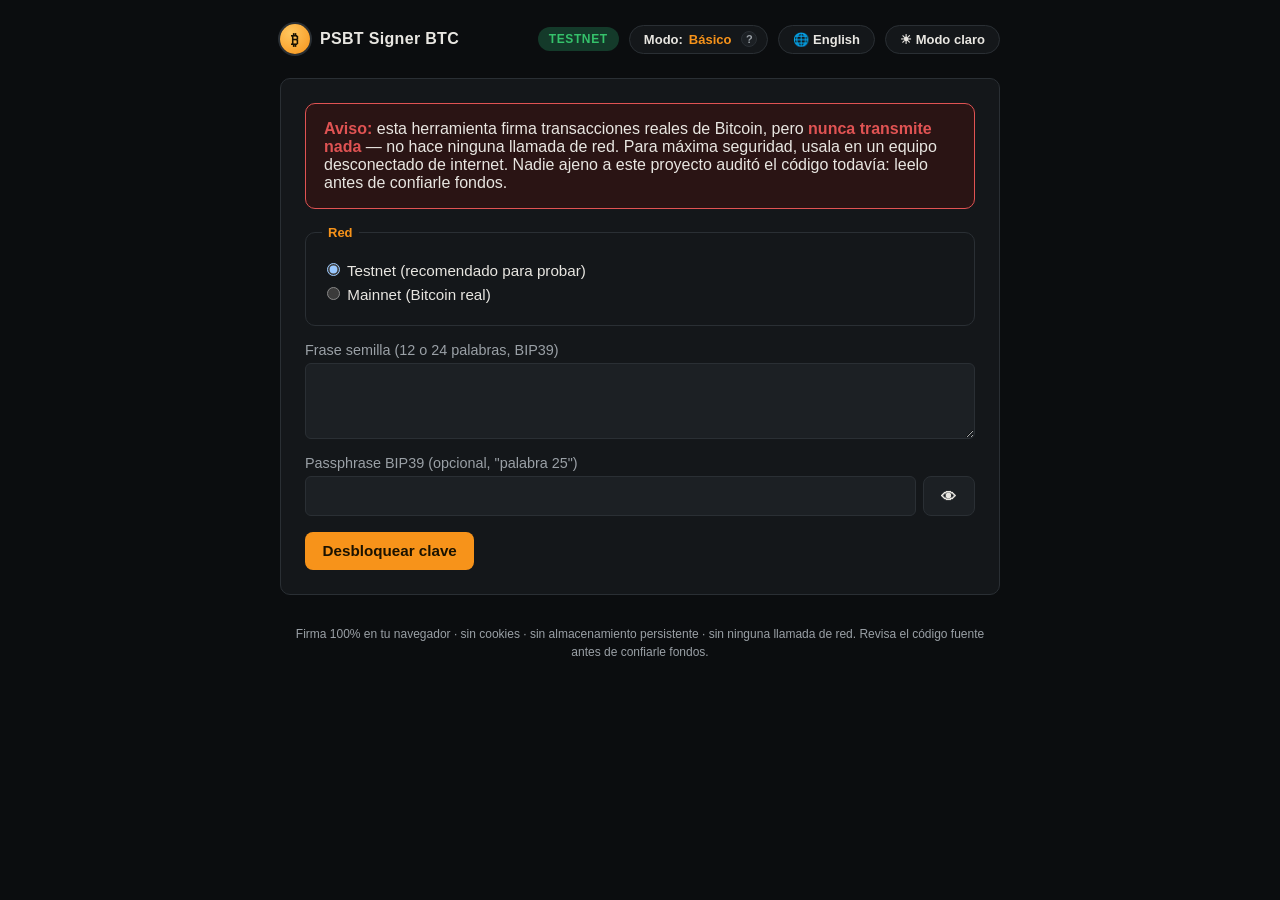
<file: psbt-signer-btc/index.html>
<!doctype html>
<html lang="es" data-theme="dark" data-mode="basic">
<head>
<meta charset="utf-8">
<meta name="viewport" content="width=device-width, initial-scale=1">
<meta http-equiv="Content-Security-Policy" content="default-src 'none'; script-src 'sha256-pmAdC84yk+kIwh0TrD3fnJAh0LnoWAxemWYkl9YD5F8='; style-src 'sha256-11RDiAy8KSwv/xzY7cCPAdUvm2HdAvtxFED6UVE4E+Q='; img-src 'self' data:; font-src 'self'; connect-src 'none'; frame-src 'none'; object-src 'none'; base-uri 'none'; form-action 'none'; manifest-src 'none'">
<title>PSBT Signer BTC</title>
<link rel="icon" href="data:image/svg+xml,%3Csvg xmlns='http://www.w3.org/2000/svg' viewBox='0 0 32 32'%3E%3Ccircle cx='16' cy='16' r='15' fill='%23f7931a'/%3E%3Ctext x='16' y='23' font-family='Arial,sans-serif' font-size='20' font-weight='bold' fill='%231a1200' text-anchor='middle'%3E%E2%82%BF%3C/text%3E%3C/svg%3E">
<style>:root{--bg: #0b0d0f;--bg-panel: #14171a;--bg-panel-2: #1c2024;--border: #2a2f34;--text: #e8e6e1;--text-dim: #9aa0a6;--accent: #f7931a;--accent-2: #ffc75f;--accent-text: #1a1200;--danger: #e05353;--danger-bg: #2a1414;--ok: #35c26b;--mono: "Roboto Mono", "Fira Code", "Courier New", monospace;--sans: -apple-system, BlinkMacSystemFont, "Segoe UI", Helvetica, Arial, sans-serif;--radius: 10px;color-scheme:dark}[data-theme=light]{--bg: #f6f3ee;--bg-panel: #ffffff;--bg-panel-2: #f0ede7;--border: #d8d2c6;--text: #1c1c1c;--text-dim: #5a5a5a;--accent: #b45f04;--accent-2: #935000;--accent-text: #ffffff;--danger: #b3261e;--danger-bg: #fbeaea;--ok: #1e8e4f;color-scheme:light}*{box-sizing:border-box}[hidden]{display:none!important}html,body{margin:0;padding:0;background:var(--bg);color:var(--text);font-family:var(--sans);min-height:100%}body{padding:24px 16px 64px}.app{max-width:720px;margin:0 auto}.topbar{display:flex;align-items:center;justify-content:space-between;margin-bottom:24px;gap:12px;flex-wrap:wrap}.topbar-actions{display:flex;align-items:center;gap:10px;flex-wrap:wrap}.brand{display:flex;align-items:center;gap:10px;font-weight:700;letter-spacing:.02em}.brand .coin{width:30px;height:30px;border-radius:50%;background:radial-gradient(circle at 35% 30%,var(--accent-2),var(--accent));display:flex;align-items:center;justify-content:center;color:#1a1200;font-weight:900;font-size:15px;box-shadow:0 0 0 2px var(--border)}.theme-toggle{background:var(--bg-panel);border:1px solid var(--border);color:var(--text);border-radius:999px;padding:6px 14px;font-size:13px;cursor:pointer}.theme-toggle:hover{border-color:var(--accent)}.mode-toggle-group{display:inline-flex;align-items:center;gap:4px;background:var(--bg-panel);border:1px solid var(--border);border-radius:999px;padding:4px 10px 4px 14px}.mode-toggle-group:hover,.mode-toggle-group:focus-within{border-color:var(--accent)}.mode-toggle{background:none;border:none;color:var(--text);padding:2px 0;font-size:13px;cursor:pointer;display:inline-flex;align-items:center;gap:6px}.mode-toggle strong{color:var(--accent)}.advanced-only{display:none}[data-mode=advanced] .advanced-only{display:block}[data-mode=advanced] .advanced-only.inline{display:inline}.tip{display:inline-flex;align-items:center;justify-content:center;width:16px;height:16px;border-radius:50%;background:var(--bg-panel-2);border:1px solid var(--border);color:var(--text-dim);font-size:11px;font-weight:700;cursor:help;position:relative;margin-left:6px;vertical-align:middle}.tip:hover,.tip:focus-visible{color:var(--accent-text);background:var(--accent);border-color:var(--accent);outline:none}.tip:hover:after,.tip:focus-visible:after{content:attr(data-tip);position:absolute;top:130%;left:50%;transform:translate(-50%);width:240px;max-width:65vw;background:var(--bg-panel);color:var(--text);border:1px solid var(--border);border-radius:8px;padding:10px 12px;font-size:12px;font-weight:400;line-height:1.45;z-index:80;box-shadow:0 8px 24px #00000059;white-space:normal;text-align:left}.badge{font-size:.75rem;font-weight:700;padding:.3rem .7rem;border-radius:999px;letter-spacing:.05em}.badge-testnet{background:#143a2a;color:var(--ok)}.badge-mainnet{background:#3a1414;color:var(--danger)}.panel{background:var(--bg-panel);border:1px solid var(--border);border-radius:var(--radius);padding:24px;margin-bottom:18px}.screen[hidden]{display:none}h2{font-size:17px;margin:0 0 14px;color:var(--accent)}p{line-height:1.55}strong{color:var(--text)}.notice{border-radius:var(--radius);padding:16px 18px;margin:0 0 16px}.notice-warning{background:var(--danger-bg);border:1px solid var(--danger);color:var(--text)}.notice-warning strong{color:var(--danger)}.notice-info{background:var(--bg-panel-2);border:1px solid var(--border);color:var(--text)}fieldset{border:1px solid var(--border);border-radius:var(--radius);margin:0 0 16px;padding:14px 16px 16px}legend{padding:0 6px;color:var(--accent);font-size:13px;font-weight:600}.network-choice label,.unlock-mode-choice label{display:block;margin:.35rem 0;font-size:.95rem}.mainnet-confirm{color:var(--danger);font-size:.85rem}.field{display:block;margin-bottom:1rem;font-size:.9rem;color:var(--text-dim)}.field input,.field textarea{display:block;width:100%;margin-top:.35rem;background:var(--bg-panel-2);border:1px solid var(--border);border-radius:6px;color:var(--text);padding:.6rem .7rem;font-size:.95rem;font-family:var(--sans)}.field textarea{resize:vertical;font-family:var(--mono)}.field input:focus,.field textarea:focus{outline:none;border-color:var(--accent)}.input-with-button{display:flex;gap:.4rem;margin-top:.35rem}.input-with-button input{flex:1;margin-top:0}.input-with-button button{flex:0 0 auto}.checkbox-field{display:flex;align-items:center;gap:.5rem;margin:.75rem 0;font-size:.9rem}.hint{color:var(--text-dim);font-size:.8rem;margin:.5rem 0 1rem}.file-load-row{margin-top:.4rem}.file-load-row button{font-size:.8rem;padding:.4rem .7rem}button{appearance:none;border:none;border-radius:8px;padding:.65rem 1.1rem;font-size:.95rem;font-weight:600;cursor:pointer;transition:transform .05s ease,opacity .15s ease}button:active{transform:scale(.98)}button:disabled{opacity:.4;cursor:not-allowed}.btn-primary{background:var(--accent);color:var(--accent-text)}.btn-primary:hover:not(:disabled){background:var(--accent-2)}.btn-secondary{background:transparent;color:var(--text);border:1px solid var(--border)}.btn-secondary:hover:not(:disabled){border-color:var(--accent)}#toggle-passphrase-visibility,#toggle-wif-passphrase-visibility{background:var(--bg-panel-2);color:var(--text);border:1px solid var(--border);border-radius:8px}.actions-row{display:flex;gap:.6rem;flex-wrap:wrap;margin-top:1rem}.error{background:var(--danger-bg);color:var(--danger);border-radius:8px;padding:.6rem .8rem;font-size:.85rem}.mono{font-family:var(--mono);word-break:break-all;font-size:.85rem}.wrap{white-space:pre-wrap}.review-list{display:grid;grid-template-columns:auto 1fr;gap:.4rem 1rem;font-size:.9rem;margin-bottom:1rem}.review-list dt{color:var(--text-dim)}.review-list dd{margin:0}.output-list{list-style:none;padding:0;margin:.5rem 0 1rem}.output-row{display:flex;justify-content:space-between;align-items:baseline;gap:.75rem;background:var(--bg-panel-2);border:1px solid var(--border);border-radius:var(--radius);padding:.6rem .8rem;margin-bottom:.5rem;font-size:.85rem}.output-address{font-family:var(--mono);word-break:break-all;flex:1 1 auto;min-width:0}.output-change-tag{color:var(--ok);font-size:.75rem;display:block;margin-top:.15rem}.output-amount{white-space:nowrap;font-weight:600}.will-sign-banner{background:var(--bg-panel-2);border:1px solid var(--accent);border-radius:var(--radius);padding:.7rem 1rem;margin-bottom:1rem;font-size:.9rem;color:var(--text)}.qr-wrap{text-align:center;margin:1rem 0}.qr-wrap img{display:block;margin:0 auto;border-radius:6px;background:#fff;padding:8px;max-width:220px}a{color:var(--accent)}.footer-note{font-size:12px;color:var(--text-dim);text-align:center;margin-top:30px}</style>
</head>
<body>
<div class="app">

<div class="topbar">
  <div class="brand"><span class="coin">₿</span> <span data-i18n="topbar.brand">PSBT Signer BTC</span></div>
  <div class="topbar-actions">
    <span id="network-badge" class="badge badge-testnet">TESTNET</span>
    <span class="mode-toggle-group">
      <button class="mode-toggle" id="ui-mode-toggle" type="button" aria-pressed="false">
        <span data-i18n="topbar.mode.prefix">Modo:</span> <strong id="ui-mode-label" data-i18n="topbar.mode.basic">Básico</strong>
      </button>
      <span class="tip" tabindex="0" data-i18n-tip="topbar.mode.tip" data-tip="">?</span>
    </span>
    <button class="theme-toggle" id="lang-toggle" type="button" data-i18n="topbar.lang.toEnglish">🌐 English</button>
    <button class="theme-toggle" id="theme-toggle" type="button" data-i18n="topbar.theme.toLight">☀ Modo claro</button>
  </div>
</div>

<main>

<section id="screen-unlock" class="screen">
  <div class="panel">
  <p id="unlock-autolock-notice" class="notice notice-info" hidden data-i18n="notice.autoLocked"></p>
  <div class="notice notice-warning" data-i18n="notice.warning">
    <strong>Aviso:</strong> esta herramienta firma transacciones reales de Bitcoin, pero <strong>nunca transmite nada</strong> —
    no hace ninguna llamada de red. Para máxima seguridad, usala en un equipo desconectado de internet.
    Nadie ajeno a este proyecto auditó el código todavía: leelo antes de confiarle fondos.
  </div>

  <form id="unlock-form">
    <fieldset class="network-choice">
      <legend data-i18n="network.legend">Red</legend>
      <label><input type="radio" name="network" id="network-testnet" checked> <span data-i18n="network.testnet.label">Testnet (recomendado para probar)</span></label>
      <label><input type="radio" name="network" id="network-mainnet"> <span data-i18n="network.mainnet.label">Mainnet (Bitcoin real)</span></label>
      <label id="mainnet-confirm-wrap" hidden class="mainnet-confirm">
        <input type="checkbox" id="mainnet-confirm-checkbox">
        <span data-i18n="network.mainnet.confirm">Entiendo que voy a operar con Bitcoin real y puedo perder mis fondos si me equivoco.</span>
      </label>
    </fieldset>

    <div class="advanced-only">
      <fieldset class="unlock-mode-choice">
        <legend data-i18n="unlockMode.legend">Como desbloqueás la clave</legend>
        <label><input type="radio" name="unlock-mode" id="mode-seed" checked> <span data-i18n="unlockMode.seed.label">Frase semilla (BIP39)</span></label>
        <label><input type="radio" name="unlock-mode" id="mode-key"> <span data-i18n="unlockMode.key.label">Clave privada (WIF)</span></label>
      </fieldset>

      <p class="hint" data-i18n="fileLoad.hint">
        "Cargar desde archivo" lee un .txt directo desde un pendrive con el diálogo
        nativo del sistema operativo — el contenido nunca pasa por el portapapeles
        (evita el historial de clipboard de apps de terceros y extensiones).
      </p>
    </div>

    <div id="seed-fields">
      <div class="advanced-only">
        <label class="checkbox-field">
          <input type="checkbox" id="seed-encrypted-checkbox">
          <span data-i18n="seedEncrypted.checkbox">La frase está cifrada (bloque AES-256-GCM de paper-wallet-btc)</span>
        </label>
      </div>

      <label class="field" id="mnemonic-field">
        <span data-i18n="mnemonic.label">Frase semilla (12 o 24 palabras, BIP39)</span>
        <textarea id="mnemonic-input" rows="3" autocomplete="off" spellcheck="false"></textarea>
        <div class="advanced-only file-load-row">
          <button type="button" class="btn-secondary" id="mnemonic-file-btn" data-i18n="fileLoad.button">📁 Cargar desde archivo (USB)</button>
          <input type="file" id="mnemonic-file-input" accept=".txt,text/plain" hidden>
        </div>
      </label>

      <div id="encrypted-seed-fields" class="advanced-only" hidden>
        <label class="field">
          <span data-i18n="encryptedSeed.label">Bloque cifrado (del PDF de paper-wallet-btc)</span>
          <textarea id="encrypted-seed-input" rows="4" autocomplete="off" spellcheck="false"></textarea>
          <div class="file-load-row">
            <button type="button" class="btn-secondary" id="encrypted-seed-file-btn" data-i18n="fileLoad.button">📁 Cargar desde archivo (USB)</button>
            <input type="file" id="encrypted-seed-file-input" accept=".txt,text/plain" hidden>
          </div>
        </label>
        <label class="field">
          <span data-i18n="decryptPassword.label">Contraseña de descifrado</span>
          <input type="password" id="decrypt-password-input" autocomplete="off" spellcheck="false">
        </label>
      </div>

      <label class="field">
        <span data-i18n="passphrase.label">Passphrase BIP39 (opcional, "palabra 25")</span>
        <div class="input-with-button">
          <input type="password" id="passphrase-input" autocomplete="off" spellcheck="false">
          <button type="button" id="toggle-passphrase-visibility">👁</button>
        </div>
      </label>
    </div>

    <div id="key-fields" class="advanced-only" hidden>
      <label class="field">
        <span data-i18n="wif.label">Clave privada (WIF, o clave BIP38 cifrada que empieza con "6P...")</span>
        <input type="text" id="wif-input" autocomplete="off" spellcheck="false">
        <div class="file-load-row">
          <button type="button" class="btn-secondary" id="wif-file-btn" data-i18n="fileLoad.button">📁 Cargar desde archivo (USB)</button>
          <input type="file" id="wif-file-input" accept=".txt,text/plain" hidden>
        </div>
      </label>
      <label class="field">
        <span data-i18n="wifPassphrase.label">Passphrase BIP38 (solo si la clave empieza con "6P...")</span>
        <div class="input-with-button">
          <input type="password" id="wif-passphrase-input" autocomplete="off" spellcheck="false">
          <button type="button" id="toggle-wif-passphrase-visibility">👁</button>
        </div>
      </label>
      <p class="hint" data-i18n="wif.hint">Se revisan los 4 formatos de dirección posibles para esta clave (Legacy, P2SH-SegWit, Native SegWit y Taproot).</p>
    </div>

    <p id="unlock-error" class="error" hidden></p>

    <button type="submit" id="unlock-btn" class="btn-primary" data-i18n="unlock.button">Desbloquear clave</button>
  </form>
  </div>
</section>

<section id="screen-load" class="screen" hidden>
  <div class="panel">
  <h2 data-i18n="load.title">Cargar transacción (PSBT)</h2>
  <p class="hint" data-i18n="load.hint">Pegá o cargá el PSBT sin firmar (o parcialmente firmado) que generó otra wallet — en formato base64 o hex.</p>

  <form id="load-form">
    <label class="field">
      <span data-i18n="load.label">PSBT (base64 o hex)</span>
      <textarea id="psbt-input" rows="6" autocomplete="off" spellcheck="false"></textarea>
      <div class="file-load-row">
        <button type="button" class="btn-secondary" id="psbt-file-btn" data-i18n="fileLoad.button">📁 Cargar desde archivo (USB)</button>
        <input type="file" id="psbt-file-input" accept=".txt,text/plain,.psbt" hidden>
      </div>
    </label>

    <p id="load-error" class="error" hidden></p>

    <div class="actions-row">
      <button type="submit" class="btn-primary" data-i18n="load.analyze">Analizar</button>
      <button type="button" id="load-lock-btn" class="btn-secondary" data-i18n="load.lock">Bloquear</button>
    </div>
  </form>
  </div>
</section>

<section id="screen-review" class="screen" hidden>
  <div class="panel">
  <h2 data-i18n="review.title">Revisar antes de firmar</h2>

  <p class="will-sign-banner" id="review-will-sign"></p>

  <dl class="review-list">
    <dt data-i18n="review.inputsTotal">Total de entradas</dt><dd id="review-inputs-total"></dd>
    <dt data-i18n="review.outputsTotal">Total de salidas</dt><dd id="review-outputs-total"></dd>
    <dt data-i18n="review.fee">Comisión</dt><dd id="review-fee"></dd>
  </dl>

  <h2 data-i18n="review.outputs">Salidas</h2>
  <ul class="output-list" id="review-outputs"></ul>

  <p id="review-risk-warning" class="notice notice-warning" hidden></p>

  <label class="checkbox-field">
    <input type="checkbox" id="review-confirm-checkbox">
    <span data-i18n="review.confirm">Revisé el destino y los montos, y quiero firmar esta transacción con la clave que desbloqueé.</span>
  </label>

  <label class="checkbox-field" id="review-risk-ack-wrap" hidden>
    <input type="checkbox" id="review-risk-ack-checkbox">
    <span data-i18n="review.riskAck">Entiendo el riesgo descripto arriba y quiero firmar igual.</span>
  </label>

  <p id="review-error" class="error" hidden></p>

  <div class="actions-row">
    <button id="confirm-sign-btn" class="btn-primary" disabled data-i18n="review.sign">Firmar</button>
    <button id="cancel-review-btn" class="btn-secondary" data-i18n="review.cancel">Cancelar</button>
  </div>
  </div>
</section>

<section id="screen-result" class="screen" hidden>
  <div class="panel">
  <h2 id="result-title" data-i18n="result.title.finalized">Transacción firmada y completa</h2>
  <p id="result-hint" class="hint" data-i18n="result.finalized.hint">Todas las firmas necesarias están presentes.</p>
  <p id="result-partial-warning" class="notice notice-warning" hidden></p>

  <dl class="review-list" id="result-txid-row" hidden>
    <dt data-i18n="result.txid">TXID</dt><dd id="result-txid" class="mono"></dd>
  </dl>

  <label class="field">
    <span id="result-output-label" data-i18n="result.hexLabel">Transacción firmada (hex)</span>
    <textarea id="result-output" class="mono" rows="6" readonly></textarea>
  </label>

  <div class="qr-wrap">
    <img id="result-qr" alt="">
  </div>

  <div class="actions-row">
    <button id="result-copy-btn" type="button" class="btn-secondary" data-i18n="result.copy">Copiar</button>
    <button id="result-download-btn" type="button" class="btn-secondary" data-i18n="result.download">⬇ Descargar .txt</button>
  </div>

  <div class="actions-row">
    <button id="result-back-btn" class="btn-primary" data-i18n="result.back">Firmar otro PSBT</button>
    <button id="result-lock-btn" class="btn-secondary" data-i18n="result.lock">Bloquear</button>
  </div>
  </div>
</section>

</main>

<p class="footer-note" data-i18n="footer.note">
  Firma 100% en tu navegador · sin cookies · sin almacenamiento persistente · sin ninguna llamada de red.
  Revisa el código fuente antes de confiarle fondos.
</p>

</div>
<script>(()=>{var Zl=Object.create;var Pc=Object.defineProperty;var Xl=Object.getOwnPropertyDescriptor;var Ql=Object.getOwnPropertyNames;var Jl=Object.getPrototypeOf,ed=Object.prototype.hasOwnProperty;var J=(e,t)=>()=>{try{return t||e((t={exports:{}}).exports,t),t.exports}catch(n){throw t=0,n}};var td=(e,t,n,r)=>{if(t&&typeof t=="object"||typeof t=="function")for(let o of Ql(t))!ed.call(e,o)&&o!==n&&Pc(e,o,{get:()=>t[o],enumerable:!(r=Xl(t,o))||r.enumerable});return e};var nd=(e,t,n)=>(n=e!=null?Zl(Jl(e)):{},td(t||!e||!e.__esModule?Pc(n,"default",{value:e,enumerable:!0}):n,e));var Zf=J((fy,Gf)=>{Gf.exports=function(){return typeof Promise=="function"&&Promise.prototype&&Promise.prototype.then}});var jt=J(pn=>{var Os,Tp=[0,26,44,70,100,134,172,196,242,292,346,404,466,532,581,655,733,815,901,991,1085,1156,1258,1364,1474,1588,1706,1828,1921,2051,2185,2323,2465,2611,2761,2876,3034,3196,3362,3532,3706];pn.getSymbolSize=function(t){if(!t)throw new Error('"version" cannot be null or undefined');if(t<1||t>40)throw new Error('"version" should be in range from 1 to 40');return t*4+17};pn.getSymbolTotalCodewords=function(t){return Tp[t]};pn.getBCHDigit=function(e){let t=0;for(;e!==0;)t++,e>>>=1;return t};pn.setToSJISFunction=function(t){if(typeof t!="function")throw new Error('"toSJISFunc" is not a valid function.');Os=t};pn.isKanjiModeEnabled=function(){return typeof Os<"u"};pn.toSJIS=function(t){return Os(t)}});var Fo=J(et=>{et.L={bit:1};et.M={bit:0};et.Q={bit:3};et.H={bit:2};function Bp(e){if(typeof e!="string")throw new Error("Param is not a string");switch(e.toLowerCase()){case"l":case"low":return et.L;case"m":case"medium":return et.M;case"q":case"quartile":return et.Q;case"h":case"high":return et.H;default:throw new Error("Unknown EC Level: "+e)}}et.isValid=function(t){return t&&typeof t.bit<"u"&&t.bit>=0&&t.bit<4};et.from=function(t,n){if(et.isValid(t))return t;try{return Bp(t)}catch{return n}}});var Jf=J((dy,Qf)=>{function Xf(){this.buffer=[],this.length=0}Xf.prototype={get:function(e){let t=Math.floor(e/8);return(this.buffer[t]>>>7-e%8&1)===1},put:function(e,t){for(let n=0;n<t;n++)this.putBit((e>>>t-n-1&1)===1)},getLengthInBits:function(){return this.length},putBit:function(e){let t=Math.floor(this.length/8);this.buffer.length<=t&&this.buffer.push(0),e&&(this.buffer[t]|=128>>>this.length%8),this.length++}};Qf.exports=Xf});var tu=J((hy,eu)=>{function Pr(e){if(!e||e<1)throw new Error("BitMatrix size must be defined and greater than 0");this.size=e,this.data=new Uint8Array(e*e),this.reservedBit=new Uint8Array(e*e)}Pr.prototype.set=function(e,t,n,r){let o=e*this.size+t;this.data[o]=n,r&&(this.reservedBit[o]=!0)};Pr.prototype.get=function(e,t){return this.data[e*this.size+t]};Pr.prototype.xor=function(e,t,n){this.data[e*this.size+t]^=n};Pr.prototype.isReserved=function(e,t){return this.reservedBit[e*this.size+t]};eu.exports=Pr});var nu=J(Ho=>{var vp=jt().getSymbolSize;Ho.getRowColCoords=function(t){if(t===1)return[];let n=Math.floor(t/7)+2,r=vp(t),o=r===145?26:Math.ceil((r-13)/(2*n-2))*2,i=[r-7];for(let s=1;s<n-1;s++)i[s]=i[s-1]-o;return i.push(6),i.reverse()};Ho.getPositions=function(t){let n=[],r=Ho.getRowColCoords(t),o=r.length;for(let i=0;i<o;i++)for(let s=0;s<o;s++)i===0&&s===0||i===0&&s===o-1||i===o-1&&s===0||n.push([r[i],r[s]]);return n}});var iu=J(ou=>{var Ap=jt().getSymbolSize,ru=7;ou.getPositions=function(t){let n=Ap(t);return[[0,0],[n-ru,0],[0,n-ru]]}});var su=J(ne=>{ne.Patterns={PATTERN000:0,PATTERN001:1,PATTERN010:2,PATTERN011:3,PATTERN100:4,PATTERN101:5,PATTERN110:6,PATTERN111:7};var gn={N1:3,N2:3,N3:40,N4:10};ne.isValid=function(t){return t!=null&&t!==""&&!isNaN(t)&&t>=0&&t<=7};ne.from=function(t){return ne.isValid(t)?parseInt(t,10):void 0};ne.getPenaltyN1=function(t){let n=t.size,r=0,o=0,i=0,s=null,c=null;for(let a=0;a<n;a++){o=i=0,s=c=null;for(let f=0;f<n;f++){let l=t.get(a,f);l===s?o++:(o>=5&&(r+=gn.N1+(o-5)),s=l,o=1),l=t.get(f,a),l===c?i++:(i>=5&&(r+=gn.N1+(i-5)),c=l,i=1)}o>=5&&(r+=gn.N1+(o-5)),i>=5&&(r+=gn.N1+(i-5))}return r};ne.getPenaltyN2=function(t){let n=t.size,r=0;for(let o=0;o<n-1;o++)for(let i=0;i<n-1;i++){let s=t.get(o,i)+t.get(o,i+1)+t.get(o+1,i)+t.get(o+1,i+1);(s===4||s===0)&&r++}return r*gn.N2};ne.getPenaltyN3=function(t){let n=t.size,r=0,o=0,i=0;for(let s=0;s<n;s++){o=i=0;for(let c=0;c<n;c++)o=o<<1&2047|t.get(s,c),c>=10&&(o===1488||o===93)&&r++,i=i<<1&2047|t.get(c,s),c>=10&&(i===1488||i===93)&&r++}return r*gn.N3};ne.getPenaltyN4=function(t){let n=0,r=t.data.length;for(let i=0;i<r;i++)n+=t.data[i];return Math.abs(Math.ceil(n*100/r/5)-10)*gn.N4};function Pp(e,t,n){switch(e){case ne.Patterns.PATTERN000:return(t+n)%2===0;case ne.Patterns.PATTERN001:return t%2===0;case ne.Patterns.PATTERN010:return n%3===0;case ne.Patterns.PATTERN011:return(t+n)%3===0;case ne.Patterns.PATTERN100:return(Math.floor(t/2)+Math.floor(n/3))%2===0;case ne.Patterns.PATTERN101:return t*n%2+t*n%3===0;case ne.Patterns.PATTERN110:return(t*n%2+t*n%3)%2===0;case ne.Patterns.PATTERN111:return(t*n%3+(t+n)%2)%2===0;default:throw new Error("bad maskPattern:"+e)}}ne.applyMask=function(t,n){let r=n.size;for(let o=0;o<r;o++)for(let i=0;i<r;i++)n.isReserved(i,o)||n.xor(i,o,Pp(t,i,o))};ne.getBestMask=function(t,n){let r=Object.keys(ne.Patterns).length,o=0,i=1/0;for(let s=0;s<r;s++){n(s),ne.applyMask(s,t);let c=ne.getPenaltyN1(t)+ne.getPenaltyN2(t)+ne.getPenaltyN3(t)+ne.getPenaltyN4(t);ne.applyMask(s,t),c<i&&(i=c,o=s)}return o}});var Ns=J(_s=>{var qt=Fo(),zo=[1,1,1,1,1,1,1,1,1,1,2,2,1,2,2,4,1,2,4,4,2,4,4,4,2,4,6,5,2,4,6,6,2,5,8,8,4,5,8,8,4,5,8,11,4,8,10,11,4,9,12,16,4,9,16,16,6,10,12,18,6,10,17,16,6,11,16,19,6,13,18,21,7,14,21,25,8,16,20,25,8,17,23,25,9,17,23,34,9,18,25,30,10,20,27,32,12,21,29,35,12,23,34,37,12,25,34,40,13,26,35,42,14,28,38,45,15,29,40,48,16,31,43,51,17,33,45,54,18,35,48,57,19,37,51,60,19,38,53,63,20,40,56,66,21,43,59,70,22,45,62,74,24,47,65,77,25,49,68,81],Do=[7,10,13,17,10,16,22,28,15,26,36,44,20,36,52,64,26,48,72,88,36,64,96,112,40,72,108,130,48,88,132,156,60,110,160,192,72,130,192,224,80,150,224,264,96,176,260,308,104,198,288,352,120,216,320,384,132,240,360,432,144,280,408,480,168,308,448,532,180,338,504,588,196,364,546,650,224,416,600,700,224,442,644,750,252,476,690,816,270,504,750,900,300,560,810,960,312,588,870,1050,336,644,952,1110,360,700,1020,1200,390,728,1050,1260,420,784,1140,1350,450,812,1200,1440,480,868,1290,1530,510,924,1350,1620,540,980,1440,1710,570,1036,1530,1800,570,1064,1590,1890,600,1120,1680,1980,630,1204,1770,2100,660,1260,1860,2220,720,1316,1950,2310,750,1372,2040,2430];_s.getBlocksCount=function(t,n){switch(n){case qt.L:return zo[(t-1)*4+0];case qt.M:return zo[(t-1)*4+1];case qt.Q:return zo[(t-1)*4+2];case qt.H:return zo[(t-1)*4+3];default:return}};_s.getTotalCodewordsCount=function(t,n){switch(n){case qt.L:return Do[(t-1)*4+0];case qt.M:return Do[(t-1)*4+1];case qt.Q:return Do[(t-1)*4+2];case qt.H:return Do[(t-1)*4+3];default:return}}});var cu=J(jo=>{var Ir=new Uint8Array(512),Ko=new Uint8Array(256);(function(){let t=1;for(let n=0;n<255;n++)Ir[n]=t,Ko[t]=n,t<<=1,t&256&&(t^=285);for(let n=255;n<512;n++)Ir[n]=Ir[n-255]})();jo.log=function(t){if(t<1)throw new Error("log("+t+")");return Ko[t]};jo.exp=function(t){return Ir[t]};jo.mul=function(t,n){return t===0||n===0?0:Ir[Ko[t]+Ko[n]]}});var au=J(Lr=>{var Rs=cu();Lr.mul=function(t,n){let r=new Uint8Array(t.length+n.length-1);for(let o=0;o<t.length;o++)for(let i=0;i<n.length;i++)r[o+i]^=Rs.mul(t[o],n[i]);return r};Lr.mod=function(t,n){let r=new Uint8Array(t);for(;r.length-n.length>=0;){let o=r[0];for(let s=0;s<n.length;s++)r[s]^=Rs.mul(n[s],o);let i=0;for(;i<r.length&&r[i]===0;)i++;r=r.slice(i)}return r};Lr.generateECPolynomial=function(t){let n=new Uint8Array([1]);for(let r=0;r<t;r++)n=Lr.mul(n,new Uint8Array([1,Rs.exp(r)]));return n}});var lu=J((xy,uu)=>{var fu=au();function Ms(e){this.genPoly=void 0,this.degree=e,this.degree&&this.initialize(this.degree)}Ms.prototype.initialize=function(t){this.degree=t,this.genPoly=fu.generateECPolynomial(this.degree)};Ms.prototype.encode=function(t){if(!this.genPoly)throw new Error("Encoder not initialized");let n=new Uint8Array(t.length+this.degree);n.set(t);let r=fu.mod(n,this.genPoly),o=this.degree-r.length;if(o>0){let i=new Uint8Array(this.degree);return i.set(r,o),i}return r};uu.exports=Ms});var $s=J(du=>{du.isValid=function(t){return!isNaN(t)&&t>=1&&t<=40}});var Fs=J(At=>{var hu="[0-9]+",Ip="[A-Z $%*+\\-./:]+",Ur="(?:[u3000-u303F]|[u3040-u309F]|[u30A0-u30FF]|[uFF00-uFFEF]|[u4E00-u9FAF]|[u2605-u2606]|[u2190-u2195]|u203B|[u2010u2015u2018u2019u2025u2026u201Cu201Du2225u2260]|[u0391-u0451]|[u00A7u00A8u00B1u00B4u00D7u00F7])+";Ur=Ur.replace(/u/g,"\\u");var Lp="(?:(?![A-Z0-9 $%*+\\-./:]|"+Ur+`)(?:.|[\r
]))+`;At.KANJI=new RegExp(Ur,"g");At.BYTE_KANJI=new RegExp("[^A-Z0-9 $%*+\\-./:]+","g");At.BYTE=new RegExp(Lp,"g");At.NUMERIC=new RegExp(hu,"g");At.ALPHANUMERIC=new RegExp(Ip,"g");var Up=new RegExp("^"+Ur+"$"),Cp=new RegExp("^"+hu+"$"),Op=new RegExp("^[A-Z0-9 $%*+\\-./:]+$");At.testKanji=function(t){return Up.test(t)};At.testNumeric=function(t){return Cp.test(t)};At.testAlphanumeric=function(t){return Op.test(t)}});var Wt=J(Ee=>{var _p=$s(),Hs=Fs();Ee.NUMERIC={id:"Numeric",bit:1,ccBits:[10,12,14]};Ee.ALPHANUMERIC={id:"Alphanumeric",bit:2,ccBits:[9,11,13]};Ee.BYTE={id:"Byte",bit:4,ccBits:[8,16,16]};Ee.KANJI={id:"Kanji",bit:8,ccBits:[8,10,12]};Ee.MIXED={bit:-1};Ee.getCharCountIndicator=function(t,n){if(!t.ccBits)throw new Error("Invalid mode: "+t);if(!_p.isValid(n))throw new Error("Invalid version: "+n);return n>=1&&n<10?t.ccBits[0]:n<27?t.ccBits[1]:t.ccBits[2]};Ee.getBestModeForData=function(t){return Hs.testNumeric(t)?Ee.NUMERIC:Hs.testAlphanumeric(t)?Ee.ALPHANUMERIC:Hs.testKanji(t)?Ee.KANJI:Ee.BYTE};Ee.toString=function(t){if(t&&t.id)return t.id;throw new Error("Invalid mode")};Ee.isValid=function(t){return t&&t.bit&&t.ccBits};function Np(e){if(typeof e!="string")throw new Error("Param is not a string");switch(e.toLowerCase()){case"numeric":return Ee.NUMERIC;case"alphanumeric":return Ee.ALPHANUMERIC;case"kanji":return Ee.KANJI;case"byte":return Ee.BYTE;default:throw new Error("Unknown mode: "+e)}}Ee.from=function(t,n){if(Ee.isValid(t))return t;try{return Np(t)}catch{return n}}});var bu=J(wn=>{var qo=jt(),Rp=Ns(),pu=Fo(),Vt=Wt(),zs=$s(),wu=7973,gu=qo.getBCHDigit(wu);function Mp(e,t,n){for(let r=1;r<=40;r++)if(t<=wn.getCapacity(r,n,e))return r}function yu(e,t){return Vt.getCharCountIndicator(e,t)+4}function $p(e,t){let n=0;return e.forEach(function(r){let o=yu(r.mode,t);n+=o+r.getBitsLength()}),n}function Fp(e,t){for(let n=1;n<=40;n++)if($p(e,n)<=wn.getCapacity(n,t,Vt.MIXED))return n}wn.from=function(t,n){return zs.isValid(t)?parseInt(t,10):n};wn.getCapacity=function(t,n,r){if(!zs.isValid(t))throw new Error("Invalid QR Code version");typeof r>"u"&&(r=Vt.BYTE);let o=qo.getSymbolTotalCodewords(t),i=Rp.getTotalCodewordsCount(t,n),s=(o-i)*8;if(r===Vt.MIXED)return s;let c=s-yu(r,t);switch(r){case Vt.NUMERIC:return Math.floor(c/10*3);case Vt.ALPHANUMERIC:return Math.floor(c/11*2);case Vt.KANJI:return Math.floor(c/13);case Vt.BYTE:default:return Math.floor(c/8)}};wn.getBestVersionForData=function(t,n){let r,o=pu.from(n,pu.M);if(Array.isArray(t)){if(t.length>1)return Fp(t,o);if(t.length===0)return 1;r=t[0]}else r=t;return Mp(r.mode,r.getLength(),o)};wn.getEncodedBits=function(t){if(!zs.isValid(t)||t<7)throw new Error("Invalid QR Code version");let n=t<<12;for(;qo.getBCHDigit(n)-gu>=0;)n^=wu<<qo.getBCHDigit(n)-gu;return t<<12|n}});var Su=J(Eu=>{var Ds=jt(),xu=1335,Hp=21522,mu=Ds.getBCHDigit(xu);Eu.getEncodedBits=function(t,n){let r=t.bit<<3|n,o=r<<10;for(;Ds.getBCHDigit(o)-mu>=0;)o^=xu<<Ds.getBCHDigit(o)-mu;return(r<<10|o)^Hp}});var Tu=J((vy,ku)=>{var zp=Wt();function Kn(e){this.mode=zp.NUMERIC,this.data=e.toString()}Kn.getBitsLength=function(t){return 10*Math.floor(t/3)+(t%3?t%3*3+1:0)};Kn.prototype.getLength=function(){return this.data.length};Kn.prototype.getBitsLength=function(){return Kn.getBitsLength(this.data.length)};Kn.prototype.write=function(t){let n,r,o;for(n=0;n+3<=this.data.length;n+=3)r=this.data.substr(n,3),o=parseInt(r,10),t.put(o,10);let i=this.data.length-n;i>0&&(r=this.data.substr(n),o=parseInt(r,10),t.put(o,i*3+1))};ku.exports=Kn});var vu=J((Ay,Bu)=>{var Dp=Wt(),Ks=["0","1","2","3","4","5","6","7","8","9","A","B","C","D","E","F","G","H","I","J","K","L","M","N","O","P","Q","R","S","T","U","V","W","X","Y","Z"," ","$","%","*","+","-",".","/",":"];function jn(e){this.mode=Dp.ALPHANUMERIC,this.data=e}jn.getBitsLength=function(t){return 11*Math.floor(t/2)+6*(t%2)};jn.prototype.getLength=function(){return this.data.length};jn.prototype.getBitsLength=function(){return jn.getBitsLength(this.data.length)};jn.prototype.write=function(t){let n;for(n=0;n+2<=this.data.length;n+=2){let r=Ks.indexOf(this.data[n])*45;r+=Ks.indexOf(this.data[n+1]),t.put(r,11)}this.data.length%2&&t.put(Ks.indexOf(this.data[n]),6)};Bu.exports=jn});var Pu=J((Py,Au)=>{var Kp=Wt();function qn(e){this.mode=Kp.BYTE,typeof e=="string"?this.data=new TextEncoder().encode(e):this.data=new Uint8Array(e)}qn.getBitsLength=function(t){return t*8};qn.prototype.getLength=function(){return this.data.length};qn.prototype.getBitsLength=function(){return qn.getBitsLength(this.data.length)};qn.prototype.write=function(e){for(let t=0,n=this.data.length;t<n;t++)e.put(this.data[t],8)};Au.exports=qn});var Lu=J((Iy,Iu)=>{var jp=Wt(),qp=jt();function Wn(e){this.mode=jp.KANJI,this.data=e}Wn.getBitsLength=function(t){return t*13};Wn.prototype.getLength=function(){return this.data.length};Wn.prototype.getBitsLength=function(){return Wn.getBitsLength(this.data.length)};Wn.prototype.write=function(e){let t;for(t=0;t<this.data.length;t++){let n=qp.toSJIS(this.data[t]);if(n>=33088&&n<=40956)n-=33088;else if(n>=57408&&n<=60351)n-=49472;else throw new Error("Invalid SJIS character: "+this.data[t]+`
Make sure your charset is UTF-8`);n=(n>>>8&255)*192+(n&255),e.put(n,13)}};Iu.exports=Wn});var Uu=J((Ly,js)=>{"use strict";var Cr={single_source_shortest_paths:function(e,t,n){var r={},o={};o[t]=0;var i=Cr.PriorityQueue.make();i.push(t,0);for(var s,c,a,f,l,u,d,h,p;!i.empty();){s=i.pop(),c=s.value,f=s.cost,l=e[c]||{};for(a in l)l.hasOwnProperty(a)&&(u=l[a],d=f+u,h=o[a],p=typeof o[a]>"u",(p||h>d)&&(o[a]=d,i.push(a,d),r[a]=c))}if(typeof n<"u"&&typeof o[n]>"u"){var g=["Could not find a path from ",t," to ",n,"."].join("");throw new Error(g)}return r},extract_shortest_path_from_predecessor_list:function(e,t){for(var n=[],r=t,o;r;)n.push(r),o=e[r],r=e[r];return n.reverse(),n},find_path:function(e,t,n){var r=Cr.single_source_shortest_paths(e,t,n);return Cr.extract_shortest_path_from_predecessor_list(r,n)},PriorityQueue:{make:function(e){var t=Cr.PriorityQueue,n={},r;e=e||{};for(r in t)t.hasOwnProperty(r)&&(n[r]=t[r]);return n.queue=[],n.sorter=e.sorter||t.default_sorter,n},default_sorter:function(e,t){return e.cost-t.cost},push:function(e,t){var n={value:e,cost:t};this.queue.push(n),this.queue.sort(this.sorter)},pop:function(){return this.queue.shift()},empty:function(){return this.queue.length===0}}};typeof js<"u"&&(js.exports=Cr)});var Fu=J(Vn=>{var X=Wt(),_u=Tu(),Nu=vu(),Ru=Pu(),Mu=Lu(),Or=Fs(),Wo=jt(),Wp=Uu();function Cu(e){return unescape(encodeURIComponent(e)).length}function _r(e,t,n){let r=[],o;for(;(o=e.exec(n))!==null;)r.push({data:o[0],index:o.index,mode:t,length:o[0].length});return r}function $u(e){let t=_r(Or.NUMERIC,X.NUMERIC,e),n=_r(Or.ALPHANUMERIC,X.ALPHANUMERIC,e),r,o;return Wo.isKanjiModeEnabled()?(r=_r(Or.BYTE,X.BYTE,e),o=_r(Or.KANJI,X.KANJI,e)):(r=_r(Or.BYTE_KANJI,X.BYTE,e),o=[]),t.concat(n,r,o).sort(function(s,c){return s.index-c.index}).map(function(s){return{data:s.data,mode:s.mode,length:s.length}})}function qs(e,t){switch(t){case X.NUMERIC:return _u.getBitsLength(e);case X.ALPHANUMERIC:return Nu.getBitsLength(e);case X.KANJI:return Mu.getBitsLength(e);case X.BYTE:return Ru.getBitsLength(e)}}function Vp(e){return e.reduce(function(t,n){let r=t.length-1>=0?t[t.length-1]:null;return r&&r.mode===n.mode?(t[t.length-1].data+=n.data,t):(t.push(n),t)},[])}function Yp(e){let t=[];for(let n=0;n<e.length;n++){let r=e[n];switch(r.mode){case X.NUMERIC:t.push([r,{data:r.data,mode:X.ALPHANUMERIC,length:r.length},{data:r.data,mode:X.BYTE,length:r.length}]);break;case X.ALPHANUMERIC:t.push([r,{data:r.data,mode:X.BYTE,length:r.length}]);break;case X.KANJI:t.push([r,{data:r.data,mode:X.BYTE,length:Cu(r.data)}]);break;case X.BYTE:t.push([{data:r.data,mode:X.BYTE,length:Cu(r.data)}])}}return t}function Gp(e,t){let n={},r={start:{}},o=["start"];for(let i=0;i<e.length;i++){let s=e[i],c=[];for(let a=0;a<s.length;a++){let f=s[a],l=""+i+a;c.push(l),n[l]={node:f,lastCount:0},r[l]={};for(let u=0;u<o.length;u++){let d=o[u];n[d]&&n[d].node.mode===f.mode?(r[d][l]=qs(n[d].lastCount+f.length,f.mode)-qs(n[d].lastCount,f.mode),n[d].lastCount+=f.length):(n[d]&&(n[d].lastCount=f.length),r[d][l]=qs(f.length,f.mode)+4+X.getCharCountIndicator(f.mode,t))}}o=c}for(let i=0;i<o.length;i++)r[o[i]].end=0;return{map:r,table:n}}function Ou(e,t){let n,r=X.getBestModeForData(e);if(n=X.from(t,r),n!==X.BYTE&&n.bit<r.bit)throw new Error('"'+e+'" cannot be encoded with mode '+X.toString(n)+`.
 Suggested mode is: `+X.toString(r));switch(n===X.KANJI&&!Wo.isKanjiModeEnabled()&&(n=X.BYTE),n){case X.NUMERIC:return new _u(e);case X.ALPHANUMERIC:return new Nu(e);case X.KANJI:return new Mu(e);case X.BYTE:return new Ru(e)}}Vn.fromArray=function(t){return t.reduce(function(n,r){return typeof r=="string"?n.push(Ou(r,null)):r.data&&n.push(Ou(r.data,r.mode)),n},[])};Vn.fromString=function(t,n){let r=$u(t,Wo.isKanjiModeEnabled()),o=Yp(r),i=Gp(o,n),s=Wp.find_path(i.map,"start","end"),c=[];for(let a=1;a<s.length-1;a++)c.push(i.table[s[a]].node);return Vn.fromArray(Vp(c))};Vn.rawSplit=function(t){return Vn.fromArray($u(t,Wo.isKanjiModeEnabled()))}});var zu=J(Hu=>{var Yo=jt(),Ws=Fo(),Zp=Jf(),Xp=tu(),Qp=nu(),Jp=iu(),Gs=su(),Zs=Ns(),e0=lu(),Vo=bu(),t0=Su(),n0=Wt(),Vs=Fu();function r0(e,t){let n=e.size,r=Jp.getPositions(t);for(let o=0;o<r.length;o++){let i=r[o][0],s=r[o][1];for(let c=-1;c<=7;c++)if(!(i+c<=-1||n<=i+c))for(let a=-1;a<=7;a++)s+a<=-1||n<=s+a||(c>=0&&c<=6&&(a===0||a===6)||a>=0&&a<=6&&(c===0||c===6)||c>=2&&c<=4&&a>=2&&a<=4?e.set(i+c,s+a,!0,!0):e.set(i+c,s+a,!1,!0))}}function o0(e){let t=e.size;for(let n=8;n<t-8;n++){let r=n%2===0;e.set(n,6,r,!0),e.set(6,n,r,!0)}}function i0(e,t){let n=Qp.getPositions(t);for(let r=0;r<n.length;r++){let o=n[r][0],i=n[r][1];for(let s=-2;s<=2;s++)for(let c=-2;c<=2;c++)s===-2||s===2||c===-2||c===2||s===0&&c===0?e.set(o+s,i+c,!0,!0):e.set(o+s,i+c,!1,!0)}}function s0(e,t){let n=e.size,r=Vo.getEncodedBits(t),o,i,s;for(let c=0;c<18;c++)o=Math.floor(c/3),i=c%3+n-8-3,s=(r>>c&1)===1,e.set(o,i,s,!0),e.set(i,o,s,!0)}function Ys(e,t,n){let r=e.size,o=t0.getEncodedBits(t,n),i,s;for(i=0;i<15;i++)s=(o>>i&1)===1,i<6?e.set(i,8,s,!0):i<8?e.set(i+1,8,s,!0):e.set(r-15+i,8,s,!0),i<8?e.set(8,r-i-1,s,!0):i<9?e.set(8,15-i-1+1,s,!0):e.set(8,15-i-1,s,!0);e.set(r-8,8,1,!0)}function c0(e,t){let n=e.size,r=-1,o=n-1,i=7,s=0;for(let c=n-1;c>0;c-=2)for(c===6&&c--;;){for(let a=0;a<2;a++)if(!e.isReserved(o,c-a)){let f=!1;s<t.length&&(f=(t[s]>>>i&1)===1),e.set(o,c-a,f),i--,i===-1&&(s++,i=7)}if(o+=r,o<0||n<=o){o-=r,r=-r;break}}}function a0(e,t,n){let r=new Zp;n.forEach(function(a){r.put(a.mode.bit,4),r.put(a.getLength(),n0.getCharCountIndicator(a.mode,e)),a.write(r)});let o=Yo.getSymbolTotalCodewords(e),i=Zs.getTotalCodewordsCount(e,t),s=(o-i)*8;for(r.getLengthInBits()+4<=s&&r.put(0,4);r.getLengthInBits()%8!==0;)r.putBit(0);let c=(s-r.getLengthInBits())/8;for(let a=0;a<c;a++)r.put(a%2?17:236,8);return f0(r,e,t)}function f0(e,t,n){let r=Yo.getSymbolTotalCodewords(t),o=Zs.getTotalCodewordsCount(t,n),i=r-o,s=Zs.getBlocksCount(t,n),c=r%s,a=s-c,f=Math.floor(r/s),l=Math.floor(i/s),u=l+1,d=f-l,h=new e0(d),p=0,g=new Array(s),w=new Array(s),y=0,m=new Uint8Array(e.buffer);for(let L=0;L<s;L++){let U=L<a?l:u;g[L]=m.slice(p,p+U),w[L]=h.encode(g[L]),p+=U,y=Math.max(y,U)}let x=new Uint8Array(r),B=0,P,k;for(P=0;P<y;P++)for(k=0;k<s;k++)P<g[k].length&&(x[B++]=g[k][P]);for(P=0;P<d;P++)for(k=0;k<s;k++)x[B++]=w[k][P];return x}function u0(e,t,n,r){let o;if(Array.isArray(e))o=Vs.fromArray(e);else if(typeof e=="string"){let f=t;if(!f){let l=Vs.rawSplit(e);f=Vo.getBestVersionForData(l,n)}o=Vs.fromString(e,f||40)}else throw new Error("Invalid data");let i=Vo.getBestVersionForData(o,n);if(!i)throw new Error("The amount of data is too big to be stored in a QR Code");if(!t)t=i;else if(t<i)throw new Error(`
The chosen QR Code version cannot contain this amount of data.
Minimum version required to store current data is: `+i+`.
`);let s=a0(t,n,o),c=Yo.getSymbolSize(t),a=new Xp(c);return r0(a,t),o0(a),i0(a,t),Ys(a,n,0),t>=7&&s0(a,t),c0(a,s),isNaN(r)&&(r=Gs.getBestMask(a,Ys.bind(null,a,n))),Gs.applyMask(r,a),Ys(a,n,r),{modules:a,version:t,errorCorrectionLevel:n,maskPattern:r,segments:o}}Hu.create=function(t,n){if(typeof t>"u"||t==="")throw new Error("No input text");let r=Ws.M,o,i;return typeof n<"u"&&(r=Ws.from(n.errorCorrectionLevel,Ws.M),o=Vo.from(n.version),i=Gs.from(n.maskPattern),n.toSJISFunc&&Yo.setToSJISFunction(n.toSJISFunc)),u0(t,o,r,i)}});var Xs=J(yn=>{function Du(e){if(typeof e=="number"&&(e=e.toString()),typeof e!="string")throw new Error("Color should be defined as hex string");let t=e.slice().replace("#","").split("");if(t.length<3||t.length===5||t.length>8)throw new Error("Invalid hex color: "+e);(t.length===3||t.length===4)&&(t=Array.prototype.concat.apply([],t.map(function(r){return[r,r]}))),t.length===6&&t.push("F","F");let n=parseInt(t.join(""),16);return{r:n>>24&255,g:n>>16&255,b:n>>8&255,a:n&255,hex:"#"+t.slice(0,6).join("")}}yn.getOptions=function(t){t||(t={}),t.color||(t.color={});let n=typeof t.margin>"u"||t.margin===null||t.margin<0?4:t.margin,r=t.width&&t.width>=21?t.width:void 0,o=t.scale||4;return{width:r,scale:r?4:o,margin:n,color:{dark:Du(t.color.dark||"#000000ff"),light:Du(t.color.light||"#ffffffff")},type:t.type,rendererOpts:t.rendererOpts||{}}};yn.getScale=function(t,n){return n.width&&n.width>=t+n.margin*2?n.width/(t+n.margin*2):n.scale};yn.getImageWidth=function(t,n){let r=yn.getScale(t,n);return Math.floor((t+n.margin*2)*r)};yn.qrToImageData=function(t,n,r){let o=n.modules.size,i=n.modules.data,s=yn.getScale(o,r),c=Math.floor((o+r.margin*2)*s),a=r.margin*s,f=[r.color.light,r.color.dark];for(let l=0;l<c;l++)for(let u=0;u<c;u++){let d=(l*c+u)*4,h=r.color.light;if(l>=a&&u>=a&&l<c-a&&u<c-a){let p=Math.floor((l-a)/s),g=Math.floor((u-a)/s);h=f[i[p*o+g]?1:0]}t[d++]=h.r,t[d++]=h.g,t[d++]=h.b,t[d]=h.a}}});var Ku=J(Go=>{var Qs=Xs();function l0(e,t,n){e.clearRect(0,0,t.width,t.height),t.style||(t.style={}),t.height=n,t.width=n,t.style.height=n+"px",t.style.width=n+"px"}function d0(){try{return document.createElement("canvas")}catch{throw new Error("You need to specify a canvas element")}}Go.render=function(t,n,r){let o=r,i=n;typeof o>"u"&&(!n||!n.getContext)&&(o=n,n=void 0),n||(i=d0()),o=Qs.getOptions(o);let s=Qs.getImageWidth(t.modules.size,o),c=i.getContext("2d"),a=c.createImageData(s,s);return Qs.qrToImageData(a.data,t,o),l0(c,i,s),c.putImageData(a,0,0),i};Go.renderToDataURL=function(t,n,r){let o=r;typeof o>"u"&&(!n||!n.getContext)&&(o=n,n=void 0),o||(o={});let i=Go.render(t,n,o),s=o.type||"image/png",c=o.rendererOpts||{};return i.toDataURL(s,c.quality)}});var Wu=J(qu=>{var h0=Xs();function ju(e,t){let n=e.a/255,r=t+'="'+e.hex+'"';return n<1?r+" "+t+'-opacity="'+n.toFixed(2).slice(1)+'"':r}function Js(e,t,n){let r=e+t;return typeof n<"u"&&(r+=" "+n),r}function p0(e,t,n){let r="",o=0,i=!1,s=0;for(let c=0;c<e.length;c++){let a=Math.floor(c%t),f=Math.floor(c/t);!a&&!i&&(i=!0),e[c]?(s++,c>0&&a>0&&e[c-1]||(r+=i?Js("M",a+n,.5+f+n):Js("m",o,0),o=0,i=!1),a+1<t&&e[c+1]||(r+=Js("h",s),s=0)):o++}return r}qu.render=function(t,n,r){let o=h0.getOptions(n),i=t.modules.size,s=t.modules.data,c=i+o.margin*2,a=o.color.light.a?"<path "+ju(o.color.light,"fill")+' d="M0 0h'+c+"v"+c+'H0z"/>':"",f="<path "+ju(o.color.dark,"stroke")+' d="'+p0(s,i,o.margin)+'"/>',l='viewBox="0 0 '+c+" "+c+'"',d='<svg xmlns="http://www.w3.org/2000/svg" '+(o.width?'width="'+o.width+'" height="'+o.width+'" ':"")+l+' shape-rendering="crispEdges">'+a+f+`</svg>
`;return typeof r=="function"&&r(null,d),d}});var Yu=J(Nr=>{var g0=Zf(),ec=zu(),Vu=Ku(),w0=Wu();function tc(e,t,n,r,o){let i=[].slice.call(arguments,1),s=i.length,c=typeof i[s-1]=="function";if(!c&&!g0())throw new Error("Callback required as last argument");if(c){if(s<2)throw new Error("Too few arguments provided");s===2?(o=n,n=t,t=r=void 0):s===3&&(t.getContext&&typeof o>"u"?(o=r,r=void 0):(o=r,r=n,n=t,t=void 0))}else{if(s<1)throw new Error("Too few arguments provided");return s===1?(n=t,t=r=void 0):s===2&&!t.getContext&&(r=n,n=t,t=void 0),new Promise(function(a,f){try{let l=ec.create(n,r);a(e(l,t,r))}catch(l){f(l)}})}try{let a=ec.create(n,r);o(null,e(a,t,r))}catch(a){o(a)}}Nr.create=ec.create;Nr.toCanvas=tc.bind(null,Vu.render);Nr.toDataURL=tc.bind(null,Vu.renderToDataURL);Nr.toString=tc.bind(null,function(e,t,n){return w0.render(e,n)})});var Hr=BigInt(4294967295),Ic=BigInt(32);function rd(e,t=!1){return t?{h:Number(e&Hr),l:Number(e>>Ic&Hr)}:{h:Number(e>>Ic&Hr)|0,l:Number(e&Hr)|0}}function Lc(e,t=!1){let n=e.length,r=new Uint32Array(n),o=new Uint32Array(n);for(let i=0;i<n;i++){let{h:s,l:c}=rd(e[i],t);[r[i],o[i]]=[s,c]}return[r,o]}var od=e=>e/2**32|0,id=e=>e>>>0;function Uc(e,t,n,r){let o=od(n),i=id(n);e.setUint32(t,r?i:o,r),e.setUint32(t+4,r?o:i,r)}var di=(e,t,n)=>e>>>n,hi=(e,t,n)=>e<<32-n|t>>>n,Qt=(e,t,n)=>e>>>n|t<<32-n,Jt=(e,t,n)=>e<<32-n|t>>>n,er=(e,t,n)=>e<<64-n|t>>>n-32,tr=(e,t,n)=>e>>>n-32|t<<64-n;function at(e,t,n,r){let o=(t>>>0)+(r>>>0);return{h:e+n+(o/2**32|0)|0,l:o|0}}var Cc=(e,t,n)=>(e>>>0)+(t>>>0)+(n>>>0),Oc=(e,t,n,r)=>t+n+r+(e/2**32|0)|0,_c=(e,t,n,r)=>(e>>>0)+(t>>>0)+(n>>>0)+(r>>>0),Nc=(e,t,n,r,o)=>t+n+r+o+(e/2**32|0)|0,Rc=(e,t,n,r,o)=>(e>>>0)+(t>>>0)+(n>>>0)+(r>>>0)+(o>>>0),Mc=(e,t,n,r,o,i)=>t+n+r+o+i+(e/2**32|0)|0;function zr(e){return e instanceof Uint8Array||ArrayBuffer.isView(e)&&e.constructor.name==="Uint8Array"&&"BYTES_PER_ELEMENT"in e&&e.BYTES_PER_ELEMENT===1}var pi=e=>e?`"${e}" `:"";function F(e,t=""){if(typeof e!="number")throw new TypeError(pi(t)+"expected number, got "+typeof e);if(!Number.isSafeInteger(e)||e<0)throw new RangeError(pi(t)+"expected integer >= 0, got "+e);return e}function ce(e,t,n=""){if(zr(e)&&(t===void 0||e.length===t))return e;t!==void 0&&F(t,"length");let r=zr(e),o=t!==void 0?` of length ${t}`:"",i=r?`length=${e.length}`:`type=${typeof e}`,s=pi(n)+"expected Uint8Array"+o+", got "+i;throw r?new RangeError(s):new TypeError(s)}function Hc(e){return Uint8Array.from(ce(e))}function It(e){if(typeof e!="function"||typeof e.create!="function")throw new TypeError("expected hash wrapped by utils.createHasher");if(F(e.outputLen),F(e.blockLen),e.outputLen<1||e.blockLen<1)throw new Error("hash blockLen / outputLen must be >= 1")}var cd=(e,t)=>{if(e===null||typeof e!="object"||Array.isArray(e))throw new TypeError((t==="object"?"":`"${t}" `)+"expected object, got type="+typeof e)},$c=(e,t)=>{cd(e,t);let n=Object.getPrototypeOf(e);if(n!==Object.prototype&&n!==null)throw new TypeError(`"${t}" expected plain object`);if(Object.hasOwn(e,"__proto__"))throw new TypeError(`"${t}.__proto__" is not allowed`)};function En(e,t=!0){if(e.destroyed)throw new Error("hash was destroyed");if(t&&e.finished)throw new Error("digest() was already called")}function Dr(e,t){ce(e,void 0,"output");let n=t.outputLen;if(!(e.length>=n))throw new RangeError('"output" expected length >= '+n)}function Kr(e){return new Uint32Array(e.buffer,e.byteOffset,Math.floor(e.byteLength/4))}function fe(...e){for(let t=0;t<e.length;t++)e[t].fill(0)}function ft(e){return new DataView(e.buffer,e.byteOffset,e.byteLength)}function nt(e,t){return e<<32-t|e>>>t}function z(e,t){return e<<t|e>>>32-t>>>0}var ad=new Uint8Array(new Uint32Array([287454020]).buffer)[0]===68;function fd(e){return e<<24&4278190080|e<<8&16711680|e>>>8&65280|e>>>24&255}function ud(e){for(let t=0;t<e.length;t++)e[t]=fd(e[t]);return e}var gi=ad?e=>e:ud,zc=typeof Uint8Array.from([]).toHex=="function"&&typeof Uint8Array.fromHex=="function",ld=Array.from({length:256},(e,t)=>t.toString(16).padStart(2,"0"));function jr(e){if(ce(e),zc)return e.toHex();let t="";for(let n=0;n<e.length;n++)t+=ld[e[n]];return t}function Fc(e){return e>=48&&e<=57?e-48:e>=65&&e<=70?e-55:e>=97&&e<=102?e-87:void 0}function wi(e){if(typeof e!="string")throw new TypeError("hex string expected, got "+typeof e);if(zc)try{return Uint8Array.fromHex(e)}catch(o){throw o instanceof SyntaxError?new RangeError(o.message):o}let t=e.length,n=t/2;if(t%2)throw new RangeError("hex string expected, got unpadded hex of length "+t);let r=new Uint8Array(n);for(let o=0,i=0;o<n;o++,i+=2){let s=Fc(e.charCodeAt(i)),c=Fc(e.charCodeAt(i+1));if(s===void 0||c===void 0){let a=e[i]+e[i+1];throw new RangeError('hex string expected, got non-hex character "'+a+'" at index '+i)}r[o]=s*16+c}return r}function dd(e){let t=globalThis;if(typeof t.scheduler?.yield=="function"){let n=t.scheduler.yield();return e&&n.catch(e),n}return new Promise(n=>t.setTimeout(n,0))}async function qr(e,t,n,r){if(F(e,"iters"),F(t,"tick"),typeof n!="function")throw new TypeError("callback must be a function");let o=Date.now();for(let i=0;i<e;i++){n(i);let s=Date.now()-o;s>=0&&s<t||(await dd(r),o=Date.now())}}function Sn(e){if(typeof e!="string")throw new TypeError("string expected");let t=new TextEncoder().encode(e);try{return new Uint8Array(t)}finally{fe(t)}}function kn(e,t=""){return typeof e=="string"?Sn(e):ce(e,void 0,t)}function wt(...e){let t=0;for(let r=0;r<e.length;r++){let o=e[r];ce(o),t+=o.length}let n=new Uint8Array(t);for(let r=0,o=0;r<e.length;r++){let i=e[r];n.set(i,o),o+=i.length}return n}function en(e,t,n="opts"){return $c(e,"defaults"),t!==void 0&&$c(t,n),Object.assign(Object.create(null),e,t)}function nr(e,t={}){if(typeof e!="function")throw new TypeError('"hashCons" expected function, got type='+typeof e);t=en({},t,"info");let n=(o,i)=>e(i).update(o).digest(),r=e(void 0);return n.outputLen=r.outputLen,n.blockLen=r.blockLen,n.canXOF=r.canXOF,n.create=o=>e(o),Object.assign(n,t),Object.freeze(n)}function Tn(e=32){F(e,"bytesLength");let t=typeof globalThis=="object"?globalThis.crypto:null;if(typeof t?.getRandomValues!="function")throw new Error("crypto.getRandomValues must be defined");if(e>65536)throw new RangeError(`"bytesLength" expected <= 65536, got ${e}`);return t.getRandomValues(new Uint8Array(e))}var yi=e=>({oid:Uint8Array.from([6,9,96,134,72,1,101,3,4,2,e])});function bi(e,t,n){return e&t^~e&n}function mi(e,t,n){return e&t^e&n^t&n}var tn=class{blockLen;outputLen;canXOF=!1;padOffset;isLE;buffer;view;finished=!1;length=0;pos=0;destroyed=!1;constructor(t,n,r,o){this.blockLen=t,this.outputLen=n,this.padOffset=r,this.isLE=o,this.buffer=new Uint8Array(t),this.view=ft(this.buffer)}update(t){En(this),ce(t);let{view:n,buffer:r,blockLen:o}=this,i=t.length,s=!1;for(let c=0;c<i;){let a=Math.min(o-this.pos,i-c);if(a===o){let f=ft(t);for(;o<=i-c;c+=o)this.process(f,c);s=!0;continue}r.set(c===0&&a===i?t:t.subarray(c,c+a),this.pos),this.pos+=a,c+=a,this.pos===o&&(this.process(n,0),this.pos=0,s=!0)}return this.length+=t.length,s&&this.roundClean(),this}digestInto(t){En(this),Dr(t,this),this.finished=!0;let{buffer:n,view:r,blockLen:o,isLE:i}=this,{pos:s}=this;n[s++]=128,n.fill(0,s),this.padOffset>o-s&&(this.process(r,0),n.fill(0)),Uc(r,o-8,this.length*8,i),this.process(r,0),this.roundClean();let c=t===n?r:ft(t),a=this.outputLen,f=a/4,l=this.get();if(a%4||f>l.length)throw new Error("invalid outputLen");for(let u=0;u<f;u++)c.setUint32(4*u,l[u],i)}digest(){let{buffer:t,outputLen:n}=this;this.digestInto(t);let r=t.slice(0,n);return this.destroy(),r}_cloneIntoMeta(t){let{buffer:n,length:r,finished:o,destroyed:i,pos:s}=this;return t.destroyed=i,t.finished=o,t.length=r,t.pos=s,s&&t.buffer.set(n),t}clone(){return this._cloneInto()}},Dc=Uint32Array.from([1779033703,3144134277,1013904242,2773480762,1359893119,2600822924,528734635,1541459225]);var Kc=Uint32Array.from([1779033703,4089235720,3144134277,2227873595,1013904242,4271175723,2773480762,1595750129,1359893119,2917565137,2600822924,725511199,528734635,4215389547,1541459225,327033209]);var hd=Uint32Array.from([1116352408,1899447441,3049323471,3921009573,961987163,1508970993,2453635748,2870763221,3624381080,310598401,607225278,1426881987,1925078388,2162078206,2614888103,3248222580,3835390401,4022224774,264347078,604807628,770255983,1249150122,1555081692,1996064986,2554220882,2821834349,2952996808,3210313671,3336571891,3584528711,113926993,338241895,666307205,773529912,1294757372,1396182291,1695183700,1986661051,2177026350,2456956037,2730485921,2820302411,3259730800,3345764771,3516065817,3600352804,4094571909,275423344,430227734,506948616,659060556,883997877,958139571,1322822218,1537002063,1747873779,1955562222,2024104815,2227730452,2361852424,2428436474,2756734187,3204031479,3329325298]),Lt=new Uint32Array(64),xi=class extends tn{A=0;B=0;C=0;D=0;E=0;F=0;G=0;H=0;constructor(t,n){super(64,t,8,!1),this.A=n[0]|0,this.B=n[1]|0,this.C=n[2]|0,this.D=n[3]|0,this.E=n[4]|0,this.F=n[5]|0,this.G=n[6]|0,this.H=n[7]|0}get(){let{A:t,B:n,C:r,D:o,E:i,F:s,G:c,H:a}=this;return[t,n,r,o,i,s,c,a]}set(t,n,r,o,i,s,c,a){this.A=t|0,this.B=n|0,this.C=r|0,this.D=o|0,this.E=i|0,this.F=s|0,this.G=c|0,this.H=a|0}_cloneInto(t){return(t||=new this.constructor).set(...this.get()),this._cloneIntoMeta(t)}process(t,n){for(let u=0;u<16;u++,n+=4)Lt[u]=t.getUint32(n,!1);for(let u=16;u<64;u++){let d=Lt[u-15],h=Lt[u-2],p=nt(d,7)^nt(d,18)^d>>>3,g=nt(h,17)^nt(h,19)^h>>>10;Lt[u]=g+Lt[u-7]+p+Lt[u-16]|0}let{A:r,B:o,C:i,D:s,E:c,F:a,G:f,H:l}=this;for(let u=0;u<64;u++){let d=nt(c,6)^nt(c,11)^nt(c,25),h=l+d+bi(c,a,f)+hd[u]+Lt[u]|0,g=(nt(r,2)^nt(r,13)^nt(r,22))+mi(r,o,i)|0;l=f,f=a,a=c,c=s+h|0,s=i,i=o,o=r,r=h+g|0}r=r+this.A|0,o=o+this.B|0,i=i+this.C|0,s=s+this.D|0,c=c+this.E|0,a=a+this.F|0,f=f+this.G|0,l=l+this.H|0,this.set(r,o,i,s,c,a,f,l)}roundClean(){fe(Lt)}destroy(){this.destroyed=!0,this.set(0,0,0,0,0,0,0,0),fe(this.buffer)}},Ei=class extends xi{constructor(){super(32,Dc)}};var jc=Lc(["0x428a2f98d728ae22","0x7137449123ef65cd","0xb5c0fbcfec4d3b2f","0xe9b5dba58189dbbc","0x3956c25bf348b538","0x59f111f1b605d019","0x923f82a4af194f9b","0xab1c5ed5da6d8118","0xd807aa98a3030242","0x12835b0145706fbe","0x243185be4ee4b28c","0x550c7dc3d5ffb4e2","0x72be5d74f27b896f","0x80deb1fe3b1696b1","0x9bdc06a725c71235","0xc19bf174cf692694","0xe49b69c19ef14ad2","0xefbe4786384f25e3","0x0fc19dc68b8cd5b5","0x240ca1cc77ac9c65","0x2de92c6f592b0275","0x4a7484aa6ea6e483","0x5cb0a9dcbd41fbd4","0x76f988da831153b5","0x983e5152ee66dfab","0xa831c66d2db43210","0xb00327c898fb213f","0xbf597fc7beef0ee4","0xc6e00bf33da88fc2","0xd5a79147930aa725","0x06ca6351e003826f","0x142929670a0e6e70","0x27b70a8546d22ffc","0x2e1b21385c26c926","0x4d2c6dfc5ac42aed","0x53380d139d95b3df","0x650a73548baf63de","0x766a0abb3c77b2a8","0x81c2c92e47edaee6","0x92722c851482353b","0xa2bfe8a14cf10364","0xa81a664bbc423001","0xc24b8b70d0f89791","0xc76c51a30654be30","0xd192e819d6ef5218","0xd69906245565a910","0xf40e35855771202a","0x106aa07032bbd1b8","0x19a4c116b8d2d0c8","0x1e376c085141ab53","0x2748774cdf8eeb99","0x34b0bcb5e19b48a8","0x391c0cb3c5c95a63","0x4ed8aa4ae3418acb","0x5b9cca4f7763e373","0x682e6ff3d6b2b8a3","0x748f82ee5defb2fc","0x78a5636f43172f60","0x84c87814a1f0ab72","0x8cc702081a6439ec","0x90befffa23631e28","0xa4506cebde82bde9","0xbef9a3f7b2c67915","0xc67178f2e372532b","0xca273eceea26619c","0xd186b8c721c0c207","0xeada7dd6cde0eb1e","0xf57d4f7fee6ed178","0x06f067aa72176fba","0x0a637dc5a2c898a6","0x113f9804bef90dae","0x1b710b35131c471b","0x28db77f523047d84","0x32caab7b40c72493","0x3c9ebe0a15c9bebc","0x431d67c49c100d4c","0x4cc5d4becb3e42b6","0x597f299cfc657e2a","0x5fcb6fab3ad6faec","0x6c44198c4a475817"].map(e=>BigInt(e))),pd=jc[0],gd=jc[1],Ut=new Uint32Array(80),Ct=new Uint32Array(80),Si=class extends tn{Ah=0;Al=0;Bh=0;Bl=0;Ch=0;Cl=0;Dh=0;Dl=0;Eh=0;El=0;Fh=0;Fl=0;Gh=0;Gl=0;Hh=0;Hl=0;constructor(t,n){super(128,t,16,!1),this.Ah=n[0]|0,this.Al=n[1]|0,this.Bh=n[2]|0,this.Bl=n[3]|0,this.Ch=n[4]|0,this.Cl=n[5]|0,this.Dh=n[6]|0,this.Dl=n[7]|0,this.Eh=n[8]|0,this.El=n[9]|0,this.Fh=n[10]|0,this.Fl=n[11]|0,this.Gh=n[12]|0,this.Gl=n[13]|0,this.Hh=n[14]|0,this.Hl=n[15]|0}get(){let{Ah:t,Al:n,Bh:r,Bl:o,Ch:i,Cl:s,Dh:c,Dl:a,Eh:f,El:l,Fh:u,Fl:d,Gh:h,Gl:p,Hh:g,Hl:w}=this;return[t,n,r,o,i,s,c,a,f,l,u,d,h,p,g,w]}set(t,n,r,o,i,s,c,a,f,l,u,d,h,p,g,w){this.Ah=t|0,this.Al=n|0,this.Bh=r|0,this.Bl=o|0,this.Ch=i|0,this.Cl=s|0,this.Dh=c|0,this.Dl=a|0,this.Eh=f|0,this.El=l|0,this.Fh=u|0,this.Fl=d|0,this.Gh=h|0,this.Gl=p|0,this.Hh=g|0,this.Hl=w|0}_cloneInto(t){return(t||=new this.constructor).set(...this.get()),this._cloneIntoMeta(t)}process(t,n){for(let x=0;x<16;x++,n+=4)Ut[x]=t.getUint32(n),Ct[x]=t.getUint32(n+=4);for(let x=16;x<80;x++){let B=Ut[x-15]|0,P=Ct[x-15]|0,k=Qt(B,P,1)^Qt(B,P,8)^di(B,P,7),L=Jt(B,P,1)^Jt(B,P,8)^hi(B,P,7),U=Ut[x-2]|0,H=Ct[x-2]|0,$=Qt(U,H,19)^er(U,H,61)^di(U,H,6),pe=Jt(U,H,19)^tr(U,H,61)^hi(U,H,6),ye=_c(L,pe,Ct[x-7],Ct[x-16]),Te=Nc(ye,k,$,Ut[x-7],Ut[x-16]);Ut[x]=Te|0,Ct[x]=ye|0}let{Ah:r,Al:o,Bh:i,Bl:s,Ch:c,Cl:a,Dh:f,Dl:l,Eh:u,El:d,Fh:h,Fl:p,Gh:g,Gl:w,Hh:y,Hl:m}=this;for(let x=0;x<80;x++){let B=Qt(u,d,14)^Qt(u,d,18)^er(u,d,41),P=Jt(u,d,14)^Jt(u,d,18)^tr(u,d,41),k=u&h^~u&g,L=d&p^~d&w,U=Rc(m,P,L,gd[x],Ct[x]),H=Mc(U,y,B,k,pd[x],Ut[x]),$=U|0,pe=Qt(r,o,28)^er(r,o,34)^er(r,o,39),ye=Jt(r,o,28)^tr(r,o,34)^tr(r,o,39),Te=r&i^r&c^i&c,$e=o&s^o&a^s&a;y=g|0,m=w|0,g=h|0,w=p|0,h=u|0,p=d|0,{h:u,l:d}=at(f|0,l|0,H|0,$|0),f=c|0,l=a|0,c=i|0,a=s|0,i=r|0,s=o|0;let Be=Cc($,ye,$e);r=Oc(Be,H,pe,Te),o=Be|0}({h:r,l:o}=at(this.Ah|0,this.Al|0,r|0,o|0)),{h:i,l:s}=at(this.Bh|0,this.Bl|0,i|0,s|0),{h:c,l:a}=at(this.Ch|0,this.Cl|0,c|0,a|0),{h:f,l}=at(this.Dh|0,this.Dl|0,f|0,l|0),{h:u,l:d}=at(this.Eh|0,this.El|0,u|0,d|0),{h,l:p}=at(this.Fh|0,this.Fl|0,h|0,p|0),{h:g,l:w}=at(this.Gh|0,this.Gl|0,g|0,w|0),{h:y,l:m}=at(this.Hh|0,this.Hl|0,y|0,m|0),this.set(r,o,i,s,c,a,f,l,u,d,h,p,g,w,y,m)}roundClean(){fe(Ut,Ct)}destroy(){this.destroyed=!0,fe(this.buffer),this.set(0,0,0,0,0,0,0,0,0,0,0,0,0,0,0,0)}},ki=class extends Si{constructor(){super(64,Kc)}};var Ae=nr(()=>new Ei,yi(1));var Wr=nr(()=>new ki,yi(3));function Yr(e,t,n=()=>{}){if(!Array.isArray(e))throw new TypeError(`"${t}" expected array, got type=${typeof e}`);for(let r=0;r<e.length;r++)n(e[r],`${t}[${r}]`);return e}var D=(e,t,n)=>ce(e,t,n),Ti=F;function Wc(e,t=""){if(typeof e!="string"){let n=t&&`"${t}" `;throw new TypeError(n+"expected string, got type="+typeof e)}return e}function Ot(e,t="object"){if(e===null||typeof e!="object"||Array.isArray(e))throw new TypeError(t==="object"?"expected valid options object":`"${t}" expected object, got type=${typeof e}`);return e}function nn(e,t){if(typeof e!="function")throw new TypeError(`"${t}" is invalid: expected function, got ${typeof e}`);return e}var Bi=jr,Ge=(...e)=>wt(...e),Gr=e=>wi(e),Bn=zr,Zr=e=>Tn(e),Vr=BigInt(0),qc=BigInt(1),wd=e=>e?`"${e}" `:"";function ut(e,t=""){if(typeof e!="boolean")throw new TypeError(wd(t)+"expected boolean, got type="+typeof e);return e}function Xr(e){if(typeof e=="bigint"){if(!_t(e))throw new RangeError("positive bigint expected, got "+e)}else Ti(e);return e}function rn(e,t=""){if(typeof e!="number"){let n=t&&`"${t}" `;throw new TypeError(n+"expected number, got type="+typeof e)}if(!Number.isSafeInteger(e)){let n=t&&`"${t}" `;throw new RangeError(n+"expected safe integer, got "+e)}}function rr(e){let t=Xr(e).toString(16);return t.length&1?"0"+t:t}function Vc(e){if(typeof e!="string")throw new TypeError("hex string expected, got "+typeof e);return e===""?Vr:BigInt("0x"+e)}function Ue(e){return Vc(jr(e))}function vi(e){return Vc(jr(Pi(ce(e)).reverse()))}function vn(e,t){if(F(t),t===0)throw new Error("zero output length is invalid");e=Xr(e);let n=t*2,r=e.toString(16);if(r.length>n)throw new RangeError("number is too large");return wi(r.padStart(n,"0"))}function Ai(e,t){return vn(e,t).reverse()}function Pi(e){return Uint8Array.from(D(e))}function Yc(e){if(typeof e!="string")throw new TypeError("ascii string expected, got "+typeof e);return Uint8Array.from(e,(t,n)=>{let r=t.charCodeAt(0);if(t.length!==1||r>127)throw new RangeError(`string contains non-ASCII character "${e[n]}" with code ${r} at position ${n}`);return r})}function _t(e){return typeof e=="bigint"&&Vr<=e}function Ii(e,t,n){return _t(e)&&_t(t)&&_t(n)&&t<=e&&e<n}function Li(e,t,n,r){if(!Ii(t,n,r))throw new RangeError("expected valid "+e+": "+n+" <= n < "+r+", got "+t)}function An(e){if(e<Vr)throw new Error("expected non-negative bigint, got "+e);return e===Vr?0:e.toString(2).length}var or=e=>(rn(e,"n"),(qc<<BigInt(e))-qc);function Gc(e,t,n){if(F(e,"hashLen"),F(t,"qByteLen"),typeof n!="function")throw new TypeError("hmacFn must be a function");let r=w=>new Uint8Array(w),o=Uint8Array.of(),i=Uint8Array.of(0),s=Uint8Array.of(1),c=1e3,a=r(e),f=r(e),l=0,u=()=>{a.fill(1),f.fill(0),l=0},d=(...w)=>n(f,Ge(a,...w)),h=(w=o)=>{f=d(i,w),a=d(),w.length!==0&&(f=d(s,w),a=d())},p=()=>{if(l++>=c)throw new Error("drbg: tried max amount of iterations");let w=0,y=[];for(;w<t;){a=d();let m=a.slice();y.push(m),w+=a.length}return Ge(...y)};return(w,y)=>{u(),h(w);let m;for(;(m=y(p()))===void 0;)h();return u(),m}}function rt(e,t={},n={},r="object"){Ot(e,r),Ot(t,"fields"),Ot(n,"optFields");function o(s,c,a){let f=r==="object"?`param "${String(s)}"`:`"${r}.${String(s)}"`,l=e[s];if(!Object.hasOwn(e,s)&&(a?l!==void 0:c!=="function"))throw new TypeError(`${f} is invalid: expected own property`);if(a&&l===void 0)return;let u=typeof l;if(u!==c||l===null)throw new TypeError(`${f} is invalid: expected ${c}, got ${u}`)}let i=(s,c)=>Object.entries(s).forEach(([a,f])=>o(a,f,c));i(t,!1),i(n,!0)}var ke=BigInt(0),ee=BigInt(1),Nt=BigInt(2),Jc=BigInt(3),Ui=BigInt(4),ea=BigInt(5),yd=BigInt(7),ta=BigInt(8),bd=BigInt(9),md=BigInt(15),na=BigInt(16),xd=BigInt("0x10000000000000000");function De(e,t){if(t<=ke)throw new Error("mod: expected positive modulus, got "+t);let n=e%t;return n>=ke?n:t+n}function ra(e,t,n){if(n<=ee)throw new Error("pow: expected modulus > 1, got "+n);if(typeof t!="bigint")throw new TypeError("invalid exponent: expected bigint, got "+typeof t);if(t<ke)throw new Error("invalid exponent, negatives unsupported");if(t===ke)return ee;if(t===ee)return e;let r=e%n;if(r<ke&&(r+=n),t<xd){let c=ee;for(;t>ke;)t&ee&&(c=c*r%n),r=r*r%n,t>>=ee;return c}let o=[];for(;t>ke;)o.push(Number(t&md)),t>>=Ui;let i=new Array(16);i[0]=ee,i[1]=r;for(let c=2;c<16;c++)i[c]=i[c-1]*r%n;let s=i[o[o.length-1]];for(let c=o.length-2;c>=0;c--){s=s*s%n,s=s*s%n,s=s*s%n,s=s*s%n;let a=o[c];a!==0&&(s=s*i[a]%n)}return s}function Ke(e,t,n){if(n<=ee)throw new Error("pow2: expected modulus > 1, got "+n);if(t<ke)throw new Error("pow2: expected non-negative exponent, got "+t);let r=e;for(;t-- >ke;)r*=r,r%=n;return r}function Zc(e,t){if(e===ke)throw new Error("invert: expected non-zero number");if(t<=ee)throw new Error("invert: expected modulus > 1, got "+t);let n=De(e,t),r=t,o=ke,i=ee;for(;n!==ke;){let c=r/n,a=r-n*c,f=o-i*c;r=n,n=a,o=i,i=f}if(r!==ee)throw new Error("invert: does not exist");return De(o,t)}function oa(e,t){if(t<=ee)throw new Error("invertCt: expected prime modulus > 1, got "+t);let n=De(e,t);if(n===ke)throw new Error("invertCt: expected non-zero number");let r=ra(n,t-Nt,t);if(De(n*r,t)!==ee)throw new Error("invertCt: does not exist");return r}function Ci(e,t,n){let r=e;if(!r.eql(r.sqr(t),n))throw new Error("Cannot find square root")}function Oi(e,t){if((e&ee)===ke)throw new Error(t+": expected odd modulus, got "+e)}function ia(e,t){let n=e,r=(n.ORDER+ee)/Ui,o=n.pow(t,r);return Ci(n,o,t),o}function Ed(e,t){let n=e,r=(n.ORDER-ea)/ta,o=n.mul(t,Nt),i=n.pow(o,r),s=n.mul(t,i),c=n.mul(n.mul(s,Nt),i),a=n.mul(s,n.sub(c,n.ONE));return Ci(n,a,t),a}function Sd(e){let t=In(e),n=sa(e),r=n(t,t.neg(t.ONE)),o=n(t,r),i=n(t,t.neg(r)),s=(e+yd)/na;return((c,a)=>{let f=c,l=f.pow(a,s),u=f.mul(l,r),d=f.mul(l,o),h=f.mul(l,i),p=f.eql(f.sqr(u),a),g=f.eql(f.sqr(d),a);l=f.cmov(l,u,p),u=f.cmov(h,d,g);let w=f.eql(f.sqr(u),a),y=f.cmov(l,u,w);return Ci(f,y,a),y})}function sa(e){if(e<Jc)throw new Error("sqrt is not defined for small field");Oi(e,"tonelliShanks");let t=e-ee,n=0;for(;t%Nt===ke;)t/=Nt,n++;let r=Nt,o=In(e);for(;Xc(o,r)===1;)if(r++>1e3)throw new Error("Cannot find square root: probably non-prime P");if(n===1)return ia;let i=o.pow(r,t),s=(t+ee)/Nt;return function(a,f){let l=a;if(l.is0(f))return f;if(Xc(l,f)!==1)throw new Error("Cannot find square root");let u=n,d=l.mul(l.ONE,i),h=l.pow(f,t),p=l.pow(f,s);for(;!l.eql(h,l.ONE);){if(l.is0(h))throw new Error("Cannot find square root: probably non-prime P");let g=1,w=l.sqr(h);for(;!l.eql(w,l.ONE);)if(g++,w=l.sqr(w),g===u)throw new Error("Cannot find square root");let y=ee<<BigInt(u-g-1),m=l.pow(d,y);u=g,d=l.sqr(m),h=l.mul(h,d),p=l.mul(p,m)}return p}}function kd(e){return Oi(e,"Fp.sqrt"),e%Ui===Jc?ia:e%ta===ea?Ed:e%na===bd?Sd(e):sa(e)}var Td=["create","isValid","is0","neg","inv","sqrt","sqr","eql","add","sub","mul","pow","div","addN","subN","mulN","sqrN"];function Pn(e){if(Ot(e,"field"),typeof e.ORDER!="bigint")throw new TypeError('param "ORDER" is invalid: expected bigint, got '+typeof e.ORDER);rn(e.BYTES,"BYTES"),rn(e.BITS,"BITS");for(let t of Td)nn(e[t],"field."+t);if(e.BYTES<1||e.BITS<1)throw new Error("invalid field: expected BYTES/BITS > 0");if(e.ORDER<=ee)throw new Error("invalid field: expected ORDER > 1, got "+e.ORDER);return e}function _i(e,t,n=!1){Pn(e),Yr(t,"nums"),ut(n,"passZero");let r=e,o=new Array(t.length).fill(n?r.ZERO:void 0),i=t.reduce((c,a,f)=>r.is0(a)?c:(o[f]=c,r.mul(c,a)),r.ONE),s=r.inv(i);return t.reduceRight((c,a,f)=>r.is0(a)?c:(o[f]=r.mul(c,o[f]),r.mul(c,a)),s),o}function Xc(e,t){Pn(e);let n=e;Oi(n.ORDER,"FpLegendre");let r=(n.ORDER-ee)/Nt,o=n.pow(t,r),i=n.eql(o,n.ONE),s=n.eql(o,n.ZERO),c=n.eql(o,n.neg(n.ONE));if(!i&&!s&&!c)throw new Error("invalid Legendre symbol result");return i?1:s?0:-1}function Bd(e,t){if(t!==void 0&&Ti(t),e<=ke)throw new Error("invalid n length: expected positive n, got "+e);if(t!==void 0&&t<1)throw new Error("invalid n length: expected positive bit length, got "+t);let n=An(e);if(t!==void 0&&t<n)throw new Error(`invalid n length: expected nBitLength (${t}) >= bitLen(n) (${n})`);let r=t!==void 0?t:n,o=Math.ceil(r/8);return{nBitLength:r,nByteLength:o}}var Qc=new WeakMap,Qr=class{ORDER;BITS;BYTES;isLE;ZERO=ke;ONE=ee;_lengths;_mod;constructor(t,n={}){if(t<=ee)throw new Error("invalid field: expected ORDER > 1, got "+t);let r;this.isLE=!1,n!=null&&typeof n=="object"&&(typeof n.BITS=="number"&&(r=n.BITS),typeof n.sqrt=="function"&&Object.defineProperty(this,"sqrt",{value:n.sqrt,enumerable:!0}),typeof n.isLE=="boolean"&&(this.isLE=n.isLE),n.allowedLengths&&(this._lengths=Object.freeze(n.allowedLengths.slice())),typeof n.modFromBytes=="boolean"&&(this._mod=n.modFromBytes));let{nBitLength:o,nByteLength:i}=Bd(t,r);if(i>2048)throw new Error("invalid field: expected ORDER of <= 2048 bytes");this.ORDER=t,this.BITS=o,this.BYTES=i,Object.freeze(this)}create(t){return De(t,this.ORDER)}isValid(t){if(typeof t!="bigint")throw new TypeError("invalid field element: expected bigint, got "+typeof t);return ke<=t&&t<this.ORDER}is0(t){return t===ke}isValidNot0(t){return!this.is0(t)&&this.isValid(t)}isOdd(t){return(t&ee)===ee}neg(t){return De(-t,this.ORDER)}eql(t,n){return t===n}sqr(t){return De(t*t,this.ORDER)}add(t,n){return De(t+n,this.ORDER)}sub(t,n){return De(t-n,this.ORDER)}mul(t,n){return De(t*n,this.ORDER)}pow(t,n){return ra(t,n,this.ORDER)}div(t,n){return De(t*Zc(n,this.ORDER),this.ORDER)}sqrN(t){return t*t}addN(t,n){return t+n}subN(t,n){return t-n}mulN(t,n){return t*n}inv(t){return Zc(t,this.ORDER)}sqrt(t){let n=Qc.get(this);return n||Qc.set(this,n=kd(this.ORDER)),n(this,t)}toBytes(t){return this.isLE?Ai(t,this.BYTES):vn(t,this.BYTES)}fromBytes(t,n=!1){D(t);let{_lengths:r,BYTES:o,isLE:i,ORDER:s,_mod:c}=this;if(r){if(t.length<1||!r.includes(t.length)||t.length>o)throw new Error("Field.fromBytes: expected "+r+" bytes, got "+t.length);let f=new Uint8Array(o);f.set(t,i?0:f.length-t.length),t=f}if(t.length!==o)throw new Error("Field.fromBytes: expected "+o+" bytes, got "+t.length);let a=i?vi(t):Ue(t);if(c&&(a=De(a,s)),!n&&!this.isValid(a))throw new Error("invalid field element: outside of range 0..ORDER");return a}invertBatch(t){return _i(this,t,!0)}cmov(t,n,r){return ut(r,"condition"),r?n:t}};function In(e,t={}){return Object.freeze(Qr.prototype),new Qr(e,t)}function ca(e){if(typeof e!="bigint")throw new Error("field order must be bigint");if(e<=ee)throw new Error("field order must be greater than 1");let t=An(e-ee);return Math.ceil(t/8)}function Jr(e){let t=ca(e);return t+Math.ceil(t/2)}function ir(e,t,n=!1){D(e);let r=e.length,o=ca(t),i=Math.max(Jr(t),16);if(r<i||r>1024)throw new Error("expected "+i+"-1024 bytes of input, got "+r);let s=n?vi(e):Ue(e),c=De(s,t-ee)+ee;return n?Ai(c,o):vn(c,o)}var Mi=BigInt(0),sr=BigInt(1),vd=BigInt(4),Ni=16,aa=128,Ad=5,fa=2**31;function Ln(e){let t=e;if(typeof t!="function")throw new TypeError('"Point" expected constructor, got type='+typeof e);nn(t.fromAffine,"Point.fromAffine"),nn(t.fromBytes,"Point.fromBytes"),nn(t.fromHex,"Point.fromHex"),Ot(t.BASE,"Point.BASE"),Ot(t.ZERO,"Point.ZERO"),Pn(t.Fp),Pn(t.Fn)}function la(e,t){Ln(e),da(t,e);let n=_i(e.Fp,t.map(r=>r.Z));return t.map((r,o)=>e.fromAffine(r.toAffine(n[o])))}function Pd(e,t,n=1){if(!Number.isSafeInteger(e)||e<n||e>t)throw new Error("invalid window size, expected ["+n+".."+t+"], got W="+e)}function Id(e,t){let n=e*(4*t+128);if(n>fa)throw new Error("invalid window size: table would need ~"+Math.ceil(n/2**20)+" MiB, max "+fa/2**20+" MiB")}function $i(e,t){if(e!==void 0){nn(e,"randomBytes");try{let n=e(t);if(!Bn(n)||n.length!==t)return}catch{return}return e}}function da(e,t){Yr(e,"points"),e.forEach((n,r)=>{if(!(n instanceof t))throw new Error("invalid point at index "+r)})}function Ld(e,t,n){if(!Array.isArray(e))throw new Error("array of scalars expected");e.forEach((r,o)=>{if(!(n===void 0?t.isValid(r):_t(r)&&r<n))throw new Error("invalid scalar at index "+o)})}var ha=new WeakMap;function Ri(e){return ha.get(e)||1}function Ud(e,t){let n=e.double(),r=[e];for(let o=1;o<t;o++)r.push(r[o-1].add(n));return r}function Cd(e,t){let n=2**t,r=n/2,o=BigInt(n-1),i=[];for(;e>Mi;){let s=0;e&sr&&(s=Number(e&o),s>=r&&(s-=n),e-=BigInt(s)),i.push(s),e>>=sr}return i}function Od(e,t,n){let r=2**t,o=r/2,i=BigInt(r-1),s=BigInt(t),c=[];for(let a=0;a<n;a++){let f=Number(e&i);e>>=s,f>o&&(f-=r,e+=sr),c.push(f)}if(e!==Mi)throw new Error("invalid wnaf");return c}function _d(e,t,n){let r=0;for(let i of n)r=Math.max(r,i.length);let o=e;for(let i=r-1;i>=0;i--){i!==r-1&&(o=o.double());for(let s=0;s<n.length;s++){let c=n[s][i];if(c){let a=t[s][Math.abs(c)-1>>1];o=o.add(c<0?a.negate():a)}}}return o}var eo=class{Point;BASE;ZERO;randomBytes;wnafPrecomputes=new WeakMap;baseCanBeBlinded;bits;constructor(t,n){Ln(t),this.randomBytes=$i(n,Ni),this.Point=t,this.BASE=t.BASE,this.ZERO=t.ZERO,this.bits=t.Fn.BITS}buildWnafTable(t,n,r){let o=Math.ceil(r/n)+1,i=2**(n-1),s=[],c=t;for(let a=0;a<o;a++){let f=c;for(let l=0;l<i;l++)s.push(f),f=f.add(c);c=s[s.length-1].double()}return{W:n,bits:r,windows:o,comp:s}}wnafCachedCT(t,n){let{W:r,windows:o,comp:i}=t,s=2**(r-1),c=Od(n,r,o),a=this.ZERO,f=this.BASE;for(let l=0;l<o;l++){let u=c[l],d=l*s,h=Math.abs(u)-1,p=i[d];for(let w=1;w<s;w++)p=w===h?i[d+w]:p;let g=p.negate();u===0?f=f.add(i[d]):a=a.add(u<0?g:p)}return{p:a,f}}getWnafPrecomputes(t,n,r,o){let i=this.wnafPrecomputes.get(n),s=i?.find(c=>c.W===t&&c.bits===r);return s||(s=this.buildWnafTable(n,t,r),typeof o=="function"&&(s={...s,comp:o(s.comp)}),i||(i=[],this.wnafPrecomputes.set(n,i)),i.push(s)),s}assertPoint(t){if(!(t instanceof this.Point))throw new TypeError('"point" expected Point instance, got type='+typeof t)}validateMulInput(t,n){if(this.assertPoint(t),!Ii(n,sr,this.Point.Fn.ORDER))throw new Error("invalid scalar")}runCT(t,n,r,o){let i=Ri(t);return i===1?this.fixedWindowCT(t,n,r):this.wnafCachedCT(this.getWnafPrecomputes(i,t,r,o),n)}mulCT(t,n,r){return this.validateMulInput(t,n),this.runCT(t,n,this.bits,r)}mulCTBlinded(t,n,r){if(this.validateMulInput(t,n),this.randomBytes===void 0)throw new Error("randomBytes is required for scalar blinding");let o=this.Point.Fn.BITS+aa,i=this.randomBytes(Ni);if(!Bn(i)||i.length!==Ni)throw new Error("randomBytes returned invalid byte array");i[0]=i[0]&63|128;let s=n+Ue(i)*this.Point.Fn.ORDER;return this.runCT(t,s,o,r)}fixedWindowCT(t,n,r){let o=Ad,i=1<<o,s=or(o),c=new Array(i);c[0]=this.ZERO;for(let l=1;l<i;l++)c[l]=c[l-1].add(t);let a=Math.ceil(r/o),f=this.ZERO;for(let l=a-1;l>=0;l--){if(l!==a-1)for(let h=0;h<o;h++)f=f.double();let u=Number(n>>BigInt(l*o)&s),d=c[0];for(let h=1;h<i;h++)d=h===u?c[h]:d;f=f.add(d)}return{p:f,f}}shouldBlind(t,n){return this.randomBytes===void 0?!1:n===sr?!0:t!==this.BASE?!1:(this.baseCanBeBlinded===void 0&&(this.baseCanBeBlinded=this.mulUnsafe(this.BASE,this.Point.Fn.ORDER).is0()),this.baseCanBeBlinded)}mulSecret(t,n,r,o){return this.shouldBlind(t,r)?this.mulCTBlinded(t,n,o):this.mulCT(t,n,o)}mulUnsafe(t,n,r){if(this.assertPoint(t),!_t(n))throw new Error("invalid scalar");let o=Ri(t);if(o===1||n>=this.Point.Fn.ORDER)return to(this.Point,[t],[n],!0);let i=this.getWnafPrecomputes(o,t,this.bits,r);return this.wnafCachedCT(i,n).p}setWindowSize(t,n){this.assertPoint(t),Pd(n,this.bits);let r=Math.ceil((this.bits+aa)/n)+1;Id(r*2**(n-1),this.Point.Fp.BYTES),ha.set(t,n),this.wnafPrecomputes.delete(t)}hasWindowSize(t){return Ri(t)!==1}};function to(e,t,n,r=!1){if(Ln(e),da(t,e),ut(r,"allowOversized"),Ld(n,e.Fn,r?e.Fn.ORDER**vd:void 0),t.length!==n.length)throw new Error("arrays of points and scalars must have equal length");let o=t.map(s=>Ud(s,4)),i=n.map(s=>Cd(s,4));return _d(e.ZERO,o,i)}function ua(e,t,n){if(t){if(t.ORDER!==e)throw new Error("Field.ORDER must match order: Fp == p, Fn == n");return Pn(t),t}else return In(e,{isLE:n})}function pa(e,t,n={},r){if(e!=="weierstrass"&&e!=="edwards")throw new Error('expected curve type "weierstrass" or "edwards"');if(r===void 0&&(r=e==="edwards"),!t||typeof t!="object")throw new Error(`expected valid ${e} CURVE object`);rt(n);for(let a of["p","n","h"]){let f=t[a];if(!(_t(f)&&f!==Mi))throw new Error(`CURVE.${a} must be positive bigint`)}let o=ua(t.p,n.Fp,r),i=ua(t.n,n.Fn,r),c=["Gx","Gy","a",e==="weierstrass"?"b":"d"];for(let a of c)if(!o.isValid(t[a]))throw new Error(`CURVE.${a} must be valid field element of CURVE.Fp`);return t=Object.freeze(Object.assign({},t)),{CURVE:t,Fp:o,Fn:i}}function no(e,t){return function(r){let o=e(r);return{secretKey:o,publicKey:t(o)}}}var ro=class{oHash;iHash;blockLen;outputLen;canXOF=!1;finished=!1;destroyed=!1;constructor(t,n){if(It(t),ce(n,void 0,"key"),this.iHash=t.create(),typeof this.iHash.update!="function")throw new Error("expected Hash instance");this.blockLen=this.iHash.blockLen,this.outputLen=this.iHash.outputLen;let r=this.blockLen,o=new Uint8Array(r);o.set(n.length>r?t.create().update(n).digest():n);for(let i=0;i<o.length;i++)o[i]^=54;this.iHash.update(o),this.oHash=t.create();for(let i=0;i<o.length;i++)o[i]^=106;this.oHash.update(o),fe(o)}update(t){return En(this),this.iHash.update(t),this}digestInto(t){En(this),Dr(t,this),this.finished=!0;let n=t.subarray(0,this.outputLen);this.iHash.digestInto(n),this.oHash.update(n),this.oHash.digestInto(n),this.destroy()}digest(){let t=new Uint8Array(this.oHash.outputLen);return this.digestInto(t),t}_cloneInto(t){t||=Object.create(Object.getPrototypeOf(this),{});let{oHash:n,iHash:r,finished:o,destroyed:i,blockLen:s,outputLen:c,canXOF:a}=this;return t=t,t.finished=o,t.destroyed=i,t.blockLen=s,t.outputLen=c,t.canXOF=a,t.oHash=n._cloneInto(t.oHash),t.iHash=r._cloneInto(t.iHash),t}clone(){return this._cloneInto()}destroy(){this.destroyed=!0,this.oHash.destroy(),this.iHash.destroy()}},on=(()=>{let e=((t,n,r)=>new ro(t,n).update(r).digest());return e.create=(t,n)=>new ro(t,n),e})();var Nd=BigInt(0),Fi=class extends Error{constructor(t=""){super(t)}},yt={Err:Fi,_tlv:{encode:(e,t)=>{let{Err:n}=yt;if(rn(e,"tag"),e<0||e>255)throw new n("tlv.encode: wrong tag");if(Wc(t,"data"),t.length&1)throw new n("tlv.encode: unpadded data");let r=t.length/2,o=rr(r);if(o.length/2&128)throw new n("tlv.encode: long form length too big");let i=r>127?rr(o.length/2|128):"";return rr(e)+i+o+t},decode(e,t){let{Err:n}=yt;t=D(t,void 0,"DER data");let r=0;if(e<0||e>255)throw new n("tlv.decode: wrong tag");if(t.length<2||t[r++]!==e)throw new n("tlv.decode: wrong tlv");let o=t[r++],i=!!(o&128),s=0;if(!i)s=o;else{let a=o&127;if(!a)throw new n("tlv.decode(long): indefinite length not supported");if(a>4)throw new n("tlv.decode(long): byte length is too big");let f=t.subarray(r,r+a);if(f.length!==a)throw new n("tlv.decode: length bytes not complete");if(f[0]===0)throw new n("tlv.decode(long): zero leftmost byte");for(let l of f)s=s<<8|l;if(r+=a,s<128)throw new n("tlv.decode(long): not minimal encoding")}let c=t.subarray(r,r+s);if(c.length!==s)throw new n("tlv.decode: wrong value length");return{v:c,l:t.subarray(r+s)}}},_int:{encode(e){let{Err:t}=yt;if(Xr(e),e<Nd)throw new t("integer: negative integers are not allowed");let n=rr(e);if(Number.parseInt(n[0],16)&8&&(n="00"+n),n.length&1)throw new t("unexpected DER parsing assertion: unpadded hex");return n},decode(e){let{Err:t}=yt;if(e.length<1)throw new t("invalid signature integer: empty");if(e[0]&128)throw new t("invalid signature integer: negative");if(e.length>1&&e[0]===0&&!(e[1]&128))throw new t("invalid signature integer: unnecessary leading zero");return Ue(e)}},toSig(e,t){let{Err:n,_int:r,_tlv:o}=yt;if(t!==void 0&&(rn(t,"maxScalarBytes"),t<1))throw new n("invalid signature: maxScalarBytes must be positive");let i=D(e,void 0,"signature"),{v:s,l:c}=o.decode(48,i);if(c.length)throw new n("invalid signature: left bytes after parsing");let{v:a,l:f}=o.decode(2,s),{v:l,l:u}=o.decode(2,f);if(u.length)throw new n("invalid signature: left bytes after parsing");if(t!==void 0&&(a.length>t||l.length>t))throw new n("invalid signature: integer too large");return{r:r.decode(a),s:r.decode(l)}},hexFromSig(e){let{_tlv:t,_int:n}=yt;rt(e,{r:"bigint",s:"bigint"},{},"sig");let r=t.encode(2,n.encode(e.r)),o=t.encode(2,n.encode(e.s)),i=r+o;return t.encode(48,i)}},oo=(Object.freeze(yt._tlv),Object.freeze(yt._int),Object.freeze(yt));var ga=(e,t)=>(e+(e>=0?t:-t)/wa)/t;function Rd(e,t,n){Li("scalar",e,bt,n);let[[r,o],[i,s]]=t,c=ga(s*e,n),a=ga(-o*e,n),f=e-c*r-a*i,l=-c*o-a*s,u=f<bt,d=l<bt;u&&(f=-f),d&&(l=-l);let h=or(Math.ceil(An(n)/2))+sn;if(f<bt||f>=h||l<bt||l>=h)throw new Error("splitScalar (endomorphism): failed for k");return{k1neg:u,k1:f,k2neg:d,k2:l}}function Di(e){if(!["compact","recovered","der"].includes(e))throw new Error('Signature format must be "compact", "recovered", or "der"');return e}function Hi(e,t){rt(e);let n={};for(let r of Object.keys(t))n[r]=e[r]===void 0?t[r]:e[r];return ut(n.lowS,"lowS"),ut(n.prehash,"prehash"),n.format!==void 0&&Di(n.format),n}var bt=BigInt(0),sn=BigInt(1),wa=BigInt(2),zi=BigInt(3),Md=BigInt(4);function ya(e,t={}){let n=pa("weierstrass",e,t),r=n.Fp,o=n.Fn,i=n.CURVE,{h:s,n:c}=i;rt(t,{},{allowInfinityPoint:"boolean",clearCofactor:"function",isTorsionFree:"function",fromBytes:"function",toBytes:"function",endo:"object",randomBytes:"function"});let{endo:a,allowInfinityPoint:f,clearCofactor:l,isTorsionFree:u,fromBytes:d,toBytes:h}=t,p=t.randomBytes===void 0?Zr:t.randomBytes;if(a&&(!r.is0(i.a)||typeof a.beta!="bigint"||!Array.isArray(a.basises)))throw new Error('invalid endo: expected "beta": bigint and "basises": array');let g=a?{beta:a.beta,basises:a.basises.map(v=>[...v])}:void 0,w=ma(r,o);function y(){if(!r.isOdd)throw new Error("compression is not supported: Field does not have .isOdd()")}function m(v,b,S){if(b.is0()){if(!f)throw new Error("bad point: ZERO");return Uint8Array.of(0)}let{x:T,y:C}=b.toAffine(),O=r.toBytes(T);if(ut(S,"isCompressed"),S){y();let _=!r.isOdd(C);return Ge(ba(_),O)}else return Ge(Uint8Array.of(4),O,r.toBytes(C))}function x(v){D(v,void 0,"Point");let{publicKey:b,publicKeyUncompressed:S}=w,T=v.length,C=v[0],O=v.subarray(1);if(f&&T===1&&C===0)return{x:r.ZERO,y:r.ZERO};if(T===b&&(C===2||C===3)){let _=r.fromBytes(O);if(!r.isValid(_))throw new Error("bad point: is not on curve, wrong x");let N=U(_),M;try{M=r.sqrt(N)}catch(ge){let ie=ge instanceof Error?": "+ge.message:"";throw new Error("bad point: is not on curve, sqrt error"+ie)}y();let Z=r.isOdd(M);return(C&1)===1!==Z&&(M=r.neg(M)),{x:_,y:M}}else if(T===S&&C===4){let _=r.BYTES,N=r.fromBytes(O.subarray(0,_)),M=r.fromBytes(O.subarray(_,_*2));if(!H(N,M))throw new Error("bad point: is not on curve");return{x:N,y:M}}else throw new Error(`bad point: got length ${T}, expected compressed=${b} or uncompressed=${S}`)}let B=h===void 0?m:h,P=d===void 0?x:d,k=r.mul(i.b,zi),L=r.is0(i.a)?v=>r.ZERO:v=>r.mul(i.a,v);function U(v){let b=r.sqr(v),S=r.mul(b,v);return r.add(r.add(S,r.mul(v,i.a)),i.b)}function H(v,b){let S=r.sqr(b),T=U(v);return r.eql(S,T)}if(!H(i.Gx,i.Gy))throw new Error("bad curve params: generator point");let $=r.mul(r.pow(i.a,zi),Md),pe=r.mul(r.sqr(i.b),BigInt(27));if(r.is0(r.add($,pe)))throw new Error("bad curve params: a or b");function ye(v,b,S=!1){if(!r.isValid(b)||S&&r.is0(b))throw new Error(`bad point coordinate ${v}`);return typeof b=="object"&&b!==null?r.create(b):b}function Te(v){if(!(v instanceof j))throw new Error("Weierstrass Point expected")}function $e(v){if(!g||!g.basises)throw new Error("no endo");return Rd(v,g.basises,o.ORDER)}function Be(v,b,S,T){if(!o.isValid(T))throw new RangeError("invalid scalar: out of range");if(g){let{k1neg:C,k1:O,k2neg:_,k2:N}=$e(T),M=new j(r.mul(S.X,g.beta),S.Y,S.Z);v.push(C?S.negate():S,_?M.negate():M),b.push(O,N)}else v.push(S),b.push(T)}let Ve=new WeakSet;class j{static BASE=new j(i.Gx,i.Gy,r.ONE);static ZERO=new j(r.ZERO,r.ONE,r.ZERO);static Fp=r;static Fn=o;X;Y;Z;constructor(b,S,T){this.X=ye("x",b),this.Y=ye("y",S,!0),this.Z=ye("z",T),Object.freeze(this)}static CURVE(){return i}static fromAffine(b){let{x:S,y:T}=b||{};if(!b||!r.isValid(S)||!r.isValid(T))throw new Error("invalid affine point");if(b instanceof j)throw new Error("projective point not allowed");return r.is0(S)&&r.is0(T)?j.ZERO:new j(S,T,r.ONE)}static fromBytes(b){let S=j.fromAffine(P(D(b,void 0,"point")));return S.assertValidity(),S}static fromHex(b){return j.fromBytes(Gr(b))}get x(){return this.toAffine().x}get y(){return this.toAffine().y}precompute(b=6,S=!0){return _e.setWindowSize(this,b),S||this.multiply(zi),this}assertValidity(){let b=this;if(b.is0()){if(f&&r.is0(b.X)&&r.eql(b.Y,r.ONE)&&r.is0(b.Z))return;throw new Error("bad point: ZERO")}if(Ve.has(b))return;let{x:S,y:T}=b.toAffine();if(!r.isValid(S)||!r.isValid(T))throw new Error("bad point: x or y not field elements");if(!H(S,T))throw new Error("bad point: equation left != right");if(!b.isTorsionFree())throw new Error("bad point: not in prime-order subgroup");Ve.add(b)}hasEvenY(){let{y:b}=this.toAffine();if(!r.isOdd)throw new Error("Field doesn't support isOdd");return!r.isOdd(b)}equals(b){Te(b);let{X:S,Y:T,Z:C}=this,{X:O,Y:_,Z:N}=b,M=r.eql(r.mul(S,N),r.mul(O,C)),Z=r.eql(r.mul(T,N),r.mul(_,C));return M&&Z}negate(){return new j(this.X,r.neg(this.Y),this.Z)}double(){let{X:b,Y:S,Z:T}=this,C=r.ZERO,O=r.ZERO,_=r.ZERO,N=r.mul(b,b),M=r.mul(S,S),Z=r.mul(T,T),W=r.mul(b,S);return W=r.add(W,W),_=r.mul(b,T),_=r.add(_,_),C=L(_),O=r.mul(k,Z),O=r.add(C,O),C=r.sub(M,O),O=r.add(M,O),O=r.mul(C,O),C=r.mul(W,C),_=r.mul(k,_),Z=L(Z),W=r.sub(N,Z),W=L(W),W=r.add(W,_),_=r.add(N,N),N=r.add(_,N),N=r.add(N,Z),N=r.mul(N,W),O=r.add(O,N),Z=r.mul(S,T),Z=r.add(Z,Z),N=r.mul(Z,W),C=r.sub(C,N),_=r.mul(Z,M),_=r.add(_,_),_=r.add(_,_),new j(C,O,_)}add(b){Te(b);let{X:S,Y:T,Z:C}=this,{X:O,Y:_,Z:N}=b,M=r.ZERO,Z=r.ZERO,W=r.ZERO,ge=r.mul(S,O),ie=r.mul(T,_),ve=r.mul(C,N),Ye=r.add(S,T),se=r.add(O,_);Ye=r.mul(Ye,se),se=r.add(ge,ie),Ye=r.sub(Ye,se),se=r.add(S,C);let we=r.add(O,N);return se=r.mul(se,we),we=r.add(ge,ve),se=r.sub(se,we),we=r.add(T,C),M=r.add(_,N),we=r.mul(we,M),M=r.add(ie,ve),we=r.sub(we,M),W=L(se),M=r.mul(k,ve),W=r.add(M,W),M=r.sub(ie,W),W=r.add(ie,W),Z=r.mul(M,W),ie=r.add(ge,ge),ie=r.add(ie,ge),ve=L(ve),se=r.mul(k,se),ie=r.add(ie,ve),ve=r.sub(ge,ve),ve=L(ve),se=r.add(se,ve),ge=r.mul(ie,se),Z=r.add(Z,ge),ge=r.mul(we,se),M=r.mul(Ye,M),M=r.sub(M,ge),ge=r.mul(Ye,ie),W=r.mul(we,W),W=r.add(W,ge),new j(M,Z,W)}subtract(b){return Te(b),this.add(b.negate())}is0(){return this.equals(j.ZERO)}multiply(b){if(!o.isValidNot0(b))throw new RangeError("invalid scalar: out of range");let{p:S,f:T}=_e.mulSecret(this,b,s,ze);return ze([S,T])[0]}multiplyUnsafe(b){let S=this,T=b;if(!o.isValid(T))throw new RangeError("invalid scalar: out of range");if(T===bt||S.is0())return j.ZERO;if(T===sn)return S;if(_e.hasWindowSize(this))return _e.mulUnsafe(S,T,ze);let C=[],O=[];return Be(C,O,S,T),to(j,C,O)}mulAddUnsafe(b,S,T){Te(S);let C=[],O=[];return Be(C,O,this,b),Be(C,O,S,T),to(j,C,O)}toAffine(b){let S=this,T=b;if(T!=null&&!r.isValid(T))throw new RangeError('"invertedZ" expected valid field element');let{X:C,Y:O,Z:_}=S;if(r.eql(_,r.ONE))return{x:C,y:O};let N=S.is0();T==null&&(T=N?r.ONE:r.inv(_));let M=r.mul(C,T),Z=r.mul(O,T),W=r.mul(_,T);if(N)return{x:r.ZERO,y:r.ZERO};if(!r.eql(W,r.ONE))throw new Error("invZ was invalid");return{x:M,y:Z}}isTorsionFree(){return s===sn?!0:u?u(j,this):_e.mulUnsafe(this,c).is0()}clearCofactor(){return s===sn?this:l?l(j,this):this.multiplyUnsafe(s)}isSmallOrder(){return s===sn?this.is0():this.clearCofactor().is0()}toBytes(b=!0){return ut(b,"isCompressed"),this.assertValidity(),B(j,this,b)}toHex(b=!0){return Bi(this.toBytes(b))}toString(){return`<Point ${this.is0()?"ZERO":this.toHex()}>`}}let ze=v=>la(j,v),_e=new eo(j,p);return _e.bits>=6&&j.BASE.precompute(6),Object.freeze(j.prototype),Object.freeze(j),j}function ba(e){return Uint8Array.of(e?2:3)}function ma(e,t){return{secretKey:t.BYTES,publicKey:1+e.BYTES,publicKeyUncompressed:1+2*e.BYTES,publicKeyHasPrefix:!0,signature:2*t.BYTES}}function $d(e,t={}){Ln(e);let{Fn:n}=e,r=t.randomBytes===void 0?Zr:t.randomBytes,o=Object.assign(ma(e.Fp,n),{seed:Math.max(Jr(n.ORDER),16)});function i(h){try{let p=n.fromBytes(h);return n.isValidNot0(p)}catch{return!1}}function s(h,p){let{publicKey:g,publicKeyUncompressed:w}=o;try{let y=h.length;return p===!0&&y!==g||p===!1&&y!==w?!1:!e.fromBytes(h).is0()}catch{return!1}}function c(h){return h=h===void 0?r(o.seed):h,ir(D(h,o.seed,"seed"),n.ORDER)}function a(h,p=!0){return e.BASE.multiply(n.fromBytes(h)).toBytes(p)}function f(h){let{secretKey:p,publicKey:g,publicKeyUncompressed:w}=o,y=n._lengths;if(!Bn(h))return;let m=D(h,void 0,"key").length,x=m===g||m===w,B=m===p||!!y?.includes(m);if(!(x&&B))return x}function l(h,p,g=!0){if(f(h)===!0)throw new Error("first arg must be private key");if(f(p)===!1)throw new Error("second arg must be public key");let w=n.fromBytes(h),y=e.fromBytes(p);if(y.is0())throw new Error("invalid public key: point at infinity");return y.multiply(w).toBytes(g)}let u={isValidSecretKey:i,isValidPublicKey:s,randomSecretKey:c},d=no(c,a);return Object.freeze(u),Object.freeze(o),Object.freeze({getPublicKey:a,getSharedSecret:l,keygen:d,Point:e,utils:u,lengths:o})}function xa(e,t,n={}){Ln(e);let r=t;It(r),rt(n,{},{hmac:"function",lowS:"boolean",randomBytes:"function",bits2int:"function",bits2int_modN:"function"});let o=Object.assign({},n),i=o.randomBytes===void 0?Zr:o.randomBytes,s=o.hmac===void 0?(v,b)=>on(r,v,b):o.hmac,{Fp:c,Fn:a}=e,{ORDER:f,BITS:l}=a,u=Jr(f),d=$i(i,u),{keygen:h,getPublicKey:p,getSharedSecret:g,utils:w,lengths:y}=$d(e,o),m={prehash:!0,lowS:typeof o.lowS=="boolean"?o.lowS:!0,format:"compact",extraEntropy:!1},x=f*wa+sn<c.ORDER;function B(v){let b=f>>sn;return v>b}function P(v,b){if(!a.isValidNot0(b))throw new Error(`invalid signature ${v}: out of range 1..Point.Fn.ORDER`);return b}function k(){if(!c.isOdd)throw new Error("Field doesn't support isOdd")}function L(v,b,S){return k(),(v===S?0:2)|Number(c.isOdd(b))}function U(){if(x)throw new Error('"recovered" sig type is not supported for cofactor >2 curves')}function H(v,b){Di(b);let S=y.signature,T=b==="compact"?S:b==="recovered"?S+1:void 0;return D(v,T)}class ${r;s;recovery;constructor(b,S,T){if(this.r=P("r",b),this.s=P("s",S),T!=null){if(U(),![0,1,2,3].includes(T))throw new Error("invalid recovery id");this.recovery=T}Object.freeze(this)}static fromBytes(b,S=m.format){H(b,S);let T;if(S==="der"){if(b.length>2*a.BYTES+16)throw new oo.Err("invalid signature: DER signature too long");let{r:N,s:M}=oo.toSig(D(b),a.BYTES+1);return new $(N,M)}S==="recovered"&&(T=b[0],S="compact",b=b.subarray(1));let C=y.signature/2,O=b.subarray(0,C),_=b.subarray(C,C*2);return new $(a.fromBytes(O),a.fromBytes(_),T)}static fromHex(b,S){return this.fromBytes(Gr(b),S)}assertRecovery(){let{recovery:b}=this;if(b==null)throw new Error("invalid recovery id: must be present");return b}addRecoveryBit(b){return new $(this.r,this.s,b)}recoverPublicKey(b){let{r:S,s:T}=this,C=this.assertRecovery(),O=C===2||C===3?S+f:S;if(!c.isValid(O))throw new Error("invalid recovery id: sig.r+curve.n != R.x");let _=c.toBytes(O),N=e.fromBytes(Ge(ba((C&1)===0),_)),M=a.inv(O),Z=ye(D(b,void 0,"msgHash")),W=a.create(-Z*M),ge=a.create(T*M),ie=e.BASE.mulAddUnsafe(W,N,ge);if(ie.is0())throw new Error("invalid recovery: point at infinify");return ie.assertValidity(),ie}hasHighS(){return B(this.s)}toBytes(b=m.format){if(Di(b),b==="der")return Gr(oo.hexFromSig(this));let{r:S,s:T}=this,C=a.toBytes(S),O=a.toBytes(T);return b==="recovered"?(U(),Ge(Uint8Array.of(this.assertRecovery()),C,O)):Ge(C,O)}toHex(b){return Bi(this.toBytes(b))}}Object.freeze($.prototype),Object.freeze($);let pe=o.bits2int===void 0?function(b){if(b.length>8192)throw new Error("input is too large");let S=Ue(b),T=b.length*8-l;return T>0?S>>BigInt(T):S}:o.bits2int,ye=o.bits2int_modN===void 0?function(b){return a.create(pe(b))}:o.bits2int_modN,Te=or(l);function $e(v){return Li("num < 2^"+l,v,bt,Te),a.toBytes(v)}function Be(v,b){return D(v,void 0,"message"),b?D(r(v),void 0,"prehashed message"):v}function Ve(v,b,S){let{lowS:T,prehash:C,extraEntropy:O}=Hi(S,m);v=Be(v,C);let _=ye(v),N=a.fromBytes(b);if(!a.isValidNot0(N))throw new Error("invalid private key");let M=[$e(N),$e(_)];if(O!=null&&O!==!1){let ie=O===!0?i(y.secretKey):O;M.push(D(ie,void 0,"extraEntropy"))}let Z=Ge(...M),W=_;function ge(ie){let ve=pe(ie);if(!a.isValidNot0(ve))return;let Ye=e.BASE.multiply(ve).toAffine(),se=a.create(Ye.x);if(se===bt)return;let we;if(d!==void 0){let Jn=Ue(ir(d(u),f)),Vl=a.inv(a.mul(Jn,ve)),Yl=a.mul(Jn,W),Gl=a.mul(Jn,N);we=a.create(Vl*a.create(Yl+Gl*se))}else{let Jn=oa(ve,f);we=a.create(Jn*a.create(W+se*N))}if(we===bt)return;let li=L(Ye.x,Ye.y,se),Ac=we;return T&&B(we)&&(Ac=a.neg(we),li^=1),new $(se,Ac,x?void 0:li)}return{seed:Z,k2sig:ge}}function j(v,b,S={}){let{seed:T,k2sig:C}=Ve(v,b,S);return Gc(r.outputLen,a.BYTES,s)(T,C).toBytes(S.format)}function ze(v,b,S,T={}){let{lowS:C,prehash:O,format:_}=Hi(T,m);if(S=D(S,void 0,"publicKey"),b=Be(b,O),!Bn(v)){let N=v instanceof $?", use sig.toBytes()":"";throw new Error("verify expects Uint8Array signature"+N)}H(v,_);try{let N=$.fromBytes(v,_),M=e.fromBytes(S);if(M.is0()||C&&N.hasHighS())return!1;let{r:Z,s:W}=N,ge=ye(b),ie=a.inv(W),ve=a.create(ge*ie),Ye=a.create(Z*ie),se=e.BASE.mulAddUnsafe(ve,M,Ye);if(se.is0())return!1;let we=se.toAffine();return!(a.create(we.x)!==Z||_==="recovered"&&N.recovery!==L(we.x,we.y,Z))}catch{return!1}}function _e(v,b,S={}){let{prehash:T}=Hi(S,m);return b=Be(b,T),$.fromBytes(v,"recovered").recoverPublicKey(b).toBytes()}return Object.freeze({keygen:h,getPublicKey:p,getSharedSecret:g,utils:w,lengths:y,Point:e,sign:j,verify:ze,recoverPublicKey:_e,Signature:$,hash:r})}var so={p:BigInt("0xfffffffffffffffffffffffffffffffffffffffffffffffffffffffefffffc2f"),n:BigInt("0xfffffffffffffffffffffffffffffffebaaedce6af48a03bbfd25e8cd0364141"),h:BigInt(1),a:BigInt(0),b:BigInt(7),Gx:BigInt("0x79be667ef9dcbbac55a06295ce870b07029bfcdb2dce28d959f2815b16f81798"),Gy:BigInt("0x483ada7726a3c4655da4fbfc0e1108a8fd17b448a68554199c47d08ffb10d4b8")},Fd={beta:BigInt("0x7ae96a2b657c07106e64479eac3434e99cf0497512f58995c1396c28719501ee"),basises:[[BigInt("0x3086d221a7d46bcde86c90e49284eb15"),-BigInt("0xe4437ed6010e88286f547fa90abfe4c3")],[BigInt("0x114ca50f7a8e2f3f657c1108d9d44cfd8"),BigInt("0x3086d221a7d46bcde86c90e49284eb15")]]},Hd=BigInt(0),Ea=BigInt(2);function zd(e){let t=so.p,n=BigInt(3),r=BigInt(6),o=BigInt(11),i=BigInt(22),s=BigInt(23),c=BigInt(44),a=BigInt(88),f=e*e*e%t,l=f*f*e%t,u=Ke(l,n,t)*l%t,d=Ke(u,n,t)*l%t,h=Ke(d,Ea,t)*f%t,p=Ke(h,o,t)*h%t,g=Ke(p,i,t)*p%t,w=Ke(g,c,t)*g%t,y=Ke(w,a,t)*w%t,m=Ke(y,c,t)*g%t,x=Ke(m,n,t)*l%t,B=Ke(x,s,t)*p%t,P=Ke(B,r,t)*f%t,k=Ke(P,Ea,t);if(!Cn.eql(Cn.sqr(k),e))throw new Error("Cannot find square root");return k}var Cn=In(so.p,{sqrt:zd}),cn=ya(so,{Fp:Cn,endo:Fd}),Ce=xa(cn,Ae),Sa=Object.create(null);function io(e,...t){let n=Sa[e];if(n===void 0){let r=Ae(Yc(e));n=Ge(r,r),Sa[e]=n}return Ae(Ge(n,...t))}var Ta=e=>e.toBytes(!0).slice(1),Ba=({x:e})=>Cn.toBytes(e),co=e=>!Cn.isOdd(e);function va(e){let{Fn:t,BASE:n}=cn,r=t.fromBytes(D(e,32,"secretKey")),i=n.multiply(r).toAffine();return{scalar:co(i.y)?r:t.neg(r),bytes:Ba(i)}}function Aa(e){let t=Cn;if(!t.isValidNot0(e))throw new Error("invalid x: Fail if x \u2265 p");let n=t.sqr(e),r=t.add(t.mulN(n,e),BigInt(7)),o=t.sqrt(r);co(o)||(o=t.neg(o));let i=cn.fromAffine({x:e,y:o});return i.assertValidity(),i}var Un=Ue;function Pa(...e){return cn.Fn.create(Un(io("BIP0340/challenge",...e)))}function ka(e){return va(e).bytes}function Dd(e,t,n=Tn(32)){let{Fn:r,BASE:o}=cn,i=Pi(D(e,void 0,"message")),{bytes:s,scalar:c}=va(t),a=D(n,32,"auxRand"),f=r.toBytes(c^Un(io("BIP0340/aux",a))),l=io("BIP0340/nonce",f,s,i),u=r.create(Un(l));if(u===Hd)throw new Error("sign failed: k is zero");let h=o.multiply(u).toAffine(),p=co(h.y)?u:r.neg(u),g=Ba(h),w=Pa(g,s,i),y=new Uint8Array(64);if(y.set(g,0),y.set(r.toBytes(r.create(p+w*c)),32),!Ia(y,i,s))throw new Error("sign: Invalid signature produced");return y}function Ia(e,t,n){let{Fp:r,Fn:o,BASE:i}=cn,s=D(e,64,"signature"),c=D(t,void 0,"message"),a=D(n,32,"publicKey");try{let f=Aa(Un(a)),l=s.subarray(0,32),u=Un(l);if(!r.isValidNot0(u))return!1;let d=Un(s.subarray(32,64));if(!o.isValidNot0(d))return!1;let h=Pa(l,Ta(f),c),p=i.mulAddUnsafe(d,f,o.neg(h)),{x:g,y:w}=p.toAffine();return!(p.is0()||!co(w)||!r.eql(g,u))}catch{return!1}}var Rt=(()=>{let n=r=>(r=r===void 0?Tn(48):r,ir(D(r,48,"seed"),so.n));return Object.freeze({keygen:no(n,ka),getPublicKey:ka,sign:Dd,verify:Ia,Point:cn,utils:Object.freeze({randomSecretKey:n,taggedHash:io,lift_x:Aa,pointToBytes:Ta}),lengths:Object.freeze({secretKey:32,publicKey:32,publicKeyHasPrefix:!1,signature:64,seed:48})})})();var Kd=Uint8Array.from([7,4,13,1,10,6,15,3,12,0,9,5,2,14,11,8]),Ua=Uint8Array.from(new Array(16).fill(0).map((e,t)=>t)),jd=Ua.map(e=>(9*e+5)%16),Ca=(()=>{let n=[[Ua],[jd]];for(let r=0;r<4;r++)for(let o of n)o.push(o[r].map(i=>Kd[i]));return n})(),Oa=Ca[0],_a=Ca[1],Na=[[11,14,15,12,5,8,7,9,11,13,14,15,6,7,9,8],[12,13,11,15,6,9,9,7,12,15,11,13,7,8,7,7],[13,15,14,11,7,7,6,8,13,14,13,12,5,5,6,9],[14,11,12,14,8,6,5,5,15,12,15,14,9,9,8,6],[15,12,13,13,9,5,8,6,14,11,12,11,8,6,5,5]].map(e=>Uint8Array.from(e)),qd=Oa.map((e,t)=>e.map(n=>Na[t][n])),Wd=_a.map((e,t)=>e.map(n=>Na[t][n])),Vd=Uint32Array.from([0,1518500249,1859775393,2400959708,2840853838]),Yd=Uint32Array.from([1352829926,1548603684,1836072691,2053994217,0]);function La(e,t,n,r){return e===0?t^n^r:e===1?t&n|~t&r:e===2?(t|~n)^r:e===3?t&r|n&~r:t^(n|~r)}var ao=new Uint32Array(16),Ki=class extends tn{h0=1732584193;h1=-271733879;h2=-1732584194;h3=271733878;h4=-1009589776;constructor(){super(64,20,8,!0)}get(){let{h0:t,h1:n,h2:r,h3:o,h4:i}=this;return[t,n,r,o,i]}set(t,n,r,o,i){this.h0=t|0,this.h1=n|0,this.h2=r|0,this.h3=o|0,this.h4=i|0}_cloneInto(t){return(t||=new this.constructor).set(...this.get()),this._cloneIntoMeta(t)}process(t,n){for(let h=0;h<16;h++,n+=4)ao[h]=t.getUint32(n,!0);let r=this.h0|0,o=r,i=this.h1|0,s=i,c=this.h2|0,a=c,f=this.h3|0,l=f,u=this.h4|0,d=u;for(let h=0;h<5;h++){let p=4-h,g=Vd[h],w=Yd[h],y=Oa[h],m=_a[h],x=qd[h],B=Wd[h];for(let P=0;P<16;P++){let k=z(r+La(h,i,c,f)+ao[y[P]]+g,x[P])+u|0;r=u,u=f,f=z(c,10)|0,c=i,i=k}for(let P=0;P<16;P++){let k=z(o+La(p,s,a,l)+ao[m[P]]+w,B[P])+d|0;o=d,d=l,l=z(a,10)|0,a=s,s=k}}this.set(this.h1+c+l|0,this.h2+f+d|0,this.h3+u+o|0,this.h4+r+s|0,this.h0+i+a|0)}roundClean(){fe(ao)}destroy(){this.destroyed=!0,fe(this.buffer),this.set(0,0,0,0,0)}},fo=nr(()=>new Ki);var mt=e=>Object.freeze(e());function qa(e){return e instanceof Uint8Array||ArrayBuffer.isView(e)&&e.constructor.name==="Uint8Array"&&"BYTES_PER_ELEMENT"in e&&e.BYTES_PER_ELEMENT===1}function ot(e){if(!qa(e))throw new TypeError("Uint8Array expected")}function Gd(e,t){return Array.isArray(t)?t.length===0?!0:e?t.every(n=>typeof n=="string"):t.every(n=>Number.isSafeInteger(n)):!1}function uo(e){if(typeof e!="function")throw new TypeError("function expected");return!0}function it(e,t){if(typeof t!="string")throw new TypeError(`${e}: string expected`);return!0}function ar(e,t="number"){if(typeof e!="number")throw new TypeError(`${t}: expected number, got ${typeof e}`);if(!Number.isSafeInteger(e))throw new RangeError(`${t}: expected safe integer, got ${e}`)}function Ra(e,t){if(!Gd(!1,t))throw new TypeError(`${e}: array of numbers expected`)}function Wi(...e){let t=i=>i,n=(i,s)=>c=>i(s(c)),r=e.map(i=>i.encode).reduceRight(n,t),o=e.map(i=>i.decode).reduce(n,t);return{encode:r,decode:o}}function Zd(e){return uo(e),{encode:t=>t,decode:t=>e(t)}}var Xd=(()=>{let e=[];for(let t=0;t<40;t++)e.push(2**t);return e})();function Ma(e,t=e.length){let n=new Array(t);for(let r=0;r<t;r++)n[r]=e[r];return n}var $a=(()=>{try{let e=new TextDecoder;return e.decode(Uint8Array.of(65,48,43,127))==="A0+\x7F"?e:void 0}catch{return}})(),ji=8192;function Qd(e){let t=e.length;if($a!==void 0&&t>=12)return $a.decode(e);if(t<=ji)return String.fromCharCode.apply(null,e);let n="";for(let r=0;r<t;r+=ji)n+=String.fromCharCode.apply(null,e.subarray(r,r+ji));return n}function Vi(e){if(ar(e),e<=0||e>8)throw new RangeError("radix2: bits should be in (0..8]");let t=Xd[e]-1;return{encode:n=>{ot(n);let r=n.length,o=new Uint8Array(Math.ceil(r*8/e)),i=0,s=0,c=0;for(let a=0;a<r;)for(a+2<r?(i=i<<24|n[a]<<16|n[a+1]<<8|n[a+2],s+=24,a+=3):(i=(i<<8|n[a])&65535,s+=8,a++);s-=e,o[c++]=i>>s&t,!(s<e););return s>0&&(o[c]=i<<e-s&t),o},decode:n=>{let r=n.length,o=new Uint8Array(Math.floor(r*e/8)),i=0,s=0,c=0;for(let a=0;a<r;a++)for(i=(i<<e|n[a])&65535,s+=e;s>=8;s-=8)o[c++]=i>>s-8&255;if(i=i<<8-s&255,s>=e)throw new Error("Excess padding");if(i>0)throw new Error(`Non-zero padding: ${i}`);return o}}}function lo(e,t){let n=e.length;if(n>128)throw new Error("alphabet: max 128 letters");let r=new Uint8Array(n),o=new Int8Array(128).fill(-1);for(let i=0;i<n;i++){let s=e.charCodeAt(i);if(e.codePointAt(i)!==s||s>127)throw new Error("alphabet: single-char ASCII letters only");r[i]=s,o[s]=i}if(t!==void 0)for(let i of Object.keys(t)){let s=i.charCodeAt(0),c=o[t[i].charCodeAt(0)];if(i.length!==1||s>127||c===void 0||c===-1)throw new Error(`alphabet: invalid alias ${i}`);o[s]=c}return{encode:i=>{let s=new Uint8Array(i.length);for(let c=0;c<i.length;c++){let a=i[c],f=r[a];if(f===void 0)throw new Error(`alphabet.encode: invalid digit ${a}`);s[c]=f}return Qd(s)},decode:i=>{it("decode",i);let s=i.length,c=new Uint8Array(s);for(let a=0;a<s;a++){let f=i.charCodeAt(a),l=f<128?o[f]:-1;if(l===-1)throw new Error(`Unknown letter "${i[a]}". Allowed: ${e}`);c[a]=l}return c}}}function Jd(e,t="="){return ar(e),it("padding",t),{encode(n){for(;n.length*e%8;)n+=t;return n},decode(n){it("decode",n);let r=n.length;if(r*e%8)throw new Error("padding: invalid length");for(;r>0&&n[r-1]===t;r--)if((r-1)*e%8===0)throw new Error("padding: excess padding");return n.slice(0,r)}}}function Fa(e){return uo(e),function(...t){try{return e.apply(null,t)}catch{}}}function eh(e,t){if(ar(e),e<=0)throw new RangeError(`checksum length must be positive: ${e}`);uo(t);let n=t;return{encode(r){ot(r);let o=n(r).slice(0,e),i=new Uint8Array(r.length+e);return i.set(r),i.set(o,r.length),i},decode(r){ot(r);let o=r.slice(0,-e),i=r.slice(-e),s=n(o).slice(0,e);for(let c=0;c<e;c++)if(s[c]!==i[c])throw new Error("Invalid checksum");return o}}}var th=typeof Uint8Array.from([]).toBase64=="function"&&typeof Uint8Array.fromBase64=="function",nh=/[\t\n\f\r ]/,rh=(e,t)=>{it("base64",e);let n=t?"base64url":"base64";if(e.length>0&&nh.test(e))throw new Error("invalid base64");return Uint8Array.fromBase64(e,{alphabet:n,lastChunkHandling:"strict"})},oh=mt(()=>Wi(Vi(6),lo("ABCDEFGHIJKLMNOPQRSTUVWXYZabcdefghijklmnopqrstuvwxyz0123456789+/"),Jd(6)));var fr=mt(()=>th?{encode(e){return ot(e),e.toBase64()},decode(e){return rh(e,!1)}}:oh);var ih=656356768;var Ha=65536,sh=2048,ch=4096,ah=(e,t)=>({encode:n=>{ot(n);let r=n.length;if(r===0)return new Uint8Array(0);if(r>=Ha)throw new Error("invalid length");let o=0;for(;o<r-1&&n[o]===0;)o++;let i=Math.ceil(r/2),s=new Uint16Array(i),c=r&1;c&&(s[0]=n[0]);for(let p=c,g=c;p<r;p+=2,g++)s[g]=n[p]<<8|n[p+1];let a=[],f=0;for(;f<i;){let p=0;for(let g=f;g<i;g++){let w=p*65536+s[g],y=Math.floor(w/t);p=w-y*t,s[g]=y,y===0&&g===f&&f++}a.push(p)}let l=a.length-1,u=l*5;for(let p=a[l];u++,!(p<e);p=Math.floor(p/e));let d=new Uint8Array(o+u),h=d.length-1;for(let p=0;p<l;p++){let g=a[p];for(let w=0;w<5;w++)d[h--]=g%e,g=Math.floor(g/e)}for(let p=a[l];h>=o;p=Math.floor(p/e))d[h--]=p%e;return d},decode:n=>{ot(n);let r=n.length;if(r===0)return new Uint8Array(0);if(r>=Ha)throw new Error("invalid length");let o=0;for(;o<r-1&&n[o]===0;)o++;let i=new Uint16Array(Math.ceil(r*6/16)+1),s=0,c=0,a=r%5||5;for(;c<r;){let d=0,h=1;for(let g=c+a;c<g;c++){let w=n[c];if(w>=e)throw new Error(`invalid integer: ${w}`);d=d*e+w,h*=e}a=5;let p=d;for(let g=0;g<s;g++){let w=i[g]*h+p;p=Math.floor(w/65536),i[g]=w-p*65536}for(;p>0;p=Math.floor(p/65536))i[s++]=p%65536}let f=s===0?1:s*2-(i[s-1]<256?1:0),l=new Uint8Array(o+f),u=l.length-1;for(let d=0;d<s;d++){let h=i[d];l[u--]=h&255,u>=o&&(l[u--]=h>>8)}return l}}),fh=(e,t)=>{let n=lo(t);return{encode(r){if(ot(r),r.length>sh)throw new Error("invalid length");return n.encode(e.encode(r))},decode(r){if(it("baseN.decode",r),r.length>ch)throw new Error("invalid length");return e.decode(n.decode(r))}}},uh=ah(58,ih);var lh=e=>fh(uh,e),dh=mt(()=>lh("123456789ABCDEFGHJKLMNPQRSTUVWXYZabcdefghijkmnopqrstuvwxyz"));var ur=e=>{uo(e);let t=e;return Wi(eh(4,n=>t(t(n))),dh)},Wa=ur,qi=lo("qpzry9x8gf2tvdw0s3jn54khce6mua7l"),hh=/^[\x21-\x60\x7b-\x7e]+$/;function za(e,t){for(let n=0;n<t.length;n++){let r=t.charCodeAt(n);if(r<33||r>126)throw new Error(`${e}: printable ASCII expected`)}}function ph(e){let t=e.length,n=new Uint8Array(t);for(let r=0;r<t;r++){let o=e[r];if(o<0||o>=32)throw new Error(`alphabet.encode: invalid digit ${o}`);n[r]=o}return n}var Da=[996825010,642813549,513874426,1027748829,705979059];function cr(e){let t=e>>25,n=(e&33554431)<<5;for(let r=0;r<Da.length;r++)(t>>r&1)===1&&(n^=Da[r]);return n}function Ka(e,t,n=1){let r=e.length,o=1;for(let s=0;s<r;s++){let c=e.charCodeAt(s);if(c<33||c>126)throw new Error(`Invalid prefix (${e})`);o=cr(o)^c>>5}o=cr(o);for(let s=0;s<r;s++)o=cr(o)^e.charCodeAt(s)&31;for(let s of t)o=cr(o)^s;for(let s=0;s<6;s++)o=cr(o);o^=n;let i=new Uint8Array(6);for(let s=0;s<6;s++)i[s]=o>>>5*(5-s)&31;return qi.encode(i)}function Va(e){let t=e==="bech32"?1:734539939,n=Vi(5),r=u=>{ot(u);let d=u.length,h=new Array(Math.ceil(d*8/5)),p=0,g=0,w=0;for(let y=0;y<d;y++)for(p=p<<8|u[y],g+=8;g>=5;g-=5)h[w++]=p>>g-5&31;return g>0&&(h[w]=p<<5-g&31),h},o=u=>{Ra("radix2.decode",u);let d=u.length,h=new Uint8Array(d);for(let p=0;p<d;p++){let g=u[p];if(g<0||g>=32)throw new Error(`convertRadix2: invalid word=${g}`);h[p]=g}return n.decode(h)},i=Fa(o);function s(u,d,h=90){it("bech32.encode prefix",u),h!==!1&&ar(h,"limit"),qa(d)&&(d=Ma(d)),Ra("bech32.encode",d);let p=u.length;if(p===0)throw new TypeError(`Invalid prefix length ${p}`);let g=p+7+d.length;if(h!==!1&&g>h)throw new TypeError(`Length ${g} exceeds limit ${h}`);za("bech32.encode prefix",u);let w=u.toLowerCase(),y=Ka(w,d,t);return`${w}1${qi.encode(ph(d))}${y}`}function c(u,d=90){it("bech32.decode input",u),d!==!1&&ar(d,"limit");let h=u.length;if(h<8||d!==!1&&h>d)throw new TypeError(`invalid string length ${h}, expected (8..${d})`);let p=u.toLowerCase();if(u!==p&&!hh.test(u))throw za("bech32.decode input",u),new Error("mixed-case string not allowed");let g=p.lastIndexOf("1");if(g===0||g===-1)throw new Error('invalid separator "1"');let w=p.slice(0,g),y=p.slice(g+1);if(y.length<6)throw new Error("invalid data length");let m=qi.decode(y),x=Ma(m,m.length-6),B=Ka(w,x,t);if(!y.endsWith(B))throw new Error(`Invalid checksum in ${u}`);return{prefix:w,words:x}}let a=Fa(c);function f(u,d=90){let{prefix:h,words:p}=c(u,d);return{prefix:h,words:p,bytes:o(p)}}function l(u,d){return s(u,r(d))}return{encode:s,decode:c,encodeFromBytes:l,decodeToBytes:f,decodeUnsafe:a,fromWords:o,fromWordsUnsafe:i,toWords:r}}var ho=mt(()=>Va("bech32")),Yi=mt(()=>Va("bech32m"));var gh=e=>{try{return encodeURI(e)!==null}catch{return!1}},Ya=typeof"".isWellFormed=="function"?e=>e.isWellFormed():gh,On=e=>new TypeError(`invalid utf8 at byte ${e}`),ja=mt(()=>({encode(e){ot(e);let t="";for(let n=0;n<e.length;){let r=e[n++];if(r<128){t+=String.fromCharCode(r);continue}if(r<194||n>=e.length)throw On(n-1);let o=e[n++];if((o&192)!==128)throw On(n-1);let i=(r&31)<<6|o&63;if(r>=224){if(n>=e.length)throw On(n-1);let s=e[n++];if((s&192)!==128||r===224&&o<160||r===237&&o>=160)throw On(n-1);if(i=(r&15)<<12|(o&63)<<6|s&63,r>=240){if(n>=e.length)throw On(n-1);let c=e[n++];if(r>244||(c&192)!==128||r===240&&o<144||r===244&&o>=144)throw On(n-1);i=(r&7)<<18|(o&63)<<12|(s&63)<<6|c&63}}i<65536?t+=String.fromCharCode(i):(i-=65536,t+=String.fromCharCode((i>>10)+55296,(i&1023)+56320))}return t},decode(e){if(it("utf8",e),!Ya(e))throw new TypeError("utf8 expected well-formed string");let t=new Uint8Array(e.length*3),n=0;for(let r=0;r<e.length;r++){let o=e.charCodeAt(r);if(o<128){t[n++]=o;continue}if(o>=55296&&o<=57343){let i=e.charCodeAt(++r);o=65536+(o-55296<<10)+i-56320}o>=65536?(t[n++]=o>>18|240,t[n++]=o>>12&63|128):o>=2048?t[n++]=o>>12|224:t[n++]=o>>6|192,o>=2048&&(t[n++]=o>>6&63|128),t[n++]=o&63|128}return t.subarray(0,n)}})),Ga=mt(()=>{let e,t,n={encode(r){return ot(r),(t||(t=new TextDecoder("utf-8",{ignoreBOM:!0,fatal:!0}))).decode(r)},decode(r){if(it("utf8",r),!Ya(r))throw new TypeError("utf8 expected well-formed string");return(e||(e=new TextEncoder)).encode(r)}};return{encode:typeof TextDecoder=="function"?n.encode:ja.encode,decode:typeof TextEncoder=="function"?n.decode:ja.decode}}),wh=mt(()=>Wi(Vi(4),lo("0123456789abcdef",{A:"a",B:"b",C:"c",D:"d",E:"e",F:"f"}),Zd(e=>{if(it("hex",e),e.length%2!==0)throw new TypeError(`hex.decode: odd-length string (${e.length})`);return e})));var yh=typeof Uint8Array.from([]).toHex=="function"&&typeof Uint8Array.fromHex=="function",bh={encode(e){return ot(e),e.toHex()},decode(e){return it("hex",e),Uint8Array.fromHex(e)}},R=mt(()=>yh?bh:wh);var ae=Uint8Array.of(),Xa=Uint8Array.of(0),mh=new Set(["__proto__","constructor","prototype"]),Gi=(e,t)=>{if(typeof e!="string")throw new Error(`${t} should be string, got ${typeof e}`);if(e.includes(".."))throw new TypeError(`${t} ${e} cannot contain path parent ..`);if(e.includes("/"))throw new TypeError(`${t} ${e} cannot contain path separator /`);if(mh.has(e))throw new Error(`${t} ${e} is reserved`)};function lr(e,t){if(e.length!==t.length)return!1;for(let n=0;n<e.length;n++)if(e[n]!==t[n])return!1;return!0}function Qa(e){if(e.length===1){let n=e[0];return(r,o=0)=>{let i=r.indexOf(n,o);return i===-1?void 0:i}}let t=new Uint32Array(e.length);for(let n=1,r=0;n<e.length;n++){for(;r&&e[n]!==e[r];)r=t[r-1];e[n]===e[r]&&(t[n]=++r)}return(n,r=0)=>{for(let o=r,i=0;o<n.length;o++){for(;i&&n[o]!==e[i];)i=t[i-1];if(n[o]===e[i]&&++i===e.length)return o-e.length+1}}}var xh=(e,t,n=0)=>Qa(e)(t,n);function Ja(e,t){let n=be(e),r=be(t);return n||r?n&&r&&lr(e,t):e===t}function be(e){return e instanceof Uint8Array||ArrayBuffer.isView(e)&&e.constructor.name==="Uint8Array"&&"BYTES_PER_ELEMENT"in e&&e.BYTES_PER_ELEMENT===1}function Eh(...e){let t=0;for(let r=0;r<e.length;r++){let o=e[r];if(!be(o))throw new Error("Uint8Array expected");t+=o.length}let n=new Uint8Array(t);for(let r=0,o=0;r<e.length;r++){let i=e[r];n.set(i,o),o+=i.length}return n}var Ji=e=>new DataView(e.buffer,e.byteOffset,e.byteLength),an=BigInt(0),Zi=BigInt(1),go=BigInt(2),_n=BigInt(8),Za=BigInt(10),Sh=BigInt(255);function Mt(e){return Object.prototype.toString.call(e)==="[object Object]"}function te(e){return Number.isSafeInteger(e)}var kh=(e,t)=>Object.prototype.hasOwnProperty.call(e,t),Nn=Object.freeze({equalBytes:lr,isBytes:be,isCoder:je,checkBounds:tf,concatBytes:Eh,createView:Ji,isPlainObject:Mt}),ef=e=>{if(e!==null&&typeof e!="string"&&!je(e)&&!be(e)&&!te(e))throw new TypeError(`lengthCoder: expected null | number | Uint8Array | CoderType, got ${e} (${typeof e})`);if(typeof e=="number"&&e<0)throw new Error(`lengthCoder: wrong length=${e}`);if(be(e)&&!e.length)throw new Error("lengthCoder: empty terminator");return{encodeStream(t,n){if(e===null)return;if(je(e))return e.encodeStream(t,n);let r;if(typeof e=="number"?r=e:typeof e=="string"&&(r=xt.resolve(t.stack,e)),typeof r=="bigint"&&(r=Number(r)),!te(r)||r<0||r!==n)throw t.err(`Wrong length: ${r} len=${e} exp=${n} (${typeof n})`)},decodeStream(t){let n;if(je(e)?n=e.decodeStream(t):typeof e=="number"?n=e:typeof e=="string"&&(n=xt.resolve(t.stack,e)),typeof n=="bigint")n=Number(n);else if(typeof n!="number")throw t.err(`Wrong length: ${n}`);if(!te(n)||n<0)throw t.err(`Wrong length: ${n}`);return n}}},Pe=Object.freeze({BITS:32,FULL_MASK:-1>>>0,len:e=>{if(!te(e)||e<0)throw new Error(`wrong len=${e}`);return Math.ceil(e/32)},create:e=>new Uint32Array(Pe.len(e)),clean:e=>e.fill(0),debug:e=>Array.from(e).map(t=>(t>>>0).toString(2).padStart(32,"0")),checkLen:(e,t)=>{if(Pe.len(t)!==e.length)throw new Error(`wrong length=${e.length}. Expected: ${Pe.len(t)}`)},chunkLen:(e,t,n)=>{if(!te(e)||e<0)throw new Error(`wrong bsLen=${e}`);if(!te(t)||t<0)throw new Error(`wrong pos=${t}`);if(!te(n)||n<0)throw new Error(`wrong len=${n}`);if(t>e-n)throw new Error(`wrong range=${t}/${n} of ${e}`)},set:(e,t,n,r=!0)=>!te(t)||t<0||t>=e.length||!r&&(e[t]&n)!==0?!1:(e[t]|=n,!0),pos:(e,t)=>({chunk:Math.floor((e+t)/32),mask:1<<32-(e+t)%32-1}),indices:(e,t,n=!1)=>{Pe.checkLen(e,t);let{FULL_MASK:r,BITS:o}=Pe,i=o-t%o,s=i?r>>>i<<i:r,c=[];for(let a=0;a<e.length;a++){let f=e[a];if(n&&(f=~f),a===e.length-1&&(f&=s),f!==0)for(let l=0;l<o;l++){let u=1<<o-l-1;f&u&&c.push(a*o+l)}}return c},range:e=>{let t=[],n;for(let r of e)n===void 0||r!==n.pos+n.length?t.push(n={pos:r,length:1}):n.length+=1;return t},rangeDebug:(e,t,n=!1)=>`[${Pe.range(Pe.indices(e,t,n)).map(r=>`(${r.pos}/${r.length})`).join(", ")}]`,setRange:(e,t,n,r,o=!0)=>{if(Pe.chunkLen(t,n,r),r===0)return!0;let{FULL_MASK:i,BITS:s}=Pe,c=n%s?Math.floor(n/s):void 0,a=n+r,f=a%s?Math.floor(a/s):void 0,l=(h,p)=>h>=0&&h<e.length&&(e[h]&p)===0;if(!o)if(c!==void 0&&c===f){if(!l(c,i>>>s-r<<s-r-n))return!1}else{if(c!==void 0&&!l(c,i>>>n%s))return!1;let h=c!==void 0?c+1:n/s,p=f!==void 0?f:a/s;for(let g=h;g<p;g++)if(!l(g,i))return!1;if(f!==void 0&&c!==f&&!l(f,i<<s-a%s))return!1}if(c!==void 0&&c===f)return Pe.set(e,c,i>>>s-r<<s-r-n,o);if(c!==void 0&&!Pe.set(e,c,i>>>n%s,o))return!1;let u=c!==void 0?c+1:n/s,d=f!==void 0?f:a/s;for(let h=u;h<d;h++)if(!Pe.set(e,h,i,o))return!1;return!(f!==void 0&&c!==f&&!Pe.set(e,f,i<<s-a%s,o))}}),xt=Object.freeze({pushObj:(e,t,n)=>{e.push({obj:t}),n(),e.pop()},path:e=>{let t=[];for(let n of e)n.field!==void 0&&t.push(n.field===""?'""':`${n.field}`);return t.join("/")},err:(e,t,n)=>{let r=`${e}(${xt.path(t)}): ${typeof n=="string"?n:n.message}`,o=n instanceof TypeError?new TypeError(r):n instanceof RangeError?new RangeError(r):new Error(r);if(n instanceof Error&&n.stack){let i=`${n.name}: ${n.message}`,s=`${o.name}: ${o.message}`;o.stack=n.stack.startsWith(i)?`${s}${n.stack.slice(i.length)}`:n.stack}return o},resolve:(e,t)=>{let n=t.split("/"),r=e.map(s=>s.obj),o=0;for(;o<n.length&&n[o]==="..";o++)r.pop();let i=r.pop();for(;o<n.length;o++){if(!i||i[n[o]]===void 0)return;i=i[n[o]]}return i}}),Xi=class e{pos=0;data;opts;stack;parent;parentOffset;bitBuf=0;bitPos=0;bs;view;constructor(t,n={},r=[],o=void 0,i=0){if(!be(t))throw new TypeError(`Reader: expected Uint8Array, got ${typeof t}`);if(!Mt(n))throw new TypeError(`ReaderOpts: expected plain object, got ${n}`);if(n.allowUnreadBytes!==void 0&&typeof n.allowUnreadBytes!="boolean")throw new TypeError(`ReaderOpts.allowUnreadBytes: expected boolean, got ${typeof n.allowUnreadBytes}`);if(n.allowMultipleReads!==void 0&&typeof n.allowMultipleReads!="boolean")throw new TypeError(`ReaderOpts.allowMultipleReads: expected boolean, got ${typeof n.allowMultipleReads}`);this.data=t,this.opts=n,this.stack=r,this.parent=o,this.parentOffset=i,this.view=Ji(t)}_enablePointers(){if(this.parent)return this.parent._enablePointers();this.bs||(this.bs=Pe.create(this.data.length),Pe.setRange(this.bs,this.data.length,0,this.pos,this.opts.allowMultipleReads))}markBytesBS(t,n){return this.parent?this.parent.markBytesBS(this.parentOffset+t,n):!n||!this.bs?!0:Pe.setRange(this.bs,this.data.length,t,n,!1)}markBytes(t){let n=this.pos,r=this.markBytesBS(n,t);if(!this.opts.allowMultipleReads&&!r)throw this.err(`multiple read pos=${n} len=${t}`);return this.pos+=t,r}pushObj(t,n){return xt.pushObj(this.stack,t,n)}enterField(t){let n=this.stack[this.stack.length-1];if(n===void 0||n.field!==void 0)throw this.err(`enterField: invalid stack state, field=${t}`);n.field=t}exitField(){this.stack[this.stack.length-1].field=void 0}readView(t,n){if(!te(t)||t<0)throw this.err(`readView: wrong length=${t}`);if(this.pos+t>this.data.length)throw this.err("readView: Unexpected end of buffer");let r=n(this.view,this.pos);return this.markBytes(t),r}absBytes(t){if(!te(t)||t<0||t>this.data.length)throw new Error("Unexpected end of buffer");return this.data.subarray(t)}finish(){if(!this.opts.allowUnreadBytes){if(this.bitPos)throw this.err(`${this.bitPos} bits left after unpack: ${R.encode(this.data.subarray(this.pos))}`);if(this.bs&&!this.parent){let t=Pe.indices(this.bs,this.data.length,!0);if(t.length){let n=Pe.range(t).map(({pos:r,length:o})=>`(${r}/${o})[${R.encode(this.data.subarray(r,r+o))}]`).join(", ");throw this.err(`unread byte ranges: ${n} (total=${this.data.length})`)}else return}if(!this.isEnd())throw this.err(`${this.leftBytes} bytes ${this.bitPos} bits left after unpack: ${R.encode(this.data.subarray(this.pos))}`)}}err(t){return xt.err("Reader",this.stack,t)}offsetReader(t){if(!te(t)||t<0||t>this.data.length)throw this.err("offsetReader: Unexpected end of buffer");return new e(this.absBytes(t),this.opts,this.stack,this,t)}bytes(t,n=!1){if(this.bitPos)throw this.err("readBytes: bitPos not empty");if(!te(t)||t<0)throw this.err(`readBytes: wrong length=${t}`);if(this.pos+t>this.data.length)throw this.err("readBytes: Unexpected end of buffer");let r=this.data.subarray(this.pos,this.pos+t);return n||this.markBytes(t),r}byte(t=!1){if(this.bitPos)throw this.err("readByte: bitPos not empty");if(this.pos+1>this.data.length)throw this.err("readByte: Unexpected end of buffer");let n=this.data[this.pos];return t||this.markBytes(1),n}get leftBytes(){return this.data.length-this.pos}get totalBytes(){return this.data.length}isEnd(){return this.pos>=this.data.length&&!this.bitPos}progress(){return this.pos*8-this.bitPos}bits(t){if(!te(t)||t<0)throw this.err(`BitReader: wrong length=${t}`);if(t>32)throw this.err("BitReader: cannot read more than 32 bits in single call");let n=0;for(;t;){this.bitPos||(this.bitBuf=this.byte(),this.bitPos=8);let r=Math.min(t,this.bitPos);this.bitPos-=r,n=n<<r|this.bitBuf>>this.bitPos&2**r-1,this.bitBuf&=2**this.bitPos-1,t-=r}return n>>>0}find(t,n=this.pos){if(!be(t))throw this.err(`find: needle is not bytes! ${t}`);if(this.bitPos)throw this.err("find: bitPos not empty");if(!t.length)throw this.err("find: needle is empty");if(!te(n)||n<0)throw this.err(`find: wrong pos=${n}`);return xh(t,this.data,n)}},Qi=class{pos=0;stack;buffers=[];chunks=[];chunk;chunkView;chunkPos=0;run;nextChunkSize=0;ptrs=[];bitBuf=0;bitPos=0;finished=!1;constructor(t=[]){this.stack=t}carve(t){if(this.chunk===void 0||this.chunk.length-this.chunkPos<t){let r=Math.max(t,this.nextChunkSize,64);this.nextChunkSize=Math.min(r*8,4096),this.chunk=new Uint8Array(r),this.chunkView=void 0,this.chunkPos=0,this.run=void 0,this.chunks.push(this.chunk)}let n=this.chunkPos;return this.run===void 0?(this.run={chunk:this.chunk,start:n,end:n+t},this.buffers.push(this.run)):this.run.end+=t,this.chunkPos=n+t,this.pos+=t,n}pushObj(t,n){return xt.pushObj(this.stack,t,n)}enterField(t){let n=this.stack[this.stack.length-1];if(n===void 0||n.field!==void 0)throw this.err(`enterField: invalid stack state, field=${t}`);n.field=t}exitField(){this.stack[this.stack.length-1].field=void 0}writeView(t,n){if(this.finished)throw this.err("buffer: finished");if(!te(t)||t<0||t>8)throw new Error(`wrong writeView length=${t}`);if(this.bitPos)throw this.err("writeBytes: ends with non-empty bit buffer");let r=this.carve(t);this.chunkView===void 0&&(this.chunkView=Ji(this.chunk)),n(this.chunkView,r)}err(t){return xt.err("Writer",this.stack,t)}bytes(t){if(this.finished)throw this.err("buffer: finished");if(this.bitPos)throw this.err("writeBytes: ends with non-empty bit buffer");if(!be(t))throw this.err(`writeBytes: expected Uint8Array, got ${typeof t}`);this.buffers.push(t),this.run=void 0,this.pos+=t.length}byte(t){if(this.finished)throw this.err("buffer: finished");if(this.bitPos)throw this.err("writeByte: ends with non-empty bit buffer");if(!te(t)||t<0||t>255)throw this.err(`writeByte: wrong value=${t}`);let n=this.carve(1);this.chunk[n]=t}finish(t=!0){if(this.finished)throw this.err("buffer: finished");if(this.bitPos)throw this.err("buffer: ends with non-empty bit buffer");let n=this.buffers,r=0;for(let s=0;s<n.length;s++){let c=n[s];r+=be(c)?c.length:c.end-c.start}for(let s=0;s<this.ptrs.length;s++)r+=this.ptrs[s].buffer.length;let o=new Uint8Array(r),i=0;for(let s=0;s<n.length;s++){let c=n[s];be(c)?(o.set(c,i),i+=c.length):(o.set(c.chunk.subarray(c.start,c.end),i),i+=c.end-c.start)}for(let s=0;s<this.ptrs.length;s++)o.set(this.ptrs[s].buffer,i),i+=this.ptrs[s].buffer.length;for(let s=this.pos,c=0;c<this.ptrs.length;c++){let a=this.ptrs[c];o.set(a.ptr.encode(s),a.pos),s+=a.buffer.length}if(t){for(let s of this.chunks)s.fill(0);this.chunks=[],this.chunk=void 0,this.chunkView=void 0,this.chunkPos=0,this.run=void 0,this.buffers=[];for(let s of this.ptrs)s.buffer.fill(0);this.ptrs=[],this.finished=!0,this.bitBuf=0}return o}bits(t,n){if(this.finished)throw this.err("buffer: finished");if(!te(n)||n<0)throw this.err(`writeBits: wrong length=${n}`);if(n>32)throw this.err("writeBits: cannot write more than 32 bits in single call");if(!te(t)||t<0)throw this.err(`writeBits: wrong value=${t}`);if(t>=2**n)throw this.err(`writeBits: value (${t}) >= 2**bits (${n})`);for(;n;){let r=Math.min(n,8-this.bitPos);if(this.bitBuf=this.bitBuf<<r|t>>n-r,this.bitPos+=r,n-=r,t&=2**n-1,this.bitPos===8){this.bitPos=0;let o=this.carve(1);this.chunk[o]=this.bitBuf}}}},po=e=>Uint8Array.from(e).reverse();function Th(e,t,n,r){if(!e.length)return;let o=t?po(e):e,i=()=>{throw r("bigint: non-minimal encoding")};if(!n){o[0]===0&&i();return}o[0]===0&&(o.length===1||(o[1]&128)===0)&&i(),o.length>1&&o[0]===255&&(o[1]&128)!==0&&i()}function tf(e,t,n){if(n){if(t<=an)throw new Error(`checkBounds: signed bits must be positive, got ${t}`);let r=go**(t-Zi);if(e<-r||e>=r)throw new Error(`value out of signed bounds. Expected ${-r} <= ${e} < ${r}`)}else{let r=go**t;if(an>e||e>=r)throw new Error(`value out of unsigned bounds. Expected 0 <= ${e} < ${r}`)}}function nf(e){let t=e;return{encodeStream:t.encodeStream,decodeStream:t.decodeStream,size:t.size,encode:n=>{let r=new Qi;return t.encodeStream(r,n),r.finish()},decode:(n,r={})=>{if(!be(n))throw new TypeError(`decode: expected Uint8Array, got ${typeof n}`);let o=new Xi(n,r),i=t.decodeStream(o);return o.finish(),i}}}function me(e,t){if(!je(e))throw new TypeError(`validate: invalid inner value ${e}`);if(typeof t!="function")throw new TypeError("validate: fn should be function");return nf({size:e.size,encodeStream:(n,r)=>{let o;try{o=t(r)}catch(i){throw n.err(i)}e.encodeStream(n,o)},decodeStream:n=>{let r=e.decodeStream(n);try{return t(r)}catch(o){throw n.err(o)}}})}var Oe=e=>{let t=e;if(!Mt(t))throw new TypeError(`wrap: invalid inner value ${t}`);if(typeof t.encodeStream!="function")throw new TypeError("wrap: encodeStream should be function");if(typeof t.decodeStream!="function")throw new TypeError("wrap: decodeStream should be function");if(t.size!==void 0&&(!te(t.size)||t.size<0))throw new TypeError(`wrap: invalid size ${t.size}`);if(t.validate!==void 0&&typeof t.validate!="function")throw new TypeError("wrap: validate should be function");let n=nf(t);return t.validate!==void 0?me(n,t.validate):n},wo=e=>Mt(e)&&typeof e.decode=="function"&&typeof e.encode=="function";function je(e){return Mt(e)&&wo(e)&&typeof e.encodeStream=="function"&&typeof e.decodeStream=="function"&&(e.size===void 0||te(e.size)&&e.size>=0)}function Bh(){return{encode:e=>{if(!Array.isArray(e))throw new Error("array expected");let t={},n=new Set;for(let r of e){if(!Array.isArray(r)||r.length!==2)throw new Error("array of two elements expected");let o=r[0],i=r[1];if(Gi(o,"dict: key"),n.has(o))throw new Error(`key(${o}) appears twice in struct`);n.add(o),t[o]=i}return t},decode:e=>{if(!Mt(e))throw new Error(`expected plain object, got ${e}`);for(let t in e)Gi(t,"dict: key");return Object.entries(e)}}}var vh=Object.freeze({encode:e=>{if(typeof e!="bigint")throw new Error(`expected bigint, got ${typeof e}`);if(e>BigInt(Number.MAX_SAFE_INTEGER))throw new Error(`element bigger than MAX_SAFE_INTEGER=${e}`);if(e<BigInt(Number.MIN_SAFE_INTEGER))throw new Error(`element smaller than MIN_SAFE_INTEGER=${e}`);return Number(e)},decode:e=>{if(!te(e))throw new Error("element is not a safe integer");return BigInt(e)}});function Ah(e){if(!Mt(e))throw new Error("plain object expected");return{encode:t=>{if(!te(t)||!(t in e))throw new Error(`wrong value ${t}`);return e[t]},decode:t=>{if(typeof t!="string")throw new Error(`wrong value ${typeof t}`);let n=e[t];if(!kh(e,t)||!te(n))throw new Error(`wrong value ${t}`);return n}}}function Ph(e,t=!1){if(!te(e)||e<0)throw new Error(`decimal/precision: wrong value ${e}`);if(typeof t!="boolean")throw new Error(`decimal/round: expected boolean, got ${typeof t}`);let n=Za**BigInt(e);return{encode:r=>{if(typeof r!="bigint")throw new Error(`expected bigint, got ${typeof r}`);let o=(r<an?-r:r).toString(10),i=o.length-e;i<0&&(o=o.padStart(o.length-i,"0"),i=0);let s=o.length-1;for(;s>=i&&o[s]==="0";s--);let c=o.slice(0,i),a=o.slice(i,s+1);return c||(c="0"),r<an&&(c="-"+c),a?`${c}.${a}`:c},decode:r=>{if(typeof r!="string")throw new Error(`expected string, got ${typeof r}`);let o=!1;if(r.startsWith("-")&&(o=!0,r=r.slice(1)),!/^(0|[1-9]\d*)(\.\d+)?$/.test(r))throw new Error(`wrong string value=${r}`);let i=r.indexOf(".");i=i===-1?r.length:i;let s=r.slice(0,i),c=r.slice(i+1).replace(/0+$/,""),a=BigInt(s)*n;if(!t&&c.length>e)throw new Error(`fractional part cannot be represented with this precision (num=${r}, prec=${e})`);let f=Math.min(c.length,e),l=BigInt(c.slice(0,f))*Za**BigInt(e-f),u=a+l;if(o&&u===an)throw new Error("negative zero is not allowed");return o?-u:u}}}function Ih(e){if(!Array.isArray(e))throw new Error(`expected array, got ${typeof e}`);for(let t of e)if(!wo(t))throw new Error(`wrong base coder ${t}`);return{encode:t=>{for(let n of e){let r;try{r=n.encode(t)}catch{continue}if(r!==void 0)return r}throw new Error(`match/encode: cannot find match in ${t}`)},decode:t=>{for(let n of e){let r;try{r=n.decode(t)}catch{continue}if(r!==void 0)return r}throw new Error(`match/decode: cannot find match in ${t}`)}}}var rf=e=>{if(!wo(e))throw new Error("BaseCoder expected");return{encode:t=>e.decode(t),decode:t=>e.encode(t)}},$t=Object.freeze({dict:Bh,numberBigint:vh,tsEnum:Ah,decimal:Ph,match:Ih,reverse:rf});var es=(e,t=!1,n=!1,r=!0,o=!1)=>{if(!te(e)||e<=0)throw new Error(`bigint/size: wrong value ${e}`);if(typeof t!="boolean")throw new Error(`bigint/le: expected boolean, got ${typeof t}`);if(typeof n!="boolean")throw new Error(`bigint/signed: expected boolean, got ${typeof n}`);if(typeof r!="boolean")throw new Error(`bigint/sized: expected boolean, got ${typeof r}`);if(typeof o!="boolean")throw new Error(`bigint/minimal: expected boolean, got ${typeof o}`);let i=BigInt(e),s=go**(_n*i-Zi);return Oe({size:r?e:void 0,encodeStream:(c,a)=>{let f=a===an;n&&a<0&&(a=a|s);let l=new Uint8Array(e);for(let u=e-1;u>=0;u--)l[u]=Number(a&Sh),a>>=_n;if(!r){let u=0;if(n){for(;u<l.length-1;u++){let d=l[u+1];if(!(l[u]===0&&(d&128)===0)&&!(l[u]===255&&(d&128)!==0))break}l=f?l.subarray(l.length):l.subarray(u)}else{for(;u<l.length&&l[u]===0;u++);l=l.subarray(u)}}c.bytes(t?l.reverse():l)},decodeStream:c=>{let a=c.bytes(r?e:Math.min(e,c.leftBytes));!r&&o&&Th(a,t,n,u=>c.err(u));let f=an;if(t)for(let u=a.length-1;u>=0;u--)f=f<<_n|BigInt(a[u]);else for(let u=0;u<a.length;u++)f=f<<_n|BigInt(a[u]);let l=r||!a.length?s:go**(_n*BigInt(a.length)-Zi);return n&&f&l&&(f=(f^l)-l),f},validate:c=>{if(typeof c!="bigint")throw new Error(`bigint: invalid value: ${c}`);return tf(c,_n*i,!!n),c}})},of=Object.freeze(es(32,!0));var Rn=Object.freeze(es(8,!0));var sf=Object.freeze(es(8,!0,!0));var Lh=(e,t)=>Oe({size:e,encodeStream:(n,r)=>n.writeView(e,(o,i)=>t.write(o,i,r)),decodeStream:n=>n.readView(e,t.read),validate:n=>{if(typeof n!="number")throw new TypeError(`viewCoder: expected number, got ${typeof n}`);return t.validate&&t.validate(n),n}}),dr=(e,t,n)=>{let r=e*8,o=2**(r-1),i=a=>{if(!te(a))throw new TypeError(`sintView: value is not safe integer: ${a}`);if(a<-o||a>=o)throw new RangeError(`sintView: value out of bounds. Expected ${-o} <= ${a} < ${o}`)},s=2**r,c=a=>{if(!te(a))throw new TypeError(`uintView: value is not safe integer: ${a}`);if(0>a||a>=s)throw new RangeError(`uintView: value out of bounds. Expected 0 <= ${a} < ${s}`)};return Lh(e,{write:n.write,read:n.read,validate:t?i:c})},Y=Object.freeze(dr(4,!1,{read:(e,t)=>e.getUint32(t,!0),write:(e,t,n)=>e.setUint32(t,n,!0)})),hr=Object.freeze(dr(4,!1,{read:(e,t)=>e.getUint32(t,!1),write:(e,t,n)=>e.setUint32(t,n,!1)})),Et=Object.freeze(dr(4,!0,{read:(e,t)=>e.getInt32(t,!0),write:(e,t,n)=>e.setInt32(t,n,!0)}));var ts=Object.freeze(dr(2,!1,{read:(e,t)=>e.getUint16(t,!0),write:(e,t,n)=>e.setUint16(t,n,!0)}));var qe=Object.freeze(dr(1,!1,{read:(e,t)=>e.getUint8(t),write:(e,t,n)=>e.setUint8(t,n)}));var Q=(e,t=!1)=>{if(typeof t!="boolean")throw new TypeError(`bytes/le: expected boolean, got ${typeof t}`);let n=ef(e),r=be(e),o=r?Uint8Array.from(e):void 0,i=o&&o.length?Qa(o):void 0;return Oe({size:typeof e=="number"?e:void 0,encodeStream:(s,c)=>{r||n.encodeStream(s,c.length),s.bytes(t?po(c):c),o&&s.bytes(o)},decodeStream:s=>{let c;if(o){let a=s.find(o);if(a===void 0)throw s.err("bytes: cannot find terminator");c=s.bytes(a-s.pos),s.bytes(o.length)}else c=s.bytes(e===null?s.leftBytes:n.decodeStream(s));return t?po(c):c},validate:s=>{if(!be(s))throw new TypeError(`bytes: invalid value ${s}`);if(i){let c=t?po(s):s;if(i(c)!==void 0)throw new Error("bytes: value contains terminator")}return s}})};function cf(e,t){if(!je(t))throw new TypeError(`prefix: invalid inner value ${t}`);return St(Q(e),rf(t))}var ns=(e,t=!1)=>me(St(Q(e,t),Ga),n=>{if(typeof n!="string")throw new Error(`expected string, got ${typeof n}`);return n});function St(e,t){if(!je(e))throw new TypeError(`apply: invalid inner value ${e}`);if(!wo(t))throw new TypeError(`apply: invalid base value ${t}`);return Oe({size:e.size,encodeStream:(n,r)=>{let o;try{o=t.decode(r)}catch(i){throw n.err(""+i)}return e.encodeStream(n,o)},decodeStream:n=>{let r=e.decodeStream(n);try{return t.encode(r)}catch(o){throw n.err(""+o)}}})}var af=(e,t=!1)=>{if(!be(e))throw new TypeError(`flag/flagValue: expected Uint8Array, got ${typeof e}`);if(e.length===0)throw new Error("flag/flagValue: empty marker");if(typeof t!="boolean")throw new TypeError(`flag/xor: expected boolean, got ${typeof t}`);let n=Uint8Array.from(e);return Oe({size:void 0,encodeStream:(r,o)=>{!!o!==t&&r.bytes(n)},decodeStream:r=>{let o=r.leftBytes>=n.length;return o&&(o=lr(r.bytes(n.length,!0),n),o&&r.bytes(n.length)),o!==t},validate:r=>{if(r!==void 0&&typeof r!="boolean")throw new Error(`flag: expected boolean value or undefined, got ${typeof r}`);return r}})};function Uh(e,t,n){let r=t!==null&&typeof t=="object"&&!be(t),o=n!==null&&typeof n=="object"&&!be(n),i=typeof t=="number"&&typeof n=="number"&&Number.isNaN(t)&&Number.isNaN(n);if((!r||!o)&&!Ja(t,n)&&!i)throw e.err(`default: invalid value ${t} !== ${n}`)}function ff(e,t,n){if(typeof e!="string"&&!je(e))throw new TypeError(`flagged: wrong path=${e}`);if(!je(t))throw new TypeError(`flagged: invalid inner value ${t}`);let r=n!==void 0;return Oe({encodeStream:(o,i)=>{if(typeof e=="string")xt.resolve(o.stack,e)?t.encodeStream(o,i):r&&t.encodeStream(o,n);else{let s=i!==void 0;e.encodeStream(o,s),s?t.encodeStream(o,i):r&&t.encodeStream(o,n)}},decodeStream:o=>{let i=!1;if(typeof e=="string"?i=!!xt.resolve(o.stack,e):i=e.decodeStream(o),i)return t.decodeStream(o);r&&Uh(o,t.decodeStream(o),n)}})}function rs(e,t,n=!0){if(!je(e))throw new TypeError(`magic: invalid inner value ${e}`);if(typeof n!="boolean")throw new TypeError(`magic: expected boolean, got ${typeof n}`);return Oe({size:e.size,encodeStream:(r,o)=>e.encodeStream(r,t),decodeStream:r=>{let o=e.decodeStream(r),i=o!==null&&typeof o=="object"&&!be(o),s=t!==null&&typeof t=="object"&&!be(t);if(n&&(!i||!s)&&!Ja(o,t))throw r.err(`magic: invalid value: ${o} !== ${t}`)},validate:r=>{if(r!==void 0)throw new Error(`magic: wrong value=${typeof r}`);return r}})}function Ch(e){let t=0;for(let n of e){if(n.size===void 0)return;if(!te(n.size))throw new Error(`sizeof: wrong element size=${n.size}`);t+=n.size}return t}function le(e){if(!Mt(e))throw new TypeError(`struct: expected plain object, got ${e}`);let t=[];for(let n in e){if(Gi(n,"struct: field"),!je(e[n]))throw new TypeError(`struct: field ${n} is not CoderType`);t.push(e[n])}return Oe({size:Ch(t),encodeStream:(n,r)=>{let o=n;o.pushObj(r,()=>{for(let i in e)o.enterField(i),e[i].encodeStream(n,r[i]),o.exitField()})},decodeStream:n=>{let r={},o=n;return o.pushObj(r,()=>{for(let i in e)o.enterField(i),r[i]=e[i].decodeStream(n),o.exitField()}),r},validate:n=>{if(typeof n!="object"||n===null)throw new Error(`struct: invalid value ${n}`);return n}})}function Re(e,t){if(!je(t))throw new TypeError(`array: invalid inner value ${t}`);let n=be(e)?Uint8Array.from(e):void 0,r=ef(typeof e=="string"?`../${e}`:n||e);if(e===null&&t.size===0)throw new Error("array: null length cannot use zero-size inner");if((je(e)||typeof e=="string")&&t.size===0)throw new Error("array: dynamic length cannot use zero-size inner");return Oe({size:typeof e=="number"&&t.size!==void 0?e*t.size:void 0,encodeStream:(o,i)=>{let s=o;s.pushObj(i,()=>{n||r.encodeStream(o,i.length);for(let c=0;c<i.length;c++){s.enterField(c);let a=i[c],f=s.pos;if(t.encodeStream(o,a),n&&n.length<=s.pos-f){let l=s.finish(!1).subarray(f,s.pos);if(lr(l.subarray(0,n.length),n))throw s.err(`array: inner element encoding same as separator. elm=${a} data=${l}`)}s.exitField()}}),n&&o.bytes(n)},decodeStream:o=>{let i=[],s=o;return s.pushObj(i,()=>{if(e===null)for(let c=0;!o.isEnd();c++){s.enterField(c);let a=s.progress();if(i.push(t.decodeStream(o)),s.progress()===a)throw o.err("array: inner decoder did not consume input");if(s.exitField(),t.size&&o.leftBytes<t.size)break}else if(n)for(let c=0;;c++){if(lr(o.bytes(n.length,!0),n)){o.bytes(n.length);break}s.enterField(c);let a=s.progress();if(i.push(t.decodeStream(o)),s.progress()===a)throw o.err("array: inner decoder did not consume input");s.exitField()}else{s.enterField("arrayLen");let c=r.decodeStream(o);if(s.exitField(),t.size&&c*t.size>o.leftBytes)throw o.err(`array: length=${c} elements of size=${t.size} exceed ${o.leftBytes} bytes left`);for(let a=0;a<c;a++)s.enterField(a),i.push(t.decodeStream(o)),s.exitField()}}),i},validate:o=>{if(!Array.isArray(o))throw new Error(`array: invalid value ${o}`);return o}})}function os(e,t="value"){if(typeof e!="bigint")throw new TypeError(`"${t}" expected bigint, got type=${typeof e}`);if(e<hf)throw new RangeError(`"${t}" expected non-negative bigint, got ${e}`);return e}function st(e,t,n=()=>{}){if(!Array.isArray(e))throw new TypeError(`"${t}" expected array, got type=${typeof e}`);for(let r=0;r<e.length;r++)n(e[r],`${t}[${r}]`);return e}function bo(e,t=""){if(typeof e!="string"){let n=t&&`"${t}" `;throw new TypeError(n+"expected string, got type="+typeof e)}return e}function re(e,t={},n={},r="object"){return rt(e,t,n)}var Mn=Ce.Point,uf=Mn.Fn,df=Mn.Fn.ORDER,hf=BigInt(0),pf=BigInt(2),gf=e=>e%pf===hf,G=Nn.isBytes,Ze=Nn.concatBytes,K=Nn.equalBytes,We=Ae,Ft=e=>fo(We(e)),kt=(...e)=>We(We(Ze(...e)));var pr=e=>Rt.getPublicKey(e),mo=(e,t)=>Ce.getPublicKey(e,t),Oh=df/pf,lf=e=>e.r<Oh;function wf(e,t,n=!1){D(e,32,"hash");let r=Ce.Signature.fromBytes(Ce.sign(e,t,{prehash:!1}));if(n&&!lf(r)){let o=new Uint8Array(32),i=0;for(;!lf(r);)if(o.set(Y.encode(i++)),r=Ce.Signature.fromBytes(Ce.sign(e,t,{prehash:!1,extraEntropy:o})),i>4294967295)throw new Error("lowR counter overflow: report the error")}return r.toBytes("der")}var is=(e,t,n)=>Rt.sign(e,t,n),fn=(e,...t)=>Rt.utils.taggedHash(e,...t),de=Object.freeze({ecdsa:0,schnorr:1});function Tt(e,t){let n=e.length;if(t===de.ecdsa){if(n===32)throw new RangeError("Expected non-Schnorr key");return Mn.fromBytes(e),e}else if(t===de.schnorr){if(n!==32)throw new RangeError("Expected 32-byte Schnorr key");return Rt.utils.lift_x(Ue(e)),e}else throw new TypeError("Unknown key type")}function yf(e,t){let r=Rt.utils.taggedHash("TapTweak",e,t),o=Ue(r);if(o>=df)throw new Error("tweak higher than curve order");return o}function bf(e,t=Uint8Array.of()){let n=Rt.utils;D(e,32,"privKey");let r=Ue(e),o=Mn.BASE.multiply(r),i=gf(o.y)?r:uf.neg(r),s=n.pointToBytes(o),c=yf(s,t);return vn(uf.add(i,c),32)}function $n(e,t){let n=Rt.utils;D(e,32,"pubKey");let r=yf(e,t),i=n.lift_x(Ue(e)).add(Mn.BASE.multiply(r)),s=gf(i.y)?0:1;return[n.pointToBytes(i),s]}var _h=We(Mn.BASE.toBytes(!1));function xo(){return Uint8Array.from(_h)}var Fe=Object.freeze({bech32:"bc",pubKeyHash:0,scriptHash:5,wif:128}),ss=Object.freeze({bech32:"tb",pubKeyHash:111,scriptHash:196,wif:239});function un(e,t){if(!G(e)||!G(t))throw new TypeError(`cmp: wrong type a=${typeof e} b=${typeof t}`);let n=Math.min(e.length,t.length);for(let r=0;r<n;r++)if(e[r]!=t[r])return Math.sign(e[r]-t[r]);return Math.sign(e.length-t.length)}function Eo(e){let t=Object.create(null);for(let n in e){if(t[e[n]]!==void 0)throw new Error("duplicate key");t[e[n]]=n}return t}var To=520,gr=BigInt(0),xf=BigInt(1),Nh=BigInt(2),So=BigInt(8),Ef=BigInt(255),Rh=BigInt(252),xe=Object.freeze({OP_0:0,PUSHDATA1:76,PUSHDATA2:77,PUSHDATA4:78,"1NEGATE":79,RESERVED:80,OP_1:81,OP_2:82,OP_3:83,OP_4:84,OP_5:85,OP_6:86,OP_7:87,OP_8:88,OP_9:89,OP_10:90,OP_11:91,OP_12:92,OP_13:93,OP_14:94,OP_15:95,OP_16:96,NOP:97,VER:98,IF:99,NOTIF:100,VERIF:101,VERNOTIF:102,ELSE:103,ENDIF:104,VERIFY:105,RETURN:106,TOALTSTACK:107,FROMALTSTACK:108,"2DROP":109,"2DUP":110,"3DUP":111,"2OVER":112,"2ROT":113,"2SWAP":114,IFDUP:115,DEPTH:116,DROP:117,DUP:118,NIP:119,OVER:120,PICK:121,ROLL:122,ROT:123,SWAP:124,TUCK:125,CAT:126,SUBSTR:127,LEFT:128,RIGHT:129,SIZE:130,INVERT:131,AND:132,OR:133,XOR:134,EQUAL:135,EQUALVERIFY:136,RESERVED1:137,RESERVED2:138,"1ADD":139,"1SUB":140,"2MUL":141,"2DIV":142,NEGATE:143,ABS:144,NOT:145,"0NOTEQUAL":146,ADD:147,SUB:148,MUL:149,DIV:150,MOD:151,LSHIFT:152,RSHIFT:153,BOOLAND:154,BOOLOR:155,NUMEQUAL:156,NUMEQUALVERIFY:157,NUMNOTEQUAL:158,LESSTHAN:159,GREATERTHAN:160,LESSTHANOREQUAL:161,GREATERTHANOREQUAL:162,MIN:163,MAX:164,WITHIN:165,RIPEMD160:166,SHA1:167,SHA256:168,HASH160:169,HASH256:170,CODESEPARATOR:171,CHECKSIG:172,CHECKSIGVERIFY:173,CHECKMULTISIG:174,CHECKMULTISIGVERIFY:175,NOP1:176,CHECKLOCKTIMEVERIFY:177,CHECKSEQUENCEVERIFY:178,NOP4:179,NOP5:180,NOP6:181,NOP7:182,NOP8:183,NOP9:184,NOP10:185,CHECKSIGADD:186,INVALID:255}),Mh=Object.freeze(Eo(xe));function cs(e=6,t=!1){return Oe({encodeStream:(n,r)=>{if(r===gr)return;let o=r<0,i=BigInt(r),s=[];for(let c=o?-i:i;c;c>>=So)s.push(Number(c&Ef));s[s.length-1]>=128?s.push(o?128:0):o&&(s[s.length-1]|=128),n.bytes(new Uint8Array(s))},decodeStream:n=>{let r=n.leftBytes;if(r>e)throw new Error(`ScriptNum: number (${r}) bigger than limit=${e}`);if(r===0)return gr;let o=n.bytes(r);if(t&&(o[r-1]&127)===0&&(r<=1||(o[r-2]&128)===0))throw new Error("Non-minimally encoded ScriptNum");let i=gr;for(let s=0;s<r;++s)i|=BigInt(o[s])<<So*BigInt(s);return o[r-1]>=128&&(i&=Nh**BigInt(r*8)-xf>>xf,i=-i),i}})}function Sf(e,t=4,n=!0){if(typeof e=="number")return e;if(G(e))try{let r=cs(t,n).decode(e);return r>Number.MAX_SAFE_INTEGER||r<-Number.MAX_SAFE_INTEGER?void 0:Number(r)}catch{return}}var as=(e,t)=>{if(xe.OP_0<e&&e<=xe.PUSHDATA4){if(e<xe.PUSHDATA1)return e;if(e===xe.PUSHDATA1)return t(1);if(e===xe.PUSHDATA2)return t(2);if(e===xe.PUSHDATA4)return t(4);throw new Error("Should be not possible")}},oe=Object.freeze(Oe({encodeStream:(e,t)=>{st(t,"value");for(let n of t){if(typeof n=="string"){let o=xe[n];if(typeof o!="number")throw new Error(`Unknown opcode=${n}`);e.byte(o);continue}else if(typeof n=="number"){if(n===0){e.byte(0);continue}else if(n===-1){e.byte(xe["1NEGATE"]);continue}else if(1<=n&&n<=16){e.byte(xe.OP_1-1+n);continue}}typeof n=="number"&&(n=cs().encode(BigInt(n))),D(n,void 0,"value");let r=n.length;r<xe.PUSHDATA1?e.byte(r):r<=255?(e.byte(xe.PUSHDATA1),e.byte(r)):r<=65535?(e.byte(xe.PUSHDATA2),e.bytes(ts.encode(r))):(e.byte(xe.PUSHDATA4),e.bytes(Y.encode(r))),e.bytes(n)}},decodeStream:e=>{let t=[];for(;!e.isEnd();){let n=e.byte(),r=as(n,o=>o===1?qe.decodeStream(e):o===2?ts.decodeStream(e):Y.decodeStream(e));if(r!==void 0)t.push(e.bytes(r));else if(n===0)t.push(0);else if(xe.OP_1<=n&&n<=xe.OP_16)t.push(n-(xe.OP_1-1));else{let o=Mh[n];if(o===void 0)throw new Error(`Unknown opcode=${n.toString(16)}`);t.push(o)}}return t}})),wr=(()=>{let e={253:[253,2,BigInt(253),BigInt(65535)],254:[254,4,BigInt(65536),BigInt(4294967295)],255:[255,8,BigInt(4294967296),BigInt("0xffffffffffffffff")]},t=Object.values(e);return Object.freeze(Oe({encodeStream:(n,r)=>{if(typeof r=="number"&&(r=BigInt(r)),gr<=r&&r<=Rh)return n.byte(Number(r));for(let[o,i,s,c]of t)if(!(s>r||r>c)){n.byte(o);for(let a=0;a<i;a++)n.byte(Number(r>>So*BigInt(a)&Ef));return}throw n.err(`VarInt too big: ${r}`)},decodeStream:n=>{let r=n.byte();if(r<=252)return BigInt(r);let[o,i,s]=e[r],c=gr;for(let a=0;a<i;a++)c|=BigInt(n.byte())<<So*BigInt(a);if(c<s)throw n.err(`Wrong CompactSize(${8*i})`);return c}}))})(),Ne=Object.freeze(St(wr,$t.numberBigint)),Bo=Object.freeze(Q(wr)),Bt=Bo,kf=Object.freeze(Re(Ne,Bo)),yr=kf,ko=e=>Re(wr,e),vo=Object.freeze(le({txid:Q(32,!0),index:Y,finalScriptSig:Bo,sequence:Y})),vt=Object.freeze(le({amount:Rn,script:Bo})),$h=le({version:Et,segwitFlag:af(new Uint8Array([0,1])),inputs:ko(vo),outputs:ko(vt),witnesses:ff("segwitFlag",Re("inputs/length",kf)),lockTime:Y});function Fh(e){if(e.segwitFlag&&e.witnesses&&e.witnesses.every(t=>!t.length))throw new Error("Segwit flag with only empty witness fields");return e}var Xe=Object.freeze(me($h,Fh)),br=Object.freeze(le({version:Et,inputs:ko(vo),outputs:ko(vt),lockTime:Y}));var Tf=(e,t)=>{if(e===!0)return"ignore";if(e===!1)return"strip";if(e==="ignore"||e==="strip"||e==="strict")return e;throw new Error(`PSBT: invalid ${t} policy=${e}`)},Lf=BigInt(0),Bf=BigInt(1),us=me(Q(null),e=>Tt(e,de.ecdsa)),Ie=me(Q(33),e=>Tt(e,de.ecdsa)),mr=me(Q(32),e=>Tt(e,de.schnorr)),vf=me(Q(null),e=>{if(e.length!==64&&e.length!==65)throw new Error("Schnorr signature should be 64 or 65 bytes long");return e}),Hh=yr,xr=le({fingerprint:hr,path:Re(null,Y)}),Uf=le({hashes:Re(Ne,Q(32)),der:xr}),zh=me(le({version:hr,depth:qe,parentFingerprint:hr,childNumber:hr,chainCode:Q(32),publicKey:Ie}),e=>{if(e.depth===0&&e.parentFingerprint!==0)throw new Error("GlobalXPUB: depth=0 requires parentFingerprint=0");if(e.depth===0&&e.childNumber!==0)throw new Error("GlobalXPUB: depth=0 requires childNumber=0");return e}),Dh=le({pubKey:mr,leafHash:Q(32)}),Kh=le({version:qe,internalKey:Q(32),merklePath:Re(null,Q(32))}),zt=Object.freeze(me(Kh,e=>{if(e.merklePath.length>128)throw new Error("TaprootControlBlock: merklePath should be of length 0..128 (inclusive)");return e})),jh=me(Re(null,le({depth:qe,version:qe,script:Bt})),e=>{if(e.length<1)throw new Error("tapTree: expected at least one tuple");let t=Array(e[0].depth).fill(0),n=e[0].depth;for(let o=1;o<e.length;o++){let{depth:i}=e[o];i>n&&(n=i);let s=t.length-1;for(;s>=0&&t[s]===1;)s--;if(s<0)throw new Error("tapTree: tuples must be in DFS order");let c=t.slice(0,s);if(c.push(1),i<c.length)throw new Error("tapTree: tuples must be in DFS order");for(;c.length<i;)c.push(0);t=c}let r=Lf;for(let o=0;o<e.length;o++)r+=Bf<<BigInt(n-e[o].depth);if(r!==Bf<<BigInt(n))throw new Error("tapTree: tuples must describe a complete binary tree");return e}),ue=Q(null),ds=(()=>{let e=le({identifier:Q(Ne),subtype:Ne,data:ue});return me(ue,t=>{try{e.decode(t)}catch(n){let r=n instanceof Error?n.message:String(n);throw new Error(`Proprietary key: expected BIP174 identifier and subtype, got ${r}`)}return t})})(),Af=Q(20),Ht=Q(32),Cf=Q(64),qh=Q(66),Of=Re(null,Ie),Pf=St(ue,{decode:e=>{let t=e;return wt(Ie.encode(t.participantPubkey),Ie.encode(t.aggregatePubkey),t.leafHash===void 0?ae:Ht.encode(t.leafHash))},encode:e=>{let t=e;if(t.length!==66&&t.length!==98)throw new Error(`MuSig2 key: expected 66 or 98 bytes, got ${t.length}`);let n={participantPubkey:Ie.decode(t.subarray(0,33)),aggregatePubkey:Ie.decode(t.subarray(33,66))};return t.length===98&&(n.leafHash=Ht.decode(t.subarray(66))),n}}),Wh=le({scanKey:Ie,spendKey:Ie}),Vh=le({name:Q(qe),proof:ue}),I=(e,t,n,r,o,i)=>Object.freeze([e,t&&typeof t=="object"?Object.freeze(t):t,n&&typeof n=="object"?Object.freeze(n):n,Object.freeze([...r]),Object.freeze([...o]),i]),Po=Object.freeze({unsignedTx:I(0,!1,br,[0],[0],!1),xpub:I(1,zh,xr,[],[0,2],!1),txVersion:I(2,!1,Y,[2],[2],!1),fallbackLocktime:I(3,!1,Y,[],[2],!1),inputCount:I(4,!1,Ne,[2],[2],!1),outputCount:I(5,!1,Ne,[2],[2],!1),txModifiable:I(6,!1,qe,[],[2],!1),spEcdhShare:I(7,Ie,Ie,[],[2],!1),spDleq:I(8,Ie,Cf,[],[2],!1),genericSignedMessage:I(9,!1,ue,[],[0,2],!1),version:I(251,!1,Y,[],[0,2],!1),proprietary:I(252,ds,ue,[],[0,2],!1)}),ln=Object.freeze({nonWitnessUtxo:I(0,!1,Xe,[],[0,2],!1),witnessUtxo:I(1,!1,vt,[],[0,2],!1),partialSig:I(2,us,ue,[],[0,2],!1),sighashType:I(3,!1,Y,[],[0,2],!1),redeemScript:I(4,!1,ue,[],[0,2],!1),witnessScript:I(5,!1,ue,[],[0,2],!1),bip32Derivation:I(6,us,xr,[],[0,2],!1),finalScriptSig:I(7,!1,ue,[],[0,2],!1),finalScriptWitness:I(8,!1,Hh,[],[0,2],!1),porCommitment:I(9,!1,ue,[],[0,2],!1),ripemd160:I(10,Af,ue,[],[0,2],!1),sha256:I(11,Ht,ue,[],[0,2],!1),hash160:I(12,Af,ue,[],[0,2],!1),hash256:I(13,Ht,ue,[],[0,2],!1),txid:I(14,!1,Q(32,!0),[2],[2],!0),index:I(15,!1,Y,[2],[2],!0),sequence:I(16,!1,Y,[],[2],!0),requiredTimeLocktime:I(17,!1,Y,[],[2],!1),requiredHeightLocktime:I(18,!1,Y,[],[2],!1),tapKeySig:I(19,!1,vf,[],[0,2],!1),tapScriptSig:I(20,Dh,vf,[],[0,2],!1),tapLeafScript:I(21,zt,ue,[],[0,2],!1),tapBip32Derivation:I(22,mr,Uf,[],[0,2],!1),tapInternalKey:I(23,!1,mr,[],[0,2],!1),tapMerkleRoot:I(24,!1,Ht,[],[0,2],!1),p2cKeyTweak:I(25,Ie,Ht,[],[0,2],!1),musig2ParticipantPubkeys:I(26,Ie,Of,[],[0,2],!1),musig2PubNonce:I(27,Pf,qh,[],[0,2],!1),musig2PartialSig:I(28,Pf,Ht,[],[0,2],!1),spEcdhShare:I(29,Ie,Ie,[],[2],!1),spDleq:I(30,Ie,Cf,[],[2],!1),spSpendBip32Derivation:I(31,Ie,xr,[],[2],!1),spTweak:I(32,!1,Ht,[],[2],!1),proprietary:I(252,ds,ue,[],[0,2],!1)}),_f=Object.freeze(["txid","sequence","index","witnessUtxo","nonWitnessUtxo","requiredTimeLocktime","requiredHeightLocktime","finalScriptSig","finalScriptWitness","unknown"]),Nf=Object.freeze(["partialSig","finalScriptSig","finalScriptWitness","tapKeySig","tapScriptSig"]);var Fn=Object.freeze({redeemScript:I(0,!1,ue,[],[0,2],!1),witnessScript:I(1,!1,ue,[],[0,2],!1),bip32Derivation:I(2,us,xr,[],[0,2],!1),amount:I(3,!1,sf,[2],[2],!0),script:I(4,!1,ue,[2],[2],!0),tapInternalKey:I(5,!1,mr,[],[0,2],!1),tapTree:I(6,!1,jh,[],[0,2],!1),tapBip32Derivation:I(7,mr,Uf,[],[0,2],!1),musig2ParticipantPubkeys:I(8,Ie,Of,[],[0,2],!1),spV0Info:I(9,!1,Wh,[],[2],!1),spV0Label:I(10,!1,Y,[],[2],!1),dnssecProof:I(53,!1,Vh,[],[0,2],!1),proprietary:I(252,ds,ue,[],[0,2],!1)}),Rf=Object.freeze([]),If=Re(Xa,le({key:cf(Ne,le({type:Ne,key:Q(null)})),value:Q(Ne)}));function ls(e){let[t,n,r,o,i,s]=e;return{type:t,kc:n,vc:r,reqInc:o,allowInc:i,silentIgnore:s}}var Ao=le({type:Ne,key:Q(null)});function hs(e){let t={};for(let n in e){let[r,o,i]=e[n];t[r]=[n,o,i]}return Oe({encodeStream:(n,r)=>{let o=r,i=[],s={},c=(a,f)=>{let l=f,u=R.encode(Ao.encode(a));if(s[u])throw new Error(`PSBT: duplicate key=${u}`);s[u]=!0,i.push({key:a,value:l})};for(let a in e){let f=o[a];if(f===void 0)continue;let[l,u,d]=e[a];if(!u)c({type:l,key:ae},d.encode(f));else{let h=f.map(([p,g])=>[u.encode(p),d.encode(g)]);h.sort((p,g)=>un(p[0],g[0]));for(let[p,g]of h)c({key:p,type:l},g)}}if(o.unknown){o.unknown.sort((a,f)=>un(a[0].key,f[0].key));for(let[a,f]of o.unknown)c(a,f)}If.encodeStream(n,i)},decodeStream:n=>{let r=If.decodeStream(n),o={},i={},s={};for(let c of r){let a=R.encode(Ao.encode(c.key));if(s[a])throw new Error(`PSBT: duplicate key=${a}`);s[a]=!0;let f="unknown",l=c.key.key,u=c.value;if(t[c.key.type]){let[d,h,p]=t[c.key.type];if(f=d,!h&&l.length)throw new Error(`PSBT: Non-empty key for ${f} (key=${R.encode(l)} value=${R.encode(u)}`);if(l=h?h.decode(l):void 0,u=p.decode(u),!h){if(o[f])throw new Error(`PSBT: Same keys: ${f} (key=${l} value=${u})`);o[f]=u,i[f]=!0;continue}}else l={type:c.key.type,key:c.key.key};if(i[f])throw new Error(`PSBT: Key type with empty key and no key=${f} val=${u}`);o[f]||(o[f]=[]),o[f].push([l,u])}return o}})}var Io=Object.freeze(me(hs(ln),e=>{if(e.finalScriptWitness&&!e.finalScriptWitness.length)throw new Error("validateInput: empty finalScriptWitness");if(e.partialSig&&!e.partialSig.length)throw new Error("Empty partialSig");if(e.partialSig)for(let[t]of e.partialSig)Tt(t,de.ecdsa);if(e.bip32Derivation)for(let[t]of e.bip32Derivation)Tt(t,de.ecdsa);if(e.requiredTimeLocktime!==void 0&&e.requiredTimeLocktime<5e8)throw new Error(`validateInput: wrong timeLocktime=${e.requiredTimeLocktime}`);if(e.requiredHeightLocktime!==void 0&&(e.requiredHeightLocktime<=0||e.requiredHeightLocktime>=5e8))throw new Error(`validateInput: wrong heighLocktime=${e.requiredHeightLocktime}`);if(e.tapLeafScript)for(let[t,n]of e.tapLeafScript){if((t.version&254)!==n[n.length-1])throw new Error("validateInput: tapLeafScript version mimatch");if(n[n.length-1]&1)throw new Error("validateInput: tapLeafScript version has parity bit!")}return e})),Lo=Object.freeze(me(hs(Fn),e=>{if(e.amount!==void 0&&e.amount<Lf)throw new Error(`validateOutput: wrong amount=${e.amount}`);if(e.bip32Derivation)for(let[t]of e.bip32Derivation)Tt(t,de.ecdsa);return e})),Mf=me(hs(Po),e=>{if((e.version||0)===0){if(!e.unsignedTx)throw new Error("PSBTv0: missing unsignedTx");for(let n of e.unsignedTx.inputs)if(n.finalScriptSig&&n.finalScriptSig.length)throw new Error("PSBTv0: input scriptSig found in unsignedTx")}for(let[n,r]of e.xpub||[])if(n.depth!==r.path.length)throw new Error(`PSBT_GLOBAL_XPUB: xpub depth=${n.depth} must match derivation path length=${r.path.length}`);return e}),Yh=Object.freeze(le({magic:rs(ns(new Uint8Array([255])),"psbt"),global:Mf,inputs:Re("global/unsignedTx/inputs/length",Io),outputs:Re(null,Lo)})),Gh=Object.freeze(le({magic:rs(ns(new Uint8Array([255])),"psbt"),global:Mf,inputs:Re("global/inputCount",Io),outputs:Re("global/outputCount",Lo)}));function fs(e,t,n){let r=n;for(let o in r){if(o==="unknown"||!t[o])continue;let{allowInc:i}=ls(t[o]);if(!i.includes(e))throw new Error(`PSBTv${e}: field ${o} is not allowed`)}for(let o in t){let{reqInc:i}=ls(t[o]);if(i.includes(e)&&r[o]===void 0)throw new Error(`PSBTv${e}: missing required field ${o}`)}}function ps(e,t,n){F(e,"version"),re(t,{},{},"info"),re(n,{},{},"lst");let r=n,o={};for(let i in r){let s=i;if(s!=="unknown"){if(!t[s])continue;let{allowInc:c,silentIgnore:a}=ls(t[s]);if(!c.includes(e)){if(a)continue;throw new Error(`Failed to serialize in PSBTv${e}: ${s} but versions allows inclusion=${c}`)}}o[s]=r[s]}return o}function $f(e){let t=e&&e.global&&e.global.version||0;fs(t,Po,e.global);for(let s of e.inputs)fs(t,ln,s);for(let s of e.outputs)fs(t,Fn,s);let n=t?e.global.inputCount:e.global.unsignedTx.inputs.length;if(e.inputs.length!==n)throw new Error(`Wrong number of input maps=${e.inputs.length}, expected=${n}`);let r=t?e.global.outputCount:e.global.unsignedTx.outputs.length;if(e.outputs.length<r)throw new Error("Not outputs inputs");if(t===0&&n===0&&Object.keys(e.outputs[0]||{}).length===0&&(r>0&&e.outputs.length===r+1||r===0&&e.outputs.length===2&&Object.keys(e.outputs[1]).length===0))return e;let i=e.outputs.slice(r);if(i.length>1||i.length&&(t!==0||Object.keys(i[0]).length))throw new Error(`Unexpected outputs left in tx=${i}`);return e}function Uo(e,t,n,r,o="strip",i="strip"){re(e,{},{},"psbtEnum"),re(t,{},{},"val"),n!==void 0&&re(n,{},{},"cur"),r!==void 0&&st(r,"allowedFields");let s=t,c=n,a=r,f=Tf(o,"unknown"),l=Tf(i,"proprietary");for(let[d,h]of[["unknown",f],["proprietary",l]])if(h==="strict"&&(s[d]?.length||c?.[d]?.length))throw new Error(`PSBT: ${d} PSBT field is not allowed in strict mode`);let u={...c,...s};for(let d in e){let h=d;if(d==="proprietary"&&l!=="ignore")continue;let[p,g,w]=e[h],y=a&&!a.includes(d);if(s[d]===void 0&&d in s){if(y)throw new Error(`Cannot remove signed field=${d}`);delete u[d]}else if(g){let m=c&&c[d]?c[d]:[],x=s[h];if(x){if(!Array.isArray(x))throw new Error(`keyMap(${d}): KV pairs should be [k, v][]`);x=x.map(k=>{if(k.length!==2)throw new Error(`keyMap(${d}): KV pairs should be [k, v][]`);return[typeof k[0]=="string"?g.decode(R.decode(k[0])):k[0],typeof k[1]=="string"?w.decode(R.decode(k[1])):k[1]]});let B={},P=(k,L,U)=>{if(B[k]===void 0){B[k]=[L,U];return}let H=R.encode(w.encode(B[k][1])),$=R.encode(w.encode(U));if(H!==$)throw new Error(`keyMap(${h}): same key=${k} oldVal=${H} newVal=${$}`)};for(let[k,L]of m){let U=R.encode(g.encode(k));P(U,k,L)}for(let[k,L]of x){let U=R.encode(g.encode(k));if(L===void 0){if(y)throw new Error(`Cannot remove signed field=${h}/${k}`);delete B[U]}else{if(y&&B[U]===void 0)throw new Error(`Cannot add signed field=${h}/${U}`);P(U,k,L)}}u[h]=Object.values(B)}}else if(typeof u[d]=="string"&&(u[d]=w.decode(R.decode(u[d]))),y&&d in s){if(!c||c[d]===void 0)throw new Error(`Cannot add signed field=${d}`);let m=c[d];if(typeof m=="string"&&(m=w.decode(R.decode(m))),!K(w.encode(u[d]),w.encode(m)))throw new Error(`Cannot change signed field=${d}`)}}if(f==="ignore"&&s.unknown){let d={};for(let[h,p]of c?.unknown||[])d[R.encode(Ao.encode(h))]=[h,p];for(let[h,p]of s.unknown){let g=R.encode(Ao.encode(h));if(d[g]===void 0){d[g]=[h,p];continue}let w=R.encode(ue.encode(d[g][1])),y=R.encode(ue.encode(p));if(w!==y)throw new Error(`keyMap(unknown): same key=${g} oldVal=${w} newVal=${y}`)}u.unknown=Object.values(d)}for(let d in u)if(!e[d]){if(f==="ignore"&&d==="unknown")continue;delete u[d]}return f!=="ignore"&&delete u.unknown,l!=="ignore"&&delete u.proprietary,u}function Co(e,t,n,r="strip",o="strip"){re(e,{},{},"psbtEnum"),re(t,{},{},"current"),re(n,{},{},"other");let i=t,s=n;for(let c in e){let a=c,[f,l,u]=e[a];if(l||i[a]===void 0||s[a]===void 0)continue;let d=i[a],h=s[a];if(typeof d=="string"&&(d=u.decode(R.decode(d))),typeof h=="string"&&(h=u.decode(R.decode(h))),!K(u.encode(d),u.encode(h)))throw new Error(`Cannot combine conflicting field=${c}`)}return Uo(e,s,i,void 0,r,o)}var gs=Object.freeze(me(Yh,$f)),ws=Object.freeze(me(Gh,$f));var _o=Uint8Array.from([78,115]),Xh={encode(e){if(!(e.length!==2||e[0]!==1||!G(e[1])||!K(e[1],_o)))return{type:"p2a",script:oe.encode(e)}},decode:e=>{if(e.type==="p2a")return[1,Uint8Array.from(_o)]}};function Qe(e,t){try{return Tt(e,t),!0}catch{return!1}}var Qh={encode(e){if(!(e.length!==2||!G(e[0])||!Qe(e[0],de.ecdsa)||e[1]!=="CHECKSIG"))return{type:"pk",pubkey:e[0]}},decode:e=>{if(e.type==="pk")return[e.pubkey,"CHECKSIG"]}},Jh={encode(e){if(!(e.length!==5||e[0]!=="DUP"||e[1]!=="HASH160"||!G(e[2]))&&e[2].length===20&&!(e[3]!=="EQUALVERIFY"||e[4]!=="CHECKSIG"))return{type:"pkh",hash:e[2]}},decode:e=>e.type==="pkh"?["DUP","HASH160",e.hash,"EQUALVERIFY","CHECKSIG"]:void 0},ep={encode(e){if(!(e.length!==3||e[0]!=="HASH160"||!G(e[1])||e[2]!=="EQUAL")&&e[1].length===20)return{type:"sh",hash:e[1]}},decode:e=>e.type==="sh"?["HASH160",e.hash,"EQUAL"]:void 0},tp={encode(e){if(!(e.length!==2||e[0]!==0||!G(e[1]))&&e[1].length===32)return{type:"wsh",hash:e[1]}},decode:e=>e.type==="wsh"?[0,e.hash]:void 0},np={encode(e){if(!(e.length!==2||e[0]!==0||!G(e[1]))&&e[1].length===20)return{type:"wpkh",hash:e[1]}},decode:e=>e.type==="wpkh"?[0,e.hash]:void 0},rp={encode(e){let t=e.length-1;if(e[t]!=="CHECKMULTISIG")return;let n=e[0],r=e[t-1];if(typeof n!="number"||typeof r!="number")return;let o=e.slice(1,-2);if(r===o.length){for(let i of o)if(!G(i)||!Qe(i,de.ecdsa))return;if(!(!Number.isSafeInteger(n)||n<1||n>r))return{type:"ms",m:n,pubkeys:o}}},decode:e=>e.type==="ms"?[e.m,...e.pubkeys,e.pubkeys.length,"CHECKMULTISIG"]:void 0},op={encode(e){if(!(e.length!==2||e[0]!==1||!G(e[1])||e[1].length!==32)&&Qe(e[1],de.schnorr))return{type:"tr",pubkey:e[1]}},decode:e=>e.type==="tr"?[1,e.pubkey]:void 0},ip={encode(e){let t=e.length-1;if(e[t]!=="CHECKSIG")return;let n=[];for(let r=0;r<t;r++){let o=e[r];if(r&1){if(o!=="CHECKSIGVERIFY"||r===t-1)return;continue}if(!G(o)||!Qe(o,de.schnorr))return;n.push(o)}if(!(!n.length||n.length>999))return{type:"tr_ns",pubkeys:n}},decode:e=>{if(e.type!=="tr_ns")return;let t=[];for(let n=0;n<e.pubkeys.length-1;n++)t.push(e.pubkeys[n],"CHECKSIGVERIFY");return t.push(e.pubkeys[e.pubkeys.length-1],"CHECKSIG"),t}},sp={encode(e){let t=e.length-1;if(e[t]!=="NUMEQUAL"||e[1]!=="CHECKSIG")return;let n=[],r=Sf(e[t-1]);if(typeof r=="number"){for(let o=0;o<t-1;o++){let i=e[o];if(o&1){if(i!==(o===1?"CHECKSIG":"CHECKSIGADD"))return;continue}if(!G(i)||!Qe(i,de.schnorr))return;n.push(i)}if(!(!Number.isSafeInteger(r)||r<1||r>n.length||n.length>999))return{type:"tr_ms",pubkeys:n,m:r}}},decode:e=>{if(e.type!=="tr_ms")return;let t=[e.pubkeys[0],"CHECKSIG"];for(let n=1;n<e.pubkeys.length;n++)t.push(e.pubkeys[n],"CHECKSIGADD");return t.push(e.m,"NUMEQUAL"),t}},cp={encode(e){return{type:"unknown",script:oe.encode(e)}},decode:e=>e.type==="unknown"?oe.decode(e.script):void 0},ap=[Xh,Qh,Jh,ep,tp,np,rp,op,ip,sp,cp],fp=St(oe,$t.match(ap)),Le=Object.freeze(me(fp,e=>{if(e.type==="pk"&&!Qe(e.pubkey,de.ecdsa))throw new Error("OutScript/pk: wrong key");if((e.type==="pkh"||e.type==="sh"||e.type==="wpkh")&&(!G(e.hash)||e.hash.length!==20))throw new Error(`OutScript/${e.type}: wrong hash`);if(e.type==="wsh"&&(!G(e.hash)||e.hash.length!==32))throw new Error("OutScript/wsh: wrong hash");if(e.type==="tr"&&(!G(e.pubkey)||!Qe(e.pubkey,de.schnorr)))throw new Error("OutScript/tr: wrong taproot public key");if((e.type==="ms"||e.type==="tr_ns"||e.type==="tr_ms")&&!Array.isArray(e.pubkeys))throw new Error("OutScript/multisig: wrong pubkeys array");if(e.type==="ms"){let t=e.pubkeys.length;for(let n of e.pubkeys)if(!Qe(n,de.ecdsa))throw new Error("OutScript/multisig: wrong pubkey");if(F(e.m,"m"),e.m<=0||t>16||e.m>t)throw new Error("OutScript/multisig: invalid params")}if(e.type==="tr_ns"||e.type==="tr_ms"){if(e.pubkeys.length>999)throw new Error(`OutScript/${e.type}: invalid params`);for(let n of e.pubkeys)if(!Qe(n,de.schnorr))throw new Error(`OutScript/${e.type}: wrong pubkey`)}if(e.type==="tr_ms"){let t=e.pubkeys.length;if(F(e.m,"m"),e.m<=0||e.m>t)throw new Error("OutScript/tr_ms: invalid params")}return e})),lt=Object.freeze(Oe({encodeStream:(e,t)=>Le.encodeStream(e,t),decodeStream:e=>{let t=e.bytes(e.leftBytes),n=Le.decode(t);if(n&&(n.type==="p2a"||n.type==="wpkh"||n.type==="wsh"||n.type==="tr")&&!K(t,Le.encode(n)))throw new Error("OutScript: non-canonical witness program");return n}}));function Ff(e,t){if(!K(e.hash,We(t)))throw new Error("checkScript: wsh wrong witnessScript hash");let n=Le.decode(t);if(n.type==="tr"||n.type==="tr_ns"||n.type==="tr_ms")throw new Error(`checkScript: P2${n.type} cannot be wrapped in P2SH`);if(n.type==="wpkh"||n.type==="wsh"||n.type==="sh")throw new Error(`checkScript: P2${n.type} cannot be wrapped in P2WSH`)}function No(e,t,n){let r=!1,o;if(e){let i=lt.decode(e);if(i.type==="tr_ns"||i.type==="tr_ms"||i.type==="ms"||i.type=="pk")throw new Error(`checkScript: non-wrapped ${i.type}`);if(t){if(i.type!=="sh")throw new Error("checkScript: redeemScript without P2SH");if(!K(i.hash,Ft(t)))throw new Error("checkScript: sh wrong redeemScript hash");if(o=lt.decode(t),o?.type==="tr"||o?.type==="tr_ns"||o?.type==="tr_ms")throw new Error(`checkScript: P2${o.type} cannot be wrapped in P2SH`);if(o?.type==="sh")throw new Error("checkScript: P2SH cannot be wrapped in P2SH")}i.type==="wsh"&&(r=!0,n&&Ff(i,n))}if(t&&(o===void 0&&(o=lt.decode(t)),o?.type==="wsh"&&(r=!0,n&&Ff(o,n))),n&&!r)throw new Error("checkScript: witnessScript without P2WSH")}var Er=(e,t=Fe)=>{if(!Qe(e,de.ecdsa))throw new Error("P2PKH: invalid publicKey");let n=Ft(e);return{type:"pkh",script:Le.encode({type:"pkh",hash:n}),address:ct(t).encode({type:"pkh",hash:n}),hash:n}},up=(e,t,n)=>{if(n)return;let r=oe.decode(e);if(r.some(i=>G(i)&&i.length===1&&(1<=i[0]&&i[0]<=16||i[0]===129))||!K(e,oe.encode(r))){let i=t==="redeemScript"?"P2SH":"P2WSH";throw new Error(`${i}: non-canonical ${t}`)}},Es=(e,t=Fe,n=!1)=>{re(e,{},{},"child");let r=e,o=r.script;if(!G(o))throw new Error(`Wrong script: ${typeof r.script}, expected Uint8Array`);if(o.length>To)throw new Error(`P2SH: redeemScript exceeds ${To}-byte push limit: len=${o.length}`);up(o,"redeemScript",n);let i=Ft(o),s={type:"sh",hash:i},c=Le.encode(s),a=ct(t).encode(s);return No(c,o,r.witnessScript),r.witnessScript?{type:"sh",redeemScript:o,script:c,address:a,hash:i,witnessScript:r.witnessScript}:{type:"sh",redeemScript:o,script:c,address:a,hash:i}};var dn=(e,t=Fe)=>{if(!Qe(e,de.ecdsa))throw new Error("P2WPKH: invalid publicKey");if(e.length===65)throw new Error("P2WPKH: uncompressed public key");let n=Ft(e);return{type:"wpkh",script:Le.encode({type:"wpkh",hash:n}),address:ct(t).encode({type:"wpkh",hash:n}),hash:n}};function lp(e,t,n=!1,r){let o=Le.decode(e);if(o.type==="unknown"){if(r){let s=St(oe,$t.match(r)),c;try{c=s.decode(e)}catch{c=void 0}if(c!==void 0){if(!bo(c.type,"c.type").startsWith("tr_"))throw new Error(`P2TR: invalid custom type=${c.type}`);return}}if(n)return}if(!["tr_ns","tr_ms"].includes(o.type))throw new Error(`P2TR: invalid leaf script=${o.type}`);let i=o;if(!n&&i.pubkeys)for(let s of i.pubkeys){if(K(s,xo()))throw new Error("Unspendable taproot key in leaf script");if(K(s,t))throw new Error("Using P2TR with leaf script with same key as internal key is not supported")}}function zf(e){if(st(e,"taprootList",(r,o)=>{Array.isArray(r)||(re(r,{},{},o),r.weight!==void 0&&F(r.weight,o+".weight"))}),!e.length)throw new Error("taprootListToTree: empty tree");let t=Array.from(e);for(;t.length>=2;){t.sort((s,c)=>(c.weight||1)-(s.weight||1));let r=t.pop(),o=t.pop(),i=(o?.weight||1)+(r?.weight||1);t.push({weight:i,childs:[o?.childs||o,r?.childs||r]})}let n=t[0];return n?.childs||n}function ys(e,t=[]){if(!e)throw new Error("taprootAddPath: empty tree");if(e.type==="leaf")return{...e,path:t};if(e.type!=="branch")throw new Error(`taprootAddPath: wrong type=${e}`);return{...e,path:t,left:ys(e.left,[e.right.hash,...t]),right:ys(e.right,[e.left.hash,...t])}}function bs(e){if(!e)throw new Error("taprootAddPath: empty tree");if(e.type==="leaf")return[e];if(e.type!=="branch")throw new Error(`taprootWalkTree: wrong type=${e}`);return[...bs(e.left),...bs(e.right)]}var Hf=128;function ms(e,t,n=!1,r,o=0){if(o>Hf)throw new RangeError(`P2TR: tree depth exceeds ${Hf}`);if(e===void 0)throw new Error("taprootHashTree: empty tree");if(!Array.isArray(e)&&!Nn.isPlainObject(e))throw new TypeError('"tree" expected object or array, got type='+typeof e);if(Array.isArray(e)&&e.length===1&&(e=e[0]),!Array.isArray(e)){re(e,{},{},"tree");let f=e.leafVersion,{script:l}=e;if(e.tapLeafScript||e.tapMerkleRoot&&!K(e.tapMerkleRoot,ae))throw new Error("P2TR: tapRoot leafScript cannot have tree");let u=typeof l=="string"?R.decode(l):D(l,void 0,"tree.script");return lp(u,t,n,r),{type:"leaf",version:f,script:u,hash:Hn(u,Ss(f))}}if(e.length!==2&&(e=zf(e)),e.length!==2)throw new Error("hashTree: non binary tree!");let i=ms(e[0],t,n,r,o+1),s=ms(e[1],t,n,r,o+1),[c,a]=[i.hash,s.hash];return un(a,c)===-1&&([c,a]=[a,c]),{type:"branch",left:i,right:s,hash:fn("TapBranch",c,a)}}var Df=192,Ss=e=>{if(e===void 0)return Df;if(F(e,"leafVersion"),e>254||e===80||e&1)throw new Error(`P2TR: invalid leafVersion=${e}`);return e},Hn=(e,t=Df)=>fn("TapLeaf",new Uint8Array([Ss(t)]),Bt.encode(e));function ks(e,t,n=Fe,r=!1,o){if(!e&&!t)throw new Error("p2tr: should have pubKey or scriptTree (or both)");let i=typeof e=="string"?R.decode(e):e??xo();if(!Qe(i,de.schnorr))throw new Error("p2tr: non-schnorr pubkey");if(t){let s=ys(ms(t,i,r,o)),c=s.hash,[a,f]=$n(i,c),l=[],u=bs(s).map(d=>{let h=Ss(d.version),p={version:h+f,internalKey:i,merklePath:d.path};return l.push([p,Ze(d.script,new Uint8Array([h]))]),{...d,controlBlock:zt.encode(p)}});return{type:"tr",script:Le.encode({type:"tr",pubkey:a}),address:ct(n).encode({type:"tr",pubkey:a}),tweakedPubkey:a,tapInternalKey:i,leaves:u,tapLeafScript:l,tapMerkleRoot:c}}else{let s=$n(i,ae)[0];return{type:"tr",script:Le.encode({type:"tr",pubkey:s}),address:ct(n).encode({type:"tr",pubkey:s}),tweakedPubkey:s,tapInternalKey:i}}}var Ts=ur(We);function Kf(e,t){if(t.length<2||t.length>40)throw new Error("Witness: invalid length");if(e>16)throw new Error("Witness: invalid version");if(e===0&&!(t.length===20||t.length===32))throw new Error("Witness: invalid length for version")}function Oo(e,t,n=Fe){Kf(e,t);let r=e===0?ho:Yi;return r.encode(n.bech32,[e].concat(r.toWords(t)))}function xs(e,t){return Ts.encode(Ze(Uint8Array.from(t),e))}function Bs(e=Fe){return{encode(t){D(t,32,"privKey");let n=Ze(t,new Uint8Array([1]));return xs(n.subarray(0,33),[e.wif])},decode(t){let n=Ts.decode(t);if(n[0]!==e.wif)throw new Error("Wrong WIF prefix");if(n=n.subarray(1),n.length!==33)throw new Error("Wrong WIF length");if(n[32]!==1)throw new Error("Wrong WIF postfix");return n.subarray(0,-1)}}}function ct(e=Fe){return re(e,{},{},"network"),{encode(t){re(t,{},{},"from");let{type:n}=t;if(bo(n,"from.type"),n==="wpkh")return Oo(0,t.hash,e);if(n==="wsh")return Oo(0,t.hash,e);if(n==="tr")return Oo(1,t.pubkey,e);if(n==="p2a")return Oo(1,_o,e);if(n==="pkh")return xs(t.hash,[e.pubKeyHash]);if(n==="sh")return xs(t.hash,[e.scriptHash]);throw new Error(`Unknown address type=${n}`)},decode(t){if(bo(t,"address"),t.length<14||t.length>74)throw new Error("Invalid address length");if(e.bech32&&t.toLowerCase().startsWith(`${e.bech32}1`)){let r;try{if(r=ho.decode(t),r.words[0]!==0)throw new Error(`bech32: wrong version=${r.words[0]}`)}catch{if(r=Yi.decode(t),r.words[0]===0)throw new Error(`bech32m: wrong version=${r.words[0]}`)}if(r.prefix!==e.bech32)throw new Error(`wrong bech32 prefix=${r.prefix}`);let[o,...i]=r.words,s=ho.fromWords(i);if(Kf(o,s),o===0&&s.length===32)return{type:"wsh",hash:s};if(o===0&&s.length===20)return{type:"wpkh",hash:s};if(o===1&&s.length===32)return{type:"tr",pubkey:s};if(o===1&&K(s,_o))return{type:"p2a",script:oe.encode([1,s])};throw new Error("Unknown witness program")}let n=Ts.decode(t);if(n.length!==21)throw new Error("Invalid base58 address");if(n[0]===e.pubKeyHash)return{type:"pkh",hash:n.slice(1)};if(n[0]===e.scriptHash)return{type:"sh",hash:n.slice(1)};throw new Error(`Invalid address prefix=${n[0]}`)}}}var vs=BigInt(0),dp=BigInt(1),hp=BigInt("0xffffffffffffffff"),As=new Uint8Array(32),pp={amount:hp,script:ae},gp=e=>Math.ceil(e/4),wp=e=>{let t=0,n=[];for(let r=0;r<e.length;){let o=r,i=e[r++];if(i===xe.CODESEPARATOR){t<o&&n.push(e.subarray(t,o)),t=r;continue}let s=as(i,c=>{if(r+c>e.length)throw new Error("Unexpected end of script");let a=0;for(let f=0;f<c;f++)a|=e[r+f]<<8*f;return r+=c,a});if(s!==void 0&&(r+=s,r>e.length))throw new Error("Unexpected end of script")}return t===0?e:(t<e.length&&n.push(e.subarray(t)),n.length?Ze(...n):ae)},yp=8,bp=2,Dt=0,vr=4294967295,Us=Object.freeze($t.decimal(yp)),Kt=(e,t)=>e===void 0?t:e;function dt(e){if(Array.isArray(e))return e.map(t=>dt(t));if(G(e))return Uint8Array.from(e);if(["number","bigint","boolean","string","undefined"].includes(typeof e))return e;if(e===null)return e;if(typeof e=="object")return Object.fromEntries(Object.entries(e).map(([t,n])=>[t,dt(n)]));throw new Error(`cloneDeep: unknown type=${typeof e}`)}var q=Object.freeze({DEFAULT:0,ALL:1,NONE:2,SINGLE:3,ANYONECANPAY:128}),Yf=Object.freeze({DEFAULT:q.DEFAULT,ALL:q.ALL,NONE:q.NONE,SINGLE:q.SINGLE,ALL_ANYONECANPAY:q.ALL|q.ANYONECANPAY,NONE_ANYONECANPAY:q.NONE|q.ANYONECANPAY,SINGLE_ANYONECANPAY:q.SINGLE|q.ANYONECANPAY}),mp=Object.freeze(Eo(Yf));function xp(e,t,n,r=ae){return K(n,t)&&(e=bf(e,r),t=pr(e)),{privKey:e,pubKey:t}}function hn(e){if(e.script===void 0||e.amount===void 0)throw new Error("Transaction/output: script and amount required");return{script:e.script,amount:e.amount}}function Sr(e){if(re(e,{},{},"i"),e.txid===void 0||e.index===void 0)throw new Error("Transaction/input: txid and index required");let t={txid:e.txid,index:e.index,sequence:Kt(e.sequence,vr),finalScriptSig:Kt(e.finalScriptSig,ae)};return vo.encode(t),t}var Je=(e,t,n,r=!1)=>{let o={...e};for(let[i,s]of[["unknown",t],["proprietary",n]]){let c=o[i];if(c!==void 0&&st(c,`${i} PSBT field`),!c?.length){delete o[i];continue}if(s==="strict")throw new Error(`PSBT: ${i} PSBT field is not allowed in strict mode`);if(s==="strip"){if(r)throw new Error(`PSBT: ${i} PSBT field cannot be supplied when policy is strip`);delete o[i]}}return o},zn=(e,t)=>{if(e===void 0||!(e&-8))return e;if(t==="strict")throw new Error("PSBT: unknown txModifiable bits in strict mode");return t==="strip"?e&7:e};function jf(e,t="strip",n="strip"){let r=e,o=Je(r,t,n);o.unknown?r.unknown=o.unknown:delete r.unknown,o.proprietary?r.proprietary=o.proprietary:delete r.proprietary;for(let i in r){let s=i;n==="ignore"&&s==="proprietary"&&r.proprietary?.length||_f.includes(s)||delete r[s]}}var Ps=le({txid:Q(32,!0),index:Y});function Ep(e){if(typeof e!="number"||typeof mp[e]!="string")throw new Error(`Invalid SigHash=${e}`);return e}function Ro(e){let t=e&31;return{isAny:!!(e&q.ANYONECANPAY),isNone:t===q.NONE,isSingle:t===q.SINGLE}}var qf=e=>({sigInputs:e&q.ANYONECANPAY,sigOutputs:e===q.DEFAULT?q.ALL:e&3}),Wf=(e,t,n,r="strip")=>{let o=n===void 0?void 0:n?"ignore":"strip";if(t!==void 0&&t!=="ignore"&&t!=="strip"&&t!=="strict")throw new Error(`Transaction options wrong value: ${e}=${t}`);if(t!==void 0&&o!==void 0&&t!==o)throw new Error(`Transaction options: conflicting ${e} options`);return t||o||r};function Sp(e){e!==void 0&&re(e,{},{},"opts");let t={...e,version:Kt(e.version,bp),lockTime:Kt(e.lockTime,0),PSBTVersion:Kt(e.PSBTVersion,0)};if(typeof t.allowUnknowInput<"u"&&(t.allowUnknownInputs=t.allowUnknowInput),typeof t.allowUnknowOutput<"u"&&(t.allowUnknownOutputs=t.allowUnknowOutput),t.allowMissingTxModifiable===void 0&&(t.allowMissingTxModifiable=!0),typeof t.lockTime!="number")throw new Error("Transaction lock time should be number");if(Y.encode(t.lockTime),t.PSBTVersion!==0&&t.PSBTVersion!==2)throw new Error(`Unknown PSBT version ${t.PSBTVersion}`);for(let n of["allowUnknownVersion","allowUnknownOutputs","allowUnknownInputs","disableScriptCheck","bip174jsCompat","allowLegacyWitnessUtxo","strictPrevoutValidation","lowR","allowUnknown","allowMissingTxModifiable"]){let r=t[n];if(r!==void 0&&typeof r!="boolean")throw new Error(`Transation options wrong type: ${n}=${r} (${typeof r})`)}if(t.unknown=Wf("unknown",t.unknown,t.allowUnknown),t.proprietary=Wf("proprietary",t.proprietary,void 0,t.unknown),t.allowUnknownVersion?typeof t.version!="number":![-1,0,1,2,3].includes(t.version))throw new Error(`Unknown version: ${t.version}`);if(Et.encode(t.version),t.customScripts!==void 0){let n=t.customScripts;if(!Array.isArray(n))throw new Error(`wrong custom scripts type (expected array): customScripts=${n} (${typeof n})`);for(let r of n){if(typeof r.encode!="function"||typeof r.decode!="function")throw new Error(`wrong script=${r} (${typeof r})`);if(r.finalizeTaproot!==void 0&&typeof r.finalizeTaproot!="function")throw new Error(`wrong script=${r} (${typeof r})`)}}return Object.freeze(t)}function kp(e,t){let n=lt.decode(t),r=e.tapInternalKey!==void 0||e.tapMerkleRoot!==void 0||!!e.tapLeafScript?.length;if(n.type!=="tr"){if(r)throw new Error("validateInput: Taproot metadata without P2TR previous output");return}let o=(i,s,c)=>{let[a,f]=$n(i,s);if(!K(a,n.pubkey))throw new Error("validateInput: Taproot commitment does not match previous output");if(c!==void 0&&f!==c)throw new Error("validateInput: Taproot control-block parity does not match previous output")};if(e.tapLeafScript)for(let[i,s]of e.tapLeafScript){let c=s[s.length-1],a=s.subarray(0,-1),f=Hn(a,c);for(let l of i.merklePath)f=un(l,f)===-1?fn("TapBranch",l,f):fn("TapBranch",f,l);if(o(i.internalKey,f,i.version&1),e.tapInternalKey&&!K(e.tapInternalKey,i.internalKey))throw new Error("validateInput: tapInternalKey does not match Taproot control block");if(e.tapMerkleRoot&&!K(e.tapMerkleRoot,f))throw new Error("validateInput: tapMerkleRoot does not match Taproot control block")}e.tapInternalKey&&(e.tapMerkleRoot||!e.tapLeafScript?.length)&&o(e.tapInternalKey,e.tapMerkleRoot||ae)}var Mo=5e8;function Cs(e){let t=e.requiredHeightLocktime;if(t!==void 0&&(F(t,"requiredHeightLocktime"),t===0||t>=Mo))throw new RangeError(`requiredHeightLocktime must be between 1 and ${Mo-1}, got ${t}`);let n=e.requiredTimeLocktime;if(n!==void 0&&(F(n,"requiredTimeLocktime"),n<Mo||n>4294967295))throw new RangeError(`requiredTimeLocktime must be between ${Mo} and 4294967295, got ${n}`)}function $o(e,t=Dt){let n=Dt,r=Dt,o=!1,i=!0,s=!0;for(let c of e){Cs(c);let a=c.requiredHeightLocktime!==void 0,f=c.requiredTimeLocktime!==void 0;!a&&!f||(o=!0,a?n=Math.max(n,c.requiredHeightLocktime):i=!1,f?r=Math.max(r,c.requiredTimeLocktime):s=!1)}if(!o)return t;if(i)return n;if(s)return r;throw new Error("PSBTv2: incompatible height-based and time-based locktime requirements")}function Tr(e,t=!1){re(e,{},{},"i");let n=e;Cs(n);let r;if(n.nonWitnessUtxo&&n.index!==void 0){let o=n.nonWitnessUtxo.outputs.length-1;if(n.index>o)throw new Error(`validateInput: index(${n.index}) not in nonWitnessUtxo`);if(r=n.nonWitnessUtxo.outputs[n.index],n.witnessUtxo&&(!K(n.witnessUtxo.script,r.script)||n.witnessUtxo.amount!==r.amount))throw new Error("validateInput: witnessUtxo different from nonWitnessUtxo");if(n.txid){if(n.nonWitnessUtxo.outputs.length-1<n.index)throw new Error("nonWitnessUtxo: incorect output index");let s=Dn.fromRaw(Xe.encode(n.nonWitnessUtxo),{allowUnknownOutputs:!0,disableScriptCheck:!0,allowUnknownInputs:!0,allowUnknownVersion:!0}),c=R.encode(n.txid);if(s.id!==c)throw new Error(`nonWitnessUtxo: wrong txid, exp=${c} got=${s.id}`)}}else n.witnessUtxo&&(r=n.witnessUtxo);return r&&!t&&(No(r.script,n.redeemScript,n.witnessScript),kp(n,r.script)),n}var Vf=e=>{let t=e,n=[],r=(o,i,s=!1)=>{let c=o;if(!c.length)return;let a=i&&c.length===64?q.DEFAULT:c[c.length-1];n.push({sighash:a,taproot:i,scriptPath:s})};for(let[,o]of t.partialSig||[])r(o,!1);t.tapKeySig&&r(t.tapKeySig,!0);for(let[,o]of t.tapScriptSig||[])r(o,!0,!0);return n},kr={self:["txid","index","sequence","nonWitnessUtxo","witnessUtxo","sighashType"],ecdsa:["redeemScript","witnessScript"],tapscript:["tapLeafScript"],cross:["txid","index"],prevout:["nonWitnessUtxo","witnessUtxo"]};function Br(e){re(e,{},{},"input");let t=e;if(t.nonWitnessUtxo){if(t.index===void 0)throw new Error("Unknown input index");if(!Number.isSafeInteger(t.index)||t.index<0||t.index>=t.nonWitnessUtxo.outputs.length)throw new Error(`Wrong input index=${t.index}`);return t.nonWitnessUtxo.outputs[t.index]}else if("witnessUtxo"in t){let n=t.witnessUtxo;if(re(n,{},{},"input.witnessUtxo"),os(n.amount,"input.witnessUtxo.amount"),!G(n.script))throw new TypeError('"input.witnessUtxo.script" expected Uint8Array, got type='+typeof n.script);return n}else throw new Error("Cannot find previous output info")}function Is(e,t,n,r=!1,o="strip",i="strip"){re(e,{},{},"i"),t!==void 0&&re(t,{},{},"cur"),n!==void 0&&st(n,"allowedFields");let s=e,c=t,a=n,{nonWitnessUtxo:f,txid:l}=s;typeof f=="string"&&(f=R.decode(f)),G(f)&&(f=Xe.decode(f)),!("nonWitnessUtxo"in s)&&f===void 0&&(f=c?.nonWitnessUtxo),typeof l=="string"&&(l=R.decode(l)),l===void 0&&(l=c?.txid);let u={...c,...s,nonWitnessUtxo:f,txid:l};return!("nonWitnessUtxo"in s)&&u.nonWitnessUtxo===void 0&&delete u.nonWitnessUtxo,u.sequence===void 0&&(u.sequence=vr),u.tapMerkleRoot===null&&delete u.tapMerkleRoot,u=Uo(ln,u,c,a,o,i),Array.isArray(u.tapLeafScript)&&!u.tapLeafScript.length&&delete u.tapLeafScript,Cs(u),Io.encode(u),Tr(u,r)}function Ls(e,t=!1){let n=e,r="legacy",o=q.ALL,i=Br(n),s=lt.decode(i.script),c=s.type,a=s,f=[s],l=i.script;if(s.type==="tr")return o=q.DEFAULT,{txType:"taproot",type:"tr",last:s,lastScript:i.script,defaultSighash:o,sighash:n.sighashType||o};{if((s.type==="wpkh"||s.type==="wsh")&&(r="segwit"),s.type==="sh"){if(!n.redeemScript)throw new Error("inputType: sh without redeemScript");let h=lt.decode(n.redeemScript);(h.type==="wpkh"||h.type==="wsh")&&(r="segwit"),f.push(h),a=h,l=n.redeemScript,c+=`-${h.type}`}if(a.type==="wsh"){if(!n.witnessScript)throw new Error("inputType: wsh without witnessScript");let h=Le.decode(n.witnessScript);h.type==="wsh"&&(r="segwit"),f.push(h),a=h,l=n.witnessScript,c+=`-${h.type}`}let u=f[f.length-1];if(u.type==="sh"||u.type==="wsh")throw new Error("inputType: sh/wsh cannot be terminal type");let d={type:c,txType:r,last:u,lastScript:l,defaultSighash:o,sighash:n.sighashType||o};if(r==="legacy"&&!t&&!n.nonWitnessUtxo)throw new Error("Transaction/sign: legacy input without nonWitnessUtxo, can result in attack that forces paying higher fees. Pass allowLegacyWitnessUtxo=true, if you sure");return d}}var Dn=class e{global={};inputs=[];outputs=[];opts;constructor(t={}){let n=this.opts=Sp(t);this.global.fallbackLocktime=n.lockTime,this.global.txVersion=n.version,n.PSBTVersion===2&&(this.global.txModifiable=3)}isPSBTv2(){return(this.global.version??this.opts.PSBTVersion)===2}requireTxModifiable(t,n){if(this.isPSBTv2()&&!(this.txModifiablePolicy()&t))throw new Error(`PSBTv2: ${n} are not modifiable`)}txModifiablePolicy(t=this.opts.allowMissingTxModifiable,n=this.opts.unknown){return this.isPSBTv2()?this.global.txModifiable!==void 0?zn(this.global.txModifiable,n):t?3:0:3}modifiable(t=this.opts.allowMissingTxModifiable,n=this.opts.unknown){let r=this.txModifiablePolicy(t,n),o=!1,i=!1;for(let s=0;s<this.inputs.length;s++){let c=Vf(this.inputs[s]);!c.length&&this.inputStatus(s)==="finalized"&&(o=!0);for(let{sighash:a}of c){let{isAny:f,isNone:l,isSingle:u}=Ro(a);f||(r&=-2),l||(r&=-3),u&&(i=!0)}}return i&&(r|=4),o&&this.global.txModifiable===void 0&&(r&=-4),r}get txModifiable(){return this.modifiable()}static fromRaw(t,n={}){let r=Xe.decode(t),o=new e({...n,version:r.version,lockTime:r.lockTime});for(let i of r.outputs)o.addOutput(i);if(o.outputs=r.outputs,o.inputs=r.inputs,r.witnesses)for(let i=0;i<r.witnesses.length;i++)o.inputs[i].finalScriptWitness=r.witnesses[i];return o}static fromPSBT(t,n={}){let r;try{r=gs.decode(t)}catch(g){try{r=ws.decode(t)}catch{throw g}}let o=r.global.version||0;if(o!==0&&o!==2)throw new Error(`Wrong PSBT version=${o}`);let i=r.global.unsignedTx,s=o===0?i?.version:r.global.txVersion,c=o===0?i?.lockTime:r.global.fallbackLocktime,a=new e({...n,version:s,lockTime:c,PSBTVersion:o}),f=o===0?i?.inputs.length:r.global.inputCount;a.inputs=r.inputs.slice(0,f).map((g,w)=>{let y={...r.global.unsignedTx?.inputs[w],...g};return g.finalScriptSig?.length||delete y.finalScriptSig,Tr(y,a.opts.disableScriptCheck)});let l=o===0?i?.outputs.length:r.global.outputCount,d=o===0&&f===0&&Object.keys(r.outputs[0]||{}).length===0&&(l>0&&r.outputs.length===l+1||l===0&&r.outputs.length===2&&Object.keys(r.outputs[1]).length===0)?1:0;a.outputs=r.outputs.slice(d,d+l).map((g,w)=>({...g,...r.global.unsignedTx?.outputs[w]}));let h=a.opts.unknown,p=a.opts.proprietary;return a.global=Je({...r.global,txVersion:s},h,p),a.inputs=a.inputs.map(g=>Je(g,h,p)),a.outputs=a.outputs.map(g=>Je(g,h,p)),a.global.txModifiable!==void 0&&(a.global.txModifiable=zn(a.global.txModifiable,h)),$o(a.inputs,a.global.fallbackLocktime??Dt),o===0&&(a.global.fallbackLocktime=Kt(c,Dt)),a}toPSBT(t=this.global.version||this.opts.PSBTVersion){if(t!==void 0&&F(t,"PSBTVersion"),t!==0&&t!==2)throw new Error(`Wrong PSBT version=${t}`);let n=this.inputs.map(s=>Je(ps(t,ln,Tr(s,this.opts.disableScriptCheck)),this.opts.unknown,this.opts.proprietary));for(let s of n)s.partialSig&&!s.partialSig.length&&delete s.partialSig,s.finalScriptSig&&!s.finalScriptSig.length&&delete s.finalScriptSig,s.finalScriptWitness&&!s.finalScriptWitness.length&&delete s.finalScriptWitness;let r=this.outputs.map(s=>Je(ps(t,Fn,s),this.opts.unknown,this.opts.proprietary)),o=Je({...this.global},this.opts.unknown,this.opts.proprietary);o.txModifiable!==void 0&&(o.txModifiable=zn(o.txModifiable,this.opts.unknown)),t===0?(o.unsignedTx=br.decode(br.encode({version:this.version,lockTime:this.lockTime,inputs:this.inputs.map(s=>Sr(s)).map(s=>({...s,finalScriptSig:ae})),outputs:this.outputs.map(s=>hn(s))})),delete o.fallbackLocktime,delete o.txVersion,delete o.inputCount,delete o.outputCount,delete o.version,delete o.txModifiable):(delete o.unsignedTx,o.version=t,o.txVersion=this.version,o.inputCount=this.inputs.length,o.outputCount=this.outputs.length,(!this.isPSBTv2()||o.txModifiable===void 0&&this.opts.allowMissingTxModifiable)&&(o.txModifiable=this.txModifiable)),this.opts.bip174jsCompat&&t===0&&!r.length&&r.push({});let i={global:o,inputs:n,outputs:r};return t===0?gs.encode(i):ws.encode(i)}get lockTime(){return $o(this.inputs,this.global.fallbackLocktime??Dt)}get version(){if(this.global.txVersion===void 0)throw new Error("No global.txVersion");return this.global.txVersion}inputStatus(t){this.checkInputIdx(t);let n=this.inputs[t];return n.finalScriptSig&&n.finalScriptSig.length||n.finalScriptWitness&&n.finalScriptWitness.length?"finalized":n.tapKeySig||n.tapScriptSig&&n.tapScriptSig.length||n.partialSig&&n.partialSig.length?"signed":"unsigned"}cleanFinalInput(t){jf(t,this.opts.unknown,this.opts.proprietary),this.global.txModifiable!==void 0&&(this.global.txModifiable=zn(this.global.txModifiable,this.opts.unknown))}inputSighash(t){this.checkInputIdx(t);let n=this.inputs[t].sighashType,r=n===void 0?q.DEFAULT:n;return qf(r)}signatures(){let t=[];for(let n=0;n<this.inputs.length;n++){let r=Vf(this.inputs[n]);for(let c of r)t.push({idx:n,...c});if(r.length||this.inputStatus(n)!=="finalized")continue;let o=!0;try{o=lt.decode(Br(this.inputs[n]).script).type==="tr"}catch{}let i=this.inputs[n].sighashType,s=i===void 0?q.DEFAULT:i;t.push({idx:n,sighash:s,taproot:o,scriptPath:o})}return t}signedInputKeys(t,n=this.signatures()){let r=new Set,o=i=>{for(let s of i)r.add(s)};for(let i of n){let{isAny:s,isNone:c,isSingle:a}=Ro(i.sighash);i.idx===t?(o(kr.self),i.taproot?i.scriptPath&&o(kr.tapscript):o(kr.ecdsa)):s||(o(kr.cross),(i.taproot||!c&&!a)&&r.add("sequence"),i.taproot&&o(kr.prevout))}return[...r]}signStatus(t=this.signatures()){let n=!0,r=!0,o=[],i=[];for(let{idx:s,sighash:c}of t){let{sigInputs:a,sigOutputs:f}=qf(c);if(a===q.ANYONECANPAY?o.includes(s)||o.push(s):n=!1,f===q.ALL)r=!1;else if(f===q.SINGLE)i.includes(s)||i.push(s);else if(f!==q.NONE)throw new Error(`Wrong signature hash output type: ${f}`)}return{addInput:n,addOutput:r,inputs:o,outputs:i}}get isFinal(){for(let t=0;t<this.inputs.length;t++)if(this.inputStatus(t)!=="finalized")return!1;return!0}get hasWitnesses(){for(let t of this.inputs)if(t.finalScriptWitness&&t.finalScriptWitness.length)return!0;return!1}get weight(){if(!this.isFinal)throw new Error("Transaction is not finalized");let t=i=>Ne.encode(i).length+i,n=this.hasWitnesses,r=32,o=this.outputs.map(hn);r+=4*Ne.encode(this.outputs.length).length;for(let i of o)r+=32+4*t(i.script.length);n&&(r+=2),r+=4*Ne.encode(this.inputs.length).length;for(let i of this.inputs)if(r+=160+4*t((i.finalScriptSig||ae).length),n){let s=i.finalScriptWitness||[];r+=Ne.encode(s.length).length;for(let c of s)r+=t(c.length)}return r}get vsize(){return gp(this.weight)}toBytes(t=!1,n=!1){return Xe.encode({version:this.version,lockTime:this.lockTime,inputs:this.inputs.map(Sr).map(r=>({...r,finalScriptSig:t&&r.finalScriptSig||ae})),outputs:this.outputs.map(hn),witnesses:this.inputs.map(r=>r.finalScriptWitness||[]),segwitFlag:n&&this.hasWitnesses})}get unsignedTx(){return this.toBytes(!1,!1)}get hex(){return R.encode(this.toBytes(!0,this.hasWitnesses))}get hash(){return R.encode(kt(this.toBytes(!0)))}get id(){return R.encode(kt(this.toBytes(!0)).reverse())}checkInputIdx(t){if(F(t,"idx"),t>=this.inputs.length)throw new Error(`Wrong input index=${t}`)}validatePrevoutsForSigning(){if(this.opts.strictPrevoutValidation)for(let t=0;t<this.inputs.length;t++){let n=this.inputs[t];if(!n.nonWitnessUtxo)throw new Error(`Transaction/sign: strictPrevoutValidation requires nonWitnessUtxo for input=${t}`);if(n.txid===void 0||n.index===void 0)throw new Error(`Transaction/sign: strictPrevoutValidation requires an outpoint for input=${t}`);Tr(n,this.opts.disableScriptCheck)}}getInput(t){return this.checkInputIdx(t),dt(this.inputs[t])}get inputsLength(){return this.inputs.length}addInput(t,n=!1){re(t,{},{},"input"),Je(t,this.opts.unknown,this.opts.proprietary,!0),this.requireTxModifiable(1,"inputs");let r=n?void 0:this.signatures(),o=r&&this.signStatus(r);if(o&&!o.addInput)throw new Error("Tx has signed inputs, cannot add new one");let i=dt(Is(t,void 0,void 0,this.opts.disableScriptCheck,this.opts.unknown,this.opts.proprietary)),s=$o([...this.inputs,i],this.global.fallbackLocktime??Dt);if(r?.length&&s!==this.lockTime)throw new Error("Tx has signed inputs, cannot change lockTime");return this.inputs.push(i),this.inputs.length-1}updateInput(t,n,r=!1){this.checkInputIdx(t),Je(n,this.opts.unknown,this.opts.proprietary,!0);let o,i=r?void 0:this.signatures();if(i?.length)if(this.inputStatus(t)==="finalized")o=Nf.filter(u=>this.inputs[t][u]!==void 0);else{let u=new Set(this.signedInputKeys(t,i));u.size&&(o=Object.keys(ln).filter(d=>!u.has(d)))}let s=dt(Is(n,this.inputs[t],o,this.opts.disableScriptCheck,this.opts.unknown,this.opts.proprietary)),c=this.inputs.slice();c[t]=s;let a=$o(c,this.global.fallbackLocktime??Dt);if(i?.length&&a!==this.lockTime)throw new Error("Tx has signed inputs, cannot change lockTime");let f=this.inputs[t];(f.index!==s.index||Kt(f.sequence,vr)!==Kt(s.sequence,vr)||(f.txid===void 0?s.txid!==void 0:s.txid===void 0||!K(f.txid,s.txid))||a!==this.lockTime)&&this.requireTxModifiable(1,"inputs"),this.inputs[t]=s}checkOutputIdx(t){if(F(t,"idx"),t>=this.outputs.length)throw new Error(`Wrong output index=${t}`)}getOutput(t){return this.checkOutputIdx(t),dt(this.outputs[t])}getOutputAddress(t,n=Fe){let r=this.getOutput(t);if(r.script)return ct(n).encode(lt.decode(r.script))}get outputsLength(){return this.outputs.length}normalizeOutput(t,n,r){re(t,{},{},"o");let{amount:o,script:i}=t;o===void 0&&(o=n?.amount),o=os(o,"o.amount"),typeof i=="string"&&(i=R.decode(i)),i===void 0&&(i=n?.script);let s={...n,...t,amount:o,script:i};if(s.amount===void 0&&delete s.amount,s=Uo(Fn,s,n,r,this.opts.unknown,this.opts.proprietary),Lo.encode(s),s.script&&!this.opts.allowUnknownOutputs&&lt.decode(s.script).type==="unknown")throw new Error("Transaction/output: unknown output script type, there is a chance that input is unspendable. Pass allowUnknownOutputs=true, if you sure");return this.opts.disableScriptCheck||No(s.script,s.redeemScript,s.witnessScript),s}addOutput(t,n=!1){Je(t,this.opts.unknown,this.opts.proprietary,!0),this.requireTxModifiable(2,"outputs");let r=n?void 0:this.signStatus();if(r&&(!r.addOutput||r.outputs.includes(this.outputs.length)))throw new Error("Tx has signed outputs, cannot add new one");return this.outputs.push(dt(this.normalizeOutput(t))),this.outputs.length-1}updateOutput(t,n,r=!1){this.checkOutputIdx(t),Je(n,this.opts.unknown,this.opts.proprietary,!0);let o;if(!r){let a=this.signStatus();(!a.addOutput||a.outputs.includes(t))&&(o=Rf)}let i=this.outputs[t],s=dt(this.normalizeOutput(n,i,o));(i.amount!==s.amount||(i.script===void 0?s.script!==void 0:s.script===void 0||!K(i.script,s.script)))&&this.requireTxModifiable(2,"outputs"),this.outputs[t]=s}addOutputAddress(t,n,r=Fe){return this.addOutput({script:Le.encode(ct(r).decode(t)),amount:n})}get fee(){let t=vs;for(let r of this.inputs){let o=Br(r);if(!o)throw new Error("Empty input amount");t+=o.amount}let n=this.outputs.map(hn);for(let r of n)t-=r.amount;return t}preimageLegacy(t,n,r){let{isAny:o,isNone:i,isSingle:s}=Ro(r);if(t<0||!Number.isSafeInteger(t))throw new Error(`Invalid input idx=${t}`);if(s&&t>=this.outputs.length||t>=this.inputs.length)return of.encode(dp);n=wp(n);let c=this.inputs.map(Sr).map((l,u)=>({...l,finalScriptSig:u===t?n:ae}));o?c=[c[t]]:(i||s)&&(c=c.map((l,u)=>({...l,sequence:u===t?l.sequence:0})));let a=this.outputs.map(hn);i?a=[]:s&&(a=a.slice(0,t).fill(pp).concat([a[t]]));let f=Xe.encode({lockTime:this.lockTime,version:this.version,segwitFlag:!1,inputs:c,outputs:a});return kt(f,Et.encode(r))}preimageWitnessV0(t,n,r,o){if(F(t,"idx"),t>=this.inputs.length)throw new Error(`Invalid input idx=${t}`);let{isAny:i,isNone:s,isSingle:c}=Ro(r),a=As,f=As,l=As,u=this.inputs.map(Sr),d=this.outputs.map(hn);i||(a=kt(...u.map(Ps.encode))),!i&&!c&&!s&&(f=kt(...u.map(p=>Y.encode(p.sequence)))),!c&&!s?l=kt(...d.map(vt.encode)):c&&t<d.length&&(l=kt(vt.encode(d[t])));let h=u[t];return kt(Et.encode(this.version),a,f,Q(32,!0).encode(h.txid),Y.encode(h.index),Bt.encode(n),Rn.encode(o),Y.encode(h.sequence),l,Y.encode(this.lockTime),Y.encode(r))}preimageWitnessV1(t,n,r,o,i=-1,s,c=192,a){if(F(t,"idx"),t>=this.inputs.length)throw new Error(`Invalid input idx=${t}`);if(st(o,"amount"),st(n,"prevOutScript"),this.inputs.length!==o.length)throw new Error(`Invalid amounts array=${o}`);if(this.inputs.length!==n.length)throw new Error(`Invalid prevOutScript array=${n}`);let f=[qe.encode(0),qe.encode(r),Et.encode(this.version),Y.encode(this.lockTime)],l=r===q.DEFAULT?q.ALL:r&3,u=r&q.ANYONECANPAY,d=this.inputs.map(Sr),h=this.outputs.map(hn);if(l===q.SINGLE&&t>=h.length)throw new Error(`Input with sighash SINGLE, but there is no output with corresponding index=${t}`);u!==q.ANYONECANPAY&&f.push(...[d.map(Ps.encode),o.map(Rn.encode),n.map(Bt.encode),d.map(g=>Y.encode(g.sequence))].map(g=>We(Ze(...g)))),l===q.ALL&&f.push(We(Ze(...h.map(vt.encode))));let p=(a?1:0)|(s?2:0);if(f.push(new Uint8Array([p])),u===q.ANYONECANPAY){let g=d[t];f.push(Ps.encode(g),Rn.encode(o[t]),Bt.encode(n[t]),Y.encode(g.sequence))}else f.push(Y.encode(t));return p&1&&f.push(We(Bt.encode(a||ae))),l===q.SINGLE&&f.push(We(vt.encode(h[t]))),s&&f.push(Hn(s,c),qe.encode(0),Et.encode(i)),fn("TapSighash",...f)}signIdx(t,n,r,o){if(!G(t)&&(!t||typeof t!="object"||typeof t.deriveChild!="function"))throw new TypeError('"privateKey" expected Uint8Array or HDKey, got type='+typeof t);this.checkInputIdx(n),this.validatePrevoutsForSigning();let i=Tr(this.inputs[n],this.opts.disableScriptCheck),s=Ls(i,this.opts.allowLegacyWitnessUtxo),c=u=>{if(s.txType==="taproot"){let p=pr(u);if(i.tapInternalKey&&K(p,i.tapInternalKey))return!0;if(!i.tapLeafScript)return!1;for(let[g,w]of i.tapLeafScript)for(let y of oe.decode(w.subarray(0,-1)))if(G(y)&&K(y,p))return!0;return!1}let d=mo(u),h=Ft(d);for(let p of oe.decode(s.lastScript))if(G(p)&&(K(p,d)||K(p,h)))return!0;return!1};if(!G(t)){let u=t,d=(g,w,y)=>{if(!w||!w.length)throw new Error(`${g}: empty`);let m=w.filter(x=>x.fingerprint==u.fingerprint).map(x=>{let B=u;for(let P of x.path)B=B.deriveChild(P);if(!K(y(B),x.pubKey))throw new Error(`${g}: wrong pubKey`);if(!B.privateKey)throw new Error(`${g}: no privateKey`);return B});if(!m.length)throw new Error(`${g}: no items with fingerprint=${u.fingerprint}`);return m},h=s.txType==="taproot"?d("tapBip32Derivation",i.tapBip32Derivation?.map(([g,{der:w}])=>({pubKey:g,fingerprint:w.fingerprint,path:w.path})),g=>g.publicKey.slice(1)):d("bip32Derivation",i.bip32Derivation?.map(([g,w])=>({pubKey:g,fingerprint:w.fingerprint,path:w.path})),g=>g.publicKey),p=!1;for(let g of h)c(g.privateKey)&&this.signIdx(g.privateKey,n,r,o)&&(p=!0);if(p)return!0;throw s.txType==="taproot"?new Error("No taproot scripts signed"):new Error(`Input script doesn't have pubKey: ${s.lastScript}`)}r?r.forEach(Ep):r=[s.defaultSighash];let a=s.sighash;if(!r.includes(a))throw new Error(`Input with not allowed sigHash=${a}. Allowed: ${r.join(", ")}`);let{sigOutputs:f}=this.inputSighash(n);if(f===q.SINGLE&&n>=this.outputs.length)throw new Error(`Input with sighash SINGLE, but there is no output with corresponding index=${n}`);let l=Br(i);if(s.txType==="taproot"){let u=this.inputs.map(Br),d=u.map(y=>y.script),h=u.map(y=>y.amount),p=!1,g=pr(t),w=i.tapMerkleRoot||ae;if(i.tapInternalKey){let{pubKey:y,privKey:m}=xp(t,g,i.tapInternalKey,w),[x,B]=$n(i.tapInternalKey,w);if(K(x,y)){let P=this.preimageWitnessV1(n,d,a,h),k=Ze(is(P,m,o),a!==q.DEFAULT?new Uint8Array([a]):ae);this.updateInput(n,{tapKeySig:k},!0),p=!0}}if(i.tapLeafScript){i.tapScriptSig=i.tapScriptSig||[];for(let[y,m]of i.tapLeafScript){let x=m.subarray(0,-1),B=oe.decode(x),P=m[m.length-1],k=Hn(x,P);if(B.findIndex($=>G($)&&K($,g))===-1)continue;let U=this.preimageWitnessV1(n,d,a,h,void 0,x,P),H=Ze(is(U,t,o),a!==q.DEFAULT?new Uint8Array([a]):ae);this.updateInput(n,{tapScriptSig:[[{pubKey:g,leafHash:k},H]]},!0),p=!0}}if(!p)throw new Error("No taproot scripts signed");return!0}else{let u=mo(t),d=!1,h=Ft(u);for(let w of oe.decode(s.lastScript))G(w)&&(K(w,u)||K(w,h))&&(d=!0);if(!d)throw new Error(`Input script doesn't have pubKey: ${s.lastScript}`);let p;if(s.txType==="legacy")p=this.preimageLegacy(n,s.lastScript,a);else if(s.txType==="segwit"){let w=s.lastScript;s.last.type==="wpkh"&&(w=Le.encode({type:"pkh",hash:s.last.hash})),p=this.preimageWitnessV0(n,w,a,l.amount)}else throw new Error(`Transaction/sign: unknown tx type: ${s.txType}`);let g=wf(p,t,this.opts.lowR);this.updateInput(n,{partialSig:[[u,Ze(g,new Uint8Array([a]))]]},!0)}return!0}sign(t,n,r){this.validatePrevoutsForSigning();let o=0;for(let i=0;i<this.inputs.length;i++)try{this.signIdx(t,i,n,r)&&o++}catch{}if(!o)throw new Error("No inputs signed");return o}finalizeIdx(t){if(this.checkInputIdx(t),this.fee<vs)throw new Error("Outputs spends more than inputs amount");let n=this.inputs[t];Je(n,this.opts.unknown,this.opts.proprietary),zn(this.global.txModifiable,this.opts.unknown);let r=Ls(n,this.opts.allowLegacyWitnessUtxo);if(r.txType==="taproot"){if(n.tapKeySig)n.finalScriptWitness=[n.tapKeySig];else if(n.tapLeafScript&&n.tapScriptSig){let a=n.tapLeafScript.slice().sort((d,h)=>zt.encode(d[0]).length-zt.encode(h[0]).length),f,l=Number.POSITIVE_INFINITY,u=!1;for(let[d,h]of a){let p=h.slice(0,-1),g=h[h.length-1],w=Le.decode(p),y=Hn(p,g),m=n.tapScriptSig.filter(k=>K(k[0].leafHash,y)),x=[],B;if(w.type==="tr_ms"){let k=w.m,L=w.pubkeys,U=0;for(let H of L){let $=m.findIndex(pe=>K(pe[0].pubKey,H));if(U===k||$===-1){x.push(ae);continue}x.push(m[$][1]),U++}if(U!==k)continue}else if(w.type==="tr_ns"){for(let k of w.pubkeys){let L=m.findIndex(U=>K(U[0].pubKey,k));L!==-1&&x.push(m[L][1])}if(x.length!==w.pubkeys.length)continue}else if(w.type==="unknown"&&this.opts.allowUnknownInputs){let k=oe.decode(p);if(x=m.map(([{pubKey:L},U])=>{let H=k.findIndex($=>G($)&&K($,L));if(H===-1)throw new Error("finalize/taproot: cannot find position of pubkey in script");return{signature:U,pos:H}}).sort((L,U)=>L.pos-U.pos).map(L=>L.signature),!x.length)continue}else{let k=this.opts.customScripts,L=!1;if(k)for(let U of k){if(!U.finalizeTaproot)continue;let H=oe.decode(p),$=U.encode(H);if($===void 0)continue;L=!0;let pe=U.finalizeTaproot(p,$,m);if(pe){B=pe.concat(zt.encode(d));break}}if(!B&&!L&&m.length&&(u=!0),!B)continue}B||=x.reverse().concat([p,zt.encode(d)]);let P=yr.encode(B).length;P>=l||(f=B,l=P)}if(!f&&u)throw new Error("Finalize: Unknown tapLeafScript");if(!f)throw new Error("finalize/taproot: empty witness");n.finalScriptWitness=f}else throw new Error("finalize/taproot: unknown input");delete n.finalScriptSig,this.cleanFinalInput(n);return}if(!n.partialSig||!n.partialSig.length)throw new Error("Not enough partial sign");let o=ae,i=[];if(r.last.type==="ms"){let a=r.last.m,f=r.last.pubkeys,l=[];for(let u of f){let d=n.partialSig.find(h=>K(u,h[0]));d&&l.push(d[1])}if(l=l.slice(0,a),l.length!==a)throw new Error(`Multisig: wrong signatures count, m=${a} n=${f.length} signatures=${l.length}`);o=oe.encode([0,...l])}else if(r.last.type==="pk")o=oe.encode([n.partialSig[0][1]]);else if(r.last.type==="pkh")o=oe.encode([n.partialSig[0][1],n.partialSig[0][0]]);else if(r.last.type==="wpkh")o=ae,i=[n.partialSig[0][1],n.partialSig[0][0]];else if(r.last.type==="unknown"&&!this.opts.allowUnknownInputs)throw new Error("Unknown inputs not allowed");let s,c;if(r.type.includes("wsh-")&&(o.length&&r.lastScript.length&&(i=oe.decode(o).map(a=>{if(a===0)return ae;if(G(a))return a;throw new Error(`Wrong witness op=${a}`)})),i=i.concat(r.lastScript)),r.txType==="segwit"&&(c=i),r.type.startsWith("sh-wsh-")?s=oe.encode([oe.encode([0,We(r.lastScript)])]):r.type.startsWith("sh-")?s=oe.encode([...oe.decode(o),r.lastScript]):r.type.startsWith("wsh-")||r.txType!=="segwit"&&(s=o),!s&&!c)throw new Error("Unknown error finalizing input");s&&(n.finalScriptSig=s),c&&(n.finalScriptWitness=c),this.cleanFinalInput(n)}finalize(){for(let t=0;t<this.inputs.length;t++)this.finalizeIdx(t)}extract(){if(!this.isFinal)throw new Error("Transaction has unfinalized inputs");if(!this.outputs.length)throw new Error("Transaction has no outputs");if(this.fee<vs)throw new Error("Outputs spends more than inputs amount");return this.toBytes(!0,!0)}combine(t){if(!(t instanceof e))throw new TypeError('"other" expected Transaction, got type='+typeof t);let n=this.opts,r=Math.max(this.opts.PSBTVersion||0,t.opts.PSBTVersion||0);if(this.opts.version!==t.opts.version)throw new Error(`Transaction/combine: different version this=${this.opts.version} other=${t.opts.version}`);let o=this.isPSBTv2(),i=t.isPSBTv2();if(!o||!i){let w=this.lockTime,y=t.lockTime;if(w!==y)throw new Error(`Transaction/combine: different lockTime this=${w} other=${y}`)}for(let w of["inputs","outputs"])if(this[w].length!==t[w].length)throw new Error(`Transaction/combine: different ${w} length this=${this[w].length} other=${t[w].length}`);let s=this.unsignedTx;if(!K(s,t.unsignedTx))throw new Error("Transaction/combine: different unsigned tx");let c;if(o&&i){let w=x=>x.global.txModifiable!==void 0?zn(x.global.txModifiable,n.unknown):n.allowMissingTxModifiable?x.modifiable(!0,n.unknown):0,y=w(this),m=w(t);if((y&-8)!==(m&-8))throw new Error("Transaction/combine: conflicting unknown txModifiable flags");c=y&-8|y&m&3|(y|m)&4,c===0&&this.global.txModifiable===void 0&&t.global.txModifiable===void 0&&!n.allowMissingTxModifiable&&(c=void 0)}else o?c=this.modifiable(n.allowMissingTxModifiable,n.unknown):i&&(c=t.modifiable(n.allowMissingTxModifiable,n.unknown));let a={...this.global},f={...t.global};o!==i&&(o||delete a.fallbackLocktime,i||delete f.fallbackLocktime,o||delete a.version,i||delete f.version);let l=a.fallbackLocktime!==void 0?a.fallbackLocktime:f.fallbackLocktime;delete a.txModifiable,delete f.txModifiable,delete a.fallbackLocktime,delete f.fallbackLocktime;let u=Co(Po,a,f,n.unknown,n.proprietary);l!==void 0&&(u.fallbackLocktime=l),r&&(u.version=r),c===void 0?delete u.txModifiable:u.txModifiable=c;let d=!1,h=this.inputs.map((w,y)=>{let m=this.inputStatus(y)==="finalized",x=t.inputStatus(y)==="finalized";if((!o&&m||!i&&x)&&(d=!0),m&&x)for(let P of["finalScriptSig","finalScriptWitness"]){let k=!!this.inputs[y][P]?.length,L=!!t.inputs[y][P]?.length;if(k!==L)throw new Error(`Transaction/combine: different finalized field=${P} input=${y}`)}let B=Co(ln,w,t.inputs[y],n.unknown,n.proprietary);return(m||x)&&jf(B,n.unknown,n.proprietary),dt(Is(B,void 0,void 0,n.disableScriptCheck,n.unknown,n.proprietary))});d&&u.txModifiable!==void 0&&(u.txModifiable&=-4);let p=new e({...n,PSBTVersion:r}),g=this.outputs.map((w,y)=>{let m=Co(Fn,w,t.outputs[y],n.unknown,n.proprietary);return dt(p.normalizeOutput(m))});if(p.global=u,p.inputs=h,p.outputs=g,(!o||!i)&&p.isPSBTv2()&&(p.global.txModifiable=p.txModifiable),!K(p.unsignedTx,s))throw new Error("Transaction/combine: combined unsigned tx differs");return this.global=p.global,this.inputs=p.inputs,this.outputs=p.outputs,this}clone(){return e.fromPSBT(this.toPSBT(),this.opts)}};var Hl=nd(Yu(),1);function y0(e,t,n,r){It(e);let o=en({dkLen:32,asyncTick:10},r),{c:i,dkLen:s,asyncTick:c}=o;if(F(i,"c"),F(s,"dkLen"),F(c,"asyncTick"),i<1)throw new Error('"c" (iterations) must be >= 1');if(s<1)throw new Error('"dkLen" must be >= 1');if(s>(2**32-1)*e.outputLen)throw new Error("derived key too long");let a=kn(t,"password");try{let f=kn(n,"salt");try{let l=new Uint8Array(s),{iHash:u,oHash:d,outputLen:h}=on.create(e,a),p=new Uint8Array(h),g=b0(u,d,f,p);return{c:i,dkLen:s,asyncTick:c,DK:l,outputLen:h,eng:g}}finally{typeof n=="string"&&fe(f)}}finally{typeof t=="string"&&fe(a)}}function b0(e,t,n,r){let o=new Uint8Array(4),i=ft(o),s=e._cloneInto().update(n),c=t._cloneInto(),a=e._cloneInto,f=t._cloneInto;return{u1:(l,u)=>{i.setInt32(0,l,!1),s._cloneInto(c).update(o).digestInto(r),t._cloneInto(c).update(r).digestInto(r),u.set(r.subarray(0,u.length))},rounds:(l,u)=>{for(let d=1;d<l;d++){a.call(e,c).update(r).digestInto(r),f.call(t,c).update(r).digestInto(r);for(let h=0;h<u.length;h++)u[h]^=r[h]}},output:l=>(e.destroy(),t.destroy(),s.destroy(),c.destroy(),fe(r),l)}}function nc(e,t,n,r){let{c:o,dkLen:i,DK:s,outputLen:c,eng:a}=y0(e,t,n,r);for(let f=1,l=0;l<i;f++,l+=c){let u=s.subarray(l,l+c);a.u1(f,u),a.rounds(o,u)}return a.output(s)}function Gu(){let t=(typeof globalThis=="object"?globalThis.crypto:null)?.subtle;if(typeof t=="object"&&t!=null)return t;throw new Error("crypto.subtle must be defined")}function m0(e,t,n){let r=async o=>{ce(o);let i=Gu();return new Uint8Array(await i.digest(e,o))};return r.webCryptoName=e,r.outputLen=n,r.blockLen=t,r.create=()=>{throw new Error("not implemented")},Object.freeze(r)}function x0(e){It(e);let t=e.webCryptoName;if(typeof t!="string")throw new Error("non-web hash");return t}var Zu=m0("SHA-512",128,64);async function Xu(e,t,n,r){let o=Gu(),i=x0(e),s=en({dkLen:32},r),{c,dkLen:a}=s;if(F(c,"c"),F(a,"dkLen"),c>2147483647)throw new Error('"c" exceeds WebCrypto backend limit');if(a<1)throw new Error('"dkLen" must be >= 1');if(a>=2**29)throw new Error("derived key too long");let f=kn(t,"password");try{let l=kn(n,"salt"),u=typeof n=="string"?l:Hc(l);try{let d=await o.importKey("raw",f,"PBKDF2",!1,["deriveBits"]),h={name:"PBKDF2",salt:u,iterations:c,hash:i},p=new Uint8Array(await o.deriveBits(h,d,8*a));if(p.length!==a)throw fe(p),new Error("WebCrypto returned an invalid derived key length");return p}finally{fe(u)}}finally{typeof t=="string"&&fe(f)}}function Qu(e){for(let t=0;t<e.length;t++){let n=e.charCodeAt(t);if(n>=55296&&n<=56319){if(t+1>=e.length)return!1;let r=e.charCodeAt(++t);if(r<56320||r>57343)return!1}else if(n>=56320&&n<=57343)return!1}return!0}function Ju(e){if(typeof e!="string")throw new TypeError("invalid mnemonic type: "+typeof e);if(!Qu(e))throw new TypeError("expected well-formed Unicode string");return e.normalize("NFKD")}function el(e){let t=Ju(e),n=t.split(" ");if(![12,15,18,21,24].includes(n.length))throw new Error("Invalid mnemonic");return{nfkd:t,words:n}}function E0(e){if(ce(e),![16,20,24,28,32].includes(e.length))throw new RangeError("invalid entropy length")}var S0=e=>{let t=8-e.length/4;return Ae(e)[0]>>t<<t};function k0(e){if(!Array.isArray(e)||e.length!==2048||typeof e[0]!="string")throw new TypeError("Wordlist: expected array of 2048 strings");e.forEach(t=>{if(typeof t!="string")throw new TypeError("wordlist: non-string element: "+t);if(!Qu(t))throw new TypeError("wordlist: expected well-formed Unicode string")})}function T0(e,t){k0(t);let n=e.length/3*4,r=new Uint8Array(n+1),o=0,i=0,s=0;for(let a of e){let f=t.indexOf(a);if(f===-1)throw new Error("Unknown word: "+a);for(o=o<<11|f,i+=11;i>=8;)i-=8,r[s++]=o>>>i&255;o&=(1<<i)-1}i>0&&(r[s]=o<<8-i);let c=r.subarray(0,n);if(r[n]!==S0(c))throw new Error("Invalid checksum");return Uint8Array.from(c)}function B0(e,t){let{words:n}=el(e),r=T0(n,t);return E0(r),r}function tl(e,t){try{B0(e,t)}catch{return!1}return!0}var v0=e=>{if(typeof e!="string")throw new TypeError("invalid passphrase type: "+typeof e);return Ju("mnemonic"+e)};function nl(e,t=""){return Xu(Zu,el(e).nfkd,v0(t),{c:2048,dkLen:64})}var rl=Object.freeze(`abandon
ability
able
about
above
absent
absorb
abstract
absurd
abuse
access
accident
account
accuse
achieve
acid
acoustic
acquire
across
act
action
actor
actress
actual
adapt
add
addict
address
adjust
admit
adult
advance
advice
aerobic
affair
afford
afraid
again
age
agent
agree
ahead
aim
air
airport
aisle
alarm
album
alcohol
alert
alien
all
alley
allow
almost
alone
alpha
already
also
alter
always
amateur
amazing
among
amount
amused
analyst
anchor
ancient
anger
angle
angry
animal
ankle
announce
annual
another
answer
antenna
antique
anxiety
any
apart
apology
appear
apple
approve
april
arch
arctic
area
arena
argue
arm
armed
armor
army
around
arrange
arrest
arrive
arrow
art
artefact
artist
artwork
ask
aspect
assault
asset
assist
assume
asthma
athlete
atom
attack
attend
attitude
attract
auction
audit
august
aunt
author
auto
autumn
average
avocado
avoid
awake
aware
away
awesome
awful
awkward
axis
baby
bachelor
bacon
badge
bag
balance
balcony
ball
bamboo
banana
banner
bar
barely
bargain
barrel
base
basic
basket
battle
beach
bean
beauty
because
become
beef
before
begin
behave
behind
believe
below
belt
bench
benefit
best
betray
better
between
beyond
bicycle
bid
bike
bind
biology
bird
birth
bitter
black
blade
blame
blanket
blast
bleak
bless
blind
blood
blossom
blouse
blue
blur
blush
board
boat
body
boil
bomb
bone
bonus
book
boost
border
boring
borrow
boss
bottom
bounce
box
boy
bracket
brain
brand
brass
brave
bread
breeze
brick
bridge
brief
bright
bring
brisk
broccoli
broken
bronze
broom
brother
brown
brush
bubble
buddy
budget
buffalo
build
bulb
bulk
bullet
bundle
bunker
burden
burger
burst
bus
business
busy
butter
buyer
buzz
cabbage
cabin
cable
cactus
cage
cake
call
calm
camera
camp
can
canal
cancel
candy
cannon
canoe
canvas
canyon
capable
capital
captain
car
carbon
card
cargo
carpet
carry
cart
case
cash
casino
castle
casual
cat
catalog
catch
category
cattle
caught
cause
caution
cave
ceiling
celery
cement
census
century
cereal
certain
chair
chalk
champion
change
chaos
chapter
charge
chase
chat
cheap
check
cheese
chef
cherry
chest
chicken
chief
child
chimney
choice
choose
chronic
chuckle
chunk
churn
cigar
cinnamon
circle
citizen
city
civil
claim
clap
clarify
claw
clay
clean
clerk
clever
click
client
cliff
climb
clinic
clip
clock
clog
close
cloth
cloud
clown
club
clump
cluster
clutch
coach
coast
coconut
code
coffee
coil
coin
collect
color
column
combine
come
comfort
comic
common
company
concert
conduct
confirm
congress
connect
consider
control
convince
cook
cool
copper
copy
coral
core
corn
correct
cost
cotton
couch
country
couple
course
cousin
cover
coyote
crack
cradle
craft
cram
crane
crash
crater
crawl
crazy
cream
credit
creek
crew
cricket
crime
crisp
critic
crop
cross
crouch
crowd
crucial
cruel
cruise
crumble
crunch
crush
cry
crystal
cube
culture
cup
cupboard
curious
current
curtain
curve
cushion
custom
cute
cycle
dad
damage
damp
dance
danger
daring
dash
daughter
dawn
day
deal
debate
debris
decade
december
decide
decline
decorate
decrease
deer
defense
define
defy
degree
delay
deliver
demand
demise
denial
dentist
deny
depart
depend
deposit
depth
deputy
derive
describe
desert
design
desk
despair
destroy
detail
detect
develop
device
devote
diagram
dial
diamond
diary
dice
diesel
diet
differ
digital
dignity
dilemma
dinner
dinosaur
direct
dirt
disagree
discover
disease
dish
dismiss
disorder
display
distance
divert
divide
divorce
dizzy
doctor
document
dog
doll
dolphin
domain
donate
donkey
donor
door
dose
double
dove
draft
dragon
drama
drastic
draw
dream
dress
drift
drill
drink
drip
drive
drop
drum
dry
duck
dumb
dune
during
dust
dutch
duty
dwarf
dynamic
eager
eagle
early
earn
earth
easily
east
easy
echo
ecology
economy
edge
edit
educate
effort
egg
eight
either
elbow
elder
electric
elegant
element
elephant
elevator
elite
else
embark
embody
embrace
emerge
emotion
employ
empower
empty
enable
enact
end
endless
endorse
enemy
energy
enforce
engage
engine
enhance
enjoy
enlist
enough
enrich
enroll
ensure
enter
entire
entry
envelope
episode
equal
equip
era
erase
erode
erosion
error
erupt
escape
essay
essence
estate
eternal
ethics
evidence
evil
evoke
evolve
exact
example
excess
exchange
excite
exclude
excuse
execute
exercise
exhaust
exhibit
exile
exist
exit
exotic
expand
expect
expire
explain
expose
express
extend
extra
eye
eyebrow
fabric
face
faculty
fade
faint
faith
fall
false
fame
family
famous
fan
fancy
fantasy
farm
fashion
fat
fatal
father
fatigue
fault
favorite
feature
february
federal
fee
feed
feel
female
fence
festival
fetch
fever
few
fiber
fiction
field
figure
file
film
filter
final
find
fine
finger
finish
fire
firm
first
fiscal
fish
fit
fitness
fix
flag
flame
flash
flat
flavor
flee
flight
flip
float
flock
floor
flower
fluid
flush
fly
foam
focus
fog
foil
fold
follow
food
foot
force
forest
forget
fork
fortune
forum
forward
fossil
foster
found
fox
fragile
frame
frequent
fresh
friend
fringe
frog
front
frost
frown
frozen
fruit
fuel
fun
funny
furnace
fury
future
gadget
gain
galaxy
gallery
game
gap
garage
garbage
garden
garlic
garment
gas
gasp
gate
gather
gauge
gaze
general
genius
genre
gentle
genuine
gesture
ghost
giant
gift
giggle
ginger
giraffe
girl
give
glad
glance
glare
glass
glide
glimpse
globe
gloom
glory
glove
glow
glue
goat
goddess
gold
good
goose
gorilla
gospel
gossip
govern
gown
grab
grace
grain
grant
grape
grass
gravity
great
green
grid
grief
grit
grocery
group
grow
grunt
guard
guess
guide
guilt
guitar
gun
gym
habit
hair
half
hammer
hamster
hand
happy
harbor
hard
harsh
harvest
hat
have
hawk
hazard
head
health
heart
heavy
hedgehog
height
hello
helmet
help
hen
hero
hidden
high
hill
hint
hip
hire
history
hobby
hockey
hold
hole
holiday
hollow
home
honey
hood
hope
horn
horror
horse
hospital
host
hotel
hour
hover
hub
huge
human
humble
humor
hundred
hungry
hunt
hurdle
hurry
hurt
husband
hybrid
ice
icon
idea
identify
idle
ignore
ill
illegal
illness
image
imitate
immense
immune
impact
impose
improve
impulse
inch
include
income
increase
index
indicate
indoor
industry
infant
inflict
inform
inhale
inherit
initial
inject
injury
inmate
inner
innocent
input
inquiry
insane
insect
inside
inspire
install
intact
interest
into
invest
invite
involve
iron
island
isolate
issue
item
ivory
jacket
jaguar
jar
jazz
jealous
jeans
jelly
jewel
job
join
joke
journey
joy
judge
juice
jump
jungle
junior
junk
just
kangaroo
keen
keep
ketchup
key
kick
kid
kidney
kind
kingdom
kiss
kit
kitchen
kite
kitten
kiwi
knee
knife
knock
know
lab
label
labor
ladder
lady
lake
lamp
language
laptop
large
later
latin
laugh
laundry
lava
law
lawn
lawsuit
layer
lazy
leader
leaf
learn
leave
lecture
left
leg
legal
legend
leisure
lemon
lend
length
lens
leopard
lesson
letter
level
liar
liberty
library
license
life
lift
light
like
limb
limit
link
lion
liquid
list
little
live
lizard
load
loan
lobster
local
lock
logic
lonely
long
loop
lottery
loud
lounge
love
loyal
lucky
luggage
lumber
lunar
lunch
luxury
lyrics
machine
mad
magic
magnet
maid
mail
main
major
make
mammal
man
manage
mandate
mango
mansion
manual
maple
marble
march
margin
marine
market
marriage
mask
mass
master
match
material
math
matrix
matter
maximum
maze
meadow
mean
measure
meat
mechanic
medal
media
melody
melt
member
memory
mention
menu
mercy
merge
merit
merry
mesh
message
metal
method
middle
midnight
milk
million
mimic
mind
minimum
minor
minute
miracle
mirror
misery
miss
mistake
mix
mixed
mixture
mobile
model
modify
mom
moment
monitor
monkey
monster
month
moon
moral
more
morning
mosquito
mother
motion
motor
mountain
mouse
move
movie
much
muffin
mule
multiply
muscle
museum
mushroom
music
must
mutual
myself
mystery
myth
naive
name
napkin
narrow
nasty
nation
nature
near
neck
need
negative
neglect
neither
nephew
nerve
nest
net
network
neutral
never
news
next
nice
night
noble
noise
nominee
noodle
normal
north
nose
notable
note
nothing
notice
novel
now
nuclear
number
nurse
nut
oak
obey
object
oblige
obscure
observe
obtain
obvious
occur
ocean
october
odor
off
offer
office
often
oil
okay
old
olive
olympic
omit
once
one
onion
online
only
open
opera
opinion
oppose
option
orange
orbit
orchard
order
ordinary
organ
orient
original
orphan
ostrich
other
outdoor
outer
output
outside
oval
oven
over
own
owner
oxygen
oyster
ozone
pact
paddle
page
pair
palace
palm
panda
panel
panic
panther
paper
parade
parent
park
parrot
party
pass
patch
path
patient
patrol
pattern
pause
pave
payment
peace
peanut
pear
peasant
pelican
pen
penalty
pencil
people
pepper
perfect
permit
person
pet
phone
photo
phrase
physical
piano
picnic
picture
piece
pig
pigeon
pill
pilot
pink
pioneer
pipe
pistol
pitch
pizza
place
planet
plastic
plate
play
please
pledge
pluck
plug
plunge
poem
poet
point
polar
pole
police
pond
pony
pool
popular
portion
position
possible
post
potato
pottery
poverty
powder
power
practice
praise
predict
prefer
prepare
present
pretty
prevent
price
pride
primary
print
priority
prison
private
prize
problem
process
produce
profit
program
project
promote
proof
property
prosper
protect
proud
provide
public
pudding
pull
pulp
pulse
pumpkin
punch
pupil
puppy
purchase
purity
purpose
purse
push
put
puzzle
pyramid
quality
quantum
quarter
question
quick
quit
quiz
quote
rabbit
raccoon
race
rack
radar
radio
rail
rain
raise
rally
ramp
ranch
random
range
rapid
rare
rate
rather
raven
raw
razor
ready
real
reason
rebel
rebuild
recall
receive
recipe
record
recycle
reduce
reflect
reform
refuse
region
regret
regular
reject
relax
release
relief
rely
remain
remember
remind
remove
render
renew
rent
reopen
repair
repeat
replace
report
require
rescue
resemble
resist
resource
response
result
retire
retreat
return
reunion
reveal
review
reward
rhythm
rib
ribbon
rice
rich
ride
ridge
rifle
right
rigid
ring
riot
ripple
risk
ritual
rival
river
road
roast
robot
robust
rocket
romance
roof
rookie
room
rose
rotate
rough
round
route
royal
rubber
rude
rug
rule
run
runway
rural
sad
saddle
sadness
safe
sail
salad
salmon
salon
salt
salute
same
sample
sand
satisfy
satoshi
sauce
sausage
save
say
scale
scan
scare
scatter
scene
scheme
school
science
scissors
scorpion
scout
scrap
screen
script
scrub
sea
search
season
seat
second
secret
section
security
seed
seek
segment
select
sell
seminar
senior
sense
sentence
series
service
session
settle
setup
seven
shadow
shaft
shallow
share
shed
shell
sheriff
shield
shift
shine
ship
shiver
shock
shoe
shoot
shop
short
shoulder
shove
shrimp
shrug
shuffle
shy
sibling
sick
side
siege
sight
sign
silent
silk
silly
silver
similar
simple
since
sing
siren
sister
situate
six
size
skate
sketch
ski
skill
skin
skirt
skull
slab
slam
sleep
slender
slice
slide
slight
slim
slogan
slot
slow
slush
small
smart
smile
smoke
smooth
snack
snake
snap
sniff
snow
soap
soccer
social
sock
soda
soft
solar
soldier
solid
solution
solve
someone
song
soon
sorry
sort
soul
sound
soup
source
south
space
spare
spatial
spawn
speak
special
speed
spell
spend
sphere
spice
spider
spike
spin
spirit
split
spoil
sponsor
spoon
sport
spot
spray
spread
spring
spy
square
squeeze
squirrel
stable
stadium
staff
stage
stairs
stamp
stand
start
state
stay
steak
steel
stem
step
stereo
stick
still
sting
stock
stomach
stone
stool
story
stove
strategy
street
strike
strong
struggle
student
stuff
stumble
style
subject
submit
subway
success
such
sudden
suffer
sugar
suggest
suit
summer
sun
sunny
sunset
super
supply
supreme
sure
surface
surge
surprise
surround
survey
suspect
sustain
swallow
swamp
swap
swarm
swear
sweet
swift
swim
swing
switch
sword
symbol
symptom
syrup
system
table
tackle
tag
tail
talent
talk
tank
tape
target
task
taste
tattoo
taxi
teach
team
tell
ten
tenant
tennis
tent
term
test
text
thank
that
theme
then
theory
there
they
thing
this
thought
three
thrive
throw
thumb
thunder
ticket
tide
tiger
tilt
timber
time
tiny
tip
tired
tissue
title
toast
tobacco
today
toddler
toe
together
toilet
token
tomato
tomorrow
tone
tongue
tonight
tool
tooth
top
topic
topple
torch
tornado
tortoise
toss
total
tourist
toward
tower
town
toy
track
trade
traffic
tragic
train
transfer
trap
trash
travel
tray
treat
tree
trend
trial
tribe
trick
trigger
trim
trip
trophy
trouble
truck
true
truly
trumpet
trust
truth
try
tube
tuition
tumble
tuna
tunnel
turkey
turn
turtle
twelve
twenty
twice
twin
twist
two
type
typical
ugly
umbrella
unable
unaware
uncle
uncover
under
undo
unfair
unfold
unhappy
uniform
unique
unit
universe
unknown
unlock
until
unusual
unveil
update
upgrade
uphold
upon
upper
upset
urban
urge
usage
use
used
useful
useless
usual
utility
vacant
vacuum
vague
valid
valley
valve
van
vanish
vapor
various
vast
vault
vehicle
velvet
vendor
venture
venue
verb
verify
version
very
vessel
veteran
viable
vibrant
vicious
victory
video
view
village
vintage
violin
virtual
virus
visa
visit
visual
vital
vivid
vocal
voice
void
volcano
volume
vote
voyage
wage
wagon
wait
walk
wall
walnut
want
warfare
warm
warrior
wash
wasp
waste
water
wave
way
wealth
weapon
wear
weasel
weather
web
wedding
weekend
weird
welcome
west
wet
whale
what
wheat
wheel
when
where
whip
whisper
wide
width
wife
wild
will
win
window
wine
wing
wink
winner
winter
wire
wisdom
wise
wish
witness
wolf
woman
wonder
wood
wool
word
work
world
worry
worth
wrap
wreck
wrestle
wrist
write
wrong
yard
year
yellow
you
young
youth
zebra
zero
zone
zoo`.split(`
`));var A0=[12,15,18,21,24];function ol(e){return e.trim().toLowerCase().replace(/\s+/g," ")}function il(e){let t=ol(e);if(!t)return!1;let n=t.split(" ");return A0.includes(n.length)?tl(t,rl):!1}async function sl(e,t=""){let n=ol(e);return nl(n,t)}var Rr=Ce.Point,Yn=Rr.Fn,rc=ur(Ae),P0=Uint8Array.from("Bitcoin seed".split(""),e=>e.charCodeAt(0)),oc={private:76066276,public:76067358},Zo=2147483648,ic=255,I0=e=>fo(Ae(e)),L0=e=>ft(e).getUint32(0,!1),Yt=(e,t="number")=>{if(typeof e!="number")throw new TypeError(`"${t}" expected number, got type=${typeof e}`);if(!Number.isSafeInteger(e)||e<0||e>2**32-1)throw new RangeError(`"${t}" expected integer in range 0..2**32-1, got ${e}`);let n=new Uint8Array(4);return ft(n).setUint32(0,e,!1),n},sc=(e,t="versions")=>{if(!(typeof e=="object"&&e!==null))throw new Error("versions must be an object");return Yt(e.private,`${t}.private`),Yt(e.public,`${t}.public`),e},bn=class e{get fingerprint(){if(!this._pubHash)throw new Error("No publicKey set!");return L0(this._pubHash)}get identifier(){return this._pubHash?Uint8Array.from(this._pubHash):void 0}get pubKeyHash(){return this._pubHash?Uint8Array.from(this._pubHash):void 0}get privateKey(){return this._privateKey?Uint8Array.from(this._privateKey):null}get publicKey(){return this._publicKey?Uint8Array.from(this._publicKey):null}get chainCode(){return this._chainCode?Uint8Array.from(this._chainCode):null}get privateExtendedKey(){let t=this._privateKey;if(!t)throw new Error("No private key");return rc.encode(this.serialize(this.versions.private,wt(Uint8Array.of(0),t)))}get publicExtendedKey(){if(!this._publicKey)throw new Error("No public key");return rc.encode(this.serialize(this.versions.public,this._publicKey))}static fromMasterSeed(t,n=oc){if(ce(t),n=sc(n),8*t.length<128||8*t.length>512)throw new RangeError("HDKey: seed length must be between 128 and 512 bits; 256 bits is advised, got "+t.length);let r=on(Wr,P0,t),o=r.slice(0,32),i=r.slice(32);return new e({versions:n,chainCode:i,privateKey:o})}static fromExtendedKey(t,n=oc){n=sc(n);let r=rc.decode(t);if(r.length!==78)throw new Error(`HDKey: invalid extended key length: expected 78 bytes, got ${r.length}`);let o=ft(r),i=o.getUint32(0,!1),s={versions:n,depth:r[4],parentFingerprint:o.getUint32(5,!1),index:o.getUint32(9,!1),chainCode:r.slice(13,45)},c=r.slice(45),a=c[0]===0;if(i!==n[a?"private":"public"])throw new Error("Version mismatch");return a?new e({...s,privateKey:c.slice(1)}):new e({...s,publicKey:c})}static fromJSON(t){return e.fromExtendedKey("xpriv"in t?t.xpriv:t.xpub)}versions;depth=0;index=0;parentFingerprint=0;_chainCode=null;_privateKey;_publicKey;_pubHash;constructor(t){if(!t||typeof t!="object")throw new Error("HDKey.constructor must not be called directly");let n=t.depth??0,r=t.index??0,o=t.parentFingerprint??0;if(!Number.isSafeInteger(n)||n<0||n>ic)throw new RangeError("HDKey: depth must be an integer in range 0..255");if(Yt(r,"index"),Yt(o,"parentFingerprint"),n===0&&(r!==0||o!==0))throw new Error("HDKey: zero depth with non-zero index/parent fingerprint");if(this.versions=t.versions?sc(t.versions):oc,this.depth=n,t.chainCode&&ce(t.chainCode,32),this._chainCode=t.chainCode?Uint8Array.from(t.chainCode):null,this.index=r,this.parentFingerprint=o,t.publicKey&&t.privateKey)throw new Error("HDKey: publicKey and privateKey at same time.");if(t.privateKey){if(!Ce.utils.isValidSecretKey(t.privateKey))throw new Error("Invalid private key");this._privateKey=Uint8Array.from(t.privateKey),this._publicKey=Ce.getPublicKey(this._privateKey,!0)}else if(t.publicKey)this._publicKey=Rr.fromBytes(t.publicKey).toBytes(!0);else throw new Error("HDKey: no public or private key provided");this._pubHash=I0(this._publicKey)}derive(t){if(!/^[mM]'?/.test(t))throw new Error('Path must start with "m" or "M"');if(/^[mM]'?$/.test(t))return this;let n=t.replace(/^[mM]'?\//,"").split("/");if(n.length>ic-this.depth)throw new Error("HDKey: path exceeds the serializable depth 255");let r=this;for(let o of n){let i=/^(\d+)('?)$/.exec(o),s=i&&i[1];if(!i||i.length!==3||typeof s!="string")throw new Error("invalid child index: "+o);let c=+s;if(!Number.isSafeInteger(c)||c>=Zo)throw new Error("Invalid index");i[2]==="'"&&(c+=Zo),r=r.deriveChild(c)}return r}deriveChild(t){return this._deriveChild(t)}_deriveChild(t,n){if(!this._publicKey||!this._chainCode)throw new Error("No publicKey or chainCode set");let r=Yt(t,"index");if(t>=Zo){let l=this._privateKey;if(!l)throw new Error("Could not derive hardened child key");r=wt(Uint8Array.of(0),l,r)}else r=wt(this._publicKey,r);let o=n||on(Wr,this._chainCode,r);ce(o,64);let i=o.slice(0,32),s=o.slice(32),c={versions:this.versions,chainCode:s,depth:this.depth+1,parentFingerprint:this.fingerprint,index:t};if(c.depth>ic)throw new Error("HDKey: depth exceeds the serializable value 255");let a=()=>{let l=this._privateKey?4294967295:Zo-1;if(t>=l)throw new Error(`HDKey: cannot retry child derivation at index ${t}`);return this.deriveChild(t+1)},f=Yn.fromBytes(i,!0);if(!Yn.isValid(f))return a();if(this._privateKey){let l=Yn.create(Yn.fromBytes(this._privateKey)+f);if(!Yn.isValidNot0(l))return a();c.privateKey=Yn.toBytes(l)}else{let l=Rr.fromBytes(this._publicKey),u=f===0n?l:l.add(Rr.BASE.multiply(f));if(u.equals(Rr.ZERO))return a();c.publicKey=u.toBytes(!0)}return new e(c)}sign(t){if(!this._privateKey)throw new Error("No privateKey set!");return ce(t,32),Ce.sign(t,this._privateKey,{prehash:!1})}verify(t,n){if(ce(t,32),ce(n,64),!this._publicKey)throw new Error("No publicKey set!");return Ce.verify(n,t,this._publicKey,{prehash:!1})}wipePrivateData(){return this._privateKey&&(this._privateKey.fill(0),this._privateKey=void 0),this}toJSON(){return this.toPrivateJSON()}toPrivateJSON(){return{xpriv:this.privateExtendedKey,xpub:this.publicExtendedKey}}serialize(t,n){if(!this._chainCode)throw new Error("No chainCode set");return ce(n,33),wt(Yt(t,"version"),new Uint8Array([this.depth]),Yt(this.parentFingerprint,"parentFingerprint"),Yt(this.index,"index"),this._chainCode,n)}};var cl={mainnet:0,testnet:1},al=0,fl=1;function Gn(e){return e?ss:Fe}function ul(e){return bn.fromMasterSeed(e)}function ll(e,t){let n=t?cl.testnet:cl.mainnet,r=bn.fromMasterSeed(e),o=r.derive(`m/84'/${n}'/0'`);return r.wipePrivateData(),o}function dl(e,t,n){return e.derive(`m/${t}/${n}`)}function cc(e,t){let n=e;for(let r of t)n=n.deriveChild(r);return n}function hl(e,t=!0){let n=Uint8Array.from(e),r=Ce.getPublicKey(n,t);return{get privateKey(){return Uint8Array.from(n)},get publicKey(){return Uint8Array.from(r)},wipe(){n.fill(0)}}}function Zn(e){e&&(typeof e.wipePrivateData=="function"?e.wipePrivateData():typeof e.wipe=="function"&&e.wipe())}function pl(e,t,n,r,o,i){let s=e[t++]^n[r++],c=e[t++]^n[r++],a=e[t++]^n[r++],f=e[t++]^n[r++],l=e[t++]^n[r++],u=e[t++]^n[r++],d=e[t++]^n[r++],h=e[t++]^n[r++],p=e[t++]^n[r++],g=e[t++]^n[r++],w=e[t++]^n[r++],y=e[t++]^n[r++],m=e[t++]^n[r++],x=e[t++]^n[r++],B=e[t++]^n[r++],P=e[t++]^n[r++],k=s,L=c,U=a,H=f,$=l,pe=u,ye=d,Te=h,$e=p,Be=g,Ve=w,j=y,ze=m,_e=x,v=B,b=P;for(let S=0;S<8;S+=2)$^=z(k+ze|0,7),$e^=z($+k|0,9),ze^=z($e+$|0,13),k^=z(ze+$e|0,18),Be^=z(pe+L|0,7),_e^=z(Be+pe|0,9),L^=z(_e+Be|0,13),pe^=z(L+_e|0,18),v^=z(Ve+ye|0,7),U^=z(v+Ve|0,9),ye^=z(U+v|0,13),Ve^=z(ye+U|0,18),H^=z(b+j|0,7),Te^=z(H+b|0,9),j^=z(Te+H|0,13),b^=z(j+Te|0,18),L^=z(k+H|0,7),U^=z(L+k|0,9),H^=z(U+L|0,13),k^=z(H+U|0,18),ye^=z(pe+$|0,7),Te^=z(ye+pe|0,9),$^=z(Te+ye|0,13),pe^=z($+Te|0,18),j^=z(Ve+Be|0,7),$e^=z(j+Ve|0,9),Be^=z($e+j|0,13),Ve^=z(Be+$e|0,18),ze^=z(b+v|0,7),_e^=z(ze+b|0,9),v^=z(_e+ze|0,13),b^=z(v+_e|0,18);o[i++]=s+k|0,o[i++]=c+L|0,o[i++]=a+U|0,o[i++]=f+H|0,o[i++]=l+$|0,o[i++]=u+pe|0,o[i++]=d+ye|0,o[i++]=h+Te|0,o[i++]=p+$e|0,o[i++]=g+Be|0,o[i++]=w+Ve|0,o[i++]=y+j|0,o[i++]=m+ze|0,o[i++]=x+_e|0,o[i++]=B+v|0,o[i++]=P+b|0}function ac(e,t,n,r,o){let i=r+0,s=r+16*o;for(let c=0;c<16;c++)n[s+c]=e[t+(2*o-1)*16+c];for(let c=0;c<o;c++,i+=16,t+=16)pl(n,s,e,t,n,i),c>0&&(s+=16),pl(n,i,e,t+=16,n,s)}var U0=1024*(2**20+1+1);function C0(e,t,n){let r=en({dkLen:32,asyncTick:10,maxmem:U0},n),{N:o,r:i,p:s,dkLen:c,asyncTick:a,maxmem:f,onProgress:l}=r;if(F(o,"N"),F(i,"r"),F(s,"p"),F(c,"dkLen"),F(a,"asyncTick"),F(f,"maxmem"),l!==void 0&&typeof l!="function")throw new Error('"onProgress" must be a function');if(i<1)throw new Error('"r" expected integer >= 1');let u=128*i,d=u/4,h=Math.pow(2,32);if(o<=1||(o&o-1)!==0||o>h)throw new Error('"N" expected a power of 2, and 2^1 <= N <= 2^32');if(s<1||s>(h-1)*32/u)throw new Error('"p" expected integer 1..((2^32 - 1) * 32) / (128 * r)');if(c<1||c>(h-1)*32)throw new Error('"dkLen" expected integer 1..(2^32 - 1) * 32');let p=u*(o+s+1);if(p>f)throw new Error('"maxmem" limit was hit: memUsed(128*r*(N+p+1))='+p+", maxmem="+f);let g=nc(Ae,e,t,{c:1,dkLen:u*s}),w=Kr(g),y=Kr(new Uint8Array(u*o)),m=Kr(new Uint8Array(u)),x=()=>{};if(l){let B=2*o*s,P=Math.max(Math.floor(B/1e4),1),k=0;x=()=>{if(k++,l&&(!(k%P)||k===B))try{l(k/B)}catch(L){throw fe(g,y,m),L}}}return{N:o,r:i,p:s,dkLen:c,blockSize32:d,V:y,B32:w,B:g,tmp:m,blockMixCb:x,asyncTick:a}}function O0(e,t,n,r,o){let i=nc(Ae,e,n,{c:1,dkLen:t});return fe(n,r,o),i}async function Xo(e,t,n){let{N:r,r:o,p:i,dkLen:s,blockSize32:c,V:a,B32:f,B:l,tmp:u,blockMixCb:d,asyncTick:h}=C0(e,t,n),p=()=>fe(l,a,u);gi(f);for(let g=0;g<i;g++){let w=c*g;for(let m=0;m<c;m++)a[m]=f[w+m];let y=0;await qr(r-1,h,()=>{ac(a,y,a,y+=c,o),d()},p),ac(a,(r-1)*c,f,w,o),d(),await qr(r,h,()=>{let m=(f[w+c-16]&r-1)>>>0;for(let x=0;x<c;x++)u[x]=f[w+x]^a[m*c+x];ac(u,0,f,w,o),d()},p)}return gi(f),O0(e,s,l,a,u)}function fc(e){return e instanceof Uint8Array||ArrayBuffer.isView(e)&&e.constructor.name==="Uint8Array"&&"BYTES_PER_ELEMENT"in e&&e.BYTES_PER_ELEMENT===1}var Qo=e=>e?`"${e}" `:"";function _0(e,t=""){if(typeof e!="boolean")throw new TypeError(Qo(t)+"expected boolean, got type="+typeof e);return e}function Jo(e,t=""){if(typeof e!="number")throw new TypeError(Qo(t)+"expected number, got "+typeof e);if(!Number.isSafeInteger(e)||e<0)throw new RangeError(Qo(t)+"expected integer >= 0, got "+e);return e}function Se(e,t,n=""){if(fc(e)&&(t===void 0||e.length===t))return e;t!==void 0&&Jo(t,"length");let r=fc(e),o=t!==void 0?` of length ${t}`:"",i=r?`length=${e.length}`:`type=${typeof e}`,s=Qo(n)+"expected Uint8Array"+o+", got "+i;throw r?new RangeError(s):new TypeError(s)}function ei(e,t=!0){if(e.destroyed)throw new Error("hash was destroyed");if(t&&e.finished)throw new Error("digest() was already called")}function N0(e,t){Se(e,void 0,"output");let n=t.outputLen;if(!(e.length>=n))throw new RangeError('"output" expected length >= '+n)}function uc(e,t){if(N0(e,t),!Zt(e))throw new Error("invalid output, must be aligned")}function gl(e){return new Uint8Array(e.buffer,e.byteOffset,e.byteLength)}function He(e){return new Uint32Array(e.buffer,e.byteOffset,Math.floor(e.byteLength/4))}function Me(...e){for(let t=0;t<e.length;t++)e[t].fill(0)}function Xn(e){return new DataView(e.buffer,e.byteOffset,e.byteLength)}var Gt=new Uint8Array(new Uint32Array([287454020]).buffer)[0]===68;function lc(e){return e<<24&4278190080|e<<8&16711680|e>>>8&65280|e>>>24&255}var he=Gt?e=>e:e=>lc(e)>>>0;function R0(e){for(let t=0;t<e.length;t++)e[t]=lc(e[t]);return e}var ht=Gt?e=>e:R0;function wl(e,t){return!e.byteLength||!t.byteLength?!1:e.buffer===t.buffer&&e.byteOffset<t.byteOffset+t.byteLength&&t.byteOffset<e.byteOffset+e.byteLength}function dc(e,t){if(wl(e,t)&&e.byteOffset<t.byteOffset)throw new Error("complex overlap of input and output is not supported")}function yl(e,t){if(e=Se(e),t=Se(t),e.length!==t.length)return!1;let n=0;for(let r=0;r<e.length;r++)n|=e[r]^t[r];return n===0}function hc(e,t,n){let r=t,o=n||(()=>[]),i=(c,a)=>r(a,...o(c)).update(c).digest(),s=r(new Uint8Array(e),...o(new Uint8Array(0)));return i.outputLen=s.outputLen,i.blockLen=s.blockLen,i.create=(c,...a)=>r(c,...a),i}var pc=(e,t)=>{function n(r,...o){if(Se(r,void 0,"key"),e.nonceLength!==void 0){let u=o[0];Se(u,e.varSizeNonce?void 0:e.nonceLength,"nonce")}let i=e.tagLength,s=e.nonceLength!==void 0?1:0;if(!e.withAAD){for(let u=s;u<o.length;u++)if(fc(o[u]))throw new Error("AAD not supported")}e.withAAD&&o[s]!==void 0&&Se(o[s],void 0,"AAD");let c=t(r,...o),a=(u,d)=>{if(d!==void 0){if(u!==2)throw new Error("cipher output not supported");Se(d,void 0,"output")}},f=!1;return{encrypt(u,d){if(f)throw new Error("cannot encrypt() twice with same key + nonce");return f=!0,Se(u,void 0,"data"),a(c.encrypt.length,d),c.encrypt(u,d)},decrypt(u,d){if(Se(u,void 0,"data"),i&&u.length<i)throw new Error('"ciphertext" expected length >= tagLength='+i);return a(c.decrypt.length,d),c.decrypt(u,d)}}}return Object.assign(n,e),n};function ti(e,t,n=!0){if(t===void 0)return new Uint8Array(e);if(Se(t,e,"output"),n&&!Zt(t))throw new Error("invalid output, must be aligned");return t}function bl(e,t,n){Jo(e),Jo(t),_0(n);let r=new Uint8Array(16),o=Xn(r);return o.setBigUint64(0,BigInt(t),n),o.setBigUint64(8,BigInt(e),n),r}function Zt(e){return e.byteOffset%4===0}function Pt(e){return Uint8Array.from(Se(e))}var mn=16,ml=new Uint8Array(16),Mr=He(ml),M0=225,$0=(e,t,n,r)=>{let o=r&1;return{s3:n<<31|r>>>1,s2:t<<31|n>>>1,s1:e<<31|t>>>1,s0:e>>>1^M0<<24&-(o&1)}},ni=e=>(e>>>0&255)<<24|(e>>>8&255)<<16|(e>>>16&255)<<8|e>>>24&255|0;var F0=e=>e>64*1024?8:e>1024?4:2,gc=class{blockLen=mn;outputLen=mn;s0=0;s1=0;s2=0;s3=0;finished=!1;destroyed=!1;t;W;windowSize;constructor(t,n){Se(t,16,"key"),t=Pt(t);let r=Xn(t),o=r.getUint32(0,!1),i=r.getUint32(4,!1),s=r.getUint32(8,!1),c=r.getUint32(12,!1),a=[];for(let p=0;p<128;p++)a.push({s0:ni(o),s1:ni(i),s2:ni(s),s3:ni(c)}),{s0:o,s1:i,s2:s,s3:c}=$0(o,i,s,c);let f=F0(n||1024);if(![1,2,4,8].includes(f))throw new Error("ghash: invalid window size, expected 2, 4 or 8");this.W=f;let u=128/f,d=this.windowSize=2**f,h=[];for(let p=0;p<u;p++)for(let g=0;g<d;g++){let w=0,y=0,m=0,x=0;for(let B=0;B<f;B++){if(!(g>>>f-B-1&1))continue;let{s0:k,s1:L,s2:U,s3:H}=a[f*p+B];w^=k,y^=L,m^=U,x^=H}h.push({s0:w,s1:y,s2:m,s3:x})}this.t=h}_updateBlock(t,n,r,o){t^=this.s0,n^=this.s1,r^=this.s2,o^=this.s3;let{W:i,t:s,windowSize:c}=this,a=0,f=0,l=0,u=0,d=(1<<i)-1,h=0;for(let p of[t,n,r,o])for(let g=0;g<4;g++){let w=p>>>8*g&255;for(let y=8/i-1;y>=0;y--){let m=w>>>i*y&d,{s0:x,s1:B,s2:P,s3:k}=s[h*c+m];a^=x,f^=B,l^=P,u^=k,h+=1}}this.s0=a,this.s1=f,this.s2=l,this.s3=u}update(t){ei(this),Se(t),t=Pt(t);let n=He(t),r=Math.floor(t.length/mn),o=t.length%mn;for(let i=0;i<r;i++)this._updateBlock(he(n[i*4+0]),he(n[i*4+1]),he(n[i*4+2]),he(n[i*4+3]));return o&&(ml.set(t.subarray(r*mn)),this._updateBlock(he(Mr[0]),he(Mr[1]),he(Mr[2]),he(Mr[3])),Me(Mr)),this}destroy(){this.destroyed=!0;let{t}=this;for(let n of t)n.s0=0,n.s1=0,n.s2=0,n.s3=0}digestInto(t){ei(this),uc(t,this),this.finished=!0;let{s0:n,s1:r,s2:o,s3:i}=this,s=He(t);s[0]=n,s[1]=r,s[2]=o,s[3]=i,Gt||ht(s.subarray(0,mn/4))}digest(){let t=new Uint8Array(mn);return this.digestInto(t),this.destroy(),t}};var wc=hc(16,(e,t)=>new gc(e,t),e=>[e.length]);var tt=16,H0=4,ri=new Uint8Array(tt);var z0=283;function D0(e){if(![16,24,32].includes(e.length))throw new Error('"aes key" expected Uint8Array of length 16/24/32, got length='+e.length)}function mc(e){return e<<1^z0&-(e>>7)}function Qn(e,t){let n=0;for(;t>0;t>>=1)n^=e&-(t&1),e=mc(e);return n}var bc=(()=>{let e=new Uint8Array(256);for(let n=0,r=1;n<256;n++,r^=mc(r))e[n]=r;let t=new Uint8Array(256);t[0]=99;for(let n=0;n<255;n++){let r=e[255-n];r|=r<<8,t[e[n]]=(r^r>>4^r>>5^r>>6^r>>7^99)&255}return Me(e),t})(),K0=bc.map((e,t)=>bc.indexOf(t)),j0=e=>e<<24|e>>>8,yc=e=>e<<8|e>>>24;function xl(e,t){if(e.length!==256)throw new Error("wrong sbox length");let n=new Uint32Array(256).map((f,l)=>t(e[l])),r=n.map(yc),o=r.map(yc),i=o.map(yc),s=new Uint32Array(256*256),c=new Uint32Array(256*256),a=new Uint16Array(256*256);for(let f=0;f<256;f++)for(let l=0;l<256;l++){let u=f*256+l;s[u]=n[f]^r[l],c[u]=o[f]^i[l],a[u]=e[f]<<8|e[l]}return{sbox:e,sbox2:a,T0:n,T1:r,T2:o,T3:i,T01:s,T23:c}}var xc=xl(bc,e=>Qn(e,3)<<24|e<<16|e<<8|Qn(e,2)),El=xl(K0,e=>Qn(e,11)<<24|Qn(e,13)<<16|Qn(e,9)<<8|Qn(e,14)),q0=(()=>{let e=new Uint8Array(16);for(let t=0,n=1;t<16;t++,n=mc(n))e[t]=n;return e})();function Ec(e){Se(e);let t=e.length;D0(e);let{sbox2:n}=xc,r=[];(!Gt||!Zt(e))&&r.push(e=Pt(e));let o=ht(He(e)),i=o.length,s=a=>pt(n,a,a,a,a),c=new Uint32Array(t+28);c.set(o);for(let a=i;a<c.length;a++){let f=c[a-1];a%i===0?f=s(j0(f))^q0[a/i-1]:i>6&&a%i===4&&(f=s(f)),c[a]=c[a-i]^f}return Me(...r),c}function W0(e){let t=Ec(e),n=t.slice(),r=t.length,{sbox2:o}=xc,{T0:i,T1:s,T2:c,T3:a}=El;for(let f=0;f<r;f+=4)for(let l=0;l<4;l++)n[f+l]=t[r-f-4+l];Me(t);for(let f=4;f<r-4;f++){let l=n[f],u=pt(o,l,l,l,l);n[f]=i[u&255]^s[u>>>8&255]^c[u>>>16&255]^a[u>>>24]}return n}function Xt(e,t,n,r,o,i){return e[n<<8&65280|r>>>8&255]^t[o>>>8&65280|i>>>24&255]}function pt(e,t,n,r,o){return e[t&255|n&65280]|e[r>>>16&255|o>>>16&65280]<<16}function ii(e,t,n,r,o){let{sbox2:i,T01:s,T23:c}=xc,a=0;t^=e[a++],n^=e[a++],r^=e[a++],o^=e[a++];let f=e.length/4-2;for(let p=0;p<f;p++){let g=e[a++]^Xt(s,c,t,n,r,o),w=e[a++]^Xt(s,c,n,r,o,t),y=e[a++]^Xt(s,c,r,o,t,n),m=e[a++]^Xt(s,c,o,t,n,r);t=g,n=w,r=y,o=m}let l=e[a++]^pt(i,t,n,r,o),u=e[a++]^pt(i,n,r,o,t),d=e[a++]^pt(i,r,o,t,n),h=e[a++]^pt(i,o,t,n,r);return{s0:l,s1:u,s2:d,s3:h}}function V0(e,t,n,r,o){let{sbox2:i,T01:s,T23:c}=El,a=0;t^=e[a++],n^=e[a++],r^=e[a++],o^=e[a++];let f=e.length/4-2;for(let p=0;p<f;p++){let g=e[a++]^Xt(s,c,t,o,r,n),w=e[a++]^Xt(s,c,n,t,o,r),y=e[a++]^Xt(s,c,r,n,t,o),m=e[a++]^Xt(s,c,o,r,n,t);t=g,n=w,r=y,o=m}let l=e[a++]^pt(i,t,o,r,n),u=e[a++]^pt(i,n,t,o,r),d=e[a++]^pt(i,r,n,t,o),h=e[a++]^pt(i,o,r,n,t);return{s0:l,s1:u,s2:d,s3:h}}function oi(e,t,n,r,o){Se(n,tt,"nonce"),Se(r),o=ti(r.length,o);let i=n,s=He(i),c=Xn(i),a=He(r),f=He(o),l=t?0:12,u=r.length,d=c.getUint32(l,t);for(let p=0;p+4<=a.length;p+=4){let{s0:g,s1:w,s2:y,s3:m}=ii(e,he(s[0]),he(s[1]),he(s[2]),he(s[3]));f[p+0]=a[p+0]^he(g),f[p+1]=a[p+1]^he(w),f[p+2]=a[p+2]^he(y),f[p+3]=a[p+3]^he(m),d=d+1>>>0,c.setUint32(l,d,t)}let h=tt*Math.floor(a.length/H0);if(h<u){let{s0:p,s1:g,s2:w,s3:y}=ii(e,he(s[0]),he(s[1]),he(s[2]),he(s[3])),m=new Uint32Array([p,g,w,y]);ht(m);let x=gl(m);for(let B=h,P=0;B<u;B++,P++)o[B]=r[B]^x[P];Me(m)}return o}function Y0(e,t){if(Se(e),e.length%tt!==0)throw new Error("ciphertext must be multiple of "+tt);t!==void 0&&(ti(e.length,t),dc(e,t))}function G0(e,t,n){Se(e);let r=e.length,o=r%tt;if(!t&&o!==0)throw new Error("plaintext must be multiple of "+tt);if(t){let i=tt-o;i||(i=tt),r=r+i}return n!==void 0&&(ti(r,n),dc(e,n)),r}function Z0(e,t,n){n===void 0&&(n=new Uint8Array(t)),(!Gt||!Zt(e))&&(e=Pt(e));let r=He(n);return{b:e,o:r,out:n}}function X0(e,t){if(!t)return e;let n=e.length;if(n===0)throw new Error("pkcs7: empty ciphertext not allowed");let r=e[n-1],o=1;o&=r-1>>>31^1,o&=16-r>>>31^1;for(let i=0;i<16;i++){let s=i-r>>>31,c=(e[n-1-i]^r)===0?1:0;o&=c|s^1}if(!o)throw new Error("aes: bad decrypt");return e.subarray(0,n-r)}function Q0(e){let t=new Uint8Array(16),n=He(t);t.set(e);let r=tt-e.length;for(let o=tt-r;o<tt;o++)t[o]=r;return n}var Sc=pc({blockSize:16},function(t,n={}){let r=!n.disablePadding;return{encrypt(o,i){let s=G0(o,r,i),c=Ec(t),{b:a,o:f,out:l}=Z0(o,s,i),u=He(a);ht(u);let d=0;for(;d+4<=u.length;){let{s0:h,s1:p,s2:g,s3:w}=ii(c,u[d+0],u[d+1],u[d+2],u[d+3]);f[d++]=h,f[d++]=p,f[d++]=g,f[d++]=w}if(r){let h=Q0(o.subarray(d*4));ht(h);let{s0:p,s1:g,s2:w,s3:y}=ii(c,h[0],h[1],h[2],h[3]);f[d++]=p,f[d++]=g,f[d++]=w,f[d++]=y,Me(h)}return ht(f),Me(c),a!==o&&Me(a),l},decrypt(o,i){Y0(o,i);let s=W0(t);i===void 0&&(i=new Uint8Array(o.length));let c=[s];(!Gt||!Zt(o))&&c.push(o=Pt(o));let a=He(o),f=He(i);ht(a);for(let l=0;l+4<=a.length;){let{s0:u,s1:d,s2:h,s3:p}=V0(s,a[l+0],a[l+1],a[l+2],a[l+3]);f[l++]=u,f[l++]=d,f[l++]=h,f[l++]=p}return ht(f),Me(...c),X0(i,r)}}});function J0(e,t,n,r,o){let i=o?o.length:0,s=e.create(n,r.length+i);o&&s.update(o);let c=bl(8*r.length,8*i,t);s.update(r),s.update(c);let a=s.digest();return Me(c),a}var Sl=pc({blockSize:16,nonceLength:12,tagLength:16,withAAD:!0,varSizeNonce:!0},function(t,n,r){if(n.length<8)throw new Error("aes/gcm: invalid nonce length");let o=16;function i(c,a,f){let l=J0(wc,!1,c,f,r);for(let u=0;u<a.length;u++)l[u]^=a[u];return l}function s(){let c=Ec(t),a=ri.slice(),f=ri.slice();if(oi(c,!1,f,f,a),n.length===12)f.set(n);else{let u=ri.slice();Xn(u).setBigUint64(8,BigInt(n.length*8),!1);let h=wc.create(a).update(n).update(u);h.digestInto(f),h.destroy()}let l=oi(c,!1,f,ri);return{xk:c,authKey:a,counter:f,tagMask:l}}return{encrypt(c){let{xk:a,authKey:f,counter:l,tagMask:u}=s(),d=new Uint8Array(c.length+o),h=[a,f,l,u];Zt(c)||h.push(c=Pt(c)),oi(a,!1,l,c,d.subarray(0,c.length));let p=i(f,u,d.subarray(0,d.length-o));return h.push(p),d.set(p,c.length),Me(...h),d},decrypt(c){let{xk:a,authKey:f,counter:l,tagMask:u}=s(),d=[a,f,u,l];Zt(c)||d.push(c=Pt(c));let h=c.subarray(0,-o),p=c.subarray(-o),g=i(f,u,h);if(d.push(g),!yl(g,p))throw Me(...d),new Error("aes-gcm: invalid tag");let w=oi(a,!1,l,h);return Me(...d),w}}});var eg={N:65536,r:8,p:1,dkLen:32},$r=16,kc=12;async function kl(e,t){let n;try{n=fr.decode(e.replace(/\s+/g,""))}catch{throw new Error("El bloque cifrado no es un base64 valido.")}if(n.length<=$r+kc)throw new Error("El bloque cifrado esta incompleto.");let r=n.slice(0,$r),o=n.slice($r,$r+kc),i=n.slice($r+kc),s=await Xo(Sn(t.normalize("NFC")),r,eg),c;try{c=Sl(s,o).decrypt(i)}catch{throw new Error("Contrasena incorrecta o bloque cifrado invalido.")}return new TextDecoder().decode(c)}var tg=Wa(Ae);function Tl(e,t){let n=new Uint8Array(e.length);for(let r=0;r<e.length;r++)n[r]=e[r]^t[r];return n}function Bl(e){return/^6P[1-9A-HJ-NP-Za-km-z]+$/.test(e.trim())}function ng(e){return Er(e).address}async function vl(e,t,n){let r=tg.decode(e.trim());if(r.length!==39||r[0]!==1)throw new Error("Formato BIP38 invalido.");if(r[1]===67)throw new Error("Claves BIP38 con EC-multiply no estan soportadas.");if(r[1]!==66)throw new Error("Formato BIP38 invalido.");let i=(r[2]&32)!==0,s=r.slice(3,7),c=r.slice(7,23),a=r.slice(23,39),f=await Xo(Sn(t.normalize("NFC")),s,{N:16384,r:8,p:8,dkLen:64,onProgress:n}),l=f.slice(0,32),u=f.slice(32,64),d=Sc(u,{disablePadding:!0}).decrypt(c),h=Sc(u,{disablePadding:!0}).decrypt(a),p=new Uint8Array([...Tl(d,l.slice(0,16)),...Tl(h,l.slice(16,32))]),g=Ce.getPublicKey(p,i),w=ng(g);if(!Ae(Ae(Sn(w))).slice(0,4).every((x,B)=>x===s[B]))throw p.fill(0),new Error("Passphrase incorrecta (no coincide el checksum BIP38).");return{privateKey:p,compressed:i}}var si=["legacy","p2sh","bech32","taproot"],rg={legacy:44,p2sh:49,bech32:84,taproot:86};function og(e,t){let n=t?1:0;return`m/${rg[e]}'/${n}'/0'/0/0`}function Fr(e,t,n){if(t==="legacy")return Er(e,n).script;if(t==="p2sh")return Es(dn(e,n),n).script;if(t==="bech32")return dn(e,n).script;if(t==="taproot")return ks(e.slice(1,33),void 0,n).script;throw new Error(`Tipo de direccion desconocido: ${t}`)}function Al(e,t,n){let r=bn.fromMasterSeed(e),o=r.derive(og(t,n));return r.wipePrivateData(),o}var ig=200;function Pl(e){let t=e.replace(/\s+/g,"");if(!t)throw new Error("Peg\xE1 o carg\xE1 un PSBT primero.");let r=/^[0-9a-fA-F]+$/.test(t)&&t.length%2===0?["hex","base64"]:["base64","hex"],o=null;for(let i of r)try{let s=i==="hex"?R.decode(t):fr.decode(t);return Dn.fromPSBT(s,{allowUnknown:!0,allowUnknownInputs:!0})}catch(s){o=s}throw new Error(`No se pudo decodificar el PSBT (ni base64 ni hex valido): ${o?.message??""}`)}function sg(e){return fr.encode(e.toPSBT())}function Il(e){if(e.witnessUtxo)return e.witnessUtxo;if(e.nonWitnessUtxo){let t=e.nonWitnessUtxo;return(t instanceof Uint8Array?Xe.decode(t):typeof t=="string"?Xe.decode(R.decode(t)):t).outputs[e.index]}return null}function Tc(e){return typeof e=="string"?e:R.encode(e)}var cg=2147483648;function ci(e,t){return!Array.isArray(e)||e.length<2?!1:e[1]===cg+(t?1:0)}function Ll(e,t,n){if(!t)return!1;for(let r=0;r<e.inputsLength;r++){let o=e.getInput(r);for(let[,i]of o.bip32Derivation??[])if(i?.fingerprint===t.fingerprint&&!ci(i.path,n))return!0;for(let[,i]of o.tapBip32Derivation??[])if(i?.der.fingerprint===t.fingerprint&&!ci(i.der.path,n))return!0}return!1}function Ul({account:e,seed:t,isTestnet:n,range:r=ig}){let o=Gn(n),i=new Map;if(e)for(let s of[al,fl])for(let c=0;c<r;c++){let a=dl(e,s,c),f=Fr(a.publicKey,"bech32",o);i.set(R.encode(f),{node:a,type:"bech32"})}if(t)for(let s of si){let c=Al(t,s,n),a=Fr(c.publicKey,s,o);i.set(R.encode(a),{node:c,type:s})}return i}function Cl({node:e,isTestnet:t,compressed:n=!0}){let r=Gn(t),o=new Map,i=n?si:["legacy","taproot"];for(let s of i){let c=Fr(e.publicKey,s,r);o.set(R.encode(c),{node:e,type:s})}return o}function ag(e,t,n){for(let r of si)if(r!=="taproot"&&R.encode(Fr(e,r,n))===t)return!0;return!1}function fg(e,t,n,r,o){r==="p2sh"?e.updateInput(t,{redeemScript:dn(n.publicKey,o).script}):r==="taproot"&&e.updateInput(t,{tapInternalKey:n.publicKey.slice(1,33)})}function Ol(e,{candidateMap:t,root:n,isTestnet:r}){let o=Gn(r),i=[];for(let s=0;s<e.inputsLength;s++){let c=e.getInput(s),a=Il(c);if(!a)continue;let f=Tc(a.script),l=null,u=null;if(n&&c.bip32Derivation)for(let[d,h]of c.bip32Derivation){if(!h||h.fingerprint!==n.fingerprint||!ci(h.path,r))continue;let p=cc(n,h.path);if(R.encode(p.publicKey)===Tc(d)&&ag(p.publicKey,f,o)){l=p;break}}if(!l&&n&&c.tapBip32Derivation)for(let[d,h]of c.tapBip32Derivation){if(!h||h.der.fingerprint!==n.fingerprint||!ci(h.der.path,r))continue;let p=cc(n,h.der.path);if(R.encode(p.publicKey.slice(1,33))===Tc(d)){l=p;break}}if(!l&&t){let d=t.get(f);d&&(l=d.node,u=d.type)}l&&i.push({index:s,node:l,type:u})}return i}function _l(e,t,n){let r=[];for(let{index:o,node:i,type:s}of t){let c=i.privateKey;try{s&&fg(e,o,i,s,n),e.signIdx(c,o),r.push(o)}catch{}finally{c.fill(0)}}for(let{node:o,type:i}of t)i||Zn(o);return r}function Nl(e){try{return e.finalize(),{finalized:!0,hex:e.hex,txid:e.id}}catch(t){return{finalized:!1,psbt:sg(e),error:t.message}}}function ug(e,t){try{return ct(t).encode(Le.decode(e))}catch{return null}}function lg(e){return e.nonWitnessUtxo?"verified":e.witnessUtxo?"unverified":"missing"}var dg=.1;function Rl(e,t,n){let r=0n,o=0,i=0;for(let u=0;u<e.inputsLength;u++){let d=e.getInput(u),h=Il(d);h&&(r+=h.amount);let p=lg(d);p==="missing"?o++:p==="unverified"&&i++}let s=0n,c=[];for(let u=0;u<e.outputsLength;u++){let d=e.getOutput(u);s+=d.amount;let h=!!(t&&t.has(R.encode(d.script)));c.push({amount:d.amount,address:ug(d.script,n),isChange:h})}let a=r-s,f=r>0n?Number(a)/Number(r):0,l=o>0||i>0||a<0n||f>dg;return{inputsTotal:r,outputsTotal:s,fee:a,outputs:c,missingInputs:o,unverifiedAmountInputs:i,feeWarning:l}}var hg={"meta.title":{es:"PSBT Signer BTC",en:"PSBT Signer BTC"},"topbar.brand":{es:"PSBT Signer BTC",en:"PSBT Signer BTC"},"topbar.mode.tip":{es:"B\xE1sico: solo frase semilla + passphrase, lo esencial para firmar. Avanzado: agrega semilla cifrada (AES), clave privada (WIF/BIP38) y carga desde archivo.",en:"Basic: just seed phrase + passphrase, the essentials to sign. Advanced: adds encrypted seed (AES), private key (WIF/BIP38), and loading from a file."},"topbar.mode.prefix":{es:"Modo:",en:"Mode:"},"topbar.mode.basic":{es:"B\xE1sico",en:"Basic"},"topbar.mode.advanced":{es:"Avanzado",en:"Advanced"},"topbar.theme.toLight":{es:"\u2600 Modo claro",en:"\u2600 Light mode"},"topbar.theme.toDark":{es:"\u{1F319} Modo oscuro",en:"\u{1F319} Dark mode"},"topbar.lang.toEnglish":{es:"\u{1F310} English",en:"\u{1F310} English"},"topbar.lang.toSpanish":{es:"\u{1F310} Espa\xF1ol",en:"\u{1F310} Espa\xF1ol"},"notice.warning":{es:"<strong>Aviso:</strong> esta herramienta firma transacciones reales de Bitcoin, pero <strong>nunca transmite nada</strong> \u2014 no hace ninguna llamada de red. Para m\xE1xima seguridad, usala en un equipo desconectado de internet. Nadie ajeno a este proyecto audit\xF3 el c\xF3digo todav\xEDa: leelo antes de confiarle fondos.",en:"<strong>Warning:</strong> this tool signs real Bitcoin transactions, but it <strong>never broadcasts anything</strong> \u2014 it makes no network calls at all. For maximum security, use it on a device disconnected from the internet. Nobody outside this project has audited the code yet: read it yourself before trusting it with funds."},"notice.autoLocked":{es:"\u{1F512} La sesi\xF3n se bloque\xF3 sola por inactividad. Volv\xE9 a desbloquear para seguir.",en:"\u{1F512} The session locked itself due to inactivity. Unlock again to continue."},"network.legend":{es:"Red",en:"Network"},"network.testnet.label":{es:"Testnet (recomendado para probar)",en:"Testnet (recommended for testing)"},"network.mainnet.label":{es:"Mainnet (Bitcoin real)",en:"Mainnet (real Bitcoin)"},"network.mainnet.confirm":{es:"Entiendo que voy a operar con Bitcoin real y puedo perder mis fondos si me equivoco.",en:"I understand I am operating with real Bitcoin and can lose my funds if I make a mistake."},"network.badge.testnet":{es:"TESTNET",en:"TESTNET"},"network.badge.mainnet":{es:"MAINNET",en:"MAINNET"},"unlockMode.legend":{es:"Como desbloque\xE1s la clave",en:"How you unlock the key"},"unlockMode.seed.label":{es:"Frase semilla (BIP39)",en:"Seed phrase (BIP39)"},"unlockMode.key.label":{es:"Clave privada (WIF)",en:"Private key (WIF)"},"fileLoad.hint":{es:'"Cargar desde archivo" lee un .txt directo desde un pendrive con el di\xE1logo nativo del sistema operativo \u2014 el contenido nunca pasa por el portapapeles (evita el historial de clipboard de apps de terceros y extensiones).',en:'"Load from file" reads a .txt straight from a USB stick via the native OS dialog \u2014 the content never touches the clipboard (avoids clipboard history from third-party apps and extensions).'},"fileLoad.button":{es:"\u{1F4C1} Cargar desde archivo (USB)",en:"\u{1F4C1} Load from file (USB)"},"seedEncrypted.checkbox":{es:"La frase est\xE1 cifrada (bloque AES-256-GCM de paper-wallet-btc)",en:"The phrase is encrypted (paper-wallet-btc AES-256-GCM block)"},"mnemonic.label":{es:"Frase semilla (12 o 24 palabras, BIP39)",en:"Seed phrase (12 or 24 words, BIP39)"},"encryptedSeed.label":{es:"Bloque cifrado (del PDF de paper-wallet-btc)",en:"Encrypted block (from the paper-wallet-btc PDF)"},"decryptPassword.label":{es:"Contrase\xF1a de descifrado",en:"Decryption password"},"passphrase.label":{es:'Passphrase BIP39 (opcional, "palabra 25")',en:'BIP39 passphrase (optional, "25th word")'},"wif.label":{es:'Clave privada (WIF, o clave BIP38 cifrada que empieza con "6P...")',en:'Private key (WIF, or an encrypted BIP38 key starting with "6P...")'},"wifPassphrase.label":{es:'Passphrase BIP38 (solo si la clave empieza con "6P...")',en:'BIP38 passphrase (only if the key starts with "6P...")'},"wif.hint":{es:"Se revisan los 4 formatos de direcci\xF3n posibles para esta clave (Legacy, P2SH-SegWit, Native SegWit y Taproot).",en:"All 4 possible address formats for this key are checked (Legacy, P2SH-SegWit, Native SegWit, and Taproot)."},"unlock.button":{es:"Desbloquear clave",en:"Unlock key"},"error.badMnemonic":{es:"La frase semilla no es valida (revisa la cantidad de palabras y el checksum BIP39).",en:"The seed phrase is not valid (check the word count and the BIP39 checksum)."},"error.badWif":{es:"Clave WIF invalida.",en:"Invalid WIF key."},"error.unlockFailed":{es:"Error al desbloquear: {msg}",en:"Failed to unlock: {msg}"},"error.fileReadFailed":{es:"No se pudo leer el archivo: {msg}",en:"Could not read the file: {msg}"},"load.title":{es:"Cargar transacci\xF3n (PSBT)",en:"Load transaction (PSBT)"},"load.hint":{es:"Peg\xE1 o carg\xE1 el PSBT sin firmar (o parcialmente firmado) que gener\xF3 otra wallet \u2014 en formato base64 o hex.",en:"Paste or load the unsigned (or partially signed) PSBT that another wallet generated \u2014 in base64 or hex format."},"load.label":{es:"PSBT (base64 o hex)",en:"PSBT (base64 or hex)"},"load.analyze":{es:"Analizar",en:"Analyze"},"load.lock":{es:"Bloquear",en:"Lock"},"error.decodeFailed":{es:"No se pudo leer el PSBT: {msg}",en:"Could not read the PSBT: {msg}"},"error.noKeysMatched":{es:"Ninguna clave derivada de lo que desbloqueaste coincide con los inputs de este PSBT \u2014 no hay nada para firmar.",en:"None of the keys derived from what you unlocked match this PSBT's inputs \u2014 nothing to sign."},"error.networkMismatch":{es:"Este PSBT deriva claves con tu misma semilla pero para la otra red (Testnet/Mainnet). Cambi\xE1 la red seleccionada arriba y volv\xE9 a intentar.",en:"This PSBT derives keys with your same seed but for the other network (Testnet/Mainnet). Change the network selected above and try again."},"review.title":{es:"Revisar antes de firmar",en:"Review before signing"},"review.willSign":{es:"{n} de {total} inputs se van a firmar con esta clave",en:"{n} of {total} inputs will be signed with this key"},"review.inputsTotal":{es:"Total de entradas",en:"Total inputs"},"review.outputsTotal":{es:"Total de salidas",en:"Total outputs"},"review.fee":{es:"Comisi\xF3n",en:"Fee"},"review.outputs":{es:"Salidas",en:"Outputs"},"review.change":{es:"(cambio, es tuya)",en:"(change, yours)"},"review.noAddress":{es:"(script sin direcci\xF3n est\xE1ndar)",en:"(non-standard script)"},"review.confirm":{es:"Revis\xE9 el destino y los montos, y quiero firmar esta transacci\xF3n con la clave que desbloque\xE9.",en:"I reviewed the destination and amounts, and I want to sign this transaction with the key I unlocked."},"review.missingAmounts":{es:"{n} de {total} entradas no declaran ning\xFAn monto (ni siquiera un witnessUtxo) \u2014 se cuentan como 0 en el total de entradas de arriba, as\xED que ese total y la comisi\xF3n est\xE1n subestimados, no reflejan lo que en verdad se est\xE1 gastando.",en:"{n} of {total} inputs declare no amount at all (not even a witnessUtxo) \u2014 they count as 0 in the inputs total above, so that total and the fee are understated and don't reflect what's actually being spent."},"review.unverifiedAmounts":{es:"{n} de {total} entradas no traen la transacci\xF3n de origen completa: su monto es lo que dice el PSBT, sin forma de verificarlo sin conexi\xF3n. Un coordinador malicioso podr\xEDa mentir sobre esos montos para inflar la comisi\xF3n real. Los totales de arriba pueden no ser exactos.",en:"{n} of {total} inputs don't include the full source transaction: their amount is whatever the PSBT claims, with no way to verify it offline. A malicious coordinator could lie about those amounts to inflate the real fee. The totals above may not be accurate."},"review.feeTooHigh":{es:"La comisi\xF3n calculada es inusualmente alta en relaci\xF3n al total de entradas. Revis\xE1 los montos con cuidado antes de firmar.",en:"The calculated fee is unusually high relative to the total inputs. Review the amounts carefully before signing."},"review.riskAck":{es:"Entiendo el riesgo descripto arriba y quiero firmar igual.",en:"I understand the risk described above and want to sign anyway."},"review.sign":{es:"Firmar",en:"Sign"},"review.cancel":{es:"Cancelar",en:"Cancel"},"error.signFailed":{es:"Error al firmar: {msg}",en:"Signing failed: {msg}"},"result.title.finalized":{es:"Transacci\xF3n firmada y completa",en:"Transaction signed and complete"},"result.title.partial":{es:"PSBT firmado parcialmente",en:"PSBT partially signed"},"result.finalized.hint":{es:"Todas las firmas necesarias est\xE1n presentes. Este es el hex listo para transmitir (con My Wallet BTC, un nodo propio, o cualquier otra herramienta).",en:"All required signatures are present. This is the hex ready to broadcast (with My Wallet BTC, your own node, or any other tool)."},"result.partial.hint":{es:"Esta transacci\xF3n necesita m\xE1s firmas (por ejemplo, un multisig). Pas\xE1le este PSBT al pr\xF3ximo firmante.",en:"This transaction needs more signatures (for example, a multisig). Pass this PSBT to the next signer."},"result.partialSignWarning":{es:"La revisi\xF3n anterior indicaba que se iban a firmar {expected} input(s) con esta clave, pero s\xF3lo se pudieron firmar {signed}. Revis\xE1 el resultado con cuidado antes de usarlo.",en:"The review screen indicated {expected} input(s) would be signed with this key, but only {signed} actually were. Review the result carefully before using it."},"result.txid":{es:"TXID",en:"TXID"},"result.hexLabel":{es:"Transacci\xF3n firmada (hex)",en:"Signed transaction (hex)"},"result.psbtLabel":{es:"PSBT actualizado (base64)",en:"Updated PSBT (base64)"},"result.download":{es:"\u2B07 Descargar .txt",en:"\u2B07 Download .txt"},"result.copy":{es:"Copiar",en:"Copy"},"result.copied":{es:"Copiado!",en:"Copied!"},"result.back":{es:"Firmar otro PSBT",en:"Sign another PSBT"},"result.lock":{es:"Bloquear",en:"Lock"},"footer.note":{es:"Firma 100% en tu navegador \xB7 sin cookies \xB7 sin almacenamiento persistente \xB7 sin ninguna llamada de red. Revisa el c\xF3digo fuente antes de confiarle fondos.",en:"Signs 100% in your browser \xB7 no cookies \xB7 no persistent storage \xB7 no network calls at all. Review the source before trusting it with funds."}};function Ml(e,t,n){let r=hg[e],o=r?r[t]??r.es:e;if(n)for(let[i,s]of Object.entries(n))o=o.replaceAll(`{${i}}`,String(s));return o}var E=e=>document.getElementById(e),gg=["unlock","load","review","result"],A={isTestnet:!0,network:null,lang:"es",mode:null,seed:null,root:null,account:null,importedNode:null,importedCompressed:!0,candidateMap:null,tx:null,matches:null};function V(e,t){return Ml(e,A.lang,t)}function xn(e){for(let t of gg)E(`screen-${t}`).hidden=t!==e}function ai(e){return Us.encode(e)}function wg(e){return e||V("review.noAddress")}function gt(e,t){let n=E(e);n.textContent=t??"",n.hidden=!t}function Bc(){let e=E("network-badge");e.textContent=V(A.isTestnet?"network.badge.testnet":"network.badge.mainnet"),e.classList.toggle("badge-testnet",A.isTestnet),e.classList.toggle("badge-mainnet",!A.isTestnet)}function yg(e,t){let n=new Blob([t],{type:"text/plain"}),r=URL.createObjectURL(n),o=document.createElement("a");o.href=r,o.download=e,document.body.appendChild(o),o.click(),document.body.removeChild(o),URL.revokeObjectURL(r)}function zl(){let e=document.documentElement.getAttribute("data-theme")==="light";E("theme-toggle").textContent=V(e?"topbar.theme.toDark":"topbar.theme.toLight")}function bg(){E("lang-toggle").textContent=V(A.lang==="es"?"topbar.lang.toEnglish":"topbar.lang.toSpanish")}function Dl(){let e=document.documentElement.getAttribute("data-mode")==="advanced";E("ui-mode-label").textContent=V(e?"topbar.mode.advanced":"topbar.mode.basic")}function Kl(){document.documentElement.lang=A.lang,document.title=V("meta.title"),document.querySelectorAll("[data-i18n]").forEach(e=>{e.innerHTML=V(e.dataset.i18n)}),document.querySelectorAll("[data-i18n-tip]").forEach(e=>{e.setAttribute("data-tip",V(e.dataset.i18nTip))}),document.querySelectorAll("[data-i18n-placeholder]").forEach(e=>{e.setAttribute("placeholder",V(e.dataset.i18nPlaceholder))}),document.querySelectorAll("[data-i18n-aria]").forEach(e=>{e.setAttribute("aria-label",V(e.dataset.i18nAria))}),zl(),bg(),Dl(),Bc(),A.tx&&A.matches&&jl()}function mg(){E("lang-toggle").addEventListener("click",()=>{A.lang=A.lang==="es"?"en":"es",Kl()}),E("theme-toggle").addEventListener("click",()=>{let e=document.documentElement;e.setAttribute("data-theme",e.getAttribute("data-theme")==="light"?"dark":"light"),zl()}),E("ui-mode-toggle").addEventListener("click",()=>{let e=document.documentElement,t=e.getAttribute("data-mode")==="advanced"?"basic":"advanced";e.setAttribute("data-mode",t),t==="basic"&&(E("mode-seed").checked=!0,E("mode-key").checked=!1,E("seed-encrypted-checkbox").checked=!1,E("seed-fields").hidden=!1,E("key-fields").hidden=!0,E("mnemonic-field").hidden=!1,E("encrypted-seed-fields").hidden=!0),E("ui-mode-toggle").setAttribute("aria-pressed",String(t==="advanced")),Dl()})}function xg(){let e=E("network-mainnet"),t=E("network-testnet"),n=E("mainnet-confirm-wrap"),r=E("unlock-btn");function o(){n.hidden=!e.checked,r.disabled=e.checked&&!E("mainnet-confirm-checkbox").checked,A.isTestnet=t.checked,Bc()}e.addEventListener("change",o),t.addEventListener("change",o),E("mainnet-confirm-checkbox").addEventListener("change",o),o();let i=E("mode-seed"),s=E("mode-key");function c(){E("seed-fields").hidden=!i.checked,E("key-fields").hidden=!s.checked}i.addEventListener("change",c),s.addEventListener("change",c),c();let a=E("seed-encrypted-checkbox");function f(){E("mnemonic-field").hidden=a.checked,E("encrypted-seed-fields").hidden=!a.checked}a.addEventListener("change",f),f(),E("toggle-passphrase-visibility").addEventListener("click",()=>{let d=E("passphrase-input");d.type=d.type==="password"?"text":"password"}),E("toggle-wif-passphrase-visibility").addEventListener("click",()=>{let d=E("wif-passphrase-input");d.type=d.type==="password"?"text":"password"});function l(d,h,p,g){let w=E(d),y=E(h);w.addEventListener("click",()=>y.click()),y.addEventListener("change",async()=>{let m=y.files[0];if(y.value="",!!m)try{let x=await m.text();E(p).value=x.trim()}catch(x){gt(g,V("error.fileReadFailed",{msg:x.message}))}})}l("mnemonic-file-btn","mnemonic-file-input","mnemonic-input","unlock-error"),l("encrypted-seed-file-btn","encrypted-seed-file-input","encrypted-seed-input","unlock-error"),l("wif-file-btn","wif-file-input","wif-input","unlock-error");function u(){E("mnemonic-input").value="",E("encrypted-seed-input").value="",E("decrypt-password-input").value="",E("passphrase-input").value="",E("wif-input").value="",E("wif-passphrase-input").value=""}E("unlock-form").addEventListener("submit",async d=>{d.preventDefault(),gt("unlock-error",null),E("unlock-autolock-notice").hidden=!0,A.isTestnet=t.checked,Bc(),r.disabled=!0;try{if(A.network=Gn(A.isTestnet),s.checked){A.mode="key";let h=E("wif-input").value.trim(),p=E("wif-passphrase-input").value,g,w;if(Bl(h)){let y=await vl(h,p);g=y.privateKey,w=y.compressed}else{try{g=Bs(A.network).decode(h)}catch{throw new Error(V("error.badWif"))}w=!0}A.importedNode=hl(g,w),A.importedCompressed=w,g.fill(0),A.candidateMap=Cl({node:A.importedNode,isTestnet:A.isTestnet,compressed:w})}else{A.mode="seed";let h;if(a.checked){let w=E("encrypted-seed-input").value,y=E("decrypt-password-input").value;h=await kl(w,y)}else h=E("mnemonic-input").value;if(!il(h))throw new Error(V("error.badMnemonic"));let p=E("passphrase-input").value,g=await sl(h,p);A.seed=g,A.account=ll(g,A.isTestnet),A.root=ul(g),A.candidateMap=Ul({account:A.account,seed:g,isTestnet:A.isTestnet})}u(),Wl(),xn("load")}catch(h){gt("unlock-error",V("error.unlockFailed",{msg:h.message})),r.disabled=!1}})}function Eg(){let e=E("psbt-file-input");E("psbt-file-btn").addEventListener("click",()=>e.click()),e.addEventListener("change",async()=>{let t=e.files[0];if(e.value="",!!t)try{let n=await t.text();E("psbt-input").value=n.trim()}catch(n){gt("load-error",V("error.fileReadFailed",{msg:n.message}))}}),E("load-lock-btn").addEventListener("click",vc),E("load-form").addEventListener("submit",t=>{t.preventDefault(),gt("load-error",null);let n;try{n=Pl(E("psbt-input").value)}catch(o){gt("load-error",V("error.decodeFailed",{msg:o.message}));return}let r=Ol(n,{candidateMap:A.candidateMap,root:A.root,isTestnet:A.isTestnet});if(r.length===0){let o=Ll(n,A.root,A.isTestnet)?V("error.networkMismatch"):V("error.noKeysMatched");gt("load-error",o);return}A.tx=n,A.matches=r,E("psbt-input").value="",jl(),xn("review")})}function ui(){if(A.matches)for(let{node:e,type:t}of A.matches)t||Zn(e);A.matches=null}function jl(){let{tx:e,matches:t,candidateMap:n}=A;E("review-will-sign").textContent=V("review.willSign",{n:t.length,total:e.inputsLength});let r=Rl(e,n,A.network);E("review-inputs-total").textContent=`${ai(r.inputsTotal)} BTC`,E("review-outputs-total").textContent=`${ai(r.outputsTotal)} BTC`,E("review-fee").textContent=`${ai(r.fee)} BTC`;let o=E("review-outputs");o.innerHTML="";for(let c of r.outputs){let a=document.createElement("li");a.className="output-row",a.innerHTML=`
      <span class="output-address">${wg(c.address)}${c.isChange?`<span class="output-change-tag">${V("review.change")}</span>`:""}</span>
      <span class="output-amount">${ai(c.amount)} BTC</span>
    `,o.appendChild(a)}let i=E("review-risk-warning"),s=E("review-risk-ack-wrap");if(r.feeWarning){let c=[];r.missingInputs>0&&c.push(V("review.missingAmounts",{n:r.missingInputs,total:e.inputsLength})),r.unverifiedAmountInputs>0&&c.push(V("review.unverifiedAmounts",{n:r.unverifiedAmountInputs,total:e.inputsLength})),c.length===0&&c.push(V("review.feeTooHigh")),i.textContent=c.join(" "),i.hidden=!1,s.hidden=!1}else i.hidden=!0,s.hidden=!0;E("review-risk-ack-checkbox").checked=!1,E("review-confirm-checkbox").checked=!1,E("confirm-sign-btn").disabled=!0,gt("review-error",null)}function $l(){let e=!E("review-risk-ack-wrap").hidden,t=E("review-confirm-checkbox").checked,n=!e||E("review-risk-ack-checkbox").checked;E("confirm-sign-btn").disabled=!(t&&n)}function Sg(){E("review-confirm-checkbox").addEventListener("change",$l),E("review-risk-ack-checkbox").addEventListener("change",$l),E("cancel-review-btn").addEventListener("click",()=>{A.tx=null,ui(),xn("load")}),E("confirm-sign-btn").addEventListener("click",()=>{gt("review-error",null),E("confirm-sign-btn").disabled=!0;try{let e=A.matches.length,t=_l(A.tx,A.matches,A.network),n=Nl(A.tx);ui(),kg(n,{expected:e,signed:t.length}),xn("result")}catch(e){gt("review-error",V("error.signFailed",{msg:e.message})),E("confirm-sign-btn").disabled=!1}})}async function kg(e,t){let n=E("result-title"),r=E("result-hint"),o=E("result-txid-row"),i=E("result-output"),s=E("result-output-label"),c=E("result-partial-warning");t&&t.signed<t.expected?(c.textContent=V("result.partialSignWarning",t),c.hidden=!1):c.hidden=!0,e.finalized?(n.textContent=V("result.title.finalized"),r.textContent=V("result.finalized.hint"),o.hidden=!1,E("result-txid").textContent=e.txid,s.textContent=V("result.hexLabel"),i.value=e.hex):(n.textContent=V("result.title.partial"),r.textContent=V("result.partial.hint"),o.hidden=!0,s.textContent=V("result.psbtLabel"),i.value=e.psbt);let a=E("result-qr");try{let f=await Hl.default.toDataURL(i.value,{margin:1,width:240});a.src=f,a.hidden=!1}catch{a.hidden=!0}}function Tg(){E("result-copy-btn").addEventListener("click",async()=>{try{await navigator.clipboard.writeText(E("result-output").value);let e=E("result-copy-btn");e.textContent=V("result.copied"),setTimeout(()=>{e.textContent=V("result.copy")},1500)}catch{}}),E("result-download-btn").addEventListener("click",()=>{yg("psbt-signer-btc-output.txt",E("result-output").value)}),E("result-back-btn").addEventListener("click",()=>{A.tx=null,ui(),E("load-error").hidden=!0,xn("load")}),E("result-lock-btn").addEventListener("click",vc)}function vc(e){let t=!!(e&&e.reason==="inactivity");if(ql(),A.seed&&A.seed.fill(0),A.root&&A.root.wipePrivateData(),A.account&&Zn(A.account),A.candidateMap)for(let{node:n}of A.candidateMap.values())Zn(n);A.importedNode&&A.importedNode.wipe(),ui(),A.mode=null,A.seed=null,A.root=null,A.account=null,A.importedNode=null,A.candidateMap=null,A.tx=null,A.network=null,E("unlock-btn").disabled=!1,E("psbt-input").value="",E("unlock-autolock-notice").hidden=!t,xn("unlock")}var Bg=600*1e3,fi=null,Fl=0;function ql(){fi&&(clearTimeout(fi),fi=null)}function Wl(){ql(),A.mode&&(fi=setTimeout(()=>vc({reason:"inactivity"}),Bg))}function vg(){["mousedown","mousemove","keydown","touchstart","scroll","wheel"].forEach(t=>{window.addEventListener(t,()=>{let n=Date.now();n-Fl<1e3||(Fl=n,Wl())},{passive:!0})})}function Ag(){mg(),xg(),Eg(),Sg(),Tg(),vg(),Kl(),xn("unlock")}Ag();})();
</script>
</body>
</html>
</file>
<file: assets/site.css>
/* SatsForge landing - same palette as the tools themselves, so moving from
   the site into any of them doesn't feel like a different product. */

:root {
  --bg: #0b0d0f;
  --bg-panel: #14171a;
  --bg-panel-2: #1c2024;
  --border: #2a2f34;
  --text: #e8e6e1;
  --text-dim: #9aa0a6;
  --accent: #f7931a;
  --accent-2: #ffc75f;
  --accent-text: #1a1200;
  --danger: #e05353;
  --danger-bg: #2a1414;
  --ok: #35c26b;
  --mono: 'Roboto Mono', 'Fira Code', 'Courier New', monospace;
  --sans: -apple-system, BlinkMacSystemFont, 'Segoe UI', Helvetica, Arial, sans-serif;
  --radius: 12px;
  color-scheme: dark;
}

[data-theme='light'] {
  --bg: #f6f3ee;
  --bg-panel: #ffffff;
  --bg-panel-2: #f0ede7;
  --border: #d8d2c6;
  --text: #1c1c1c;
  --text-dim: #5a5a5a;
  --accent: #b45f04;
  --accent-2: #935000;
  --accent-text: #ffffff;
  --danger: #b3261e;
  --danger-bg: #fbeaea;
  --ok: #1e8e4f;
  color-scheme: light;
}

* { box-sizing: border-box; }

html, body {
  margin: 0; padding: 0;
  background: var(--bg); color: var(--text);
  font-family: var(--sans); min-height: 100%;
}
body { padding: 20px 16px 64px; }
.app { max-width: 1000px; margin: 0 auto; }

a { color: var(--accent); }
h1, h2, h3 { line-height: 1.25; }

/* Visible focus everywhere - the whole site is keyboard-navigable and the
   tabs/filters are real buttons, so this has to actually show. */
:focus-visible {
  outline: 2px solid var(--accent);
  outline-offset: 2px;
  border-radius: 6px;
}

/* ---------------- Topbar ---------------- */

.topbar {
  display: flex; align-items: center; gap: 12px; flex-wrap: wrap;
  padding-bottom: 16px; margin-bottom: 32px;
  border-bottom: 1px solid var(--border);
}
.brand {
  display: flex; align-items: center; gap: 10px;
  font-weight: 700; letter-spacing: 0.02em; font-size: 17px;
  color: var(--text); text-decoration: none;
}
.brand .coin {
  width: 32px; height: 32px; border-radius: 50%;
  background: radial-gradient(circle at 35% 30%, var(--accent-2), var(--accent));
  display: flex; align-items: center; justify-content: center;
  color: #1a1200; font-weight: 900; font-size: 16px;
  box-shadow: 0 0 0 2px var(--border);
  flex: none;
}
.topbar-actions { display: flex; align-items: center; gap: 8px; margin-left: auto; }

.pill {
  background: var(--bg-panel); border: 1px solid var(--border); color: var(--text);
  border-radius: 999px; padding: 6px 14px; font-size: 13px; cursor: pointer;
  font-family: inherit;
}
.pill:hover { border-color: var(--accent); }

.tabs { display: flex; gap: 4px; background: var(--bg-panel); border: 1px solid var(--border); border-radius: 999px; padding: 4px; }
.tab {
  appearance: none; border: none; background: transparent; color: var(--text-dim);
  font-family: inherit; font-size: 14px; font-weight: 600; cursor: pointer;
  padding: 7px 16px; border-radius: 999px;
}
.tab:hover { color: var(--text); }
.tab[aria-selected='true'] { background: var(--accent); color: var(--accent-text); }

/* ---------------- Hero ---------------- */

.hero { text-align: center; margin-bottom: 44px; }
.hero h1 { font-size: 32px; margin: 0 0 12px; letter-spacing: -0.01em; }
.hero p { color: var(--text-dim); font-size: 16px; line-height: 1.65; max-width: 640px; margin: 0 auto; }
.hero-docs { margin-bottom: 32px; }

.hero-stats { display: flex; justify-content: center; gap: 28px; flex-wrap: wrap; margin-top: 24px; }
.stat { color: var(--text-dim); font-size: 13px; }
.stat strong { display: block; color: var(--accent); font-size: 24px; font-weight: 700; }

/* ---------------- Sections ---------------- */

section { margin-bottom: 48px; }
section > h2 { font-size: 21px; margin: 0 0 6px; }
.section-sub { color: var(--text-dim); font-size: 14px; line-height: 1.6; margin: 0 0 20px; max-width: 680px; }

/* ---------------- Flow ---------------- */

.flow-steps { list-style: none; padding: 0; margin: 0; display: grid; grid-template-columns: repeat(4, 1fr); gap: 12px; }
.flow-step {
  background: var(--bg-panel); border: 1px solid var(--border); border-radius: var(--radius);
  padding: 18px 16px; display: flex; gap: 12px; align-items: flex-start;
}
.flow-num {
  flex: none; width: 26px; height: 26px; border-radius: 50%;
  background: var(--bg-panel-2); border: 1px solid var(--accent); color: var(--accent);
  display: flex; align-items: center; justify-content: center;
  font-size: 13px; font-weight: 700;
}
.flow-step strong { display: block; font-size: 14px; margin-bottom: 5px; }
.flow-step p { margin: 0; color: var(--text-dim); font-size: 13px; line-height: 1.55; }
@media (max-width: 860px) { .flow-steps { grid-template-columns: 1fr 1fr; } }
@media (max-width: 520px) { .flow-steps { grid-template-columns: 1fr; } }

/* ---------------- Filters ---------------- */

.filters { display: flex; gap: 8px; flex-wrap: wrap; margin-bottom: 20px; }
.chip {
  appearance: none; font-family: inherit; cursor: pointer;
  background: var(--bg-panel); border: 1px solid var(--border); color: var(--text-dim);
  border-radius: 999px; padding: 7px 14px; font-size: 13px;
}
.chip:hover { color: var(--text); border-color: var(--accent); }
.chip.is-active { background: var(--bg-panel-2); border-color: var(--accent); color: var(--accent); font-weight: 600; }

/* ---------------- Cards ---------------- */

.cards { display: grid; grid-template-columns: 1fr 1fr; gap: 18px; }
@media (max-width: 720px) { .cards { grid-template-columns: 1fr; } }

.card {
  background: var(--bg-panel); border: 1px solid var(--border); border-radius: var(--radius);
  padding: 22px; display: flex; flex-direction: column;
}
.card:hover { border-color: var(--accent); }
.card-head { display: flex; align-items: center; gap: 12px; margin-bottom: 12px; }
.card-glyph {
  flex: none; width: 40px; height: 40px; border-radius: 10px;
  background: var(--bg-panel-2); border: 1px solid var(--border);
  display: flex; align-items: center; justify-content: center; font-size: 19px;
}
.card h3 { font-size: 17px; margin: 0; }
.card .kicker { color: var(--accent); font-size: 11px; font-weight: 700; letter-spacing: 0.08em; text-transform: uppercase; }
.card p { color: var(--text-dim); font-size: 13.5px; line-height: 1.6; flex: 1; margin: 0 0 14px; }

.badges { display: flex; gap: 6px; flex-wrap: wrap; margin-bottom: 16px; }
.badge {
  font-size: 11px; padding: 3px 9px; border-radius: 999px;
  border: 1px solid var(--border); background: var(--bg-panel-2); color: var(--text-dim);
}
.badge-airgap { border-color: var(--ok); color: var(--ok); }
.badge-online { border-color: var(--accent); color: var(--accent); }
.badge-nokeys { border-color: var(--border); }

.btn-row { display: flex; gap: 8px; flex-wrap: wrap; }
.btn {
  appearance: none; border: none; border-radius: 8px; padding: 10px 16px;
  font-size: 13.5px; font-weight: 600; font-family: inherit;
  cursor: pointer; text-decoration: none; display: inline-flex; align-items: center; gap: 6px;
}
.btn-primary { background: var(--accent); color: var(--accent-text); }
.btn-primary:hover { background: var(--accent-2); }
.btn-secondary { background: transparent; border: 1px solid var(--border); color: var(--text); }
.btn-secondary:hover { border-color: var(--accent); }

.cards-empty { color: var(--text-dim); font-size: 14px; padding: 24px 0; }

/* ---------------- Notice ---------------- */

.notice {
  background: var(--danger-bg); border: 1px solid var(--danger); border-radius: var(--radius);
  padding: 18px 20px; font-size: 14px; line-height: 1.65;
}
.notice h3 { margin: 0 0 8px; font-size: 15px; color: var(--text); }
.notice p { margin: 0; }
.notice strong { color: var(--danger); }

/* ---------------- Comparison table ----------------
   Eight columns never fit a phone. Wide screens get a real table; narrow
   ones get the same data re-stacked as one labelled block per tool, so it
   stays readable instead of turning into a horizontal scrollbar. */

.compare-wrap { overflow-x: auto; }
.compare { width: 100%; border-collapse: collapse; font-size: 13.5px; }
.compare th, .compare td { text-align: left; padding: 10px 14px; border-bottom: 1px solid var(--border); vertical-align: top; }
.compare thead th { color: var(--text-dim); font-weight: 600; font-size: 11.5px; text-transform: uppercase; letter-spacing: 0.04em; }
.compare tbody th { color: var(--text-dim); font-weight: 600; white-space: nowrap; }

@media (max-width: 860px) {
  .compare, .compare tbody, .compare tr, .compare td, .compare th { display: block; }
  .compare thead { display: none; }
  .compare tbody tr { background: var(--bg-panel); border: 1px solid var(--border); border-radius: var(--radius); margin-bottom: 12px; padding: 6px 4px; }
  .compare tbody th { font-size: 15px; color: var(--text); padding-bottom: 4px; white-space: normal; border-bottom: none; }
  .compare td { border-bottom: none; padding: 4px 14px 8px; }
  .compare td::before { content: attr(data-label); display: block; color: var(--text-dim); font-size: 11px; text-transform: uppercase; letter-spacing: 0.04em; margin-bottom: 2px; }
}

/* ---------------- Docs ---------------- */

.docs-layout { display: grid; grid-template-columns: 240px 1fr; gap: 28px; align-items: start; }
@media (max-width: 820px) { .docs-layout { grid-template-columns: 1fr; } }

.docs-nav { display: flex; flex-direction: column; gap: 4px; position: sticky; top: 16px; }
@media (max-width: 820px) { .docs-nav { position: static; flex-direction: row; flex-wrap: wrap; } }

.docs-nav button {
  appearance: none; font-family: inherit; cursor: pointer; text-align: left;
  background: transparent; border: 1px solid transparent; color: var(--text-dim);
  border-radius: 8px; padding: 9px 12px; font-size: 13.5px; display: flex; align-items: center; gap: 9px;
}
.docs-nav button:hover { color: var(--text); background: var(--bg-panel); }
.docs-nav button.is-active { background: var(--bg-panel); border-color: var(--accent); color: var(--text); font-weight: 600; }

.docs-body { min-width: 0; }
.doc-head { border-bottom: 1px solid var(--border); padding-bottom: 20px; margin-bottom: 24px; }
.doc-head .kicker { color: var(--accent); font-size: 11px; font-weight: 700; letter-spacing: 0.08em; text-transform: uppercase; }
.doc-head h2 { font-size: 25px; margin: 6px 0 10px; }
.doc-head .tagline { color: var(--text-dim); font-size: 15px; line-height: 1.6; margin: 0 0 16px; }

.doc-section { margin-bottom: 28px; }
.doc-section h3 { font-size: 15px; margin: 0 0 10px; color: var(--accent); }
.doc-section p { color: var(--text-dim); font-size: 14px; line-height: 1.7; margin: 0 0 12px; }
.doc-section ul, .doc-section ol { color: var(--text-dim); font-size: 14px; line-height: 1.7; margin: 0; padding-left: 20px; }
.doc-section li { margin-bottom: 7px; }
.doc-section li::marker { color: var(--accent); }
.doc-section strong { color: var(--text); }
.doc-section code { font-family: var(--mono); font-size: 12.5px; background: var(--bg-panel-2); border: 1px solid var(--border); border-radius: 5px; padding: 1px 5px; }

.doc-warn {
  background: var(--danger-bg); border: 1px solid var(--danger); border-radius: var(--radius);
  padding: 14px 16px; font-size: 13.5px; line-height: 1.6; margin-bottom: 24px; color: var(--text);
}

/* ---------------- Footer ---------------- */

footer { border-top: 1px solid var(--border); padding-top: 24px; text-align: center; color: var(--text-dim); font-size: 12.5px; line-height: 1.7; }
footer p { margin: 0; }
footer a { text-decoration: none; }
footer a:hover { text-decoration: underline; }
</file>
